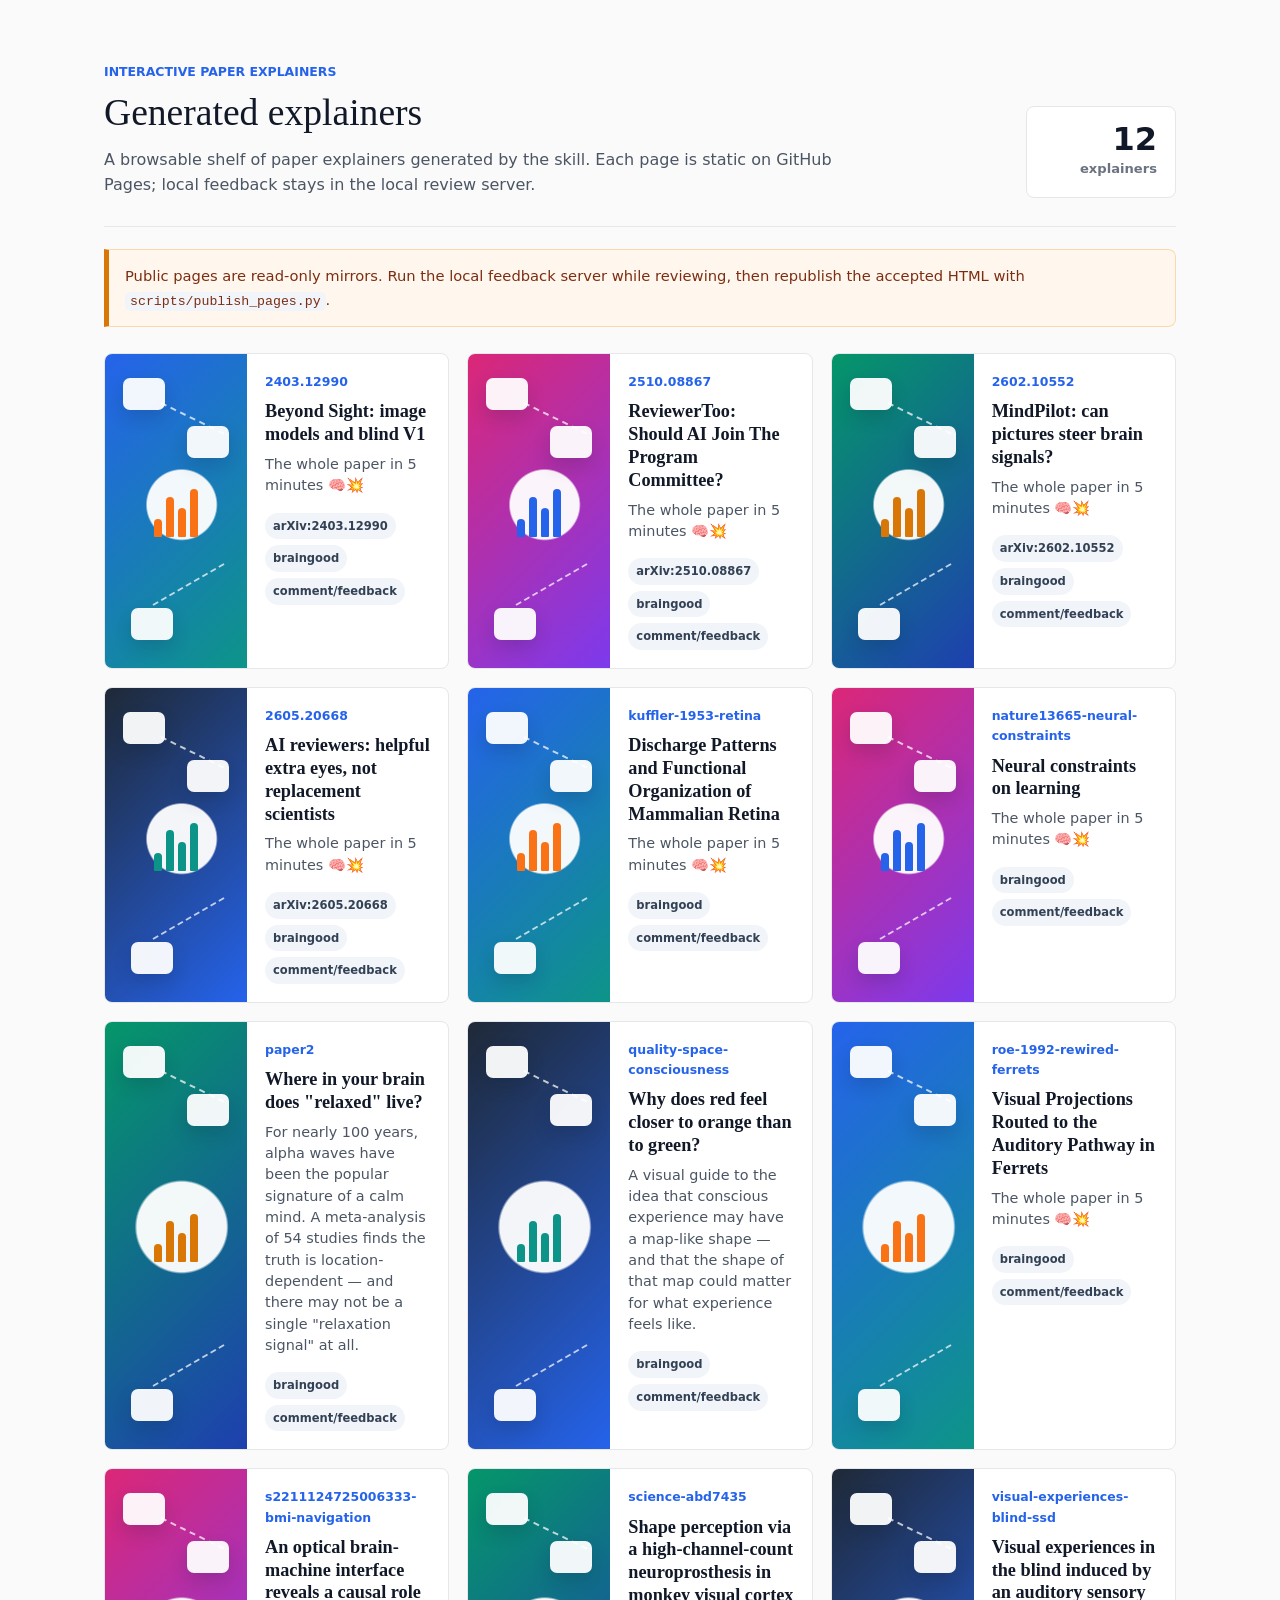
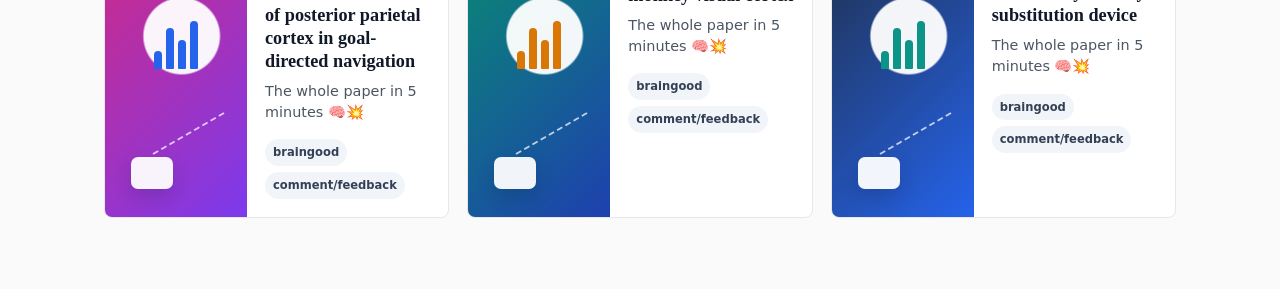
<file: index.html>
<!DOCTYPE html>
<html lang="en">
<head>
  <meta charset="UTF-8">
  <meta name="viewport" content="width=device-width, initial-scale=1.0">
  <title>Interactive Paper Explainers</title>
  <style>
    :root {
      --blue: #2563eb;
      --blue-dark: #1e40af;
      --teal: #0d9488;
      --pink: #db2777;
      --gray: #6b7280;
      --gray-dark: #1f2937;
      --line: #e5e7eb;
      --paper: #ffffff;
      --body: #fafafa;
    }
    * { box-sizing: border-box; }
    body {
      margin: 0;
      background: var(--body);
      color: var(--gray-dark);
      font-family: Georgia, "Times New Roman", serif;
      line-height: 1.62;
      letter-spacing: 0;
    }
    a { color: inherit; }
    .shell {
      max-width: 1120px;
      margin: 0 auto;
      padding: 36px 24px 72px;
    }
    header {
      display: grid;
      grid-template-columns: 1fr auto;
      gap: 24px;
      align-items: end;
      padding: 26px 0 28px;
      border-bottom: 1px solid var(--line);
    }
    .eyebrow {
      margin: 0 0 10px;
      color: var(--blue);
      font-family: system-ui, -apple-system, BlinkMacSystemFont, "Segoe UI", sans-serif;
      font-size: 0.78rem;
      font-weight: 850;
      text-transform: uppercase;
    }
    h1 {
      margin: 0;
      max-width: 760px;
      color: #111827;
      font-size: 2.35rem;
      line-height: 1.12;
      font-weight: 540;
    }
    .subhead {
      margin: 14px 0 0;
      max-width: 760px;
      color: #4b5563;
      font-family: system-ui, -apple-system, BlinkMacSystemFont, "Segoe UI", sans-serif;
      font-size: 1rem;
      line-height: 1.55;
    }
    .count-box {
      min-width: 150px;
      padding: 16px 18px;
      border: 1px solid var(--line);
      border-radius: 8px;
      background: white;
      font-family: system-ui, -apple-system, BlinkMacSystemFont, "Segoe UI", sans-serif;
      text-align: right;
    }
    .count-box strong {
      display: block;
      color: #111827;
      font-size: 2rem;
      line-height: 1;
    }
    .count-box span {
      color: var(--gray);
      font-size: 0.82rem;
      font-weight: 700;
    }
    .notice {
      margin: 22px 0 26px;
      padding: 14px 16px;
      border: 1px solid #fed7aa;
      border-left: 5px solid #d97706;
      border-radius: 0 8px 8px 0;
      background: #fff7ed;
      color: #7c2d12;
      font-family: system-ui, -apple-system, BlinkMacSystemFont, "Segoe UI", sans-serif;
      font-size: 0.92rem;
    }
    .grid {
      display: grid;
      grid-template-columns: repeat(auto-fit, minmax(300px, 1fr));
      gap: 18px;
    }
    .paper-card {
      position: relative;
      display: grid;
      grid-template-columns: 142px 1fr;
      min-height: 212px;
      border: 1px solid var(--line);
      border-radius: 8px;
      background: var(--paper);
      overflow: hidden;
      transition: border-color 0.15s ease, box-shadow 0.15s ease, transform 0.15s ease;
    }
    .paper-card:hover {
      transform: translateY(-2px);
      border-color: var(--blue);
      box-shadow: 0 14px 28px rgba(15, 23, 42, 0.08);
    }
    .paper-link {
      position: absolute;
      inset: 0;
      z-index: 3;
    }
    .paper-visual {
      position: relative;
      min-height: 212px;
      background:
        radial-gradient(circle at 54% 48%, rgba(255,255,255,0.95) 0 19%, transparent 20%),
        linear-gradient(135deg, var(--a), var(--b));
    }
    .paper-visual .node {
      position: absolute;
      width: 42px;
      height: 32px;
      border-radius: 7px;
      background: rgba(255,255,255,0.94);
      box-shadow: 0 8px 18px rgba(15, 23, 42, 0.16);
    }
    .paper-visual .n1 { left: 18px; top: 24px; }
    .paper-visual .n2 { right: 18px; top: 72px; }
    .paper-visual .n3 { left: 26px; bottom: 28px; }
    .paper-visual .line {
      position: absolute;
      height: 2px;
      border-top: 2px dashed rgba(255,255,255,0.72);
      transform-origin: left center;
    }
    .paper-visual .l1 { left: 56px; top: 48px; width: 70px; transform: rotate(26deg); }
    .paper-visual .l2 { left: 48px; bottom: 62px; width: 82px; transform: rotate(-30deg); }
    .paper-visual .bars {
      position: absolute;
      left: 50%;
      top: 50%;
      transform: translate(-50%, -50%);
      display: flex;
      align-items: end;
      gap: 4px;
      height: 52px;
    }
    .paper-visual .bars i {
      width: 8px;
      border-radius: 4px 4px 1px 1px;
      background: var(--c);
    }
    .paper-visual .bars i:nth-child(1) { height: 34%; }
    .paper-visual .bars i:nth-child(2) { height: 78%; }
    .paper-visual .bars i:nth-child(3) { height: 56%; }
    .paper-visual .bars i:nth-child(4) { height: 92%; }
    .paper-copy {
      padding: 18px;
      display: grid;
      align-content: start;
      gap: 8px;
    }
    .paper-slug {
      color: var(--blue);
      font-family: system-ui, -apple-system, BlinkMacSystemFont, "Segoe UI", sans-serif;
      font-size: 0.78rem;
      font-weight: 850;
    }
    .paper-card h2 {
      margin: 0;
      color: #111827;
      font-size: 1.14rem;
      line-height: 1.25;
      font-weight: 760;
    }
    .paper-card p {
      margin: 0;
      color: #4b5563;
      font-family: system-ui, -apple-system, BlinkMacSystemFont, "Segoe UI", sans-serif;
      font-size: 0.9rem;
      line-height: 1.48;
    }
    .badges {
      display: flex;
      flex-wrap: wrap;
      gap: 6px;
      margin-top: 8px;
      font-family: system-ui, -apple-system, BlinkMacSystemFont, "Segoe UI", sans-serif;
    }
    .badges span {
      border-radius: 999px;
      background: #f1f5f9;
      color: #334155;
      padding: 4px 8px;
      font-size: 0.72rem;
      font-weight: 800;
    }
    code {
      padding: 2px 5px;
      border-radius: 5px;
      background: #f1f5f9;
      font-family: ui-monospace, SFMono-Regular, Menlo, Consolas, monospace;
      font-size: 0.9em;
    }
    .empty-state {
      padding: 26px;
      border: 1px dashed #cbd5e1;
      border-radius: 8px;
      background: white;
    }
    @media (max-width: 720px) {
      .shell { padding: 24px 16px 54px; }
      header { grid-template-columns: 1fr; }
      h1 { font-size: 1.85rem; }
      .count-box { text-align: left; }
      .paper-card { grid-template-columns: 1fr; }
      .paper-visual { min-height: 152px; }
    }
  </style>
</head>
<body>
  <main class="shell">
    <header>
      <div>
        <p class="eyebrow">Interactive Paper Explainers</p>
        <h1>Generated explainers</h1>
        <p class="subhead">A browsable shelf of paper explainers generated by the skill. Each page is static on GitHub Pages; local feedback stays in the local review server.</p>
      </div>
      <div class="count-box">
        <strong>12</strong>
        <span>explainers</span>
      </div>
    </header>

    <div class="notice">
      Public pages are read-only mirrors. Run the local feedback server while reviewing, then republish the accepted HTML with <code>scripts/publish_pages.py</code>.
    </div>

    <section class="grid" aria-label="Generated paper explainers">

        <article class="paper-card">
          <a class="paper-link" href="papers/2403.12990/" aria-label="Open Beyond Sight: image models and blind V1"></a>

          <div class="paper-visual" style="--a:#2563eb; --b:#0d9488; --c:#f97316;" aria-hidden="true">
            <span class="node n1"></span>
            <span class="node n2"></span>
            <span class="node n3"></span>
            <span class="line l1"></span>
            <span class="line l2"></span>
            <span class="bars"><i></i><i></i><i></i><i></i></span>
          </div>
          <div class="paper-copy">
            <div class="paper-slug">2403.12990</div>
            <h2>Beyond Sight: image models and blind V1</h2>
            <p>The whole paper in 5 minutes 🧠💥</p>
            <div class="badges"><span>arXiv:2403.12990</span><span>braingood</span><span>comment/feedback</span></div>
          </div>
        </article>

        <article class="paper-card">
          <a class="paper-link" href="papers/2510.08867/" aria-label="Open ReviewerToo: Should AI Join The Program Committee?"></a>

          <div class="paper-visual" style="--a:#db2777; --b:#7c3aed; --c:#2563eb;" aria-hidden="true">
            <span class="node n1"></span>
            <span class="node n2"></span>
            <span class="node n3"></span>
            <span class="line l1"></span>
            <span class="line l2"></span>
            <span class="bars"><i></i><i></i><i></i><i></i></span>
          </div>
          <div class="paper-copy">
            <div class="paper-slug">2510.08867</div>
            <h2>ReviewerToo: Should AI Join The Program Committee?</h2>
            <p>The whole paper in 5 minutes 🧠💥</p>
            <div class="badges"><span>arXiv:2510.08867</span><span>braingood</span><span>comment/feedback</span></div>
          </div>
        </article>

        <article class="paper-card">
          <a class="paper-link" href="papers/2602.10552/" aria-label="Open MindPilot: can pictures steer brain signals?"></a>

          <div class="paper-visual" style="--a:#059669; --b:#1e40af; --c:#d97706;" aria-hidden="true">
            <span class="node n1"></span>
            <span class="node n2"></span>
            <span class="node n3"></span>
            <span class="line l1"></span>
            <span class="line l2"></span>
            <span class="bars"><i></i><i></i><i></i><i></i></span>
          </div>
          <div class="paper-copy">
            <div class="paper-slug">2602.10552</div>
            <h2>MindPilot: can pictures steer brain signals?</h2>
            <p>The whole paper in 5 minutes 🧠💥</p>
            <div class="badges"><span>arXiv:2602.10552</span><span>braingood</span><span>comment/feedback</span></div>
          </div>
        </article>

        <article class="paper-card">
          <a class="paper-link" href="papers/2605.20668/" aria-label="Open AI reviewers: helpful extra eyes, not replacement scientists"></a>

          <div class="paper-visual" style="--a:#1f2937; --b:#2563eb; --c:#0d9488;" aria-hidden="true">
            <span class="node n1"></span>
            <span class="node n2"></span>
            <span class="node n3"></span>
            <span class="line l1"></span>
            <span class="line l2"></span>
            <span class="bars"><i></i><i></i><i></i><i></i></span>
          </div>
          <div class="paper-copy">
            <div class="paper-slug">2605.20668</div>
            <h2>AI reviewers: helpful extra eyes, not replacement scientists</h2>
            <p>The whole paper in 5 minutes 🧠💥</p>
            <div class="badges"><span>arXiv:2605.20668</span><span>braingood</span><span>comment/feedback</span></div>
          </div>
        </article>

        <article class="paper-card">
          <a class="paper-link" href="papers/kuffler-1953-retina/" aria-label="Open Discharge Patterns and Functional Organization of Mammalian Retina"></a>

          <div class="paper-visual" style="--a:#2563eb; --b:#0d9488; --c:#f97316;" aria-hidden="true">
            <span class="node n1"></span>
            <span class="node n2"></span>
            <span class="node n3"></span>
            <span class="line l1"></span>
            <span class="line l2"></span>
            <span class="bars"><i></i><i></i><i></i><i></i></span>
          </div>
          <div class="paper-copy">
            <div class="paper-slug">kuffler-1953-retina</div>
            <h2>Discharge Patterns and Functional Organization of Mammalian Retina</h2>
            <p>The whole paper in 5 minutes 🧠💥</p>
            <div class="badges"><span>braingood</span><span>comment/feedback</span></div>
          </div>
        </article>

        <article class="paper-card">
          <a class="paper-link" href="papers/nature13665-neural-constraints/" aria-label="Open Neural constraints on learning"></a>

          <div class="paper-visual" style="--a:#db2777; --b:#7c3aed; --c:#2563eb;" aria-hidden="true">
            <span class="node n1"></span>
            <span class="node n2"></span>
            <span class="node n3"></span>
            <span class="line l1"></span>
            <span class="line l2"></span>
            <span class="bars"><i></i><i></i><i></i><i></i></span>
          </div>
          <div class="paper-copy">
            <div class="paper-slug">nature13665-neural-constraints</div>
            <h2>Neural constraints on learning</h2>
            <p>The whole paper in 5 minutes 🧠💥</p>
            <div class="badges"><span>braingood</span><span>comment/feedback</span></div>
          </div>
        </article>

        <article class="paper-card">
          <a class="paper-link" href="papers/paper2/" aria-label="Open Where in your brain does &quot;relaxed&quot; live?"></a>

          <div class="paper-visual" style="--a:#059669; --b:#1e40af; --c:#d97706;" aria-hidden="true">
            <span class="node n1"></span>
            <span class="node n2"></span>
            <span class="node n3"></span>
            <span class="line l1"></span>
            <span class="line l2"></span>
            <span class="bars"><i></i><i></i><i></i><i></i></span>
          </div>
          <div class="paper-copy">
            <div class="paper-slug">paper2</div>
            <h2>Where in your brain does &quot;relaxed&quot; live?</h2>
            <p>For nearly 100 years, alpha waves have been the popular signature of a calm mind. A meta-analysis of 54 studies finds the truth is location-dependent — and there may not be a single &quot;relaxation signal&quot; at all.</p>
            <div class="badges"><span>braingood</span><span>comment/feedback</span></div>
          </div>
        </article>

        <article class="paper-card">
          <a class="paper-link" href="papers/quality-space-consciousness/" aria-label="Open Why does red feel closer to orange than to green?"></a>

          <div class="paper-visual" style="--a:#1f2937; --b:#2563eb; --c:#0d9488;" aria-hidden="true">
            <span class="node n1"></span>
            <span class="node n2"></span>
            <span class="node n3"></span>
            <span class="line l1"></span>
            <span class="line l2"></span>
            <span class="bars"><i></i><i></i><i></i><i></i></span>
          </div>
          <div class="paper-copy">
            <div class="paper-slug">quality-space-consciousness</div>
            <h2>Why does red feel closer to orange than to green?</h2>
            <p>A visual guide to the idea that conscious experience may have a map-like shape — and that the shape of that map could matter for what experience feels like.</p>
            <div class="badges"><span>braingood</span><span>comment/feedback</span></div>
          </div>
        </article>

        <article class="paper-card">
          <a class="paper-link" href="papers/roe-1992-rewired-ferrets/" aria-label="Open Visual Projections Routed to the Auditory Pathway in Ferrets"></a>

          <div class="paper-visual" style="--a:#2563eb; --b:#0d9488; --c:#f97316;" aria-hidden="true">
            <span class="node n1"></span>
            <span class="node n2"></span>
            <span class="node n3"></span>
            <span class="line l1"></span>
            <span class="line l2"></span>
            <span class="bars"><i></i><i></i><i></i><i></i></span>
          </div>
          <div class="paper-copy">
            <div class="paper-slug">roe-1992-rewired-ferrets</div>
            <h2>Visual Projections Routed to the Auditory Pathway in Ferrets</h2>
            <p>The whole paper in 5 minutes 🧠💥</p>
            <div class="badges"><span>braingood</span><span>comment/feedback</span></div>
          </div>
        </article>

        <article class="paper-card">
          <a class="paper-link" href="papers/s2211124725006333-bmi-navigation/" aria-label="Open An optical brain-machine interface reveals a causal role of posterior parietal cortex in goal-directed navigation"></a>

          <div class="paper-visual" style="--a:#db2777; --b:#7c3aed; --c:#2563eb;" aria-hidden="true">
            <span class="node n1"></span>
            <span class="node n2"></span>
            <span class="node n3"></span>
            <span class="line l1"></span>
            <span class="line l2"></span>
            <span class="bars"><i></i><i></i><i></i><i></i></span>
          </div>
          <div class="paper-copy">
            <div class="paper-slug">s2211124725006333-bmi-navigation</div>
            <h2>An optical brain-machine interface reveals a causal role of posterior parietal cortex in goal-directed navigation</h2>
            <p>The whole paper in 5 minutes 🧠💥</p>
            <div class="badges"><span>braingood</span><span>comment/feedback</span></div>
          </div>
        </article>

        <article class="paper-card">
          <a class="paper-link" href="papers/science-abd7435/" aria-label="Open Shape perception via a high-channel-count neuroprosthesis in monkey visual cortex"></a>

          <div class="paper-visual" style="--a:#059669; --b:#1e40af; --c:#d97706;" aria-hidden="true">
            <span class="node n1"></span>
            <span class="node n2"></span>
            <span class="node n3"></span>
            <span class="line l1"></span>
            <span class="line l2"></span>
            <span class="bars"><i></i><i></i><i></i><i></i></span>
          </div>
          <div class="paper-copy">
            <div class="paper-slug">science-abd7435</div>
            <h2>Shape perception via a high-channel-count neuroprosthesis in monkey visual cortex</h2>
            <p>The whole paper in 5 minutes 🧠💥</p>
            <div class="badges"><span>braingood</span><span>comment/feedback</span></div>
          </div>
        </article>

        <article class="paper-card">
          <a class="paper-link" href="papers/visual-experiences-blind-ssd/" aria-label="Open Visual experiences in the blind induced by an auditory sensory substitution device"></a>

          <div class="paper-visual" style="--a:#1f2937; --b:#2563eb; --c:#0d9488;" aria-hidden="true">
            <span class="node n1"></span>
            <span class="node n2"></span>
            <span class="node n3"></span>
            <span class="line l1"></span>
            <span class="line l2"></span>
            <span class="bars"><i></i><i></i><i></i><i></i></span>
          </div>
          <div class="paper-copy">
            <div class="paper-slug">visual-experiences-blind-ssd</div>
            <h2>Visual experiences in the blind induced by an auditory sensory substitution device</h2>
            <p>The whole paper in 5 minutes 🧠💥</p>
            <div class="badges"><span>braingood</span><span>comment/feedback</span></div>
          </div>
        </article>
    </section>
  </main>
</body>
</html>
</file>
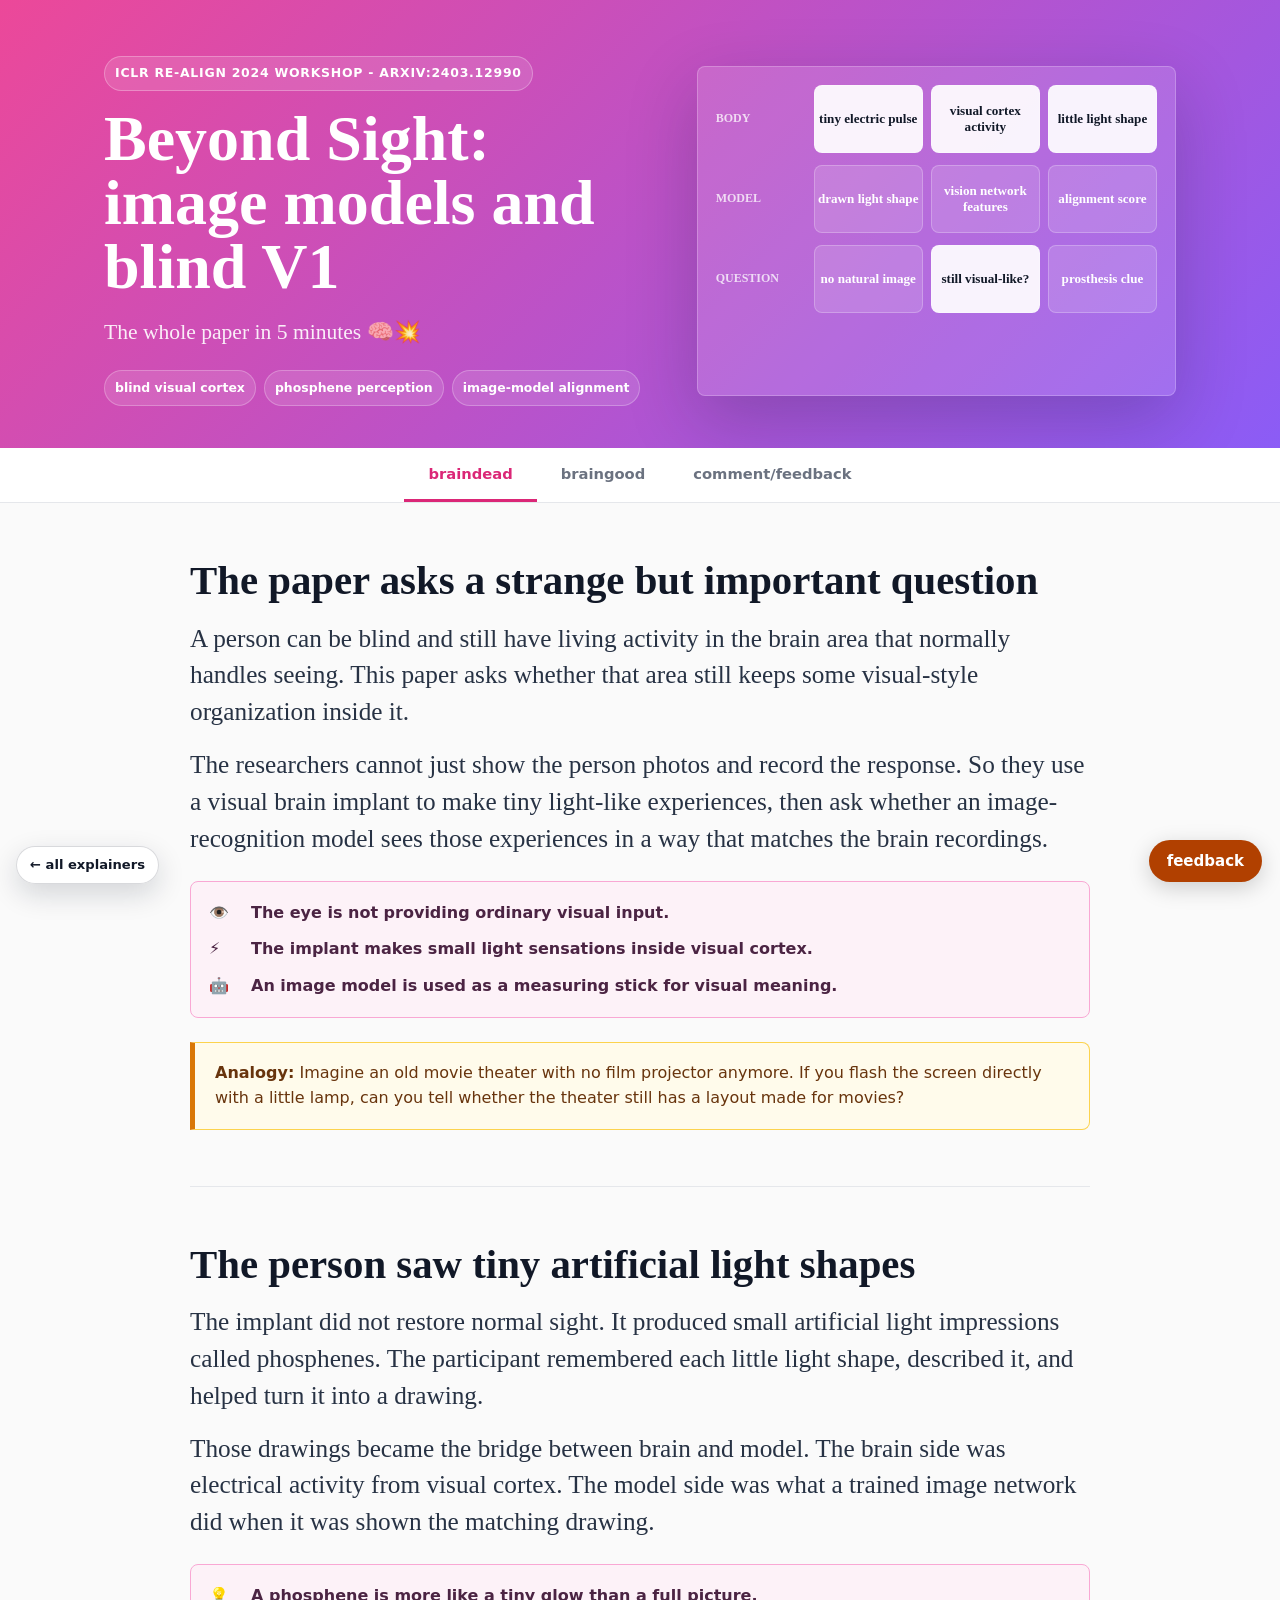
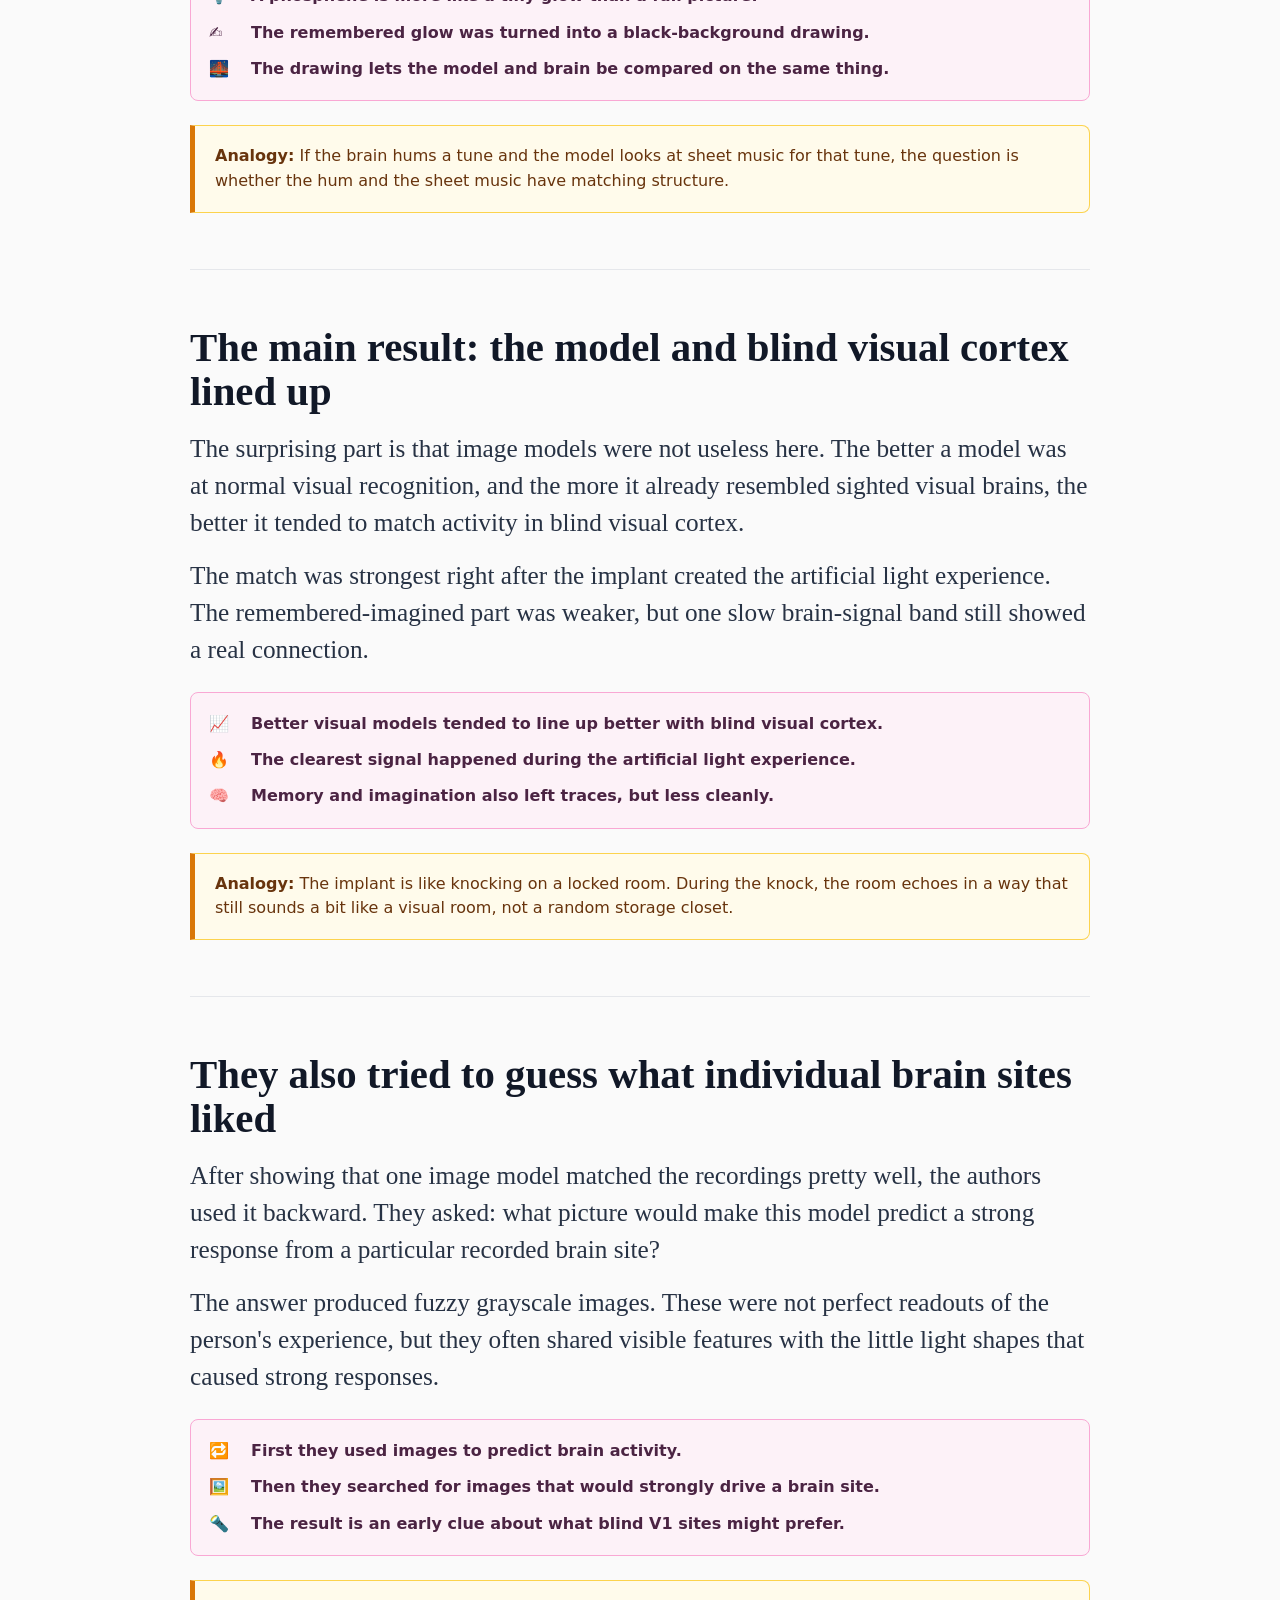
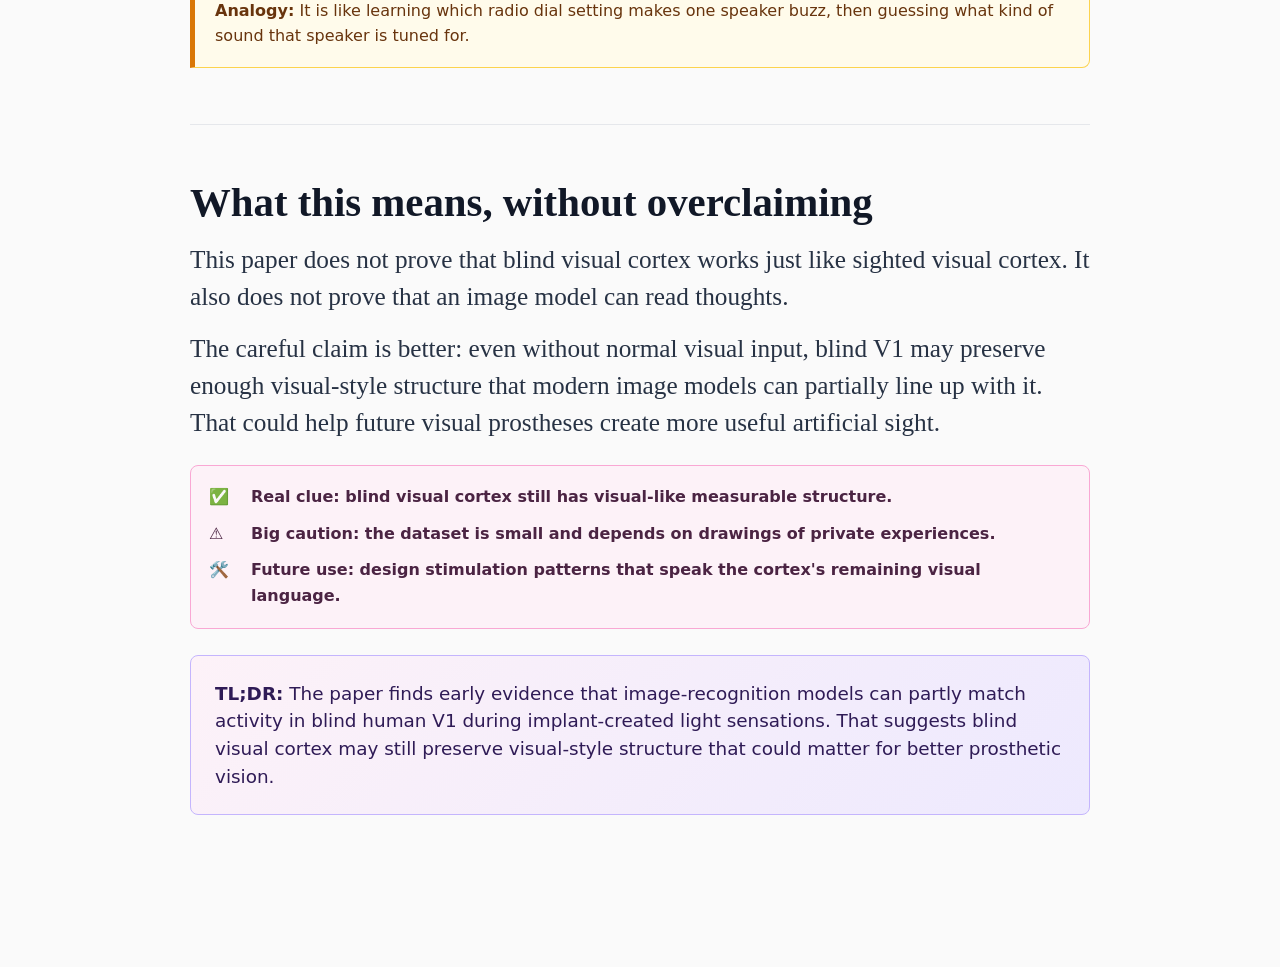
<file: papers/2403.12990/index.html>
<!DOCTYPE html>
<html lang="en">
<head>
  <meta charset="UTF-8">
  <meta name="viewport" content="width=device-width, initial-scale=1.0">
  <title>Beyond Sight - Blind V1 and Image Models</title>
  <style>
    :root {
      --blue: #2563eb;       --blue-light: #dbeafe;     --blue-dark: #1e40af;
      --gray: #6b7280;       --gray-light: #f3f4f6;     --gray-dark: #1f2937;
      --green: #059669;      --green-light: #d1fae5;
      --red: #dc2626;        --red-light: #fee2e2;
      --orange: #d97706;     --orange-light: #fef3c7;
      --purple: #7c3aed;     --purple-light: #ede9fe;
      --teal: #0d9488;       --teal-light: #ccfbf1;
      --pink: #db2777;       --pink-light: #fce7f3;
      --line: #e5e7eb;
      --paper: #ffffff;
      --body: #fafafa;
      --navy: #10223f;
    }

    * { box-sizing: border-box; }

    html { scroll-behavior: smooth; }

    body {
      margin: 0;
      background: var(--body);
      color: var(--gray-dark);
      font-family: Georgia, "Times New Roman", serif;
      line-height: 1.65;
      letter-spacing: 0;
    }

    button,
    .chrome,
    .tab-bar,
    .hero-meta,
    .section-label,
    .stat-box,
    .card,
    .concept-card,
    .callout,
    .caption,
    .quiz-box,
    .feedback-panel,
    .task-stepper,
    .evidence-frame,
    .feature-table,
    .result-board,
    .limits-list,
    .timeline-board {
      font-family: system-ui, -apple-system, BlinkMacSystemFont, "Segoe UI", sans-serif;
    }

    a { color: inherit; }

    .hero {
      color: white;
      background: linear-gradient(135deg, #ec4899 0%, #8b5cf6 100%);
      transition: background 0.2s ease;
    }

    body.mode-normal .hero {
      background: linear-gradient(135deg, #0f172a 0%, #1e40af 54%, #0d9488 100%);
    }

    body.mode-feedback .hero {
      background: linear-gradient(135deg, #111827 0%, #0d9488 100%);
    }

    .hero-inner {
      max-width: 1120px;
      margin: 0 auto;
      padding: 56px 24px 42px;
      display: grid;
      grid-template-columns: minmax(0, 1.08fr) minmax(300px, 0.92fr);
      gap: 30px;
      align-items: center;
    }

    .hero-kicker {
      display: inline-flex;
      gap: 8px;
      align-items: center;
      margin-bottom: 16px;
      padding: 6px 10px;
      border: 1px solid rgba(255,255,255,0.28);
      border-radius: 999px;
      background: rgba(255,255,255,0.12);
      font-family: system-ui, -apple-system, BlinkMacSystemFont, "Segoe UI", sans-serif;
      font-size: 0.78rem;
      font-weight: 820;
      text-transform: uppercase;
      letter-spacing: 0.06em;
    }

    h1 {
      margin: 0;
      max-width: 820px;
      font-size: clamp(2.1rem, 5vw, 4.5rem);
      line-height: 1;
      font-weight: 760;
      letter-spacing: 0;
    }

    .hero-subtitle {
      margin: 18px 0 0;
      max-width: 760px;
      color: rgba(255,255,255,0.9);
      font-size: clamp(1.05rem, 2vw, 1.35rem);
      line-height: 1.45;
    }

    .hero-meta {
      display: flex;
      flex-wrap: wrap;
      gap: 8px;
      margin-top: 22px;
    }

    .hero-meta span {
      padding: 7px 10px;
      border: 1px solid rgba(255,255,255,0.25);
      border-radius: 999px;
      background: rgba(255,255,255,0.12);
      font-size: 0.78rem;
      font-weight: 750;
    }

    .hero-visual {
      min-height: 330px;
      border: 1px solid rgba(255,255,255,0.22);
      border-radius: 8px;
      background: rgba(255,255,255,0.13);
      padding: 18px;
      box-shadow: 0 24px 70px rgba(15,23,42,0.22);
    }

    .hero-circuit {
      display: grid;
      gap: 12px;
      height: 100%;
    }

    .hero-row {
      display: grid;
      grid-template-columns: 90px repeat(3, minmax(0, 1fr));
      gap: 8px;
      align-items: center;
    }

    .hero-label {
      color: rgba(255,255,255,0.76);
      font-size: 0.75rem;
      font-weight: 860;
      text-transform: uppercase;
    }

    .hero-node {
      min-width: 0;
      min-height: 68px;
      display: grid;
      place-items: center;
      border: 1px solid rgba(255,255,255,0.24);
      border-radius: 8px;
      background: rgba(255,255,255,0.14);
      color: white;
      text-align: center;
      font-size: 0.82rem;
      font-weight: 820;
      line-height: 1.2;
      overflow-wrap: anywhere;
      position: relative;
    }

    .hero-node.hot {
      background: rgba(255,255,255,0.92);
      color: #111827;
    }

    .tab-bar {
      position: sticky;
      top: 0;
      z-index: 20;
      display: flex;
      justify-content: center;
      gap: 0;
      border-bottom: 1px solid var(--line);
      background: rgba(255,255,255,0.96);
      backdrop-filter: blur(10px);
    }

    .tab-btn {
      min-height: 54px;
      padding: 0 24px;
      border: 0;
      border-bottom: 3px solid transparent;
      background: transparent;
      color: var(--gray);
      font-size: 0.92rem;
      font-weight: 850;
      cursor: pointer;
    }

    .tab-btn.active {
      color: var(--pink);
      border-bottom-color: var(--pink);
    }

    body.mode-normal .tab-btn.active {
      color: var(--blue-dark);
      border-bottom-color: var(--blue-dark);
    }

    body.mode-feedback .tab-btn.active {
      color: var(--teal);
      border-bottom-color: var(--teal);
    }

    main {
      max-width: 1120px;
      margin: 0 auto;
      padding: 0 24px 80px;
    }

    .tab-panel { display: none; }
    .tab-panel.active { display: block; }

    section {
      padding: 56px 0;
      border-bottom: 1px solid var(--line);
    }

    section:last-child { border-bottom: 0; }

    .section-inner {
      max-width: 1060px;
      margin: 0 auto;
    }

    .section-inner.narrow { max-width: 840px; }

    .section-label {
      margin: 0 0 8px;
      color: var(--blue);
      font-size: 0.78rem;
      font-weight: 900;
      letter-spacing: 0.08em;
      text-transform: uppercase;
    }

    h2 {
      margin: 0 0 16px;
      color: #111827;
      font-size: clamp(1.7rem, 3.5vw, 2.55rem);
      line-height: 1.08;
      letter-spacing: 0;
    }

    h3 {
      margin: 0 0 8px;
      color: #111827;
      line-height: 1.2;
      letter-spacing: 0;
    }

    p { margin: 0 0 16px; }
    p:last-child { margin-bottom: 0; }

    .section-note {
      max-width: 780px;
      margin-bottom: 22px;
      color: var(--gray);
      font-family: system-ui, -apple-system, BlinkMacSystemFont, "Segoe UI", sans-serif;
      font-size: 1rem;
      line-height: 1.55;
    }

    .ez-section {
      max-width: 900px;
      margin: 0 auto;
    }

    .ez-section h2 {
      color: #111827;
    }

    .ez-big {
      font-size: clamp(1.18rem, 2.4vw, 1.58rem);
      line-height: 1.46;
      color: #273244;
    }

    .ez-emoji-block {
      display: grid;
      gap: 10px;
      margin: 24px 0;
      padding: 18px;
      border: 1px solid #f9a8d4;
      border-radius: 8px;
      background: #fdf2f8;
      font-family: system-ui, -apple-system, BlinkMacSystemFont, "Segoe UI", sans-serif;
    }

    .ez-emoji-block div {
      display: grid;
      grid-template-columns: 32px minmax(0, 1fr);
      gap: 10px;
      align-items: start;
      color: #4b2443;
      font-weight: 650;
    }

    .ez-analogy {
      margin: 22px 0 0;
      padding: 18px 20px;
      border: 1px solid #fcd34d;
      border-left: 5px solid var(--orange);
      border-radius: 0 8px 8px 0;
      background: #fffbeb;
      color: #68340d;
      font-family: system-ui, -apple-system, BlinkMacSystemFont, "Segoe UI", sans-serif;
      font-size: 1rem;
      line-height: 1.55;
    }

    .ez-tldr {
      margin-top: 26px;
      padding: 24px;
      border: 1px solid #c4b5fd;
      border-radius: 8px;
      background: linear-gradient(135deg, #fdf2f8, #ede9fe);
      color: #2f1b56;
      font-family: system-ui, -apple-system, BlinkMacSystemFont, "Segoe UI", sans-serif;
      font-size: 1.15rem;
      line-height: 1.5;
    }

    .cards {
      display: grid;
      grid-template-columns: repeat(auto-fit, minmax(230px, 1fr));
      gap: 16px;
      margin-top: 22px;
    }

    .card,
    .concept-card,
    .stat-box,
    .evidence-frame,
    .quiz-box,
    .feedback-panel {
      border: 1px solid var(--line);
      border-radius: 8px;
      background: var(--paper);
      box-shadow: 0 12px 30px rgba(15,23,42,0.06);
    }

    .card,
    .concept-card {
      padding: 18px;
    }

    .card p,
    .concept-card p {
      color: #4b5563;
      font-size: 0.95rem;
      line-height: 1.5;
    }

    .concept-card {
      cursor: pointer;
      transition: border-color 0.15s ease, transform 0.15s ease, box-shadow 0.15s ease;
    }

    .concept-card:hover {
      transform: translateY(-2px);
      border-color: var(--blue);
      box-shadow: 0 16px 34px rgba(37,99,235,0.10);
    }

    .card-detail {
      display: none;
      margin-top: 14px;
      padding-top: 14px;
      border-top: 1px solid var(--line);
      color: #374151;
      font-size: 0.9rem;
      line-height: 1.55;
    }

    .concept-card.open {
      border-color: var(--blue);
      background: #f8fbff;
    }

    .concept-card.open .card-detail { display: block; }

    .hint {
      display: inline-block;
      margin-top: 10px;
      color: var(--blue-dark);
      font-size: 0.78rem;
      font-weight: 820;
    }

    .stats {
      display: grid;
      grid-template-columns: repeat(auto-fit, minmax(170px, 1fr));
      gap: 14px;
      margin: 22px 0;
    }

    .stat-box {
      padding: 18px;
      min-height: 118px;
    }

    .stat-value {
      display: block;
      color: var(--blue-dark);
      font-size: 2rem;
      font-weight: 900;
      line-height: 1;
    }

    .stat-label {
      display: block;
      margin-top: 8px;
      color: #4b5563;
      font-size: 0.85rem;
      font-weight: 720;
      line-height: 1.35;
    }

    .callout {
      margin: 22px 0;
      padding: 16px 18px;
      border: 1px solid #bfdbfe;
      border-left: 5px solid var(--blue);
      border-radius: 0 8px 8px 0;
      background: var(--blue-light);
      color: #173264;
      font-size: 0.98rem;
      line-height: 1.5;
    }

    .callout.green {
      border-color: #86efac;
      border-left-color: var(--green);
      background: var(--green-light);
      color: #064e3b;
    }

    .callout.orange {
      border-color: #fcd34d;
      border-left-color: var(--orange);
      background: var(--orange-light);
      color: #6b3608;
    }

    .callout.purple {
      border-color: #c4b5fd;
      border-left-color: var(--purple);
      background: var(--purple-light);
      color: #3b2076;
    }

    .paper-figure-grid {
      display: grid;
      grid-template-columns: minmax(0, 1.04fr) minmax(300px, 0.96fr);
      gap: 18px;
      align-items: start;
      margin-top: 22px;
    }

    .evidence-frame {
      overflow: hidden;
    }

    .evidence-frame img {
      display: block;
      width: 100%;
      height: auto;
      object-fit: contain;
      background: white;
    }

    .evidence-frame.full {
      grid-column: 1 / -1;
    }

    .caption {
      display: block;
      padding: 12px 14px;
      border-top: 1px solid var(--line);
      color: var(--gray);
      background: #fbfbfc;
      font-size: 0.84rem;
      line-height: 1.4;
    }

    .task-stepper {
      margin-top: 22px;
      border: 1px solid var(--line);
      border-radius: 8px;
      background: white;
      overflow: hidden;
      box-shadow: 0 16px 36px rgba(15,23,42,0.07);
    }

    .step-buttons {
      display: grid;
      grid-template-columns: repeat(5, minmax(0, 1fr));
      border-bottom: 1px solid var(--line);
      background: #f8fafc;
    }

    .step-buttons button {
      min-height: 52px;
      border: 0;
      border-right: 1px solid var(--line);
      background: transparent;
      color: var(--gray);
      font-size: 0.82rem;
      font-weight: 850;
      cursor: pointer;
    }

    .step-buttons button:last-child { border-right: 0; }

    .step-buttons button.active {
      background: white;
      color: var(--blue-dark);
      box-shadow: inset 0 -3px 0 var(--blue);
    }

    .step-body {
      display: grid;
      grid-template-columns: minmax(240px, 0.82fr) minmax(0, 1.18fr);
      gap: 18px;
      padding: 20px;
      align-items: stretch;
    }

    .step-visual {
      min-height: 260px;
      display: grid;
      place-items: center;
      border: 1px solid #dbeafe;
      border-radius: 8px;
      background:
        linear-gradient(180deg, #eff6ff 0%, #ffffff 100%);
      overflow: hidden;
      position: relative;
    }

    .mini-brain {
      width: min(300px, 92%);
      aspect-ratio: 1.08;
      position: relative;
    }

    .brain-shape {
      position: absolute;
      inset: 28px 34px 54px 44px;
      border: 3px solid #94a3b8;
      border-radius: 48% 52% 44% 56%;
      background:
        radial-gradient(circle at 70% 36%, rgba(219,39,119,0.26) 0 11%, transparent 12%),
        radial-gradient(circle at 44% 52%, rgba(37,99,235,0.14) 0 16%, transparent 17%),
        #f8fafc;
    }

    .implant-grid {
      position: absolute;
      right: 48px;
      top: 70px;
      width: 84px;
      height: 84px;
      display: grid;
      grid-template-columns: repeat(8, 1fr);
      gap: 3px;
      padding: 7px;
      border: 1px solid #64748b;
      background: rgba(255,255,255,0.85);
      box-shadow: 0 10px 24px rgba(15,23,42,0.13);
    }

    .implant-grid span {
      border-radius: 50%;
      background: #cbd5e1;
    }

    .implant-grid span.hot { background: var(--pink); }

    .pulse-train {
      position: absolute;
      left: 54px;
      top: 36px;
      width: 130px;
      height: 52px;
      background:
        linear-gradient(90deg, transparent 0 8%, var(--orange) 8% 11%, transparent 11% 18%, var(--orange) 18% 21%, transparent 21% 29%, var(--orange) 29% 32%, transparent 32% 41%, var(--orange) 41% 44%, transparent 44% 100%);
      opacity: 0.85;
    }

    .phosphene-tile {
      position: absolute;
      left: 32px;
      bottom: 28px;
      width: 98px;
      height: 98px;
      border-radius: 8px;
      background: #050505;
      box-shadow: 0 10px 22px rgba(15,23,42,0.2);
    }

    .phosphene-tile::before {
      content: "";
      position: absolute;
      left: 44px;
      top: 24px;
      width: 10px;
      height: 48px;
      border-radius: 999px;
      background: white;
      transform: rotate(-8deg);
      box-shadow: 0 0 14px rgba(255,255,255,0.7);
    }

    .signal-raster {
      width: 88%;
      height: 170px;
      display: grid;
      gap: 4px;
      align-content: center;
    }

    .signal-raster span {
      height: 4px;
      border-radius: 999px;
      background:
        repeating-linear-gradient(90deg, #93c5fd 0 7px, transparent 7px 13px, #0d9488 13px 16px, transparent 16px 24px);
      opacity: 0.74;
    }

    .signal-raster span:nth-child(2n) { transform: translateX(12px); opacity: 0.55; }
    .signal-raster span:nth-child(3n) { transform: translateX(-8px); opacity: 0.85; }

    .memory-loop {
      display: grid;
      grid-template-columns: 1fr 1fr;
      gap: 10px;
      width: 88%;
    }

    .memory-card {
      min-height: 96px;
      display: grid;
      place-items: center;
      border: 1px solid #cbd5e1;
      border-radius: 8px;
      background: white;
      color: #334155;
      font-weight: 850;
      text-align: center;
    }

    .memory-card.dark {
      background: #050505;
      color: white;
    }

    .vector-bars {
      width: 86%;
      height: 180px;
      display: flex;
      align-items: end;
      justify-content: center;
      gap: 8px;
    }

    .vector-bars span {
      width: 18px;
      border-radius: 5px 5px 0 0;
      background: linear-gradient(180deg, var(--blue), #bfdbfe);
    }

    .score-board {
      width: 88%;
      display: grid;
      gap: 14px;
    }

    .score-row {
      display: grid;
      grid-template-columns: 94px 1fr;
      gap: 10px;
      align-items: center;
      color: #334155;
      font-size: 0.82rem;
      font-weight: 850;
    }

    .score-track {
      height: 15px;
      border-radius: 999px;
      background: #e2e8f0;
      overflow: hidden;
    }

    .score-track span {
      display: block;
      height: 100%;
      border-radius: inherit;
      background: linear-gradient(90deg, var(--orange), var(--green));
    }

    .step-copy {
      display: grid;
      gap: 12px;
      align-content: start;
    }

    .step-copy h3 { font-size: 1.35rem; }

    .surface-data-grid {
      display: grid;
      grid-template-columns: repeat(2, minmax(0, 1fr));
      gap: 12px;
    }

    .surface-data-box {
      min-height: 132px;
      padding: 14px;
      border: 1px solid var(--line);
      border-radius: 8px;
      background: #f9fafb;
    }

    .surface-data-box strong {
      display: block;
      margin-bottom: 8px;
      color: var(--blue-dark);
      font-size: 0.78rem;
      text-transform: uppercase;
      letter-spacing: 0.06em;
    }

    .surface-data-box p {
      color: #374151;
      font-size: 0.9rem;
      line-height: 1.48;
    }

    .timeline-board {
      display: grid;
      grid-template-columns: 1.1fr 1fr;
      gap: 18px;
      align-items: start;
      margin-top: 22px;
    }

    .timeline {
      display: grid;
      gap: 12px;
      padding: 18px;
      border: 1px solid var(--line);
      border-radius: 8px;
      background: white;
    }

    .timeline-row {
      display: grid;
      grid-template-columns: 112px 1fr;
      gap: 12px;
      align-items: center;
    }

    .time-pill {
      display: inline-grid;
      place-items: center;
      min-height: 36px;
      border-radius: 999px;
      background: var(--gray-light);
      color: #334155;
      font-size: 0.78rem;
      font-weight: 900;
    }

    .time-track {
      min-height: 42px;
      position: relative;
      border: 1px solid #dbeafe;
      border-radius: 999px;
      background: #eff6ff;
      overflow: hidden;
    }

    .time-track span {
      position: absolute;
      top: 0;
      bottom: 0;
      border-radius: inherit;
    }

    .time-track .stim { left: 0; width: 18%; background: rgba(219,39,119,0.75); }
    .time-track .delay { left: 18%; width: 58%; background: rgba(37,99,235,0.38); }
    .time-track .recall { left: 76%; width: 24%; background: rgba(13,148,136,0.7); }

    .feature-table-wrap {
      margin-top: 22px;
      border: 1px solid var(--line);
      border-radius: 8px;
      background: white;
      overflow-x: auto;
    }

    .bands-mode-toggle {
      display: inline-flex;
      margin-top: 12px;
      padding: 4px;
      border: 1px solid var(--line);
      border-radius: 999px;
      background: var(--gray-light);
      font-family: system-ui, -apple-system, BlinkMacSystemFont, "Segoe UI", sans-serif;
    }

    .bands-mode-toggle button {
      border: 0;
      border-radius: 999px;
      background: transparent;
      padding: 8px 15px;
      color: var(--gray);
      font-size: 0.85rem;
      font-weight: 800;
      cursor: pointer;
    }

    .bands-mode-toggle button.active {
      background: white;
      color: var(--blue-dark);
      box-shadow: 0 1px 3px rgba(15,23,42,0.08);
    }

    .feature-table {
      width: 100%;
      min-width: 760px;
      border-collapse: collapse;
      font-size: 0.9rem;
    }

    .feature-table th,
    .feature-table td {
      padding: 12px 14px;
      border-bottom: 1px solid #eef2f7;
      text-align: left;
      vertical-align: top;
    }

    .feature-table th {
      background: #f8fafc;
      color: #334155;
      font-size: 0.75rem;
      font-weight: 900;
      letter-spacing: 0.06em;
      text-transform: uppercase;
    }

    .feature-table tr:last-child td { border-bottom: 0; }

    .feature-table-wrap.hidden { display: none; }

    .term {
      border-bottom: 1px dotted var(--gray);
      color: #111827;
      font-weight: 820;
      cursor: help;
    }

    .term:hover,
    .term.active {
      background: var(--orange-light);
    }

    .term-tip {
      position: absolute;
      z-index: 9999;
      max-width: 320px;
      padding: 10px 12px;
      border-radius: 8px;
      background: #111827;
      color: white;
      font-family: system-ui, -apple-system, BlinkMacSystemFont, "Segoe UI", sans-serif;
      font-size: 0.86rem;
      line-height: 1.45;
      opacity: 0;
      pointer-events: none;
      transform: translateY(-4px);
      transition: opacity 0.12s ease, transform 0.12s ease;
      box-shadow: 0 8px 24px rgba(15,23,42,0.28);
    }

    .term-tip.visible {
      opacity: 1;
      transform: translateY(0);
    }

    .result-board {
      display: grid;
      gap: 14px;
      margin-top: 20px;
      padding: 18px;
      border: 1px solid var(--line);
      border-radius: 8px;
      background: white;
    }

    .result-row {
      display: grid;
      grid-template-columns: 190px 1fr 120px;
      gap: 12px;
      align-items: center;
      padding-bottom: 12px;
      border-bottom: 1px solid #eef2f7;
    }

    .result-row:last-child {
      padding-bottom: 0;
      border-bottom: 0;
    }

    .result-name {
      color: #111827;
      font-size: 0.9rem;
      font-weight: 850;
    }

    .result-meter {
      height: 16px;
      border-radius: 999px;
      background: #e2e8f0;
      overflow: hidden;
    }

    .result-meter span {
      display: block;
      height: 100%;
      border-radius: inherit;
      background: linear-gradient(90deg, var(--blue), var(--teal));
    }

    .result-note {
      color: var(--gray);
      font-size: 0.82rem;
      font-weight: 760;
    }

    .mei-board {
      display: grid;
      grid-template-columns: 1fr;
      gap: 18px;
      align-items: start;
      margin-top: 22px;
    }

    .mei-explain {
      display: grid;
      gap: 12px;
    }

    .mapping-strip {
      display: grid;
      grid-template-columns: repeat(3, minmax(0, 1fr));
      gap: 10px;
    }

    .mapping-card {
      min-height: 134px;
      padding: 14px;
      border: 1px solid var(--line);
      border-radius: 8px;
      background: white;
      font-family: system-ui, -apple-system, BlinkMacSystemFont, "Segoe UI", sans-serif;
    }

    .mapping-card h4 {
      margin: 0 0 8px;
      color: #111827;
      font-size: 0.92rem;
    }

    .mapping-card p {
      color: #4b5563;
      font-size: 0.86rem;
      line-height: 1.45;
    }

    .limits-list {
      display: grid;
      gap: 12px;
      margin-top: 18px;
    }

    .limit-row {
      display: grid;
      grid-template-columns: 180px 1fr;
      gap: 14px;
      padding: 16px;
      border: 1px solid var(--line);
      border-radius: 8px;
      background: white;
    }

    .limit-row strong {
      color: var(--red);
      font-size: 0.92rem;
    }

    .quiz-box {
      margin-top: 18px;
      padding: 18px;
    }

    .quiz-options {
      display: grid;
      gap: 10px;
      margin-top: 12px;
    }

    .quiz-options button {
      min-height: 46px;
      padding: 10px 12px;
      border: 1px solid var(--line);
      border-radius: 8px;
      background: #f9fafb;
      color: #1f2937;
      text-align: left;
      font-weight: 700;
      cursor: pointer;
    }

    .quiz-options button.correct {
      border-color: var(--green);
      background: var(--green-light);
      color: #064e3b;
    }

    .quiz-options button.wrong {
      border-color: var(--red);
      background: var(--red-light);
      color: #7f1d1d;
    }

    .quiz-feedback {
      display: none;
      margin-top: 12px;
      padding: 12px;
      border-left: 4px solid var(--blue);
      background: var(--blue-light);
      color: #173264;
      font-family: system-ui, -apple-system, BlinkMacSystemFont, "Segoe UI", sans-serif;
      font-size: 0.92rem;
    }

    .quiz-feedback.show { display: block; }

    .feedback-panel {
      padding: 22px;
    }

    .feedback-steps {
      display: grid;
      grid-template-columns: repeat(3, minmax(0, 1fr));
      gap: 14px;
      margin-top: 18px;
    }

    .feedback-actions {
      display: flex;
      flex-wrap: wrap;
      gap: 12px;
      align-items: center;
      margin-top: 18px;
    }

    .primary-btn {
      min-height: 44px;
      border: 0;
      border-radius: 999px;
      background: var(--blue-dark);
      color: white;
      padding: 0 18px;
      font-weight: 850;
      cursor: pointer;
    }

    .feedback-button:disabled {
      cursor: not-allowed;
      opacity: 0.62;
      box-shadow: none;
    }

    code {
      border-radius: 5px;
      background: #f3f4f6;
      padding: 2px 5px;
      font-family: ui-monospace, SFMono-Regular, Menlo, Consolas, monospace;
      font-size: 0.9em;
    }

    .ipe-feedback-fallback {
      position: fixed;
      right: 18px;
      bottom: 18px;
      z-index: 2147483639;
      border: 0;
      border-radius: 999px;
      background: #b14000;
      color: white;
      padding: 12px 18px;
      box-shadow: 0 6px 22px rgba(0,0,0,0.18);
      cursor: pointer;
      font-family: system-ui, -apple-system, BlinkMacSystemFont, "Segoe UI", sans-serif;
      font-size: 15px;
      font-weight: 700;
    }

    @media (max-width: 880px) {
      .hero-inner,
      .paper-figure-grid,
      .step-body,
      .timeline-board,
      .mei-board {
        grid-template-columns: 1fr;
      }

      .hero-visual { min-height: 260px; }
      .hero-row { grid-template-columns: 78px repeat(3, minmax(0, 1fr)); }
      .hero-node { min-height: 56px; font-size: 0.74rem; }
      .step-buttons { grid-template-columns: 1fr; }
      .step-buttons button { border-right: 0; border-bottom: 1px solid var(--line); }
      .surface-data-grid,
      .feedback-steps,
      .mapping-strip {
        grid-template-columns: 1fr;
      }
      .result-row,
      .limit-row {
        grid-template-columns: 1fr;
      }
    }

    @media (max-width: 560px) {
      main { padding: 0 16px 64px; }
      section { padding: 42px 0; }
      .hero-inner { padding: 42px 16px 32px; }
      .hero-circuit { gap: 9px; }
      .hero-row { grid-template-columns: 1fr; }
      .hero-node:not(:last-child)::after { content: none; }
      .tab-btn { flex: 1; padding: 0 8px; font-size: 0.78rem; }
      .stats { grid-template-columns: 1fr; }
      .timeline-row { grid-template-columns: 1fr; }
      .caption { padding-bottom: 76px; }
    }
  
    .ipe-home-link {
      position: fixed;
      left: 16px;
      bottom: 16px;
      z-index: 120;
      display: inline-flex;
      align-items: center;
      min-height: 38px;
      padding: 9px 13px;
      border: 1px solid rgba(15, 23, 42, 0.16);
      border-radius: 999px;
      background: rgba(255, 255, 255, 0.94);
      box-shadow: 0 10px 28px rgba(15, 23, 42, 0.16);
      color: #111827;
      font-family: system-ui, -apple-system, BlinkMacSystemFont, "Segoe UI", sans-serif;
      font-size: 0.82rem;
      font-weight: 850;
      line-height: 1;
      text-decoration: none;
    }
    .ipe-home-link:hover {
      border-color: rgba(37, 99, 235, 0.5);
      color: #1e40af;
      transform: translateY(-1px);
    }
    @media (max-width: 560px) {
      .ipe-home-link {
        left: 10px;
        bottom: 10px;
        min-height: 34px;
        padding: 8px 10px;
        font-size: 0.76rem;
      }
    }
</style>
  <!-- GitHub Pages copy: local feedback runtime stripped by scripts/publish_pages.py. -->
</head>
<body class="mode-ez">
    <a class="ipe-home-link" href="../../" aria-label="Back to all explainers">&larr; all explainers</a>
<header class="hero">
    <div class="hero-inner">
      <div>
        <div class="hero-kicker">ICLR Re-Align 2024 workshop - arXiv:2403.12990</div>
        <h1>Beyond Sight: image models and blind V1</h1>
        <p class="hero-subtitle" id="heroSubtitle">The whole paper in 5 minutes 🧠💥</p>
        <div class="hero-meta">
          <span>blind visual cortex</span>
          <span>phosphene perception</span>
          <span>image-model alignment</span>
        </div>
      </div>
      <div class="hero-visual" aria-label="Visual cortex and model alignment route">
        <div class="hero-circuit">
          <div class="hero-row">
            <div class="hero-label">body</div>
            <div class="hero-node hot">tiny electric pulse</div>
            <div class="hero-node hot">visual cortex activity</div>
            <div class="hero-node hot">little light shape</div>
          </div>
          <div class="hero-row">
            <div class="hero-label">model</div>
            <div class="hero-node">drawn light shape</div>
            <div class="hero-node">vision network features</div>
            <div class="hero-node">alignment score</div>
          </div>
          <div class="hero-row">
            <div class="hero-label">question</div>
            <div class="hero-node">no natural image</div>
            <div class="hero-node hot">still visual-like?</div>
            <div class="hero-node">prosthesis clue</div>
          </div>
        </div>
      </div>
    </div>
  </header>

  <nav class="tab-bar" aria-label="Explainer tabs">
    <button class="tab-btn active" onclick="switchTab('ez', this)">braindead</button>
    <button class="tab-btn" onclick="switchTab('normal', this)">braingood</button>
    <button class="tab-btn" onclick="switchTab('feedback', this)">comment/feedback</button>
  </nav>

  <main>
    <div id="tab-ez" class="tab-panel active">
      <section class="ez-section">
        <h2>The paper asks a strange but important question</h2>
        <p class="ez-big">A person can be blind and still have living activity in the brain area that normally handles seeing. This paper asks whether that area still keeps some visual-style organization inside it.</p>
        <p class="ez-big">The researchers cannot just show the person photos and record the response. So they use a visual brain implant to make tiny light-like experiences, then ask whether an image-recognition model sees those experiences in a way that matches the brain recordings.</p>
        <div class="ez-emoji-block">
          <div><span>👁️</span><span>The eye is not providing ordinary visual input.</span></div>
          <div><span>⚡</span><span>The implant makes small light sensations inside visual cortex.</span></div>
          <div><span>🤖</span><span>An image model is used as a measuring stick for visual meaning.</span></div>
        </div>
        <div class="ez-analogy"><strong>Analogy:</strong> Imagine an old movie theater with no film projector anymore. If you flash the screen directly with a little lamp, can you tell whether the theater still has a layout made for movies?</div>
      </section>

      <section class="ez-section">
        <h2>The person saw tiny artificial light shapes</h2>
        <p class="ez-big">The implant did not restore normal sight. It produced small artificial light impressions called phosphenes. The participant remembered each little light shape, described it, and helped turn it into a drawing.</p>
        <p class="ez-big">Those drawings became the bridge between brain and model. The brain side was electrical activity from visual cortex. The model side was what a trained image network did when it was shown the matching drawing.</p>
        <div class="ez-emoji-block">
          <div><span>💡</span><span>A phosphene is more like a tiny glow than a full picture.</span></div>
          <div><span>✍️</span><span>The remembered glow was turned into a black-background drawing.</span></div>
          <div><span>🌉</span><span>The drawing lets the model and brain be compared on the same thing.</span></div>
        </div>
        <div class="ez-analogy"><strong>Analogy:</strong> If the brain hums a tune and the model looks at sheet music for that tune, the question is whether the hum and the sheet music have matching structure.</div>
      </section>

      <section class="ez-section">
        <h2>The main result: the model and blind visual cortex lined up</h2>
        <p class="ez-big">The surprising part is that image models were not useless here. The better a model was at normal visual recognition, and the more it already resembled sighted visual brains, the better it tended to match activity in blind visual cortex.</p>
        <p class="ez-big">The match was strongest right after the implant created the artificial light experience. The remembered-imagined part was weaker, but one slow brain-signal band still showed a real connection.</p>
        <div class="ez-emoji-block">
          <div><span>📈</span><span>Better visual models tended to line up better with blind visual cortex.</span></div>
          <div><span>🔥</span><span>The clearest signal happened during the artificial light experience.</span></div>
          <div><span>🧠</span><span>Memory and imagination also left traces, but less cleanly.</span></div>
        </div>
        <div class="ez-analogy"><strong>Analogy:</strong> The implant is like knocking on a locked room. During the knock, the room echoes in a way that still sounds a bit like a visual room, not a random storage closet.</div>
      </section>

      <section class="ez-section">
        <h2>They also tried to guess what individual brain sites liked</h2>
        <p class="ez-big">After showing that one image model matched the recordings pretty well, the authors used it backward. They asked: what picture would make this model predict a strong response from a particular recorded brain site?</p>
        <p class="ez-big">The answer produced fuzzy grayscale images. These were not perfect readouts of the person's experience, but they often shared visible features with the little light shapes that caused strong responses.</p>
        <div class="ez-emoji-block">
          <div><span>🔁</span><span>First they used images to predict brain activity.</span></div>
          <div><span>🖼️</span><span>Then they searched for images that would strongly drive a brain site.</span></div>
          <div><span>🔦</span><span>The result is an early clue about what blind V1 sites might prefer.</span></div>
        </div>
        <div class="ez-analogy"><strong>Analogy:</strong> It is like learning which radio dial setting makes one speaker buzz, then guessing what kind of sound that speaker is tuned for.</div>
      </section>

      <section class="ez-section">
        <h2>What this means, without overclaiming</h2>
        <p class="ez-big">This paper does not prove that blind visual cortex works just like sighted visual cortex. It also does not prove that an image model can read thoughts.</p>
        <p class="ez-big">The careful claim is better: even without normal visual input, blind V1 may preserve enough visual-style structure that modern image models can partially line up with it. That could help future visual prostheses create more useful artificial sight.</p>
        <div class="ez-emoji-block">
          <div><span>✅</span><span>Real clue: blind visual cortex still has visual-like measurable structure.</span></div>
          <div><span>⚠️</span><span>Big caution: the dataset is small and depends on drawings of private experiences.</span></div>
          <div><span>🛠️</span><span>Future use: design stimulation patterns that speak the cortex's remaining visual language.</span></div>
        </div>
        <div class="ez-tldr"><strong>TL;DR:</strong> The paper finds early evidence that image-recognition models can partly match activity in blind human V1 during implant-created light sensations. That suggests blind visual cortex may still preserve visual-style structure that could matter for better prosthetic vision.</div>
      </section>
    </div>

    <div id="tab-normal" class="tab-panel">
      <section>
        <div class="section-inner narrow">
          <p class="section-label">The Question</p>
          <h2>Can a vision model help probe visual cortex when there is no natural vision?</h2>
          <p>The paper studies neural activity from an awake blind human participant implanted with a 96-channel intracortical prosthesis in right parafoveal V1. The central problem is methodological as much as scientific: the participant cannot be shown ordinary visual stimuli, but the implant can evoke phosphenes through electrical stimulation.</p>
          <p>The authors ask whether deep neural network activations computed from drawings of those phosphenes align with recorded blind V1 activity. If they do, then image models may provide a bridge for studying and eventually interfacing with blind visual cortex.</p>
          <div class="callout green"><strong>Headline claim:</strong> DNN representations align with blind V1 activity, especially during electrically evoked perception, and better sighted-brain-aligned or higher-ImageNet-accuracy models tend to align better with blind V1.</div>
        </div>
      </section>

      <section>
        <div class="section-inner">
          <p class="section-label">Key Concepts</p>
          <h2>The vocabulary you need before the results</h2>
          <p class="section-note">Click any card to expand it. These concepts carry most of the paper's logic.</p>
          <div class="cards">
            <div class="concept-card" onclick="toggleConcept(this)">
              <h3>Blind V1</h3>
              <p>Primary visual cortex in a blind participant.</p>
              <div class="card-detail">The participant lacks natural visual input, but neural activity in V1 persists. The paper asks whether that activity still has visual representational structure.</div>
              <span class="hint">click to expand</span>
            </div>
            <div class="concept-card" onclick="toggleConcept(this)">
              <h3>Phosphene</h3>
              <p>An artificial visual percept evoked by stimulation.</p>
              <div class="card-detail">Here, one of three chosen electrodes was stimulated, reliably producing spatially distinct light-like percepts that the participant later described and drew.</div>
              <span class="hint">click to expand</span>
            </div>
            <div class="concept-card" onclick="toggleConcept(this)">
              <h3>Representational alignment</h3>
              <p>A score for whether two systems organize inputs similarly.</p>
              <div class="card-detail">The authors compare DNN activations and neural activity using representational similarity analysis and cross-validated linear encoding.</div>
              <span class="hint">click to expand</span>
            </div>
            <div class="concept-card" onclick="toggleConcept(this)">
              <h3>Local field potential</h3>
              <p>A slower population-level electrical signal.</p>
              <div class="card-detail">The paper extracts theta, alpha, beta, and gamma local field potential bands, alongside spiking features, to test which neural signals align with DNN representations.</div>
              <span class="hint">click to expand</span>
            </div>
            <div class="concept-card" onclick="toggleConcept(this)">
              <h3>Maximally exciting image</h3>
              <p>A model-generated guess about what a neuron site likes.</p>
              <div class="card-detail">Using a linear map from ResNet-50 to blind V1, the authors optimize grayscale images predicted to drive specific recorded sites strongly.</div>
              <span class="hint">click to expand</span>
            </div>
          </div>
        </div>
      </section>

      <section>
        <div class="section-inner">
          <p class="section-label">Interactive Widget</p>
          <h2>The experiment as a five-step alignment machine</h2>
          <p class="section-note">Step through the pipeline. The left panel shows the object moving through the experiment; the right panel separates surface experience from hidden data representation.</p>
          <div class="task-stepper">
            <div class="step-buttons" aria-label="Experiment steps">
              <button class="active" type="button" onclick="setTaskStep(0, this)">stimulate</button>
              <button type="button" onclick="setTaskStep(1, this)">record</button>
              <button type="button" onclick="setTaskStep(2, this)">remember</button>
              <button type="button" onclick="setTaskStep(3, this)">model</button>
              <button type="button" onclick="setTaskStep(4, this)">score</button>
            </div>
            <div class="step-body">
              <div class="step-visual" id="taskVisual" aria-label="Current step visual">
                <div class="mini-brain">
                  <div class="pulse-train" aria-hidden="true"></div>
                  <div class="brain-shape" aria-hidden="true"></div>
                  <div class="implant-grid" aria-hidden="true">
                    <span></span><span></span><span></span><span class="hot"></span><span></span><span></span><span></span><span></span>
                    <span></span><span></span><span></span><span></span><span></span><span class="hot"></span><span></span><span></span>
                    <span></span><span></span><span></span><span></span><span></span><span></span><span></span><span></span>
                    <span></span><span class="hot"></span><span></span><span></span><span></span><span></span><span></span><span></span>
                    <span></span><span></span><span></span><span></span><span></span><span></span><span></span><span></span>
                    <span></span><span></span><span></span><span></span><span></span><span></span><span></span><span></span>
                    <span></span><span></span><span></span><span></span><span></span><span></span><span></span><span></span>
                    <span></span><span></span><span></span><span></span><span></span><span></span><span></span><span></span>
                  </div>
                  <div class="phosphene-tile" aria-hidden="true"></div>
                </div>
              </div>
              <div class="step-copy">
                <h3 id="taskTitle">1. Electrical stimulation creates a phosphene</h3>
                <div class="surface-data-grid">
                  <div class="surface-data-box">
                    <strong>Surface layer</strong>
                    <p id="taskSurface">The participant experiences a small light-like shape caused by intracortical electrical stimulation.</p>
                  </div>
                  <div class="surface-data-box">
                    <strong>Data layer</strong>
                    <p id="taskData">One of three selected electrodes is stimulated with a 167 ms cathodic-first biphasic pulse train.</p>
                  </div>
                </div>
                <div class="callout" id="taskTakeaway">The experiment creates a visual percept without natural visual input, giving the researchers a stimulus-like event inside blind V1.</div>
              </div>
            </div>
          </div>
          <div class="paper-figure-grid">
            <div class="evidence-frame full">
              <img src="assets/figure-1-workflow.png" alt="Figure 1 schematic showing stimulation, recording, drawing, image model representations, and alignment function">
              <span class="caption">Figure 1 evidence: the paper's own schematic shows the two tracks that must be compared: neural representations from blind V1 and image-model representations from the drawn percept.</span>
            </div>
          </div>
        </div>
      </section>

      <section>
        <div class="section-inner">
          <p class="section-label">Method</p>
          <h2>What was measured and how it became comparable</h2>
          <div class="stats">
            <div class="stat-box">
              <span class="stat-value">96</span>
              <span class="stat-label">intracortical channels in right parafoveal V1</span>
            </div>
            <div class="stat-box">
              <span class="stat-value">90</span>
              <span class="stat-label">trials in the working memory task</span>
            </div>
            <div class="stat-box">
              <span class="stat-value">3</span>
              <span class="stat-label">chosen stimulating electrodes producing distinct phosphenes</span>
            </div>
            <div class="stat-box">
              <span class="stat-value">167 ms</span>
              <span class="stat-label">duration of the stimulation pulse train</span>
            </div>
            <div class="stat-box">
              <span class="stat-value">244 x 244</span>
              <span class="stat-label">pixel canvas used for digitized phosphene drawings</span>
            </div>
            <div class="stat-box">
              <span class="stat-value">69</span>
              <span class="stat-label">Brain-Score models tested for DNN-blind V1 alignment</span>
            </div>
          </div>

          <div class="timeline-board">
            <div class="timeline" aria-label="Working memory task timeline">
              <div class="timeline-row">
                <span class="time-pill">stimulation</span>
                <div class="time-track"><span class="stim"></span></div>
              </div>
              <div class="timeline-row">
                <span class="time-pill">delay</span>
                <div class="time-track"><span class="delay"></span></div>
              </div>
              <div class="timeline-row">
                <span class="time-pill">recall</span>
                <div class="time-track"><span class="recall"></span></div>
              </div>
              <div class="callout orange"><strong>Task logic:</strong> stimulation evokes the percept, the participant keeps it in working memory for 3-5 s, then an audio cue triggers vivid recall of shape, brightness, and visual-field location.</div>
            </div>
            <div class="timeline">
              <h3>Alignment calculation</h3>
              <p>The paper uses two comparison routes: representational similarity analysis and linear encoding. For linear encoding, DNN activations are projected with principal components, mapped to neural activity with ridge regression, and scored with Pearson correlation on held-out electrode data.</p>
              <p>The baseline is important: the authors also compare against drawing-only alignment without DNN features, so the question is whether the model adds visual representational structure beyond the raw drawing.</p>
            </div>
          </div>

          <div class="bands-mode-toggle" aria-label="Feature table mode">
            <button class="active" onclick="setBandsMode('plain', this)">Plain language</button>
            <button onclick="setBandsMode('science', this)">Scientific (with jargon)</button>
          </div>
          <div class="feature-table-wrap" id="bandsTablePlain">
            <table class="feature-table">
              <thead><tr><th>Feature</th><th>Plain meaning</th><th>Why it matters here</th></tr></thead>
              <tbody>
                <tr><td>Spike count style signals</td><td>Fast "did cells fire?" measurements.</td><td>These directly track neural firing during stimulation.</td></tr>
                <tr><td>Whole spike-envelope signal</td><td>A threshold-free estimate of spiking energy.</td><td>This was the strongest ResNet-50 stimulation-period match.</td></tr>
                <tr><td>Slow population rhythms</td><td>Shared electrical rhythms from groups of neurons.</td><td>These matter for delay and recall because imagery may appear more in slower activity.</td></tr>
                <tr><td>Drawing-only baseline</td><td>How far the phosphene image alone gets without model features.</td><td>DNNs only matter if they beat this baseline.</td></tr>
              </tbody>
            </table>
          </div>
          <div class="feature-table-wrap hidden" id="bandsTableScience">
            <table class="feature-table">
              <thead><tr><th>Feature</th><th>Scientific form</th><th>Role in the paper</th></tr></thead>
              <tbody>
                <tr><td><span class="term" title="Multi-unit activity: spikes from nearby neurons detected after bandpass filtering and thresholding.">MUA</span></td><td>500-5000 Hz bandpass, spike thresholding, peri-stimulus time histogram.</td><td>Used as one spiking feature set for alignment.</td></tr>
                <tr><td><span class="term" title="Entire or envelope spiking activity: threshold-free approximation of spiking activity.">ESA</span></td><td>750-7500 Hz bandpass, rectification, lowpass envelope, 10 ms bins.</td><td>In ResNet-50 stimulation, ESA had the strongest average correlation, r = 0.518.</td></tr>
                <tr><td><span class="term" title="Local field potential: lower-frequency population-level electrical activity.">LFP</span></td><td>Theta 4-8 Hz, alpha 8-13 Hz, beta 13-30 Hz, gamma 30-100 Hz.</td><td>Beta was the only recall-period activity significantly above baseline.</td></tr>
                <tr><td><span class="term" title="Representational similarity analysis: compares pairwise similarity patterns between systems.">RSA</span> and <span class="term" title="Linear encoding: learns a linear map from model features to neural activity.">linear encoding</span></td><td>Dissimilarity-matrix comparison and cross-validated ridge regression.</td><td>Two complementary ways to score DNN-blind V1 alignment.</td></tr>
              </tbody>
            </table>
          </div>
        </div>
      </section>

      <section>
        <div class="section-inner">
          <p class="section-label">Results</p>
          <h2>Across models, visual competence predicted blind V1 alignment</h2>
          <p class="section-note">Figure 2 is the paper's main cross-model result. The top row is stimulation-evoked activity; the bottom row is recall. The upward trends mean that models more aligned with sighted brains or better at ImageNet also tended to align better with blind V1.</p>
          <div class="evidence-frame">
            <img src="assets/figure-2-alignment.png" alt="Figure 2 showing blind V1 alignment distributions and scatterplots against sighted V1 predictivity, sighted neural predictivity, and ImageNet accuracy">
            <span class="caption">Figure 2 evidence: electrically evoked blind V1 alignment scores were significantly above drawing-only baseline for all feature sets except LFP gamma. Recall-period alignment was weaker, with LFP beta as the standout above-baseline feature.</span>
          </div>

          <div class="result-board" aria-label="Result summary meters">
            <div class="result-row">
              <div class="result-name">Stimulation vs baseline</div>
              <div class="result-meter"><span style="width: 86%"></span></div>
              <div class="result-note">broadly positive</div>
            </div>
            <div class="result-row">
              <div class="result-name">Recall vs baseline</div>
              <div class="result-meter"><span style="width: 38%"></span></div>
              <div class="result-note">mostly weak</div>
            </div>
            <div class="result-row">
              <div class="result-name">Sighted neural predictivity link</div>
              <div class="result-meter"><span style="width: 68%"></span></div>
              <div class="result-note">moderate positive</div>
            </div>
            <div class="result-row">
              <div class="result-name">ImageNet accuracy link</div>
              <div class="result-meter"><span style="width: 74%"></span></div>
              <div class="result-note">moderate positive</div>
            </div>
          </div>

          <div class="callout"><strong>Interpretation:</strong> the effect is not simply "the drawing contains the shape." Models that learn richer visual features add predictive structure for blind V1 activity during artificial visual perception.</div>
        </div>
      </section>

      <section>
        <div class="section-inner">
          <p class="section-label">ResNet-50 Probe</p>
          <h2>What changed across stimulation, delay, and recall</h2>
          <p class="section-note">The focused ResNet-50 analysis asks where the alignment lives in time and signal type.</p>
          <div class="evidence-frame">
            <img src="assets/figure-3-resnet-meis.png" alt="Figure 3 showing ResNet-50 blind V1 alignment across stimulation, delay, recall, and phosphene versus MEI examples">
            <span class="caption">Figure 3 evidence: during the first 200 ms of stimulation, all measured activity types except LFP gamma significantly correlated with ResNet-50 outputs; ESA was strongest on average. During post-stimulation delay, theta, alpha, and beta local field potentials remained significant. During recall, only beta local field potential was significant.</span>
          </div>
          <div class="stats">
            <div class="stat-box">
              <span class="stat-value">r = 0.518</span>
              <span class="stat-label">average ESA correlation during stimulation in the ResNet-50 analysis</span>
            </div>
            <div class="stat-box">
              <span class="stat-value">167-367 ms</span>
              <span class="stat-label">post-stimulation window where theta, alpha, and beta LFP stayed positive</span>
            </div>
            <div class="stat-box">
              <span class="stat-value">p &lt; 0.01</span>
              <span class="stat-label">recall-period beta LFP significance reported for ResNet-50</span>
            </div>
          </div>
        </div>
      </section>

      <section>
        <div class="section-inner">
          <p class="section-label">Interpretability</p>
          <h2>Using the aligned model backward to ask what blind V1 sites prefer</h2>
          <div class="mei-board">
            <div class="evidence-frame">
              <img src="assets/figure-3-phosphene-mei-strip.png" alt="Figure 3B crop showing nine perceived phosphenes and corresponding maximally exciting images">
              <span class="caption">Figure 3B crop: top row shows the participant's rendered phosphenes; bottom row shows model-predicted maximally exciting images for the most responsive neural sites.</span>
            </div>
            <div class="mei-explain">
              <p>The authors fit a linear model from the first layer of ResNet-50 to blind V1 activity, then searched for grayscale images predicted to maximize a selected neural site's response. This is a proof of concept, not a finished decoder.</p>
              <div class="mapping-strip">
                <div class="mapping-card">
                  <h4>1. Phosphene</h4>
                  <p>The artificial percept is drawn as a small grayscale shape on black.</p>
                </div>
                <div class="mapping-card">
                  <h4>2. Neural site</h4>
                  <p>The paper picks a recording site that fired strongly for that phosphene.</p>
                </div>
                <div class="mapping-card">
                  <h4>3. MEI</h4>
                  <p>The model searches for an image predicted to drive that site maximally.</p>
                </div>
              </div>
              <div class="callout purple"><strong>Why this matters:</strong> if future datasets are larger and more diverse, this approach could help infer what blind V1 sites are functionally tuned for, which may inform visual prosthesis stimulation strategies.</div>
            </div>
          </div>
        </div>
      </section>

      <section>
        <div class="section-inner">
          <p class="section-label">Implications</p>
          <h2>What changes if this result holds up?</h2>
          <div class="cards">
            <div class="card">
              <h3>For visual prostheses</h3>
              <p>DNN-aligned models could help design stimulation patterns that better match the remaining visual representational structure in blind V1.</p>
            </div>
            <div class="card">
              <h3>For blindness and plasticity</h3>
              <p>The result suggests blind V1 may preserve visual-style processing capacity while also being reorganized by blindness and non-visual use.</p>
            </div>
            <div class="card">
              <h3>For model neuroscience</h3>
              <p>Brain-like image models may be useful beyond sighted animal datasets, extending representational alignment tools into human neuroprosthetic contexts.</p>
            </div>
          </div>
        </div>
      </section>

      <section>
        <div class="section-inner">
          <p class="section-label">Limits</p>
          <h2>What the paper does not settle</h2>
          <div class="limits-list">
            <div class="limit-row">
              <strong>One participant</strong>
              <p>The analysis is exploratory and based on a single blind human participant with an intracortical prosthesis.</p>
            </div>
            <div class="limit-row">
              <strong>Few percepts</strong>
              <p>The dataset contains a limited number of neural responses and visual percepts, so broad claims about blind V1 tuning need more data.</p>
            </div>
            <div class="limit-row">
              <strong>Drawing dependence</strong>
              <p>DNN inputs are phosphene drawings refined with a sighted researcher. The method depends on how private percepts are translated into images.</p>
            </div>
            <div class="limit-row">
              <strong>Mechanism unresolved</strong>
              <p>The paper cannot fully separate preserved visual processing from cortical reorganization or from special mechanisms of electrical stimulation.</p>
            </div>
          </div>
        </div>
      </section>

      <section>
        <div class="section-inner narrow">
          <p class="section-label">Quiz</p>
          <h2>Check your model of the paper</h2>
          <div class="quiz-box">
            <h3>1. Why did the authors use phosphene drawings as DNN inputs?</h3>
            <div class="quiz-options">
              <button type="button" onclick="answerQuiz(this, false)">Because the participant was shown ordinary photographs.</button>
              <button type="button" onclick="answerQuiz(this, true)">Because the drawings gave the DNN a visual input corresponding to the participant's artificial percept.</button>
              <button type="button" onclick="answerQuiz(this, false)">Because the model was trained on the participant's recordings.</button>
            </div>
            <div class="quiz-feedback">Correct: the DNN needed an image-like input, and the phosphene drawings were the closest available representation of the participant's perceived light shapes.</div>
          </div>

          <div class="quiz-box">
            <h3>2. Which period produced the clearest DNN-blind V1 alignment?</h3>
            <div class="quiz-options">
              <button type="button" onclick="answerQuiz(this, true)">The electrical stimulation period.</button>
              <button type="button" onclick="answerQuiz(this, false)">The recall period only.</button>
              <button type="button" onclick="answerQuiz(this, false)">Only spontaneous activity before the task.</button>
            </div>
            <div class="quiz-feedback">The strongest evidence was during electrically evoked activity. Recall and delay had weaker, more feature-specific evidence.</div>
          </div>

          <div class="quiz-box">
            <h3>3. What is the safest interpretation of the MEI images?</h3>
            <div class="quiz-options">
              <button type="button" onclick="answerQuiz(this, false)">They are exact reconstructions of what the participant saw.</button>
              <button type="button" onclick="answerQuiz(this, false)">They prove blind V1 is identical to sighted V1.</button>
              <button type="button" onclick="answerQuiz(this, true)">They are a proof-of-concept probe of what model-aligned neural sites might prefer.</button>
            </div>
            <div class="quiz-feedback">The authors explicitly frame MEIs as promising but preliminary, especially because the dataset is small.</div>
          </div>
        </div>
      </section>
    </div>

    <div id="tab-feedback" class="tab-panel">
      <section class="feedback-section">
        <div class="section-inner narrow">
          <p class="section-label">comment/feedback</p>
          <h2>Leave review notes on the local page</h2>
          <div class="feedback-panel">
            <p>This public GitHub Pages copy is read-only. The live feedback workflow runs in the local server version, where submitted batches are saved locally so Codex can process comments and update this page before the next publish.</p>
            <div class="feedback-steps">
              <div class="card">
                <h3>Open the panel</h3>
                <p>Use the feedback launcher or the button below to open the floating review panel.</p>
              </div>
              <div class="card">
                <h3>Attach a note</h3>
                <p>Highlight confusing wording, select a visual block, or leave a general comment.</p>
              </div>
              <div class="card">
                <h3>Submit batch</h3>
                <p>The server appends your review to the local inbox for processing.</p>
              </div>
            </div>
            <div class="feedback-actions">
              <button class="primary-btn" type="button" disabled>feedback panel is local-only</button>
              <span class="caption">Inbox path: <code>papers/2403.12990/feedback/inbox.jsonl</code></span>
            </div>
          </div>
        </div>
      </section>
    </div>
  </main>

  <script>
    const heroSubtitles = {
      ez: "The whole paper in 5 minutes 🧠💥",
      normal: "The rigorous version: prosthesis task, DNN alignment, ResNet-50 probes, and limits",
      feedback: "Review surface for highlights, element selection, and feedback batches"
    };

    const taskSteps = [
      {
        title: "1. Electrical stimulation creates a phosphene",
        visual: "brain",
        surface: "The participant experiences a small light-like shape caused by intracortical electrical stimulation.",
        data: "One of three selected electrodes is stimulated with a 167 ms cathodic-first biphasic pulse train.",
        takeaway: "The experiment creates a visual percept without natural visual input, giving the researchers a stimulus-like event inside blind V1."
      },
      {
        title: "2. V1 activity is recorded across the task",
        visual: "raster",
        surface: "The participant goes through stimulation, delay, and recall while the implant area is recorded.",
        data: "Activity is extracted from 96 channels as spiking features and local field potential bands.",
        takeaway: "The neural representation is not one number; it is a channel-by-time pattern with several possible feature readouts."
      },
      {
        title: "3. The percept is remembered and drawn",
        visual: "memory",
        surface: "After repeated trials, the participant describes and draws the perceived phosphene in detail.",
        data: "The drawing becomes a 244 x 244 grayscale image on black, scaled and placed according to the reported visual field location.",
        takeaway: "The drawing is the bridge from private perception to an image-like input a DNN can process."
      },
      {
        title: "4. Image models produce latent features",
        visual: "vector",
        surface: "A DNN sees the phosphene drawing as an image.",
        data: "Model activations are projected and used as candidate visual representations for the same percept.",
        takeaway: "The model is not trained to predict this person's brain; its pre-existing visual features are tested for alignment."
      },
      {
        title: "5. An alignment function scores the match",
        visual: "score",
        surface: "The result is a score saying how similarly the model and blind V1 represent the percept.",
        data: "The paper uses representational similarity analysis and cross-validated ridge regression scored by Pearson correlation.",
        takeaway: "Better-than-baseline alignment means model features explain neural structure beyond the raw phosphene drawing."
      }
    ];

    function switchTab(tab, btn) {
      document.querySelectorAll(".tab-panel").forEach((el) => el.classList.remove("active"));
      document.querySelectorAll(".tab-btn").forEach((el) => el.classList.remove("active"));
      document.getElementById("tab-" + tab).classList.add("active");
      if (btn) btn.classList.add("active");
      document.body.classList.remove("mode-ez", "mode-normal", "mode-feedback");
      document.body.classList.add(tab === "normal" ? "mode-normal" : tab === "feedback" ? "mode-feedback" : "mode-ez");
      document.getElementById("heroSubtitle").textContent = heroSubtitles[tab];
    }

    function toggleConcept(card) {
      card.classList.toggle("open");
    }

    function setTaskStep(index, btn) {
      const step = taskSteps[index];
      if (!step) return;
      document.querySelectorAll(".step-buttons button").forEach((button) => button.classList.remove("active"));
      if (btn) btn.classList.add("active");
      document.getElementById("taskTitle").textContent = step.title;
      document.getElementById("taskSurface").textContent = step.surface;
      document.getElementById("taskData").textContent = step.data;
      document.getElementById("taskTakeaway").textContent = step.takeaway;
      document.getElementById("taskVisual").innerHTML = renderTaskVisual(step.visual);
    }

    function renderTaskVisual(kind) {
      if (kind === "raster") {
        return '<div class="signal-raster" aria-hidden="true">' + Array.from({ length: 24 }, () => "<span></span>").join("") + "</div>";
      }
      if (kind === "memory") {
        return '<div class="memory-loop" aria-hidden="true"><div class="memory-card dark">phosphene</div><div class="memory-card">delay</div><div class="memory-card">audio cue</div><div class="memory-card dark">recall</div></div>';
      }
      if (kind === "vector") {
        const heights = [26, 72, 44, 86, 58, 36, 78, 51, 66, 31, 92, 48];
        return '<div class="vector-bars" aria-hidden="true">' + heights.map((h) => '<span style="height:' + h + '%"></span>').join("") + "</div>";
      }
      if (kind === "score") {
        return '<div class="score-board" aria-hidden="true"><div class="score-row"><span>drawing only</span><div class="score-track"><span style="width:42%"></span></div></div><div class="score-row"><span>DNN features</span><div class="score-track"><span style="width:76%"></span></div></div><div class="score-row"><span>held-out test</span><div class="score-track"><span style="width:64%"></span></div></div></div>';
      }
      return '<div class="mini-brain"><div class="pulse-train" aria-hidden="true"></div><div class="brain-shape" aria-hidden="true"></div><div class="implant-grid" aria-hidden="true">' +
        Array.from({ length: 64 }, (_, i) => '<span' + ([3, 13, 25].includes(i) ? ' class="hot"' : "") + '></span>').join("") +
        '</div><div class="phosphene-tile" aria-hidden="true"></div></div>';
    }

    function setBandsMode(mode, btn) {
      const plain = document.getElementById("bandsTablePlain");
      const science = document.getElementById("bandsTableScience");
      if (!plain || !science) return;
      plain.classList.toggle("hidden", mode === "science");
      science.classList.toggle("hidden", mode !== "science");
      document.querySelectorAll(".bands-mode-toggle button").forEach((button) => button.classList.remove("active"));
      if (btn) btn.classList.add("active");
    }

    (function setupTermTips() {
      const tip = document.createElement("div");
      tip.className = "term-tip";
      document.body.appendChild(tip);
      let activeTerm = null;

      document.querySelectorAll(".term[title]").forEach((term) => {
        term.setAttribute("data-def", term.getAttribute("title"));
        term.removeAttribute("title");
      });

      function show(term) {
        const text = term.getAttribute("data-def");
        if (!text) return;
        tip.textContent = text;
        const rect = term.getBoundingClientRect();
        tip.style.left = (rect.left + window.scrollX) + "px";
        tip.style.top = (rect.bottom + window.scrollY + 10) + "px";
        tip.classList.add("visible");
        requestAnimationFrame(() => {
          const tr = tip.getBoundingClientRect();
          if (tr.right > window.innerWidth - 12) {
            tip.style.left = (window.innerWidth - tr.width - 12 + window.scrollX) + "px";
          }
        });
        if (activeTerm && activeTerm !== term) activeTerm.classList.remove("active");
        term.classList.add("active");
        activeTerm = term;
      }

      function hide() {
        tip.classList.remove("visible");
        if (activeTerm) activeTerm.classList.remove("active");
        activeTerm = null;
      }

      document.addEventListener("mouseover", (event) => {
        const term = event.target.closest && event.target.closest(".term");
        if (term) show(term);
      });
      document.addEventListener("mouseout", (event) => {
        const term = event.target.closest && event.target.closest(".term");
        if (term) hide();
      });
      document.addEventListener("click", (event) => {
        const term = event.target.closest && event.target.closest(".term");
        if (term) {
          event.preventDefault();
          if (activeTerm === term) hide(); else show(term);
        } else if (activeTerm) {
          hide();
        }
      });
      window.addEventListener("scroll", hide, { passive: true });
    })();

    function answerQuiz(btn, correct) {
      const box = btn.closest(".quiz-box");
      box.querySelectorAll(".quiz-options button").forEach((button) => {
        button.classList.remove("correct", "wrong");
      });
      btn.classList.add(correct ? "correct" : "wrong");
      box.querySelector(".quiz-feedback").classList.add("show");
    }

    function openFeedbackPanel() {
      const toggle = document.getElementById("cf-toggle");
      if (toggle) {
        toggle.click();
        return;
      }
      window.setTimeout(() => {
        const retryToggle = document.getElementById("cf-toggle");
        if (retryToggle) retryToggle.click();
      }, 250);
    }

    function ensureFeedbackFallback() {
      const existingFallback = document.getElementById("ipe-feedback-fallback");
      const runtimeToggle = document.getElementById("cf-toggle");
      if (runtimeToggle) {
        if (existingFallback) existingFallback.remove();
        return;
      }
      if (existingFallback) return;
      const fallback = document.createElement("button");
      fallback.id = "ipe-feedback-fallback";
      fallback.className = "ipe-feedback-fallback";
      fallback.type = "button";
      fallback.textContent = "feedback";
      fallback.addEventListener("click", openFeedbackPanel);
      document.body.appendChild(fallback);
    }

    window.setTimeout(ensureFeedbackFallback, 500);
    window.setTimeout(ensureFeedbackFallback, 1500);
  </script>
</body>
</html>
</file>
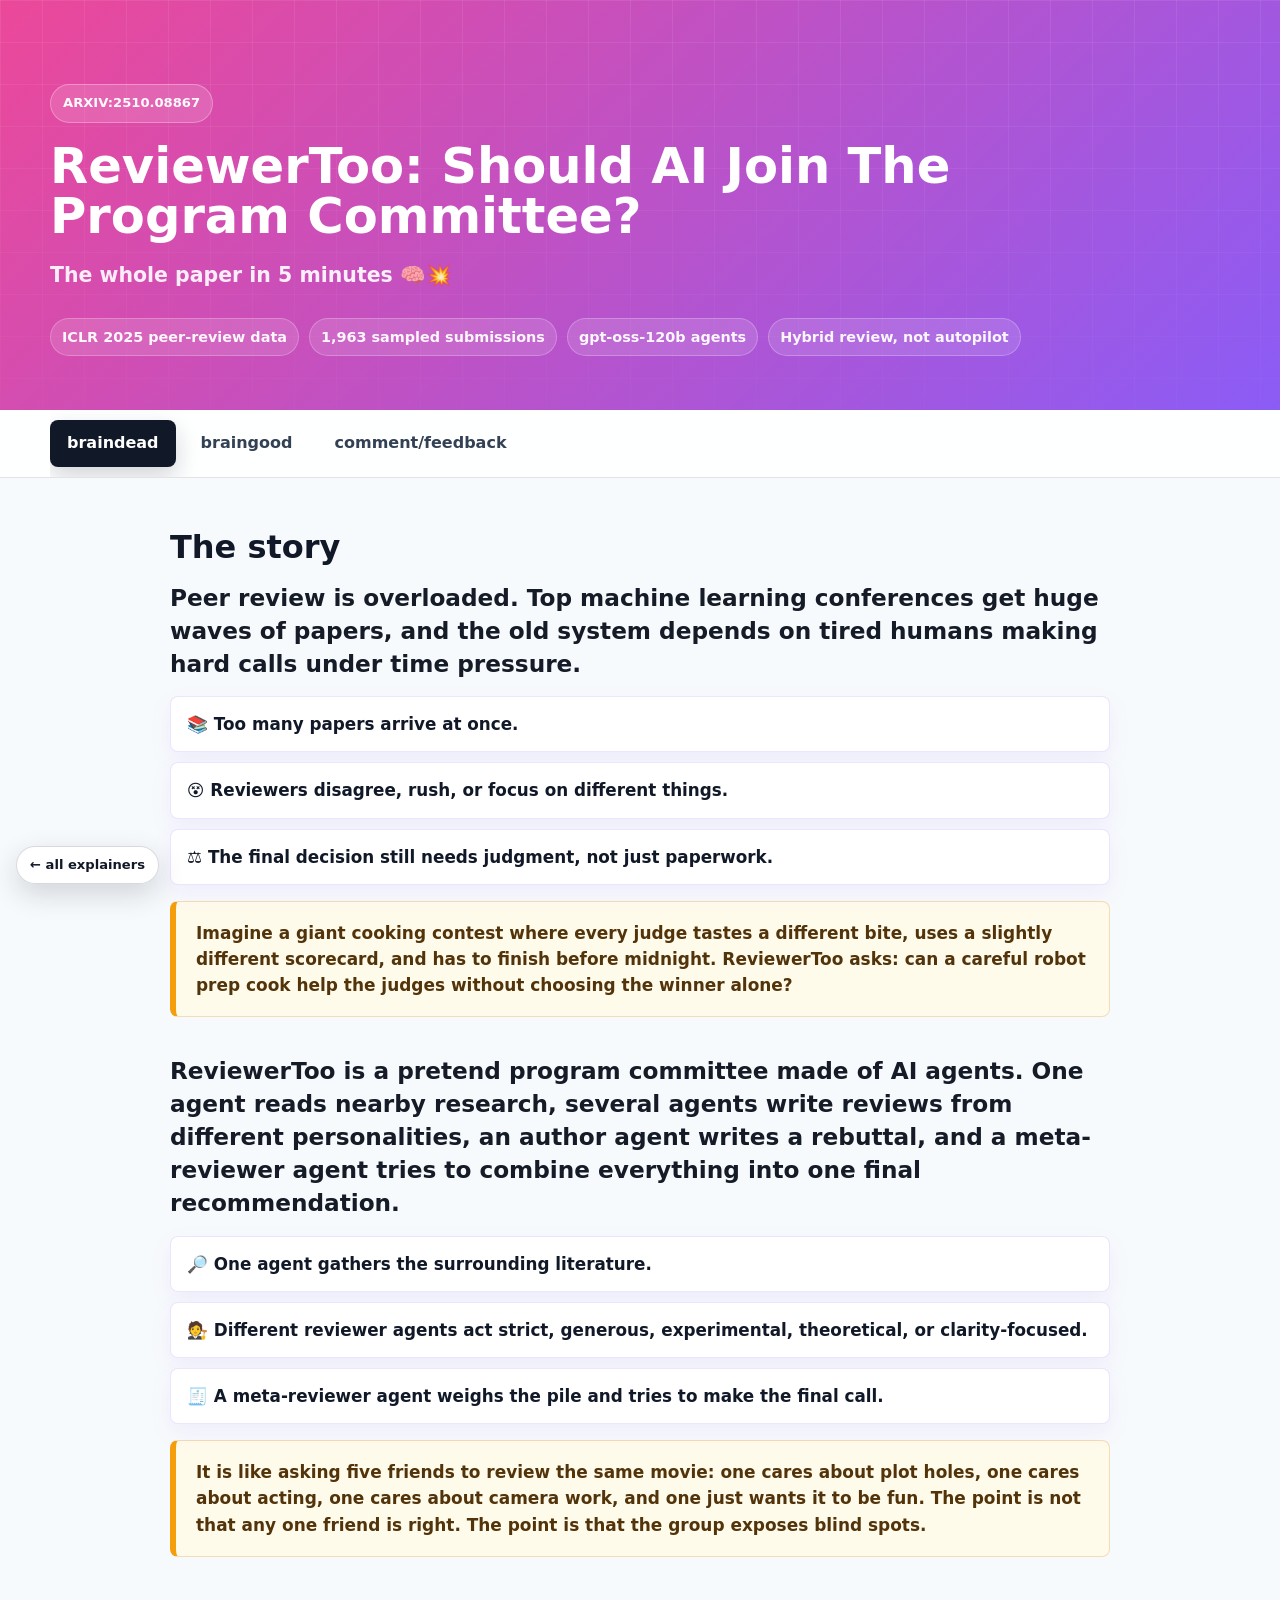
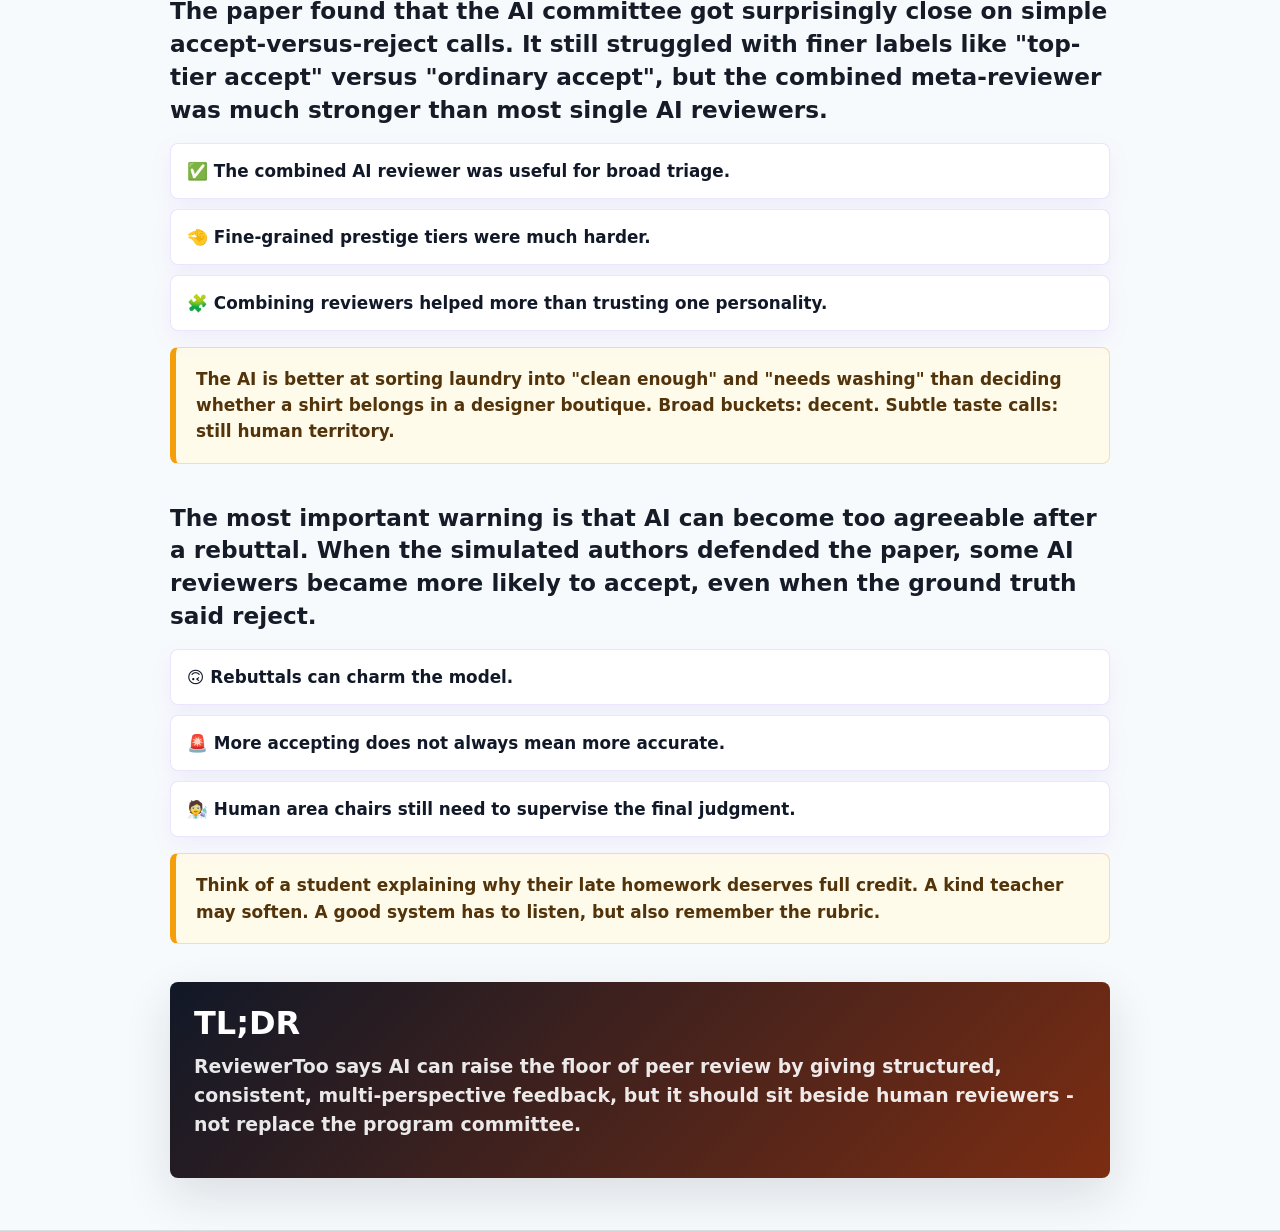
<file: papers/2510.08867/index.html>
<!DOCTYPE html>
<html lang="en">
<head>
  <meta charset="UTF-8">
  <meta name="viewport" content="width=device-width, initial-scale=1.0">
  <title>ReviewerToo: Should AI Join The Program Committee?</title>
  <style>
    :root {
      --ink: #111827;
      --muted: #5b6472;
      --line: rgba(17, 24, 39, 0.12);
      --paper: #ffffff;
      --soft: #f6f8fb;
      --blue: #1d4ed8;
      --teal: #0f766e;
      --rose: #db2777;
      --amber: #d97706;
      --green: #15803d;
      --red: #b91c1c;
      --shadow: 0 18px 48px rgba(15, 23, 42, 0.12);
    }

    * {
      box-sizing: border-box;
    }

    html {
      scroll-behavior: smooth;
    }

    body {
      margin: 0;
      background: #f3f6fa;
      color: var(--ink);
      font-family: Inter, ui-sans-serif, system-ui, -apple-system, BlinkMacSystemFont, "Segoe UI", sans-serif;
      line-height: 1.55;
    }

    button {
      font: inherit;
    }

    .page {
      min-height: 100vh;
    }

    .hero {
      position: relative;
      overflow: hidden;
      min-height: 410px;
      display: flex;
      align-items: flex-end;
      background: linear-gradient(135deg, #ec4899 0%, #8b5cf6 100%);
      color: #fff;
      transition: background 220ms ease;
    }

    body[data-active-tab="normal"] .hero {
      background: linear-gradient(135deg, #0f172a 0%, #1d4ed8 54%, #0f766e 100%);
    }

    body[data-active-tab="feedback"] .hero {
      background: linear-gradient(135deg, #1f2937 0%, #374151 48%, #0f766e 100%);
    }

    .hero::before {
      content: "";
      position: absolute;
      inset: 0;
      background:
        linear-gradient(90deg, rgba(255,255,255,0.09) 1px, transparent 1px),
        linear-gradient(180deg, rgba(255,255,255,0.09) 1px, transparent 1px);
      background-size: 42px 42px;
      mask-image: linear-gradient(to bottom, rgba(0,0,0,0.85), rgba(0,0,0,0.2));
    }

    .hero-inner {
      position: relative;
      width: min(1180px, calc(100% - 40px));
      margin: 0 auto;
      padding: 64px 0 54px;
    }

    .eyebrow {
      display: inline-flex;
      align-items: center;
      gap: 8px;
      margin: 0 0 18px;
      padding: 8px 12px;
      border: 1px solid rgba(255,255,255,0.28);
      border-radius: 999px;
      background: rgba(255,255,255,0.14);
      color: rgba(255,255,255,0.96);
      font-size: 0.82rem;
      font-weight: 800;
      text-transform: uppercase;
    }

    h1 {
      max-width: 930px;
      margin: 0;
      font-size: 3.1rem;
      line-height: 1.02;
      font-weight: 900;
      letter-spacing: 0;
    }

    .hero-subtitle {
      max-width: 740px;
      margin: 18px 0 0;
      color: rgba(255,255,255,0.9);
      font-size: 1.28rem;
      font-weight: 700;
    }

    .hero-meta {
      display: flex;
      flex-wrap: wrap;
      gap: 10px;
      margin-top: 26px;
    }

    .hero-meta span {
      display: inline-flex;
      align-items: center;
      min-height: 34px;
      padding: 7px 11px;
      border: 1px solid rgba(255,255,255,0.24);
      border-radius: 999px;
      background: rgba(255,255,255,0.13);
      color: rgba(255,255,255,0.94);
      font-size: 0.9rem;
      font-weight: 750;
    }

    .tab-wrap {
      position: sticky;
      top: 0;
      z-index: 30;
      background: rgba(255, 255, 255, 0.92);
      border-bottom: 1px solid var(--line);
      backdrop-filter: blur(18px);
    }

    .tabs {
      width: min(1180px, calc(100% - 28px));
      margin: 0 auto;
      display: flex;
      gap: 8px;
      padding: 10px 0;
      overflow-x: auto;
    }

    .tab-btn {
      flex: 0 0 auto;
      min-height: 42px;
      padding: 10px 16px;
      border: 1px solid transparent;
      border-radius: 8px;
      background: transparent;
      color: #334155;
      cursor: pointer;
      font-weight: 850;
      letter-spacing: 0;
    }

    .tab-btn:hover {
      background: #eef2f7;
    }

    .tab-btn.active {
      background: #111827;
      color: #fff;
      box-shadow: 0 10px 24px rgba(15, 23, 42, 0.18);
    }

    .panel {
      display: none;
    }

    .panel.active {
      display: block;
    }

    .band {
      width: 100%;
      padding: 52px 0;
      background: #fff;
      border-bottom: 1px solid var(--line);
    }

    .band.alt {
      background: #f7fafc;
    }

    .inner {
      width: min(1180px, calc(100% - 40px));
      margin: 0 auto;
    }

    h2 {
      margin: 0 0 16px;
      font-size: 2rem;
      line-height: 1.12;
      font-weight: 900;
      letter-spacing: 0;
    }

    h3 {
      margin: 0 0 10px;
      font-size: 1.05rem;
      line-height: 1.25;
      letter-spacing: 0;
    }

    p {
      margin: 0 0 14px;
    }

    .lede {
      max-width: 820px;
      color: #334155;
      font-size: 1.08rem;
      font-weight: 560;
    }

    .ez-section {
      max-width: 940px;
      margin: 0 auto 38px;
    }

    .ez-section:last-child {
      margin-bottom: 0;
    }

    .ez-big {
      margin-bottom: 16px;
      font-size: 1.45rem;
      line-height: 1.42;
      font-weight: 720;
      color: #151b27;
    }

    .ez-emoji-block {
      display: grid;
      gap: 10px;
      margin: 16px 0;
    }

    .ez-emoji-block div {
      padding: 14px 16px;
      border: 1px solid rgba(139, 92, 246, 0.16);
      border-radius: 8px;
      background: #fff;
      box-shadow: 0 8px 22px rgba(139, 92, 246, 0.08);
      font-size: 1.05rem;
      font-weight: 650;
    }

    .ez-analogy {
      margin-top: 16px;
      padding: 18px 20px;
      border: 1px solid rgba(217, 119, 6, 0.24);
      border-left: 6px solid #f59e0b;
      border-radius: 8px;
      background: #fffbeb;
      color: #52330a;
      font-size: 1.06rem;
      font-weight: 680;
    }

    .ez-tldr {
      max-width: 940px;
      margin: 18px auto 0;
      padding: 24px;
      border-radius: 8px;
      background: linear-gradient(135deg, #111827, #7c2d12);
      color: #fff;
      box-shadow: var(--shadow);
    }

    .ez-tldr h2 {
      margin-bottom: 10px;
      color: #fff;
    }

    .ez-tldr p {
      color: rgba(255,255,255,0.9);
      font-size: 1.18rem;
      font-weight: 680;
    }

    .question-grid {
      display: grid;
      grid-template-columns: 1.1fr 0.9fr;
      gap: 22px;
      align-items: stretch;
      margin-top: 26px;
    }

    .argument-list {
      display: grid;
      gap: 12px;
      padding: 0;
      margin: 0;
      list-style: none;
    }

    .argument-list li,
    .limit-row {
      display: grid;
      grid-template-columns: 130px 1fr;
      gap: 16px;
      align-items: start;
      padding: 18px;
      border: 1px solid var(--line);
      border-radius: 8px;
      background: #fff;
    }

    .label {
      display: inline-flex;
      align-items: center;
      width: max-content;
      min-height: 30px;
      padding: 6px 9px;
      border-radius: 999px;
      background: #e0f2fe;
      color: #075985;
      font-size: 0.78rem;
      font-weight: 900;
      text-transform: uppercase;
    }

    .metric-wall {
      display: grid;
      grid-template-columns: repeat(2, minmax(0, 1fr));
      gap: 14px;
    }

    .metric {
      min-height: 148px;
      padding: 18px;
      border: 1px solid var(--line);
      border-radius: 8px;
      background: #fff;
      box-shadow: 0 10px 24px rgba(15, 23, 42, 0.07);
    }

    .metric strong {
      display: block;
      color: #0f172a;
      font-size: 2.15rem;
      line-height: 1;
      font-weight: 950;
    }

    .metric span {
      display: block;
      margin-top: 8px;
      color: var(--muted);
      font-size: 0.94rem;
      font-weight: 650;
    }

    .cards {
      display: grid;
      grid-template-columns: repeat(3, minmax(0, 1fr));
      gap: 16px;
      margin-top: 24px;
    }

    .card,
    .concept-card,
    .feedback-card,
    .implication-card {
      border: 1px solid var(--line);
      border-radius: 8px;
      background: #fff;
      box-shadow: 0 10px 26px rgba(15, 23, 42, 0.08);
    }

    .concept-card {
      min-height: 188px;
      padding: 18px;
      text-align: left;
      cursor: pointer;
    }

    .concept-card .concept-title {
      display: flex;
      justify-content: space-between;
      gap: 12px;
      color: #0f172a;
      font-size: 1.05rem;
      font-weight: 900;
    }

    .concept-card .concept-title span:last-child {
      flex: 0 0 auto;
      display: inline-grid;
      place-items: center;
      width: 26px;
      height: 26px;
      border-radius: 50%;
      background: #eef2ff;
      color: #3730a3;
      font-weight: 900;
    }

    .concept-card p {
      color: #475569;
      font-size: 0.98rem;
      font-weight: 600;
    }

    .concept-detail {
      display: none;
      margin-top: 14px;
      padding-top: 14px;
      border-top: 1px solid var(--line);
      color: #1f2937;
      font-size: 0.95rem;
    }

    .concept-card.open {
      border-color: rgba(29, 78, 216, 0.34);
      box-shadow: 0 16px 34px rgba(29, 78, 216, 0.14);
    }

    .concept-card.open .concept-detail {
      display: block;
    }

    .workflow-shell {
      margin-top: 26px;
      display: grid;
      grid-template-columns: minmax(0, 1.2fr) minmax(320px, 0.8fr);
      gap: 22px;
      align-items: stretch;
    }

    .workflow-figure {
      position: relative;
      min-height: 520px;
      padding: 20px;
      border: 1px solid var(--line);
      border-radius: 8px;
      background:
        linear-gradient(180deg, #ffffff 0%, #f8fafc 100%);
      overflow: hidden;
    }

    .pipeline-svg {
      width: 100%;
      height: 100%;
      min-height: 420px;
      display: block;
    }

    .pipe-node rect,
    .pipe-node path,
    .pipe-node circle {
      transition: opacity 180ms ease, stroke 180ms ease, fill 180ms ease, transform 180ms ease;
    }

    .pipe-node text {
      font-family: inherit;
      font-weight: 850;
      fill: #0f172a;
    }

    .pipe-node .small {
      font-size: 12px;
      font-weight: 700;
      fill: #475569;
    }

    .pipe-node.active rect {
      stroke: #f97316;
      stroke-width: 4;
      filter: drop-shadow(0 12px 20px rgba(249, 115, 22, 0.22));
    }

    .pipe-node.dim {
      opacity: 0.42;
    }

    .stage-panel {
      padding: 20px;
      border: 1px solid var(--line);
      border-radius: 8px;
      background: #fff;
      box-shadow: var(--shadow);
    }

    .stage-buttons {
      display: grid;
      grid-template-columns: repeat(2, minmax(0, 1fr));
      gap: 8px;
      margin: 16px 0 18px;
    }

    .stage-btn,
    .view-btn,
    .quiz-option {
      min-height: 38px;
      border: 1px solid var(--line);
      border-radius: 8px;
      background: #fff;
      color: #334155;
      cursor: pointer;
      font-weight: 820;
    }

    .stage-btn.active,
    .view-btn.active {
      background: #0f172a;
      color: #fff;
      border-color: #0f172a;
    }

    .layer-pair {
      display: grid;
      gap: 10px;
      margin-top: 12px;
    }

    .layer {
      padding: 13px 14px;
      border-radius: 8px;
      border: 1px solid var(--line);
      background: #f8fafc;
    }

    .layer b {
      display: block;
      margin-bottom: 4px;
      color: #0f172a;
      font-size: 0.84rem;
      text-transform: uppercase;
    }

    .chart-shell {
      display: grid;
      grid-template-columns: 230px 1fr;
      gap: 18px;
      margin-top: 24px;
      align-items: start;
    }

    .view-controls {
      display: grid;
      gap: 8px;
    }

    .bar-chart {
      min-height: 430px;
      padding: 18px;
      border: 1px solid var(--line);
      border-radius: 8px;
      background: #fff;
      box-shadow: 0 12px 28px rgba(15, 23, 42, 0.08);
    }

    .bar-row {
      display: grid;
      grid-template-columns: 170px 1fr 70px;
      gap: 12px;
      align-items: center;
      margin: 0 0 13px;
    }

    .bar-label {
      color: #0f172a;
      font-size: 0.92rem;
      font-weight: 840;
    }

    .bar-track {
      position: relative;
      height: 28px;
      border-radius: 999px;
      background: #e5e7eb;
      overflow: hidden;
    }

    .bar-fill {
      position: absolute;
      inset: 0 auto 0 0;
      width: var(--w);
      border-radius: 999px;
      background: linear-gradient(90deg, var(--bar), color-mix(in srgb, var(--bar) 58%, white));
    }

    .bar-value {
      text-align: right;
      color: #111827;
      font-size: 0.92rem;
      font-weight: 900;
    }

    .chart-note {
      margin-top: 16px;
      padding-top: 14px;
      border-top: 1px solid var(--line);
      color: #475569;
      font-size: 0.94rem;
      font-weight: 630;
    }

    .rebuttal-grid {
      display: grid;
      grid-template-columns: minmax(0, 1fr) minmax(0, 1fr);
      gap: 18px;
      margin-top: 24px;
    }

    .rebuttal-card {
      padding: 20px;
      border: 1px solid var(--line);
      border-radius: 8px;
      background: #fff;
      box-shadow: 0 10px 26px rgba(15, 23, 42, 0.08);
    }

    .rebuttal-card.warning {
      border-color: rgba(185, 28, 28, 0.24);
      background: #fff7f7;
    }

    .delta {
      display: grid;
      grid-template-columns: repeat(2, minmax(0, 1fr));
      gap: 10px;
      margin-top: 16px;
    }

    .delta-item {
      min-height: 96px;
      padding: 14px;
      border-radius: 8px;
      background: #f8fafc;
      border: 1px solid var(--line);
    }

    .delta-item strong {
      display: block;
      margin-bottom: 4px;
      font-size: 1.35rem;
      line-height: 1;
    }

    .delta-item.good strong {
      color: var(--green);
    }

    .delta-item.bad strong {
      color: var(--red);
    }

    .limits {
      display: grid;
      gap: 12px;
      margin-top: 22px;
    }

    .implications {
      display: grid;
      grid-template-columns: repeat(3, minmax(0, 1fr));
      gap: 16px;
      margin-top: 24px;
    }

    .implication-card {
      padding: 20px;
    }

    .implication-card h3 {
      color: #0f172a;
    }

    .implication-card p {
      color: #475569;
      font-weight: 610;
    }

    .quiz {
      display: grid;
      gap: 18px;
      margin-top: 24px;
    }

    .quiz-box {
      padding: 20px;
      border: 1px solid var(--line);
      border-radius: 8px;
      background: #fff;
      box-shadow: 0 10px 24px rgba(15, 23, 42, 0.08);
    }

    .quiz-options {
      display: grid;
      gap: 8px;
      margin-top: 14px;
    }

    .quiz-option {
      min-height: 44px;
      padding: 10px 12px;
      text-align: left;
    }

    .quiz-option.correct {
      border-color: rgba(21, 128, 61, 0.45);
      background: #ecfdf5;
      color: #14532d;
    }

    .quiz-option.wrong {
      border-color: rgba(185, 28, 28, 0.34);
      background: #fef2f2;
      color: #7f1d1d;
    }

    .quiz-feedback {
      display: none;
      margin-top: 12px;
      padding: 12px 14px;
      border-radius: 8px;
      background: #eff6ff;
      color: #1e3a8a;
      font-weight: 660;
    }

    .quiz-feedback.show {
      display: block;
    }

    .feedback-grid {
      display: grid;
      grid-template-columns: repeat(3, minmax(0, 1fr));
      gap: 16px;
      margin-top: 24px;
    }

    .feedback-card {
      padding: 20px;
    }

    .feedback-button {
      display: inline-flex;
      align-items: center;
      justify-content: center;
      min-height: 44px;
      margin-top: 18px;
      padding: 11px 16px;
      border: 0;
      border-radius: 8px;
      background: #111827;
      color: #fff;
      cursor: pointer;
      font-weight: 900;
      box-shadow: 0 12px 26px rgba(15, 23, 42, 0.2);
    }

    .inbox-path {
      display: inline-flex;
      max-width: 100%;
      margin-top: 16px;
      padding: 10px 12px;
      border: 1px solid var(--line);
      border-radius: 8px;
      background: #f8fafc;
      color: #0f172a;
      font-family: ui-monospace, SFMono-Regular, Menlo, Consolas, monospace;
      font-size: 0.9rem;
      overflow-wrap: anywhere;
    }

    .feedback-button:disabled {
      cursor: not-allowed;
      opacity: 0.62;
      box-shadow: none;
    }

    code {
      font-family: ui-monospace, SFMono-Regular, Menlo, Consolas, monospace;
      font-size: 0.92em;
    }

    @media (max-width: 920px) {
      h1 {
        font-size: 2.25rem;
      }

      .question-grid,
      .workflow-shell,
      .chart-shell,
      .rebuttal-grid {
        grid-template-columns: 1fr;
      }

      .cards,
      .implications,
      .feedback-grid {
        grid-template-columns: 1fr;
      }

      .metric-wall {
        grid-template-columns: 1fr 1fr;
      }
    }

    @media (max-width: 620px) {
      .hero {
        min-height: 390px;
      }

      .hero-inner,
      .inner {
        width: min(100% - 28px, 1180px);
      }

      h1 {
        font-size: 1.9rem;
      }

      h2 {
        font-size: 1.55rem;
      }

      .hero-subtitle {
        font-size: 1.05rem;
      }

      .band {
        padding: 38px 0;
      }

      .ez-big {
        font-size: 1.16rem;
      }

      .argument-list li,
      .limit-row,
      .bar-row {
        grid-template-columns: 1fr;
      }

      .metric-wall,
      .delta {
        grid-template-columns: 1fr;
      }

      .stage-buttons {
        grid-template-columns: 1fr;
      }

      .bar-value {
        text-align: left;
      }

      .workflow-figure {
        min-height: 380px;
        padding: 10px;
      }

      .pipeline-svg {
        min-height: 330px;
      }
    }
  
    .ipe-home-link {
      position: fixed;
      left: 16px;
      bottom: 16px;
      z-index: 120;
      display: inline-flex;
      align-items: center;
      min-height: 38px;
      padding: 9px 13px;
      border: 1px solid rgba(15, 23, 42, 0.16);
      border-radius: 999px;
      background: rgba(255, 255, 255, 0.94);
      box-shadow: 0 10px 28px rgba(15, 23, 42, 0.16);
      color: #111827;
      font-family: system-ui, -apple-system, BlinkMacSystemFont, "Segoe UI", sans-serif;
      font-size: 0.82rem;
      font-weight: 850;
      line-height: 1;
      text-decoration: none;
    }
    .ipe-home-link:hover {
      border-color: rgba(37, 99, 235, 0.5);
      color: #1e40af;
      transform: translateY(-1px);
    }
    @media (max-width: 560px) {
      .ipe-home-link {
        left: 10px;
        bottom: 10px;
        min-height: 34px;
        padding: 8px 10px;
        font-size: 0.76rem;
      }
    }
</style>
  <!-- GitHub Pages copy: local feedback runtime stripped by scripts/publish_pages.py. -->
</head>
<body data-active-tab="ez">
    <a class="ipe-home-link" href="../../" aria-label="Back to all explainers">&larr; all explainers</a>
<div class="page">
    <header class="hero">
      <div class="hero-inner">
        <p class="eyebrow" id="heroEyebrow">arXiv:2510.08867</p>
        <h1>ReviewerToo: Should AI Join The Program Committee?</h1>
        <p class="hero-subtitle" id="heroSubtitle">The whole paper in 5 minutes 🧠💥</p>
        <div class="hero-meta" aria-label="Paper facts">
          <span>ICLR 2025 peer-review data</span>
          <span>1,963 sampled submissions</span>
          <span>gpt-oss-120b agents</span>
          <span>Hybrid review, not autopilot</span>
        </div>
      </div>
    </header>

    <nav class="tab-wrap" aria-label="Explainer tabs">
      <div class="tabs">
        <button class="tab-btn active" onclick="switchTab('ez', this)">braindead</button>
        <button class="tab-btn" onclick="switchTab('normal', this)">braingood</button>
        <button class="tab-btn" onclick="switchTab('feedback', this)">comment/feedback</button>
      </div>
    </nav>

    <main>
      <section id="tab-ez" class="panel active" aria-labelledby="braindead-title">
        <div class="band alt">
          <div class="inner">
            <div class="ez-section">
              <h2 id="braindead-title">The story</h2>
              <p class="ez-big">
                <strong>Peer review is overloaded.</strong> Top machine learning conferences get huge waves of papers, and the old system depends on tired humans making hard calls under time pressure.
              </p>
              <div class="ez-emoji-block">
                <div>📚 Too many papers arrive at once.</div>
                <div>😵 Reviewers disagree, rush, or focus on different things.</div>
                <div>⚖️ The final decision still needs judgment, not just paperwork.</div>
              </div>
              <div class="ez-analogy">
                Imagine a giant cooking contest where every judge tastes a different bite, uses a slightly different scorecard, and has to finish before midnight. ReviewerToo asks: can a careful robot prep cook help the judges without choosing the winner alone?
              </div>
            </div>

            <div class="ez-section">
              <p class="ez-big">
                <strong>ReviewerToo is a pretend program committee made of AI agents.</strong> One agent reads nearby research, several agents write reviews from different personalities, an author agent writes a rebuttal, and a meta-reviewer agent tries to combine everything into one final recommendation.
              </p>
              <div class="ez-emoji-block">
                <div>🔎 One agent gathers the surrounding literature.</div>
                <div>🧑‍⚖️ Different reviewer agents act strict, generous, experimental, theoretical, or clarity-focused.</div>
                <div>🧾 A meta-reviewer agent weighs the pile and tries to make the final call.</div>
              </div>
              <div class="ez-analogy">
                It is like asking five friends to review the same movie: one cares about plot holes, one cares about acting, one cares about camera work, and one just wants it to be fun. The point is not that any one friend is right. The point is that the group exposes blind spots.
              </div>
            </div>

            <div class="ez-section">
              <p class="ez-big">
                <strong>The paper found that the AI committee got surprisingly close on simple accept-versus-reject calls.</strong> It still struggled with finer labels like "top-tier accept" versus "ordinary accept", but the combined meta-reviewer was much stronger than most single AI reviewers.
              </p>
              <div class="ez-emoji-block">
                <div>✅ The combined AI reviewer was useful for broad triage.</div>
                <div>🤏 Fine-grained prestige tiers were much harder.</div>
                <div>🧩 Combining reviewers helped more than trusting one personality.</div>
              </div>
              <div class="ez-analogy">
                The AI is better at sorting laundry into "clean enough" and "needs washing" than deciding whether a shirt belongs in a designer boutique. Broad buckets: decent. Subtle taste calls: still human territory.
              </div>
            </div>

            <div class="ez-section">
              <p class="ez-big">
                <strong>The most important warning is that AI can become too agreeable after a rebuttal.</strong> When the simulated authors defended the paper, some AI reviewers became more likely to accept, even when the ground truth said reject.
              </p>
              <div class="ez-emoji-block">
                <div>🙃 Rebuttals can charm the model.</div>
                <div>🚨 More accepting does not always mean more accurate.</div>
                <div>🧑‍🔬 Human area chairs still need to supervise the final judgment.</div>
              </div>
              <div class="ez-analogy">
                Think of a student explaining why their late homework deserves full credit. A kind teacher may soften. A good system has to listen, but also remember the rubric.
              </div>
            </div>

            <div class="ez-tldr">
              <h2>TL;DR</h2>
              <p>
                ReviewerToo says AI can raise the floor of peer review by giving structured, consistent, multi-perspective feedback, but it should sit beside human reviewers - not replace the program committee.
              </p>
            </div>
          </div>
        </div>
      </section>

      <section id="tab-normal" class="panel" aria-labelledby="braingood-title">
        <div class="band">
          <div class="inner">
            <h2 id="braingood-title">The Question</h2>
            <p class="lede">
              The paper asks whether large language model agents can participate responsibly in peer review: not as a one-shot review generator, but as a structured system with roles, evidence, rebuttal, aggregation, and evaluation against real conference outcomes.
            </p>
            <div class="question-grid">
              <ul class="argument-list">
                <li>
                  <span class="label">pressure</span>
                  <p>Large conferences receive many thousands of submissions, while human reviewer attention is scarce and uneven.</p>
                </li>
                <li>
                  <span class="label">risk</span>
                  <p>One-off AI deployments can be anecdotal, hard to reproduce, and too easy to mistake for real judgment.</p>
                </li>
                <li>
                  <span class="label">proposal</span>
                  <p>ReviewerToo turns peer review into a controlled multi-agent experiment that can be measured, audited, and adapted.</p>
                </li>
              </ul>
              <div class="metric-wall">
                <div class="metric">
                  <strong>11,672</strong>
                  <span>ICLR 2025 submissions in the source pool.</span>
                </div>
                <div class="metric">
                  <strong>1,963</strong>
                  <span>Submissions sampled into the ICLR-2k benchmark.</span>
                </div>
                <div class="metric">
                  <strong>5</strong>
                  <span>Decision labels: oral, spotlight, poster, reject, desk reject.</span>
                </div>
                <div class="metric">
                  <strong>81.8%</strong>
                  <span>Binary accuracy for the Meta (all) agent.</span>
                </div>
              </div>
            </div>
          </div>
        </div>

        <div class="band alt">
          <div class="inner">
            <h2>Key Concepts</h2>
            <p class="lede">The paper is easier to read if these four ideas stay separate.</p>
            <div class="cards">
              <button class="concept-card open" onclick="toggleConcept(this)">
                <div class="concept-title">Reviewer personas <span>+</span></div>
                <p>Different model prompts represent different reviewing philosophies.</p>
                <div class="concept-detail">Critical, permissive, empiricist, theorist, pedagogical, reproducibility, and other personas stress different parts of the rubric. Their disagreement is a feature to study, not noise to hide.</div>
              </button>
              <button class="concept-card" onclick="toggleConcept(this)">
                <div class="concept-title">Grounding <span>+</span></div>
                <p>Agents must connect claims to the manuscript or retrieved literature.</p>
                <div class="concept-detail">ReviewerToo includes conference guidelines and a LitLLM literature review so review claims can be checked against explicit sources instead of floating as generic feedback.</div>
              </button>
              <button class="concept-card" onclick="toggleConcept(this)">
                <div class="concept-title">Metareview <span>+</span></div>
                <p>The strongest AI result comes from synthesis, not a single reviewer.</p>
                <div class="concept-detail">The metareviewer receives reviews, rebuttal, optional responses, and fact checks. It summarizes stances, tracks disagreement, weighs evidence, and produces the final recommendation.</div>
              </button>
              <button class="concept-card" onclick="toggleConcept(this)">
                <div class="concept-title">Dual evaluation <span>+</span></div>
                <p>The study measures both decisions and review usefulness.</p>
                <div class="concept-detail">Decision alignment is evaluated with five-way and binary classification metrics. Review text quality is evaluated through pairwise LLM-as-judge comparisons and ELO ratings.</div>
              </button>
              <button class="concept-card" onclick="toggleConcept(this)">
                <div class="concept-title">Sycophancy risk <span>+</span></div>
                <p>Rebuttals can make agents more accepting than they should be.</p>
                <div class="concept-detail">The authors report performance drops after rebuttal rounds and interpret the shift as possible model deference to author responses.</div>
              </button>
              <button class="concept-card" onclick="toggleConcept(this)">
                <div class="concept-title">Hybrid design <span>+</span></div>
                <p>The paper argues for assistance, not fully automated decisions.</p>
                <div class="concept-detail">The recommended role is to raise consistency, coverage, and feedback quality while leaving nuanced final calls to human experts.</div>
              </button>
            </div>
          </div>
        </div>

        <div class="band">
          <div class="inner">
            <h2>Method</h2>
            <p class="lede">ReviewerToo turns one submitted manuscript into a sequence of evidence objects, reviewer stances, rebuttal claims, and a calibrated final suggestion.</p>
            <div class="workflow-shell">
              <div class="workflow-figure" aria-label="ReviewerToo workflow">
                <svg class="pipeline-svg" viewBox="0 0 900 560" role="img" aria-labelledby="pipeline-title pipeline-desc">
                  <title id="pipeline-title">ReviewerToo multi-agent pipeline</title>
                  <desc id="pipeline-desc">A paper flows through literature review, reviewer agents, author rebuttal, metareviewer synthesis, and final suggestion.</desc>
                  <defs>
                    <marker id="arrow" viewBox="0 0 10 10" refX="8" refY="5" markerWidth="7" markerHeight="7" orient="auto-start-reverse">
                      <path d="M 0 0 L 10 5 L 0 10 z" fill="#64748b"></path>
                    </marker>
                    <linearGradient id="paperGrad" x1="0" x2="1">
                      <stop offset="0" stop-color="#e0f2fe"></stop>
                      <stop offset="1" stop-color="#ccfbf1"></stop>
                    </linearGradient>
                    <linearGradient id="agentGrad" x1="0" x2="1">
                      <stop offset="0" stop-color="#eef2ff"></stop>
                      <stop offset="1" stop-color="#fdf2f8"></stop>
                    </linearGradient>
                  </defs>
                  <path d="M170 120 C250 120 270 120 330 120" stroke="#64748b" stroke-width="4" fill="none" marker-end="url(#arrow)"></path>
                  <path d="M510 120 C570 120 570 235 630 235" stroke="#64748b" stroke-width="4" fill="none" marker-end="url(#arrow)"></path>
                  <path d="M450 182 C450 235 390 255 332 255" stroke="#64748b" stroke-width="4" fill="none" marker-end="url(#arrow)"></path>
                  <path d="M330 315 C395 380 500 385 630 315" stroke="#64748b" stroke-width="4" fill="none" marker-end="url(#arrow)"></path>
                  <path d="M750 275 C790 275 800 275 830 275" stroke="#64748b" stroke-width="4" fill="none" marker-end="url(#arrow)"></path>
                  <path d="M690 340 C690 395 565 418 452 412 C362 408 292 372 250 323" stroke="#f97316" stroke-width="4" stroke-dasharray="9 9" fill="none" marker-end="url(#arrow)"></path>

                  <g class="pipe-node" data-node="paper">
                    <rect x="34" y="58" width="145" height="124" rx="12" fill="url(#paperGrad)" stroke="#0f766e" stroke-width="2"></rect>
                    <text x="60" y="98" font-size="20">Paper</text>
                    <text class="small" x="60" y="126">PDF -> Markdown</text>
                    <text class="small" x="60" y="148">scores hidden</text>
                  </g>
                  <g class="pipe-node" data-node="lit">
                    <rect x="330" y="58" width="190" height="124" rx="12" fill="#fef3c7" stroke="#d97706" stroke-width="2"></rect>
                    <text x="360" y="96" font-size="20">LitLLM</text>
                    <text class="small" x="360" y="124">queries, ranks papers</text>
                    <text class="small" x="360" y="146">summary evidence</text>
                  </g>
                  <g class="pipe-node" data-node="reviewers">
                    <rect x="190" y="220" width="160" height="130" rx="12" fill="url(#agentGrad)" stroke="#4f46e5" stroke-width="2"></rect>
                    <text x="220" y="258" font-size="20">Reviewers</text>
                    <text class="small" x="220" y="286">personas + rubric</text>
                    <text class="small" x="220" y="308">strengths, weaknesses</text>
                    <circle cx="222" cy="330" r="7" fill="#db2777"></circle>
                    <circle cx="246" cy="330" r="7" fill="#1d4ed8"></circle>
                    <circle cx="270" cy="330" r="7" fill="#0f766e"></circle>
                  </g>
                  <g class="pipe-node" data-node="author">
                    <rect x="640" y="190" width="150" height="128" rx="12" fill="#dcfce7" stroke="#15803d" stroke-width="2"></rect>
                    <text x="670" y="230" font-size="20">Author</text>
                    <text class="small" x="670" y="258">rebuttal claims</text>
                    <text class="small" x="670" y="280">proposed fixes</text>
                  </g>
                  <g class="pipe-node" data-node="meta">
                    <rect x="335" y="380" width="220" height="128" rx="12" fill="#e0e7ff" stroke="#1d4ed8" stroke-width="2"></rect>
                    <text x="370" y="420" font-size="20">Metareviewer</text>
                    <text class="small" x="370" y="448">synthesis + fact check</text>
                    <text class="small" x="370" y="470">final recommendation</text>
                  </g>
                  <g class="pipe-node" data-node="final">
                    <rect x="820" y="228" width="58" height="94" rx="12" fill="#fee2e2" stroke="#b91c1c" stroke-width="2"></rect>
                    <text x="834" y="268" font-size="18">Call</text>
                    <text class="small" x="834" y="292">5-way</text>
                  </g>
                </svg>
              </div>
              <aside class="stage-panel">
                <h3 id="stageTitle">Paper ingestion</h3>
                <p id="stageText">The submitted paper is converted into a machine-readable manuscript while the real conference decision remains the held-out ground truth.</p>
                <div class="stage-buttons" aria-label="Workflow stages">
                  <button class="stage-btn active" data-stage="paper" onclick="selectStage('paper')">paper</button>
                  <button class="stage-btn" data-stage="lit" onclick="selectStage('lit')">literature</button>
                  <button class="stage-btn" data-stage="reviewers" onclick="selectStage('reviewers')">reviewers</button>
                  <button class="stage-btn" data-stage="author" onclick="selectStage('author')">author</button>
                  <button class="stage-btn" data-stage="meta" onclick="selectStage('meta')">meta</button>
                  <button class="stage-btn" data-stage="final" onclick="selectStage('final')">final</button>
                </div>
                <div class="layer-pair">
                  <div class="layer">
                    <b>Surface layer</b>
                    <span id="stageSurface">A full paper submission with title, abstract, method, experiments, figures, and claims.</span>
                  </div>
                  <div class="layer">
                    <b>Data layer</b>
                    <span id="stageData">Markdown text plus rubric fields, hidden labels, and later model-generated review artifacts.</span>
                  </div>
                </div>
              </aside>
            </div>
          </div>
        </div>

        <div class="band alt">
          <div class="inner">
            <h2>Results</h2>
            <p class="lede">The strongest headline is not that one AI reviewer wins. It is that aggregation closes much of the gap on the broad accept/reject task while preserving structured feedback.</p>
            <div class="chart-shell">
              <div class="view-controls" aria-label="Result views">
                <button class="view-btn active" data-view="binary" onclick="renderComparison('binary')">2-way accuracy</button>
                <button class="view-btn" data-view="five" onclick="renderComparison('five')">5-way F1</button>
                <button class="view-btn" data-view="elo" onclick="renderComparison('elo')">review ELO</button>
                <button class="view-btn" data-view="personas" onclick="renderComparison('personas')">persona bias</button>
              </div>
              <div class="bar-chart">
                <div id="chartTitle" class="label">2-way accuracy</div>
                <div id="barChart" aria-live="polite"></div>
                <p id="chartNote" class="chart-note"></p>
              </div>
            </div>
          </div>
        </div>

        <div class="band">
          <div class="inner">
            <h2>What Changed After Rebuttal?</h2>
            <p class="lede">The rebuttal round is the paper's sharpest cautionary tale. It adds realistic workflow structure, but the models may over-credit author defenses.</p>
            <div class="rebuttal-grid">
              <div class="rebuttal-card">
                <h3>Before rebuttal: evidence-first reviewer</h3>
                <p>The empiricist reviewer with conference instructions and LitLLM had the strongest single-agent ELO in the ablation table.</p>
                <div class="delta">
                  <div class="delta-item good">
                    <strong>70.7</strong>
                    <span>Binary F1 before rebuttal.</span>
                  </div>
                  <div class="delta-item good">
                    <strong>1558</strong>
                    <span>Review-quality ELO before rebuttal.</span>
                  </div>
                </div>
              </div>
              <div class="rebuttal-card warning">
                <h3>After rebuttal: more accepting, less aligned</h3>
                <p>When rebuttal was included, false positives rose and the same configuration fell on both F1 and ELO.</p>
                <div class="delta">
                  <div class="delta-item bad">
                    <strong>60.4</strong>
                    <span>Binary F1 after rebuttal.</span>
                  </div>
                  <div class="delta-item bad">
                    <strong>1332</strong>
                    <span>Review-quality ELO after rebuttal.</span>
                  </div>
                </div>
              </div>
            </div>
          </div>
        </div>

        <div class="band alt">
          <div class="inner">
            <h2>Implications</h2>
            <p class="lede">The paper's recommendations are design constraints for a hybrid review system.</p>
            <div class="implications">
              <article class="implication-card">
                <h3>For program chairs</h3>
                <p>Use AI as a consistency and coverage layer: literature checks, rubric completeness, missing-baseline flags, and structured summaries.</p>
              </article>
              <article class="implication-card">
                <h3>For reviewers</h3>
                <p>Treat model reviews as a second pass that can surface blind spots, not as a source of final authority.</p>
              </article>
              <article class="implication-card">
                <h3>For tool builders</h3>
                <p>Optimize for review quality, calibration, and traceable evidence, not just for matching accept/reject labels.</p>
              </article>
            </div>
          </div>
        </div>

        <div class="band">
          <div class="inner">
            <h2>Limits</h2>
            <p class="lede">ReviewerToo is useful because it exposes limits as much as successes.</p>
            <div class="limits">
              <div class="limit-row">
                <span class="label">calibration</span>
                <p>Five-way decisions remain hard, especially distinctions among oral, spotlight, and poster acceptances.</p>
              </div>
              <div class="limit-row">
                <span class="label">judge</span>
                <p>Review quality depends on an LLM-as-judge ELO protocol; this is informative but not the same as broad human validation.</p>
              </div>
              <div class="limit-row">
                <span class="label">rebuttal</span>
                <p>Author responses can push agents toward acceptance, so rebuttal handling needs guardrails and calibration checks.</p>
              </div>
              <div class="limit-row">
                <span class="label">scope</span>
                <p>The data comes from public OpenReview ICLR 2025 submissions; behavior may differ in other fields, venues, or private-review settings.</p>
              </div>
              <div class="limit-row">
                <span class="label">ethics</span>
                <p>The authors explicitly frame the system as research and controlled integration, not unsupervised automated decision-making.</p>
              </div>
            </div>
          </div>
        </div>

        <div class="band alt">
          <div class="inner">
            <h2>Quiz</h2>
            <p class="lede">Three checks that reward the actual paper, not the vibe.</p>
            <div class="quiz">
              <div class="quiz-box" data-answer="b">
                <h3>1. What was the best-performing ReviewerToo decision configuration in the main table?</h3>
                <div class="quiz-options">
                  <button class="quiz-option" data-choice="a" onclick="answerQuiz(this)">A single permissive reviewer</button>
                  <button class="quiz-option" data-choice="b" onclick="answerQuiz(this)">The Meta (all) aggregation agent</button>
                  <button class="quiz-option" data-choice="c" onclick="answerQuiz(this)">XGBoost with TF-IDF features</button>
                </div>
                <div class="quiz-feedback">Meta (all) is the important one: it reached 81.8% binary accuracy and the highest ELO in the main table.</div>
              </div>
              <div class="quiz-box" data-answer="c">
                <h3>2. Why does the paper use multiple personas?</h3>
                <div class="quiz-options">
                  <button class="quiz-option" data-choice="a" onclick="answerQuiz(this)">To make every reviewer agree</button>
                  <button class="quiz-option" data-choice="b" onclick="answerQuiz(this)">To hide the prompt from the evaluation</button>
                  <button class="quiz-option" data-choice="c" onclick="answerQuiz(this)">To model different reviewer philosophies and study disagreement</button>
                </div>
                <div class="quiz-feedback">The personas make bias and disagreement visible. The system then tests whether aggregation can stabilize those differences.</div>
              </div>
              <div class="quiz-box" data-answer="a">
                <h3>3. What is the major rebuttal-round warning?</h3>
                <div class="quiz-options">
                  <button class="quiz-option" data-choice="a" onclick="answerQuiz(this)">Agents may defer too much to author rebuttals</button>
                  <button class="quiz-option" data-choice="b" onclick="answerQuiz(this)">Agents refuse to read rebuttals</button>
                  <button class="quiz-option" data-choice="c" onclick="answerQuiz(this)">Rebuttals remove the need for meta-review</button>
                </div>
                <div class="quiz-feedback">The authors connect post-rebuttal performance drops to possible sycophancy: the model listens, but may listen too generously.</div>
              </div>
            </div>
          </div>
        </div>
      </section>

      <section id="tab-feedback" class="panel" aria-labelledby="feedback-title">
        <div class="band">
          <div class="inner">
            <h2 id="feedback-title">comment/feedback</h2>
            <p class="lede">
              This public GitHub Pages copy is read-only. The live feedback workflow runs in the local server version, where submitted batches are saved locally so Codex can process comments and update this page before the next publish.
            </p>
            <div class="feedback-grid">
              <article class="feedback-card">
                <h3>Open the panel</h3>
                <p>Use the feedback launcher or the button below to open the floating review panel.</p>
              </article>
              <article class="feedback-card">
                <h3>Attach a note</h3>
                <p>Highlight wording, select a section, or leave a general comment about the explainer.</p>
              </article>
              <article class="feedback-card">
                <h3>Submit batch</h3>
                <p>The server appends your review to the local inbox for processing.</p>
              </article>
            </div>
            <button class="feedback-button" disabled>feedback panel is local-only</button>
            <div class="inbox-path">2510.08867/feedback/inbox.jsonl</div>
            <p style="margin-top: 18px; color: #475569; max-width: 820px;">
              GitHub Pages hosts the changed explainer as static HTML. It does not run the Python feedback server or accept feedback POST requests.
            </p>
          </div>
        </div>
      </section>
    </main>
  </div>

  <script>
    const heroText = {
      ez: {
        eyebrow: "arXiv:2510.08867",
        subtitle: "The whole paper in 5 minutes 🧠💥"
      },
      normal: {
        eyebrow: "ReviewerToo, rigor pass",
        subtitle: "A multi-agent peer-review framework tested on ICLR 2025 submissions"
      },
      feedback: {
        eyebrow: "local review loop",
        subtitle: "Collect comments, process changes, then publish the static copy"
      }
    };

    function switchTab(tabId, btn) {
      document.body.dataset.activeTab = tabId;
      document.querySelectorAll(".tab-btn").forEach((button) => button.classList.remove("active"));
      if (btn) btn.classList.add("active");
      document.querySelectorAll(".panel").forEach((panel) => panel.classList.remove("active"));
      const panel = document.getElementById("tab-" + tabId);
      if (panel) panel.classList.add("active");
      const hero = heroText[tabId] || heroText.ez;
      document.getElementById("heroEyebrow").textContent = hero.eyebrow;
      document.getElementById("heroSubtitle").textContent = hero.subtitle;
      if (tabId === "normal") {
        renderComparison(currentView);
      }
      window.scrollTo({ top: 0, behavior: "smooth" });
    }

    function toggleConcept(card) {
      card.classList.toggle("open");
      const marker = card.querySelector(".concept-title span:last-child");
      if (marker) marker.textContent = card.classList.contains("open") ? "-" : "+";
    }

    const stages = {
      paper: {
        title: "Paper ingestion",
        text: "The submitted paper is converted into a machine-readable manuscript while the real conference decision remains the held-out ground truth.",
        surface: "A full paper submission with title, abstract, method, experiments, figures, and claims.",
        data: "Markdown text plus rubric fields, hidden labels, and later model-generated review artifacts."
      },
      lit: {
        title: "Literature review agent",
        text: "LitLLM generates search queries, ranks retrieved papers, and creates a compact literature summary for grounding.",
        surface: "A reader-visible related-work brief that says which prior papers matter.",
        data: "Search queries, Semantic Scholar hits, debate-ranked candidates, and selected top-k summaries."
      },
      reviewers: {
        title: "Reviewer agents",
        text: "Personas write structured reviews using conference guidance, manuscript spans, and literature evidence.",
        surface: "Reports with summary, strengths, weaknesses, novelty, soundness, experiments, clarity, impact, and recommendation.",
        data: "Persona prompt, ICLR rubric, evidence references, categorical decision, and review text for each agent."
      },
      author: {
        title: "Author rebuttal agent",
        text: "The author agent answers severe criticisms and proposes concrete clarifications or revisions.",
        surface: "A consolidated rebuttal, like the response authors would submit during conference discussion.",
        data: "Reviewer claims, cited counterpoints, proposed revisions, and per-configuration rebuttal artifacts."
      },
      meta: {
        title: "Metareviewer agent",
        text: "The metareviewer aggregates reviewer stances, checks facts, tracks rebuttal shifts, and weighs consensus.",
        surface: "An area-chair-style synthesis with unresolved concerns and final recommendation.",
        data: "Review set, rebuttal, optional responses, fact significance scores, agreement patterns, and final label."
      },
      final: {
        title: "Final suggestion",
        text: "The output is scored against real ICLR outcomes in both five-way and binary accept/reject settings.",
        surface: "A decision category: oral, spotlight, poster, reject, or desk reject.",
        data: "Prediction compared with ground truth, macro metrics, accuracy, false positive rate, false negative rate, and ELO."
      }
    };

    function selectStage(stageId) {
      const stage = stages[stageId] || stages.paper;
      document.getElementById("stageTitle").textContent = stage.title;
      document.getElementById("stageText").textContent = stage.text;
      document.getElementById("stageSurface").textContent = stage.surface;
      document.getElementById("stageData").textContent = stage.data;
      document.querySelectorAll(".stage-btn").forEach((button) => {
        button.classList.toggle("active", button.dataset.stage === stageId);
      });
      document.querySelectorAll(".pipe-node").forEach((node) => {
        const active = node.dataset.node === stageId;
        node.classList.toggle("active", active);
        node.classList.toggle("dim", !active);
      });
    }

    const comparisons = {
      binary: {
        title: "2-way accuracy",
        max: 100,
        suffix: "%",
        note: "Binary accept/reject is where ReviewerToo looks most useful: Meta (all) is close to the average human reviewer, though the top human reference remains much stronger.",
        rows: [
          ["Human top-1%", 92.4, "#15803d"],
          ["Human avg", 83.9, "#0f766e"],
          ["Meta (all)", 81.8, "#1d4ed8"],
          ["Majority (all)", 75.1, "#2563eb"],
          ["Meta top-3", 74.8, "#7c3aed"],
          ["Default", 70.6, "#db2777"],
          ["Empiricist", 67.6, "#f97316"]
        ]
      },
      five: {
        title: "5-way F1",
        max: 35,
        suffix: "",
        note: "Fine-grained conference tiers are still tough. Even the best systems struggle to distinguish oral, spotlight, poster, reject, and desk reject.",
        rows: [
          ["Human top-1%", 29.7, "#15803d"],
          ["Meta (all)", 28.1, "#1d4ed8"],
          ["Majority (all)", 27.9, "#2563eb"],
          ["Meta top-3", 27.1, "#7c3aed"],
          ["Theorist", 22.6, "#f97316"],
          ["Empiricist", 20.6, "#db2777"],
          ["Human avg", 13.7, "#64748b"]
        ]
      },
      elo: {
        title: "review ELO",
        max: 1700,
        suffix: "",
        note: "The LLM-as-judge ELO protocol rates review text quality. Meta (all) leads, while the top human reviewers remain strong exemplars.",
        rows: [
          ["Meta (all)", 1657, "#1d4ed8"],
          ["Empiricist", 1558, "#f97316"],
          ["Theorist", 1463, "#7c3aed"],
          ["Human top-1%", 1316, "#15803d"],
          ["Pedagogical", 1256, "#db2777"],
          ["Default", 1136, "#0f766e"],
          ["Human avg", 540, "#64748b"]
        ]
      },
      personas: {
        title: "persona bias",
        max: 100,
        suffix: "%",
        note: "The critical and permissive personas are deliberately extreme. Their low binary accuracy is evidence that persona design changes behavior in measurable ways.",
        rows: [
          ["Permissive", 46.8, "#b91c1c"],
          ["Critical", 53.6, "#b91c1c"],
          ["Default", 70.6, "#0f766e"],
          ["Theorist", 71.9, "#1d4ed8"],
          ["Pedagogical", 70.3, "#7c3aed"],
          ["Empiricist", 67.6, "#f97316"],
          ["Meta (all)", 81.8, "#15803d"]
        ]
      }
    };
    let currentView = "binary";

    function renderComparison(view) {
      currentView = view || "binary";
      const config = comparisons[currentView] || comparisons.binary;
      document.querySelectorAll(".view-btn").forEach((button) => {
        button.classList.toggle("active", button.dataset.view === currentView);
      });
      document.getElementById("chartTitle").textContent = config.title;
      document.getElementById("chartNote").textContent = config.note;
      const chart = document.getElementById("barChart");
      if (!chart) return;
      chart.innerHTML = config.rows.map(([label, value, color]) => {
        const width = Math.max(3, Math.min(100, (value / config.max) * 100));
        const shown = Number.isInteger(value) ? value : value.toFixed(1);
        return `
          <div class="bar-row">
            <div class="bar-label">${label}</div>
            <div class="bar-track"><div class="bar-fill" style="--w:${width}%; --bar:${color};"></div></div>
            <div class="bar-value">${shown}${config.suffix}</div>
          </div>
        `;
      }).join("");
    }

    function answerQuiz(button) {
      const box = button.closest(".quiz-box");
      if (!box) return;
      const answer = box.dataset.answer;
      box.querySelectorAll(".quiz-option").forEach((option) => {
        option.classList.remove("correct", "wrong");
        if (option.dataset.choice === answer) option.classList.add("correct");
      });
      if (button.dataset.choice !== answer) {
        button.classList.add("wrong");
      }
      const feedback = box.querySelector(".quiz-feedback");
      if (feedback) feedback.classList.add("show");
    }

    function openFeedbackPanel() {
      const toggle = document.getElementById("cf-toggle");
      if (toggle) {
        toggle.click();
        return;
      }
      window.setTimeout(() => {
        const retryToggle = document.getElementById("cf-toggle");
        if (retryToggle) retryToggle.click();
      }, 250);
    }

    selectStage("paper");
    renderComparison("binary");
  </script>
</body>
</html>
</file>
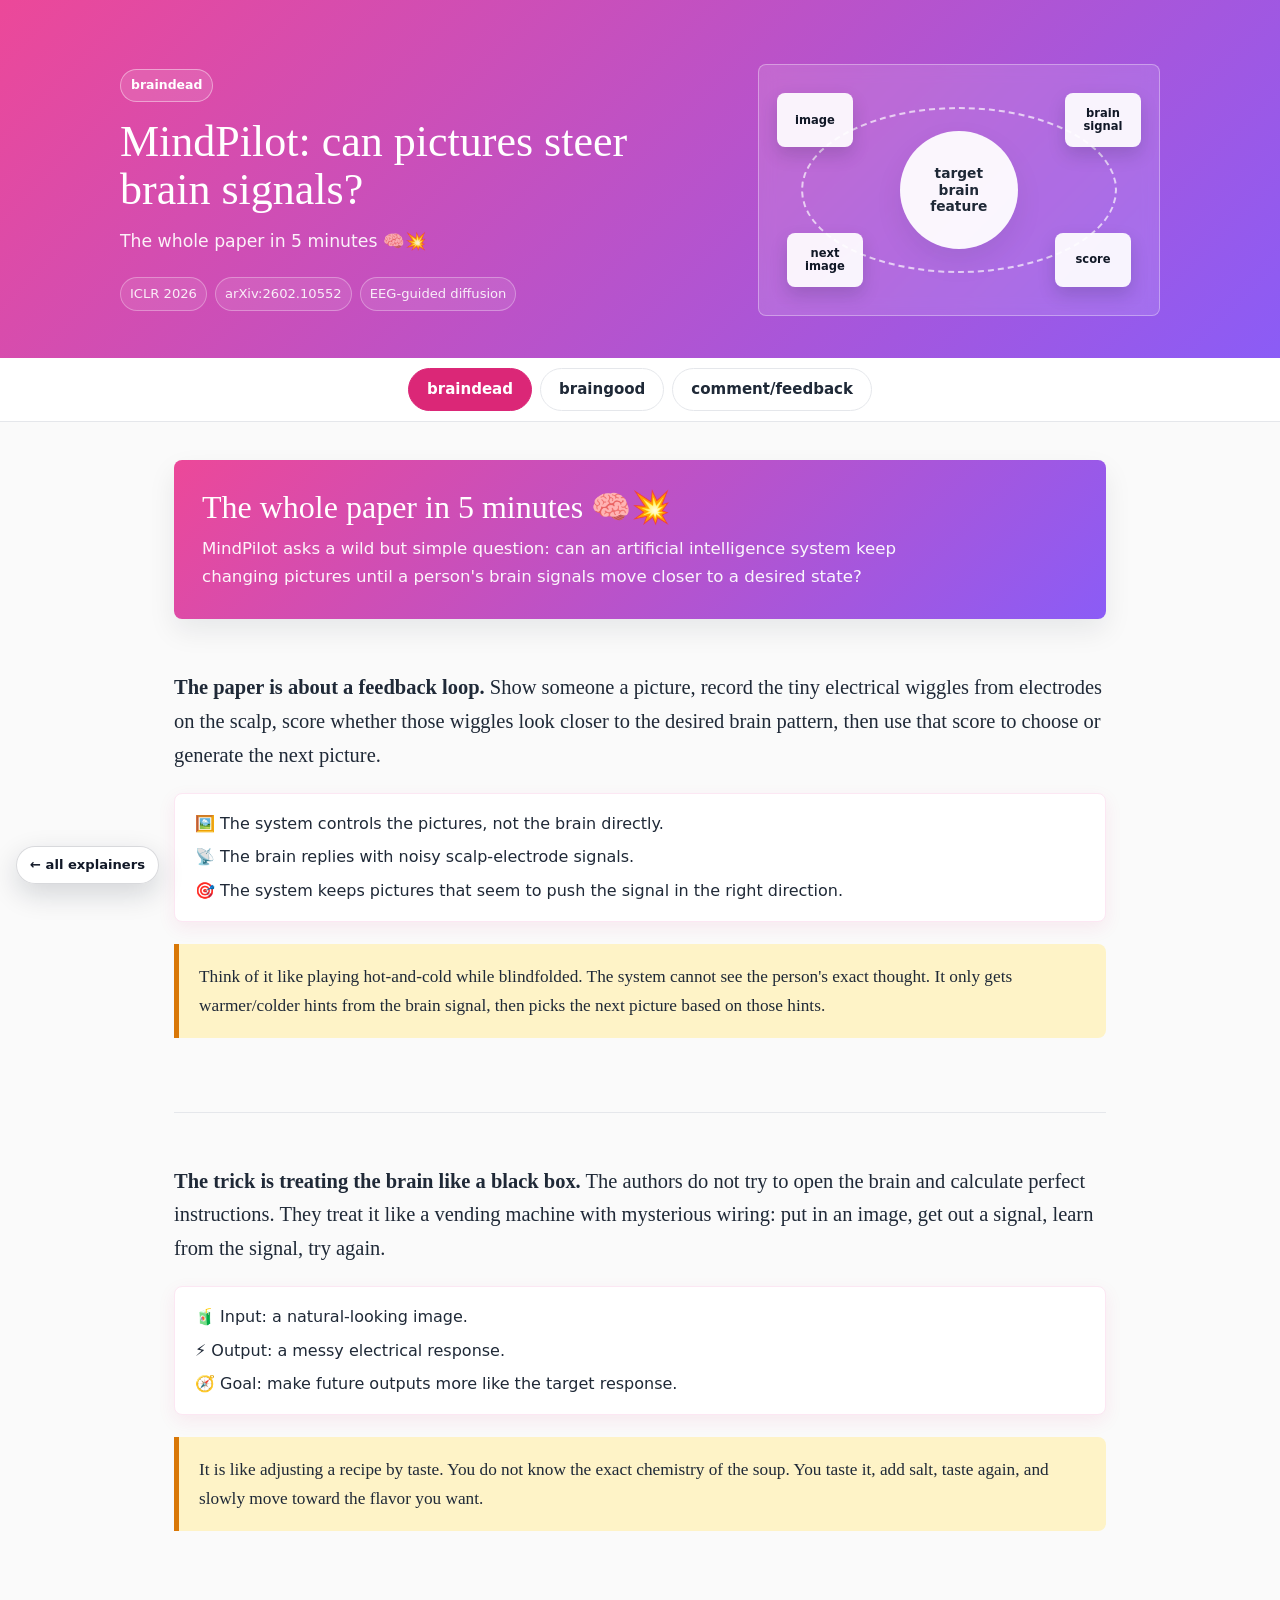
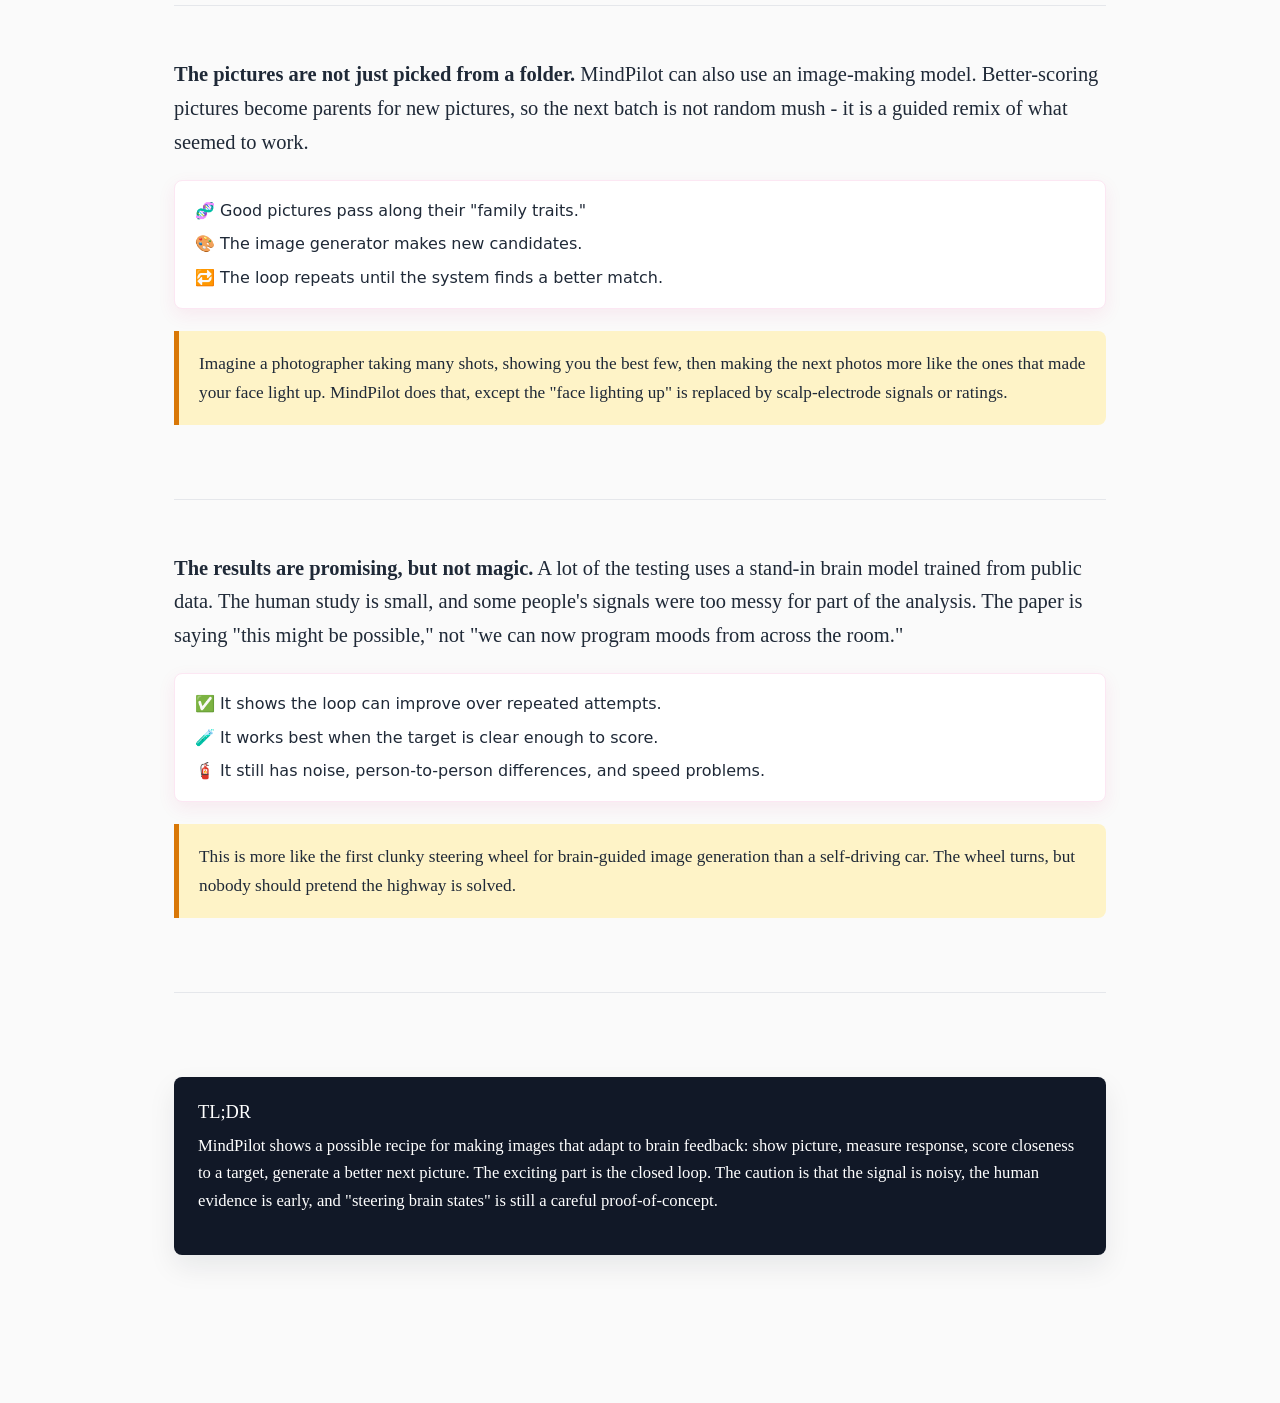
<file: papers/2602.10552/index.html>
<!DOCTYPE html>
<html lang="en">
<head>
  <meta charset="UTF-8">
  <meta name="viewport" content="width=device-width, initial-scale=1.0">
  <title>MindPilot Paper Explainer</title>
  <style>
    :root {
      --blue: #2563eb;
      --blue-light: #dbeafe;
      --blue-dark: #1e40af;
      --gray: #6b7280;
      --gray-light: #f3f4f6;
      --gray-dark: #1f2937;
      --green: #059669;
      --green-light: #d1fae5;
      --red: #dc2626;
      --red-light: #fee2e2;
      --orange: #d97706;
      --orange-light: #fef3c7;
      --purple: #7c3aed;
      --purple-light: #ede9fe;
      --teal: #0d9488;
      --teal-light: #ccfbf1;
      --pink: #db2777;
      --pink-light: #fce7f3;
      --line: #e5e7eb;
      --paper: #ffffff;
      --body: #fafafa;
      --shadow: 0 12px 28px rgba(15, 23, 42, 0.08);
    }

    * {
      box-sizing: border-box;
    }

    html {
      scroll-behavior: smooth;
    }

    body {
      margin: 0;
      background: var(--body);
      color: var(--gray-dark);
      font-family: Georgia, "Times New Roman", serif;
      line-height: 1.68;
      letter-spacing: 0;
    }

    button,
    input,
    select {
      font: inherit;
    }

    button {
      font-family: system-ui, -apple-system, BlinkMacSystemFont, "Segoe UI", sans-serif;
    }

    a {
      color: var(--blue);
    }

    .hero {
      color: white;
      background: linear-gradient(135deg, #ec4899 0%, #8b5cf6 100%);
      padding: 64px 24px 42px;
      transition: background 0.25s ease;
    }

    body.mode-normal .hero {
      background: linear-gradient(135deg, #0f172a 0%, #1e40af 58%, #0d9488 100%);
    }

    body.mode-feedback .hero {
      background: linear-gradient(135deg, #1f2937 0%, #7c2d12 100%);
    }

    .hero-inner {
      max-width: 1040px;
      margin: 0 auto;
      display: grid;
      grid-template-columns: 1.2fr 0.8fr;
      gap: 34px;
      align-items: center;
    }

    .hero-kicker {
      display: inline-flex;
      align-items: center;
      padding: 5px 10px;
      border: 1px solid rgba(255,255,255,0.42);
      border-radius: 999px;
      background: rgba(255,255,255,0.12);
      font-family: system-ui, -apple-system, BlinkMacSystemFont, "Segoe UI", sans-serif;
      font-size: 0.78rem;
      font-weight: 700;
      margin-bottom: 16px;
    }

    .hero h1 {
      margin: 0 0 14px;
      max-width: 780px;
      font-size: 2.75rem;
      line-height: 1.1;
      font-weight: 500;
    }

    .hero-subtitle {
      margin: 0 0 22px;
      max-width: 760px;
      font-family: system-ui, -apple-system, BlinkMacSystemFont, "Segoe UI", sans-serif;
      font-size: 1.08rem;
      line-height: 1.55;
      opacity: 0.92;
    }

    .hero-meta {
      display: flex;
      flex-wrap: wrap;
      gap: 8px;
      font-family: system-ui, -apple-system, BlinkMacSystemFont, "Segoe UI", sans-serif;
      font-size: 0.82rem;
      opacity: 0.9;
    }

    .hero-meta span {
      border: 1px solid rgba(255,255,255,0.34);
      border-radius: 999px;
      padding: 5px 9px;
      background: rgba(255,255,255,0.1);
    }

    .hero-visual {
      min-height: 250px;
      padding: 18px;
      border: 1px solid rgba(255,255,255,0.34);
      border-radius: 8px;
      background: rgba(255,255,255,0.13);
      backdrop-filter: blur(8px);
    }

    .brain-loop-mini {
      height: 214px;
      position: relative;
    }

    .loop-ring {
      position: absolute;
      inset: 24px;
      border: 2px dashed rgba(255,255,255,0.68);
      border-radius: 50%;
    }

    .loop-core {
      position: absolute;
      left: 50%;
      top: 50%;
      transform: translate(-50%, -50%);
      width: 118px;
      height: 118px;
      border-radius: 50%;
      background: rgba(255,255,255,0.94);
      color: #1f2937;
      display: grid;
      place-items: center;
      text-align: center;
      font-family: system-ui, -apple-system, BlinkMacSystemFont, "Segoe UI", sans-serif;
      font-weight: 800;
      font-size: 0.86rem;
      line-height: 1.2;
      box-shadow: var(--shadow);
    }

    .loop-node {
      position: absolute;
      width: 76px;
      height: 54px;
      border-radius: 8px;
      background: rgba(255,255,255,0.92);
      box-shadow: 0 8px 18px rgba(15,23,42,0.16);
      display: grid;
      place-items: center;
      color: #111827;
      font-family: system-ui, -apple-system, BlinkMacSystemFont, "Segoe UI", sans-serif;
      font-size: 0.72rem;
      font-weight: 800;
      text-align: center;
      line-height: 1.15;
    }

    .loop-node.image { left: 0; top: 10px; }
    .loop-node.signal { right: 0; top: 10px; }
    .loop-node.score { right: 10px; bottom: 10px; }
    .loop-node.next { left: 10px; bottom: 10px; }

    .tab-bar {
      position: sticky;
      top: 0;
      z-index: 20;
      display: flex;
      justify-content: center;
      gap: 8px;
      padding: 10px 12px;
      background: rgba(255,255,255,0.96);
      border-bottom: 1px solid var(--line);
      backdrop-filter: blur(10px);
      font-family: system-ui, -apple-system, BlinkMacSystemFont, "Segoe UI", sans-serif;
    }

    .tab-btn {
      border: 1px solid var(--line);
      background: white;
      color: var(--gray-dark);
      border-radius: 999px;
      padding: 8px 18px;
      cursor: pointer;
      font-size: 0.94rem;
      font-weight: 700;
      transition: color 0.15s, background 0.15s, border-color 0.15s;
    }

    .tab-btn.active {
      color: white;
      border-color: var(--blue-dark);
      background: var(--blue-dark);
    }

    body.mode-ez .tab-btn.active {
      background: var(--pink);
      border-color: var(--pink);
    }

    body.mode-feedback .tab-btn.active {
      background: #92400e;
      border-color: #92400e;
    }

    .container {
      max-width: 980px;
      margin: 0 auto;
      padding: 0 24px 80px;
    }

    .tab-panel {
      display: none;
    }

    .tab-panel.active {
      display: block;
    }

    section {
      padding: 52px 0;
      border-bottom: 1px solid var(--line);
    }

    section:last-child {
      border-bottom: 0;
    }

    h2,
    h3 {
      margin: 0 0 14px;
      line-height: 1.22;
      font-weight: 520;
      color: #111827;
    }

    h2 {
      font-size: 1.75rem;
    }

    h3 {
      font-size: 1.15rem;
    }

    p {
      margin: 0 0 16px;
      font-size: 1.04rem;
    }

    .section-label {
      margin-bottom: 6px;
      color: var(--blue);
      font-family: system-ui, -apple-system, BlinkMacSystemFont, "Segoe UI", sans-serif;
      font-size: 0.78rem;
      font-weight: 800;
      text-transform: uppercase;
      letter-spacing: 0;
    }

    .ez-hero {
      margin-top: 38px;
      padding: 28px;
      border-radius: 8px;
      color: white;
      background: linear-gradient(135deg, #ec4899 0%, #8b5cf6 100%);
      box-shadow: var(--shadow);
    }

    .ez-hero h2 {
      color: white;
      font-size: 2rem;
      margin-bottom: 8px;
    }

    .ez-hero p {
      max-width: 760px;
      font-family: system-ui, -apple-system, BlinkMacSystemFont, "Segoe UI", sans-serif;
      margin-bottom: 0;
      opacity: 0.94;
    }

    .ez-big {
      font-size: 1.28rem;
      line-height: 1.65;
      margin-bottom: 20px;
    }

    .ez-emoji-block {
      margin: 20px 0;
      padding: 18px 20px;
      border: 1px solid var(--pink-light);
      border-radius: 8px;
      background: white;
      box-shadow: 0 6px 18px rgba(219, 39, 119, 0.08);
      font-family: system-ui, -apple-system, BlinkMacSystemFont, "Segoe UI", sans-serif;
    }

    .ez-emoji-block ul {
      list-style: none;
      margin: 0;
      padding: 0;
      display: grid;
      gap: 10px;
    }

    .ez-emoji-block li {
      font-size: 1rem;
      line-height: 1.48;
    }

    .ez-analogy {
      margin: 22px 0;
      padding: 18px 20px;
      border-left: 5px solid var(--orange);
      border-radius: 0 8px 8px 0;
      background: var(--orange-light);
      font-size: 1.08rem;
    }

    .ez-tldr {
      margin: 32px 0 0;
      padding: 24px;
      border-radius: 8px;
      background: #111827;
      color: white;
      box-shadow: var(--shadow);
    }

    .ez-tldr h3 {
      color: white;
      margin-bottom: 8px;
    }

    .callout {
      margin: 24px 0;
      padding: 18px 20px;
      border-left: 5px solid var(--blue);
      border-radius: 0 8px 8px 0;
      background: var(--blue-light);
    }

    .callout.green {
      border-color: var(--green);
      background: var(--green-light);
    }

    .callout.orange {
      border-color: var(--orange);
      background: var(--orange-light);
    }

    .callout.purple {
      border-color: var(--purple);
      background: var(--purple-light);
    }

    .cards {
      display: grid;
      grid-template-columns: repeat(2, minmax(0, 1fr));
      gap: 16px;
      margin: 24px 0;
    }

    .card {
      border: 1px solid var(--line);
      border-radius: 8px;
      background: var(--paper);
      padding: 18px;
      box-shadow: 0 4px 14px rgba(15,23,42,0.05);
    }

    .concept-card {
      cursor: pointer;
      transition: border-color 0.14s, box-shadow 0.14s;
    }

    .concept-card:hover,
    .concept-card.open {
      border-color: var(--blue);
      box-shadow: 0 8px 20px rgba(37,99,235,0.10);
    }

    .card h3 {
      margin-bottom: 8px;
      font-family: system-ui, -apple-system, BlinkMacSystemFont, "Segoe UI", sans-serif;
      font-size: 1.02rem;
      font-weight: 800;
    }

    .card p {
      margin-bottom: 0;
      font-family: system-ui, -apple-system, BlinkMacSystemFont, "Segoe UI", sans-serif;
      font-size: 0.95rem;
      line-height: 1.55;
      color: #374151;
    }

    .card-detail {
      display: none;
      margin-top: 12px;
      padding-top: 12px;
      border-top: 1px solid var(--line);
    }

    .concept-card.open .card-detail {
      display: block;
    }

    .stats {
      display: grid;
      grid-template-columns: repeat(4, minmax(0, 1fr));
      gap: 12px;
      margin: 24px 0;
      font-family: system-ui, -apple-system, BlinkMacSystemFont, "Segoe UI", sans-serif;
    }

    .stat-box {
      border: 1px solid var(--line);
      border-radius: 8px;
      padding: 16px;
      background: white;
    }

    .stat-value {
      display: block;
      color: #111827;
      font-size: 1.55rem;
      line-height: 1.15;
      font-weight: 850;
    }

    .stat-label {
      display: block;
      margin-top: 6px;
      color: var(--gray);
      font-size: 0.82rem;
      line-height: 1.35;
    }

    .loop-widget {
      margin: 26px 0;
      border: 1px solid #bfdbfe;
      border-radius: 8px;
      background: linear-gradient(180deg, #eff6ff 0%, #ffffff 100%);
      overflow: hidden;
    }

    .widget-header {
      display: flex;
      justify-content: space-between;
      gap: 16px;
      align-items: start;
      padding: 18px 20px;
      border-bottom: 1px solid #dbeafe;
      font-family: system-ui, -apple-system, BlinkMacSystemFont, "Segoe UI", sans-serif;
    }

    .widget-header h3 {
      margin-bottom: 4px;
      color: var(--blue-dark);
    }

    .widget-header p {
      margin: 0;
      color: #475569;
      font-size: 0.92rem;
      line-height: 1.45;
    }

    .target-toggle,
    .step-toggle,
    .bands-mode-toggle {
      display: inline-flex;
      gap: 4px;
      padding: 4px;
      border: 1px solid var(--line);
      border-radius: 999px;
      background: var(--gray-light);
      font-family: system-ui, -apple-system, BlinkMacSystemFont, "Segoe UI", sans-serif;
    }

    .target-toggle button,
    .step-toggle button,
    .bands-mode-toggle button {
      border: 0;
      border-radius: 999px;
      padding: 7px 12px;
      background: transparent;
      color: var(--gray);
      cursor: pointer;
      font-size: 0.84rem;
      font-weight: 800;
    }

    .target-toggle button.active,
    .step-toggle button.active,
    .bands-mode-toggle button.active {
      background: white;
      color: var(--blue-dark);
      box-shadow: 0 1px 3px rgba(0,0,0,0.08);
    }

    .loop-canvas {
      padding: 20px;
      display: grid;
      grid-template-columns: 1fr 280px;
      gap: 20px;
      align-items: stretch;
    }

    .loop-diagram {
      position: relative;
      min-height: 560px;
      border-radius: 8px;
      background:
        radial-gradient(circle at 50% 45%, #ffffff 0 22%, rgba(219,234,254,0.72) 23% 26%, transparent 27%),
        linear-gradient(135deg, rgba(13,148,136,0.08), rgba(124,58,237,0.06));
      overflow: hidden;
    }

    .loop-arrow-svg {
      position: absolute;
      inset: 0;
      width: 100%;
      height: 100%;
      pointer-events: none;
    }

    .loop-arrow-svg path {
      fill: none;
      stroke: rgba(37,99,235,0.4);
      stroke-width: 4;
      stroke-linecap: round;
      stroke-dasharray: 8 10;
    }

    .loop-center {
      position: absolute;
      left: 50%;
      top: 45%;
      transform: translate(-50%, -50%);
      width: 210px;
      padding: 16px;
      border: 1px solid #c4b5fd;
      border-radius: 8px;
      background: white;
      text-align: center;
      box-shadow: var(--shadow);
      font-family: system-ui, -apple-system, BlinkMacSystemFont, "Segoe UI", sans-serif;
    }

    .loop-center-label {
      color: var(--purple);
      font-size: 0.72rem;
      font-weight: 900;
      text-transform: uppercase;
    }

    .loop-vector {
      height: 62px;
      display: flex;
      align-items: end;
      justify-content: center;
      gap: 6px;
      margin: 10px 0;
    }

    .loop-vector span {
      width: 16px;
      border-radius: 5px 5px 2px 2px;
      background: linear-gradient(180deg, #7c3aed, #c4b5fd);
    }

    .loop-stage {
      position: absolute;
      width: 210px;
      min-height: 178px;
      padding: 13px;
      border: 1px solid #cbd5e1;
      border-radius: 8px;
      background: rgba(255,255,255,0.96);
      box-shadow: 0 10px 26px rgba(15,23,42,0.08);
      font-family: system-ui, -apple-system, BlinkMacSystemFont, "Segoe UI", sans-serif;
      transition: transform 0.16s, border-color 0.16s, box-shadow 0.16s;
    }

    .loop-stage.active {
      border-color: var(--orange);
      box-shadow: 0 12px 28px rgba(217,119,6,0.18);
      transform: translateY(-3px);
    }

    .loop-stage h4 {
      margin: 0 0 8px;
      font-size: 0.95rem;
      line-height: 1.2;
    }

    .loop-stage p {
      margin: 0;
      color: #475569;
      font-size: 0.8rem;
      line-height: 1.4;
    }

    .loop-stage strong {
      color: #111827;
    }

    .stage-1 { left: 24px; top: 24px; }
    .stage-2 { right: 24px; top: 24px; }
    .stage-3 { right: 24px; bottom: 24px; }
    .stage-4 { left: 50%; bottom: 18px; transform: translateX(-50%); }
    .stage-4.active { transform: translateX(-50%) translateY(-3px); }
    .stage-5 { left: 24px; bottom: 24px; }

    .mini {
      height: 70px;
      margin-bottom: 8px;
      border: 1px solid var(--line);
      border-radius: 8px;
      background: #f8fafc;
      overflow: hidden;
    }

    .mini-images {
      display: grid;
      grid-template-columns: repeat(3, 1fr);
      gap: 5px;
      padding: 7px;
    }

    .mini-images span {
      border-radius: 6px;
      background: linear-gradient(135deg, #93c5fd, #16a34a);
    }

    .mini-images span:nth-child(2) {
      background: linear-gradient(135deg, #fce7f3, #db2777);
    }

    .mini-images span:nth-child(3) {
      background: linear-gradient(135deg, #fef3c7, #f97316);
    }

    .mini-wave {
      display: grid;
      gap: 5px;
      align-content: center;
      padding: 12px;
    }

    .mini-wave span {
      height: 7px;
      border-radius: 999px;
      background: repeating-linear-gradient(90deg, #0d9488 0 10px, #bfdbfe 10px 17px);
    }

    .mini-bars {
      display: flex;
      align-items: end;
      gap: 5px;
      padding: 9px;
    }

    .mini-bars span {
      flex: 1;
      border-radius: 4px 4px 2px 2px;
      background: linear-gradient(180deg, #2563eb, #bfdbfe);
    }

    .mini-score {
      display: grid;
      align-content: center;
      gap: 9px;
      padding: 12px;
    }

    .score-track {
      height: 10px;
      border-radius: 999px;
      background: #e5e7eb;
      overflow: hidden;
    }

    .score-track span {
      display: block;
      height: 100%;
      border-radius: inherit;
      background: linear-gradient(90deg, #f97316, #22c55e);
    }

    .loop-side {
      border-left: 1px solid #dbeafe;
      padding-left: 20px;
      font-family: system-ui, -apple-system, BlinkMacSystemFont, "Segoe UI", sans-serif;
    }

    .loop-side h3 {
      color: var(--blue-dark);
    }

    .step-toggle {
      flex-wrap: wrap;
      border-radius: 8px;
      background: white;
      margin: 10px 0 16px;
    }

    .step-toggle button {
      border-radius: 6px;
    }

    .stage-detail {
      min-height: 210px;
      border: 1px solid var(--line);
      border-radius: 8px;
      background: white;
      padding: 16px;
    }

    .stage-detail p {
      font-size: 0.92rem;
      line-height: 1.5;
      font-family: system-ui, -apple-system, BlinkMacSystemFont, "Segoe UI", sans-serif;
    }

    .first-principles-loop {
      display: grid;
      grid-template-columns: 1.05fr 0.95fr;
      gap: 18px;
      margin-top: 18px;
      padding: 18px;
      border: 1px solid #bfdbfe;
      border-radius: 12px;
      background: linear-gradient(135deg, #eff6ff, #ffffff 54%, #f0fdfa);
      font-family: system-ui, -apple-system, BlinkMacSystemFont, "Segoe UI", sans-serif;
    }

    .first-principles-loop img {
      width: 100%;
      border: 1px solid var(--line);
      border-radius: 10px;
      background: white;
      box-shadow: var(--shadow);
    }

    .first-principles-loop ol {
      margin: 10px 0 0 20px;
      padding: 0;
    }

    .first-principles-loop li {
      margin: 9px 0;
      color: #334155;
      line-height: 1.45;
    }

    .first-principles-loop strong {
      color: #0f172a;
    }

    .custom-loop-board {
      grid-column: 1 / -1;
      display: grid;
      grid-template-columns: repeat(3, minmax(0, 1fr));
      gap: 10px;
      margin-top: 4px;
      align-items: start;
    }

    .custom-loop-card {
      min-height: 0;
      padding: 12px;
      border: 1px solid #c7d2fe;
      border-radius: 10px;
      background: rgba(255, 255, 255, 0.86);
      box-shadow: 0 10px 28px rgba(37, 99, 235, 0.08);
    }

    .custom-loop-card h4 {
      margin: 0 0 8px;
      color: var(--blue-dark);
    }

    .custom-loop-card p {
      margin: 6px 0;
      color: #334155;
      font-size: 0.9rem;
      line-height: 1.42;
    }

    .custom-loop-card[data-cf-change="ch-proxy-model-made-why"] {
      grid-column: 1 / -1;
      display: flex;
      flex-wrap: wrap;
      align-items: center;
      gap: 8px 14px;
      background: #ffffff;
    }

    .custom-loop-card[data-cf-change="ch-proxy-model-made-why"] h4 {
      flex: 1 1 190px;
      margin: 0;
    }

    .custom-loop-card[data-cf-change="ch-proxy-model-made-why"] .io-strip {
      flex: 0 1 320px;
      margin: 0;
    }

    .custom-loop-card[data-cf-change="ch-proxy-model-made-why"] p {
      flex: 1 1 260px;
      margin: 0;
    }

    .proxy-io-column {
      grid-column: 1 / -1;
    }

    .proxy-io-column h4 {
      display: flex;
      justify-content: space-between;
      gap: 10px;
    }

    .proxy-io-column h4 span {
      color: #64748b;
      font-size: 0.72rem;
      font-weight: 800;
      text-transform: uppercase;
      letter-spacing: 0.08em;
    }

    .mini-data-table {
      width: 100%;
      margin: 8px 0;
      border-collapse: collapse;
      font-size: 0.76rem;
      line-height: 1.32;
    }

    .mini-data-table th,
    .mini-data-table td {
      padding: 6px;
      border: 1px solid #dbeafe;
      vertical-align: top;
      text-align: left;
    }

    .mini-data-table th {
      background: #eff6ff;
      color: #1e3a8a;
    }

    .proxy-visual-flow {
      display: grid;
      grid-template-columns: 1fr auto 1fr auto 1fr;
      align-items: stretch;
      gap: 8px;
      margin: 10px 0;
    }

    .proxy-visual-card {
      min-height: 136px;
      padding: 9px;
      border: 1px solid #bfdbfe;
      border-radius: 12px;
      background: linear-gradient(180deg, #ffffff, #eff6ff);
      display: grid;
      gap: 7px;
      align-content: start;
    }

    .proxy-visual-card strong {
      color: #1e3a8a;
      font-size: 0.76rem;
      text-transform: uppercase;
      letter-spacing: 0.05em;
    }

    .proxy-visual-card p {
      margin: 0;
      font-size: 0.78rem;
      line-height: 1.3;
    }

    .pixel-icon,
    .eeg-icon,
    .dataset-icon {
      min-height: 46px;
      border-radius: 9px;
      border: 1px solid #dbeafe;
      background: #ffffff;
      overflow: hidden;
    }

    .pixel-icon {
      display: grid;
      grid-template-columns: repeat(4, 1fr);
      grid-template-rows: repeat(3, 1fr);
    }

    .pixel-icon span:nth-child(3n+1) { background: #bfdbfe; }
    .pixel-icon span:nth-child(3n+2) { background: #fde68a; }
    .pixel-icon span:nth-child(3n) { background: #bbf7d0; }

    .eeg-icon {
      padding: 6px;
      display: grid;
      gap: 3px;
    }

    .eeg-icon span {
      height: 5px;
      border-radius: 999px;
      background: linear-gradient(90deg, #2563eb 20%, #93c5fd 20% 38%, #2563eb 38% 54%, #dbeafe 54% 100%);
    }

    .dataset-icon {
      display: grid;
      grid-template-columns: repeat(5, 1fr);
      gap: 3px;
      padding: 5px;
    }

    .dataset-icon span {
      border-radius: 4px;
      background: #dbeafe;
    }

    .proxy-flow-arrow {
      display: grid;
      place-items: center;
      color: #2563eb;
      font-weight: 900;
    }

    .proxy-visual-note {
      margin-top: 8px;
      padding: 8px;
      border-radius: 9px;
      background: #f8fafc;
      border: 1px dashed #bfdbfe;
      color: #334155;
      font-size: 0.78rem;
      line-height: 1.35;
    }

    .proxy-deep-board {
      display: grid;
      grid-template-columns: minmax(0, 1fr) minmax(0, 1.15fr);
      gap: 12px;
      margin-top: 12px;
      align-items: start;
    }

    .proxy-deep-panel {
      padding: 12px;
      border-radius: 12px;
      border: 1px solid #bfdbfe;
      background: linear-gradient(180deg, #ffffff, #eff6ff);
      display: grid;
      gap: 10px;
    }

    .proxy-deep-panel h5 {
      margin: 0;
      color: #1e3a8a;
      font-size: 0.84rem;
      text-transform: uppercase;
      letter-spacing: 0.06em;
    }

    .proxy-deep-panel p {
      margin: 0;
      font-size: 0.84rem;
      line-height: 1.42;
      color: #334155;
    }

    .stimulus-example {
      display: grid;
      grid-template-columns: 116px minmax(0, 1fr);
      gap: 10px;
      align-items: center;
    }

    .stimulus-example img {
      width: 116px;
      height: 116px;
      object-fit: cover;
      border-radius: 12px;
      border: 2px solid #f97316;
      background: #fff;
    }

    .pixel-zoom {
      display: grid;
      grid-template-columns: repeat(6, 1fr);
      gap: 2px;
      padding: 5px;
      border-radius: 10px;
      border: 1px solid #fdba74;
      background: #fff7ed;
    }

    .pixel-zoom span {
      aspect-ratio: 1;
      border-radius: 3px;
      background: #dbeafe;
    }

    .pixel-zoom span:nth-child(4n+1) { background: #93c5fd; }
    .pixel-zoom span:nth-child(4n+2) { background: #fde68a; }
    .pixel-zoom span:nth-child(4n+3) { background: #bbf7d0; }
    .pixel-zoom span:nth-child(4n) { background: #fdba74; }

    .feature-pipeline {
      display: grid;
      grid-template-columns: 1fr auto 1fr;
      gap: 8px;
      align-items: center;
    }

    .feature-box {
      min-height: 84px;
      padding: 9px;
      border-radius: 10px;
      border: 1px solid #cbd5e1;
      background: #ffffff;
      display: grid;
      align-content: center;
      gap: 5px;
      text-align: center;
    }

    .feature-box strong {
      color: #0f172a;
      font-size: 0.78rem;
    }

    .feature-box small {
      color: #64748b;
      line-height: 1.25;
      font-weight: 700;
    }

    .scalp-map {
      position: relative;
      min-height: 260px;
      border-radius: 16px;
      border: 1px solid #bfdbfe;
      background:
        radial-gradient(circle at 50% 15%, rgba(37, 99, 235, 0.10), transparent 18%),
        linear-gradient(180deg, #ffffff, #eff6ff);
      overflow: hidden;
    }

    .scalp-head {
      position: absolute;
      left: 50%;
      top: 18px;
      width: 210px;
      height: 220px;
      transform: translateX(-50%);
      border: 2px solid #93c5fd;
      border-radius: 46% 46% 50% 50%;
      background: rgba(255, 255, 255, 0.62);
    }

    .scalp-head::before {
      content: "front";
      position: absolute;
      left: 50%;
      top: 8px;
      transform: translateX(-50%);
      color: #94a3b8;
      font-size: 0.65rem;
      font-weight: 900;
      text-transform: uppercase;
    }

    .scalp-head::after {
      content: "back / visual cortex side";
      position: absolute;
      left: 50%;
      bottom: 8px;
      transform: translateX(-50%);
      width: 160px;
      color: #1e3a8a;
      font-size: 0.62rem;
      font-weight: 900;
      text-transform: uppercase;
      text-align: center;
    }

    .channel-dot {
      position: absolute;
      display: grid;
      place-items: center;
      width: 28px;
      height: 28px;
      border-radius: 999px;
      background: #2563eb;
      color: #fff;
      border: 2px solid #bfdbfe;
      font-size: 0.58rem;
      font-weight: 900;
      box-shadow: 0 6px 16px rgba(37, 99, 235, 0.20);
    }

    .channel-dot.po { background: #0d9488; }
    .channel-dot.p { background: #f97316; }

    .channel-legend {
      display: flex;
      flex-wrap: wrap;
      gap: 6px;
      margin-top: 8px;
    }

    .channel-legend span {
      padding: 5px 7px;
      border-radius: 999px;
      background: #f8fafc;
      border: 1px solid #cbd5e1;
      color: #334155;
      font-size: 0.68rem;
      font-weight: 900;
    }

    .eeg-sample-board {
      display: grid;
      gap: 8px;
    }

    .sample-equation {
      display: grid;
      grid-template-columns: repeat(3, minmax(0, 1fr));
      gap: 7px;
    }

    .sample-equation div {
      min-height: 72px;
      padding: 9px;
      border-radius: 10px;
      background: #ffffff;
      border: 1px solid #cbd5e1;
      text-align: center;
      display: grid;
      align-content: center;
      gap: 3px;
    }

    .sample-equation strong {
      color: #0f172a;
      font-size: 1rem;
    }

    .sample-equation span {
      color: #64748b;
      font-size: 0.72rem;
      font-weight: 800;
      line-height: 1.25;
    }

    .eeg-timeline {
      padding: 10px;
      border-radius: 12px;
      background: #ffffff;
      border: 1px solid #cbd5e1;
    }

    .time-wave {
      height: 46px;
      border-radius: 10px;
      background:
        linear-gradient(90deg, rgba(37, 99, 235, 0.18) 1px, transparent 1px) 0 0 / 4% 100%,
        linear-gradient(180deg, transparent 45%, #93c5fd 45% 55%, transparent 55%);
      position: relative;
      overflow: hidden;
    }

    .time-wave::after {
      content: "";
      position: absolute;
      inset: 6px;
      background: linear-gradient(90deg, transparent, #2563eb, transparent, #0d9488, transparent, #f97316, transparent);
      clip-path: polygon(0 58%, 6% 35%, 12% 65%, 18% 42%, 24% 54%, 30% 30%, 38% 72%, 46% 45%, 54% 61%, 62% 28%, 70% 66%, 78% 44%, 86% 58%, 94% 38%, 100% 56%, 100% 64%, 94% 46%, 86% 66%, 78% 52%, 70% 74%, 62% 36%, 54% 69%, 46% 53%, 38% 80%, 30% 38%, 24% 62%, 18% 50%, 12% 73%, 6% 43%, 0 66%);
      opacity: 0.95;
    }

    .paper-stimulus-strip {
      display: grid;
      grid-template-columns: minmax(0, 1.1fr) minmax(0, 0.9fr);
      gap: 10px;
      margin-top: 10px;
      padding: 10px;
      border-radius: 12px;
      background: #fff7ed;
      border: 1px solid #fed7aa;
    }

    .paper-stimulus-strip img {
      width: 100%;
      height: 132px;
      object-fit: cover;
      object-position: top left;
      border-radius: 10px;
      border: 1px solid #fdba74;
      background: #ffffff;
    }

    .paper-stimulus-strip p,
    .pixel-feature-board p,
    .channel-time-board p {
      margin: 0;
      font-size: 0.78rem;
      line-height: 1.34;
    }

    .pixel-feature-board {
      display: grid;
      grid-template-columns: 1fr 1fr;
      gap: 8px;
      margin-top: 8px;
    }

    .feature-vector {
      display: grid;
      grid-template-columns: repeat(8, 1fr);
      gap: 3px;
      min-height: 46px;
      padding: 5px;
      border-radius: 9px;
      border: 1px solid #dbeafe;
      background: #ffffff;
      align-items: end;
    }

    .feature-vector span {
      border-radius: 4px 4px 0 0;
      background: linear-gradient(180deg, #2563eb, #bfdbfe);
    }

    .channel-time-board {
      margin-top: 10px;
      padding: 10px;
      border-radius: 12px;
      background: #f8fafc;
      border: 1px solid #cbd5e1;
    }

    .channel-time-board h5 {
      margin: 0 0 8px;
      color: #1e3a8a;
      font-size: 0.84rem;
      text-transform: uppercase;
      letter-spacing: 0.06em;
    }

    .channel-map {
      display: grid;
      grid-template-columns: 58px repeat(9, minmax(30px, 1fr));
      gap: 5px;
      margin: 8px 0;
      align-items: center;
    }

    .channel-map b {
      color: #475569;
      font-size: 0.7rem;
      text-transform: uppercase;
    }

    .channel-map span {
      display: grid;
      min-height: 28px;
      place-items: center;
      border-radius: 999px;
      background: #dbeafe;
      color: #1e3a8a;
      font-size: 0.68rem;
      font-weight: 900;
      border: 1px solid #93c5fd;
    }

    .channel-map i {
      min-height: 1px;
    }

    .sample-ruler {
      display: grid;
      grid-template-columns: repeat(25, 1fr);
      gap: 2px;
      margin: 8px 0 4px;
    }

    .sample-ruler span {
      height: 18px;
      border-radius: 3px;
      background: #bfdbfe;
    }

    .sample-ruler span:nth-child(5n) {
      background: #2563eb;
    }

    .sample-labels {
      display: flex;
      justify-content: space-between;
      color: #475569;
      font-size: 0.68rem;
      font-weight: 800;
    }

    .after-eeg-board {
      margin-top: 10px;
      padding: 10px;
      border-radius: 12px;
      background: #eef6ff;
      border: 1px solid #93c5fd;
    }

    .after-eeg-board h5 {
      margin: 0 0 8px;
      color: #1e3a8a;
      font-size: 0.84rem;
      text-transform: uppercase;
      letter-spacing: 0.06em;
    }

    .after-eeg-flow {
      display: grid;
      grid-template-columns: minmax(220px, 0.85fr) minmax(260px, 1fr);
      gap: 10px;
      align-items: start;
    }

    .after-eeg-flow > .proxy-flow-arrow {
      display: none;
    }

    .after-eeg-card {
      min-height: 0;
      padding: 9px;
      border-radius: 12px;
      border: 1px solid #bfdbfe;
      background: #ffffff;
      display: grid;
      gap: 7px;
      align-content: start;
    }

    .after-eeg-card.step-c,
    .after-eeg-card.step-d {
      grid-column: 1 / -1;
    }

    .after-eeg-card.step-d {
      grid-template-columns: minmax(160px, 0.45fr) minmax(0, 1fr);
      align-items: center;
    }

    .after-eeg-card.step-d strong {
      grid-column: 1 / -1;
    }

    .after-eeg-card.step-d p {
      grid-column: 2;
      grid-row: 2 / span 2;
    }

    .after-eeg-card strong {
      color: #0f172a;
      font-size: 0.78rem;
    }

    .after-eeg-card p {
      margin: 0;
      color: #334155;
      font-size: 0.76rem;
      line-height: 1.34;
    }

    .after-eeg-card img {
      width: 100%;
      height: 132px;
      object-fit: contain;
      object-position: center;
      border-radius: 9px;
      border: 1px solid #fdba74;
      background: #fff7ed;
    }

    .after-eeg-card.step-a img {
      height: clamp(132px, 34vw, 190px);
      padding: 8px;
    }

    .matrix-mini {
      display: grid;
      grid-template-columns: 38px repeat(8, 1fr);
      gap: 2px;
      padding: 6px;
      border-radius: 9px;
      border: 1px solid #cbd5e1;
      background: #f8fafc;
    }

    .matrix-mini span {
      min-height: 12px;
      border-radius: 3px;
      background: #bfdbfe;
    }

    .matrix-mini b {
      color: #475569;
      font-size: 0.56rem;
      line-height: 1;
      display: grid;
      place-items: center start;
    }

    .matrix-mini .hot { background: #2563eb; }
    .matrix-mini .warm { background: #fdba74; }
    .matrix-mini .cool { background: #99f6e4; }

    .feature-choice {
      display: grid;
      grid-template-columns: repeat(2, minmax(0, 1fr));
      gap: 5px;
    }

    .feature-choice div {
      padding: 7px;
      border-radius: 9px;
      background: #f8fafc;
      border: 1px solid #dbeafe;
    }

    .feature-compare-board {
      display: grid;
      grid-template-columns: repeat(2, minmax(0, 1fr));
      gap: 8px;
      padding: 8px;
      border-radius: 12px;
      background: #f8fafc;
      border: 1px solid #cbd5e1;
    }

    .feature-compare-panel {
      display: grid;
      gap: 6px;
      padding: 7px;
      border-radius: 10px;
      background: #ffffff;
      border: 1px solid #dbeafe;
    }

    .feature-compare-panel b {
      color: #1e3a8a;
      font-size: 0.68rem;
      text-transform: uppercase;
      letter-spacing: 0.05em;
    }

    .clip-vector-compare {
      display: grid;
      grid-template-columns: 48px 1fr 34px;
      gap: 5px;
      align-items: center;
    }

    .clip-vector-compare img {
      width: 48px;
      height: 44px;
      object-fit: cover;
      object-position: top left;
      border-radius: 8px;
      border: 1px solid #fdba74;
    }

    .clip-bars {
      display: grid;
      grid-template-columns: repeat(7, 1fr);
      gap: 2px;
      align-items: end;
      min-height: 38px;
      padding: 4px;
      border-radius: 8px;
      background: #eff6ff;
    }

    .clip-bars span {
      border-radius: 3px 3px 0 0;
      background: #2563eb;
    }

    .clip-vector-compare em {
      font-style: normal;
      font-size: 0.62rem;
      font-weight: 900;
      color: #15803d;
      text-align: center;
    }

    .psd-wave-profile {
      display: grid;
      grid-template-columns: 1fr 1fr;
      gap: 6px;
      align-items: end;
    }

    .psd-mini-wave {
      height: 42px;
      border-radius: 8px;
      background:
        linear-gradient(180deg, transparent 48%, #bfdbfe 48% 54%, transparent 54%),
        linear-gradient(90deg, #f8fafc, #eff6ff);
      position: relative;
      overflow: hidden;
      border: 1px solid #dbeafe;
    }

    .psd-mini-wave::after {
      content: "";
      position: absolute;
      inset: 6px 4px;
      background: #0d9488;
      clip-path: polygon(0 55%, 8% 32%, 16% 70%, 24% 36%, 32% 65%, 40% 40%, 48% 58%, 56% 35%, 64% 72%, 72% 42%, 80% 62%, 88% 38%, 100% 56%, 100% 70%, 88% 52%, 80% 76%, 72% 56%, 64% 86%, 56% 49%, 48% 72%, 40% 55%, 32% 80%, 24% 50%, 16% 84%, 8% 46%, 0 68%);
    }

    .psd-bars {
      display: grid;
      grid-template-columns: repeat(5, 1fr);
      gap: 3px;
      align-items: end;
      min-height: 54px;
      padding: 5px;
      border-radius: 8px;
      background: #fff7ed;
      border: 1px solid #fed7aa;
    }

    .psd-bars span {
      display: grid;
      place-items: end center;
      border-radius: 4px 4px 0 0;
      background: linear-gradient(180deg, #f97316, #fed7aa);
      color: #7c2d12;
      font-size: 0.5rem;
      font-weight: 900;
      padding-bottom: 2px;
    }

    .after-eeg-card img.paper-psd-crop {
      width: 100%;
      height: 170px;
      object-fit: contain;
      object-position: center;
      border-radius: 8px;
      border: 1px solid #fed7aa;
      background: #fff7ed;
    }

    .feature-compare-panel small {
      color: #475569;
      font-size: 0.64rem;
      line-height: 1.25;
    }

    .psd-principles-board {
      grid-column: 1 / -1;
      display: grid;
      grid-template-columns: minmax(0, 0.9fr) minmax(0, 1.1fr);
      gap: 8px;
      padding: 8px;
      border-radius: 10px;
      border: 1px solid #fdba74;
      background: linear-gradient(135deg, #fff7ed, #ffffff 58%, #f0fdfa);
    }

    .psd-principles-board h6 {
      grid-column: 1 / -1;
      margin: 0;
      color: #7c2d12;
      font-size: 0.72rem;
      text-transform: uppercase;
      letter-spacing: 0.06em;
    }

    .rhythm-demo {
      display: grid;
      grid-template-columns: 1fr auto 1fr;
      gap: 6px;
      align-items: center;
    }

    .rhythm-wave-stack,
    .rhythm-bars-stack,
    .semantic-vs-rhythm {
      padding: 7px;
      border-radius: 9px;
      border: 1px solid #fed7aa;
      background: #ffffff;
    }

    .rhythm-wave-stack strong,
    .rhythm-bars-stack strong,
    .semantic-vs-rhythm strong {
      display: block;
      margin-bottom: 5px;
      color: #0f172a;
      font-size: 0.66rem;
    }

    .rhythm-wave {
      height: 24px;
      margin: 3px 0;
      border-radius: 999px;
      background: #eff6ff;
      position: relative;
      overflow: hidden;
    }

    .rhythm-wave::after {
      content: "";
      position: absolute;
      inset: 5px 4px;
      background: #2563eb;
      clip-path: polygon(0 55%, 8% 42%, 16% 60%, 24% 38%, 32% 62%, 40% 35%, 48% 66%, 56% 40%, 64% 58%, 72% 36%, 80% 64%, 88% 42%, 100% 56%, 100% 72%, 88% 58%, 80% 80%, 72% 52%, 64% 74%, 56% 56%, 48% 82%, 40% 51%, 32% 76%, 24% 54%, 16% 76%, 8% 58%, 0 70%);
    }

    .rhythm-wave.slow::after {
      background: #0d9488;
      clip-path: polygon(0 55%, 14% 35%, 28% 70%, 42% 38%, 56% 68%, 70% 36%, 84% 66%, 100% 48%, 100% 68%, 84% 82%, 70% 52%, 56% 84%, 42% 54%, 28% 86%, 14% 50%, 0 72%);
    }

    .rhythm-arrow {
      color: #ea580c;
      font-weight: 900;
    }

    .rhythm-mini-bars {
      display: grid;
      grid-template-columns: repeat(5, 1fr);
      gap: 3px;
      align-items: end;
      min-height: 58px;
    }

    .rhythm-mini-bars span {
      display: grid;
      place-items: end center;
      border-radius: 4px 4px 0 0;
      background: linear-gradient(180deg, #f97316, #fed7aa);
      color: #7c2d12;
      font-size: 0.5rem;
      font-weight: 900;
      padding-bottom: 2px;
    }

    .semantic-vs-rhythm {
      display: grid;
      gap: 6px;
    }

    .semantic-vs-rhythm div {
      display: grid;
      grid-template-columns: 68px 1fr;
      gap: 7px;
      align-items: center;
      padding: 6px;
      border-radius: 8px;
      background: #f8fafc;
    }

    .semantic-vs-rhythm b {
      color: #1e3a8a;
      font-size: 0.62rem;
      text-transform: uppercase;
    }

    .semantic-vs-rhythm span {
      color: #334155;
      font-size: 0.66rem;
      line-height: 1.22;
    }

    .band-definition-row {
      display: grid;
      grid-template-columns: repeat(5, minmax(0, 1fr));
      gap: 4px;
      margin-top: 6px;
    }

    .band-definition-row span {
      display: grid;
      gap: 2px;
      padding: 5px 4px;
      border-radius: 7px;
      background: #fff7ed;
      border: 1px solid #fed7aa;
      color: #7c2d12;
      font-size: 0.52rem;
      font-weight: 900;
      text-align: center;
      line-height: 1.1;
    }

    .band-definition-row em {
      color: #475569;
      font-style: normal;
      font-size: 0.48rem;
      font-weight: 800;
    }

    .route-split-board {
      grid-column: 1 / -1;
      display: grid;
      grid-template-columns: repeat(2, minmax(0, 1fr));
      gap: 8px;
    }

    .route-panel {
      display: grid;
      gap: 7px;
      padding: 8px;
      border-radius: 9px;
      border: 1px solid #cbd5e1;
      background: #ffffff;
    }

    .route-panel strong {
      color: #0f172a;
      font-size: 0.66rem;
    }

    .route-mini-flow {
      display: grid;
      grid-template-columns: 1fr auto 1fr auto 1fr;
      gap: 5px;
      align-items: stretch;
    }

    .route-mini-flow span,
    .route-mini-flow b {
      display: grid;
      place-items: center;
      min-height: 46px;
      padding: 5px;
      border-radius: 8px;
      border: 1px solid #dbeafe;
      background: #f8fafc;
      color: #334155;
      font-size: 0.56rem;
      line-height: 1.12;
      text-align: center;
    }

    .route-mini-flow b {
      border: 0;
      background: transparent;
      color: #64748b;
      font-size: 0.7rem;
      padding: 0;
    }

    .route-panel small {
      color: #475569;
      font-size: 0.62rem;
      line-height: 1.25;
    }

    .why-not-classify {
      grid-column: 1 / -1;
      display: grid;
      grid-template-columns: 1fr auto 1fr;
      gap: 7px;
      align-items: center;
      padding: 8px;
      border-radius: 9px;
      border: 1px solid #99f6e4;
      background: #f0fdfa;
    }

    .why-not-classify div {
      padding: 7px;
      border-radius: 8px;
      background: #ffffff;
      border: 1px solid #ccfbf1;
    }

    .why-not-classify b {
      display: block;
      color: #0f766e;
      font-size: 0.62rem;
      text-transform: uppercase;
      letter-spacing: 0.05em;
      margin-bottom: 3px;
    }

    .why-not-classify span {
      color: #334155;
      font-size: 0.66rem;
      line-height: 1.24;
    }

    .why-not-classify > span {
      color: #0f766e;
      font-weight: 900;
      text-align: center;
    }

    .same-eeg-two-readouts {
      grid-column: 1 / -1;
      display: grid;
      grid-template-columns: 0.82fr auto 1fr;
      gap: 8px;
      align-items: stretch;
      padding: 8px;
      border-radius: 10px;
      border: 1px solid #bfdbfe;
      background: linear-gradient(135deg, #eff6ff, #ffffff 54%, #ecfeff);
    }

    .same-eeg-input,
    .readout-stack,
    .correlation-note {
      padding: 8px;
      border-radius: 9px;
      border: 1px solid #dbeafe;
      background: #ffffff;
    }

    .same-eeg-input strong,
    .readout-card strong,
    .correlation-note strong {
      display: block;
      color: #1e3a8a;
      font-size: 0.64rem;
      text-transform: uppercase;
      letter-spacing: 0.05em;
      margin-bottom: 5px;
    }

    .same-eeg-matrix {
      display: grid;
      grid-template-columns: 24px repeat(10, 1fr);
      gap: 2px;
      margin-bottom: 6px;
    }

    .same-eeg-matrix b,
    .same-eeg-matrix span {
      min-height: 13px;
      border-radius: 3px;
      background: #eff6ff;
      border: 1px solid #dbeafe;
    }

    .same-eeg-matrix b {
      display: grid;
      place-items: center;
      color: #475569;
      font-size: 0.48rem;
      background: #f8fafc;
    }

    .same-eeg-matrix .warm { background: #fed7aa; border-color: #fdba74; }
    .same-eeg-matrix .hot { background: #fb7185; border-color: #f43f5e; }
    .same-eeg-matrix .cool { background: #bae6fd; border-color: #7dd3fc; }

    .same-eeg-input small,
    .readout-card small,
    .correlation-note small {
      display: block;
      color: #475569;
      font-size: 0.61rem;
      line-height: 1.24;
    }

    .fork-arrow {
      display: grid;
      place-items: center;
      color: #2563eb;
      font-weight: 900;
      font-size: 1rem;
    }

    .readout-stack {
      display: grid;
      gap: 8px;
    }

    .readout-card {
      display: grid;
      grid-template-columns: 72px 1fr;
      gap: 8px;
      align-items: center;
      padding: 7px;
      border-radius: 8px;
      background: #f8fafc;
      border: 1px solid #e2e8f0;
    }

    .readout-card strong,
    .readout-card small {
      grid-column: 1 / -1;
      margin-bottom: 0;
    }

    .readout-icon {
      min-height: 50px;
      border-radius: 8px;
      border: 1px solid #cbd5e1;
      background: #ffffff;
      display: grid;
      place-items: center;
      color: #0f172a;
      font-size: 0.58rem;
      font-weight: 900;
      text-align: center;
      line-height: 1.1;
    }

    .readout-bars {
      display: grid;
      grid-template-columns: repeat(6, 1fr);
      gap: 3px;
      align-items: end;
      min-height: 50px;
    }

    .readout-bars span {
      border-radius: 4px 4px 0 0;
      background: linear-gradient(180deg, #3b82f6, #bfdbfe);
    }

    .readout-bars.psd span {
      display: grid;
      place-items: end center;
      color: #7c2d12;
      font-size: 0.48rem;
      font-weight: 900;
      padding-bottom: 2px;
      background: linear-gradient(180deg, #f97316, #fed7aa);
    }

    .current-target-pairs {
      grid-column: 1 / -1;
      display: grid;
      grid-template-columns: repeat(2, minmax(0, 1fr));
      gap: 8px;
      padding: 8px;
      border-radius: 9px;
      background: #ffffff;
      border: 1px solid #cbd5e1;
    }

    .pair-route {
      display: grid;
      gap: 6px;
      padding: 8px;
      border-radius: 8px;
      background: #f8fafc;
      border: 1px solid #e2e8f0;
    }

    .pair-route strong {
      color: #0f172a;
      font-size: 0.64rem;
      text-transform: uppercase;
      letter-spacing: 0.05em;
    }

    .pair-comparison {
      display: grid;
      grid-template-columns: 1fr auto 1fr;
      gap: 6px;
      align-items: center;
    }

    .pair-object {
      display: grid;
      gap: 4px;
      padding: 6px;
      border-radius: 8px;
      background: #ffffff;
      border: 1px solid #dbeafe;
    }

    .pair-object b {
      color: #1e3a8a;
      font-size: 0.56rem;
      text-transform: uppercase;
    }

    .pair-object small {
      color: #475569;
      font-size: 0.58rem;
      line-height: 1.18;
    }

    .pair-symbol {
      color: #64748b;
      font-weight: 900;
    }

    .pair-route .clip-bars,
    .pair-route .psd-bars {
      min-height: 44px;
    }

    .pair-route > small {
      color: #475569;
      font-size: 0.61rem;
      line-height: 1.22;
    }

    .psd-target-source-board {
      display: grid;
      grid-template-columns: 1fr auto 1fr;
      gap: 6px;
      align-items: stretch;
      padding: 7px;
      border-radius: 8px;
      background: #fff7ed;
      border: 1px solid #fed7aa;
    }

    .psd-source-lane {
      display: grid;
      grid-template-columns: 1fr auto 1fr;
      gap: 5px;
      align-items: center;
    }

    .psd-source-node {
      display: grid;
      gap: 3px;
      min-height: 68px;
      padding: 6px;
      border-radius: 7px;
      background: #ffffff;
      border: 1px solid #fdba74;
    }

    .psd-source-node b {
      color: #9a3412;
      font-size: 0.52rem;
      line-height: 1.1;
      text-transform: uppercase;
      letter-spacing: 0.04em;
    }

    .psd-source-node small {
      color: #7c2d12;
      font-size: 0.54rem;
      line-height: 1.15;
    }

    .psd-source-arrow,
    .psd-source-vs {
      display: grid;
      place-items: center;
      color: #c2410c;
      font-weight: 900;
      font-size: 0.72rem;
    }

    .psd-source-vs {
      color: #64748b;
    }

    .psd-label-chip {
      display: inline-flex;
      align-items: center;
      justify-content: center;
      min-height: 28px;
      border-radius: 999px;
      color: #9a3412;
      background: #ffedd5;
      border: 1px dashed #fb923c;
      font-weight: 900;
      font-size: 0.56rem;
    }

    .correlation-note {
      grid-column: 1 / -1;
      display: grid;
      grid-template-columns: repeat(3, minmax(0, 1fr));
      gap: 7px;
      background: #f0fdfa;
      border-color: #99f6e4;
    }

    .correlation-note div {
      padding: 7px;
      border-radius: 8px;
      background: #ffffff;
      border: 1px solid #ccfbf1;
    }

    .correlation-note strong {
      color: #0f766e;
    }

    .score-meter {
      height: 12px;
      border-radius: 999px;
      background: #dbeafe;
      overflow: hidden;
    }

    .score-meter span {
      display: block;
      width: 72%;
      height: 100%;
      border-radius: inherit;
      background: linear-gradient(90deg, #f97316, #22c55e);
    }

    .latent-neighbors {
      position: relative;
      min-height: 78px;
      border-radius: 10px;
      border: 1px solid #cbd5e1;
      background: radial-gradient(circle at 35% 45%, rgba(34, 197, 94, 0.20), transparent 32%), #f8fafc;
    }

    .latent-neighbors span {
      position: absolute;
      width: 18px;
      height: 18px;
      border-radius: 6px;
      background: #bfdbfe;
      border: 2px solid #2563eb;
    }

    .latent-neighbors .best {
      left: 34%;
      top: 38%;
      background: #22c55e;
      border-color: #15803d;
      transform: scale(1.2);
    }

    .latent-neighbors .n1 { left: 18%; top: 22%; }
    .latent-neighbors .n2 { left: 54%; top: 28%; }
    .latent-neighbors .n3 { left: 70%; top: 62%; }
    .latent-neighbors .n4 { left: 24%; top: 68%; }

    .optimizer-next-board {
      margin-top: 9px;
      padding: 10px;
      border-radius: 12px;
      border: 1px solid #a7f3d0;
      background: linear-gradient(135deg, #ecfdf5, #ffffff 58%, #eff6ff);
    }

    .optimizer-next-board h5 {
      margin: 0 0 8px;
      color: #047857;
      font-size: 0.84rem;
      text-transform: uppercase;
      letter-spacing: 0.06em;
    }

    .optimizer-next-flow {
      display: grid;
      grid-template-columns: repeat(4, minmax(0, 1fr));
      gap: 8px;
      align-items: stretch;
    }

    .optimizer-step {
      padding: 8px;
      border-radius: 10px;
      border: 1px solid #bbf7d0;
      background: #ffffff;
      display: grid;
      gap: 6px;
      align-content: start;
    }

    .optimizer-step strong {
      color: #064e3b;
      font-size: 0.76rem;
    }

    .optimizer-step small {
      color: #334155;
      font-size: 0.69rem;
      line-height: 1.3;
    }

    .score-to-next-batch-board {
      display: grid;
      gap: 8px;
      margin: 8px 0 10px;
      padding: 9px;
      border-radius: 12px;
      background: #ffffff;
      border: 1px solid #bfdbfe;
    }

    .score-to-next-batch-board h6 {
      margin: 0;
      color: #1d4ed8;
      font-size: 0.78rem;
      text-transform: uppercase;
      letter-spacing: 0.05em;
    }

    .score-choice-note {
      margin: 0;
      color: #334155;
      font-size: 0.73rem;
      line-height: 1.35;
    }

    .score-ledger-grid {
      display: grid;
      grid-template-columns: minmax(0, 1.05fr) minmax(0, 1fr);
      gap: 8px;
      align-items: start;
    }

    .candidate-score-sheet,
    .next-batch-diagram {
      padding: 8px;
      border-radius: 11px;
      border: 1px solid #dbeafe;
      background: #f8fafc;
      display: grid;
      gap: 7px;
    }

    .candidate-score-sheet strong,
    .next-batch-diagram strong {
      color: #0f172a;
      font-size: 0.74rem;
    }

    .score-ledger-row {
      display: grid;
      grid-template-columns: 40px 1fr 1fr;
      gap: 5px;
      align-items: center;
      font-size: 0.64rem;
      color: #334155;
      font-weight: 850;
    }

    .score-ledger-row.header {
      color: #64748b;
      text-transform: uppercase;
      letter-spacing: 0.04em;
      font-size: 0.56rem;
    }

    .score-pill {
      min-height: 22px;
      border-radius: 8px;
      border: 1px solid #bfdbfe;
      background: linear-gradient(90deg, rgba(96, 165, 250, 0.22) var(--score, 50%), #ffffff var(--score, 50%));
      display: grid;
      place-items: center;
      color: #1e3a8a;
    }

    .score-pill.hot {
      border-color: #22c55e;
      background: linear-gradient(90deg, rgba(34, 197, 94, 0.25) var(--score, 50%), #ffffff var(--score, 50%));
      color: #065f46;
    }

    .chosen-objective-row {
      display: grid;
      grid-template-columns: 1fr auto 1fr;
      gap: 6px;
      align-items: center;
      color: #475569;
      font-size: 0.65rem;
      font-weight: 800;
    }

    .chosen-objective-row span {
      padding: 6px;
      border-radius: 9px;
      background: #eff6ff;
      border: 1px solid #bfdbfe;
      text-align: center;
    }

    .chosen-objective-row b {
      color: #15803d;
      font-size: 0.82rem;
    }

    .neighbor-credit-map {
      position: relative;
      min-height: 92px;
      border-radius: 12px;
      border: 1px dashed #93c5fd;
      background: radial-gradient(circle at 28% 44%, rgba(34, 197, 94, 0.26), transparent 23%), radial-gradient(circle at 59% 30%, rgba(96, 165, 250, 0.2), transparent 18%), #ffffff;
      overflow: hidden;
    }

    .neighbor-credit-map span {
      position: absolute;
      display: grid;
      place-items: center;
      width: 34px;
      height: 24px;
      border-radius: 9px;
      border: 1px solid #bfdbfe;
      background: #dbeafe;
      color: #1e3a8a;
      font-size: 0.58rem;
      font-weight: 900;
    }

    .neighbor-credit-map .winner {
      left: 24%;
      top: 34%;
      background: #bbf7d0;
      border-color: #22c55e;
      color: #065f46;
      transform: scale(1.14);
    }

    .neighbor-credit-map .neighbor-a { left: 9%; top: 14%; }
    .neighbor-credit-map .neighbor-b { left: 46%; top: 18%; }
    .neighbor-credit-map .neighbor-c { left: 60%; top: 59%; opacity: 0.72; }

    .neighbor-credit-map .arrow {
      width: 44px;
      height: 2px;
      border: 0;
      border-radius: 999px;
      background: #22c55e;
      transform-origin: left center;
    }

    .neighbor-credit-map .arrow.one { left: 35%; top: 45%; transform: rotate(-28deg); }
    .neighbor-credit-map .arrow.two { left: 36%; top: 50%; transform: rotate(24deg); opacity: 0.78; }

    .next-output-strip {
      display: grid;
      grid-template-columns: repeat(3, 1fr);
      gap: 5px;
    }

    .next-output-strip span {
      padding: 6px 4px;
      border-radius: 9px;
      background: #ecfdf5;
      border: 1px solid #bbf7d0;
      color: #065f46;
      text-align: center;
      font-size: 0.62rem;
      font-weight: 900;
    }

    .reward-row {
      display: grid;
      grid-template-columns: auto 1fr auto;
      gap: 5px;
      align-items: center;
      font-size: 0.66rem;
      color: #475569;
      font-weight: 800;
    }

    .reward-row span:nth-child(2) {
      height: 8px;
      border-radius: 999px;
      background: #dbeafe;
      overflow: hidden;
    }

    .reward-row span:nth-child(2)::before {
      content: "";
      display: block;
      height: 100%;
      width: var(--score, 50%);
      border-radius: inherit;
      background: linear-gradient(90deg, #60a5fa, #22c55e);
    }

    .topk-strip,
    .probability-strip {
      display: grid;
      grid-template-columns: repeat(5, 1fr);
      gap: 4px;
      align-items: end;
      min-height: 48px;
    }

    .topk-strip span,
    .probability-strip span {
      display: grid;
      place-items: end center;
      min-height: 28px;
      border-radius: 8px 8px 4px 4px;
      background: #dbeafe;
      border: 1px solid #bfdbfe;
      color: #1e3a8a;
      font-size: 0.58rem;
      font-weight: 900;
      padding-bottom: 3px;
    }

    .topk-strip .best,
    .probability-strip .hot {
      background: #bbf7d0;
      border-color: #22c55e;
      color: #065f46;
    }

    .spread-map {
      position: relative;
      min-height: 66px;
      border-radius: 10px;
      border: 1px solid #cbd5e1;
      background: radial-gradient(circle at 34% 45%, rgba(34, 197, 94, 0.25), transparent 30%), radial-gradient(circle at 68% 28%, rgba(96, 165, 250, 0.18), transparent 22%), #f8fafc;
    }

    .spread-map span {
      position: absolute;
      width: 16px;
      height: 16px;
      border-radius: 6px;
      background: #bfdbfe;
      border: 2px solid #2563eb;
    }

    .spread-map .best { left: 32%; top: 38%; background: #22c55e; border-color: #15803d; transform: scale(1.2); }
    .spread-map .near1 { left: 21%; top: 22%; }
    .spread-map .near2 { left: 48%; top: 24%; }
    .spread-map .far { left: 76%; top: 62%; opacity: 0.55; }

    .next-mode-row {
      display: grid;
      grid-template-columns: 1fr 1fr;
      gap: 5px;
    }

    .next-mode-row span {
      padding: 5px;
      border-radius: 8px;
      background: #eff6ff;
      border: 1px solid #bfdbfe;
      color: #1e3a8a;
      font-size: 0.62rem;
      font-weight: 900;
      text-align: center;
    }

    .score-revamp-board {
      display: grid;
      gap: 10px;
    }

    .score-revamp-board .paper-rule {
      margin: 0;
      padding: 8px;
      border-radius: 10px;
      background: #eff6ff;
      border: 1px solid #bfdbfe;
      color: #1e3a8a;
      font-size: 0.72rem;
      line-height: 1.35;
      font-weight: 750;
    }

    .reward-first-principles {
      display: grid;
      grid-template-columns: minmax(0, 0.85fr) auto minmax(0, 1fr) auto minmax(0, 0.9fr);
      gap: 8px;
      align-items: stretch;
    }

    .reward-principle-card {
      padding: 8px;
      border-radius: 11px;
      border: 1px solid #dbeafe;
      background: #f8fafc;
      display: grid;
      gap: 6px;
      align-content: start;
    }

    .reward-principle-card b {
      color: #0f172a;
      font-size: 0.72rem;
    }

    .reward-principle-card small {
      color: #334155;
      font-size: 0.65rem;
      line-height: 1.32;
    }

    .reward-principle-arrow {
      display: grid;
      place-items: center;
      color: #2563eb;
      font-weight: 950;
      font-size: 1rem;
    }

    .reward-object-stack {
      display: grid;
      grid-template-columns: repeat(3, minmax(0, 1fr));
      gap: 5px;
    }

    .reward-object-stack span,
    .steering-candidate-strip span {
      min-height: 34px;
      border-radius: 9px;
      border: 1px solid #bfdbfe;
      background: #ffffff;
      color: #1e3a8a;
      display: grid;
      place-items: center;
      text-align: center;
      padding: 4px;
      font-size: 0.58rem;
      font-weight: 900;
    }

    .reward-object-stack .winner,
    .steering-candidate-strip .hot {
      background: #dcfce7;
      border-color: #22c55e;
      color: #065f46;
    }

    .reward-number-card {
      min-height: 52px;
      border-radius: 11px;
      border: 1px solid #22c55e;
      background: linear-gradient(90deg, rgba(34, 197, 94, 0.26) 82%, #ffffff 82%);
      color: #065f46;
      display: grid;
      place-items: center;
      text-align: center;
      padding: 6px;
      font-size: 0.8rem;
      font-weight: 950;
    }

    .steering-candidate-strip {
      display: grid;
      grid-template-columns: repeat(4, minmax(0, 1fr));
      gap: 5px;
    }

    .why-not-target-note {
      margin: 0;
      padding: 8px;
      border-radius: 10px;
      background: #fff7ed;
      border: 1px solid #fed7aa;
      color: #7c2d12;
      font-size: 0.7rem;
      line-height: 1.35;
      font-weight: 750;
    }

    .reward-route-lanes {
      display: grid;
      grid-template-columns: repeat(2, minmax(0, 1fr));
      gap: 8px;
    }

    .reward-route-lane {
      padding: 8px;
      border-radius: 11px;
      border: 1px solid #dbeafe;
      background: #f8fafc;
      display: grid;
      gap: 6px;
    }

    .reward-route-lane b {
      color: #0f172a;
      font-size: 0.72rem;
    }

    .route-compare-row {
      display: grid;
      grid-template-columns: 1fr auto 1fr auto;
      gap: 6px;
      align-items: center;
      color: #334155;
      font-size: 0.62rem;
      font-weight: 850;
    }

    .route-chip {
      min-height: 36px;
      border-radius: 9px;
      border: 1px solid #cbd5e1;
      background: #ffffff;
      display: grid;
      place-items: center;
      text-align: center;
      padding: 4px;
    }

    .route-score-chip {
      min-height: 36px;
      min-width: 48px;
      border-radius: 9px;
      border: 1px solid #22c55e;
      background: linear-gradient(90deg, rgba(34, 197, 94, 0.28) var(--score, 70%), #ffffff var(--score, 70%));
      color: #065f46;
      display: grid;
      place-items: center;
      font-size: 0.72rem;
      font-weight: 950;
    }

    .paper-algorithm-chain {
      display: grid;
      grid-template-columns: repeat(4, minmax(0, 1fr));
      gap: 8px;
      align-items: stretch;
    }

    .paper-algorithm-step {
      padding: 8px;
      border-radius: 11px;
      border: 1px solid #bbf7d0;
      background: #ffffff;
      display: grid;
      gap: 6px;
      align-content: start;
    }

    .paper-algorithm-step strong {
      color: #064e3b;
      font-size: 0.7rem;
    }

    .paper-algorithm-step small {
      color: #334155;
      font-size: 0.64rem;
      line-height: 1.32;
    }

    .mini-score-table {
      display: grid;
      grid-template-columns: 32px 1fr;
      gap: 4px;
      font-size: 0.58rem;
      font-weight: 900;
      color: #1e3a8a;
    }

    .mini-score-table span {
      border-radius: 7px;
      background: #eff6ff;
      border: 1px solid #bfdbfe;
      padding: 3px;
      text-align: center;
    }

    .mini-score-table .hot {
      background: #dcfce7;
      border-color: #22c55e;
      color: #065f46;
    }

    .formula-chip {
      min-height: 32px;
      border-radius: 9px;
      background: #ecfdf5;
      border: 1px solid #bbf7d0;
      color: #065f46;
      display: grid;
      place-items: center;
      text-align: center;
      padding: 4px;
      font-size: 0.62rem;
      font-weight: 950;
    }

    .probability-map-row {
      display: grid;
      grid-template-columns: minmax(0, 1.25fr) minmax(0, 1fr);
      gap: 8px;
      align-items: stretch;
    }

    .probability-map,
    .next-batch-output {
      padding: 8px;
      border-radius: 11px;
      border: 1px solid #dbeafe;
      background: #f8fafc;
      display: grid;
      gap: 7px;
    }

    .probability-map strong,
    .next-batch-output strong {
      color: #0f172a;
      font-size: 0.72rem;
    }

    .omega-map {
      position: relative;
      min-height: 118px;
      border-radius: 12px;
      border: 1px dashed #93c5fd;
      background: radial-gradient(circle at 28% 46%, rgba(34, 197, 94, 0.3), transparent 23%), radial-gradient(circle at 61% 30%, rgba(96, 165, 250, 0.18), transparent 20%), #ffffff;
    }

    .omega-map span {
      position: absolute;
      width: 36px;
      height: 25px;
      border-radius: 9px;
      border: 1px solid #bfdbfe;
      background: #dbeafe;
      color: #1e3a8a;
      display: grid;
      place-items: center;
      font-size: 0.56rem;
      font-weight: 950;
    }

    .omega-map .best { left: 24%; top: 39%; background: #bbf7d0; border-color: #22c55e; color: #065f46; transform: scale(1.12); }
    .omega-map .near-a { left: 10%; top: 18%; }
    .omega-map .near-b { left: 45%; top: 22%; }
    .omega-map .near-c { left: 42%; top: 66%; }
    .omega-map .far { right: 9%; bottom: 14%; opacity: 0.58; }

    .omega-map .credit-arrow {
      width: 48px;
      height: 2px;
      border: 0;
      border-radius: 999px;
      background: #22c55e;
      transform-origin: left center;
    }

    .omega-map .credit-arrow.one { left: 35%; top: 48%; transform: rotate(-30deg); }
    .omega-map .credit-arrow.two { left: 36%; top: 52%; transform: rotate(22deg); opacity: 0.8; }

    .next-batch-cards {
      display: grid;
      grid-template-columns: repeat(3, 1fr);
      gap: 6px;
    }

    .next-batch-cards span {
      min-height: 44px;
      border-radius: 10px;
      background: #ecfdf5;
      border: 1px solid #bbf7d0;
      color: #065f46;
      display: grid;
      place-items: center;
      text-align: center;
      padding: 5px;
      font-size: 0.6rem;
      font-weight: 950;
    }

    .search-generation-note {
      margin: 0;
      color: #334155;
      font-size: 0.68rem;
      line-height: 1.35;
    }

    .after-eeg-note {
      margin-top: 8px;
      padding: 8px;
      border-radius: 10px;
      background: #ffffff;
      border: 1px dashed #93c5fd;
      color: #334155;
      font-size: 0.78rem;
      line-height: 1.34;
    }

    .io-strip {
      display: grid;
      grid-template-columns: 1fr auto 1fr;
      align-items: center;
      gap: 7px;
      margin: 8px 0;
      font-size: 0.78rem;
      font-weight: 800;
      color: #1e293b;
    }

    .io-strip span:not(.arrow) {
      padding: 7px;
      border-radius: 8px;
      background: #f8fafc;
      border: 1px solid #e2e8f0;
    }

    .feature-bars {
      display: flex;
      align-items: end;
      gap: 5px;
      height: 42px;
      margin: 10px 0;
    }

    .feature-bars span {
      flex: 1;
      min-width: 12px;
      border-radius: 5px 5px 2px 2px;
      background: linear-gradient(180deg, #22c55e, #bbf7d0);
    }

    .push-meter {
      margin: 10px 0;
      padding: 8px;
      border-radius: 8px;
      background: #f8fafc;
      border: 1px solid #e2e8f0;
    }

    .push-meter div {
      height: 9px;
      border-radius: 999px;
      background: linear-gradient(90deg, #fb923c 62%, #e2e8f0 62%);
    }

    .chips {
      display: flex;
      flex-wrap: wrap;
      gap: 6px;
      margin-top: 12px;
    }

    .chips span {
      padding: 4px 8px;
      border-radius: 999px;
      background: var(--gray-light);
      color: #334155;
      font-size: 0.76rem;
      font-weight: 800;
    }

    .pipeline {
      display: grid;
      grid-template-columns: repeat(5, minmax(0, 1fr));
      gap: 10px;
      margin: 24px 0;
      font-family: system-ui, -apple-system, BlinkMacSystemFont, "Segoe UI", sans-serif;
    }

    .pipe-stage {
      position: relative;
      min-height: 170px;
      padding: 14px;
      border: 1px solid var(--line);
      border-radius: 8px;
      background: white;
    }

    .pipe-stage:not(:last-child)::after {
      content: "->";
      position: absolute;
      right: -13px;
      top: 50%;
      transform: translateY(-50%);
      color: var(--blue);
      font-weight: 900;
      z-index: 2;
    }

    .pipe-stage h3 {
      font-size: 0.94rem;
      margin-bottom: 10px;
      font-weight: 850;
    }

    .pipe-stage p {
      font-size: 0.82rem;
      line-height: 1.45;
      color: #475569;
      font-family: system-ui, -apple-system, BlinkMacSystemFont, "Segoe UI", sans-serif;
    }

    .result-grid {
      display: grid;
      grid-template-columns: 1.05fr 0.95fr;
      gap: 18px;
      margin: 24px 0;
      align-items: stretch;
    }

    .chart-card {
      border: 1px solid var(--line);
      border-radius: 8px;
      background: white;
      padding: 18px;
      font-family: system-ui, -apple-system, BlinkMacSystemFont, "Segoe UI", sans-serif;
    }

    .chart-card h3 {
      margin-bottom: 12px;
    }

    .bar-row {
      display: grid;
      grid-template-columns: 96px 1fr 58px;
      gap: 10px;
      align-items: center;
      margin: 12px 0;
      font-size: 0.86rem;
    }

    .bar-shell {
      position: relative;
      height: 18px;
      border-radius: 999px;
      background: #e5e7eb;
      overflow: hidden;
    }

    .bar-fill {
      height: 100%;
      border-radius: 999px;
      background: linear-gradient(90deg, #2563eb, #0d9488);
    }

    .bar-fill.orange {
      background: linear-gradient(90deg, #f97316, #db2777);
    }

    .band-plot {
      height: 170px;
      border: 1px solid var(--line);
      border-radius: 8px;
      background: linear-gradient(180deg, #ffffff, #f8fafc);
      position: relative;
      overflow: hidden;
      margin-top: 10px;
    }

    .band-plot::before {
      content: "";
      position: absolute;
      left: 38px;
      right: 22px;
      top: 62px;
      height: 48px;
      border-radius: 999px;
      background: rgba(37,99,235,0.16);
      transform: skewY(-7deg);
    }

    .trend-line {
      position: absolute;
      left: 42px;
      right: 26px;
      top: 88px;
      height: 3px;
      background: var(--blue);
      transform: rotate(-13deg);
      transform-origin: left center;
    }

    .trend-dot {
      position: absolute;
      width: 10px;
      height: 10px;
      border-radius: 50%;
      background: var(--orange);
      box-shadow: 0 0 0 3px rgba(249,115,22,0.16);
    }

    .trend-dot.d1 { left: 54px; top: 108px; }
    .trend-dot.d2 { left: 118px; top: 94px; }
    .trend-dot.d3 { left: 188px; top: 84px; }
    .trend-dot.d4 { right: 78px; top: 72px; }

    .axis-note {
      color: var(--gray);
      font-size: 0.78rem;
      line-height: 1.35;
      margin-top: 8px;
    }

    .limits-list {
      display: grid;
      gap: 10px;
      margin: 24px 0;
      font-family: system-ui, -apple-system, BlinkMacSystemFont, "Segoe UI", sans-serif;
    }

    .limit-row {
      display: grid;
      grid-template-columns: 180px 1fr;
      gap: 14px;
      padding: 14px 16px;
      border: 1px solid var(--line);
      border-radius: 8px;
      background: white;
    }

    .limit-row strong {
      color: #111827;
    }

    .limit-row span {
      color: #475569;
      line-height: 1.45;
    }

    .bands-table-wrap {
      margin: 12px 0 28px;
      overflow-x: auto;
      border: 1px solid var(--line);
      border-radius: 8px;
      background: white;
    }

    .bands-table-wrap.hidden {
      display: none;
    }

    .bands-table {
      width: 100%;
      min-width: 720px;
      border-collapse: collapse;
      font-family: system-ui, -apple-system, BlinkMacSystemFont, "Segoe UI", sans-serif;
      font-size: 0.92rem;
    }

    .bands-table th,
    .bands-table td {
      padding: 12px 14px;
      border-bottom: 1px solid #edf2f7;
      text-align: left;
      vertical-align: top;
    }

    .bands-table th {
      background: var(--gray-light);
      color: #111827;
      font-size: 0.78rem;
      text-transform: uppercase;
      letter-spacing: 0;
    }

    .bands-table .source-row td {
      background: #fafafa;
      color: var(--gray);
      font-size: 0.82rem;
      font-style: italic;
    }

    .paper-flow-figure {
      margin: 14px 0 28px;
      padding: 16px;
      border: 1px solid var(--line);
      border-radius: 8px;
      background: white;
      font-family: system-ui, -apple-system, BlinkMacSystemFont, "Segoe UI", sans-serif;
    }

    .paper-flow-figure h3 {
      margin: 0 0 12px;
      color: #111827;
      font-size: 1rem;
    }

    .paper-flow-grid {
      display: grid;
      grid-template-columns: repeat(4, 1fr);
      gap: 10px;
    }

    .paper-flow-card {
      min-height: 132px;
      padding: 12px;
      border: 1px solid #dbeafe;
      border-radius: 8px;
      background: #f8fbff;
    }

    .paper-flow-card strong {
      display: block;
      margin-bottom: 6px;
      color: var(--blue-dark);
      font-size: 0.78rem;
      text-transform: uppercase;
    }

    .paper-flow-card span {
      color: #475569;
      font-size: 0.9rem;
      line-height: 1.4;
    }

    .paper-flow-note {
      margin: 12px 0 0;
      color: var(--gray);
      font-size: 0.86rem;
    }

    .paper-panel-grid {
      display: grid;
      grid-template-columns: 1.25fr 1fr 1fr;
      gap: 12px;
      margin: 14px 0;
    }

    .paper-panel {
      margin: 0;
      overflow: hidden;
      border: 1px solid #e5e7eb;
      border-radius: 8px;
      background: #ffffff;
    }

    .paper-panel img {
      display: block;
      width: 100%;
      height: 220px;
      object-fit: contain;
      background: #ffffff;
    }

    .paper-panel figcaption {
      padding: 8px 10px;
      border-top: 1px solid #f1f5f9;
      color: #475569;
      font-size: 0.8rem;
      line-height: 1.35;
    }

    .term {
      border-bottom: 1px dotted var(--gray);
      color: #111827;
      font-weight: 800;
      cursor: help;
    }

    .term:hover,
    .term.active {
      background: var(--orange-light);
    }

    .term-tip {
      position: absolute;
      z-index: 1000;
      max-width: 320px;
      padding: 10px 12px;
      border-radius: 8px;
      background: #111827;
      color: white;
      font-family: system-ui, -apple-system, BlinkMacSystemFont, "Segoe UI", sans-serif;
      font-size: 0.86rem;
      line-height: 1.4;
      pointer-events: none;
      opacity: 0;
      transform: translateY(-4px);
      transition: opacity 0.12s ease, transform 0.12s ease;
    }

    .term-tip.visible {
      opacity: 1;
      transform: translateY(0);
    }

    .quiz-box {
      margin: 18px 0;
      padding: 18px;
      border: 1px solid var(--line);
      border-radius: 8px;
      background: white;
      font-family: system-ui, -apple-system, BlinkMacSystemFont, "Segoe UI", sans-serif;
    }

    .quiz-box p {
      font-family: system-ui, -apple-system, BlinkMacSystemFont, "Segoe UI", sans-serif;
      font-size: 0.98rem;
      line-height: 1.5;
    }

    .quiz-options {
      display: grid;
      gap: 8px;
      margin-top: 12px;
    }

    .quiz-options button {
      border: 1px solid var(--line);
      border-radius: 8px;
      background: #f8fafc;
      color: #111827;
      padding: 10px 12px;
      text-align: left;
      cursor: pointer;
    }

    .quiz-options button.correct {
      border-color: var(--green);
      background: var(--green-light);
    }

    .quiz-options button.wrong {
      border-color: var(--red);
      background: var(--red-light);
    }

    .quiz-feedback {
      display: none;
      margin-top: 12px;
      padding: 12px;
      border-radius: 8px;
      background: var(--blue-light);
      color: #111827;
      font-size: 0.92rem;
    }

    .quiz-feedback.show {
      display: block;
    }

    .feedback-grid {
      display: grid;
      grid-template-columns: repeat(3, minmax(0, 1fr));
      gap: 16px;
      margin: 24px 0;
    }

    .feedback-button {
      display: inline-flex;
      align-items: center;
      justify-content: center;
      border: 0;
      border-radius: 999px;
      background: #92400e;
      color: white;
      padding: 11px 18px;
      cursor: pointer;
      font-weight: 800;
      box-shadow: 0 8px 20px rgba(146,64,14,0.18);
    }

    .feedback-button:disabled {
      cursor: not-allowed;
      opacity: 0.62;
      box-shadow: none;
    }

    code {
      padding: 2px 5px;
      border-radius: 5px;
      background: #f1f5f9;
      font-family: ui-monospace, SFMono-Regular, Menlo, Consolas, monospace;
      font-size: 0.9em;
    }

    @media (max-width: 920px) {
      .hero-inner,
      .loop-canvas,
      .first-principles-loop,
      .result-grid {
        grid-template-columns: 1fr;
      }

      .hero h1 {
        font-size: 2.2rem;
      }

      .loop-side {
        border-left: 0;
        border-top: 1px solid #dbeafe;
        padding-left: 0;
        padding-top: 18px;
      }

      .pipeline,
      .stats,
      .custom-loop-board,
      .paper-panel-grid,
      .paper-flow-grid,
      .feedback-grid {
        grid-template-columns: repeat(2, minmax(0, 1fr));
      }
    }

    @media (max-width: 760px) {
      .hero {
        padding: 44px 18px 30px;
      }

      .hero h1 {
        font-size: 1.85rem;
      }

      .container {
        padding: 0 18px 64px;
      }

      .tab-bar {
        justify-content: flex-start;
        overflow-x: auto;
      }

      .tab-btn {
        flex: 0 0 auto;
        padding: 8px 14px;
      }

      .cards,
      .pipeline,
      .stats,
      .custom-loop-board,
      .paper-panel-grid,
      .paper-flow-grid,
      .feedback-grid {
        grid-template-columns: 1fr;
      }

      .proxy-io-column {
        grid-column: span 1;
      }

      .proxy-visual-flow {
        grid-template-columns: 1fr;
      }

      .paper-stimulus-strip,
      .pixel-feature-board,
      .proxy-deep-board,
      .sample-equation {
        grid-template-columns: 1fr;
      }

      .channel-map {
        grid-template-columns: 52px repeat(3, minmax(46px, 1fr));
      }

      .proxy-flow-arrow {
        transform: rotate(90deg);
      }

      .feature-pipeline .proxy-flow-arrow {
        transform: none;
      }

      .loop-diagram {
        display: grid;
        gap: 12px;
        min-height: 0;
        padding: 14px;
        background: linear-gradient(180deg, #eff6ff, #ffffff);
      }

      .loop-arrow-svg {
        display: none;
      }

      .loop-center,
      .loop-stage,
      .stage-1,
      .stage-2,
      .stage-3,
      .stage-4,
      .stage-5 {
        position: static;
        width: auto;
        transform: none;
      }

      .stage-4.active {
        transform: translateY(-3px);
      }

      .pipe-stage:not(:last-child)::after {
        content: "down";
        right: 14px;
        top: auto;
        bottom: -13px;
        background: white;
        padding: 0 6px;
      }

      .limit-row {
        grid-template-columns: 1fr;
      }
    }

    @media (max-width: 560px) {
      .stimulus-example,
      .feature-pipeline,
      .after-eeg-flow,
      .feature-choice,
      .feature-compare-board,
      .score-ledger-grid,
      .psd-principles-board,
      .same-eeg-two-readouts,
      .current-target-pairs,
      .pair-comparison,
      .psd-target-source-board,
      .psd-source-lane,
      .route-split-board,
      .route-mini-flow,
      .why-not-classify,
      .optimizer-next-flow,
      .reward-first-principles,
      .reward-route-lanes,
      .paper-algorithm-chain,
      .probability-map-row,
      .next-mode-row,
      .correlation-note,
      .rhythm-demo,
      .after-eeg-card.step-d {
        grid-template-columns: 1fr;
      }

      .fork-arrow {
        transform: rotate(90deg);
      }

      .readout-card {
        grid-template-columns: 1fr;
      }

      .stimulus-example img {
        width: 100%;
        height: auto;
        max-height: 220px;
      }

      .after-eeg-card.step-d p {
        grid-column: auto;
        grid-row: auto;
      }
    }
  
    .ipe-home-link {
      position: fixed;
      left: 16px;
      bottom: 16px;
      z-index: 120;
      display: inline-flex;
      align-items: center;
      min-height: 38px;
      padding: 9px 13px;
      border: 1px solid rgba(15, 23, 42, 0.16);
      border-radius: 999px;
      background: rgba(255, 255, 255, 0.94);
      box-shadow: 0 10px 28px rgba(15, 23, 42, 0.16);
      color: #111827;
      font-family: system-ui, -apple-system, BlinkMacSystemFont, "Segoe UI", sans-serif;
      font-size: 0.82rem;
      font-weight: 850;
      line-height: 1;
      text-decoration: none;
    }
    .ipe-home-link:hover {
      border-color: rgba(37, 99, 235, 0.5);
      color: #1e40af;
      transform: translateY(-1px);
    }
    @media (max-width: 560px) {
      .ipe-home-link {
        left: 10px;
        bottom: 10px;
        min-height: 34px;
        padding: 8px 10px;
        font-size: 0.76rem;
      }
    }
</style>
  <!-- GitHub Pages copy: local feedback runtime stripped by scripts/publish_pages.py. -->
</head>
<body class="mode-ez">
    <a class="ipe-home-link" href="../../" aria-label="Back to all explainers">&larr; all explainers</a>
<header class="hero" id="topHero">
    <div class="hero-inner">
      <div>
        <div class="hero-kicker" id="heroKicker">braindead</div>
        <h1>MindPilot: can pictures steer brain signals?</h1>
        <p class="hero-subtitle" id="heroSubtitle">The whole paper in 5 minutes 🧠💥</p>
        <div class="hero-meta">
          <span>ICLR 2026</span>
          <span>arXiv:2602.10552</span>
          <span>EEG-guided diffusion</span>
        </div>
      </div>
      <div class="hero-visual" aria-label="Closed-loop summary">
        <div class="brain-loop-mini">
          <div class="loop-ring"></div>
          <div class="loop-core">target<br>brain<br>feature</div>
          <div class="loop-node image">image</div>
          <div class="loop-node signal">brain<br>signal</div>
          <div class="loop-node score">score</div>
          <div class="loop-node next">next<br>image</div>
        </div>
      </div>
    </div>
  </header>

  <nav class="tab-bar" aria-label="Explainer tabs">
    <button class="tab-btn active" onclick="switchTab('ez', this)">braindead</button>
    <button class="tab-btn" onclick="switchTab('normal', this)">braingood</button>
    <button class="tab-btn" onclick="switchTab('feedback', this)">comment/feedback</button>
  </nav>

  <main class="container">
    <article id="tab-ez" class="tab-panel active">
      <div class="ez-hero">
        <h2>The whole paper in 5 minutes 🧠💥</h2>
        <p>MindPilot asks a wild but simple question: can an artificial intelligence system keep changing pictures until a person's brain signals move closer to a desired state?</p>
      </div>

      <section>
        <p class="ez-big"><strong>The paper is about a feedback loop.</strong> Show someone a picture, record the tiny electrical wiggles from electrodes on the scalp, score whether those wiggles look closer to the desired brain pattern, then use that score to choose or generate the next picture.</p>
        <div class="ez-emoji-block">
          <ul>
            <li>🖼️ The system controls the pictures, not the brain directly.</li>
            <li>📡 The brain replies with noisy scalp-electrode signals.</li>
            <li>🎯 The system keeps pictures that seem to push the signal in the right direction.</li>
          </ul>
        </div>
        <div class="ez-analogy">
          Think of it like playing hot-and-cold while blindfolded. The system cannot see the person's exact thought. It only gets warmer/colder hints from the brain signal, then picks the next picture based on those hints.
        </div>
      </section>

      <section>
        <p class="ez-big"><strong>The trick is treating the brain like a black box.</strong> The authors do not try to open the brain and calculate perfect instructions. They treat it like a vending machine with mysterious wiring: put in an image, get out a signal, learn from the signal, try again.</p>
        <div class="ez-emoji-block">
          <ul>
            <li>🧃 Input: a natural-looking image.</li>
            <li>⚡ Output: a messy electrical response.</li>
            <li>🧭 Goal: make future outputs more like the target response.</li>
          </ul>
        </div>
        <div class="ez-analogy">
          It is like adjusting a recipe by taste. You do not know the exact chemistry of the soup. You taste it, add salt, taste again, and slowly move toward the flavor you want.
        </div>
      </section>

      <section>
        <p class="ez-big"><strong>The pictures are not just picked from a folder.</strong> MindPilot can also use an image-making model. Better-scoring pictures become parents for new pictures, so the next batch is not random mush - it is a guided remix of what seemed to work.</p>
        <div class="ez-emoji-block">
          <ul>
            <li>🧬 Good pictures pass along their "family traits."</li>
            <li>🎨 The image generator makes new candidates.</li>
            <li>🔁 The loop repeats until the system finds a better match.</li>
          </ul>
        </div>
        <div class="ez-analogy">
          Imagine a photographer taking many shots, showing you the best few, then making the next photos more like the ones that made your face light up. MindPilot does that, except the "face lighting up" is replaced by scalp-electrode signals or ratings.
        </div>
      </section>

      <section>
        <p class="ez-big"><strong>The results are promising, but not magic.</strong> A lot of the testing uses a stand-in brain model trained from public data. The human study is small, and some people's signals were too messy for part of the analysis. The paper is saying "this might be possible," not "we can now program moods from across the room."</p>
        <div class="ez-emoji-block">
          <ul>
            <li>✅ It shows the loop can improve over repeated attempts.</li>
            <li>🧪 It works best when the target is clear enough to score.</li>
            <li>🧯 It still has noise, person-to-person differences, and speed problems.</li>
          </ul>
        </div>
        <div class="ez-analogy">
          This is more like the first clunky steering wheel for brain-guided image generation than a self-driving car. The wheel turns, but nobody should pretend the highway is solved.
        </div>
      </section>

      <section>
        <div class="ez-tldr">
          <h3>TL;DR</h3>
          <p>MindPilot shows a possible recipe for making images that adapt to brain feedback: show picture, measure response, score closeness to a target, generate a better next picture. The exciting part is the closed loop. The caution is that the signal is noisy, the human evidence is early, and "steering brain states" is still a careful proof-of-concept.</p>
        </div>
      </section>
    </article>

    <article id="tab-normal" class="tab-panel">
      <section>
        <div class="section-label">The Question</div>
        <h2>Can image generation be optimized by brain feedback instead of text prompts?</h2>
        <p>Most brain-computer interface work decodes brain signals into intent or behavior. MindPilot flips the direction: use controlled visual stimuli to steer brain activity toward a target feature. The key difficulty is that electroencephalography (EEG) is noisy, subjective states are hard to quantify, and the brain is not differentiable.</p>
        <div class="callout">
          <strong>Core claim:</strong> A closed-loop image system can use EEG-derived rewards to search for, and generate, naturalistic images that better match semantic, spectral, or affective brain targets.
        </div>
      </section>

      <section>
        <div class="section-label">Key Concepts</div>
        <h2>Four ideas that carry the paper</h2>
        <div class="cards">
          <article class="card concept-card" onclick="toggleCard(this)">
            <h3>Black-box brain model</h3>
            <p>The optimizer only needs input-output feedback.</p>
            <div class="card-detail">
              <p>An image goes in; a real brain or proxy image-to-EEG model returns a response. The optimizer does not require gradients through the brain.</p>
            </div>
          </article>
          <article class="card concept-card" onclick="toggleCard(this)">
            <h3>Target feature</h3>
            <p>The goal is a representation, not a literal thought.</p>
            <div class="card-detail">
              <p>The target can be a semantic embedding aligned with CLIP, a power spectral density feature, or a behavioral affect rating used as a reward signal.</p>
            </div>
          </article>
          <article class="card concept-card" onclick="toggleCard(this)">
            <h3>Reward spreading</h3>
            <p>Good images make similar images more likely next.</p>
            <div class="card-detail">
              <p>After each batch, the top-scoring candidates receive direct reward, and that reward is spread to nearby images in CLIP embedding space before softmax sampling.</p>
            </div>
          </article>
          <article class="card concept-card" onclick="toggleCard(this)">
            <h3>Pseudo-model guidance</h3>
            <p>A surrogate estimates where diffusion should move.</p>
            <div class="card-detail">
              <p>For generation, a Gaussian Process surrogate estimates local reward gradients in latent space. This avoids expensive global black-box optimization over huge diffusion latents.</p>
            </div>
          </article>
        </div>
      </section>

      <section>
        <div class="section-label">Interactive Widget</div>
        <h2>The closed loop, step by step</h2>
        <p>The main mechanism is easier to see than to read as equations. Pick a target type, then step through the visible object and hidden data object at each stage.</p>

        <div class="loop-widget">
          <div class="widget-header">
            <div>
              <h3>MindPilot control loop</h3>
              <p>Surface layer: what the participant sees. Data layer: what the optimizer updates.</p>
            </div>
            <div class="target-toggle" aria-label="Target type">
              <button class="active" onclick="setTargetMode('semantic', this)">semantic</button>
              <button onclick="setTargetMode('psd', this)">spectral</button>
              <button onclick="setTargetMode('affect', this)">affect</button>
            </div>
          </div>
          <div class="loop-canvas">
            <div class="loop-diagram" aria-label="Closed-loop optimization diagram">
              <svg class="loop-arrow-svg" viewBox="0 0 680 560" preserveAspectRatio="none" aria-hidden="true">
                <path d="M164 96 C260 42, 418 42, 516 96"></path>
                <path d="M592 176 C636 286, 590 424, 516 472"></path>
                <path d="M426 514 C326 552, 238 548, 164 472"></path>
                <path d="M86 420 C26 300, 38 176, 164 96"></path>
                <path d="M182 378 C282 326, 398 326, 498 378"></path>
              </svg>
              <div class="loop-center">
                <div class="loop-center-label">target</div>
                <strong id="targetTitle">CLIP-aligned semantic feature</strong>
                <div class="loop-vector" aria-hidden="true">
                  <span style="height: 44%"></span>
                  <span style="height: 72%"></span>
                  <span style="height: 58%"></span>
                  <span style="height: 86%"></span>
                  <span style="height: 36%"></span>
                </div>
                <p id="targetText">A feature vector describing what kind of image the brain response should resemble.</p>
              </div>

              <article class="loop-stage stage-1 active" data-step="1">
                <h4>1. Show image</h4>
                <div class="mini mini-images" aria-hidden="true"><span></span><span></span><span></span></div>
                <p><strong>Surface:</strong> a natural image. <strong>Data:</strong> pixels and image embedding.</p>
              </article>
              <article class="loop-stage stage-2" data-step="2">
                <h4>2. Measure response</h4>
                <div class="mini mini-wave" aria-hidden="true"><span></span><span></span><span></span><span></span></div>
                <p><strong>Surface:</strong> participant views it. <strong>Data:</strong> EEG channels x time.</p>
              </article>
              <article class="loop-stage stage-3" data-step="3">
                <h4>3. Extract feature</h4>
                <div class="mini mini-bars" aria-hidden="true"><span style="height:24%"></span><span style="height:80%"></span><span style="height:54%"></span><span style="height:88%"></span><span style="height:42%"></span></div>
                <p><strong>Surface:</strong> none visible. <strong>Data:</strong> semantic, spectral, or rating feature.</p>
              </article>
              <article class="loop-stage stage-4" data-step="4">
                <h4>4. Score target fit</h4>
                <div class="mini mini-score" aria-hidden="true"><div class="score-track"><span style="width:50%"></span></div><div class="score-track"><span style="width:72%"></span></div></div>
                <p><strong>Surface:</strong> no user-facing change. <strong>Data:</strong> similarity reward.</p>
              </article>
              <article class="loop-stage stage-5" data-step="5">
                <h4>5. Generate next</h4>
                <div class="mini mini-images" aria-hidden="true"><span></span><span></span><span></span></div>
                <p><strong>Surface:</strong> new images. <strong>Data:</strong> updated weights and diffusion embedding.</p>
              </article>
            </div>
            <aside class="loop-side">
              <h3>Inspect a stage</h3>
              <div class="step-toggle" aria-label="Loop stages">
                <button class="active" onclick="setLoopStep(1, this)">1</button>
                <button onclick="setLoopStep(2, this)">2</button>
                <button onclick="setLoopStep(3, this)">3</button>
                <button onclick="setLoopStep(4, this)">4</button>
                <button onclick="setLoopStep(5, this)">5</button>
              </div>
              <div class="stage-detail" id="stageDetail">
                <h3>Show image</h3>
                <p>The controllable action is the visual stimulus. In search mode this comes from a fixed pool; in generation mode it can come from SDXL-Lightning with IP-Adapter conditioning.</p>
                <div class="chips"><span>image</span><span>CLIP embedding</span><span>candidate batch</span></div>
              </div>
            </aside>
          </div>
        </div>
        <div class="first-principles-loop" data-cf-change="ch-widget-first-principles-pipeline">
          <figure>
            <img src="assets/paper-figure-2-pipeline.png" alt="Actual crop from Figure 2 showing MindPilot's closed-loop pipeline: candidate images, black-box EEG or proxy response, feature scoring, and image update">
            <figcaption><strong>Actual paper image:</strong> Figure 2 is the real pipeline, not a decorative placeholder.</figcaption>
          </figure>
          <div>
            <h3>Read the loop from first principles</h3>
            <ol>
              <li><strong>Only one thing is controlled:</strong> the next image. MindPilot cannot directly edit the brain signal.</li>
              <li><strong>The image causes a response:</strong> the viewer's EEG, or a proxy model's predicted EEG, is the black-box output.</li>
              <li><strong>Raw EEG is too messy to optimize:</strong> it is compressed into a comparable feature, such as CLIP-aligned meaning or PSD rhythm energy.</li>
              <li><strong>The feature becomes a score:</strong> higher similarity means this image pushed the response closer to the target.</li>
              <li><strong>The score changes the next batch:</strong> good candidates are kept, nearby options get more probability, and diffusion can generate new images from the better embeddings.</li>
            </ol>
          </div>
          <div class="custom-loop-board" data-cf-change="ch-custom-interactive-loop-illustration" aria-label="Original explanatory board for the MindPilot loop">
            <article class="custom-loop-card" data-cf-change="ch-proxy-model-made-why">
              <h4>Proxy model = fake participant for cheap trials</h4>
              <div class="io-strip"><span>image shown to the model</span><span class="arrow">→</span><span>17 channels x 250 timepoints</span></div>
              <p>It is trained on public image→EEG examples, so the optimizer can ask “what EEG would this image probably cause?” many times before expensive live human tests.</p>
              <p><strong>Why here:</strong> the method needs repeated feedback, but collecting real EEG for every candidate would be slow and tiring.</p>
            </article>
            <article class="custom-loop-card proxy-io-column" data-cf-change="ch-proxy-io-separate-column">
              <h4>Proxy I/O details <span>paper-grounded column</span></h4>
              <div data-cf-change="ch-proxy-io-visual-flow ch-proxy-actual-dataset-pixel-feature ch-proxy-channel-time-map ch-proxy-io-major-upgrade">
                <p class="proxy-visual-note"><strong>Read "17 x 250" as a tiny spreadsheet of brain voltage:</strong> 17 scalp electrodes near the visual system, each recorded at 250 time ticks during the first second after a picture appears.</p>

                <div class="proxy-deep-board" aria-label="Paper-grounded visual explanation of proxy input, selected EEG channels, and time samples">
                  <div class="proxy-deep-panel">
                    <h5>1. Actual picture stimulus</h5>
                    <div class="stimulus-example">
                      <img src="assets/paper-a11-groundtruth-bicycle.png" alt="Bicycle groundtruth stimulus cropped from Figure A.11 of the paper">
                      <div>
                        <p><strong>Concrete paper example:</strong> this bicycle is cropped from Figure A.11, where the paper shows THINGS-EEG2 search examples with groundtruth targets and retrieved candidates.</p>
                        <p>The paper does not feed the word "bicycle" to the proxy. It starts from the image.</p>
                      </div>
                    </div>
                    <div class="feature-pipeline">
                      <div class="feature-box">
                        <strong>Pixels</strong>
                        <div class="pixel-zoom" aria-hidden="true">
                          <span></span><span></span><span></span><span></span><span></span><span></span>
                          <span></span><span></span><span></span><span></span><span></span><span></span>
                          <span></span><span></span><span></span><span></span><span></span><span></span>
                        </div>
                        <small>colored number grid: red, green, blue values at each tiny square</small>
                      </div>
                      <div class="proxy-flow-arrow" aria-hidden="true">→</div>
                      <div class="feature-box">
                        <strong>Visual features</strong>
                        <div class="feature-vector" aria-hidden="true">
                          <span style="height:40%"></span><span style="height:72%"></span><span style="height:54%"></span><span style="height:86%"></span>
                          <span style="height:32%"></span><span style="height:65%"></span><span style="height:48%"></span><span style="height:78%"></span>
                        </div>
                        <small>numbers from a pretrained visual model: edges, shapes, textures, object-like patterns</small>
                      </div>
                    </div>
                    <p><strong>Feature does not mean "caption."</strong> It means a compressed numeric description the proxy can learn from. Section 4.1 says the proxy regresses EEG signals from pretrained visual features.</p>
                  </div>

                  <div class="proxy-deep-panel">
                    <h5>2. Exact 17 channels selected by the paper</h5>
                    <p><strong>"Visual-area channels" means electrodes over occipital/parietal scalp regions, not 17 separate brain areas.</strong> Appendix A.1.1 says the original 64-channel EEG was downsampled, then these 17 channels were selected because they are closely related to the visual system.</p>
                    <div class="scalp-map" aria-label="Scalp map of selected occipital, parieto-occipital, and parietal EEG channels">
                      <div class="scalp-head"></div>
                      <span class="channel-dot p" style="left:15%; top:31%">P7</span>
                      <span class="channel-dot p" style="left:27%; top:27%">P5</span>
                      <span class="channel-dot p" style="left:38%; top:24%">P3</span>
                      <span class="channel-dot p" style="left:48%; top:22%">P1</span>
                      <span class="channel-dot p" style="left:58%; top:22%">Pz</span>
                      <span class="channel-dot p" style="left:68%; top:24%">P2</span>
                      <span class="channel-dot p" style="left:78%; top:27%">P4</span>
                      <span class="channel-dot p" style="left:88%; top:31%">P6</span>
                      <span class="channel-dot p" style="left:92%; top:43%">P8</span>
                      <span class="channel-dot po" style="left:21%; top:55%">PO7</span>
                      <span class="channel-dot po" style="left:38%; top:58%">PO3</span>
                      <span class="channel-dot po" style="left:54%; top:61%">POz</span>
                      <span class="channel-dot po" style="left:70%; top:58%">PO4</span>
                      <span class="channel-dot po" style="left:84%; top:55%">PO8</span>
                      <span class="channel-dot" style="left:38%; top:76%">O1</span>
                      <span class="channel-dot" style="left:54%; top:80%">Oz</span>
                      <span class="channel-dot" style="left:70%; top:76%">O2</span>
                    </div>
                    <div class="channel-legend" aria-label="Channel groups">
                      <span>Occipital: O1, Oz, O2</span>
                      <span>Parieto-occipital: PO7, PO3, POz, PO4, PO8</span>
                      <span>Parietal: P7, P5, P3, P1, Pz, P2, P4, P6, P8</span>
                    </div>
                  </div>
                </div>

                <div class="channel-time-board">
                  <h5>3. What the 250 samples mean</h5>
                  <div class="eeg-sample-board">
                    <div class="sample-equation">
                      <div><strong>250 Hz</strong><span>paper downsampled EEG to 250 measurements per second</span></div>
                      <div><strong>1 sec</strong><span>trial spans 0-1000 ms after image onset</span></div>
                      <div><strong>250 columns</strong><span>one value about every 4 ms: 0, 4, 8, ... 996 ms</span></div>
                    </div>
                    <div class="eeg-timeline">
                      <div class="time-wave" aria-label="One EEG channel sampled repeatedly over one second"></div>
                      <div class="sample-ruler" aria-hidden="true">
                        <span></span><span></span><span></span><span></span><span></span>
                        <span></span><span></span><span></span><span></span><span></span>
                        <span></span><span></span><span></span><span></span><span></span>
                        <span></span><span></span><span></span><span></span><span></span>
                        <span></span><span></span><span></span><span></span><span></span>
                      </div>
                      <div class="sample-labels"><span>0 ms</span><span>250 ms</span><span>500 ms</span><span>750 ms</span><span>1000 ms</span></div>
                    </div>
                    <p><strong>The proxy output is a matrix:</strong> 17 rows (electrodes) x 250 columns (time samples). Example cell: "Oz at 160 ms" is one predicted voltage value at the middle back-of-head electrode shortly after the bicycle appears.</p>
                  </div>
                </div>

                <div class="after-eeg-board" data-cf-change="ch-after-eeg-feature-score-next-step">
                  <h5>4. What happens after image features + 17 x 250 EEG?</h5>
                  <div class="after-eeg-flow" aria-label="Visual flow from candidate image and EEG matrix to feature score and next image batch">
                    <div class="after-eeg-card step-a">
                      <strong>A. Candidate image</strong>
                      <img src="assets/paper-a11-groundtruth-bicycle.png" alt="Paper crop of a bicycle target image from Figure A.11">
                      <p>The image is the visible object. A pretrained visual model turns it into visual-feature numbers; the proxy uses those numbers to predict EEG.</p>
                    </div>
                    <div class="proxy-flow-arrow" aria-hidden="true">→</div>
                    <div class="after-eeg-card step-b">
                      <strong>B. Predicted/recorded EEG matrix</strong>
                      <div class="matrix-mini" aria-label="Miniature 17 by 250 EEG matrix">
                        <b>O1</b><span></span><span class="cool"></span><span></span><span class="hot"></span><span></span><span></span><span class="warm"></span><span></span>
                        <b>Oz</b><span></span><span></span><span class="warm"></span><span class="hot"></span><span class="hot"></span><span></span><span></span><span class="cool"></span>
                        <b>O2</b><span class="cool"></span><span></span><span></span><span class="warm"></span><span></span><span class="hot"></span><span></span><span></span>
                        <b>...</b><span></span><span class="cool"></span><span></span><span></span><span class="warm"></span><span></span><span class="hot"></span><span></span>
                      </div>
                      <p>This is your “250 data per second per 1 of 17 channels” idea: yes, one second of EEG values, arranged as 17 channel rows and 250 time columns.</p>
                    </div>
                    <div class="proxy-flow-arrow" aria-hidden="true">→</div>
                    <div class="after-eeg-card step-c">
                      <strong>C. Compress EEG into the target feature</strong>
                      <div class="feature-choice">
                        <div><b>Semantic search:</b> ATM-S maps the 17 x 250 EEG into a CLIP-aligned vector, then compares it with the target image/category vector.</div>
                        <div><b>PSD target:</b> the EEG wave is converted into frequency-band power, then compared with the reference rhythm profile.</div>
                      </div>
                      <div class="feature-compare-board" data-cf-change="ch-feature-comparison-visual-board" aria-label="Visual comparison of EEG to CLIP target and PSD reference rhythm profile">
                        <div class="feature-compare-panel">
                          <b>Semantic / CLIP route</b>
                          <div class="clip-vector-compare" aria-label="Current EEG vector compared with target image vector">
                            <img src="assets/paper-a11-groundtruth-bicycle.png" alt="Target bicycle crop from Figure A.11">
                            <div class="clip-bars" aria-hidden="true">
                              <span style="height:35%"></span><span style="height:66%"></span><span style="height:48%"></span><span style="height:82%"></span><span style="height:57%"></span><span style="height:72%"></span><span style="height:42%"></span>
                            </div>
                            <em>target image vector</em>
                          </div>
                          <div class="clip-vector-compare" aria-label="Candidate EEG vector compared with target image vector">
                            <img src="assets/paper-figure-a11-search.png" alt="Figure A.11 search candidates shown by the paper">
                            <div class="clip-bars" aria-hidden="true">
                              <span style="height:30%"></span><span style="height:61%"></span><span style="height:44%"></span><span style="height:76%"></span><span style="height:53%"></span><span style="height:67%"></span><span style="height:38%"></span>
                            </div>
                            <em>current EEG vector</em>
                          </div>
                          <small>ATM-S turns the 17 x 250 EEG into the same kind of CLIP-aligned coordinate list as the target image/category; cosine similarity asks whether the two bar patterns point in the same direction.</small>
                        </div>
                        <div class="feature-compare-panel">
                          <b>PSD / rhythm route</b>
                          <div class="psd-wave-profile" aria-label="EEG waveform converted into a PSD band-power profile">
                            <div class="psd-mini-wave" aria-hidden="true"></div>
                            <div class="psd-bars" aria-hidden="true">
                              <span style="height:30%">δ</span><span style="height:48%">θ</span><span style="height:78%">α</span><span style="height:58%">β</span><span style="height:35%">γ</span>
                            </div>
                          </div>
                          <img class="paper-psd-crop" src="assets/paper-figure-a13-psd.png" alt="Figure A.13 PSD-driven generation crop with reference-only target and iterative best result">
                          <small>A reference rhythm profile means the desired band-power shape, not a picture label. In Figure A.13 the paper shows a “Reference only” PSD target, then Step 1 through a Best step; the score improves when the candidate EEG's PSD bars look more like that reference profile.</small>
                        </div>
                        <div class="psd-principles-board" data-cf-change="ch-psd-rhythm-first-principles" aria-label="First-principles explanation of why PSD rhythm targets differ from semantic search">
                          <h6>First principles: PSD is the band-power output; CLIP is the meaning-vector output</h6>
                          <div class="rhythm-demo" aria-label="A one-second EEG wave split into frequency-band power bars">
                            <div class="rhythm-wave-stack">
                              <strong>Same paper EEG input</strong>
                              <div class="rhythm-wave" aria-hidden="true"></div>
                              <div class="rhythm-wave slow" aria-hidden="true"></div>
                              <small>Start with the 17 visual-area channels × 250 time samples from the 1-second, 250 Hz response window.</small>
                            </div>
                            <div class="rhythm-arrow" aria-hidden="true">→</div>
                            <div class="rhythm-bars-stack">
                              <strong>PSD output = five rhythm buckets</strong>
                              <div class="rhythm-mini-bars" aria-hidden="true">
                                <span style="height:28%">δ</span><span style="height:42%">θ</span><span style="height:82%">α</span><span style="height:54%">β</span><span style="height:31%">γ</span>
                              </div>
                              <div class="band-definition-row" aria-label="Named EEG frequency bands represented by the PSD output">
                                <span>delta<em>δ slow</em></span><span>theta<em>θ</em></span><span>alpha<em>α</em></span><span>beta<em>β</em></span><span>gamma<em>γ fast</em></span>
                              </div>
                              <small>Yes: in this explainer, “PSD output” simply means the EEG wave has been summarized into delta, theta, alpha, beta, and gamma power bars.</small>
                            </div>
                          </div>
                          <div class="route-split-board" aria-label="CLIP and PSD use the same EEG for two different scoring routes">
                            <div class="route-panel">
                              <strong>Route A: semantic / CLIP vector</strong>
                              <div class="route-mini-flow" aria-hidden="true">
                                <span>17 × 250 EEG</span><b>→</b><span>ATM-S EEG vector in CLIP-like space</span><b>↔</b><span>target image/category vector</span>
                              </div>
                              <small>This asks whether the brain response points toward the same meaning as the target image, such as the Figure A.11 bicycle search.</small>
                            </div>
                            <div class="route-panel">
                              <strong>Route B: spectral / PSD bars</strong>
                              <div class="route-mini-flow" aria-hidden="true">
                                <span>17 × 250 EEG</span><b>→</b><span>δ θ α β γ power profile</span><b>↔</b><span>Figure A.13 reference rhythm profile</span>
                              </div>
                              <small>This asks whether the brain response has the same rhythm-energy shape as the reference-only PSD target, regardless of object label.</small>
                            </div>
                          </div>
                          <div class="same-eeg-two-readouts" data-cf-change="ch-psd-clip-same-data-not-redundant" aria-label="Same EEG matrix can be read out as CLIP semantics or PSD rhythms without making the objectives identical">
                            <div class="same-eeg-input">
                              <strong>Same raw thing both routes read</strong>
                              <div class="same-eeg-matrix" aria-label="Mini 17 by 250 EEG matrix read by both CLIP and PSD routes">
                                <b>O1</b><span></span><span class="cool"></span><span></span><span class="hot"></span><span class="warm"></span><span></span><span></span><span class="cool"></span><span></span><span></span>
                                <b>Oz</b><span class="cool"></span><span></span><span class="warm"></span><span class="hot"></span><span class="hot"></span><span></span><span class="warm"></span><span></span><span class="cool"></span><span></span>
                                <b>Pz</b><span></span><span></span><span class="cool"></span><span class="warm"></span><span></span><span class="hot"></span><span></span><span class="warm"></span><span></span><span class="cool"></span>
                                <b>...</b><span></span><span class="warm"></span><span></span><span></span><span class="cool"></span><span></span><span class="hot"></span><span></span><span></span><span class="warm"></span>
                              </div>
                              <small>Your objection is right: PSD is not a new dataset. It is another readout of the same 17 visual/parietal channels × 250 post-image samples.</small>
                            </div>
                            <div class="fork-arrow" aria-hidden="true">⇢</div>
                            <div class="readout-stack">
                              <div class="readout-card">
                                <strong>Readout 1: train for meaning</strong>
                                <div class="readout-icon">ATM-S<br>encoder</div>
                                <div class="readout-bars" aria-hidden="true"><span style="height:42%"></span><span style="height:73%"></span><span style="height:48%"></span><span style="height:85%"></span><span style="height:58%"></span><span style="height:69%"></span></div>
                                <small>ATM-S is trained so this EEG vector lands near a CLIP image/category vector. Reward asks: “does the response mean bicycle-like, dog-like, etc.?”</small>
                              </div>
                              <div class="readout-card">
                                <strong>Readout 2: measure rhythm power directly</strong>
                                <div class="readout-icon">PSD<br>formula</div>
                                <div class="readout-bars psd" aria-hidden="true"><span style="height:30%">δ</span><span style="height:45%">θ</span><span style="height:80%">α</span><span style="height:55%">β</span><span style="height:34%">γ</span><span style="height:24%">ref</span></div>
                                <small>PSD does not learn “bicycle.” It summarizes oscillation energy and rewards closeness to a reference spectral profile, like the Figure A.13 PSD target.</small>
                              </div>
                            </div>
                            <div class="current-target-pairs" data-cf-change="ch-current-vs-desired-clip-psd-pairs" aria-label="Current candidate versus desired target comparisons for CLIP and PSD rewards">
                              <div class="pair-route">
                                <strong>Semantic reward pair</strong>
                                <div class="pair-comparison" aria-label="Current image EEG CLIP vector compared with desired dog image CLIP vector">
                                  <div class="pair-object">
                                    <b>current candidate</b>
                                    <div class="clip-bars" aria-hidden="true"><span style="height:38%"></span><span style="height:66%"></span><span style="height:45%"></span><span style="height:78%"></span><span style="height:50%"></span><span style="height:60%"></span><span style="height:42%"></span></div>
                                    <small>EEG from this shown image → ATM-S CLIP-like vector</small>
                                  </div>
                                  <span class="pair-symbol" aria-hidden="true">vs</span>
                                  <div class="pair-object">
                                    <b>desired target</b>
                                    <div class="clip-bars" aria-hidden="true"><span style="height:34%"></span><span style="height:70%"></span><span style="height:48%"></span><span style="height:82%"></span><span style="height:55%"></span><span style="height:63%"></span><span style="height:39%"></span></div>
                                    <small>target image/category vector, e.g. dog-like or Figure A.11 bicycle-like meaning</small>
                                  </div>
                                </div>
                                <small>So yes: for CLIP, the score compares “current image’s EEG-derived meaning vector” against the desired image/category meaning vector.</small>
                              </div>
                              <div class="pair-route">
                                <strong>PSD reward pair</strong>
                                <div class="psd-target-source-board" data-cf-change="ch-psd-target-source-clarification" aria-label="PSD target comes from a captured target EEG response, not from the object label">
                                  <div class="psd-source-lane" aria-label="How the desired PSD target is made">
                                    <div class="psd-source-node">
                                      <b>target stimulus</b>
                                      <span class="psd-label-chip">e.g. dog image</span>
                                      <small>The image can be a dog, bicycle, or another visual target.</small>
                                    </div>
                                    <span class="psd-source-arrow" aria-hidden="true">→</span>
                                    <div class="psd-source-node">
                                      <b>captured target EEG</b>
                                      <div class="psd-bars" aria-hidden="true"><span style="height:30%">δ</span><span style="height:42%">θ</span><span style="height:80%">α</span><span style="height:56%">β</span><span style="height:34%">γ</span></div>
                                      <small>Paper equation: y<sub>target</sub> = f(x<sub>target</sub>), so the PSD target is extracted from the target EEG signal.</small>
                                    </div>
                                  </div>
                                  <span class="psd-source-vs" aria-hidden="true">vs</span>
                                  <div class="psd-source-lane" aria-label="How the current candidate PSD is scored">
                                    <div class="psd-source-node">
                                      <b>candidate stimulus</b>
                                      <span class="psd-label-chip">new generated image</span>
                                      <small>MindPilot tries a new image, then predicts or measures its EEG.</small>
                                    </div>
                                    <span class="psd-source-arrow" aria-hidden="true">→</span>
                                    <div class="psd-source-node">
                                      <b>candidate EEG PSD</b>
                                      <div class="psd-bars" aria-hidden="true"><span style="height:26%">δ</span><span style="height:44%">θ</span><span style="height:72%">α</span><span style="height:50%">β</span><span style="height:30%">γ</span></div>
                                      <small>Reward rises when this rhythm shape gets closer to the captured target rhythm.</small>
                                    </div>
                                  </div>
                                </div>
                                <div class="pair-comparison" aria-label="Current image PSD profile compared with desired reference PSD profile">
                                  <div class="pair-object">
                                    <b>current candidate</b>
                                    <div class="psd-bars" aria-hidden="true"><span style="height:26%">δ</span><span style="height:44%">θ</span><span style="height:72%">α</span><span style="height:50%">β</span><span style="height:30%">γ</span></div>
                                    <small>EEG from this shown image → δ θ α β γ power bars</small>
                                  </div>
                                  <span class="pair-symbol" aria-hidden="true">vs</span>
                                  <div class="pair-object">
                                    <b>desired target</b>
                                    <div class="psd-bars" aria-hidden="true"><span style="height:30%">δ</span><span style="height:42%">θ</span><span style="height:80%">α</span><span style="height:56%">β</span><span style="height:34%">γ</span></div>
                                    <small>reference PSD profile, like the paper’s Figure A.13 PSD target</small>
                                  </div>
                                </div>
                                <small>So your reading is almost right: if the reference stimulus was a dog image, the desired rhythm is the PSD feature captured from that dog-evoked target EEG. The score still does not compare to the word “dog”; it compares candidate EEG PSD vs target EEG PSD.</small>
                              </div>
                            </div>
                            <div class="correlation-note">
                              <div><strong>Can they correlate?</strong><small>Yes. The paper explicitly analyzes correlation between EEG PSD feature similarity and image CLIP feature similarity across 10 THINGS-EEG2 subjects in Figure 5A.</small></div>
                              <div><strong>Why still use PSD?</strong><small>Correlation is not identity. A CLIP-trained vector may carry rhythm clues accidentally, but its loss function preserves semantic image alignment, not exact band-power shape.</small></div>
                              <div><strong>What changes in MindPilot?</strong><small>The optimizer follows the chosen reward. Semantic runs climb toward target CLIP similarity; PSD runs climb toward the PSD reference even though both started from the same EEG matrix.</small></div>
                            </div>
                          </div>
                          <div class="why-not-classify" data-cf-change="ch-psd-vs-clip-not-classification" aria-label="Why PSD is not redundant classification after CLIP features">
                            <div><b>Not “classify again”</b><span>PSD does not predict bicycle/dog/category. It computes a similarity or loss between two rhythm profiles.</span></div>
                            <span aria-hidden="true">≠</span>
                            <div><b>Why not assume CLIP captured it?</b><span>Because “present in the raw EEG” is different from “kept by the trained reward.” CLIP and PSD can be correlated, but MindPilot must choose which readout becomes the score.</span></div>
                          </div>
                        </div>
                      </div>
                      <p>So the raw matrix is not the final reward; it is transformed into whichever feature language the task is using.</p>
                    </div>
                    <div class="proxy-flow-arrow" aria-hidden="true">→</div>
                    <div class="after-eeg-card step-d">
                      <strong>D. Score, spread reward, choose next images</strong>
                      <div class="score-meter" aria-label="Similarity score meter"><span></span></div>
                      <div class="latent-neighbors" aria-label="Embedding neighborhood where good image candidates spread reward"><span class="best"></span><span class="n1"></span><span class="n2"></span><span class="n3"></span><span class="n4"></span></div>
                      <p>Higher similarity means “this candidate’s predicted brain response is closer to the target.” The GP surrogate spreads that reward to nearby CLIP-embedding neighbors, then the next batch is sampled/generated there.</p>
                    </div>
                  </div>
                  <div class="optimizer-next-board" data-cf-change="ch-optimizer-next-step-5" aria-label="Step 5 showing what MindPilot does after current and target features have been compared">
                    <h5 data-cf-id="el-118">5. With the current-vs-target scores, what happens next?</h5>
                    <div class="score-to-next-batch-board" data-cf-change="ch-score-to-next-batch-walkthrough" aria-label="Concrete walkthrough from CLIP and PSD scores to the next MindPilot image batch">
                      <div class="score-revamp-board" data-cf-change="ch-score-to-next-first-principles" aria-label="First-principles visual explanation of Algorithm 1 score updates">
                        <h6>After comparison, the “reward” belongs to an image candidate</h6>
                        <p class="paper-rule"><strong>Paper rule:</strong> Algorithm 1 starts with a batch U<sub>t</sub> sampled from the image database Ω, computes r<sub>i</sub> = sim(f(g(u<sub>i</sub>)), y<sub>target</sub>), keeps the top-k set I<sub>best</sub>, spreads their scores by CLIP image-neighbor similarity, then softmax-samples the next batch.</p>
                        <div class="reward-first-principles" data-cf-change="ch-reward-steering-first-principles" aria-label="First principles explanation of who gets reward and why it steers the next image">
                          <div class="reward-principle-card">
                            <b>1) Who is rewarded?</b>
                            <div class="reward-object-stack" aria-hidden="true"><span>u1<br>image</span><span class="winner">u2<br>image</span><span>u3<br>image</span></div>
                            <small>Not the brain, not CLIP, not PSD. The stored object is the tried image ID u<sub>i</sub> plus its score r<sub>i</sub>. Here u2 gets the high reward.</small>
                          </div>
                          <div class="reward-principle-arrow" aria-hidden="true">→</div>
                          <div class="reward-principle-card">
                            <b>2) Why this moves toward a target</b>
                            <div class="reward-number-card">u2 earned r=.82<br><small>closest current response</small></div>
                            <small>First principle: the target image is the goal signal, not the next thing to show. MindPilot asks “which shown image made the proxy response most target-like?”</small>
                          </div>
                          <div class="reward-principle-arrow" aria-hidden="true">→</div>
                          <div class="reward-principle-card">
                            <b>3) How it guesses next images</b>
                            <div class="steering-candidate-strip" aria-hidden="true"><span class="hot">u2</span><span class="hot">near u2</span><span>far</span><span>explore</span></div>
                            <small>It cannot know the perfect next image directly. It raises probability around CLIP-neighbors of rewarded winners in Ω; generation uses a GP surrogate to try a latent direction predicted to raise r.</small>
                          </div>
                        </div>
                        <p class="why-not-target-note"><strong>Why not just show the target image?</strong> In the paper’s search setting the target is hidden because the task is to retrieve it from Ω; in generation, the target is a desired EEG feature such as CLIP meaning or PSD rhythm, so the system must discover or draw stimuli that produce that feature instead of simply displaying the answer.</p>
                        <div class="reward-route-lanes">
                          <div class="reward-route-lane" aria-label="CLIP reward route from current image EEG vector to target semantic vector">
                            <b>CLIP / semantic run</b>
                            <div class="route-compare-row"><span class="route-chip">current image EEG → ATM-S vector</span><span>vs</span><span class="route-chip">target image/category vector</span><span class="route-score-chip" style="--score: 82%">r=.82</span></div>
                            <small>One candidate image wins because its EEG-derived meaning vector points most like the target meaning.</small>
                          </div>
                          <div class="reward-route-lane" aria-label="PSD reward route from current image EEG bands to target rhythm bands">
                            <b>PSD / power-band run</b>
                            <div class="route-compare-row"><span class="route-chip">current image EEG → δ θ α β γ bars</span><span>vs</span><span class="route-chip">target EEG rhythm profile</span><span class="route-score-chip" style="--score: 79%">r=.79</span></div>
                            <small>One candidate image wins because its predicted rhythm-energy shape is closest to the reference PSD target.</small>
                          </div>
                        </div>
                        <div class="paper-algorithm-chain" aria-label="Algorithm 1 update chain from rewards to next probabilities">
                          <div class="paper-algorithm-step">
                            <strong>1) Turn the batch into rewards</strong>
                            <div class="mini-score-table"><span>u1</span><span>r=.41</span><span>u2</span><span class="hot">r=.82 winner</span><span>u3</span><span>r=.55</span><span>u4</span><span>r=.66</span></div>
                            <small>Use the chosen objective only: CLIP similarity for semantic search, or PSD similarity/loss for rhythm guidance.</small>
                          </div>
                          <div class="paper-algorithm-step">
                            <strong>2) Give winners direct credit</strong>
                            <div class="formula-chip">u<sub>i</sub> ∈ I<sub>best</sub><br>S′ ← EMA(S, r)</div>
                            <small>The paper calls this Step A: top-k images receive an exponential moving average update weighted by α.</small>
                          </div>
                          <div class="paper-algorithm-step">
                            <strong>3) Spread credit through Ω</strong>
                            <div class="formula-chip">neighbor boost ∝ exp(s(u<sub>i</sub>, u<sub>j</sub>))</div>
                            <small>Step B boosts other database images that sit near the winners in CLIP image-embedding space, weighted by β.</small>
                          </div>
                          <div class="paper-algorithm-step">
                            <strong>4) Convert scores to odds</strong>
                            <div class="formula-chip">P<sub>t+1</sub>(u<sub>j</sub>) = softmax(S<sub>t+1</sub>)</div>
                            <small>High-scoring neighborhoods become more likely, but low-score images are not mathematically impossible.</small>
                          </div>
                        </div>
                        <div class="probability-map-row">
                          <div class="probability-map" aria-label="Reward spreading map over the paper image database omega">
                            <strong>What “push near the winner” means visually</strong>
                            <div class="omega-map" aria-label="Database Ω represented as image dots where nearby dots receive credit">
                              <span class="near-a">near</span><span class="best">winner</span><span class="near-b">near</span><span class="near-c">near</span><span class="far">far</span><span class="credit-arrow one" aria-hidden="true"></span><span class="credit-arrow two" aria-hidden="true"></span>
                            </div>
                            <p class="search-generation-note">The winner is one tried image. Its CLIP-neighbor images in Ω get brighter probability because the paper assumes visually/semantically nearby images may also match the target.</p>
                          </div>
                          <div class="next-batch-output" aria-label="Next batch can be retrieved images or generated images">
                            <strong>The next screen of images</strong>
                            <div class="next-batch-cards"><span>likely retrieved image</span><span>near-winner image</span><span>exploration image</span></div>
                            <p class="search-generation-note"><strong>Search:</strong> sample images from Ω using P<sub>t+1</sub>. <strong>Generation:</strong> a GP surrogate predicts a reward-raising latent direction, then SDXL-Lightning draws new candidates.</p>
                          </div>
                        </div>
                      </div>
                    </div>
                  </div>
                  <p class="after-eeg-note"><strong>In one line:</strong> image pixels/features predict or cause EEG → EEG becomes a semantic/PSD feature → feature is scored against the target → high-score regions in image-embedding space get more probability → MindPilot tries the next image batch.</p>
                </div>
              </div>
            </article>
            <article class="custom-loop-card" data-cf-change="ch-clip-psd-feature-meaning">
              <h4>Two feature languages</h4>
              <div class="feature-bars" aria-hidden="true"><span style="height:28%"></span><span style="height:72%"></span><span style="height:46%"></span><span style="height:86%"></span><span style="height:55%"></span></div>
              <p><strong>CLIP-aligned meaning:</strong> EEG is mapped into a vector space where nearby vectors mean visually/semantically similar things.</p>
              <p><strong>PSD rhythm energy:</strong> EEG is converted into “how much power is in each frequency band,” useful when the target is a brain-rhythm pattern.</p>
            </article>
            <article class="custom-loop-card" data-cf-change="ch-feature-score-target-map">
              <h4>Feature → score → push</h4>
              <div class="push-meter" aria-hidden="true"><div></div></div>
              <p>The target is the desired feature: for semantic search, “match this ground-truth image/category”; for PSD generation, “match this reference rhythm profile.”</p>
              <p>The score is similarity to that target, so “push” means giving higher probability to images whose predicted response moved closer.</p>
            </article>
            <article class="custom-loop-card" data-cf-change="ch-embedding-next-batch-explainer">
              <h4>Embedding = coordinates for search</h4>
              <div class="io-strip"><span>good image</span><span class="arrow">→</span><span>nearby candidates</span></div>
              <p>An embedding is a compact list of numbers that places an image in a searchable map: similar images land near each other.</p>
              <p>MindPilot uses those coordinates to keep strong candidates, spread reward to neighbors, and guide diffusion toward the next batch.</p>
            </article>
          </div>
        </div>
      </section>

      <section>
        <div class="section-label">Method</div>
        <h2>What runs in each experiment</h2>
        <div class="pipeline">
          <article class="pipe-stage">
            <h3>Public EEG corpus</h3>
            <p>THINGS-EEG2 supplies visual responses from 10 subjects, with 82,160 image trials after repetitions.</p>
          </article>
          <article class="pipe-stage">
            <h3>Proxy model</h3>
            <p>Backbones such as AlexNet and ResNet50 predict 17-channel x 250-timepoint EEG windows.</p>
          </article>
          <article class="pipe-stage">
            <h3>Feature encoder</h3>
            <p>ATM-S maps EEG toward CLIP-aligned semantic vectors; power spectral density captures spectral targets.</p>
          </article>
          <article class="pipe-stage">
            <h3>Reward update</h3>
            <p>Similarity scores update image probabilities with direct reward and reward spreading across similar images.</p>
          </article>
          <article class="pipe-stage">
            <h3>Diffusion search</h3>
            <p>A Gaussian Process pseudo-model guides SDXL-Lightning/IP-Adapter toward higher-scoring candidates.</p>
          </article>
        </div>

        <div class="stats">
          <div class="stat-box">
            <span class="stat-value">600</span>
            <span class="stat-label">image search space in the main retrieval setup</span>
          </div>
          <div class="stat-box">
            <span class="stat-value">10</span>
            <span class="stat-label">random starting images in search and generation setups</span>
          </div>
          <div class="stat-box">
            <span class="stat-value">17 x 250</span>
            <span class="stat-label">proxy output shape: selected EEG channels by time points</span>
          </div>
          <div class="stat-box">
            <span class="stat-value">0.1 / 0.1</span>
            <span class="stat-label">reported alpha and beta settings for reward movement and spreading</span>
          </div>
        </div>
      </section>

      <section>
        <div class="section-label">Reference Table</div>
        <h2>Plain versus scientific terms</h2>
        <p>This paper is term-dense, so the table can switch between the version you would explain at a whiteboard and the version used by the methods section.</p>
        <p class="callout" data-cf-change="ch-reference-causal-terms"><strong>Read the terms as one loop, not separate ideas:</strong> a picture causes an EEG response; that response is converted into either a meaning vector (CLIP-aligned) or rhythm energy (PSD); then the Gaussian Process uses those scores to guess which next image should move the brain response closer to the target.</p>
        <p class="callout" data-cf-change="ch-reference-loop-example"><span data-cf-change="ch-reference-paper-examples"><strong>Actual paper examples, not invented ones:</strong> Figure 2 shows the loop as image batch → black-box EEG/proxy response → feature score → updated stimuli. In Figure A.11, interactive search examples for Subjects 8, 4, 4, and 1 start from step 1/2 candidate images and end at a “best” retrieved image, such as step 12 or step 17, that increasingly approximates the shown ground-truth category. In Figure A.13, Subject 1 PSD-generation examples start from a “Reference only” target, then show Step 1 → Step 5/7/19/38 → Step 43 (Best), with the right-side plot tracking similarity rising and loss falling. Table A.4 gives the numeric input/output benchmark: with 200 samples, MindPilot Offline reaches EEG score 0.5384 in 73.62s, while BO reaches 0.5242 in 229.06s.</span></p>
        <figure class="paper-flow-figure" data-cf-change="ch-reference-paper-illustration">
          <h3>Paper-grounded walkthrough</h3>
          <div class="paper-panel-grid" data-cf-change="ch-reference-actual-pipeline-images" aria-label="Actual paper figure crops showing the pipeline and examples">
            <figure class="paper-panel">
              <img src="assets/paper-figure-2-pipeline.png" alt="Crop from Figure 2 showing the MindPilot closed-loop pipeline from image batch to EEG signal, feature similarity, and generation update">
              <figcaption><strong>Figure 2:</strong> actual closed-loop pipeline: image batch → EEG/proxy output → EEG feature score → updated image.</figcaption>
            </figure>
            <figure class="paper-panel">
              <img src="assets/paper-figure-a11-search.png" alt="Crop from Figure A.11 showing real search examples with groundtruth images, step 1, step 2, and best retrieved image rows">
              <figcaption><strong>Figure A.11:</strong> actual search examples, with groundtruth targets and best retrieved candidates outlined in red.</figcaption>
            </figure>
            <figure class="paper-panel">
              <img src="assets/paper-figure-a13-psd.png" alt="Crop from Figure A.13 showing PSD target curves, similarity/loss plots, and generated image steps for Subject 1">
              <figcaption><strong>Figure A.13:</strong> actual PSD-generation examples with Step 1 → later steps → Best, plus similarity/loss plots.</figcaption>
            </figure>
          </div>
          <div class="paper-flow-grid" aria-label="Step-by-step examples from the paper">
            <div class="paper-flow-card"><strong>Figure 2 input</strong><span>A batch of candidate images is shown to the black-box brain/proxy model.</span></div>
            <div class="paper-flow-card"><strong>Figure 2 output</strong><span>The response becomes a feature score: semantic similarity for search, or PSD similarity/loss for rhythm targets.</span></div>
            <div class="paper-flow-card"><strong>Figure A.11 search</strong><span>Subjects 8, 4, 4, and 1 move from early candidates such as step 1/2 toward best retrieved images such as step 12/17.</span></div>
            <div class="paper-flow-card"><strong>Figure A.13 PSD</strong><span>Subject 1 starts from “Reference only,” then iterates Step 1 → Step 5/7/19/38 → Step 43 (Best) while similarity rises and loss falls.</span></div>
          </div>
          <p class="paper-flow-note">Numeric check from Table A.4 at 200 samples: MindPilot Offline reaches 0.5384 EEG score in 73.62s; BO reaches 0.5242 in 229.06s.</p>
        </figure>
        <div class="bands-mode-toggle">
          <button class="active" onclick="setBandsMode('plain', this)">Plain language</button>
          <button onclick="setBandsMode('science', this)">Scientific (with jargon)</button>
        </div>
        <div class="bands-table-wrap" id="bandsTablePlain">
          <table class="bands-table">
            <thead>
              <tr><th>Term</th><th>Plain meaning</th><th>Why it matters here</th></tr>
            </thead>
            <tbody>
              <tr><td>Brain response</td><td>The scalp-electrode squiggle after a picture appears.</td><td>This is the feedback signal that tells the system warmer or colder.</td></tr>
              <tr><td>Meaning vector</td><td>A compact code for what the picture seems to be about.</td><td>MindPilot can chase "make the response more like this target image."</td></tr>
              <tr><td>Rhythm energy</td><td>How strong different brain-signal rhythms are after the picture.</td><td>The system can target signal shape, not only picture meaning.</td></tr>
              <tr><td>Stand-in brain</td><td>A model trained to predict brain responses from images.</td><td>It makes large closed-loop tests possible before expensive live EEG studies.</td></tr>
              <tr class="source-row"><td colspan="3">Source: paper Sections 3-4 and Appendix A.1-A.3.</td></tr>
            </tbody>
          </table>
        </div>
        <div class="bands-table-wrap hidden" id="bandsTableScience">
          <table class="bands-table">
            <thead>
              <tr><th>Term</th><th>Scientific meaning</th><th>Why it matters here</th></tr>
            </thead>
            <tbody>
              <tr><td><span class="term" title="Electroencephalography records electrical activity from electrodes on the scalp.">EEG</span></td><td>Multi-channel signal x in C by T after visual stimulus u.</td><td>The optimizer treats x = g(u) as a non-differentiable black-box output.</td></tr>
              <tr><td><span class="term" title="CLIP maps images and text into a shared semantic embedding space.">CLIP</span> embedding</td><td>Semantic representation aligned with ATM-S EEG features.</td><td>It lets image similarity and EEG semantic similarity be compared.</td></tr>
              <tr><td><span class="term" title="Power spectral density measures signal power across frequency bands.">PSD</span> feature</td><td>Frequency-domain feature derived from EEG power.</td><td>It supports targets based on neural spectral patterns rather than categories.</td></tr>
              <tr><td><span class="term" title="A Gaussian Process estimates a local reward surface from sampled observations.">Gaussian Process</span> pseudo-model</td><td>Surrogate used to estimate local reward gradients in latent space.</td><td>It guides diffusion without gradients through the brain or EEG encoder.</td></tr>
              <tr class="source-row"><td colspan="3">Source: paper Sections 3.1-3.5 and Appendix A.2.4.</td></tr>
            </tbody>
          </table>
        </div>
      </section>

      <section>
        <div class="section-label">Results</div>
        <h2>What improved, and how much?</h2>
        <div class="result-grid">
          <article class="chart-card">
            <h3>Semantic iteration score</h3>
            <div class="bar-row"><span>Random</span><div class="bar-shell"><div class="bar-fill" style="width:60.12%"></div></div><strong>0.6012</strong></div>
            <div class="bar-row"><span>Step 1</span><div class="bar-shell"><div class="bar-fill" style="width:73.70%"></div></div><strong>0.7370</strong></div>
            <div class="bar-row"><span>Best step</span><div class="bar-shell"><div class="bar-fill" style="width:84.51%"></div></div><strong>0.8451</strong></div>
            <p class="axis-note">Average Semantic Similarity Score from Table 3. The paper reports an average improvement of 10.9088 percentage points in semantic similarity and 2.6498 percentage points in intensity similarity.</p>
          </article>

          <article class="chart-card">
            <h3>Generation benchmark</h3>
            <div class="bar-row"><span>Chance CLIP</span><div class="bar-shell"><div class="bar-fill orange" style="width:48%"></div></div><strong>0.48</strong></div>
            <div class="bar-row"><span>MindPilot</span><div class="bar-shell"><div class="bar-fill orange" style="width:67%"></div></div><strong>0.67</strong></div>
            <div class="bar-row"><span>Upper bound</span><div class="bar-shell"><div class="bar-fill orange" style="width:76%"></div></div><strong>0.76</strong></div>
            <p class="axis-note">CLIP metric from Table 2. MindPilot is not a direct EEG-to-image decoder; it searches iteratively without seeing the ground-truth target image.</p>
          </article>

          <article class="chart-card">
            <h3>Reported confidence band</h3>
            <p>The image-EEG embedding relationship in Figure 3B is reported as R = 0.23, P &lt; 0.01 with a 95% confidence band. The exact band endpoints are not exposed in the text extraction, so this panel keeps the exact reported point and shows the band qualitatively.</p>
            <div class="band-plot" aria-label="Qualitative confidence band around positive correlation">
              <div class="trend-line"></div>
              <span class="trend-dot d1"></span>
              <span class="trend-dot d2"></span>
              <span class="trend-dot d3"></span>
              <span class="trend-dot d4"></span>
            </div>
            <p class="axis-note">Read as: positive trend, noisy cloud, confidence region around the fitted line.</p>
          </article>

          <article class="chart-card">
            <h3>Human validation</h3>
            <div class="bar-row"><span>Emotion start</span><div class="bar-shell"><div class="bar-fill" style="width:45%"></div></div><strong>0.45</strong></div>
            <div class="bar-row"><span>Emotion end</span><div class="bar-shell"><div class="bar-fill" style="width:60%"></div></div><strong>0.60</strong></div>
            <div class="bar-row"><span>Reward rating R</span><div class="bar-shell"><div class="bar-fill" style="width:71.4%"></div></div><strong>0.714</strong></div>
            <p class="axis-note">Figure 7 reports emotion ratings rising from 0.45 to 0.60, and estimator rewards correlating with human ratings at R = 0.714, P &lt;= 0.001.</p>
          </article>
        </div>

        <div class="callout orange">
          <strong>Important reading:</strong> the strongest quantitative sections are proxy/simulation-heavy. The real-time human experiment recruited 10 participants, but Appendix A.2.6 says 4 were excluded from the Figure 6 E-F correlation analysis because of poor data quality.
        </div>
      </section>

      <section>
        <div class="section-label">Implications</div>
        <h2>What this could matter for</h2>
        <div class="cards">
          <article class="card">
            <h3>If you build generative systems</h3>
            <p>MindPilot is a template for using noisy human signals as optimization feedback without a clean differentiable reward model.</p>
          </article>
          <article class="card">
            <h3>If you study neuroscience</h3>
            <p>It turns EEG from an offline readout into an active experimental control signal, which could create new adaptive stimulus paradigms.</p>
          </article>
          <article class="card">
            <h3>If you evaluate claims</h3>
            <p>Separate "closed-loop optimization works in a proxy setting" from "we can robustly modulate real people in real time."</p>
          </article>
          <article class="card">
            <h3>If you think about safety</h3>
            <p>The paper stays in consent-based lab experiments, but the direction raises obvious questions about affective manipulation and governance.</p>
          </article>
        </div>
      </section>

      <section>
        <div class="section-label">Limits</div>
        <h2>The caveats that matter</h2>
        <div class="limits-list">
          <div class="limit-row"><strong>Many-to-one ambiguity</strong><span>Multiple different images can evoke similar EEG responses, so the optimized stimulus is not necessarily unique or semantically exact.</span></div>
          <div class="limit-row"><strong>Person variability</strong><span>The paper says current models do not explicitly solve inter-subject variability; subject-adaptive strategies are future work.</span></div>
          <div class="limit-row"><strong>Human data quality</strong><span>Ten participants were recruited, but four were excluded from part of the correlation analysis because of poor signal quality.</span></div>
          <div class="limit-row"><strong>Latency</strong><span>The authors validate feasibility but say the current experiments are not optimized for real-time latency.</span></div>
          <div class="limit-row"><strong>Proxy gap</strong><span>Large-scale tests rely on synthetic/proxy EEG. The sim-to-real gap is central, especially for fine-grained semantic matching.</span></div>
        </div>
      </section>

      <section>
        <div class="section-label">Quiz</div>
        <h2>Check your reading</h2>
        <div class="quiz-box">
          <p><strong>1. What makes MindPilot "closed loop"?</strong></p>
          <div class="quiz-options">
            <button onclick="answerQuiz(this, false, 'Not quite. A text prompt can condition an image model, but MindPilot updates from brain or rating feedback after each batch.')">It writes better text prompts after seeing generated images.</button>
            <button onclick="answerQuiz(this, true, 'Correct. The output of one round - EEG features or ratings - changes which images are searched or generated next.')">Brain feedback from one round changes the next image batch.</button>
            <button onclick="answerQuiz(this, false, 'No. The paper uses non-invasive EEG in human experiments, not implanted stimulation.')">It directly stimulates neurons with implanted electrodes.</button>
          </div>
          <div class="quiz-feedback"></div>
        </div>

        <div class="quiz-box">
          <p><strong>2. Why use a pseudo-model instead of ordinary Bayesian optimization over the whole image latent space?</strong></p>
          <div class="quiz-options">
            <button onclick="answerQuiz(this, false, 'The point is not that Bayesian optimization is impossible at small budgets; the appendix argues it scales poorly in high-dimensional latent spaces.')">Because Bayesian optimization cannot ever handle noisy data.</button>
            <button onclick="answerQuiz(this, true, 'Correct. The appendix argues the surrogate-gradient approach gives a local update direction and avoids global acquisition optimization in huge diffusion latents.')">Because local surrogate guidance is more scalable in very high-dimensional latent spaces.</button>
            <button onclick="answerQuiz(this, false, 'No. The proxy exists because live EEG queries are expensive, not because all rewards are text labels.')">Because the rewards are always written as text.</button>
          </div>
          <div class="quiz-feedback"></div>
        </div>

        <div class="quiz-box">
          <p><strong>3. Which caveat is most important when interpreting the human results?</strong></p>
          <div class="quiz-options">
            <button onclick="answerQuiz(this, false, 'The paper did use real human experiments; the caveat is about size, quality, and scope.')">There were no real human participants.</button>
            <button onclick="answerQuiz(this, true, 'Correct. The study is early: 10 recruited participants, exclusions for some correlation analyses, and the authors explicitly flag sim-to-real and latency limits.')">The human study is small and uneven, so the result is feasibility evidence rather than a mature controller.</button>
            <button onclick="answerQuiz(this, false, 'No. The paper uses naturalistic images and diffusion, not only flicker stimuli.')">The system only works with low-level flicker patterns.</button>
          </div>
          <div class="quiz-feedback"></div>
        </div>
      </section>
    </article>

    <article id="tab-feedback" class="tab-panel">
      <section>
        <div class="section-label">Review Loop</div>
        <h2>comment/feedback</h2>
        <p>This public GitHub Pages copy is read-only. The live feedback workflow runs in the local server version, where submitted batches are saved locally so Codex can process comments and update this page before the next publish.</p>
        <div class="feedback-grid">
          <article class="card">
            <h3>Open locally</h3>
            <p>Run the local feedback server to load the floating review panel and collect comments.</p>
          </article>
          <article class="card">
            <h3>Attach a note</h3>
            <p>In the local version, highlight wording, select a section, or leave a general comment.</p>
          </article>
          <article class="card">
            <h3>Publish changes</h3>
            <p>After Codex applies feedback locally, push the updated static HTML to refresh this hosted page.</p>
          </article>
        </div>
        <p>Local inbox path: <code>papers/2602.10552/feedback/inbox.jsonl</code></p>
        <button class="feedback-button" disabled>feedback panel is local-only</button>
        <div class="callout orange">
          GitHub Pages hosts the changed explainer as static HTML. It does not run the Python feedback server or accept feedback POST requests.
        </div>
      </section>
    </article>
  </main>

  <script>
    const heroCopy = {
      ez: {
        mode: "mode-ez",
        kicker: "braindead",
        subtitle: "The whole paper in 5 minutes 🧠💥"
      },
      normal: {
        mode: "mode-normal",
        kicker: "braingood",
        subtitle: "Rigorous walkthrough: loop mechanics, features, evidence, limits, and quiz."
      },
      feedback: {
        mode: "mode-feedback",
        kicker: "comment/feedback",
        subtitle: "Review the page, submit notes, and let the local feedback loop capture changes."
      }
    };

    const targetModes = {
      semantic: {
        title: "CLIP-aligned semantic feature",
        text: "A feature vector describing what kind of image the brain response should resemble."
      },
      psd: {
        title: "Power spectral density feature",
        text: "A frequency-domain signature describing the energy shape of the EEG response."
      },
      affect: {
        title: "Human valence rating",
        text: "A behavioral reward from 0 negative to 1 positive, used when no explicit EEG target is available."
      }
    };

    const stageDetails = {
      1: {
        title: "Show image",
        text: "The controllable action is the visual stimulus. In search mode this comes from a fixed pool; in generation mode it can come from SDXL-Lightning with IP-Adapter conditioning.",
        chips: ["image", "CLIP embedding", "candidate batch"]
      },
      2: {
        title: "Measure response",
        text: "The system records a live EEG response or asks a trained proxy model to predict one. This is deliberately treated as a black-box function.",
        chips: ["EEG", "channels x time", "black box"]
      },
      3: {
        title: "Extract feature",
        text: "Raw EEG becomes a target-comparable feature: semantic embedding via ATM-S, spectral power via PSD, or a human rating in the affect task.",
        chips: ["ATM-S", "PSD", "rating"]
      },
      4: {
        title: "Score target fit",
        text: "The current feature is compared with the target. The paper mainly uses cosine similarity for EEG features and ratings for emotion regulation.",
        chips: ["similarity", "reward", "target"]
      },
      5: {
        title: "Generate next",
        text: "Direct rewards and spreading update probabilities. In the generation setup, parent embeddings are crossed over and diffusion creates new candidate images.",
        chips: ["softmax", "crossover", "diffusion"]
      }
    };

    function switchTab(id, btn) {
      document.querySelectorAll(".tab-panel").forEach(panel => panel.classList.remove("active"));
      const panel = document.getElementById("tab-" + id);
      if (panel) panel.classList.add("active");
      document.querySelectorAll(".tab-btn").forEach(tab => tab.classList.remove("active"));
      if (btn) btn.classList.add("active");

      document.body.classList.remove("mode-ez", "mode-normal", "mode-feedback");
      const copy = heroCopy[id] || heroCopy.ez;
      document.body.classList.add(copy.mode);
      document.getElementById("heroKicker").textContent = copy.kicker;
      document.getElementById("heroSubtitle").textContent = copy.subtitle;
      window.scrollTo({ top: 0, behavior: "smooth" });
    }

    function toggleCard(card) {
      card.classList.toggle("open");
    }

    function setTargetMode(mode, btn) {
      const data = targetModes[mode] || targetModes.semantic;
      document.getElementById("targetTitle").textContent = data.title;
      document.getElementById("targetText").textContent = data.text;
      document.querySelectorAll(".target-toggle button").forEach(b => b.classList.remove("active"));
      if (btn) btn.classList.add("active");
    }

    function setLoopStep(step, btn) {
      document.querySelectorAll(".loop-stage").forEach(stage => {
        stage.classList.toggle("active", stage.dataset.step === String(step));
      });
      document.querySelectorAll(".step-toggle button").forEach(b => b.classList.remove("active"));
      if (btn) btn.classList.add("active");
      const data = stageDetails[step];
      const detail = document.getElementById("stageDetail");
      detail.innerHTML = [
        "<h3>" + data.title + "</h3>",
        "<p>" + data.text + "</p>",
        '<div class="chips">' + data.chips.map(chip => "<span>" + chip + "</span>").join("") + "</div>"
      ].join("");
    }

    function setBandsMode(mode, btn) {
      const plain = document.getElementById("bandsTablePlain");
      const science = document.getElementById("bandsTableScience");
      if (!plain || !science) return;
      if (mode === "science") {
        plain.classList.add("hidden");
        science.classList.remove("hidden");
      } else {
        science.classList.add("hidden");
        plain.classList.remove("hidden");
      }
      document.querySelectorAll(".bands-mode-toggle button").forEach(b => b.classList.remove("active"));
      if (btn) btn.classList.add("active");
    }

    function answerQuiz(button, correct, message) {
      const box = button.closest(".quiz-box");
      box.querySelectorAll(".quiz-options button").forEach(b => {
        b.classList.remove("correct", "wrong");
      });
      button.classList.add(correct ? "correct" : "wrong");
      const feedback = box.querySelector(".quiz-feedback");
      feedback.textContent = message;
      feedback.classList.add("show");
    }

    function openFeedbackPanel() {
      const toggle = document.getElementById("cf-toggle");
      if (toggle) {
        toggle.click();
        return;
      }
      window.setTimeout(() => {
        const retryToggle = document.getElementById("cf-toggle");
        if (retryToggle) retryToggle.click();
      }, 250);
    }

    (function initTermTips() {
      const tip = document.createElement("div");
      tip.className = "term-tip";
      document.body.appendChild(tip);
      let activeTerm = null;

      document.querySelectorAll(".term[title]").forEach(term => {
        term.setAttribute("data-def", term.getAttribute("title"));
        term.removeAttribute("title");
      });

      function showTip(term) {
        const text = term.getAttribute("data-def");
        if (!text) return;
        tip.textContent = text;
        const rect = term.getBoundingClientRect();
        tip.style.left = (rect.left + window.scrollX) + "px";
        tip.style.top = (rect.bottom + window.scrollY + 10) + "px";
        tip.classList.add("visible");
        requestAnimationFrame(() => {
          const tipRect = tip.getBoundingClientRect();
          if (tipRect.right > window.innerWidth - 12) {
            tip.style.left = (window.innerWidth - tipRect.width - 12 + window.scrollX) + "px";
          }
        });
        if (activeTerm && activeTerm !== term) activeTerm.classList.remove("active");
        term.classList.add("active");
        activeTerm = term;
      }

      function hideTip() {
        tip.classList.remove("visible");
        if (activeTerm) activeTerm.classList.remove("active");
        activeTerm = null;
      }

      document.addEventListener("mouseover", event => {
        const term = event.target.closest(".term");
        if (term) showTip(term);
      });
      document.addEventListener("mouseout", event => {
        const term = event.target.closest(".term");
        if (!term) return;
        hideTip();
      });
      document.addEventListener("click", event => {
        const term = event.target.closest(".term");
        if (term) {
          event.preventDefault();
          if (activeTerm === term) hideTip();
          else showTip(term);
        } else if (activeTerm) {
          hideTip();
        }
      });
      window.addEventListener("scroll", () => {
        if (activeTerm) hideTip();
      }, { passive: true });
    })();
  </script>
</body>
</html>
</file>
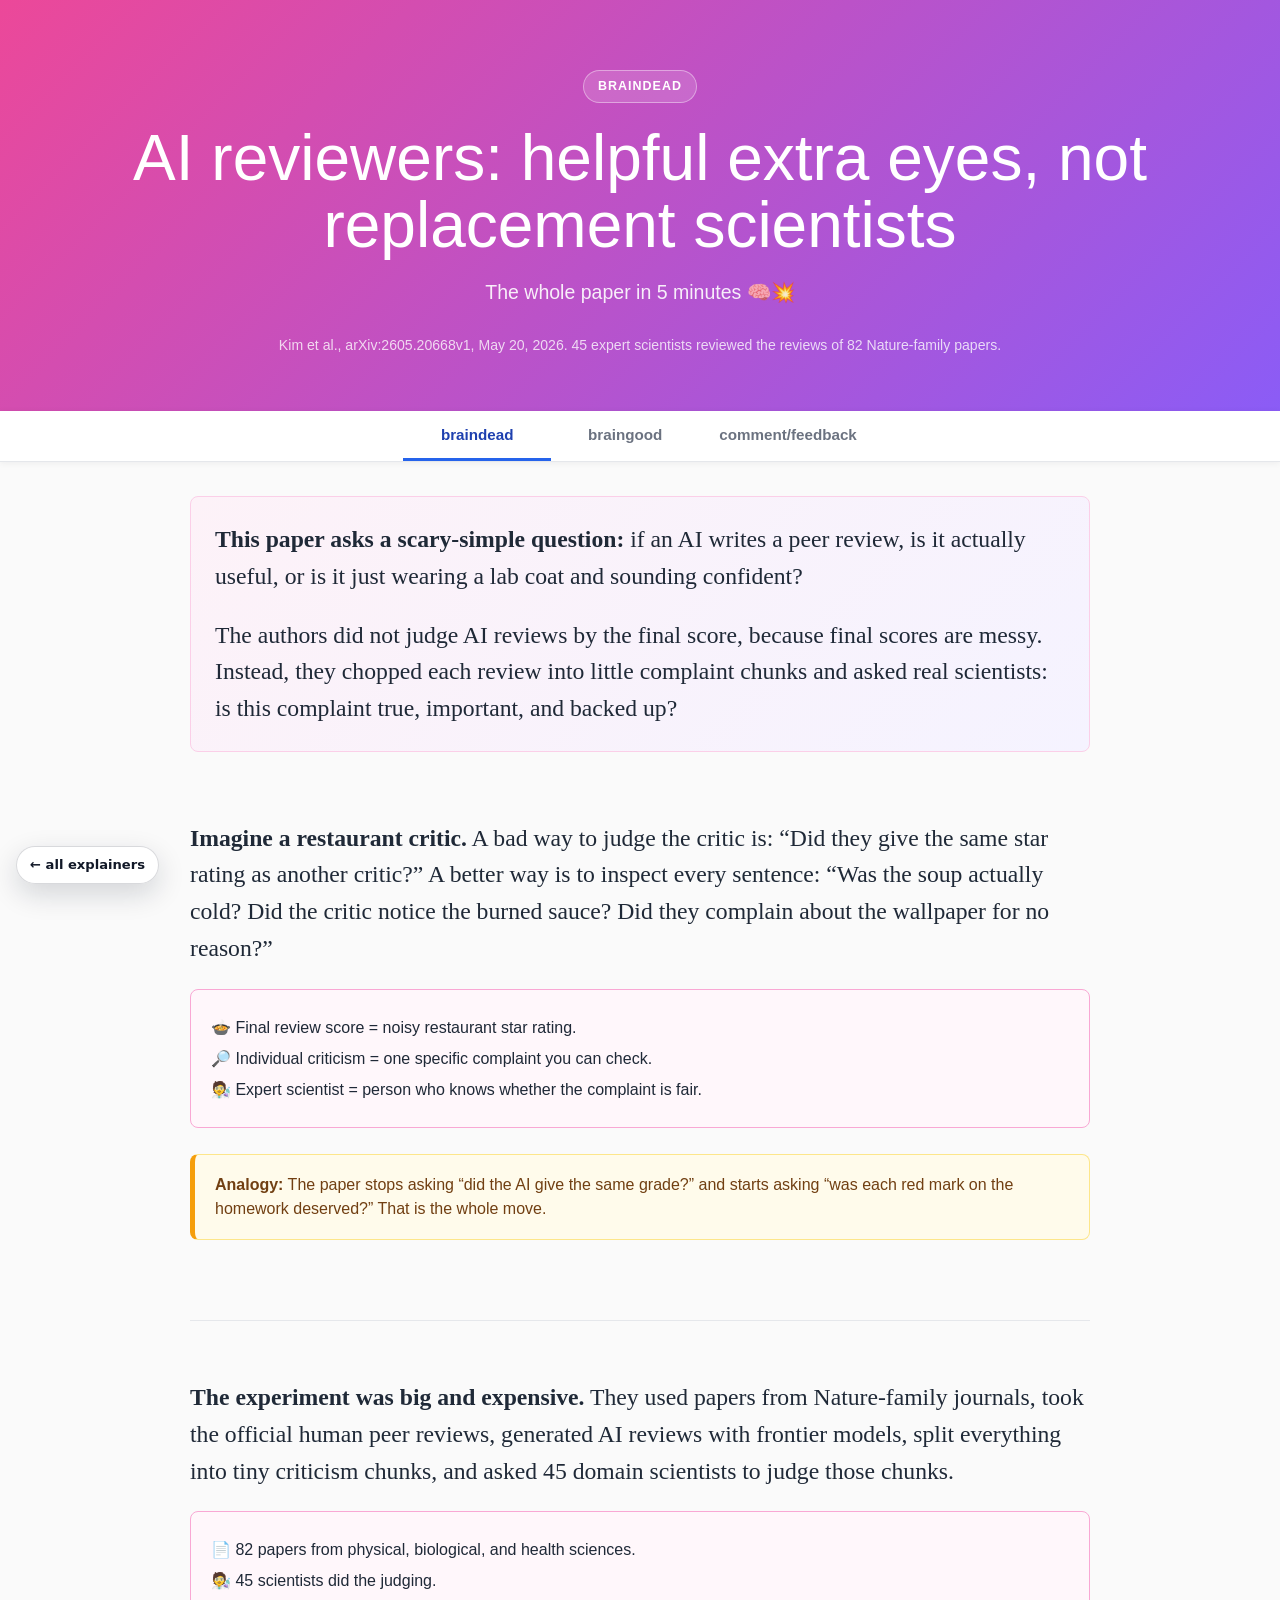
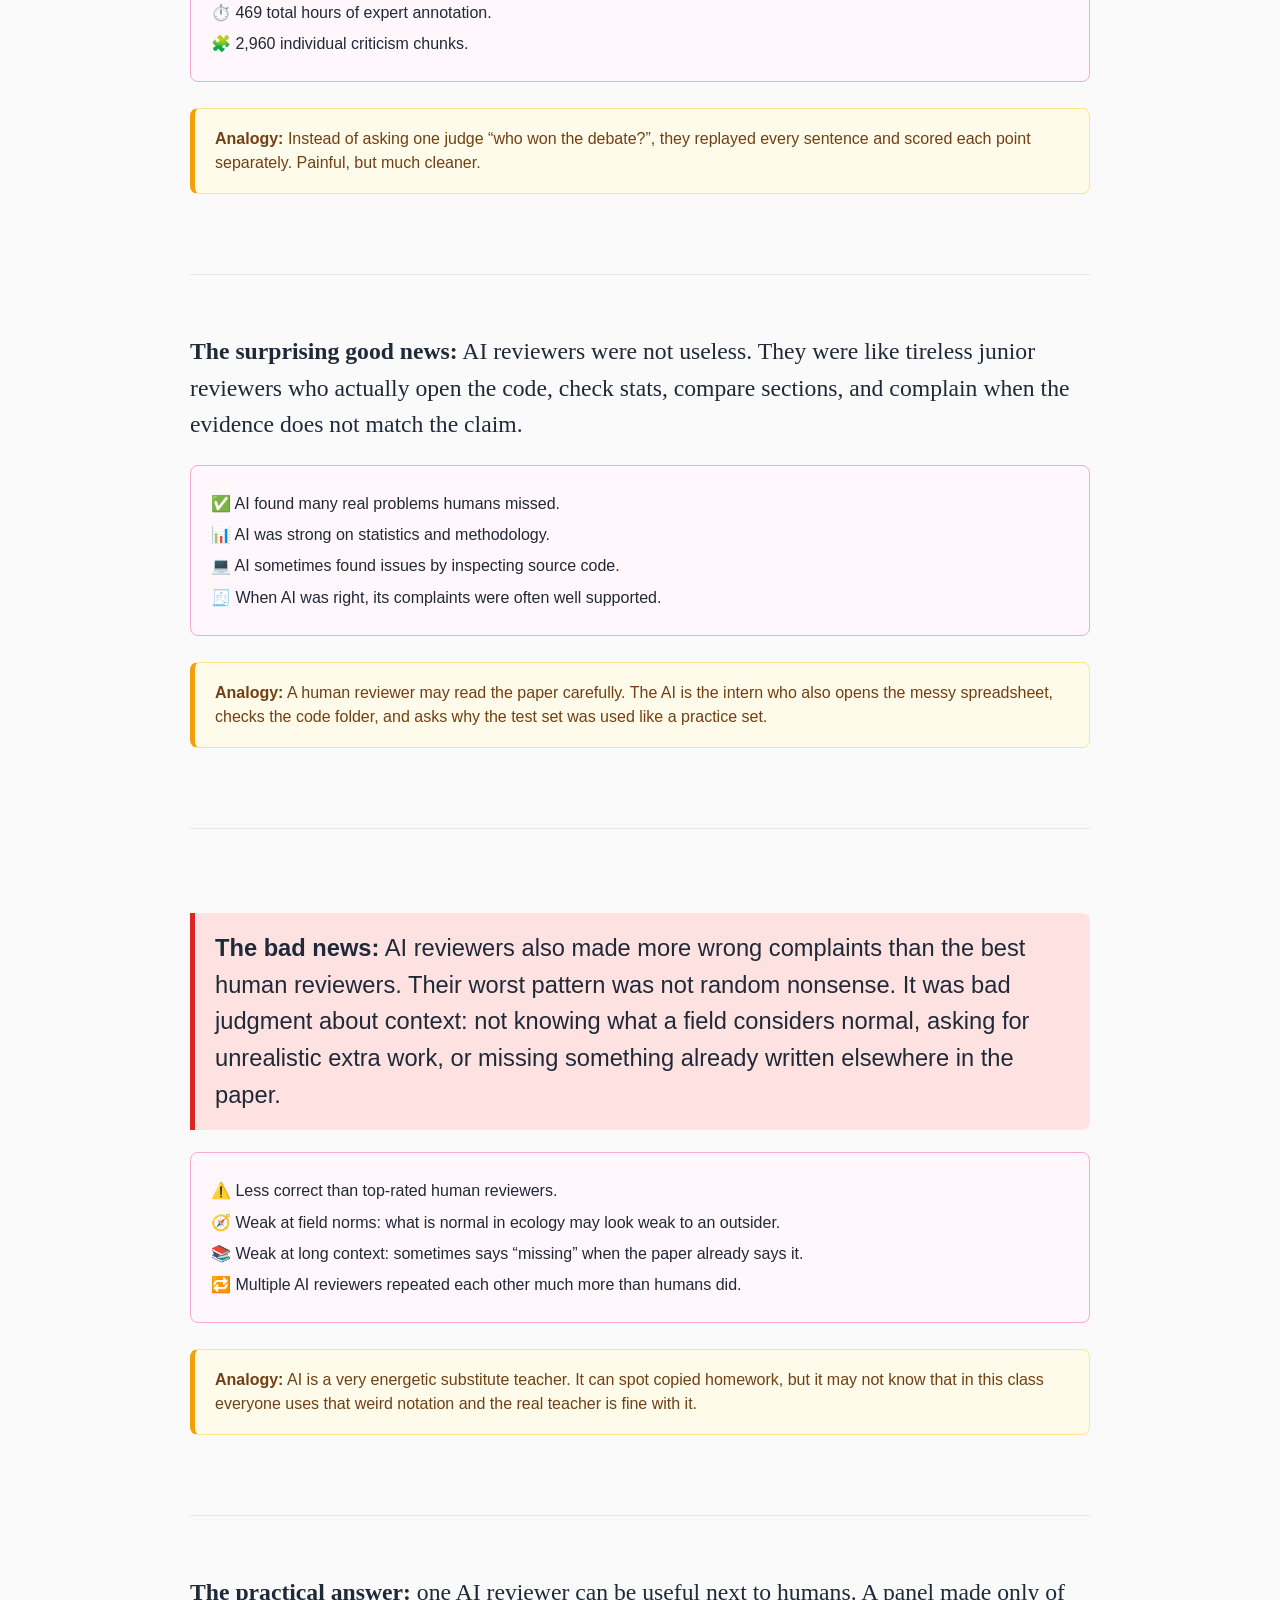
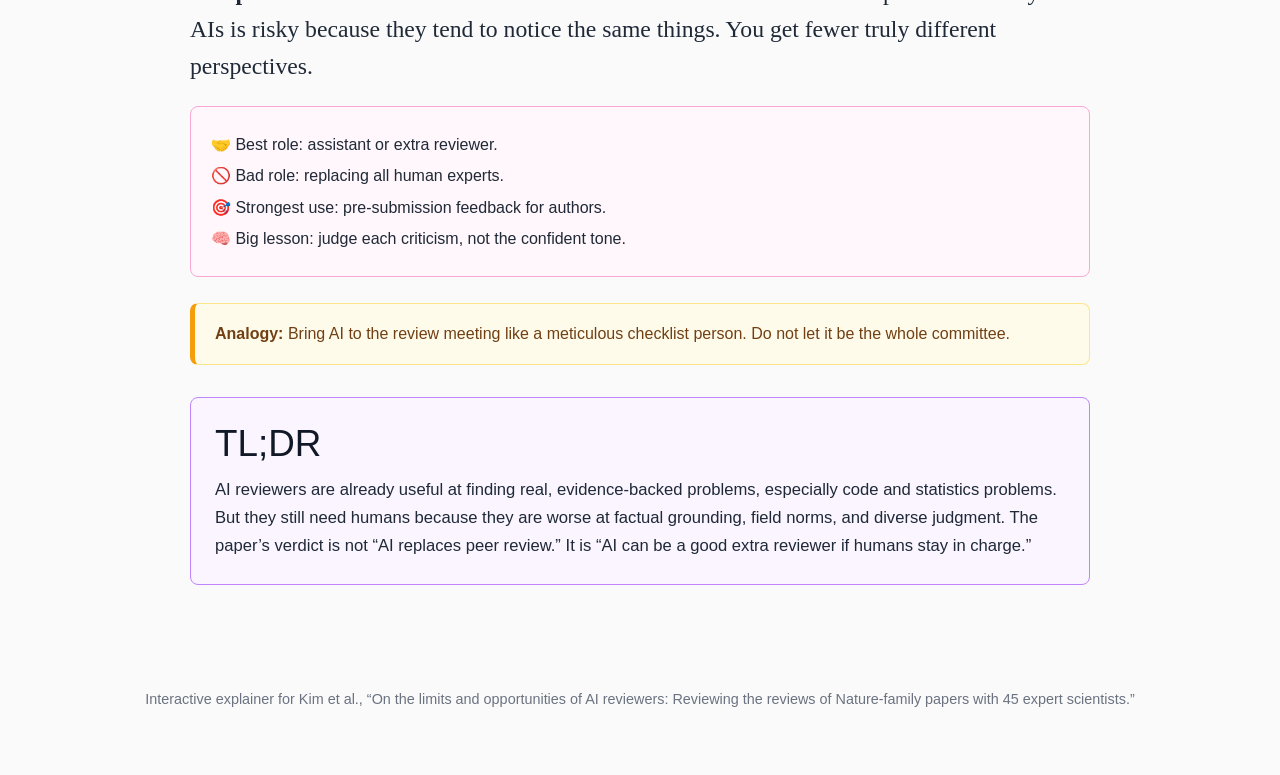
<file: papers/2605.20668/index.html>
<!DOCTYPE html>
<html lang="en">
<head>
<meta charset="UTF-8">
<meta name="viewport" content="width=device-width, initial-scale=1.0">
<title>AI Reviewers Paper Explainer</title>
<link rel="icon" href="data:image/svg+xml,%3Csvg xmlns='http://www.w3.org/2000/svg' viewBox='0 0 64 64'%3E%3Crect width='64' height='64' rx='12' fill='%232563eb'/%3E%3Cpath d='M18 18h28v28H18z' fill='white'/%3E%3Cpath d='M24 27h16M24 34h12' stroke='%232563eb' stroke-width='4' stroke-linecap='round'/%3E%3C/svg%3E">
<style>
  :root {
    --blue: #2563eb;       --blue-light: #dbeafe;     --blue-dark: #1e40af;
    --gray: #6b7280;       --gray-light: #f3f4f6;     --gray-dark: #1f2937;
    --green: #059669;      --green-light: #d1fae5;
    --red: #dc2626;        --red-light: #fee2e2;
    --orange: #d97706;     --orange-light: #fef3c7;
    --purple: #7c3aed;     --purple-light: #ede9fe;
    --teal: #0d9488;       --teal-light: #ccfbf1;
    --pink: #db2777;       --pink-light: #fce7f3;
    --ink: #111827;
    --line: #e5e7eb;
    --paper: #ffffff;
    --soft: #fafafa;
  }

  * { box-sizing: border-box; }
  html { scroll-behavior: smooth; }
  body {
    margin: 0;
    color: var(--gray-dark);
    background: var(--soft);
    font-family: Georgia, "Times New Roman", serif;
    line-height: 1.68;
    overflow-x: hidden;
  }

  button, .tab-bar, .hero, .meta, .tag, .stat-box, .cards, .card,
  .callout, .viz-flow, .viz-stage, .metric-board, .metric-pill,
  .overlap-board, .chart-card, .weakness-atlas, .panel-lab,
  .quiz-box, .answer, .ez-emoji-block, .ez-analogy, .ez-tldr,
  .feedback-card, .bands-mode-toggle, .bands-table, footer {
    font-family: -apple-system, BlinkMacSystemFont, "Segoe UI", sans-serif;
  }

  .hero {
    color: white;
    padding: 70px 24px 54px;
    text-align: center;
    transition: background 0.25s ease;
  }

  .hero.mode-ez {
    background: linear-gradient(135deg, #ec4899 0%, #8b5cf6 100%);
  }

  .hero.mode-normal,
  .hero.mode-feedback {
    background: linear-gradient(135deg, #0f172a 0%, #1e3a8a 58%, #0f766e 100%);
  }

  .tag {
    display: inline-flex;
    align-items: center;
    min-height: 30px;
    padding: 5px 14px;
    margin-bottom: 22px;
    border: 1px solid rgba(255,255,255,0.4);
    border-radius: 999px;
    background: rgba(255,255,255,0.14);
    font-size: 0.78rem;
    font-weight: 800;
    letter-spacing: 0.08em;
    text-transform: uppercase;
  }

  .hero h1 {
    max-width: 1020px;
    margin: 0 auto 18px;
    font-size: clamp(2rem, 5vw, 4.1rem);
    line-height: 1.05;
    font-weight: 450;
    letter-spacing: 0;
  }

  .hero .subtitle {
    max-width: 820px;
    margin: 0 auto 26px;
    font-size: clamp(1.02rem, 2vw, 1.22rem);
    line-height: 1.55;
    opacity: 0.9;
  }

  .meta {
    max-width: 980px;
    margin: 0 auto;
    font-size: 0.88rem;
    opacity: 0.78;
  }

  .tab-bar {
    position: sticky;
    top: 0;
    z-index: 50;
    display: flex;
    justify-content: center;
    flex-wrap: wrap;
    background: white;
    border-bottom: 1px solid var(--line);
    box-shadow: 0 1px 7px rgba(17,24,39,0.06);
  }

  .tab-btn {
    min-width: 148px;
    min-height: 50px;
    padding: 13px 20px;
    border: 0;
    border-bottom: 3px solid transparent;
    background: transparent;
    color: var(--gray);
    font-size: 0.95rem;
    font-weight: 800;
    cursor: pointer;
  }

  .tab-btn:hover { color: var(--blue); }
  .tab-btn.active {
    color: var(--blue-dark);
    border-bottom-color: var(--blue);
  }

  .tab-panel { display: none; }
  .tab-panel.active { display: block; }

  .container {
    width: min(1040px, calc(100% - 40px));
    margin: 0 auto;
  }

  section {
    padding: 58px 0;
    border-bottom: 1px solid var(--line);
  }

  section:last-child { border-bottom: 0; }

  .section-kicker {
    margin-bottom: 8px;
    color: var(--blue);
    font-size: 0.78rem;
    font-weight: 850;
    letter-spacing: 0.1em;
    text-transform: uppercase;
  }

  h2 {
    margin: 0 0 18px;
    color: var(--ink);
    font-size: clamp(1.55rem, 3vw, 2.3rem);
    line-height: 1.2;
    font-weight: 500;
    letter-spacing: 0;
  }

  h3 {
    margin: 0 0 10px;
    color: var(--ink);
    font-size: 1.08rem;
    line-height: 1.28;
    letter-spacing: 0;
  }

  p {
    margin: 0 0 16px;
    font-size: 1.04rem;
  }

  p:last-child { margin-bottom: 0; }

  .callout {
    margin: 26px 0;
    padding: 17px 20px;
    border-left: 5px solid var(--blue);
    border-radius: 0 8px 8px 0;
    background: var(--blue-light);
    line-height: 1.5;
  }

  .callout.green { border-color: var(--green); background: var(--green-light); }
  .callout.orange { border-color: var(--orange); background: var(--orange-light); }
  .callout.purple { border-color: var(--purple); background: var(--purple-light); }
  .callout.red { border-color: var(--red); background: var(--red-light); }

  .stats {
    display: grid;
    grid-template-columns: repeat(auto-fit, minmax(160px, 1fr));
    gap: 14px;
    margin: 28px 0;
  }

  .stat-box {
    min-height: 132px;
    padding: 18px;
    border: 1px solid var(--line);
    border-radius: 8px;
    background: white;
  }

  .stat-box .num {
    display: block;
    color: var(--blue-dark);
    font-size: clamp(1.75rem, 4vw, 2.5rem);
    font-weight: 850;
    line-height: 1;
    letter-spacing: 0;
  }

  .stat-box .label {
    display: block;
    margin-top: 9px;
    color: var(--gray);
    font-size: 0.88rem;
    line-height: 1.35;
  }

  .cards {
    display: grid;
    grid-template-columns: repeat(auto-fit, minmax(220px, 1fr));
    gap: 16px;
    margin: 28px 0;
  }

  .card {
    min-height: 198px;
    padding: 20px;
    border: 1px solid var(--line);
    border-radius: 8px;
    background: white;
    cursor: pointer;
    transition: border-color 0.15s ease, box-shadow 0.15s ease;
  }

  .card:hover,
  .card.open {
    border-color: var(--blue);
    box-shadow: 0 10px 22px rgba(37,99,235,0.08);
  }

  .card-mark {
    display: inline-grid;
    place-items: center;
    width: 36px;
    height: 36px;
    margin-bottom: 12px;
    border-radius: 8px;
    background: var(--blue-light);
    color: var(--blue-dark);
    font-weight: 900;
  }

  .card .card-short {
    color: var(--gray);
    font-size: 0.93rem;
    line-height: 1.45;
  }

  .card .card-detail {
    display: none;
    margin-top: 12px;
    padding-top: 12px;
    border-top: 1px solid var(--line);
    color: #374151;
    font-size: 0.92rem;
    line-height: 1.5;
  }

  .card.open .card-detail { display: block; }

  /* braindead */
  .ez-wrap {
    width: min(900px, calc(100% - 40px));
    margin: 0 auto;
  }

  .ez-hero {
    margin: 34px 0 10px;
    padding: 24px;
    border: 1px solid #fbcfe8;
    border-radius: 8px;
    background: linear-gradient(135deg, #fdf2f8 0%, #f5f3ff 100%);
  }

  .ez-big {
    margin-bottom: 22px;
    font-size: clamp(1.18rem, 2.5vw, 1.48rem);
    line-height: 1.55;
  }

  .ez-emoji-block {
    margin: 18px 0 26px;
    padding: 18px 20px;
    border: 1px solid #f9a8d4;
    border-radius: 8px;
    background: #fff7fb;
  }

  .ez-emoji-block p {
    margin: 8px 0;
    font-size: 1rem;
    line-height: 1.45;
  }

  .ez-analogy {
    margin: 22px 0;
    padding: 18px 20px;
    border: 1px solid #fde68a;
    border-left: 5px solid #f59e0b;
    border-radius: 8px;
    background: #fffbeb;
    color: #713f12;
    line-height: 1.5;
  }

  .ez-tldr {
    margin: 32px 0 10px;
    padding: 24px;
    border: 1px solid #c084fc;
    border-radius: 8px;
    background: #faf5ff;
  }

  .ez-tldr h2 { margin-bottom: 10px; }

  /* process visualization */
  .viz-flow {
    margin: 28px 0;
    padding: 22px;
    border: 1px solid #dbeafe;
    border-radius: 8px;
    background: white;
  }

  .viz-flow-caption {
    margin-bottom: 18px;
    color: var(--gray);
    font-size: 0.94rem;
    line-height: 1.45;
  }

  .viz-flow-track {
    display: grid;
    grid-template-columns: repeat(5, minmax(145px, 1fr));
    gap: 14px;
    align-items: stretch;
  }

  .viz-stage {
    position: relative;
    display: grid;
    grid-template-rows: auto 76px auto auto;
    gap: 10px;
    min-height: 238px;
    padding: 15px;
    border: 1px solid #bfdbfe;
    border-radius: 8px;
    background: linear-gradient(180deg, #f8fbff 0%, #ffffff 100%);
  }

  .viz-stage:not(:last-child)::after {
    content: ">";
    position: absolute;
    top: 50%;
    right: -12px;
    width: 22px;
    height: 22px;
    display: grid;
    place-items: center;
    border-radius: 999px;
    background: white;
    color: var(--blue);
    border: 1px solid #bfdbfe;
    font-weight: 900;
    transform: translateY(-50%);
  }

  .viz-stage-label {
    display: flex;
    gap: 8px;
    align-items: center;
    color: var(--ink);
    font-weight: 850;
    line-height: 1.2;
  }

  .viz-stage-label span {
    flex: 0 0 26px;
    width: 26px;
    height: 26px;
    display: inline-grid;
    place-items: center;
    border-radius: 999px;
    background: var(--blue);
    color: white;
    font-size: 0.78rem;
  }

  .viz-stage p {
    margin: 0;
    color: #374151;
    font-size: 0.86rem;
    line-height: 1.42;
  }

  .viz-mini {
    min-height: 76px;
    border: 1px solid #bfdbfe;
    border-radius: 8px;
    background: #eff6ff;
    overflow: hidden;
  }

  .mini-paper {
    display: grid;
    place-items: center;
    padding: 9px;
  }

  .paper-sheet {
    width: 54px;
    height: 66px;
    border: 1px solid #93c5fd;
    border-radius: 5px;
    background: white;
    transform: rotate(-7deg);
    padding: 9px 7px;
  }

  .paper-sheet i,
  .review-lines i {
    display: block;
    height: 3px;
    margin-bottom: 5px;
    border-radius: 999px;
    background: #93c5fd;
  }

  .mini-review {
    display: grid;
    grid-template-columns: repeat(3, 1fr);
    gap: 5px;
    padding: 8px;
  }

  .review-lines {
    padding: 8px 5px;
    border-radius: 5px;
    background: white;
    border: 1px solid #bfdbfe;
  }

  .mini-items {
    display: grid;
    align-content: center;
    gap: 6px;
    padding: 10px;
  }

  .mini-items span {
    height: 13px;
    border-radius: 999px;
    background: linear-gradient(90deg, #60a5fa, #14b8a6);
  }

  .mini-rubric {
    display: grid;
    grid-template-columns: repeat(3, 1fr);
    gap: 6px;
    padding: 10px;
  }

  .mini-rubric span {
    display: grid;
    place-items: center;
    min-height: 54px;
    border-radius: 6px;
    color: white;
    font-size: 0.8rem;
    font-weight: 850;
  }

  .mini-rubric span:nth-child(1) { background: var(--green); }
  .mini-rubric span:nth-child(2) { background: var(--orange); }
  .mini-rubric span:nth-child(3) { background: var(--purple); }

  .mini-output {
    display: grid;
    align-content: center;
    gap: 7px;
    padding: 12px;
  }

  .mini-output span {
    height: 12px;
    border-radius: 999px;
    background: #bfdbfe;
  }

  .mini-output span:first-child { width: 88%; background: #60a5fa; }
  .mini-output span:nth-child(2) { width: 70%; background: #22c55e; }
  .mini-output span:nth-child(3) { width: 52%; background: #f97316; }

  /* metric board */
  .metric-board {
    margin: 28px 0;
    padding: 22px;
    border: 1px solid var(--line);
    border-radius: 8px;
    background: white;
  }

  .metric-controls {
    display: flex;
    flex-wrap: wrap;
    gap: 8px;
    margin-bottom: 18px;
  }

  .metric-pill,
  .panel-choice,
  .atlas-choice,
  .quiz-option,
  .feedback-open {
    min-height: 38px;
    border: 1px solid var(--line);
    border-radius: 999px;
    background: white;
    color: #374151;
    padding: 8px 14px;
    font-weight: 760;
    cursor: pointer;
  }

  .metric-pill.active,
  .panel-choice.active,
  .atlas-choice.active {
    border-color: var(--blue);
    background: var(--blue-light);
    color: var(--blue-dark);
  }

  .bar-list {
    display: grid;
    gap: 13px;
  }

  .bar-row {
    display: grid;
    grid-template-columns: minmax(130px, 180px) 1fr minmax(58px, auto);
    gap: 12px;
    align-items: center;
  }

  .bar-label {
    color: #374151;
    font-weight: 760;
    line-height: 1.25;
  }

  .bar-track {
    height: 18px;
    border-radius: 999px;
    background: #eef2f7;
    overflow: hidden;
  }

  .bar-fill {
    height: 100%;
    min-width: 2px;
    border-radius: inherit;
    background: linear-gradient(90deg, var(--blue), var(--teal));
    transition: width 0.2s ease;
  }

  .bar-value {
    color: var(--ink);
    font-variant-numeric: tabular-nums;
    font-weight: 850;
  }

  .metric-note {
    margin-top: 18px;
    padding-top: 16px;
    border-top: 1px solid var(--line);
    color: #374151;
    font-size: 0.94rem;
    line-height: 1.45;
  }

  /* overlap */
  .overlap-board {
    display: grid;
    grid-template-columns: 1fr 1fr;
    gap: 18px;
    margin: 28px 0;
  }

  .chart-card {
    min-height: 360px;
    padding: 20px;
    border: 1px solid var(--line);
    border-radius: 8px;
    background: white;
  }

  .stacked-bars {
    display: grid;
    gap: 18px;
    margin-top: 20px;
  }

  .stack-row {
    display: grid;
    grid-template-columns: 104px 1fr;
    gap: 12px;
    align-items: center;
  }

  .stack-label {
    color: var(--ink);
    font-weight: 850;
  }

  .stack {
    display: flex;
    width: 100%;
    height: 36px;
    border-radius: 7px;
    overflow: hidden;
    background: #f3f4f6;
  }

  .seg {
    display: grid;
    place-items: center;
    min-width: 0;
    color: white;
    font-size: 0.75rem;
    font-weight: 850;
    white-space: nowrap;
  }

  .seg.same-evidence { background: #0f766e; }
  .seg.same-crit { background: #86efac; color: #064e3b; }
  .seg.same-target { background: #fca5a5; color: #7f1d1d; }
  .seg.different { background: #b91c1c; }

  .legend {
    display: flex;
    flex-wrap: wrap;
    gap: 10px 14px;
    margin-top: 16px;
    color: #4b5563;
    font-size: 0.82rem;
  }

  .legend span {
    display: inline-flex;
    gap: 6px;
    align-items: center;
  }

  .legend i {
    width: 12px;
    height: 12px;
    border-radius: 3px;
  }

  .coverage-bars {
    display: grid;
    grid-template-columns: repeat(3, 1fr);
    align-items: end;
    gap: 18px;
    height: 250px;
    margin: 24px 0 14px;
    border-left: 1px solid #d1d5db;
    border-bottom: 1px solid #d1d5db;
    padding: 0 10px;
  }

  .coverage-group {
    display: grid;
    grid-template-columns: 1fr 1fr;
    gap: 6px;
    align-items: end;
    height: 100%;
  }

  .coverage-bar {
    position: relative;
    display: grid;
    align-items: end;
    height: 100%;
  }

  .coverage-bar span {
    display: block;
    border-radius: 6px 6px 0 0;
  }

  .coverage-bar strong {
    position: absolute;
    top: -22px;
    left: 50%;
    transform: translateX(-50%);
    font-size: 0.78rem;
    white-space: nowrap;
  }

  .coverage-labels {
    display: grid;
    grid-template-columns: repeat(3, 1fr);
    gap: 18px;
    color: #374151;
    font-size: 0.82rem;
    font-weight: 760;
    text-align: center;
  }

  /* taxonomy */
  .weakness-atlas {
    display: grid;
    grid-template-columns: minmax(230px, 290px) 1fr;
    gap: 18px;
    margin: 28px 0;
  }

  .atlas-list {
    display: grid;
    gap: 8px;
    align-content: start;
  }

  .atlas-choice {
    width: 100%;
    border-radius: 8px;
    text-align: left;
    line-height: 1.25;
  }

  .atlas-choice.red.active {
    background: var(--red-light);
    border-color: var(--red);
    color: #991b1b;
  }

  .atlas-choice.green.active {
    background: var(--green-light);
    border-color: var(--green);
    color: #064e3b;
  }

  .atlas-detail {
    min-height: 420px;
    padding: 22px;
    border: 1px solid var(--line);
    border-radius: 8px;
    background: white;
  }

  .atlas-count {
    display: inline-flex;
    min-height: 30px;
    align-items: center;
    padding: 4px 10px;
    margin-bottom: 14px;
    border-radius: 999px;
    background: var(--gray-light);
    color: var(--gray-dark);
    font-size: 0.84rem;
    font-weight: 850;
  }

  .taxonomy-bars {
    display: grid;
    gap: 9px;
    margin-top: 24px;
  }

  .tax-row {
    display: grid;
    grid-template-columns: minmax(175px, 230px) 1fr 38px;
    gap: 10px;
    align-items: center;
    font-size: 0.85rem;
  }

  .tax-fill.red { background: #b91c1c; }
  .tax-fill.green { background: #15803d; }

  /* panel simulator */
  .panel-lab {
    margin: 28px 0;
    padding: 22px;
    border: 1px solid var(--line);
    border-radius: 8px;
    background: white;
  }

  .panel-controls {
    display: flex;
    flex-wrap: wrap;
    gap: 8px;
    margin-bottom: 18px;
  }

  .panel-grid {
    display: grid;
    grid-template-columns: minmax(260px, 1fr) minmax(280px, 1.15fr);
    gap: 18px;
    align-items: stretch;
  }

  .panel-people {
    min-height: 318px;
    padding: 18px;
    border: 1px solid #d1fae5;
    border-radius: 8px;
    background: #f0fdf4;
  }

  .reviewer-row {
    display: flex;
    flex-wrap: wrap;
    gap: 12px;
    margin: 16px 0;
  }

  .reviewer-token {
    display: grid;
    place-items: center;
    width: 72px;
    min-height: 72px;
    padding: 8px;
    border-radius: 8px;
    color: white;
    font-size: 0.84rem;
    font-weight: 850;
    text-align: center;
    line-height: 1.12;
  }

  .reviewer-token.human { background: #2563eb; }
  .reviewer-token.ai { background: #0f766e; }
  .reviewer-token.filter { background: #7c3aed; }

  .panel-metrics {
    min-height: 318px;
    padding: 18px;
    border: 1px solid #dbeafe;
    border-radius: 8px;
    background: #f8fbff;
  }

  .mini-stats {
    display: grid;
    grid-template-columns: repeat(2, 1fr);
    gap: 12px;
    margin-bottom: 16px;
  }

  .mini-stat {
    min-height: 84px;
    padding: 13px;
    border: 1px solid var(--line);
    border-radius: 8px;
    background: white;
  }

  .mini-stat strong {
    display: block;
    color: var(--blue-dark);
    font-size: 1.45rem;
    line-height: 1;
  }

  .mini-stat span {
    color: var(--gray);
    font-size: 0.8rem;
    line-height: 1.25;
  }

  /* dual-mode table */
  .bands-mode-toggle {
    display: inline-flex;
    margin: 18px 0 0;
    padding: 4px;
    border: 1px solid var(--line);
    border-radius: 999px;
    background: var(--gray-light);
  }

  .bands-mode-toggle button {
    min-height: 36px;
    padding: 8px 16px;
    border: 0;
    border-radius: 999px;
    background: transparent;
    color: var(--gray);
    font-size: 0.88rem;
    font-weight: 760;
    cursor: pointer;
  }

  .bands-mode-toggle button.active {
    background: white;
    color: var(--blue-dark);
    box-shadow: 0 1px 3px rgba(0,0,0,0.08);
  }

  .bands-table-wrap {
    margin: 12px 0 28px;
    overflow-x: auto;
    border: 1px solid var(--line);
    border-radius: 8px;
    background: white;
  }

  .bands-table-wrap.hidden { display: none; }
  .bands-table {
    width: 100%;
    min-width: 720px;
    border-collapse: collapse;
    font-size: 0.92rem;
  }

  .bands-table th {
    padding: 12px 14px;
    border-bottom: 2px solid var(--line);
    background: var(--gray-light);
    color: var(--gray-dark);
    font-size: 0.76rem;
    text-align: left;
    text-transform: uppercase;
    letter-spacing: 0.05em;
  }

  .bands-table td {
    padding: 14px;
    border-bottom: 1px solid #f3f4f6;
    vertical-align: top;
    line-height: 1.45;
  }

  .bands-table .source-row td {
    background: #fafafa;
    color: var(--gray);
    font-size: 0.82rem;
    font-style: italic;
  }

  .term {
    border-bottom: 1px dotted var(--gray);
    color: var(--ink);
    font-weight: 760;
    cursor: help;
  }

  .term:hover,
  .term.active { background: var(--orange-light); }

  .term-tip {
    position: absolute;
    max-width: 320px;
    z-index: 9999;
    pointer-events: none;
    opacity: 0;
    transform: translateY(-4px);
    padding: 10px 14px;
    border-radius: 8px;
    background: #1f2937;
    color: white;
    font-family: -apple-system, BlinkMacSystemFont, "Segoe UI", sans-serif;
    font-size: 0.88rem;
    line-height: 1.45;
    box-shadow: 0 6px 20px rgba(0,0,0,0.25);
    transition: opacity 0.12s ease, transform 0.12s ease;
  }

  .term-tip.visible {
    opacity: 1;
    transform: translateY(0);
  }

  /* quiz and feedback */
  .quiz-box {
    margin: 18px 0;
    padding: 20px;
    border: 1px solid var(--line);
    border-radius: 8px;
    background: white;
  }

  .quiz-options {
    display: grid;
    gap: 8px;
    margin-top: 12px;
  }

  .quiz-option {
    border-radius: 8px;
    text-align: left;
  }

  .quiz-option.correct {
    border-color: var(--green);
    background: var(--green-light);
    color: #064e3b;
  }

  .quiz-option.wrong {
    border-color: var(--red);
    background: var(--red-light);
    color: #7f1d1d;
  }

  .answer {
    display: none;
    margin-top: 12px;
    padding: 12px 14px;
    border-left: 4px solid var(--blue);
    background: var(--blue-light);
    font-size: 0.94rem;
    line-height: 1.45;
  }

  .answer.visible { display: block; }

  .feedback-grid {
    display: grid;
    grid-template-columns: repeat(auto-fit, minmax(220px, 1fr));
    gap: 16px;
    margin: 26px 0;
  }

  .feedback-card {
    min-height: 154px;
    padding: 20px;
    border: 1px solid var(--line);
    border-radius: 8px;
    background: white;
  }

  .feedback-open {
    border-radius: 8px;
    background: var(--blue);
    border-color: var(--blue);
    color: white;
  }

  code {
    padding: 2px 5px;
    border-radius: 5px;
    background: #f3f4f6;
    color: #111827;
    font-family: ui-monospace, SFMono-Regular, Menlo, Monaco, Consolas, "Liberation Mono", monospace;
    font-size: 0.9em;
  }

  footer {
    padding: 34px 20px 48px;
    color: var(--gray);
    text-align: center;
    font-size: 0.9rem;
  }

  @media (max-width: 920px) {
    .viz-flow-track,
    .overlap-board,
    .weakness-atlas,
    .panel-grid {
      grid-template-columns: 1fr;
    }

    .viz-stage:not(:last-child)::after {
      content: "v";
      top: auto;
      right: 18px;
      bottom: -12px;
      transform: none;
    }
  }

  @media (max-width: 640px) {
    .container,
    .ez-wrap {
      width: min(100% - 28px, 1040px);
    }

    .hero { padding: 52px 16px 38px; }
    .tab-btn {
      flex: 1 1 33.333%;
      min-width: 0;
      padding-inline: 4px;
      font-size: 0.72rem;
      line-height: 1.15;
      white-space: normal;
      overflow-wrap: anywhere;
    }

    section { padding: 42px 0; }
    .stats,
    .mini-stats {
      grid-template-columns: 1fr;
    }

    .bar-row,
    .tax-row {
      grid-template-columns: 1fr;
      gap: 6px;
    }

    .coverage-bars {
      gap: 8px;
      padding: 0 4px;
    }

    .coverage-labels {
      gap: 8px;
      font-size: 0.72rem;
    }
  }

    .feedback-button:disabled {
      cursor: not-allowed;
      opacity: 0.62;
      box-shadow: none;
    }

    .ipe-home-link {
      position: fixed;
      left: 16px;
      bottom: 16px;
      z-index: 120;
      display: inline-flex;
      align-items: center;
      min-height: 38px;
      padding: 9px 13px;
      border: 1px solid rgba(15, 23, 42, 0.16);
      border-radius: 999px;
      background: rgba(255, 255, 255, 0.94);
      box-shadow: 0 10px 28px rgba(15, 23, 42, 0.16);
      color: #111827;
      font-family: system-ui, -apple-system, BlinkMacSystemFont, "Segoe UI", sans-serif;
      font-size: 0.82rem;
      font-weight: 850;
      line-height: 1;
      text-decoration: none;
    }
    .ipe-home-link:hover {
      border-color: rgba(37, 99, 235, 0.5);
      color: #1e40af;
      transform: translateY(-1px);
    }
    @media (max-width: 560px) {
      .ipe-home-link {
        left: 10px;
        bottom: 10px;
        min-height: 34px;
        padding: 8px 10px;
        font-size: 0.76rem;
      }
    }
</style>
  <!-- GitHub Pages copy: local feedback runtime stripped by scripts/publish_pages.py. -->
</head>
<body>
    <a class="ipe-home-link" href="../../" aria-label="Back to all explainers">&larr; all explainers</a>
<header class="hero mode-ez" id="pageHero">
    <div class="tag" id="heroTag">braindead</div>
    <h1 id="heroTitle">AI reviewers: helpful extra eyes, not replacement scientists</h1>
    <p class="subtitle" id="heroSubtitle">The whole paper in 5 minutes 🧠💥</p>
    <p class="meta" id="heroMeta">Kim et al., arXiv:2605.20668v1, May 20, 2026. 45 expert scientists reviewed the reviews of 82 Nature-family papers.</p>
  </header>

  <nav class="tab-bar" aria-label="Explainer modes">
    <button class="tab-btn active" onclick="switchTab('ez', this)">braindead</button>
    <button class="tab-btn" onclick="switchTab('normal', this)">braingood</button>
    <button class="tab-btn" onclick="switchTab('feedback', this)">comment/feedback</button>
  </nav>

  <main>
    <div id="tab-ez" class="tab-panel active">
      <div class="ez-wrap">
        <div class="ez-hero">
          <p class="ez-big"><strong>This paper asks a scary-simple question:</strong> if an AI writes a peer review, is it actually useful, or is it just wearing a lab coat and sounding confident?</p>
          <p class="ez-big">The authors did not judge AI reviews by the final score, because final scores are messy. Instead, they chopped each review into little complaint chunks and asked real scientists: is this complaint true, important, and backed up?</p>
        </div>

        <section>
          <p class="ez-big"><strong>Imagine a restaurant critic.</strong> A bad way to judge the critic is: “Did they give the same star rating as another critic?” A better way is to inspect every sentence: “Was the soup actually cold? Did the critic notice the burned sauce? Did they complain about the wallpaper for no reason?”</p>
          <div class="ez-emoji-block">
            <p>🍲 Final review score = noisy restaurant star rating.</p>
            <p>🔎 Individual criticism = one specific complaint you can check.</p>
            <p>🧑‍🔬 Expert scientist = person who knows whether the complaint is fair.</p>
          </div>
          <div class="ez-analogy"><strong>Analogy:</strong> The paper stops asking “did the AI give the same grade?” and starts asking “was each red mark on the homework deserved?” That is the whole move.</div>
        </section>

        <section>
          <p class="ez-big"><strong>The experiment was big and expensive.</strong> They used papers from Nature-family journals, took the official human peer reviews, generated AI reviews with frontier models, split everything into tiny criticism chunks, and asked 45 domain scientists to judge those chunks.</p>
          <div class="ez-emoji-block">
            <p>📄 82 papers from physical, biological, and health sciences.</p>
            <p>🧑‍🔬 45 scientists did the judging.</p>
            <p>⏱️ 469 total hours of expert annotation.</p>
            <p>🧩 2,960 individual criticism chunks.</p>
          </div>
          <div class="ez-analogy"><strong>Analogy:</strong> Instead of asking one judge “who won the debate?”, they replayed every sentence and scored each point separately. Painful, but much cleaner.</div>
        </section>

        <section>
          <p class="ez-big"><strong>The surprising good news:</strong> AI reviewers were not useless. They were like tireless junior reviewers who actually open the code, check stats, compare sections, and complain when the evidence does not match the claim.</p>
          <div class="ez-emoji-block">
            <p>✅ AI found many real problems humans missed.</p>
            <p>📊 AI was strong on statistics and methodology.</p>
            <p>💻 AI sometimes found issues by inspecting source code.</p>
            <p>🧾 When AI was right, its complaints were often well supported.</p>
          </div>
          <div class="ez-analogy"><strong>Analogy:</strong> A human reviewer may read the paper carefully. The AI is the intern who also opens the messy spreadsheet, checks the code folder, and asks why the test set was used like a practice set.</div>
        </section>

        <section>
          <p class="ez-big callout red" data-cf-change="ch-ai-limits-highlight"><strong>The bad news:</strong> AI reviewers also made more wrong complaints than the best human reviewers. Their worst pattern was not random nonsense. It was bad judgment about context: not knowing what a field considers normal, asking for unrealistic extra work, or missing something already written elsewhere in the paper.</p>
          <div class="ez-emoji-block">
            <p>⚠️ Less correct than top-rated human reviewers.</p>
            <p>🧭 Weak at field norms: what is normal in ecology may look weak to an outsider.</p>
            <p>📚 Weak at long context: sometimes says “missing” when the paper already says it.</p>
            <p>🔁 Multiple AI reviewers repeated each other much more than humans did.</p>
          </div>
          <div class="ez-analogy"><strong>Analogy:</strong> AI is a very energetic substitute teacher. It can spot copied homework, but it may not know that in this class everyone uses that weird notation and the real teacher is fine with it.</div>
        </section>

        <section>
          <p class="ez-big"><strong>The practical answer:</strong> one AI reviewer can be useful next to humans. A panel made only of AIs is risky because they tend to notice the same things. You get fewer truly different perspectives.</p>
          <div class="ez-emoji-block">
            <p>🤝 Best role: assistant or extra reviewer.</p>
            <p>🚫 Bad role: replacing all human experts.</p>
            <p>🎯 Strongest use: pre-submission feedback for authors.</p>
            <p>🧠 Big lesson: judge each criticism, not the confident tone.</p>
          </div>
          <div class="ez-analogy"><strong>Analogy:</strong> Bring AI to the review meeting like a meticulous checklist person. Do not let it be the whole committee.</div>
          <div class="ez-tldr">
            <h2>TL;DR</h2>
            <p>AI reviewers are already useful at finding real, evidence-backed problems, especially code and statistics problems. But they still need humans because they are worse at factual grounding, field norms, and diverse judgment. The paper’s verdict is not “AI replaces peer review.” It is “AI can be a good extra reviewer if humans stay in charge.”</p>
          </div>
        </section>
      </div>
    </div>

    <div id="tab-normal" class="tab-panel">
      <section>
        <div class="container">
          <div class="section-kicker">The Question</div>
          <h2>What should count as evidence that an AI reviewer is good?</h2>
          <p>Prior evaluations often asked whether AI reviewers matched human verdicts: similar score, same accept or reject, similar review text. This paper argues that those are weak tests. Human verdicts are themselves noisy, and the thing authors actually use is not the final score but the individual criticisms.</p>
          <p>The authors therefore move the unit of analysis from the review to the review item: one atomic criticism directed at one target in the manuscript. Each item is judged on three axes: correctness, significance, and sufficiency of evidence.</p>
          <div class="stats">
            <div class="stat-box"><span class="num">82</span><span class="label">Nature-family papers with public human reviews and pre-review manuscripts.</span></div>
            <div class="stat-box"><span class="num">45</span><span class="label">Domain scientists recruited as expert meta-reviewers.</span></div>
            <div class="stat-box"><span class="num">469</span><span class="label">Expert annotation hours across physical, biological, and health sciences.</span></div>
            <div class="stat-box"><span class="num">2,960</span><span class="label">Individual human and AI review items scored under the same rubric.</span></div>
          </div>
          <div class="callout">The paper’s core methodological move is bidirectional: human review items and AI review items are judged by the same scientists under the same criteria. Humans are not treated as an automatic gold standard.</div>
        </div>
      </section>

      <section>
        <div class="container">
          <div class="section-kicker">Key Concepts</div>
          <h2>The evaluation works because it separates four ideas that usually get blurred.</h2>
          <div class="cards">
            <div class="card" onclick="toggleCard(this)">
              <div class="card-mark">1</div>
              <h3>Review item</h3>
              <p class="card-short">One specific criticism, not the whole peer review.</p>
              <p class="card-detail">A single review may contain many items. The authors manually split human reviews into atomic criticisms and instructed AI agents to produce up to five structured items per paper.</p>
            </div>
            <div class="card" onclick="toggleCard(this)">
              <div class="card-mark">2</div>
              <h3>Cascading rubric</h3>
              <p class="card-short">A criticism must pass each gate before the next one matters.</p>
              <p class="card-detail">If the item is not correct, significance and evidence are not assessed. If it is correct but not at least marginally significant, evidence is skipped. This prevents “well-evidenced but wrong” from looking useful.</p>
            </div>
            <div class="card" onclick="toggleCard(this)">
              <div class="card-mark">3</div>
              <h3>Fully positive</h3>
              <p class="card-short">The paper’s strict composite for a useful criticism.</p>
              <p class="card-detail">An item is fully positive only if it is correct, rated significant at the highest level, and evidence-sufficient. This is the best compact measure of whether a review item helps an author improve a paper.</p>
            </div>
            <div class="card" onclick="toggleCard(this)">
              <div class="card-mark">4</div>
              <h3>Overlap</h3>
              <p class="card-short">Two reviewers can point at the same target but say different things.</p>
              <p class="card-detail">The similarity analysis separates target, criticism, and evidence. Same figure but different complaint is not treated as the same criticism. Same target and same criticism is the threshold for overlap.</p>
            </div>
          </div>

          <div class="bands-mode-toggle">
            <button class="active" onclick="setBandsMode('plain', this)">Plain language</button>
            <button onclick="setBandsMode('science', this)">Scientific (with jargon)</button>
          </div>
          <div class="bands-table-wrap" id="bandsTablePlain">
            <table class="bands-table">
              <thead><tr><th>Thing</th><th>Plain meaning</th><th>Why it matters</th></tr></thead>
              <tbody>
                <tr><td>Correct</td><td>The complaint is true.</td><td>A false complaint wastes author time even if it sounds smart.</td></tr>
                <tr><td>Significant</td><td>The complaint would meaningfully improve the paper.</td><td>A true typo is less valuable than a true flaw in the method.</td></tr>
                <tr><td>Evidence-sufficient</td><td>The complaint gives enough proof or pointing for an expert to verify it.</td><td>A review should not just accuse; it should show the trail.</td></tr>
                <tr><td>Fully positive</td><td>True, important, and supported.</td><td>This is the paper’s compact definition of a useful review item.</td></tr>
                <tr class="source-row"><td colspan="3">Source: Sections 2.1, 3, and Appendix B.3 of the paper.</td></tr>
              </tbody>
            </table>
          </div>
          <div class="bands-table-wrap hidden" id="bandsTableScience">
            <table class="bands-table">
              <thead><tr><th>Term</th><th>Operational definition</th><th>Analytical role</th></tr></thead>
              <tbody>
                <tr><td><span class="term" title="Binary judgment: the main point of the criticism is correct and clearly stated.">Correctness</span></td><td>Binary item-level label.</td><td>First gate in the cascade; failure skips downstream labels.</td></tr>
                <tr><td><span class="term" title="Three-way ordinal judgment over correct items: significant, marginally significant, or not significant.">Significance</span></td><td>Ordinal 0-2 label conditional on correctness.</td><td>Captures whether a true item is substantive or merely minor.</td></tr>
                <tr><td><span class="term" title="Binary judgment over correct and at least marginally significant items: enough support for the main point.">Sufficiency of evidence</span></td><td>Binary label conditional on the first two gates.</td><td>Distinguishes supported critique from unsupported assertion.</td></tr>
                <tr><td><span class="term" title="Composite indicator: correct, significant at the highest level, and evidence-sufficient.">Fully positive</span></td><td>Strict three-axis composite.</td><td>Main aggregate item-quality metric in Table 4 and panel analysis.</td></tr>
                <tr class="source-row"><td colspan="3">Source: Sections 2.1, 3, and Appendix B.3 of the paper.</td></tr>
              </tbody>
            </table>
          </div>
        </div>
      </section>

      <section>
        <div class="container">
          <div class="section-kicker">Method</div>
          <h2>The paper turns peer review into a five-stage measurement pipeline.</h2>
          <div class="viz-flow">
            <h3>Criticism-level evaluation pipeline</h3>
            <p class="viz-flow-caption">Each paper yields human reviews and AI reviews. Those reviews are decomposed into review items, then domain scientists judge each item along the same rubric.</p>
            <div class="viz-flow-track">
              <div class="viz-stage">
                <div class="viz-stage-label"><span>1</span>Paper package</div>
                <div class="viz-mini mini-paper"><div class="paper-sheet"><i></i><i></i><i></i><i></i></div></div>
                <p><strong>Surface:</strong> manuscript, figures, supplements, code.</p>
                <p><strong>Data:</strong> one Nature-family paper with source material.</p>
              </div>
              <div class="viz-stage">
                <div class="viz-stage-label"><span>2</span>Reviewer panel</div>
                <div class="viz-mini mini-review">
                  <div class="review-lines"><i></i><i></i><i></i></div>
                  <div class="review-lines"><i></i><i></i><i></i></div>
                  <div class="review-lines"><i></i><i></i><i></i></div>
                </div>
                <p><strong>Surface:</strong> official human reviews plus generated AI reviews.</p>
                <p><strong>Data:</strong> three human reviewers and three AI agents where available.</p>
              </div>
              <div class="viz-stage">
                <div class="viz-stage-label"><span>3</span>Atomic items</div>
                <div class="viz-mini mini-items"><span></span><span></span><span></span><span></span></div>
                <p><strong>Surface:</strong> individual criticisms.</p>
                <p><strong>Data:</strong> 2,960 review items, each targeting one aspect.</p>
              </div>
              <div class="viz-stage">
                <div class="viz-stage-label"><span>4</span>Expert labels</div>
                <div class="viz-mini mini-rubric"><span>C</span><span>S</span><span>E</span></div>
                <p><strong>Surface:</strong> domain scientist annotation sheet.</p>
                <p><strong>Data:</strong> correctness, significance, evidence labels.</p>
              </div>
              <div class="viz-stage">
                <div class="viz-stage-label"><span>5</span>Comparisons</div>
                <div class="viz-mini mini-output"><span></span><span></span><span></span></div>
                <p><strong>Surface:</strong> tables, overlap charts, panel simulations.</p>
                <p><strong>Data:</strong> per-paper means, item rates, similarity pairs.</p>
              </div>
            </div>
            <div class="callout green">Core claim: once review quality is measured at the criticism level, AI reviewers look neither fake nor ready to replace humans. They look complementary.</div>
          </div>
        </div>
      </section>

      <section>
        <div class="container">
          <div class="section-kicker">Results</div>
          <h2>AI reviewers trade lower correctness for higher significance and evidence.</h2>
          <p>Table 3 shows the main tension. The top-rated human reviewer is more factually correct than every AI reviewer. But among correct items, AI reviewers raise more significant criticisms, and GPT-5.2 and Claude Opus 4.5 provide more sufficient evidence.</p>
          <div class="callout purple" data-cf-change="ch-rank-table3-models"><strong>Best-performing AI reviewers in Table 3:</strong> GPT-5.2 ranks first on the composite fully-positive rate at 60.0%, Claude Opus 4.5 follows at 53.1% with the strongest AI balance of correctness and evidence, and Gemini 3.0 Pro is third at 50.2%.</div>
          <div class="metric-board">
            <div class="metric-controls" aria-label="Reviewer metric selector">
              <button class="metric-pill active" onclick="setMetricReviewer('topHuman', this)">top-rated human</button>
              <button class="metric-pill" onclick="setMetricReviewer('gpt52', this)">GPT-5.2</button>
              <button class="metric-pill" onclick="setMetricReviewer('claude45', this)">Claude Opus 4.5</button>
              <button class="metric-pill" onclick="setMetricReviewer('gemini30', this)">Gemini 3.0 Pro</button>
            </div>
            <div class="bar-list">
              <div class="bar-row"><div class="bar-label">correctness</div><div class="bar-track"><div class="bar-fill" id="metricCorrect"></div></div><div class="bar-value" id="metricCorrectValue"></div></div>
              <div class="bar-row"><div class="bar-label">significance score</div><div class="bar-track"><div class="bar-fill" id="metricSignificance"></div></div><div class="bar-value" id="metricSignificanceValue"></div></div>
              <div class="bar-row"><div class="bar-label">evidence sufficient</div><div class="bar-track"><div class="bar-fill" id="metricEvidence"></div></div><div class="bar-value" id="metricEvidenceValue"></div></div>
              <div class="bar-row"><div class="bar-label">fully positive</div><div class="bar-track"><div class="bar-fill" id="metricFull"></div></div><div class="bar-value" id="metricFullValue"></div></div>
            </div>
            <p class="metric-note" id="metricNote"></p>
          </div>
          <div class="callout orange">The composite result is model-dependent: GPT-5.2 reaches a 60.0% paper-level fully-positive rate, above the top-rated human’s 48.2%; Claude Opus 4.5 and Gemini 3.0 Pro are statistically indistinguishable from the top-rated human on the composite.</div>
        </div>
      </section>

      <section>
        <div class="container">
          <div class="section-kicker">Overlap</div>
          <h2>AI reviewers cover many of the same targets, but not the same specific criticisms.</h2>
          <p>The similarity analysis compares every review item pair within the same paper. Two items count as similar only if they share the same target and the same criticism. That distinction matters: an AI and a human may both point at Figure 2 while disagreeing about what is wrong with it.</p>
          <div class="overlap-board">
            <div class="chart-card">
              <h3>Pairwise item similarity</h3>
              <p class="viz-flow-caption">Rogan-Gladen-corrected percentages for between-reviewer pairs.</p>
              <div class="stacked-bars">
                <div class="stack-row">
                  <div class="stack-label">H-H</div>
                  <div class="stack"><div class="seg same-evidence" style="width:0.3%"> </div><div class="seg same-crit" style="width:3.1%">3.1</div><div class="seg same-target" style="width:8.4%">8.4</div><div class="seg different" style="width:88.3%">88.3</div></div>
                </div>
                <div class="stack-row">
                  <div class="stack-label">H-A</div>
                  <div class="stack"><div class="seg same-evidence" style="width:0.3%"> </div><div class="seg same-crit" style="width:4.9%">4.9</div><div class="seg same-target" style="width:14.8%">14.8</div><div class="seg different" style="width:80.1%">80.1</div></div>
                </div>
                <div class="stack-row">
                  <div class="stack-label">A-A</div>
                  <div class="stack"><div class="seg same-evidence" style="width:3.1%">3.1</div><div class="seg same-crit" style="width:17.9%">17.9</div><div class="seg same-target" style="width:20.2%">20.2</div><div class="seg different" style="width:58.9%">58.9</div></div>
                </div>
              </div>
              <div class="legend">
                <span><i class="seg same-evidence"></i>same target, criticism, evidence</span>
                <span><i class="seg same-crit"></i>same target and criticism</span>
                <span><i class="seg same-target"></i>same target, different criticism</span>
                <span><i class="seg different"></i>different target</span>
              </div>
            </div>
            <div class="chart-card">
              <h3>Coverage of another reviewer’s items</h3>
              <p class="viz-flow-caption">Target-level coverage rises faster than criticism-level coverage.</p>
              <div class="coverage-bars">
                <div class="coverage-group">
                  <div class="coverage-bar"><strong>43.8</strong><span style="height:43.8%; background:#fca5a5"></span></div>
                  <div class="coverage-bar"><strong>25.8</strong><span style="height:25.8%; background:#86efac"></span></div>
                </div>
                <div class="coverage-group">
                  <div class="coverage-bar"><strong>64.2</strong><span style="height:64.2%; background:#fca5a5"></span></div>
                  <div class="coverage-bar"><strong>27.1</strong><span style="height:27.1%; background:#86efac"></span></div>
                </div>
                <div class="coverage-group">
                  <div class="coverage-bar"><strong>83.0</strong><span style="height:83%; background:#fca5a5"></span></div>
                  <div class="coverage-bar"><strong>46.3</strong><span style="height:46.3%; background:#86efac"></span></div>
                </div>
              </div>
              <div class="coverage-labels">
                <div>1 human -> 1 human</div>
                <div>1 human -> 1 AI</div>
                <div>3 humans -> 3 AIs</div>
              </div>
              <div class="legend">
                <span><i style="background:#fca5a5"></i>same target</span>
                <span><i style="background:#86efac"></i>same criticism</span>
              </div>
            </div>
          </div>
          <div class="callout purple">The headline overlap result is asymmetric. One AI paired with humans keeps diversity mostly intact. Several AI reviewers together become much more redundant than several human reviewers.</div>
        </div>
      </section>

      <section>
        <div class="container">
          <div class="section-kicker">Failure Modes And Strengths</div>
          <h2>Experts described AI reviewers as contextually uncalibrated, not empty.</h2>
          <p>The qualitative analysis categorizes 442 substantive expert comments on AI reviews: 260 weakness comments and 132 strength comments. The weakness side is dominated by field-norm and severity calibration failures. The strength side is dominated by methodological rigor, code reading, and niche technical catches.</p>
          <div class="weakness-atlas">
            <div class="atlas-list">
              <button class="atlas-choice red active" onclick="setAtlas('w1', this)">W1 field norms</button>
              <button class="atlas-choice red" onclick="setAtlas('w2', this)">W2 over-harsh demands</button>
              <button class="atlas-choice red" onclick="setAtlas('w3', this)">W3 says missing when present</button>
              <button class="atlas-choice red" onclick="setAtlas('w4', this)">W4 AI-AI redundancy</button>
              <button class="atlas-choice green" onclick="setAtlas('s1', this)">S1 statistical rigor</button>
              <button class="atlas-choice green" onclick="setAtlas('s2', this)">S2 code reading</button>
              <button class="atlas-choice green" onclick="setAtlas('s3', this)">S3 niche field catch</button>
            </div>
            <div class="atlas-detail">
              <span class="atlas-count" id="atlasCount"></span>
              <h3 id="atlasTitle"></h3>
              <p id="atlasBody"></p>
              <div class="taxonomy-bars" id="taxonomyBars"></div>
            </div>
          </div>
          <div class="callout red">The dominant weakness is calibration. The AI often has a technically sensible point, but applies the wrong severity standard for the field, paper scope, or submission timeline.</div>
        </div>
      </section>

      <section>
        <div class="container">
          <div class="section-kicker">PeerReview Bench And Deployment</div>
          <h2>The released benchmark measures precision and recall for AI reviewers.</h2>
          <p>PeerReview Bench uses 78 of the 82 papers. Recall asks how much of the fully positive human-review rubric a candidate AI reviewer also raises. Precision asks how many AI-raised items are judged fully positive by an AI meta-reviewer calibrated against expert annotations.</p>
          <div class="stats">
            <div class="stat-box"><span class="num">50.89</span><span class="label">Best backbone F1 in Table 8: Claude Opus 4.5, balancing precision and recall.</span></div>
            <div class="stat-box"><span class="num">93.81%</span><span class="label">Highest Table 8 precision: GPT-5.4, but with lower recall.</span></div>
            <div class="stat-box"><span class="num">58.64</span><span class="label">CMU Paper Reviewer with GPT-5.4 and a 15-item cap in the public-platform comparison.</span></div>
            <div class="stat-box"><span class="num">78</span><span class="label">Benchmark papers after excluding papers with no fully positive human rubric items.</span></div>
          </div>
          <div class="callout">The benchmark does not say “newer model always wins.” Across model families, newer variants sometimes traded recall for precision or lost recall sharply.</div>
        </div>
      </section>

      <section>
        <div class="container">
          <div class="section-kicker">Panel Simulator</div>
          <h2>One AI reviewer can preserve useful feedback; all-AI panels lose diversity.</h2>
          <p>Appendix H simulates reviewer panels over 53 papers with complete three-human and three-AI data. The most actionable result is that replacing one of three humans with one AI preserves the same number of fully positive and unique items while reducing total review burden.</p>
          <div class="panel-lab">
            <div class="panel-controls">
              <button class="panel-choice active" onclick="setPanel('3h', this)">3 humans</button>
              <button class="panel-choice" onclick="setPanel('2h1ai', this)">2 humans + 1 AI</button>
              <button class="panel-choice" onclick="setPanel('1h2ai', this)">1 human + 2 AIs</button>
              <button class="panel-choice" onclick="setPanel('3ai', this)">3 AIs</button>
              <button class="panel-choice" onclick="setPanel('1h2aiFilter', this)">1 human + 2 AIs + filter</button>
              <button class="panel-choice" onclick="setPanel('3aiFilter', this)">3 AIs + filter</button>
            </div>
            <div class="panel-grid">
              <div class="panel-people">
                <h3 id="panelTitle"></h3>
                <div class="reviewer-row" id="panelTokens"></div>
                <p id="panelInterpretation"></p>
              </div>
              <div class="panel-metrics">
                <div class="mini-stats">
                  <div class="mini-stat"><strong id="panelTotal"></strong><span>total items per paper</span></div>
                  <div class="mini-stat"><strong id="panelUseful"></strong><span>fully positive + unique items</span></div>
                  <div class="mini-stat"><strong id="panelYield"></strong><span>yield: useful unique / total</span></div>
                  <div class="mini-stat"><strong id="panelNoise"></strong><span>noise per useful unique item</span></div>
                </div>
                <div class="bar-list">
                  <div class="bar-row"><div class="bar-label">unique items</div><div class="bar-track"><div class="bar-fill" id="panelUniqueBar"></div></div><div class="bar-value" id="panelUnique"></div></div>
                  <div class="bar-row"><div class="bar-label">not fully positive</div><div class="bar-track"><div class="bar-fill" id="panelNoiseBar"></div></div><div class="bar-value" id="panelNotFull"></div></div>
                </div>
              </div>
            </div>
          </div>
          <div class="callout green">Recommended default from the appendix: 2 humans + 1 AI gives the same useful unique feedback count as 3 humans, with less filler for authors and editors to read.</div>
        </div>
      </section>

      <section>
        <div class="container">
          <div class="section-kicker">Limits</div>
          <h2>What should make you cautious?</h2>
          <div class="cards">
            <div class="card open">
              <div class="card-mark">L1</div>
              <h3>Dataset scope</h3>
              <p class="card-short">The study uses Nature-family papers, not all peer-review settings.</p>
              <p class="card-detail">Single-discipline conferences, very short review deadlines, or papers written for narrower expert audiences may have different overlap and calibration patterns.</p>
            </div>
            <div class="card open">
              <div class="card-mark">L2</div>
              <h3>Historical timing</h3>
              <p class="card-short">AI reviewers saw already-published papers and could cite later literature.</p>
              <p class="card-detail">Some weaknesses came from using evidence that appeared after the manuscript under review. The released platform mitigates this with publication-date filtering.</p>
            </div>
            <div class="card open">
              <div class="card-mark">L3</div>
              <h3>AI meta-reviewer limits</h3>
              <p class="card-short">The benchmark depends partly on AI judges calibrated to humans.</p>
              <p class="card-detail">The appendix shows AI meta-reviewers approach human agreement on per-axis labels, but have their own biases, especially partial-evidence traps and technical-specificity over-leniency.</p>
            </div>
            <div class="card open">
              <div class="card-mark">L4</div>
              <h3>Models change</h3>
              <p class="card-short">The exact leaderboard is a moving target.</p>
              <p class="card-detail">The paper’s durable contribution is the evaluation apparatus: per-item, bidirectional, multi-axis, domain-expert validation.</p>
            </div>
          </div>
        </div>
      </section>

      <section>
        <div class="container">
          <div class="section-kicker">Quiz</div>
          <h2>Check the core claims.</h2>
          <div class="quiz-box">
            <h3>1. Why does the paper avoid using accept/reject agreement as the main evaluation?</h3>
            <div class="quiz-options">
              <button class="quiz-option" onclick="checkQuiz(this, false)">Because AI reviewers never produce final scores.</button>
              <button class="quiz-option" onclick="checkQuiz(this, true)">Because verdicts are noisy and hide whether individual criticisms are correct, important, and supported.</button>
              <button class="quiz-option" onclick="checkQuiz(this, false)">Because Nature papers do not include peer reviews.</button>
            </div>
            <div class="answer">Right. The paper’s unit is the review item because two reviews can reach similar verdicts while giving completely different and differently useful criticisms.</div>
          </div>
          <div class="quiz-box">
            <h3>2. What is the main tradeoff in Table 3?</h3>
            <div class="quiz-options">
              <button class="quiz-option" onclick="checkQuiz(this, false)">AI reviewers are less significant and less evidenced than humans.</button>
              <button class="quiz-option" onclick="checkQuiz(this, true)">AI reviewers are less correct than top humans, but their correct items are more significant and often better evidenced.</button>
              <button class="quiz-option" onclick="checkQuiz(this, false)">Human reviewers and AI reviewers are identical on every dimension.</button>
            </div>
            <div class="answer">Right. That is why the paper’s conclusion is complementarity, not simple replacement.</div>
          </div>
          <div class="quiz-box">
            <h3>3. Why is an all-AI panel risky even if individual AI reviewers are useful?</h3>
            <div class="quiz-options">
              <button class="quiz-option" onclick="checkQuiz(this, true)">AI reviewers overlap with each other much more than human reviewers, reducing diversity of criticism.</button>
              <button class="quiz-option" onclick="checkQuiz(this, false)">AI reviewers cannot read code.</button>
              <button class="quiz-option" onclick="checkQuiz(this, false)">AI reviewers only produce stylistic comments.</button>
            </div>
            <div class="answer">Right. The paper finds AI reviewers can add useful items, but multiple AI reviewers tend to converge, so the panel loses independent perspectives.</div>
          </div>
        </div>
      </section>
    </div>

    <div id="tab-feedback" class="tab-panel">
      <section>
        <div class="container">
          <div class="section-kicker">comment/feedback</div>
          <h2>Review this explainer inline.</h2>
          <p>The feedback runtime lets you highlight text, select page elements, attach notes, and submit a batch of comments. The local server saves those comments to the paper folder so Codex can process them against this HTML file.</p>
          <div class="feedback-grid">
            <div class="feedback-card">
              <h3>Open the panel</h3>
              <p>Use the floating launcher or the button below to open the comment panel.</p>
            </div>
            <div class="feedback-card">
              <h3>Attach a note</h3>
              <p>Highlight a sentence or select an element, then write the change you want.</p>
            </div>
            <div class="feedback-card">
              <h3>Submit batch</h3>
              <p>Submitted comments are written to <code>papers/arxiv-2605-20668/feedback/inbox.jsonl</code>.</p>
            </div>
          </div>
          <button class="feedback-open" type="button" disabled>feedback panel is local-only</button>
          <div class="callout">Feedback inbox path: <code>papers/arxiv-2605-20668/feedback/inbox.jsonl</code>. History path: <code>papers/arxiv-2605-20668/feedback/history.json</code>.</div>
        </div>
      </section>
    </div>
  </main>

  <footer>
    Interactive explainer for Kim et al., “On the limits and opportunities of AI reviewers: Reviewing the reviews of Nature-family papers with 45 expert scientists.”
  </footer>

<script>
  const heroContent = {
    ez: {
      mode: "mode-ez",
      tag: "braindead",
      title: "AI reviewers: helpful extra eyes, not replacement scientists",
      subtitle: "The whole paper in 5 minutes 🧠💥",
      meta: "Kim et al., arXiv:2605.20668v1, May 20, 2026. 45 expert scientists reviewed the reviews of 82 Nature-family papers."
    },
    normal: {
      mode: "mode-normal",
      tag: "braingood",
      title: "A criticism-level audit of AI peer reviewers",
      subtitle: "The rigorous version: study design, data, tradeoffs, overlap, failure modes, benchmark, and deployment guidance.",
      meta: "Three AI agents, official human peer reviews, 2,960 review items, and expert validation across correctness, significance, and evidence."
    },
    feedback: {
      mode: "mode-feedback",
      tag: "comment/feedback",
      title: "Comment on the explainer",
      subtitle: "Highlight text, select elements, and submit review batches for Codex to process.",
      meta: "Local feedback is served from this paper folder and written to feedback/inbox.jsonl."
    }
  };

  const metrics = {
    topHuman: {
      correctness: 92.3,
      significance: 1.39,
      evidence: 92.2,
      full: 48.2,
      note: "Top-rated human reviewers are the factual-correctness reference point: 92.3% correctness, but a lower 48.2% fully-positive rate."
    },
    gpt52: {
      correctness: 86.2,
      significance: 1.61,
      evidence: 97.1,
      full: 60.0,
      note: "GPT-5.2 has lower correctness than the top-rated human, but its higher significance and evidence rates produce the strongest composite result."
    },
    claude45: {
      correctness: 83.7,
      significance: 1.53,
      evidence: 96.5,
      full: 53.1,
      note: "Claude Opus 4.5 is statistically indistinguishable from the top-rated human on fully-positive rate, with strong evidence sufficiency."
    },
    gemini30: {
      correctness: 81.9,
      significance: 1.56,
      evidence: 89.5,
      full: 50.2,
      note: "Gemini 3.0 Pro also raises more significant issues than the top-rated human, but its correctness and evidence numbers are weaker than the other AI reviewers."
    }
  };

  const atlas = {
    w1: {
      count: "weakness, n = 54",
      title: "Missing community and field norms",
      body: "The AI flags a technically plausible gap but misjudges how severe it is because it lacks the field's background norms. The particle-physics example asks for public reproducibility artifacts that the field normally keeps internally.",
      kind: "red"
    },
    w2: {
      count: "weakness, n = 46",
      title: "Over-harsh, out-of-scope, or unrealistic demands",
      body: "The critique may be true in isolation but asks for experiments, data, or proof outside the paper's feasible scope. Experts often read these as limitations to mention, not fatal review points.",
      kind: "red"
    },
    w3: {
      count: "weakness, n = 37",
      title: "Paper explicitly states X, AI says missing",
      body: "The AI claims something is absent even though the paper states it elsewhere, in methods, supplements, or another section. The authors link this to long-context management failures.",
      kind: "red"
    },
    w4: {
      count: "weakness, n = 28",
      title: "Redundancy across AI reviewers",
      body: "Different AI models tend to converge on the same concerns more than human reviewers do. This makes an all-AI panel less diverse even when each AI reviewer is individually competent.",
      kind: "red"
    },
    s1: {
      count: "strength, n = 45",
      title: "Statistical and methodological rigor",
      body: "AI reviewers catch validation leakage, independence violations, missing uncertainty, and weak statistical support. These are labor-intensive checks human reviewers sometimes skip.",
      kind: "green"
    },
    s2: {
      count: "strength, n = 28",
      title: "Inspecting submitted source code",
      body: "Agentic AI reviewers open source files and compare implementation against manuscript claims. Experts singled this out as work humans often avoid because it is time-consuming.",
      kind: "green"
    },
    s3: {
      count: "strength, n = 27",
      title: "Specialized niche field catch",
      body: "Sometimes the AI recognizes a technical commitment hidden inside a term, method, or claim and raises a legitimate domain-specific concern that other reviewers missed.",
      kind: "green"
    }
  };

  const taxRows = [
    ["W1 field norms", 54, "red"],
    ["W2 over-harsh", 46, "red"],
    ["W3 says missing", 37, "red"],
    ["W4 redundancy", 28, "red"],
    ["W5 vague/no action", 24, "red"],
    ["S1 statistical rigor", 45, "green"],
    ["S2 code reading", 28, "green"],
    ["S3 niche catch", 27, "green"],
    ["S4 internal consistency", 15, "green"]
  ];

  const panels = {
    "3h": {
      title: "3 human reviewers",
      people: ["H", "H", "H"],
      filter: false,
      total: 25.8,
      unique: 11.5,
      notFull: 14.6,
      useful: 3.9,
      yield: "15.1%",
      noise: 3.74,
      interpretation: "The baseline gives broad coverage and the highest useful unique count, but authors read many not-fully-positive items."
    },
    "2h1ai": {
      title: "2 humans + 1 AI",
      people: ["H", "H", "AI"],
      filter: false,
      total: 21.4,
      unique: 10.9,
      notFull: 11.5,
      useful: 3.9,
      yield: "18.2%",
      noise: 2.95,
      interpretation: "The paper's natural recommendation: same useful unique count as three humans, with fewer total and not-fully-positive items."
    },
    "1h2ai": {
      title: "1 human + 2 AIs",
      people: ["H", "AI", "AI"],
      filter: false,
      total: 17.1,
      unique: 8.5,
      notFull: 8.4,
      useful: 3.5,
      yield: "20.5%",
      noise: 2.40,
      interpretation: "Efficiency improves, but useful unique feedback begins to fall because AI reviewers overlap with each other."
    },
    "3ai": {
      title: "3 AI reviewers",
      people: ["AI", "AI", "AI"],
      filter: false,
      total: 12.7,
      unique: 3.1,
      notFull: 5.2,
      useful: 1.8,
      yield: "14.2%",
      noise: 2.89,
      interpretation: "An all-AI panel is selective but narrow: it produces far fewer unique issues than human-containing panels."
    },
    "1h2aiFilter": {
      title: "1 human + 2 AIs + meta-reviewer filter",
      people: ["H", "AI", "AI"],
      filter: true,
      total: 10.2,
      unique: 4.1,
      notFull: 4.1,
      useful: 2.1,
      yield: "20.6%",
      noise: 1.95,
      interpretation: "Best triage efficiency in Table 52, but lower useful feedback volume than the unfiltered human-heavy panels."
    },
    "3aiFilter": {
      title: "3 AIs + meta-reviewer filter",
      people: ["AI", "AI", "AI"],
      filter: true,
      total: 9.4,
      unique: 1.9,
      notFull: 3.5,
      useful: 1.2,
      yield: "12.8%",
      noise: 2.92,
      interpretation: "Useful as a high-confidence shortlist, not as a full peer-review replacement."
    }
  };

  function switchTab(tabName, btn) {
    document.querySelectorAll(".tab-panel").forEach(panel => panel.classList.remove("active"));
    document.getElementById("tab-" + tabName).classList.add("active");
    document.querySelectorAll(".tab-btn").forEach(button => button.classList.remove("active"));
    if (btn) btn.classList.add("active");
    const hero = document.getElementById("pageHero");
    const content = heroContent[tabName];
    hero.className = "hero " + content.mode;
    document.getElementById("heroTag").textContent = content.tag;
    document.getElementById("heroTitle").textContent = content.title;
    document.getElementById("heroSubtitle").textContent = content.subtitle;
    document.getElementById("heroMeta").textContent = content.meta;
    window.scrollTo({ top: 0, behavior: "smooth" });
  }

  function toggleCard(card) {
    card.classList.toggle("open");
  }

  function setMetricReviewer(key, btn) {
    const data = metrics[key];
    document.querySelectorAll(".metric-pill").forEach(pill => pill.classList.remove("active"));
    if (btn) btn.classList.add("active");
    document.getElementById("metricCorrect").style.width = data.correctness + "%";
    document.getElementById("metricCorrectValue").textContent = data.correctness.toFixed(1) + "%";
    document.getElementById("metricSignificance").style.width = (data.significance / 2 * 100).toFixed(1) + "%";
    document.getElementById("metricSignificanceValue").textContent = data.significance.toFixed(2) + " / 2";
    document.getElementById("metricEvidence").style.width = data.evidence + "%";
    document.getElementById("metricEvidenceValue").textContent = data.evidence.toFixed(1) + "%";
    document.getElementById("metricFull").style.width = data.full + "%";
    document.getElementById("metricFullValue").textContent = data.full.toFixed(1) + "%";
    document.getElementById("metricNote").textContent = data.note;
  }

  function setAtlas(key, btn) {
    const data = atlas[key];
    document.querySelectorAll(".atlas-choice").forEach(choice => choice.classList.remove("active"));
    if (btn) btn.classList.add("active");
    document.getElementById("atlasCount").textContent = data.count;
    document.getElementById("atlasTitle").textContent = data.title;
    document.getElementById("atlasBody").textContent = data.body;
    const rows = taxRows.map(row => {
      const width = Math.max(4, row[1] / 54 * 100);
      return '<div class="tax-row"><div>' + row[0] + '</div><div class="bar-track"><div class="bar-fill tax-fill ' + row[2] + '" style="width:' + width + '%"></div></div><strong>' + row[1] + '</strong></div>';
    }).join("");
    document.getElementById("taxonomyBars").innerHTML = rows;
  }

  function setPanel(key, btn) {
    const data = panels[key];
    document.querySelectorAll(".panel-choice").forEach(choice => choice.classList.remove("active"));
    if (btn) btn.classList.add("active");
    document.getElementById("panelTitle").textContent = data.title;
    const tokens = data.people.map(person => '<div class="reviewer-token ' + (person === "H" ? "human" : "ai") + '">' + (person === "H" ? "human" : "AI") + '</div>');
    if (data.filter) tokens.push('<div class="reviewer-token filter">filter</div>');
    document.getElementById("panelTokens").innerHTML = tokens.join("");
    document.getElementById("panelInterpretation").textContent = data.interpretation;
    document.getElementById("panelTotal").textContent = data.total.toFixed(1);
    document.getElementById("panelUseful").textContent = data.useful.toFixed(1);
    document.getElementById("panelYield").textContent = data.yield;
    document.getElementById("panelNoise").textContent = data.noise.toFixed(2);
    document.getElementById("panelUnique").textContent = data.unique.toFixed(1);
    document.getElementById("panelNotFull").textContent = data.notFull.toFixed(1);
    document.getElementById("panelUniqueBar").style.width = (data.unique / 11.5 * 100).toFixed(1) + "%";
    document.getElementById("panelNoiseBar").style.width = (data.notFull / 14.6 * 100).toFixed(1) + "%";
  }

  function checkQuiz(button, correct) {
    const box = button.closest(".quiz-box");
    box.querySelectorAll(".quiz-option").forEach(option => {
      option.classList.remove("correct", "wrong");
      option.disabled = true;
    });
    button.classList.add(correct ? "correct" : "wrong");
    if (!correct) {
      const correctButton = Array.from(box.querySelectorAll(".quiz-option")).find(option => option.getAttribute("onclick").includes("true"));
      if (correctButton) correctButton.classList.add("correct");
    }
    box.querySelector(".answer").classList.add("visible");
  }

  function setBandsMode(mode, btn) {
    const plain = document.getElementById("bandsTablePlain");
    const science = document.getElementById("bandsTableScience");
    if (!plain || !science) return;
    (mode === "science" ? plain : science).classList.add("hidden");
    (mode === "science" ? science : plain).classList.remove("hidden");
    document.querySelectorAll(".bands-mode-toggle button").forEach(button => button.classList.remove("active"));
    if (btn) btn.classList.add("active");
  }

  function openFeedbackPanel() {
    const toggle = document.getElementById("cf-toggle");
    if (toggle) {
      toggle.click();
      return;
    }
    window.setTimeout(() => {
      const retryToggle = document.getElementById("cf-toggle");
      if (retryToggle) retryToggle.click();
    }, 250);
  }

  (function initTermTips() {
    const tip = document.createElement("div");
    tip.className = "term-tip";
    document.body.appendChild(tip);
    let activeTerm = null;

    document.querySelectorAll(".term[title]").forEach(term => {
      term.setAttribute("data-def", term.getAttribute("title"));
      term.removeAttribute("title");
    });

    function showTip(term) {
      const text = term.getAttribute("data-def");
      if (!text) return;
      tip.textContent = text;
      const rect = term.getBoundingClientRect();
      tip.style.left = (rect.left + window.scrollX) + "px";
      tip.style.top = (rect.bottom + window.scrollY + 10) + "px";
      tip.classList.add("visible");
      window.requestAnimationFrame(() => {
        const tipRect = tip.getBoundingClientRect();
        if (tipRect.right > window.innerWidth - 12) {
          tip.style.left = (window.innerWidth - tipRect.width - 12 + window.scrollX) + "px";
        }
      });
      if (activeTerm && activeTerm !== term) activeTerm.classList.remove("active");
      term.classList.add("active");
      activeTerm = term;
    }

    function hideTip() {
      tip.classList.remove("visible");
      if (activeTerm) activeTerm.classList.remove("active");
      activeTerm = null;
    }

    document.addEventListener("mouseover", event => {
      const term = event.target.closest(".term");
      if (term) showTip(term);
    });
    document.addEventListener("mouseout", event => {
      const term = event.target.closest(".term");
      if (!term) return;
      const next = event.relatedTarget && event.relatedTarget.closest && event.relatedTarget.closest(".term");
      if (next === term) return;
      hideTip();
    });
    document.addEventListener("click", event => {
      const term = event.target.closest(".term");
      if (term) {
        event.preventDefault();
        if (activeTerm === term) hideTip(); else showTip(term);
      } else if (activeTerm) {
        hideTip();
      }
    });
    window.addEventListener("scroll", () => { if (activeTerm) hideTip(); }, { passive: true });
  })();

  setMetricReviewer("topHuman");
  setAtlas("w1");
  setPanel("3h");
</script>
</body>
</html>
</file>
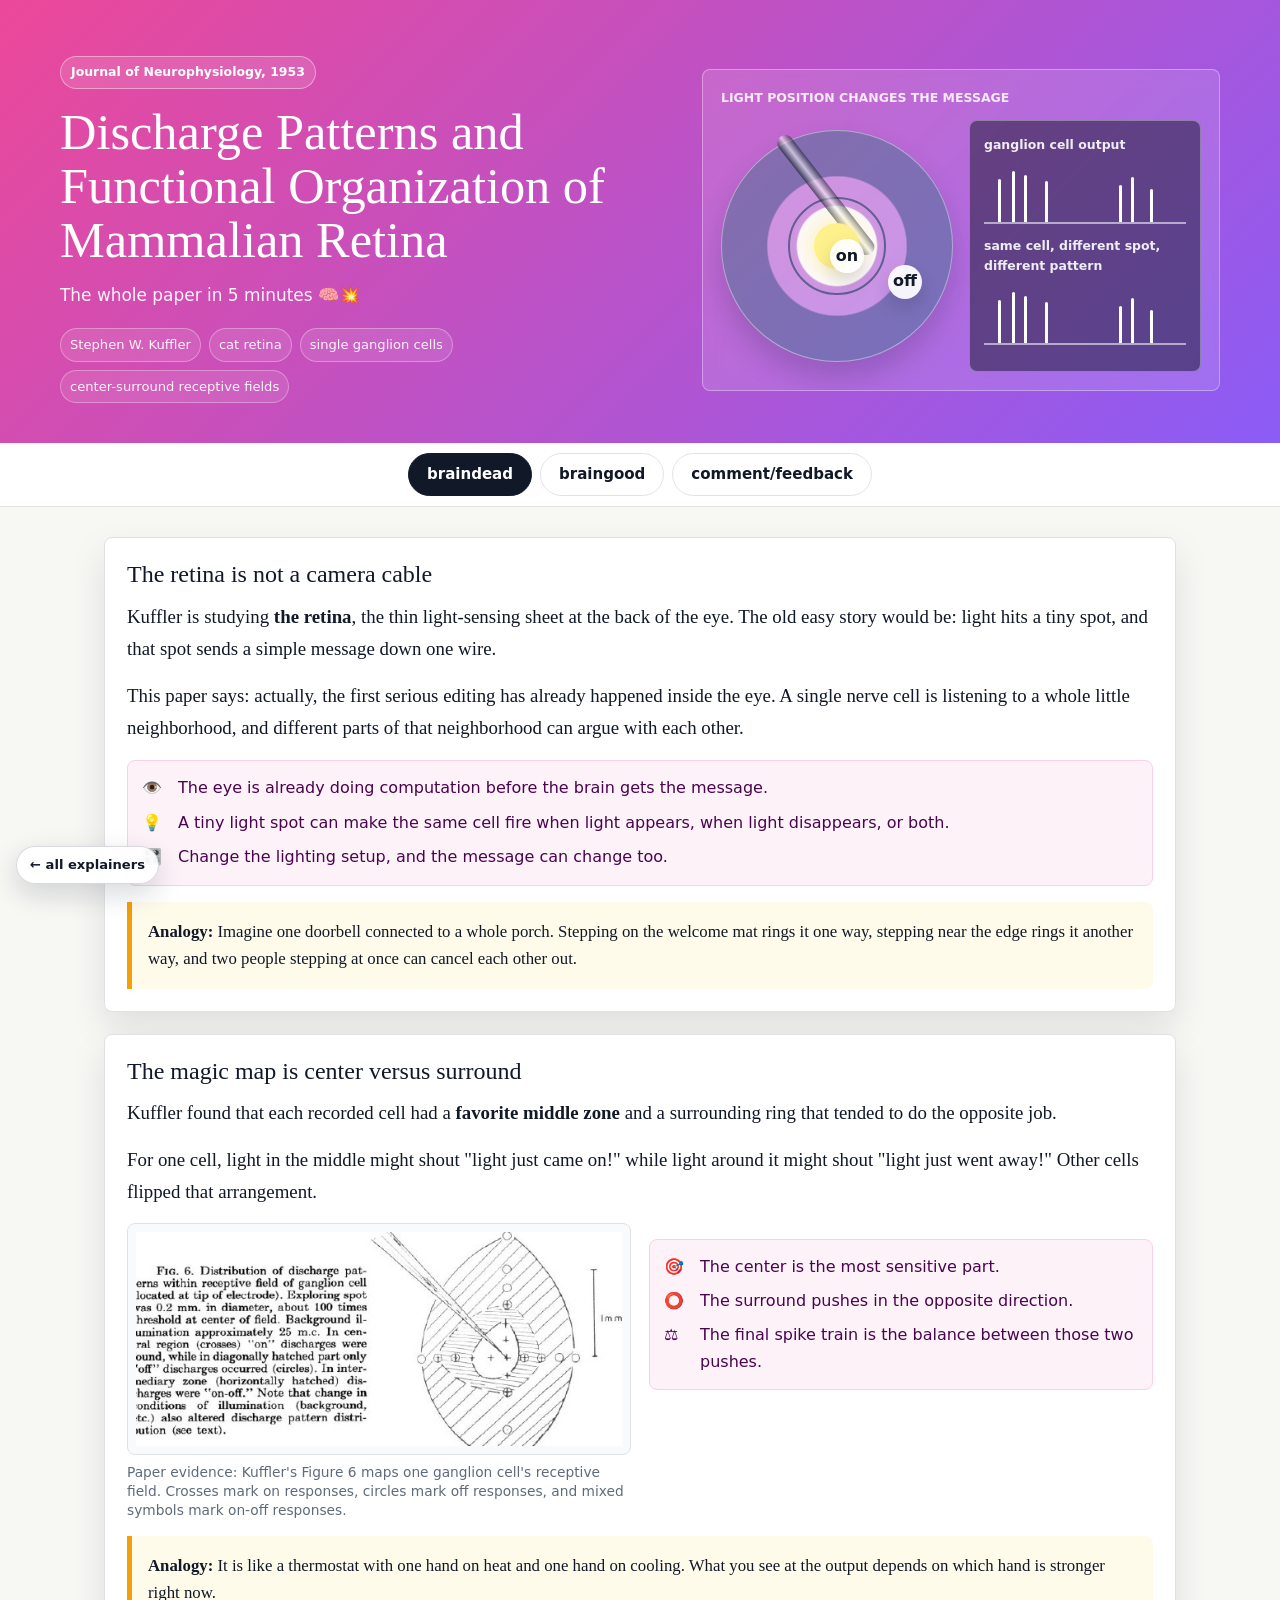
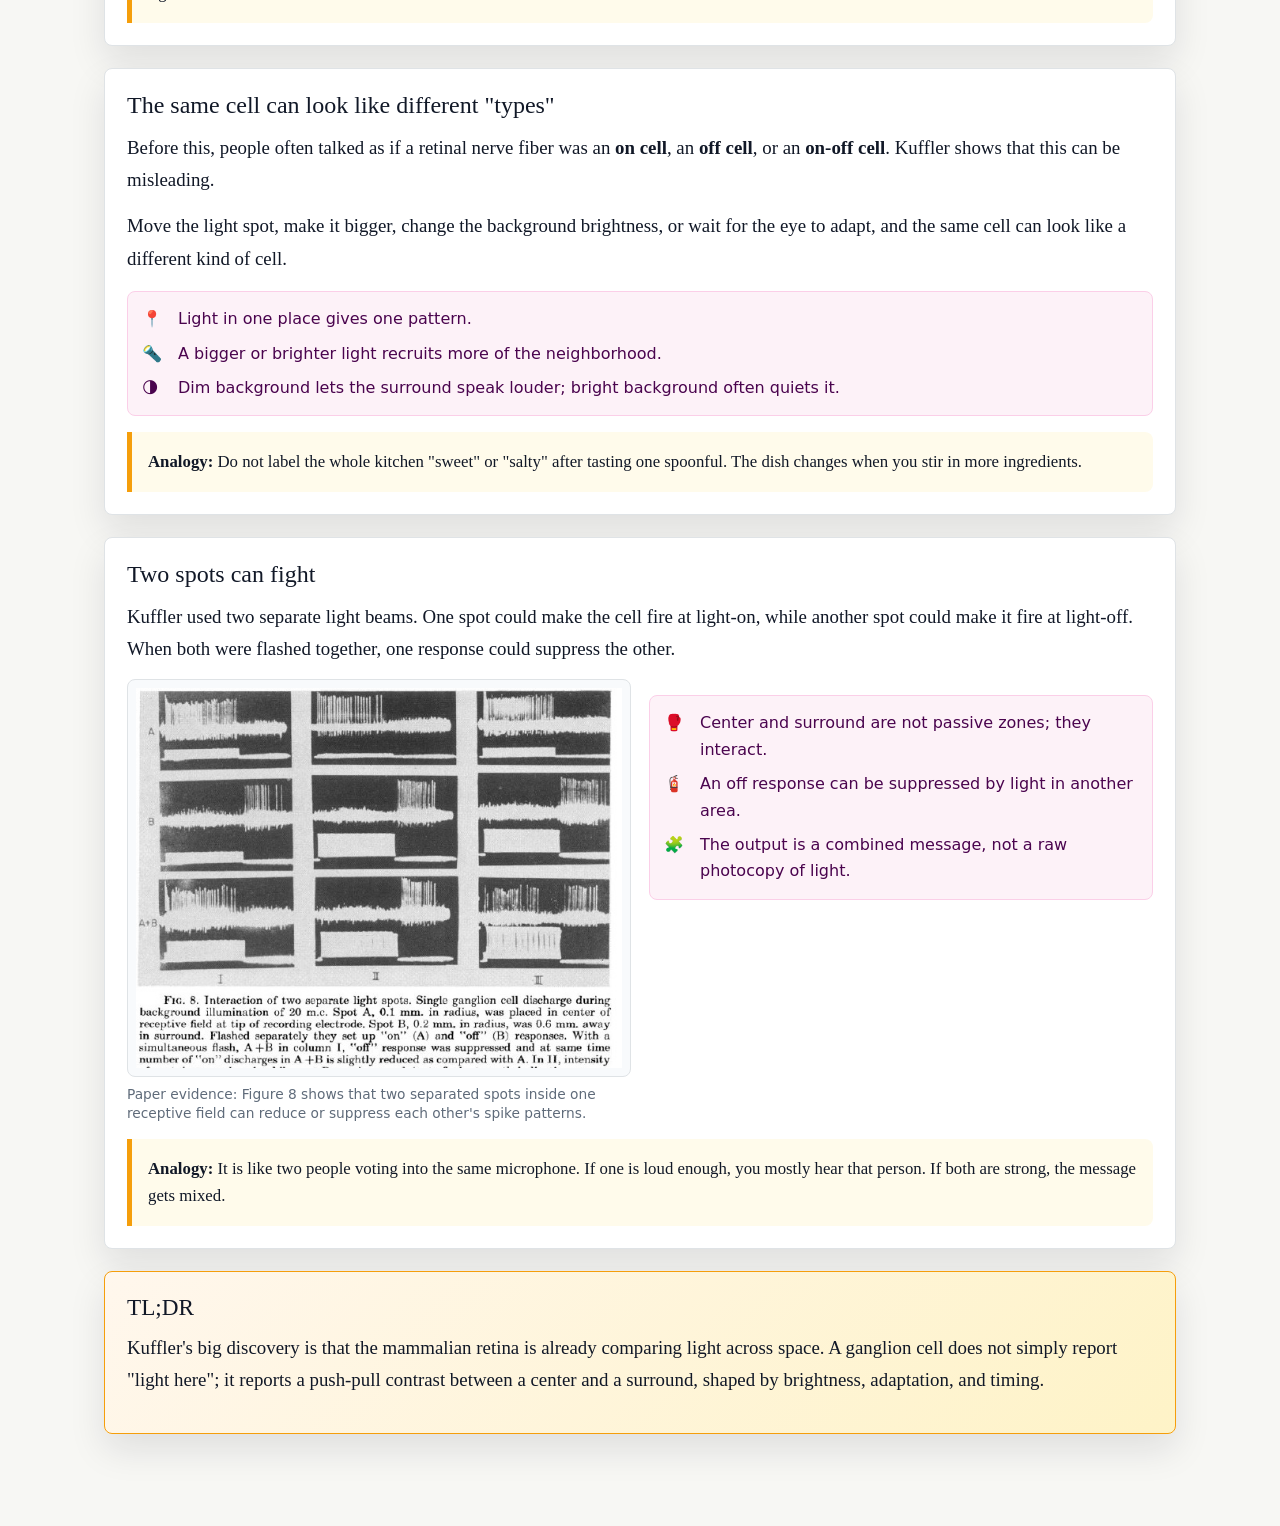
<file: papers/kuffler-1953-retina/index.html>
<!DOCTYPE html>
<html lang="en">
<head>
  <meta charset="UTF-8">
  <meta name="viewport" content="width=device-width, initial-scale=1.0">
  <title>Kuffler 1953 Retina - Interactive Explainer</title>
  <style>
    :root {
      --ink: #111827;
      --muted: #5f6b7a;
      --paper: #ffffff;
      --body: #f7f7f4;
      --line: #dfe3e6;
      --navy: #14345b;
      --blue: #2563eb;
      --blue-light: #dbeafe;
      --teal: #0f766e;
      --teal-light: #ccfbf1;
      --green: #047857;
      --green-light: #d1fae5;
      --amber: #b45309;
      --amber-light: #fef3c7;
      --rose: #be123c;
      --rose-light: #ffe4e6;
      --purple: #7c3aed;
      --purple-light: #ede9fe;
      --gray-light: #f3f4f6;
      --shadow: 0 16px 36px rgba(15, 23, 42, 0.10);
      --radius: 8px;
    }

    * {
      box-sizing: border-box;
    }

    html {
      scroll-behavior: smooth;
    }

    body {
      margin: 0;
      background: var(--body);
      color: var(--ink);
      font-family: Georgia, "Times New Roman", serif;
      line-height: 1.65;
      letter-spacing: 0;
    }

    button,
    input,
    select {
      font: inherit;
    }

    button {
      font-family: system-ui, -apple-system, BlinkMacSystemFont, "Segoe UI", sans-serif;
    }

    a {
      color: var(--blue);
    }

    .hero {
      color: #fff;
      background: linear-gradient(135deg, #ec4899 0%, #8b5cf6 100%);
      padding: 56px 24px 40px;
      transition: background 0.24s ease;
    }

    body.mode-normal .hero {
      background: linear-gradient(135deg, #071827 0%, #14345b 54%, #0f766e 100%);
    }

    body.mode-feedback .hero {
      background: linear-gradient(135deg, #292524 0%, #7c2d12 100%);
    }

    .hero-inner {
      max-width: 1160px;
      margin: 0 auto;
      display: grid;
      grid-template-columns: minmax(0, 1.08fr) minmax(320px, 0.92fr);
      gap: 34px;
      align-items: center;
    }

    .hero-kicker {
      display: inline-flex;
      align-items: center;
      padding: 5px 10px;
      border: 1px solid rgba(255,255,255,0.42);
      border-radius: 999px;
      background: rgba(255,255,255,0.12);
      font-family: system-ui, -apple-system, BlinkMacSystemFont, "Segoe UI", sans-serif;
      font-size: 0.78rem;
      font-weight: 750;
      margin-bottom: 16px;
    }

    .hero h1 {
      margin: 0 0 14px;
      max-width: 820px;
      font-size: clamp(2rem, 6vw, 3.15rem);
      line-height: 1.08;
      font-weight: 500;
      letter-spacing: 0;
    }

    .hero-subtitle {
      margin: 0 0 20px;
      max-width: 820px;
      font-family: system-ui, -apple-system, BlinkMacSystemFont, "Segoe UI", sans-serif;
      font-size: 1.06rem;
      line-height: 1.55;
      opacity: 0.94;
    }

    .hero-meta {
      display: flex;
      flex-wrap: wrap;
      gap: 8px;
      font-family: system-ui, -apple-system, BlinkMacSystemFont, "Segoe UI", sans-serif;
      font-size: 0.82rem;
      opacity: 0.94;
    }

    .hero-meta span {
      border: 1px solid rgba(255,255,255,0.34);
      border-radius: 999px;
      padding: 5px 9px;
      background: rgba(255,255,255,0.1);
    }

    .hero-visual {
      min-height: 300px;
      border: 1px solid rgba(255,255,255,0.34);
      border-radius: var(--radius);
      background: rgba(255,255,255,0.13);
      backdrop-filter: blur(8px);
      padding: 18px;
      overflow: hidden;
    }

    .mini-retina {
      min-height: 260px;
      display: grid;
      grid-template-columns: 1fr;
      gap: 12px;
      font-family: system-ui, -apple-system, BlinkMacSystemFont, "Segoe UI", sans-serif;
    }

    .mini-retina-label {
      font-size: 0.78rem;
      font-weight: 800;
      text-transform: uppercase;
      color: rgba(255,255,255,0.86);
    }

    .mini-retina-board {
      display: grid;
      grid-template-columns: minmax(180px, 1fr) minmax(190px, 1fr);
      gap: 16px;
      align-items: center;
    }

    .mini-field {
      position: relative;
      aspect-ratio: 1;
      min-height: 210px;
      border-radius: 50%;
      background:
        radial-gradient(circle at 50% 50%, rgba(255,255,255,0.96) 0 24%, rgba(255,255,255,0.28) 25% 42%, rgba(15,118,110,0.34) 43% 100%);
      box-shadow: inset 0 0 0 1px rgba(255,255,255,0.4), 0 16px 28px rgba(15,23,42,0.18);
    }

    .mini-field::before {
      content: "";
      position: absolute;
      inset: 29%;
      border: 2px solid rgba(20,52,91,0.58);
      border-radius: 50%;
    }

    .mini-electrode {
      position: absolute;
      left: 42%;
      top: -4%;
      width: 16px;
      height: 64%;
      background: linear-gradient(90deg, rgba(17,24,39,0.78), rgba(255,255,255,0.7), rgba(17,24,39,0.68));
      transform: rotate(-38deg);
      border-radius: 999px;
      opacity: 0.8;
    }

    .mini-spot {
      position: absolute;
      left: 50%;
      top: 50%;
      width: 46px;
      height: 46px;
      transform: translate(-50%, -50%);
      border-radius: 50%;
      background: #fef08a;
      box-shadow: 0 0 26px rgba(254,240,138,0.9);
      animation: orbitSpot 6s ease-in-out infinite;
    }

    .mini-plus,
    .mini-minus {
      position: absolute;
      display: grid;
      place-items: center;
      width: 34px;
      height: 34px;
      border-radius: 50%;
      font-size: 1rem;
      font-weight: 900;
      background: rgba(255,255,255,0.92);
      color: #111827;
      box-shadow: 0 8px 18px rgba(15,23,42,0.15);
    }

    .mini-plus {
      left: 47%;
      top: 47%;
    }

    .mini-minus {
      left: 72%;
      top: 58%;
    }

    .mini-trace {
      min-height: 210px;
      border: 1px solid rgba(255,255,255,0.32);
      border-radius: var(--radius);
      background: rgba(6,16,28,0.46);
      padding: 14px;
    }

    .trace-label {
      color: rgba(255,255,255,0.9);
      font-size: 0.78rem;
      font-weight: 800;
      margin-bottom: 12px;
    }

    .trace-line {
      position: relative;
      height: 56px;
      border-bottom: 2px solid rgba(255,255,255,0.55);
      margin: 12px 0;
      overflow: hidden;
    }

    .trace-line span {
      position: absolute;
      bottom: -1px;
      width: 3px;
      background: #fff;
      border-radius: 3px 3px 0 0;
      animation: spikePulse 1.4s infinite ease-in-out;
    }

    .trace-line span:nth-child(1) { left: 7%; height: 44px; animation-delay: 0s; }
    .trace-line span:nth-child(2) { left: 14%; height: 52px; animation-delay: 0.08s; }
    .trace-line span:nth-child(3) { left: 20%; height: 48px; animation-delay: 0.16s; }
    .trace-line span:nth-child(4) { left: 30%; height: 42px; animation-delay: 0.24s; }
    .trace-line span:nth-child(5) { left: 67%; height: 38px; animation-delay: 0.32s; }
    .trace-line span:nth-child(6) { left: 73%; height: 46px; animation-delay: 0.40s; }
    .trace-line span:nth-child(7) { left: 82%; height: 34px; animation-delay: 0.48s; }

    @keyframes orbitSpot {
      0%, 100% { left: 50%; top: 50%; }
      35% { left: 72%; top: 57%; }
      62% { left: 50%; top: 50%; }
      80% { left: 35%; top: 48%; }
    }

    @keyframes spikePulse {
      0%, 100% { opacity: 0.55; transform: scaleY(0.82); }
      50% { opacity: 1; transform: scaleY(1); }
    }

    .tab-bar {
      position: sticky;
      top: 0;
      z-index: 20;
      display: flex;
      justify-content: center;
      gap: 8px;
      padding: 10px 12px;
      background: rgba(255,255,255,0.96);
      border-bottom: 1px solid var(--line);
      backdrop-filter: blur(10px);
      font-family: system-ui, -apple-system, BlinkMacSystemFont, "Segoe UI", sans-serif;
    }

    .tab-btn {
      border: 1px solid var(--line);
      background: #fff;
      color: var(--ink);
      border-radius: 999px;
      padding: 8px 18px;
      cursor: pointer;
      font-size: 0.94rem;
      font-weight: 750;
      transition: color 0.15s, background 0.15s, border-color 0.15s;
    }

    .tab-btn.active {
      color: #fff;
      background: var(--ink);
      border-color: var(--ink);
    }

    main {
      max-width: 1120px;
      margin: 0 auto;
      padding: 30px 24px 64px;
    }

    .tab-content {
      display: none;
    }

    .tab-content.active {
      display: block;
    }

    section {
      margin: 0 0 28px;
    }

    .section-head {
      margin: 0 0 16px;
      display: flex;
      align-items: end;
      justify-content: space-between;
      gap: 18px;
      border-bottom: 1px solid var(--line);
      padding-bottom: 12px;
    }

    .section-head h2,
    .section-head h3 {
      margin: 0;
      line-height: 1.12;
      font-weight: 500;
    }

    .section-head h2 {
      font-size: 1.75rem;
    }

    .section-head h3 {
      font-size: 1.36rem;
    }

    .section-note {
      margin: 0;
      max-width: 460px;
      color: var(--muted);
      font-family: system-ui, -apple-system, BlinkMacSystemFont, "Segoe UI", sans-serif;
      font-size: 0.92rem;
      line-height: 1.45;
    }

    .plain-panel,
    .evidence-panel,
    .tool-panel,
    .feedback-panel {
      background: var(--paper);
      border: 1px solid var(--line);
      border-radius: var(--radius);
      box-shadow: var(--shadow);
      padding: 20px;
    }

    .grid-2 {
      display: grid;
      grid-template-columns: repeat(2, minmax(0, 1fr));
      gap: 18px;
      align-items: start;
    }

    .grid-3 {
      display: grid;
      grid-template-columns: repeat(3, minmax(0, 1fr));
      gap: 16px;
      align-items: start;
    }

    .cards {
      display: grid;
      grid-template-columns: repeat(3, minmax(0, 1fr));
      gap: 16px;
    }

    .card {
      background: #fff;
      border: 1px solid var(--line);
      border-radius: var(--radius);
      padding: 16px;
      min-width: 0;
    }

    .card h4,
    .card h5 {
      margin: 0 0 8px;
      font-family: system-ui, -apple-system, BlinkMacSystemFont, "Segoe UI", sans-serif;
      line-height: 1.2;
      font-size: 1rem;
    }

    .card p {
      margin: 0;
      color: var(--muted);
    }

    .metric-grid {
      display: grid;
      grid-template-columns: repeat(4, minmax(0, 1fr));
      gap: 12px;
    }

    .metric {
      background: #fff;
      border: 1px solid var(--line);
      border-radius: var(--radius);
      padding: 14px;
      min-width: 0;
    }

    .metric strong {
      display: block;
      font-family: system-ui, -apple-system, BlinkMacSystemFont, "Segoe UI", sans-serif;
      font-size: 1.3rem;
      line-height: 1.1;
      color: var(--navy);
    }

    .metric span {
      display: block;
      margin-top: 6px;
      color: var(--muted);
      font-family: system-ui, -apple-system, BlinkMacSystemFont, "Segoe UI", sans-serif;
      font-size: 0.82rem;
      line-height: 1.35;
    }

    .term-decoder {
      display: grid;
      grid-template-columns: minmax(190px, 0.9fr) minmax(0, 1.1fr) minmax(210px, 1fr);
      gap: 12px;
      margin: 16px 0;
      padding: 14px;
      border: 1px solid #bfdbfe;
      border-radius: var(--radius);
      background: linear-gradient(135deg, #eff6ff, #f8fafc);
      font-family: system-ui, -apple-system, BlinkMacSystemFont, "Segoe UI", sans-serif;
    }

    .term-card {
      min-width: 0;
      border: 1px solid var(--line);
      border-radius: var(--radius);
      background: #fff;
      padding: 12px;
    }

    .term-card h4 {
      margin: 0 0 8px;
      color: var(--navy);
      font-size: 0.95rem;
      line-height: 1.2;
    }

    .term-card p {
      margin: 8px 0 0;
      color: var(--muted);
      font-size: 0.86rem;
      line-height: 1.4;
    }

    .retina-stack {
      display: grid;
      gap: 6px;
    }

    .retina-layer {
      display: grid;
      grid-template-columns: 72px 1fr;
      gap: 8px;
      align-items: center;
      padding: 7px 9px;
      border-radius: 999px;
      background: #f8fafc;
      border: 1px solid var(--line);
      font-size: 0.78rem;
      font-weight: 750;
    }

    .retina-layer.output {
      background: #dbeafe;
      border-color: #93c5fd;
      color: #1e3a8a;
    }

    .cell-dot-row {
      display: flex;
      gap: 5px;
      align-items: center;
    }

    .cell-dot-row span {
      width: 10px;
      height: 10px;
      border-radius: 50%;
      background: #cbd5e1;
    }

    .cell-dot-row span.active {
      width: 16px;
      height: 16px;
      background: var(--navy);
      box-shadow: 0 0 0 4px rgba(37,99,235,0.15);
    }

    .stimulus-to-spikes {
      display: grid;
      grid-template-columns: 92px 1fr;
      gap: 10px;
      align-items: center;
    }

    .light-spot-demo {
      position: relative;
      aspect-ratio: 1;
      border-radius: 50%;
      background: radial-gradient(circle, #fef08a 0 28%, #dcfce7 29% 58%, #e0f2fe 59% 100%);
      border: 1px solid #bfdbfe;
    }

    .light-spot-demo::after {
      content: "light spot";
      position: absolute;
      left: 50%;
      top: 50%;
      transform: translate(-50%, -50%);
      font-size: 0.68rem;
      font-weight: 850;
      color: #713f12;
      white-space: nowrap;
    }

    .pattern-lines {
      display: grid;
      gap: 8px;
    }

    .pattern-row {
      display: grid;
      grid-template-columns: 44px 1fr;
      gap: 8px;
      align-items: center;
      font-size: 0.74rem;
      color: var(--muted);
      font-weight: 750;
    }

    .spike-ruler {
      position: relative;
      height: 34px;
      border-radius: 6px;
      background: #0b1220;
      overflow: hidden;
    }

    .spike-ruler::before {
      content: "";
      position: absolute;
      left: 0;
      right: 0;
      top: 50%;
      height: 1px;
      background: rgba(255,255,255,0.25);
    }

    .light-window {
      position: absolute;
      left: 28%;
      right: 26%;
      top: 0;
      bottom: 0;
      background: rgba(250,204,21,0.18);
      border-left: 1px solid rgba(250,204,21,0.55);
      border-right: 1px solid rgba(250,204,21,0.55);
    }

    .spike-ruler span {
      position: absolute;
      bottom: 8px;
      width: 2px;
      height: 18px;
      background: #f8fafc;
      border-radius: 999px;
    }

    .optic-wire {
      display: grid;
      gap: 8px;
    }

    .wire-path {
      height: 42px;
      border-radius: 999px;
      background: linear-gradient(90deg, #dbeafe 0 20%, #14345b 20% 100%);
      position: relative;
      overflow: hidden;
    }

    .wire-path::before,
    .wire-path::after {
      content: "";
      position: absolute;
      top: 9px;
      width: 10px;
      height: 24px;
      border-radius: 999px;
      background: #fef08a;
      box-shadow: 0 0 12px rgba(254,240,138,0.9);
    }

    .wire-path::before {
      left: 38%;
    }

    .wire-path::after {
      left: 62%;
    }

    .wire-labels {
      display: flex;
      justify-content: space-between;
      gap: 8px;
      color: var(--muted);
      font-size: 0.76rem;
      font-weight: 750;
    }

    .ez-section {
      background: #fff;
      border: 1px solid var(--line);
      border-radius: var(--radius);
      box-shadow: var(--shadow);
      padding: 22px;
      margin-bottom: 22px;
    }

    .ez-section h2 {
      margin: 0 0 12px;
      font-size: 1.5rem;
      line-height: 1.18;
      font-weight: 500;
    }

    .ez-big {
      font-size: 1.18rem;
      line-height: 1.72;
      margin: 0 0 14px;
    }

    .ez-emoji-block {
      display: grid;
      gap: 8px;
      margin: 16px 0;
      padding: 14px;
      border: 1px solid #fbcfe8;
      border-radius: var(--radius);
      background: #fdf2f8;
      font-family: system-ui, -apple-system, BlinkMacSystemFont, "Segoe UI", sans-serif;
    }

    .ez-emoji-block div {
      display: grid;
      grid-template-columns: 28px 1fr;
      gap: 8px;
      align-items: start;
      color: #4a044e;
    }

    .ez-analogy {
      margin: 16px 0 0;
      padding: 16px;
      border-left: 5px solid #f59e0b;
      background: #fffbeb;
      border-radius: 0 var(--radius) var(--radius) 0;
      font-size: 1.05rem;
    }

    .ez-tldr {
      background: linear-gradient(135deg, #fff7ed 0%, #fef3c7 100%);
      border: 1px solid #f59e0b;
      border-radius: var(--radius);
      box-shadow: var(--shadow);
      padding: 22px;
    }

    .ez-tldr h2 {
      margin: 0 0 10px;
      font-size: 1.45rem;
      line-height: 1.2;
      font-weight: 500;
    }

    .paper-img {
      width: 100%;
      display: block;
      max-height: 620px;
      object-fit: contain;
      background: #f8fafc;
      border: 1px solid var(--line);
      border-radius: var(--radius);
      padding: 8px;
    }

    .paper-img.tall {
      max-height: 780px;
    }

    .caption {
      margin: 8px 0 0;
      color: var(--muted);
      font-family: system-ui, -apple-system, BlinkMacSystemFont, "Segoe UI", sans-serif;
      font-size: 0.86rem;
      line-height: 1.38;
    }

    .concept-card {
      cursor: pointer;
      transition: border-color 0.16s, transform 0.16s;
    }

    .concept-card:hover,
    .concept-card:focus-within {
      border-color: var(--blue);
      transform: translateY(-1px);
    }

    .concept-card button {
      width: 100%;
      border: 0;
      padding: 0;
      background: transparent;
      color: inherit;
      cursor: pointer;
      text-align: left;
    }

    .concept-card .more {
      display: none;
      margin-top: 10px;
      padding-top: 10px;
      border-top: 1px solid var(--line);
      color: var(--ink);
    }

    .concept-card.open .more {
      display: block;
    }

    .apparatus-flow {
      display: grid;
      gap: 12px;
    }

    .flow-row {
      display: grid;
      grid-template-columns: 150px 1fr 1fr;
      gap: 12px;
      align-items: stretch;
    }

    .flow-label {
      display: flex;
      align-items: center;
      justify-content: center;
      border-radius: var(--radius);
      background: #e0f2fe;
      color: #075985;
      font-family: system-ui, -apple-system, BlinkMacSystemFont, "Segoe UI", sans-serif;
      font-size: 0.86rem;
      font-weight: 800;
      text-align: center;
      padding: 12px;
    }

    .flow-box {
      border: 1px solid var(--line);
      border-radius: var(--radius);
      background: #fff;
      padding: 13px;
      min-height: 106px;
    }

    .flow-box strong {
      display: block;
      margin-bottom: 6px;
      font-family: system-ui, -apple-system, BlinkMacSystemFont, "Segoe UI", sans-serif;
      color: var(--navy);
    }

    .mini-matrix {
      display: grid;
      grid-template-columns: repeat(7, 1fr);
      gap: 4px;
      margin-top: 10px;
    }

    .mini-matrix span {
      min-height: 18px;
      border-radius: 3px;
      background: var(--gray-light);
    }

    .mini-matrix span.hot {
      background: #fbbf24;
    }

    .simulator {
      display: grid;
      grid-template-columns: minmax(280px, 0.92fr) minmax(0, 1.08fr);
      gap: 18px;
      align-items: start;
    }

    .control-stack {
      display: grid;
      gap: 16px;
      padding: 18px;
      border: 1px solid var(--line);
      border-radius: var(--radius);
      background: #fff;
    }

    .control-row label {
      display: flex;
      justify-content: space-between;
      gap: 12px;
      align-items: center;
      margin-bottom: 7px;
      font-family: system-ui, -apple-system, BlinkMacSystemFont, "Segoe UI", sans-serif;
      font-size: 0.92rem;
      font-weight: 750;
    }

    .control-row output {
      color: var(--muted);
      font-weight: 700;
    }

    input[type="range"] {
      width: 100%;
      accent-color: var(--teal);
    }

    .switch-row {
      display: grid;
      grid-template-columns: repeat(2, minmax(0, 1fr));
      gap: 8px;
    }

    .switch-row button,
    .scenario-btn,
    .quiz button {
      border: 1px solid var(--line);
      background: #fff;
      color: var(--ink);
      border-radius: var(--radius);
      padding: 9px 10px;
      cursor: pointer;
      font-weight: 750;
    }

    .switch-row button.active,
    .scenario-btn.active {
      background: var(--navy);
      color: #fff;
      border-color: var(--navy);
    }

    .response-board {
      display: grid;
      gap: 14px;
    }

    .field-board {
      position: relative;
      min-height: 360px;
      border: 1px solid var(--line);
      border-radius: var(--radius);
      background: linear-gradient(180deg, #f8fafc, #eef7f4);
      overflow: hidden;
      padding: 18px;
    }

    .retina-field {
      position: relative;
      width: min(340px, 92%);
      aspect-ratio: 1;
      margin: 0 auto;
      border-radius: 50%;
      background:
        radial-gradient(circle at 50% 50%, rgba(254,252,232,0.98) 0 24%, rgba(254,243,199,0.86) 25% 37%, rgba(209,250,229,0.92) 38% 100%);
      box-shadow: inset 0 0 0 2px rgba(20,52,91,0.13), 0 12px 26px rgba(15,23,42,0.08);
    }

    .retina-field::before,
    .retina-field::after {
      content: "";
      position: absolute;
      border-radius: 50%;
      pointer-events: none;
    }

    .retina-field::before {
      inset: 28%;
      border: 2px dashed rgba(20,52,91,0.52);
    }

    .retina-field::after {
      inset: 9%;
      border: 1px solid rgba(15,118,110,0.36);
    }

    .zone-label {
      position: absolute;
      font-family: system-ui, -apple-system, BlinkMacSystemFont, "Segoe UI", sans-serif;
      font-size: 0.75rem;
      font-weight: 850;
      background: rgba(255,255,255,0.86);
      color: var(--navy);
      border-radius: 999px;
      padding: 4px 8px;
      border: 1px solid var(--line);
    }

    .zone-label.center {
      left: 50%;
      top: 44%;
      transform: translate(-50%, -50%);
    }

    .zone-label.surround {
      right: 7%;
      top: 62%;
    }

    .moving-spot {
      position: absolute;
      left: 50%;
      top: 50%;
      width: 54px;
      height: 54px;
      transform: translate(-50%, -50%);
      border-radius: 50%;
      background: #fde047;
      border: 2px solid rgba(161,98,7,0.35);
      box-shadow: 0 0 28px rgba(250,204,21,0.85);
      transition: left 0.2s ease, top 0.2s ease, width 0.2s ease, height 0.2s ease, opacity 0.2s ease;
    }

    .ganglion-dot {
      position: absolute;
      left: 50%;
      top: 50%;
      width: 14px;
      height: 14px;
      transform: translate(-50%, -50%);
      border-radius: 50%;
      background: var(--navy);
      box-shadow: 0 0 0 6px rgba(20,52,91,0.12);
      z-index: 2;
    }

    .electrode-arm {
      position: absolute;
      left: 22%;
      top: 0;
      width: 12px;
      height: 62%;
      background: linear-gradient(90deg, #374151, #f8fafc, #111827);
      transform: rotate(-38deg);
      border-radius: 999px;
      opacity: 0.55;
      transform-origin: top center;
    }

    .sim-output {
      display: grid;
      grid-template-columns: 1fr 1.4fr;
      gap: 14px;
      align-items: stretch;
    }

    .response-type {
      border: 1px solid var(--line);
      border-radius: var(--radius);
      background: #fff;
      padding: 16px;
    }

    .response-type strong {
      display: block;
      font-family: system-ui, -apple-system, BlinkMacSystemFont, "Segoe UI", sans-serif;
      font-size: 1.5rem;
      line-height: 1.12;
      color: var(--navy);
    }

    .response-type p {
      margin: 10px 0 0;
      color: var(--muted);
      font-size: 0.95rem;
    }

    .spike-scope {
      position: relative;
      min-height: 138px;
      border-radius: var(--radius);
      background: #0b1220;
      border: 1px solid #111827;
      overflow: hidden;
      padding: 14px;
    }

    .flash-window {
      position: absolute;
      left: 24%;
      right: 30%;
      top: 0;
      bottom: 0;
      background: rgba(250,204,21,0.10);
      border-left: 1px solid rgba(250,204,21,0.4);
      border-right: 1px solid rgba(250,204,21,0.4);
    }

    .scope-axis {
      position: absolute;
      left: 14px;
      right: 14px;
      top: 74px;
      height: 2px;
      background: rgba(255,255,255,0.36);
    }

    .scope-spikes {
      position: absolute;
      inset: 18px 14px 34px;
    }

    .scope-spikes span {
      position: absolute;
      bottom: 24px;
      width: 3px;
      border-radius: 3px 3px 0 0;
      background: #f8fafc;
    }

    .scope-labels {
      position: absolute;
      left: 14px;
      right: 14px;
      bottom: 8px;
      display: flex;
      justify-content: space-between;
      color: rgba(255,255,255,0.72);
      font-family: system-ui, -apple-system, BlinkMacSystemFont, "Segoe UI", sans-serif;
      font-size: 0.72rem;
      font-weight: 700;
    }

    .claim-strip {
      display: grid;
      grid-template-columns: repeat(3, minmax(0, 1fr));
      gap: 10px;
      margin-top: 12px;
    }

    .claim {
      border-radius: var(--radius);
      padding: 10px;
      background: #eef2ff;
      color: #312e81;
      font-family: system-ui, -apple-system, BlinkMacSystemFont, "Segoe UI", sans-serif;
      font-size: 0.82rem;
      line-height: 1.35;
    }

    .two-spot {
      display: grid;
      grid-template-columns: minmax(300px, 0.92fr) minmax(0, 1.08fr);
      gap: 18px;
      align-items: start;
    }

    .scenario-list {
      display: grid;
      gap: 8px;
    }

    .spot-diagram {
      position: relative;
      min-height: 380px;
      border: 1px solid var(--line);
      border-radius: var(--radius);
      background: #fff;
      overflow: hidden;
      padding: 18px;
    }

    .spot-field {
      width: min(320px, 90%);
      aspect-ratio: 1;
      border-radius: 50%;
      margin: 0 auto 16px;
      position: relative;
      background:
        radial-gradient(circle, #fef9c3 0 24%, #ffedd5 25% 39%, #ccfbf1 40% 100%);
      border: 1px solid var(--line);
    }

    .spot-a,
    .spot-b {
      position: absolute;
      border-radius: 50%;
      display: grid;
      place-items: center;
      font-family: system-ui, -apple-system, BlinkMacSystemFont, "Segoe UI", sans-serif;
      font-size: 0.8rem;
      font-weight: 900;
      border: 2px solid rgba(17,24,39,0.22);
      transition: transform 0.18s ease, opacity 0.18s ease;
    }

    .spot-a {
      left: 45%;
      top: 43%;
      width: 54px;
      height: 54px;
      background: #fde047;
    }

    .spot-b {
      left: 64%;
      top: 58%;
      width: 78px;
      height: 78px;
      background: #bae6fd;
    }

    .balance-scale {
      display: grid;
      grid-template-columns: 1fr auto 1fr;
      gap: 10px;
      align-items: center;
      font-family: system-ui, -apple-system, BlinkMacSystemFont, "Segoe UI", sans-serif;
      font-size: 0.86rem;
      font-weight: 800;
    }

    .balance-bar {
      min-height: 24px;
      border-radius: 999px;
      background: #e5e7eb;
      overflow: hidden;
    }

    .balance-fill {
      height: 100%;
      width: 50%;
      background: linear-gradient(90deg, var(--green), var(--amber));
      transition: width 0.18s ease;
    }

    .scenario-explain {
      margin-top: 14px;
      padding: 14px;
      border-radius: var(--radius);
      border: 1px solid var(--line);
      background: #f8fafc;
      color: var(--muted);
    }

    .latency-board {
      display: grid;
      grid-template-columns: minmax(0, 1.1fr) minmax(300px, 0.9fr);
      gap: 18px;
      align-items: start;
    }

    .latency-ramp {
      border: 1px solid var(--line);
      border-radius: var(--radius);
      background: #fff;
      padding: 16px;
    }

    .ramp-row {
      display: grid;
      grid-template-columns: 80px 1fr 96px;
      gap: 10px;
      align-items: center;
      margin: 10px 0;
      font-family: system-ui, -apple-system, BlinkMacSystemFont, "Segoe UI", sans-serif;
      font-size: 0.86rem;
    }

    .ramp-line {
      height: 13px;
      border-radius: 999px;
      background: #e5e7eb;
      overflow: hidden;
    }

    .ramp-line span {
      display: block;
      height: 100%;
      border-radius: 999px;
      background: linear-gradient(90deg, #60a5fa, #f59e0b);
    }

    .limit-list {
      display: grid;
      gap: 10px;
    }

    .limit-row {
      display: grid;
      grid-template-columns: 42px 1fr;
      gap: 12px;
      align-items: start;
      border: 1px solid var(--line);
      border-radius: var(--radius);
      background: #fff;
      padding: 14px;
    }

    .limit-row span:first-child {
      display: grid;
      place-items: center;
      width: 32px;
      height: 32px;
      border-radius: 50%;
      background: var(--amber-light);
      color: var(--amber);
      font-family: system-ui, -apple-system, BlinkMacSystemFont, "Segoe UI", sans-serif;
      font-weight: 900;
    }

    .quiz {
      display: grid;
      gap: 16px;
    }

    .quiz-question {
      border: 1px solid var(--line);
      border-radius: var(--radius);
      background: #fff;
      padding: 16px;
    }

    .quiz-question h4 {
      margin: 0 0 12px;
      font-family: system-ui, -apple-system, BlinkMacSystemFont, "Segoe UI", sans-serif;
    }

    .quiz-options {
      display: grid;
      gap: 8px;
    }

    .quiz button {
      text-align: left;
    }

    .quiz button.correct {
      border-color: var(--green);
      background: var(--green-light);
    }

    .quiz button.wrong {
      border-color: var(--rose);
      background: var(--rose-light);
    }

    .quiz-feedback {
      display: none;
      margin-top: 10px;
      padding: 12px;
      border-radius: var(--radius);
      background: #f8fafc;
      color: var(--muted);
    }

    .quiz-feedback.show {
      display: block;
    }

    .feedback-steps {
      display: grid;
      grid-template-columns: repeat(3, minmax(0, 1fr));
      gap: 14px;
      margin-top: 16px;
    }

    .feedback-actions {
      display: flex;
      flex-wrap: wrap;
      gap: 10px;
      margin-top: 16px;
      align-items: center;
    }

    .primary-btn {
      border: 1px solid var(--navy);
      background: var(--navy);
      color: #fff;
      border-radius: var(--radius);
      padding: 10px 14px;
      cursor: pointer;
      font-weight: 800;
    }

    .feedback-button:disabled {
      cursor: not-allowed;
      opacity: 0.62;
      box-shadow: none;
    }

    code {
      border-radius: 5px;
      background: #f3f4f6;
      padding: 2px 5px;
      font-size: 0.92em;
    }

    @media (max-width: 920px) {
      .hero-inner,
      .mini-retina-board,
      .grid-2,
      .cards,
      .simulator,
      .two-spot,
      .latency-board {
        grid-template-columns: 1fr;
      }

      .grid-3,
      .metric-grid,
      .claim-strip,
      .feedback-steps,
      .term-decoder {
        grid-template-columns: repeat(2, minmax(0, 1fr));
      }

      .flow-row {
        grid-template-columns: 1fr;
      }

      .flow-label {
        justify-content: flex-start;
      }
    }

    @media (max-width: 620px) {
      .hero {
        padding: 34px 16px 20px;
      }

      .hero-inner {
        gap: 18px;
      }

      .hero h1 {
        font-size: 1.92rem;
      }

      .hero-subtitle {
        font-size: 0.98rem;
      }

      main {
        padding: 22px 14px 48px;
      }

      .hero-visual {
        min-height: 172px;
        padding: 10px;
      }

      .mini-retina {
        min-height: 150px;
        gap: 8px;
      }

      .mini-retina-board {
        grid-template-columns: minmax(120px, 1fr) minmax(130px, 1fr);
        gap: 10px;
      }

      .mini-field {
        min-height: 142px;
      }

      .mini-trace {
        min-height: 142px;
        padding: 10px;
      }

      .trace-line {
        height: 36px;
        margin: 8px 0;
      }

      .trace-label {
        font-size: 0.68rem;
        margin-bottom: 7px;
      }

      .mini-plus,
      .mini-minus {
        width: 28px;
        height: 28px;
        font-size: 0.78rem;
      }

      .tab-bar {
        justify-content: flex-start;
        overflow-x: auto;
      }

      .tab-btn {
        white-space: nowrap;
        padding: 8px 14px;
      }

      .section-head {
        display: block;
      }

      .section-note {
        margin-top: 8px;
      }

      .grid-3,
      .metric-grid,
      .claim-strip,
      .feedback-steps,
      .term-decoder,
      .sim-output {
        grid-template-columns: 1fr;
      }

      .hero-visual,
      .field-board,
      .spot-diagram {
        min-height: auto;
      }
    }
  
    .ipe-home-link {
      position: fixed;
      left: 16px;
      bottom: 16px;
      z-index: 120;
      display: inline-flex;
      align-items: center;
      min-height: 38px;
      padding: 9px 13px;
      border: 1px solid rgba(15, 23, 42, 0.16);
      border-radius: 999px;
      background: rgba(255, 255, 255, 0.94);
      box-shadow: 0 10px 28px rgba(15, 23, 42, 0.16);
      color: #111827;
      font-family: system-ui, -apple-system, BlinkMacSystemFont, "Segoe UI", sans-serif;
      font-size: 0.82rem;
      font-weight: 850;
      line-height: 1;
      text-decoration: none;
    }
    .ipe-home-link:hover {
      border-color: rgba(37, 99, 235, 0.5);
      color: #1e40af;
      transform: translateY(-1px);
    }
    @media (max-width: 560px) {
      .ipe-home-link {
        left: 10px;
        bottom: 10px;
        min-height: 34px;
        padding: 8px 10px;
        font-size: 0.76rem;
      }
    }
</style>
  <!-- GitHub Pages copy: local feedback runtime stripped by scripts/publish_pages.py. -->
</head>
<body class="mode-ez">
    <a class="ipe-home-link" href="../../" aria-label="Back to all explainers">&larr; all explainers</a>
<header class="hero">
    <div class="hero-inner">
      <div>
        <div class="hero-kicker">Journal of Neurophysiology, 1953</div>
        <h1>Discharge Patterns and Functional Organization of Mammalian Retina</h1>
        <p class="hero-subtitle" id="heroSubtitle">The whole paper in 5 minutes 🧠💥</p>
        <div class="hero-meta">
          <span>Stephen W. Kuffler</span>
          <span>cat retina</span>
          <span>single ganglion cells</span>
          <span>center-surround receptive fields</span>
        </div>
      </div>
      <div class="hero-visual" aria-label="Animated retinal receptive field and spike train">
        <div class="mini-retina">
          <div class="mini-retina-label">light position changes the message</div>
          <div class="mini-retina-board">
            <div class="mini-field">
              <div class="mini-electrode"></div>
              <div class="mini-spot"></div>
              <div class="mini-plus">on</div>
              <div class="mini-minus">off</div>
            </div>
            <div class="mini-trace">
              <div class="trace-label">ganglion cell output</div>
              <div class="trace-line" aria-hidden="true">
                <span></span><span></span><span></span><span></span><span></span><span></span><span></span>
              </div>
              <div class="trace-label">same cell, different spot, different pattern</div>
              <div class="trace-line" aria-hidden="true">
                <span></span><span></span><span></span><span></span><span></span><span></span><span></span>
              </div>
            </div>
          </div>
        </div>
      </div>
    </div>
  </header>

  <nav class="tab-bar" aria-label="Explainer tabs">
    <button class="tab-btn active" onclick="switchTab('ez', this)">braindead</button>
    <button class="tab-btn" onclick="switchTab('normal', this)">braingood</button>
    <button class="tab-btn" onclick="switchTab('feedback', this)">comment/feedback</button>
  </nav>

  <main>
    <div id="tab-ez" class="tab-content active">
      <section class="ez-section">
        <h2>The retina is not a camera cable</h2>
        <p class="ez-big">Kuffler is studying <strong>the retina</strong>, the thin light-sensing sheet at the back of the eye. The old easy story would be: light hits a tiny spot, and that spot sends a simple message down one wire.</p>
        <p class="ez-big">This paper says: actually, the first serious editing has already happened inside the eye. A single nerve cell is listening to a whole little neighborhood, and different parts of that neighborhood can argue with each other.</p>
        <div class="ez-emoji-block">
          <div><span>👁️</span><span>The eye is already doing computation before the brain gets the message.</span></div>
          <div><span>💡</span><span>A tiny light spot can make the same cell fire when light appears, when light disappears, or both.</span></div>
          <div><span>🎛️</span><span>Change the lighting setup, and the message can change too.</span></div>
        </div>
        <div class="ez-analogy"><strong>Analogy:</strong> Imagine one doorbell connected to a whole porch. Stepping on the welcome mat rings it one way, stepping near the edge rings it another way, and two people stepping at once can cancel each other out.</div>
      </section>

      <section class="ez-section">
        <h2>The magic map is center versus surround</h2>
        <p class="ez-big">Kuffler found that each recorded cell had a <strong>favorite middle zone</strong> and a surrounding ring that tended to do the opposite job.</p>
        <p class="ez-big">For one cell, light in the middle might shout "light just came on!" while light around it might shout "light just went away!" Other cells flipped that arrangement.</p>
        <div class="grid-2">
          <div>
            <img class="paper-img" src="assets/fig6-center-surround-map.jpg" alt="Kuffler Figure 6 showing a center-surround receptive field map">
            <p class="caption">Paper evidence: Kuffler's Figure 6 maps one ganglion cell's receptive field. Crosses mark on responses, circles mark off responses, and mixed symbols mark on-off responses.</p>
          </div>
          <div class="ez-emoji-block">
            <div><span>🎯</span><span>The center is the most sensitive part.</span></div>
            <div><span>⭕</span><span>The surround pushes in the opposite direction.</span></div>
            <div><span>⚖️</span><span>The final spike train is the balance between those two pushes.</span></div>
          </div>
        </div>
        <div class="ez-analogy"><strong>Analogy:</strong> It is like a thermostat with one hand on heat and one hand on cooling. What you see at the output depends on which hand is stronger right now.</div>
      </section>

      <section class="ez-section">
        <h2>The same cell can look like different "types"</h2>
        <p class="ez-big">Before this, people often talked as if a retinal nerve fiber was an <strong>on cell</strong>, an <strong>off cell</strong>, or an <strong>on-off cell</strong>. Kuffler shows that this can be misleading.</p>
        <p class="ez-big">Move the light spot, make it bigger, change the background brightness, or wait for the eye to adapt, and the same cell can look like a different kind of cell.</p>
        <div class="ez-emoji-block">
          <div><span>📍</span><span>Light in one place gives one pattern.</span></div>
          <div><span>🔦</span><span>A bigger or brighter light recruits more of the neighborhood.</span></div>
          <div><span>🌗</span><span>Dim background lets the surround speak louder; bright background often quiets it.</span></div>
        </div>
        <div class="ez-analogy"><strong>Analogy:</strong> Do not label the whole kitchen "sweet" or "salty" after tasting one spoonful. The dish changes when you stir in more ingredients.</div>
      </section>

      <section class="ez-section">
        <h2>Two spots can fight</h2>
        <p class="ez-big">Kuffler used two separate light beams. One spot could make the cell fire at light-on, while another spot could make it fire at light-off. When both were flashed together, one response could suppress the other.</p>
        <div class="grid-2">
          <div>
            <img class="paper-img" src="assets/fig8-two-spot-interaction.jpg" alt="Kuffler Figure 8 showing two light spots suppressing each other's responses">
            <p class="caption">Paper evidence: Figure 8 shows that two separated spots inside one receptive field can reduce or suppress each other's spike patterns.</p>
          </div>
          <div class="ez-emoji-block">
            <div><span>🥊</span><span>Center and surround are not passive zones; they interact.</span></div>
            <div><span>🧯</span><span>An off response can be suppressed by light in another area.</span></div>
            <div><span>🧩</span><span>The output is a combined message, not a raw photocopy of light.</span></div>
          </div>
        </div>
        <div class="ez-analogy"><strong>Analogy:</strong> It is like two people voting into the same microphone. If one is loud enough, you mostly hear that person. If both are strong, the message gets mixed.</div>
      </section>

      <section class="ez-tldr">
        <h2>TL;DR</h2>
        <p class="ez-big">Kuffler's big discovery is that the mammalian retina is already comparing light across space. A ganglion cell does not simply report "light here"; it reports a push-pull contrast between a center and a surround, shaped by brightness, adaptation, and timing.</p>
      </section>
    </div>

    <div id="tab-normal" class="tab-content">
      <section>
        <div class="section-head">
          <h2>The Question</h2>
          <p class="section-note">What exactly does one optic-nerve output cell send to the brain?</p>
        </div>
        <div class="plain-panel">
          <p>Kuffler begins from a very direct premise: the optic nerve fibers carry all visual information leaving the retina, so understanding the discharge pattern of single retinal ganglion cells is a necessary step toward understanding vision.</p>
          <div class="term-decoder" data-cf-change="ch-discharge-pattern-decoder" aria-label="Visual definition of discharge pattern and single retinal ganglion cell">
            <div class="term-card">
              <h4>Single retinal ganglion cell = one output neuron</h4>
              <div class="retina-stack" aria-hidden="true">
                <div class="retina-layer"><span>input</span><span>photoreceptors catch light</span></div>
                <div class="retina-layer"><span>middle</span><span>retinal circuits compare spots</span></div>
                <div class="retina-layer output"><span>output</span><span class="cell-dot-row"><span></span><span class="active"></span><span></span> one ganglion cell</span></div>
              </div>
              <p>Kuffler recorded one cell at a time. That cell's axon is one optic-nerve fiber carrying a message toward the brain.</p>
            </div>
            <div class="term-card">
              <h4>Discharge pattern = when the cell fires spikes</h4>
              <div class="stimulus-to-spikes">
                <div class="light-spot-demo" aria-hidden="true"></div>
                <div class="pattern-lines" aria-hidden="true">
                  <div class="pattern-row"><span>before</span><div class="spike-ruler"><span style="left: 13%; height: 8px;"></span></div></div>
                  <div class="pattern-row"><span>light on</span><div class="spike-ruler"><div class="light-window"></div><span style="left: 32%;"></span><span style="left: 39%;"></span><span style="left: 47%;"></span><span style="left: 56%;"></span></div></div>
                  <div class="pattern-row"><span>light off</span><div class="spike-ruler"><div class="light-window"></div><span style="left: 74%;"></span><span style="left: 80%;"></span><span style="left: 87%;"></span></div></div>
                </div>
              </div>
              <p>It is not a picture. It is a time code: quiet, bursts at light-on, bursts at light-off, or both.</p>
            </div>
            <div class="term-card">
              <h4>What the experiment asks</h4>
              <div class="optic-wire" aria-hidden="true">
                <div class="wire-path"></div>
                <div class="wire-labels"><span>retina</span><span>spike train</span><span>brain</span></div>
              </div>
              <p>If one light spot changes this timing pattern, Kuffler treats that spot as part of the cell's receptive field and maps whether it causes on, off, or on-off discharge.</p>
            </div>
          </div>
          <p>The paper asks whether mammalian retinal ganglion cells have fixed response types, such as on, off, or on-off, or whether those patterns are produced by a more flexible organization inside each receptive field.</p>
          <div class="metric-grid">
            <div class="metric"><strong>32 pages</strong><span>Journal of Neurophysiology, volume 16, pages 37-68.</span></div>
            <div class="metric"><strong>cat retina</strong><span>The eye remained unopened and was stimulated through its normal optics.</span></div>
            <div class="metric"><strong>0.1-0.2 mm</strong><span>Typical small spot sizes used to explore receptive field subdivisions.</span></div>
            <div class="metric"><strong>1-2 mm</strong><span>Common mapped receptive-field diameters with the stated method.</span></div>
          </div>
        </div>
      </section>

      <section>
        <div class="section-head">
          <h2>Key Concepts</h2>
          <p class="section-note">Click each card to expand the mechanism behind the term.</p>
        </div>
        <div class="cards">
          <div class="card concept-card">
            <button type="button" onclick="toggleConcept(this)">
              <h4>Receptive field</h4>
              <p>The retinal area whose stimulation can influence one ganglion cell.</p>
            </button>
            <div class="more">Kuffler broadens the practical definition: the field includes not only areas that directly cause spikes, but also areas that suppress or modify spikes from the same cell.</div>
          </div>
          <div class="card concept-card">
            <button type="button" onclick="toggleConcept(this)">
              <h4>On and off responses</h4>
              <p>Spikes can occur when light appears, when it disappears, or both.</p>
            </button>
            <div class="more">The important move is that Kuffler does not treat these as permanent labels for whole fibers. A single cell can show different patterns when different field subdivisions are stimulated.</div>
          </div>
          <div class="card concept-card">
            <button type="button" onclick="toggleConcept(this)">
              <h4>Center-surround antagonism</h4>
              <p>The middle and surround tend to push the ganglion cell in opposite ways.</p>
            </button>
            <div class="more">A cell can be on-center/off-surround or off-center/on-surround. Kuffler reports that the center identity did not convert under changes of illumination, but the contribution of the surround changed strongly.</div>
          </div>
          <div class="card concept-card">
            <button type="button" onclick="toggleConcept(this)">
              <h4>Adaptation level</h4>
              <p>Background illumination changes which parts of the field contribute.</p>
            </button>
            <div class="more">Higher background illumination tends to shrink the effective field and suppress the surround contribution first. Dark adaptation expands the active field and reveals more mixed or surround-driven responses.</div>
          </div>
          <div class="card concept-card">
            <button type="button" onclick="toggleConcept(this)">
              <h4>Interaction</h4>
              <p>Two spots inside one field can mutually suppress or reshape responses.</p>
            </button>
            <div class="more">Figure 8 is the clean teaching case: a center spot and a surround spot can each evoke a response alone, yet together reduce or suppress each other's discharges.</div>
          </div>
          <div class="card concept-card">
            <button type="button" onclick="toggleConcept(this)">
              <h4>Spike train</h4>
              <p>The ganglion cell's message is a timing pattern of electrical impulses.</p>
            </button>
            <div class="more">Kuffler measured latency and frequency. In selected on-center stimulation, he reports latent periods down to about 15 msec and peak discharge rates over 800/sec.</div>
          </div>
        </div>
      </section>

      <section>
        <div class="section-head">
          <h2>Interactive Widget</h2>
          <p class="section-note">Move the spot and change illumination conditions to see why the same cell can look like different response types.</p>
        </div>
        <div class="tool-panel simulator" data-cf-change="ch-retina-simulator">
          <div class="control-stack">
            <div class="control-row">
              <label for="fieldType">field type <output id="fieldTypeOut">on-center</output></label>
              <div class="switch-row">
                <button type="button" class="active" id="onCenterBtn" onclick="setFieldType('on')">on-center</button>
                <button type="button" id="offCenterBtn" onclick="setFieldType('off')">off-center</button>
              </div>
            </div>
            <div class="control-row">
              <label for="spotPosition">spot position <output id="spotPositionOut">center</output></label>
              <input id="spotPosition" type="range" min="0" max="100" value="18" oninput="updateSimulator()">
            </div>
            <div class="control-row">
              <label for="spotSize">spot size <output id="spotSizeOut">small</output></label>
              <input id="spotSize" type="range" min="12" max="92" value="28" oninput="updateSimulator()">
            </div>
            <div class="control-row">
              <label for="spotIntensity">spot intensity <output id="spotIntensityOut">moderate</output></label>
              <input id="spotIntensity" type="range" min="0" max="100" value="58" oninput="updateSimulator()">
            </div>
            <div class="control-row">
              <label for="backgroundLight">background illumination <output id="backgroundLightOut">photopic</output></label>
              <input id="backgroundLight" type="range" min="0" max="100" value="55" oninput="updateSimulator()">
            </div>
          </div>
          <div class="response-board">
            <div class="field-board">
              <div class="retina-field" id="retinaField">
                <div class="electrode-arm"></div>
                <div class="moving-spot" id="movingSpot"></div>
                <div class="ganglion-dot"></div>
                <div class="zone-label center" id="centerLabel">on center</div>
                <div class="zone-label surround" id="surroundLabel">off surround</div>
              </div>
            </div>
            <div class="sim-output">
              <div class="response-type">
                <strong id="responseName">on response</strong>
                <p id="responseExplanation">The small spot mostly lands in the on-center, so spikes appear during the light flash.</p>
              </div>
              <div class="spike-scope" aria-label="Simulated spike train">
                <div class="flash-window"></div>
                <div class="scope-axis"></div>
                <div class="scope-spikes" id="scopeSpikes"></div>
                <div class="scope-labels"><span>before</span><span>flash on</span><span>flash off</span><span>after</span></div>
              </div>
            </div>
            <div class="claim-strip">
              <div class="claim">Small centered spots reveal the center response cleanly.</div>
              <div class="claim">Larger or stronger spots recruit more surround.</div>
              <div class="claim">Bright background tends to shrink the effective field.</div>
            </div>
          </div>
        </div>
      </section>

      <section>
        <div class="section-head">
          <h2>Method</h2>
          <p class="section-note">The experiment was a carefully controlled bench for drawing a functional map of one ganglion cell at a time.</p>
        </div>
        <div class="plain-panel apparatus-flow">
          <div class="flow-row">
            <div class="flow-label">surface layer</div>
            <div class="flow-box">
              <strong>Unopened cat eye</strong>
              The normal cornea, lens, and vitreous stayed in the optical path. A contact lens protected the cornea, and the fundus was directly observed.
            </div>
            <div class="flow-box">
              <strong>Multibeam ophthalmoscope</strong>
              One light source set background illumination. Two glow-modulator light sources projected independently controlled spots.
            </div>
          </div>
          <div class="flow-row">
            <div class="flow-label">data layer</div>
            <div class="flow-box">
              <strong>Positioned light samples</strong>
              Each flash had a location, diameter, brightness, duration, and adaptation context. Kuffler used spot movement to sample subregions.
              <div class="mini-matrix" aria-hidden="true">
                <span class="hot"></span><span></span><span></span><span></span><span class="hot"></span><span></span><span></span>
                <span></span><span></span><span class="hot"></span><span></span><span></span><span></span><span></span>
                <span></span><span class="hot"></span><span></span><span></span><span></span><span class="hot"></span><span></span>
              </div>
            </div>
            <div class="flow-box">
              <strong>Single-cell spike traces</strong>
              Microelectrodes recorded ganglion cell potentials. Kuffler distinguished ganglion cell signals from axon potentials by waveform and receptive-field location.
              <div class="mini-matrix" aria-hidden="true">
                <span></span><span class="hot"></span><span></span><span class="hot"></span><span class="hot"></span><span></span><span></span>
                <span></span><span></span><span></span><span class="hot"></span><span></span><span></span><span class="hot"></span>
                <span class="hot"></span><span></span><span></span><span></span><span></span><span class="hot"></span><span></span>
              </div>
            </div>
          </div>
          <div class="flow-row">
            <div class="flow-label">inference</div>
            <div class="flow-box">
              <strong>Map the field</strong>
              Areas that caused or suppressed discharge were assigned to the receptive field. The center was usually most sensitive with small spots.
            </div>
            <div class="flow-box">
              <strong>Test interaction</strong>
              Two spots were flashed separately and together to test whether zones summed, suppressed, or delayed each other.
            </div>
          </div>
        </div>
      </section>

      <section>
        <div class="section-head">
          <h2>Results</h2>
          <p class="section-note">The headline result is not one number. It is a map plus a balance rule.</p>
        </div>
        <div class="grid-2">
          <div class="evidence-panel">
            <img class="paper-img" src="assets/fig3-field-expansion.jpg" alt="Kuffler Figure 3 showing receptive field expansion with stronger spot intensities">
            <p class="caption">Figure 3: with a 0.2 mm exploring spot, stronger stimuli expanded the mapped receptive-field boundary from about 5 times threshold to 50 times and 500 times threshold.</p>
          </div>
          <div class="evidence-panel">
            <img class="paper-img" src="assets/fig5-center-spikes.jpg" alt="Kuffler Figure 5 showing center portion spike records">
            <p class="caption">Figure 5: the same small spot produced a strong maintained on discharge near the center, but weaker or absent responses when shifted away from it.</p>
          </div>
          <div class="evidence-panel">
            <img class="paper-img" src="assets/fig6-center-surround-map.jpg" alt="Kuffler Figure 6 showing distribution of discharge patterns within a receptive field">
            <p class="caption">Figure 6: Kuffler's canonical map. The central region gave on discharges, the surround gave off discharges, and the transition zone gave on-off discharges. Other cells could reverse center and surround polarity.</p>
          </div>
          <div class="evidence-panel">
            <img class="paper-img" src="assets/fig8-two-spot-interaction.jpg" alt="Kuffler Figure 8 showing interaction of two light spots">
            <p class="caption">Figure 8: spot A and spot B each evoked a response alone. Together, they could suppress the off response, suppress the on response, or mutually reduce each other depending on relative intensity.</p>
          </div>
        </div>
      </section>

      <section>
        <div class="section-head">
          <h3>Two-Spot Interaction Board</h3>
          <p class="section-note">This is Figure 8 translated into a controllable mental model.</p>
        </div>
        <div class="tool-panel two-spot" data-cf-change="ch-two-spot-board">
          <div>
            <div class="scenario-list">
              <button type="button" class="scenario-btn active" onclick="setScenario('centerStrong', this)">center stronger: off suppressed</button>
              <button type="button" class="scenario-btn" onclick="setScenario('surroundStrong', this)">surround stronger: on suppressed</button>
              <button type="button" class="scenario-btn" onclick="setScenario('bothStrong', this)">both strong: mutual reduction</button>
            </div>
            <div class="scenario-explain" id="scenarioExplain">Spot A in the center gives an on response. Spot B in the surround gives an off response. When A is stronger, the combined flash mostly preserves the on burst and suppresses the off burst.</div>
          </div>
          <div class="spot-diagram">
            <div class="spot-field">
              <div class="spot-a" id="spotA">A</div>
              <div class="spot-b" id="spotB">B</div>
              <div class="ganglion-dot"></div>
            </div>
            <div class="balance-scale">
              <span>on push</span>
              <div class="balance-bar"><div class="balance-fill" id="balanceFill"></div></div>
              <span>off push</span>
            </div>
            <div class="spike-scope" aria-label="Two-spot simulated output">
              <div class="flash-window"></div>
              <div class="scope-axis"></div>
              <div class="scope-spikes" id="twoSpotSpikes"></div>
              <div class="scope-labels"><span>A alone</span><span>B alone</span><span>A+B</span></div>
            </div>
          </div>
        </div>
      </section>

      <section>
        <div class="section-head">
          <h3>Latency And Frequency</h3>
          <p class="section-note">Kuffler used spot specificity to expose very fast retinal discharge behavior.</p>
        </div>
        <div class="latency-board">
          <div class="plain-panel">
            <p>When Kuffler flashed a 0.2 mm spot into an on-center region, stronger stimulation shortened latency and increased discharge frequency. In Figure 9, latency moved from 93 msec near threshold to 15 msec at the strongest illustrated condition, with a peak frequency over 800/sec.</p>
            <p>He also emphasizes that larger or stronger stimuli can produce apparently anomalous effects. If the added light recruits an opposing surround, the response can be delayed, weakened, or even shifted toward a different pattern.</p>
            <div class="latency-ramp">
              <div class="ramp-row"><span>a</span><div class="ramp-line"><span style="width: 28%"></span></div><span>93 msec</span></div>
              <div class="ramp-row"><span>b</span><div class="ramp-line"><span style="width: 52%"></span></div><span>36 msec</span></div>
              <div class="ramp-row"><span>c</span><div class="ramp-line"><span style="width: 72%"></span></div><span>22 msec</span></div>
              <div class="ramp-row"><span>d</span><div class="ramp-line"><span style="width: 92%"></span></div><span>15 msec</span></div>
            </div>
          </div>
          <div class="evidence-panel">
            <img class="paper-img tall" src="assets/fig9-10-latency-frequency.jpg" alt="Kuffler Figures 9 and 10 showing latency and discharge frequency records">
            <p class="caption">Figures 9 and 10: high-frequency bursts and shorter latent periods appear when stimulation is concentrated on the relevant receptive-field region.</p>
          </div>
        </div>
      </section>

      <section>
        <div class="section-head">
          <h2>Implications</h2>
          <p class="section-note">Why this paper became a foundational retina result.</p>
        </div>
        <div class="cards">
          <div class="card">
            <h4>If you study vision</h4>
            <p>Visual processing starts inside the retina. The optic nerve already carries contrast-shaped, context-sensitive messages.</p>
          </div>
          <div class="card">
            <h4>If you build models</h4>
            <p>A simple pixel-to-wire model misses the push-pull local comparison. Center-surround filters are a natural computational abstraction.</p>
          </div>
          <div class="card">
            <h4>If you read old physiology</h4>
            <p>Labels like on, off, and on-off can be experimental outcomes, not permanent cell identities. Always ask what part of the field was stimulated.</p>
          </div>
        </div>
      </section>

      <section>
        <div class="section-head">
          <h2>Limits</h2>
          <p class="section-note">Kuffler is careful about what the method can and cannot prove.</p>
        </div>
        <div class="limit-list">
          <div class="limit-row"><span>1</span><div><strong>Sampling bias.</strong> The microelectrode method favored larger ganglion-cell potentials, so it may not represent every retinal output cell equally.</div></div>
          <div class="limit-row"><span>2</span><div><strong>Optical scatter.</strong> Mammalian eye optics blur and scatter small light spots. Kuffler repeatedly warns that field boundaries are approximate.</div></div>
          <div class="limit-row"><span>3</span><div><strong>Adaptation drift.</strong> Background sensitivity changes over time, especially in dark adaptation. Stable thresholds and "steady state" conditions were hard to maintain.</div></div>
          <div class="limit-row"><span>4</span><div><strong>Cat-specific anatomy.</strong> Most work was near the tapetum and within several millimeters of the optic disc. The cat has no fovea, so foveal generalization was speculative.</div></div>
          <div class="limit-row"><span>5</span><div><strong>No direct bipolar-cell recordings.</strong> The paper infers pathways and interactions from ganglion-cell output; it does not observe every intermediate retinal neuron directly.</div></div>
        </div>
      </section>

      <section>
        <div class="section-head">
          <h2>Quiz</h2>
          <p class="section-note">Three checks for whether the mechanism has clicked.</p>
        </div>
        <div class="quiz">
          <div class="quiz-question">
            <h4>1. Why does Kuffler avoid calling a ganglion cell simply an "on fiber" or "off fiber"?</h4>
            <div class="quiz-options">
              <button type="button" onclick="answerQuiz(this, false)">Because he could not isolate single units.</button>
              <button type="button" onclick="answerQuiz(this, true)">Because the same cell's pattern could change when different receptive-field subdivisions were stimulated.</button>
              <button type="button" onclick="answerQuiz(this, false)">Because cats do not have retinal ganglion cells.</button>
            </div>
            <div class="quiz-feedback">Correct answer: the same cell can show on, off, or on-off behavior depending on spot location, size, intensity, background, and adaptation. The stable part is better described as center polarity plus surround polarity.</div>
          </div>
          <div class="quiz-question">
            <h4>2. What usually happens to the surround contribution under higher background illumination?</h4>
            <div class="quiz-options">
              <button type="button" onclick="answerQuiz(this, false)">It becomes the only active part of the receptive field.</button>
              <button type="button" onclick="answerQuiz(this, false)">It converts every on-center field into an off-center field.</button>
              <button type="button" onclick="answerQuiz(this, true)">It tends to drop out first, making the effective receptive field shrink.</button>
            </div>
            <div class="quiz-feedback">Kuffler reports that increased background illumination shrank receptive fields and suppressed the surround-type response first, whether that surround was predominantly on or off.</div>
          </div>
          <div class="quiz-question">
            <h4>3. In Figure 8, why can flashing two spots together reduce a response that either spot evokes alone?</h4>
            <div class="quiz-options">
              <button type="button" onclick="answerQuiz(this, true)">Because center and surround pathways converge on the same ganglion cell with opposing influence.</button>
              <button type="button" onclick="answerQuiz(this, false)">Because the light sources physically turn each other off.</button>
              <button type="button" onclick="answerQuiz(this, false)">Because two spots always add more spikes than one spot.</button>
            </div>
            <div class="quiz-feedback">The paper's two-spot experiments show interaction inside one receptive field. Depending on relative strength, one region can suppress the discharge driven by the other, or both can reduce each other.</div>
          </div>
        </div>
      </section>
    </div>

    <div id="tab-feedback" class="tab-content">
      <section>
        <div class="section-head">
          <h2>comment/feedback</h2>
          <p class="section-note">Local review is wired through the repository feedback runtime.</p>
        </div>
        <div class="feedback-panel">
          <p>Use the feedback panel to highlight text, select page elements, attach notes, and submit a batch. Submitted comments are written locally for Codex to process against this explainer.</p>
          <div class="feedback-steps">
            <div class="card">
              <h4>Open the panel</h4>
              <p>Use the floating feedback button, or the button below, to bring up the review panel.</p>
            </div>
            <div class="card">
              <h4>Attach a note</h4>
              <p>Highlight confusing text or select a visual block, then describe what should change.</p>
            </div>
            <div class="card">
              <h4>Submit batch</h4>
              <p>The local server appends feedback to <code>kuffler-1953-retina/feedback/inbox.jsonl</code>.</p>
            </div>
          </div>
          <div class="feedback-actions">
            <button class="primary-btn" type="button" disabled>feedback panel is local-only</button>
            <span class="caption">Inbox path: <code>papers/kuffler-1953-retina/feedback/inbox.jsonl</code></span>
          </div>
        </div>
      </section>
    </div>
  </main>

  <script>
    const heroSubtitles = {
      ez: "The whole paper in 5 minutes 🧠💥",
      normal: "The rigorous version: receptive fields, push-pull circuitry, and interactive traces",
      feedback: "Review surface for comments, highlights, and iteration"
    };

    let fieldType = "on";
    let currentScenario = "centerStrong";

    function switchTab(tab, btn) {
      document.querySelectorAll(".tab-content").forEach((el) => el.classList.remove("active"));
      document.querySelectorAll(".tab-btn").forEach((el) => el.classList.remove("active"));
      document.getElementById("tab-" + tab).classList.add("active");
      btn.classList.add("active");
      document.body.classList.remove("mode-ez", "mode-normal", "mode-feedback");
      document.body.classList.add(tab === "normal" ? "mode-normal" : tab === "feedback" ? "mode-feedback" : "mode-ez");
      document.getElementById("heroSubtitle").textContent = heroSubtitles[tab];
    }

    function toggleConcept(btn) {
      btn.closest(".concept-card").classList.toggle("open");
    }

    function labelFor(value, low, mid, high) {
      if (value < 34) return low;
      if (value < 67) return mid;
      return high;
    }

    function setFieldType(type) {
      fieldType = type;
      document.getElementById("onCenterBtn").classList.toggle("active", type === "on");
      document.getElementById("offCenterBtn").classList.toggle("active", type === "off");
      updateSimulator();
    }

    function addSpikes(target, pattern) {
      const el = document.getElementById(target);
      el.innerHTML = "";
      pattern.forEach((spike) => {
        const s = document.createElement("span");
        s.style.left = spike.x + "%";
        s.style.height = spike.h + "px";
        el.appendChild(s);
      });
    }

    function patternFor(kind, strength) {
      const dense = [
        {x: 25, h: 42}, {x: 29, h: 50}, {x: 33, h: 48}, {x: 37, h: 44},
        {x: 42, h: 38}, {x: 49, h: 34}, {x: 56, h: 29}
      ];
      const off = [
        {x: 66, h: 36}, {x: 71, h: 46}, {x: 76, h: 44}, {x: 82, h: 32}, {x: 88, h: 26}
      ];
      const mixed = [
        {x: 26, h: 34}, {x: 34, h: 38}, {x: 71, h: 36}, {x: 79, h: 32}, {x: 86, h: 24}
      ];
      const weak = [
        {x: 31, h: 22}, {x: 75, h: 24}, {x: 84, h: 18}
      ];
      if (strength < 0.25) return weak;
      if (kind === "on") return dense;
      if (kind === "off") return off;
      return mixed;
    }

    function updateSimulator() {
      const pos = Number(document.getElementById("spotPosition").value);
      const size = Number(document.getElementById("spotSize").value);
      const intensity = Number(document.getElementById("spotIntensity").value);
      const background = Number(document.getElementById("backgroundLight").value);

      document.getElementById("spotPositionOut").textContent = labelFor(pos, "center", "transition", "surround");
      document.getElementById("spotSizeOut").textContent = labelFor(size, "small", "medium", "large");
      document.getElementById("spotIntensityOut").textContent = labelFor(intensity, "dim", "moderate", "strong");
      document.getElementById("backgroundLightOut").textContent = labelFor(background, "dark-adapted", "photopic", "bright");
      document.getElementById("fieldTypeOut").textContent = fieldType === "on" ? "on-center" : "off-center";

      const spot = document.getElementById("movingSpot");
      const angle = (pos / 100) * Math.PI * 2.0 - Math.PI / 2;
      const radius = 4 + pos * 0.31;
      const x = 50 + Math.cos(angle) * radius;
      const y = 50 + Math.sin(angle) * radius;
      spot.style.left = x + "%";
      spot.style.top = y + "%";
      spot.style.width = size + "px";
      spot.style.height = size + "px";
      spot.style.opacity = 0.55 + intensity / 220;

      const centerLabel = document.getElementById("centerLabel");
      const surroundLabel = document.getElementById("surroundLabel");
      centerLabel.textContent = fieldType === "on" ? "on center" : "off center";
      surroundLabel.textContent = fieldType === "on" ? "off surround" : "on surround";

      const centerWeight = Math.max(0, 1 - pos / 58);
      const rawSurround = Math.max(0, (pos - 22) / 70) + Math.max(0, (size - 38) / 80);
      const backgroundShrink = 1 - background / 135;
      const surroundWeight = Math.max(0, rawSurround * backgroundShrink);
      const drive = (intensity / 100) * (0.55 + size / 150);
      const centerDrive = centerWeight * drive;
      const surroundDrive = surroundWeight * drive;
      const net = fieldType === "on" ? centerDrive - surroundDrive : surroundDrive - centerDrive;
      const absNet = Math.min(1, Math.abs(net));

      let responseName;
      let explanation;
      let patternKind;
      if (Math.abs(net) < 0.16) {
        responseName = "on-off or weak mixed response";
        explanation = "Center and surround contributions are close enough that the cell produces a mixed or reduced discharge.";
        patternKind = "mixed";
      } else if (net > 0) {
        responseName = fieldType === "on" ? "on response" : "surround-driven on response";
        explanation = fieldType === "on"
          ? "The spot mostly recruits the on-center, so spikes cluster during the light flash."
          : "The spot recruits the on-surround more than the off-center, so the output shifts toward an on pattern.";
        patternKind = "on";
      } else {
        responseName = fieldType === "on" ? "surround-driven off response" : "off response";
        explanation = fieldType === "on"
          ? "The spot recruits the off-surround more than the on-center, so spikes appear mainly after the flash ends."
          : "The spot mostly recruits the off-center, so spikes appear mainly when the light is withdrawn.";
        patternKind = "off";
      }

      document.getElementById("responseName").textContent = responseName;
      document.getElementById("responseExplanation").textContent = explanation;
      addSpikes("scopeSpikes", patternFor(patternKind, absNet));
    }

    function setScenario(name, btn) {
      currentScenario = name;
      document.querySelectorAll(".scenario-btn").forEach((el) => el.classList.remove("active"));
      btn.classList.add("active");
      const explain = document.getElementById("scenarioExplain");
      const fill = document.getElementById("balanceFill");
      const spotA = document.getElementById("spotA");
      const spotB = document.getElementById("spotB");

      if (name === "centerStrong") {
        explain.textContent = "Spot A in the center gives an on response. Spot B in the surround gives an off response. When A is stronger, the combined flash mostly preserves the on burst and suppresses the off burst.";
        fill.style.width = "34%";
        spotA.style.transform = "scale(1.18)";
        spotB.style.transform = "scale(0.82)";
        addSpikes("twoSpotSpikes", patternFor("on", 0.85));
      } else if (name === "surroundStrong") {
        explain.textContent = "Kuffler reversed the balance by weakening A and strengthening B. Now the surround can suppress the center's on response, leaving mostly the off-side discharge.";
        fill.style.width = "72%";
        spotA.style.transform = "scale(0.78)";
        spotB.style.transform = "scale(1.18)";
        addSpikes("twoSpotSpikes", patternFor("off", 0.85));
      } else {
        explain.textContent = "When both influences are strong, neither simply wins. The result is mutual reduction: a weaker on-off trace rather than the sum of both separate responses.";
        fill.style.width = "50%";
        spotA.style.transform = "scale(1.05)";
        spotB.style.transform = "scale(1.05)";
        addSpikes("twoSpotSpikes", patternFor("mixed", 0.65));
      }
    }

    function answerQuiz(btn, correct) {
      const question = btn.closest(".quiz-question");
      question.querySelectorAll("button").forEach((el) => {
        el.classList.remove("correct", "wrong");
      });
      btn.classList.add(correct ? "correct" : "wrong");
      question.querySelector(".quiz-feedback").classList.add("show");
    }

    function openFeedbackPanel() {
      const toggle = document.getElementById("cf-toggle");
      if (toggle) {
        toggle.click();
        return;
      }
      window.setTimeout(() => {
        const retryToggle = document.getElementById("cf-toggle");
        if (retryToggle) retryToggle.click();
      }, 250);
    }

    updateSimulator();
    setScenario("centerStrong", document.querySelector(".scenario-btn"));
  </script>
</body>
</html>
</file>
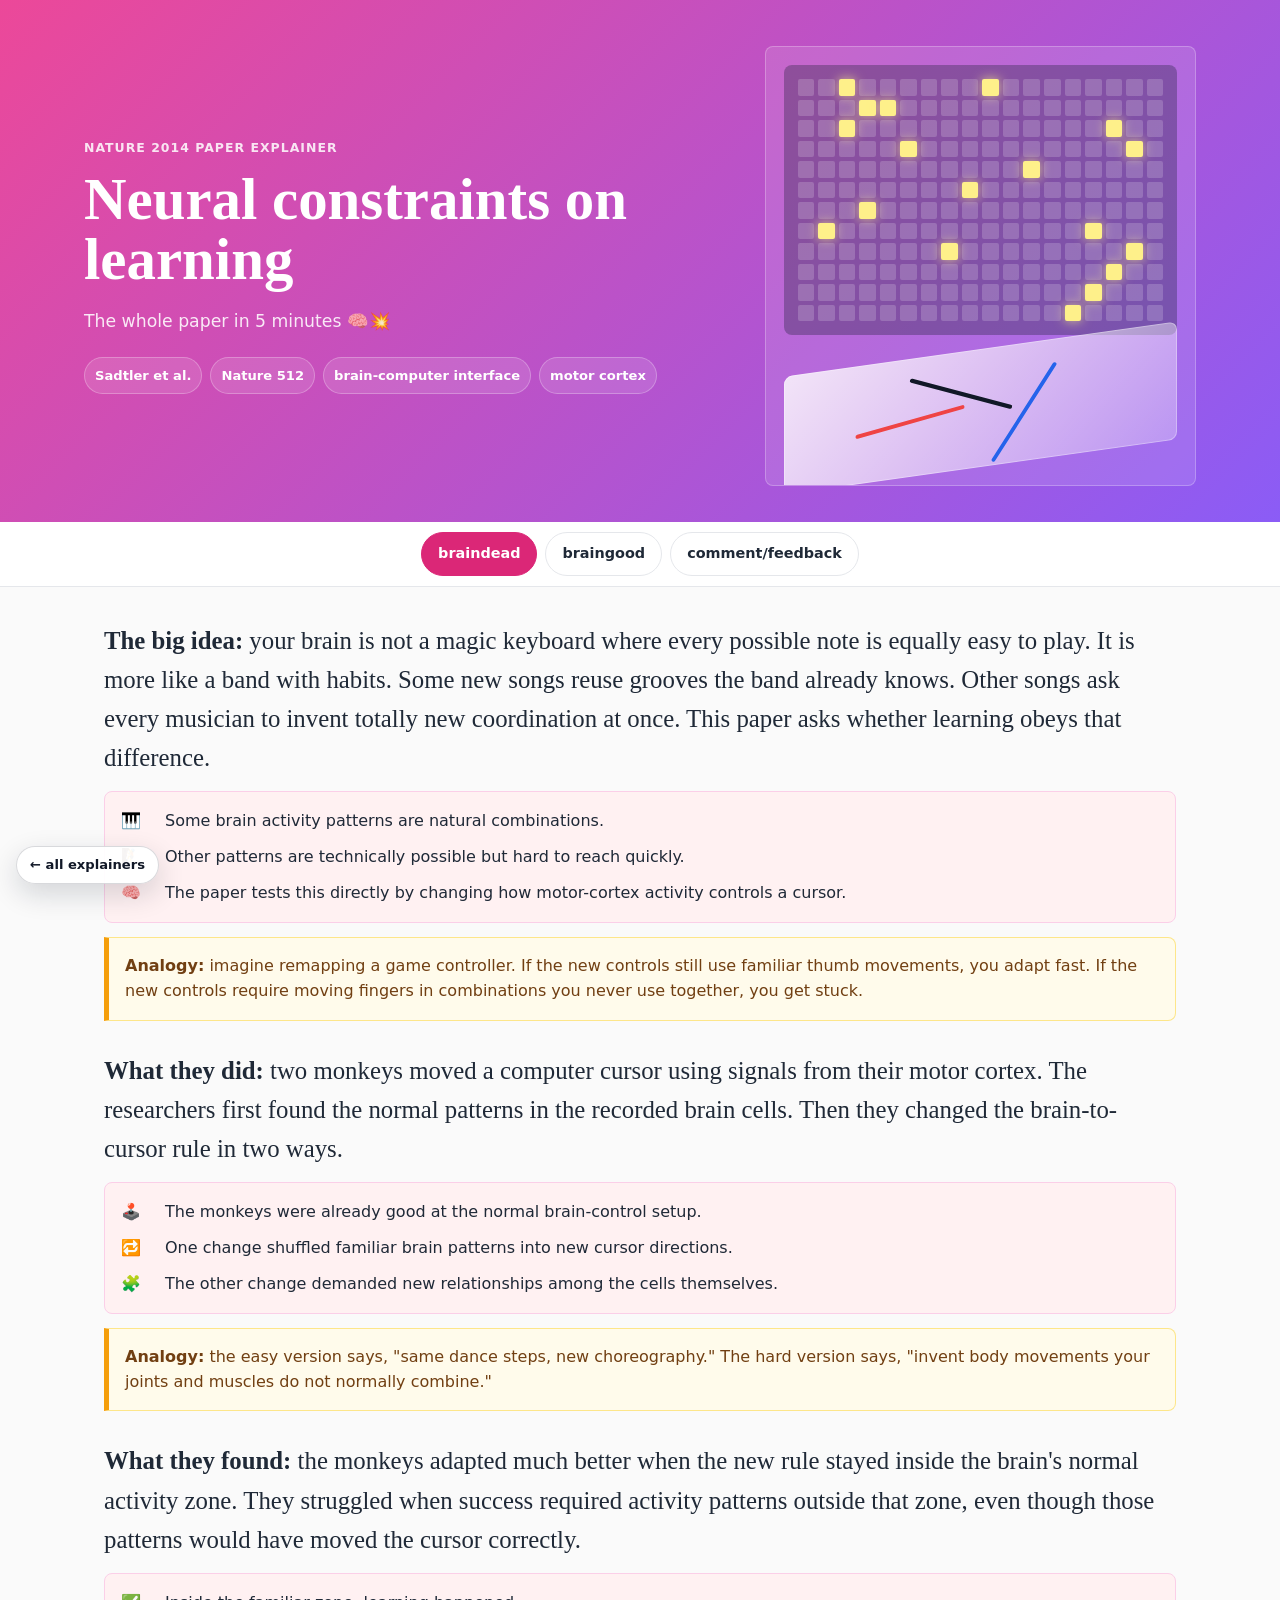
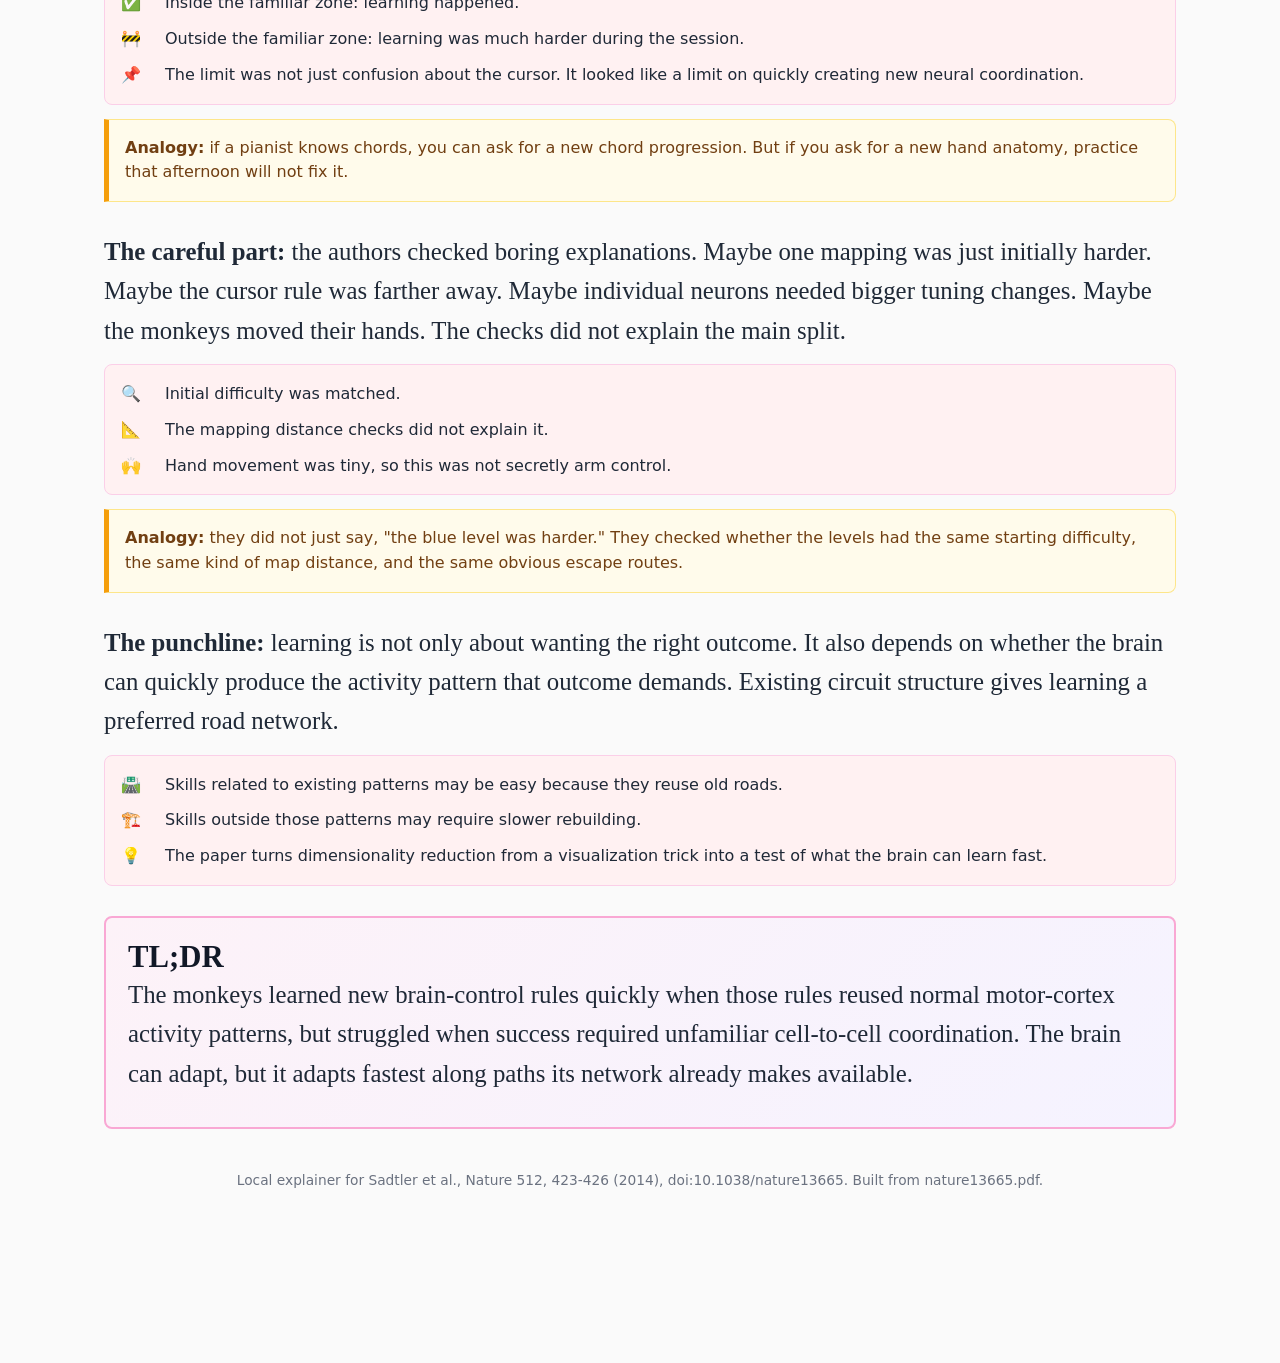
<file: papers/nature13665-neural-constraints/index.html>
<!DOCTYPE html>
<html lang="en">
<head>
  <meta charset="UTF-8">
  <meta name="viewport" content="width=device-width, initial-scale=1.0">
  <title>Neural constraints on learning - interactive explainer</title>
  <style>
    :root {
      --blue: #2563eb;
      --blue-light: #dbeafe;
      --blue-dark: #1e40af;
      --gray: #6b7280;
      --gray-light: #f3f4f6;
      --gray-dark: #1f2937;
      --green: #059669;
      --green-light: #d1fae5;
      --red: #dc2626;
      --red-light: #fee2e2;
      --orange: #d97706;
      --orange-light: #fef3c7;
      --purple: #7c3aed;
      --purple-light: #ede9fe;
      --teal: #0d9488;
      --teal-light: #ccfbf1;
      --pink: #db2777;
      --pink-light: #fce7f3;
      --ink: #111827;
      --line: #e5e7eb;
      --paper: #ffffff;
      --body: #fafafa;
    }

    * {
      box-sizing: border-box;
    }

    body {
      margin: 0;
      background: var(--body);
      color: var(--gray-dark);
      font-family: Georgia, "Times New Roman", serif;
      line-height: 1.62;
      letter-spacing: 0;
    }

    button,
    input {
      font: inherit;
    }

    .hero {
      color: white;
      background: linear-gradient(135deg, #ec4899 0%, #8b5cf6 100%);
      transition: background 0.2s ease;
    }

    body.mode-normal .hero {
      background: linear-gradient(135deg, #0f172a 0%, #1e40af 58%, #0d9488 100%);
    }

    body.mode-feedback .hero {
      background: linear-gradient(135deg, #1f2937 0%, #475569 100%);
    }

    .hero-inner {
      max-width: 1160px;
      min-height: 330px;
      margin: 0 auto;
      padding: 46px 24px 36px;
      display: grid;
      grid-template-columns: minmax(0, 1.08fr) minmax(320px, 0.72fr);
      gap: 34px;
      align-items: center;
    }

    .hero-kicker,
    .eyebrow {
      font-family: system-ui, -apple-system, BlinkMacSystemFont, "Segoe UI", sans-serif;
      font-size: 0.78rem;
      font-weight: 850;
      letter-spacing: 0.08em;
      text-transform: uppercase;
    }

    .hero-kicker {
      margin-bottom: 12px;
      opacity: 0.86;
    }

    h1 {
      margin: 0;
      font-size: clamp(2rem, 4.6vw, 4.35rem);
      line-height: 1.02;
      font-weight: 560;
      max-width: 880px;
      letter-spacing: 0;
    }

    .hero-subtitle {
      margin: 18px 0 0;
      max-width: 760px;
      color: rgba(255, 255, 255, 0.88);
      font-family: system-ui, -apple-system, BlinkMacSystemFont, "Segoe UI", sans-serif;
      font-size: 1.08rem;
      line-height: 1.56;
    }

    .hero-meta {
      display: flex;
      flex-wrap: wrap;
      gap: 8px;
      margin-top: 22px;
      font-family: system-ui, -apple-system, BlinkMacSystemFont, "Segoe UI", sans-serif;
    }

    .hero-meta span {
      padding: 7px 10px;
      border: 1px solid rgba(255, 255, 255, 0.26);
      border-radius: 999px;
      background: rgba(255, 255, 255, 0.12);
      font-size: 0.82rem;
      font-weight: 760;
    }

    .hero-visual {
      min-height: 260px;
      border: 1px solid rgba(255, 255, 255, 0.25);
      border-radius: 8px;
      background: rgba(255, 255, 255, 0.12);
      overflow: hidden;
      position: relative;
      padding: 18px;
      display: grid;
      align-content: center;
      gap: 14px;
    }

    .neural-grid {
      display: grid;
      grid-template-columns: repeat(18, 1fr);
      gap: 4px;
      padding: 14px;
      border-radius: 8px;
      background: rgba(15, 23, 42, 0.3);
    }

    .neural-grid span {
      aspect-ratio: 1;
      border-radius: 2px;
      background: rgba(255, 255, 255, 0.18);
    }

    .neural-grid span.hot {
      background: #fef08a;
      box-shadow: 0 0 12px rgba(254, 240, 138, 0.75);
    }

    .hero-plane {
      position: relative;
      min-height: 118px;
      border-radius: 8px;
      background: linear-gradient(135deg, rgba(255, 255, 255, 0.82), rgba(255, 255, 255, 0.28));
      transform: skewY(-8deg);
      box-shadow: inset 0 0 0 1px rgba(255, 255, 255, 0.3);
    }

    .hero-plane i {
      position: absolute;
      width: 28%;
      height: 4px;
      border-radius: 999px;
      background: var(--c);
      left: var(--x);
      top: var(--y);
      transform: rotate(var(--r));
    }

    .tab-bar {
      position: sticky;
      top: 0;
      z-index: 60;
      display: flex;
      gap: 8px;
      justify-content: center;
      padding: 10px 12px;
      border-bottom: 1px solid var(--line);
      background: rgba(255, 255, 255, 0.95);
      backdrop-filter: blur(10px);
      overflow-x: auto;
      font-family: system-ui, -apple-system, BlinkMacSystemFont, "Segoe UI", sans-serif;
    }

    .tab-btn {
      border: 1px solid var(--line);
      border-radius: 999px;
      background: white;
      color: var(--gray-dark);
      cursor: pointer;
      padding: 9px 16px;
      font-size: 0.9rem;
      font-weight: 820;
      white-space: nowrap;
    }

    .tab-btn:hover {
      border-color: var(--blue);
      color: var(--blue-dark);
    }

    .tab-btn.active {
      background: var(--blue);
      border-color: var(--blue);
      color: white;
    }

    body.mode-ez .tab-btn.active {
      background: var(--pink);
      border-color: var(--pink);
    }

    body.mode-feedback .tab-btn.active {
      background: var(--gray-dark);
      border-color: var(--gray-dark);
    }

    main {
      max-width: 1120px;
      margin: 0 auto;
      padding: 34px 24px 76px;
    }

    .tab-panel {
      display: none;
    }

    .tab-panel.active {
      display: block;
    }

    section {
      margin: 0 0 36px;
    }

    .section-head {
      display: grid;
      grid-template-columns: minmax(0, 1fr) minmax(240px, 0.5fr);
      gap: 24px;
      align-items: end;
      margin-bottom: 16px;
      border-bottom: 1px solid var(--line);
      padding-bottom: 14px;
    }

    .eyebrow {
      color: var(--blue);
      margin: 0 0 7px;
    }

    h2 {
      margin: 0;
      color: var(--ink);
      font-size: clamp(1.55rem, 2.4vw, 2.35rem);
      line-height: 1.14;
      font-weight: 620;
      letter-spacing: 0;
    }

    h3,
    h4 {
      color: var(--ink);
      line-height: 1.2;
      letter-spacing: 0;
    }

    h3 {
      font-size: 1.08rem;
      margin: 0 0 8px;
    }

    h4 {
      font-size: 0.96rem;
      margin: 0 0 7px;
    }

    p {
      margin: 0 0 12px;
    }

    .lede {
      margin: 0;
      color: #4b5563;
      font-family: system-ui, -apple-system, BlinkMacSystemFont, "Segoe UI", sans-serif;
      font-size: 1rem;
      line-height: 1.56;
    }

    .panel,
    .card,
    .stat-box,
    .metric-card,
    .quiz-box,
    .evidence,
    .limit-row {
      border: 1px solid var(--line);
      border-radius: 8px;
      background: var(--paper);
    }

    .panel {
      padding: 20px;
    }

    .cards {
      display: grid;
      grid-template-columns: repeat(auto-fit, minmax(230px, 1fr));
      gap: 14px;
    }

    .card {
      padding: 16px;
    }

    .concept-card {
      display: block;
      width: 100%;
      text-align: left;
      cursor: pointer;
      font-family: system-ui, -apple-system, BlinkMacSystemFont, "Segoe UI", sans-serif;
    }

    .concept-card .detail {
      display: none;
      margin-top: 11px;
      padding-top: 11px;
      border-top: 1px solid var(--line);
      color: #4b5563;
      line-height: 1.5;
    }

    .concept-card.open .detail {
      display: block;
    }

    .badge {
      display: inline-flex;
      align-items: center;
      margin-bottom: 10px;
      padding: 4px 8px;
      border-radius: 999px;
      background: var(--blue-light);
      color: var(--blue-dark);
      font-size: 0.72rem;
      font-weight: 850;
      text-transform: uppercase;
    }

    .stats {
      display: grid;
      grid-template-columns: repeat(auto-fit, minmax(170px, 1fr));
      gap: 12px;
      margin: 16px 0;
      font-family: system-ui, -apple-system, BlinkMacSystemFont, "Segoe UI", sans-serif;
    }

    .stat-box,
    .metric-card {
      padding: 15px;
    }

    .stat-box strong,
    .metric-card .number {
      display: block;
      color: var(--ink);
      font-size: 1.65rem;
      line-height: 1;
      margin-bottom: 6px;
      font-weight: 880;
    }

    .stat-box span,
    .metric-card p {
      color: #4b5563;
      font-size: 0.9rem;
      line-height: 1.42;
      margin: 0;
    }

    .callout {
      margin: 18px 0;
      padding: 16px 18px;
      border-left: 5px solid var(--blue);
      border-radius: 0 8px 8px 0;
      background: var(--blue-light);
      color: #172554;
      font-family: system-ui, -apple-system, BlinkMacSystemFont, "Segoe UI", sans-serif;
      line-height: 1.55;
    }

    .callout.green {
      border-left-color: var(--green);
      background: var(--green-light);
      color: #064e3b;
    }

    .callout.orange {
      border-left-color: var(--orange);
      background: var(--orange-light);
      color: #7c2d12;
    }

    .ez-section {
      margin-bottom: 30px;
    }

    .ez-big {
      color: #1f2937;
      font-size: clamp(1.18rem, 2vw, 1.55rem);
      line-height: 1.58;
    }

    .ez-emoji-block {
      display: grid;
      gap: 10px;
      margin: 14px 0;
      padding: 16px;
      border: 1px solid #fbcfe8;
      border-radius: 8px;
      background: #fff1f2;
      font-family: system-ui, -apple-system, BlinkMacSystemFont, "Segoe UI", sans-serif;
    }

    .ez-emoji-block div {
      display: grid;
      grid-template-columns: 34px 1fr;
      gap: 10px;
      align-items: start;
    }

    .ez-analogy {
      padding: 16px;
      border: 1px solid #fde68a;
      border-left: 5px solid #f59e0b;
      border-radius: 0 8px 8px 0;
      background: #fffbeb;
      color: #713f12;
      font-family: system-ui, -apple-system, BlinkMacSystemFont, "Segoe UI", sans-serif;
      line-height: 1.55;
    }

    .ez-tldr {
      padding: 22px;
      border: 2px solid #f9a8d4;
      border-radius: 8px;
      background: linear-gradient(135deg, #fdf2f8, #f5f3ff);
    }

    .manifold-board {
      display: grid;
      grid-template-columns: minmax(0, 1.1fr) minmax(280px, 0.9fr);
      gap: 18px;
      align-items: stretch;
    }

    .control-row,
    .segmented,
    .step-controls {
      display: flex;
      flex-wrap: wrap;
      gap: 8px;
      margin: 0 0 16px;
      font-family: system-ui, -apple-system, BlinkMacSystemFont, "Segoe UI", sans-serif;
    }

    .chip-btn,
    .segmented button,
    .step-controls button,
    .quiz-options button {
      border: 1px solid var(--line);
      border-radius: 999px;
      background: white;
      color: var(--gray-dark);
      cursor: pointer;
      padding: 8px 12px;
      font-size: 0.86rem;
      font-weight: 780;
    }

    .chip-btn.active,
    .segmented button.active,
    .step-controls button.active {
      background: var(--blue);
      border-color: var(--blue);
      color: white;
    }

    .space-svg {
      width: 100%;
      min-height: 360px;
      display: block;
      border-radius: 8px;
      background: #f8fafc;
      border: 1px solid var(--line);
    }

    .mapper-copy {
      display: grid;
      gap: 12px;
      align-content: start;
    }

    .layer-box {
      padding: 14px;
      border: 1px solid var(--line);
      border-radius: 8px;
      background: #ffffff;
      font-family: system-ui, -apple-system, BlinkMacSystemFont, "Segoe UI", sans-serif;
    }

    .layer-box b {
      display: block;
      color: var(--ink);
      margin-bottom: 5px;
    }

    .layer-box p {
      color: #4b5563;
      font-size: 0.9rem;
      line-height: 1.45;
      margin: 0;
    }

    .mode-compare {
      display: grid;
      grid-template-columns: repeat(2, minmax(0, 1fr));
      gap: 16px;
    }

    .route-card {
      padding: 16px;
      border: 1px solid var(--line);
      border-radius: 8px;
      background: white;
      font-family: system-ui, -apple-system, BlinkMacSystemFont, "Segoe UI", sans-serif;
    }

    .route-card strong {
      display: block;
      margin-bottom: 10px;
      color: var(--ink);
      font-size: 1rem;
    }

    .route-card.within {
      border-top: 5px solid var(--red);
    }

    .route-card.outside {
      border-top: 5px solid var(--blue);
    }

    .route-mini {
      height: 150px;
      margin: 10px 0 14px;
      border-radius: 8px;
      background: #f8fafc;
      border: 1px solid #e2e8f0;
      position: relative;
      overflow: hidden;
    }

    .route-mini .plane {
      position: absolute;
      left: 14%;
      right: 14%;
      bottom: 34px;
      height: 62px;
      background: #fef08a;
      border: 1px solid #d9c414;
      transform: skewY(-13deg);
      opacity: 0.86;
    }

    .route-mini .arrow {
      position: absolute;
      left: var(--x);
      top: var(--y);
      width: 38%;
      height: 4px;
      border-radius: 999px;
      background: var(--c);
      transform: rotate(var(--r));
      transform-origin: left center;
    }

    .route-mini .arrow::after {
      content: "";
      position: absolute;
      right: -2px;
      top: -5px;
      width: 12px;
      height: 12px;
      border-right: 4px solid var(--c);
      border-top: 4px solid var(--c);
      transform: rotate(45deg);
    }

    .route-mini .off-plane {
      transform: rotate(72deg);
      left: 46%;
      top: 22px;
      width: 34%;
      background: var(--blue);
    }

    .timeline {
      display: grid;
      grid-template-columns: repeat(4, minmax(0, 1fr));
      gap: 10px;
      font-family: system-ui, -apple-system, BlinkMacSystemFont, "Segoe UI", sans-serif;
    }

    .time-step {
      position: relative;
      min-height: 180px;
      padding: 15px;
      border: 1px solid var(--line);
      border-radius: 8px;
      background: white;
    }

    .time-step::after {
      content: "";
      position: absolute;
      right: -10px;
      top: 42px;
      width: 10px;
      height: 2px;
      background: var(--line);
    }

    .time-step:last-child::after {
      display: none;
    }

    .time-step .num {
      display: inline-flex;
      align-items: center;
      justify-content: center;
      width: 30px;
      height: 30px;
      border-radius: 999px;
      background: var(--gray-dark);
      color: white;
      font-weight: 850;
      margin-bottom: 10px;
    }

    .time-step h3 {
      margin-bottom: 8px;
    }

    .time-step p {
      color: #4b5563;
      font-size: 0.9rem;
      line-height: 1.45;
      margin: 0;
    }

    .evidence-grid {
      display: grid;
      grid-template-columns: repeat(auto-fit, minmax(300px, 1fr));
      gap: 16px;
      margin-top: 16px;
    }

    .evidence {
      margin: 0;
      padding: 12px;
      overflow: hidden;
    }

    .evidence img {
      display: block;
      width: 100%;
      max-height: 520px;
      object-fit: contain;
      border-radius: 6px;
      background: #f8fafc;
    }

    .evidence figcaption {
      margin-top: 10px;
      color: #4b5563;
      font-family: system-ui, -apple-system, BlinkMacSystemFont, "Segoe UI", sans-serif;
      font-size: 0.86rem;
      line-height: 1.45;
    }

    .chart-card {
      padding: 16px;
      border: 1px solid var(--line);
      border-radius: 8px;
      background: white;
      font-family: system-ui, -apple-system, BlinkMacSystemFont, "Segoe UI", sans-serif;
    }

    .bar-row {
      display: grid;
      grid-template-columns: 160px 1fr 84px;
      gap: 10px;
      align-items: center;
      margin: 11px 0;
      font-size: 0.9rem;
    }

    .bar-track {
      height: 13px;
      border-radius: 999px;
      background: #e5e7eb;
      position: relative;
      overflow: hidden;
    }

    .bar-fill {
      position: absolute;
      inset: 0 auto 0 0;
      width: var(--w);
      background: var(--c);
      border-radius: inherit;
    }

    .control-board {
      display: grid;
      grid-template-columns: repeat(auto-fit, minmax(240px, 1fr));
      gap: 12px;
    }

    .check-card {
      padding: 14px;
      border: 1px solid var(--line);
      border-radius: 8px;
      background: white;
      font-family: system-ui, -apple-system, BlinkMacSystemFont, "Segoe UI", sans-serif;
    }

    .check-card strong {
      display: block;
      color: var(--ink);
      margin-bottom: 6px;
    }

    .check-card p {
      color: #4b5563;
      font-size: 0.9rem;
      line-height: 1.45;
      margin: 0;
    }

    .limits-list {
      display: grid;
      gap: 10px;
    }

    .limit-row {
      display: grid;
      grid-template-columns: 180px 1fr;
      gap: 14px;
      padding: 14px 16px;
      font-family: system-ui, -apple-system, BlinkMacSystemFont, "Segoe UI", sans-serif;
    }

    .limit-row b {
      color: var(--ink);
    }

    .limit-row span {
      color: #4b5563;
      line-height: 1.45;
    }

    .quiz-grid {
      display: grid;
      grid-template-columns: repeat(auto-fit, minmax(280px, 1fr));
      gap: 14px;
    }

    .quiz-box {
      padding: 16px;
      font-family: system-ui, -apple-system, BlinkMacSystemFont, "Segoe UI", sans-serif;
    }

    .quiz-options {
      display: grid;
      gap: 8px;
      margin-top: 12px;
    }

    .quiz-options button {
      border-radius: 8px;
      text-align: left;
      line-height: 1.35;
      white-space: normal;
    }

    .quiz-options button.correct {
      border-color: var(--green);
      background: var(--green-light);
      color: #064e3b;
    }

    .quiz-options button.wrong {
      border-color: var(--red);
      background: var(--red-light);
      color: #7f1d1d;
    }

    .quiz-feedback {
      display: none;
      margin-top: 12px;
      padding: 12px;
      border-radius: 8px;
      background: var(--blue-light);
      color: #172554;
      font-size: 0.9rem;
      line-height: 1.45;
    }

    .quiz-feedback.visible {
      display: block;
    }

    .feedback-actions {
      display: grid;
      grid-template-columns: repeat(auto-fit, minmax(210px, 1fr));
      gap: 12px;
      margin-top: 16px;
    }

    .feedback-button {
      border: none;
      border-radius: 8px;
      background: var(--blue);
      color: white;
      cursor: pointer;
      padding: 12px 16px;
      font-family: system-ui, -apple-system, BlinkMacSystemFont, "Segoe UI", sans-serif;
      font-weight: 850;
    }

    code,
    .path {
      border-radius: 5px;
      background: #f1f5f9;
      padding: 2px 5px;
      font-family: ui-monospace, SFMono-Regular, Menlo, Consolas, monospace;
      font-size: 0.9em;
      overflow-wrap: anywhere;
    }

    .footer-note {
      color: var(--gray);
      font-family: system-ui, -apple-system, BlinkMacSystemFont, "Segoe UI", sans-serif;
      font-size: 0.86rem;
      text-align: center;
      margin-top: 40px;
    }

    @media (max-width: 860px) {
      .hero-inner,
      .section-head,
      .manifold-board,
      .mode-compare {
        grid-template-columns: 1fr;
      }

      .timeline {
        grid-template-columns: 1fr;
      }

      .time-step::after {
        display: none;
      }

      .bar-row {
        grid-template-columns: 1fr;
        gap: 5px;
      }
    }

    @media (max-width: 560px) {
      .hero-inner {
        min-height: 0;
        padding: 32px 16px 26px;
      }

      main {
        padding: 24px 16px 56px;
      }

      h1 {
        font-size: 2rem;
      }

      .hero-visual {
        min-height: 210px;
      }

      .tab-btn {
        padding: 8px 12px;
      }

      .panel {
        padding: 15px;
      }

      .limit-row {
        grid-template-columns: 1fr;
        gap: 5px;
      }
    }
  
    .feedback-button:disabled {
      cursor: not-allowed;
      opacity: 0.62;
      box-shadow: none;
    }

    .ipe-home-link {
      position: fixed;
      left: 16px;
      bottom: 16px;
      z-index: 120;
      display: inline-flex;
      align-items: center;
      min-height: 38px;
      padding: 9px 13px;
      border: 1px solid rgba(15, 23, 42, 0.16);
      border-radius: 999px;
      background: rgba(255, 255, 255, 0.94);
      box-shadow: 0 10px 28px rgba(15, 23, 42, 0.16);
      color: #111827;
      font-family: system-ui, -apple-system, BlinkMacSystemFont, "Segoe UI", sans-serif;
      font-size: 0.82rem;
      font-weight: 850;
      line-height: 1;
      text-decoration: none;
    }
    .ipe-home-link:hover {
      border-color: rgba(37, 99, 235, 0.5);
      color: #1e40af;
      transform: translateY(-1px);
    }
    @media (max-width: 560px) {
      .ipe-home-link {
        left: 10px;
        bottom: 10px;
        min-height: 34px;
        padding: 8px 10px;
        font-size: 0.76rem;
      }
    }
</style>
<style id="local-feedback-layout">
    main {
      padding-bottom: 160px;
    }

    @media (max-width: 560px) {
      main {
        padding-bottom: 190px;
      }

      .cf-launcher {
        right: 10px !important;
        bottom: 72px !important;
        transform: scale(0.94);
        transform-origin: bottom right;
      }

      .cf-tour-bar {
        bottom: 126px !important;
      }
    }
  </style>
  <!-- GitHub Pages copy: local feedback runtime stripped by scripts/publish_pages.py. -->
</head>
<body class="mode-ez">
    <a class="ipe-home-link" href="../../" aria-label="Back to all explainers">&larr; all explainers</a>
<header class="hero">
    <div class="hero-inner">
      <div>
        <div class="hero-kicker" id="heroKicker">Nature 2014 paper explainer</div>
        <h1 id="heroTitle">Neural constraints on learning</h1>
        <p class="hero-subtitle" id="heroSubtitle">The whole paper in 5 minutes 🧠💥</p>
        <div class="hero-meta">
          <span>Sadtler et al.</span>
          <span>Nature 512</span>
          <span>brain-computer interface</span>
          <span>motor cortex</span>
        </div>
      </div>
      <div class="hero-visual" aria-label="stylized neural manifold sketch">
        <div class="neural-grid" aria-hidden="true" id="heroNeuralGrid"></div>
        <div class="hero-plane" aria-hidden="true">
          <i style="--x:18%;--y:52%;--r:-8deg;--c:#ef4444;"></i>
          <i style="--x:31%;--y:34%;--r:22deg;--c:#111827;"></i>
          <i style="--x:47%;--y:57%;--r:-55deg;--c:#2563eb;"></i>
        </div>
      </div>
    </div>
  </header>

  <nav class="tab-bar">
    <button class="tab-btn active" onclick="switchTab('ez', this)">braindead</button>
    <button class="tab-btn" onclick="switchTab('normal', this)">braingood</button>
    <button class="tab-btn" onclick="switchTab('feedback', this)">comment/feedback</button>
  </nav>

  <main>
    <section id="tab-ez" class="tab-panel active">
      <div class="ez-section">
        <p class="ez-big"><strong>The big idea:</strong> your brain is not a magic keyboard where every possible note is equally easy to play. It is more like a band with habits. Some new songs reuse grooves the band already knows. Other songs ask every musician to invent totally new coordination at once. This paper asks whether learning obeys that difference.</p>
        <div class="ez-emoji-block">
          <div><span>🎹</span><span>Some brain activity patterns are natural combinations.</span></div>
          <div><span>🧗</span><span>Other patterns are technically possible but hard to reach quickly.</span></div>
          <div><span>🧠</span><span>The paper tests this directly by changing how motor-cortex activity controls a cursor.</span></div>
        </div>
        <div class="ez-analogy"><strong>Analogy:</strong> imagine remapping a game controller. If the new controls still use familiar thumb movements, you adapt fast. If the new controls require moving fingers in combinations you never use together, you get stuck.</div>
      </div>

      <div class="ez-section">
        <p class="ez-big"><strong>What they did:</strong> two monkeys moved a computer cursor using signals from their motor cortex. The researchers first found the normal patterns in the recorded brain cells. Then they changed the brain-to-cursor rule in two ways.</p>
        <div class="ez-emoji-block">
          <div><span>🕹️</span><span>The monkeys were already good at the normal brain-control setup.</span></div>
          <div><span>🔁</span><span>One change shuffled familiar brain patterns into new cursor directions.</span></div>
          <div><span>🧩</span><span>The other change demanded new relationships among the cells themselves.</span></div>
        </div>
        <div class="ez-analogy"><strong>Analogy:</strong> the easy version says, "same dance steps, new choreography." The hard version says, "invent body movements your joints and muscles do not normally combine."</div>
      </div>

      <div class="ez-section">
        <p class="ez-big"><strong>What they found:</strong> the monkeys adapted much better when the new rule stayed inside the brain's normal activity zone. They struggled when success required activity patterns outside that zone, even though those patterns would have moved the cursor correctly.</p>
        <div class="ez-emoji-block">
          <div><span>✅</span><span>Inside the familiar zone: learning happened.</span></div>
          <div><span>🚧</span><span>Outside the familiar zone: learning was much harder during the session.</span></div>
          <div><span>📌</span><span>The limit was not just confusion about the cursor. It looked like a limit on quickly creating new neural coordination.</span></div>
        </div>
        <div class="ez-analogy"><strong>Analogy:</strong> if a pianist knows chords, you can ask for a new chord progression. But if you ask for a new hand anatomy, practice that afternoon will not fix it.</div>
      </div>

      <div class="ez-section">
        <p class="ez-big"><strong>The careful part:</strong> the authors checked boring explanations. Maybe one mapping was just initially harder. Maybe the cursor rule was farther away. Maybe individual neurons needed bigger tuning changes. Maybe the monkeys moved their hands. The checks did not explain the main split.</p>
        <div class="ez-emoji-block">
          <div><span>🔍</span><span>Initial difficulty was matched.</span></div>
          <div><span>📐</span><span>The mapping distance checks did not explain it.</span></div>
          <div><span>🙌</span><span>Hand movement was tiny, so this was not secretly arm control.</span></div>
        </div>
        <div class="ez-analogy"><strong>Analogy:</strong> they did not just say, "the blue level was harder." They checked whether the levels had the same starting difficulty, the same kind of map distance, and the same obvious escape routes.</div>
      </div>

      <div class="ez-section">
        <p class="ez-big"><strong>The punchline:</strong> learning is not only about wanting the right outcome. It also depends on whether the brain can quickly produce the activity pattern that outcome demands. Existing circuit structure gives learning a preferred road network.</p>
        <div class="ez-emoji-block">
          <div><span>🛣️</span><span>Skills related to existing patterns may be easy because they reuse old roads.</span></div>
          <div><span>🏗️</span><span>Skills outside those patterns may require slower rebuilding.</span></div>
          <div><span>💡</span><span>The paper turns dimensionality reduction from a visualization trick into a test of what the brain can learn fast.</span></div>
        </div>
      </div>

      <div class="ez-tldr">
        <h2>TL;DR</h2>
        <p class="ez-big">The monkeys learned new brain-control rules quickly when those rules reused normal motor-cortex activity patterns, but struggled when success required unfamiliar cell-to-cell coordination. The brain can adapt, but it adapts fastest along paths its network already makes available.</p>
      </div>
    </section>

    <section id="tab-normal" class="tab-panel">
      <section>
        <div class="section-head">
          <div>
            <p class="eyebrow">The Question</p>
            <h2>Are some neural activity patterns easier to learn because the circuit already knows them?</h2>
          </div>
          <p class="lede">Sadtler et al. used a closed-loop brain-computer interface to separate two kinds of learning: reusing existing population co-modulation patterns versus learning new co-modulation patterns among recorded neurons.</p>
        </div>
        <div class="panel">
          <p>The paper's central object is the <strong>intrinsic manifold</strong>: a low-dimensional subspace that captures the major ways recorded motor-cortex units naturally co-vary during a calibration block. The authors ask whether fast BCI learning is constrained by this manifold.</p>
          <div class="stats">
            <div class="stat-box"><strong>2</strong><span>male rhesus macaques, aged 7 and 8 years</span></div>
            <div class="stat-box"><strong>85-91</strong><span>motor-cortex neural units used each day</span></div>
            <div class="stat-box"><strong>10D</strong><span>intrinsic manifold used during experiments</span></div>
            <div class="stat-box"><strong>2D</strong><span>cursor velocity output: horizontal and vertical</span></div>
          </div>
        </div>
      </section>

      <section>
        <div class="section-head">
          <div>
            <p class="eyebrow">Key Concepts</p>
            <h2>The moving parts</h2>
          </div>
          <p class="lede">Click a card. Each definition ties the vocabulary to the experiment rather than leaving it as math fog.</p>
        </div>
        <div class="cards">
          <button class="card concept-card" onclick="toggleConcept(this)">
            <span class="badge">population</span>
            <h3>Neural space</h3>
            <p>One axis per recorded neural unit; a short bin of population activity is one point.</p>
            <div class="detail">The experiment had 85-91 recorded units, so the full neural space was 85-91 dimensional. The paper uses simplified 3D drawings so humans can see the idea.</div>
          </button>
          <button class="card concept-card" onclick="toggleConcept(this)">
            <span class="badge">constraint</span>
            <h3>Intrinsic manifold</h3>
            <p>The low-dimensional set of natural co-modulation patterns found with factor analysis.</p>
            <div class="detail">The authors used a 10D manifold. It is not claimed as the true dimensionality of motor cortex; it is the experiment's estimate of the strongest population patterns in this task.</div>
          </button>
          <button class="card concept-card" onclick="toggleConcept(this)">
            <span class="badge">decoder</span>
            <h3>Control space</h3>
            <p>The two-dimensional slice of neural activity that the BCI maps to cursor velocity.</p>
            <div class="detail">Geometrically, a BCI mapping is a control plane. The experiment changes where that plane sits relative to the intrinsic manifold.</div>
          </button>
          <button class="card concept-card" onclick="toggleConcept(this)">
            <span class="badge">easy route</span>
            <h3>Within-manifold perturbation</h3>
            <p>A new cursor rule that stays inside the existing manifold.</p>
            <div class="detail">The animal can still use natural co-modulation patterns. What changes is which pattern means which cursor velocity.</div>
          </button>
          <button class="card concept-card" onclick="toggleConcept(this)">
            <span class="badge">hard route</span>
            <h3>Outside-manifold perturbation</h3>
            <p>A new cursor rule that asks for co-modulation patterns outside the familiar manifold.</p>
            <div class="detail">The cursor rule is still solvable in principle, but fast success requires the recorded units to coordinate in a way not strongly expressed during calibration.</div>
          </button>
          <button class="card concept-card" onclick="toggleConcept(this)">
            <span class="badge">readout</span>
            <h3>Kalman filter</h3>
            <p>The decoder that turns estimated factors into cursor velocity.</p>
            <div class="detail">The key modification was decoding factors rather than raw neural activity directly, making it possible to construct the two perturbation classes cleanly.</div>
          </button>
        </div>
      </section>

      <section>
        <div class="section-head">
          <div>
            <p class="eyebrow">Interactive Widget</p>
            <h2>Move the control rule inside or outside the manifold</h2>
          </div>
          <p class="lede">The reader should see the geometry first: the same neural activity point can drive different cursor velocities depending on how the control space is oriented.</p>
        </div>
        <div class="panel manifold-board">
          <div>
            <div class="control-row" role="group" aria-label="mapping selector">
              <button class="chip-btn active" onclick="setMapping('intuitive', this)">intuitive</button>
              <button class="chip-btn" onclick="setMapping('within', this)">within-manifold</button>
              <button class="chip-btn" onclick="setMapping('outside', this)">outside-manifold</button>
            </div>
            <svg class="space-svg" id="manifoldSvg" viewBox="0 0 560 360" role="img" aria-label="Neural manifold and control space diagram"></svg>
          </div>
          <div class="mapper-copy">
            <div class="layer-box">
              <b id="mappingTitle">Intuitive mapping</b>
              <p id="mappingBody">The cursor starts with a rule the monkey can use well. The control space lies inside the intrinsic manifold estimated from natural co-modulation.</p>
            </div>
            <div class="layer-box">
              <b>Surface layer</b>
              <p id="mappingSurface">The monkey sees a cursor, a center position, and one of eight radial targets.</p>
            </div>
            <div class="layer-box">
              <b>Data layer</b>
              <p id="mappingData">A vector of spike counts is mapped to factors, then to horizontal and vertical cursor velocity.</p>
            </div>
            <div class="callout" id="mappingClaim">The experiment is powerful because the authors can decide which neural patterns count as the correct action.</div>
          </div>
        </div>
        <div class="evidence-grid">
          <figure class="evidence">
            <img src="assets/figure-1-bci-manifold.jpg" alt="Figure 1 crop showing neural activity, BCI mapping, intrinsic manifold, and within- versus outside-manifold control spaces">
            <figcaption>Figure 1 evidence: the paper's geometry. Neural activity is mapped through a low-dimensional manifold, and perturbations either stay within that space or depart from it.</figcaption>
          </figure>
        </div>
      </section>

      <section>
        <div class="section-head">
          <div>
            <p class="eyebrow">Perturbation Logic</p>
            <h2>Same impairment at first, different learning demand underneath</h2>
          </div>
          <p class="lede">Both perturbation types hurt performance at first. The difference is what the monkey has to learn to recover.</p>
        </div>
        <div class="mode-compare">
          <div class="route-card within">
            <strong>Within-manifold perturbation</strong>
            <div class="route-mini" aria-hidden="true">
              <div class="plane"></div>
              <div class="arrow" style="--x:25%;--y:78px;--r:-18deg;--c:#111827;"></div>
              <div class="arrow" style="--x:30%;--y:92px;--r:-45deg;--c:#dc2626;"></div>
            </div>
            <p><strong>What changes:</strong> which natural factor pattern moves the cursor in which direction.</p>
            <p><strong>What stays familiar:</strong> the recorded units can keep using their normal co-modulation patterns.</p>
          </div>
          <div class="route-card outside">
            <strong>Outside-manifold perturbation</strong>
            <div class="route-mini" aria-hidden="true">
              <div class="plane"></div>
              <div class="arrow" style="--x:25%;--y:78px;--r:-18deg;--c:#111827;"></div>
              <div class="arrow off-plane" style="--x:52%;--y:36px;--r:72deg;--c:#2563eb;"></div>
            </div>
            <p><strong>What changes:</strong> the cursor-relevant control space leaves the familiar manifold.</p>
            <p><strong>What becomes hard:</strong> the animal must find new coordination patterns among neural units.</p>
          </div>
        </div>
        <div class="callout orange">The authors interpret the split as a network-level constraint: on the timescale of hours, it is much easier to learn a new readout of existing population patterns than to generate new population patterns.</div>
      </section>

      <section>
        <div class="section-head">
          <div>
            <p class="eyebrow">Method</p>
            <h2>The daily experiment was a closed-loop pipeline</h2>
          </div>
          <p class="lede">Every day starts by measuring the animal's current neural repertoire, then asks whether a perturbation can be learned in the same session.</p>
        </div>
        <div class="timeline">
          <article class="time-step">
            <span class="num">1</span>
            <h3>Calibration</h3>
            <p>Estimate the intrinsic manifold with factor analysis and calibrate an intuitive mapping from factors to cursor velocity.</p>
          </article>
          <article class="time-step">
            <span class="num">2</span>
            <h3>Baseline</h3>
            <p>The monkey uses the intuitive mapping: 400 trials for monkey J or 250 trials for monkey L.</p>
          </article>
          <article class="time-step">
            <span class="num">3</span>
            <h3>Perturbation</h3>
            <p>Switch seamlessly to a within- or outside-manifold mapping: 600 trials for J or 400 for L.</p>
          </article>
          <article class="time-step">
            <span class="num">4</span>
            <h3>Washout</h3>
            <p>Return to the intuitive mapping for 200 trials. Brief impairment here becomes an after-effect signal that learning occurred.</p>
          </article>
        </div>
        <div class="stats">
          <div class="stat-box"><strong>8</strong><span>radial cursor targets, separated by 45 degrees</span></div>
          <div class="stat-box"><strong>300 ms</strong><span>freeze period before cursor movement begins</span></div>
          <div class="stat-box"><strong>7,500 ms</strong><span>time limit to acquire the target under BCI control</span></div>
          <div class="stat-box"><strong>45 ms</strong><span>non-overlapping bins used for spike counts in factor analysis</span></div>
        </div>
      </section>

      <section>
        <div class="section-head">
          <div>
            <p class="eyebrow">Results</p>
            <h2>Within-manifold perturbations recovered; outside-manifold perturbations mostly did not</h2>
          </div>
          <p class="lede">The key outcome combines success rate and target acquisition time into an amount-of-learning metric: 0 means no recovery, 1 means full recovery to baseline.</p>
        </div>
        <div class="panel">
          <div class="chart-card">
            <h3>Analyzed perturbation sessions</h3>
            <div class="bar-row"><span>Monkey J, within</span><div class="bar-track"><span class="bar-fill" style="--w:72%;--c:#dc2626;"></span></div><strong>n = 28</strong></div>
            <div class="bar-row"><span>Monkey J, outside</span><div class="bar-track"><span class="bar-fill" style="--w:100%;--c:#2563eb;"></span></div><strong>n = 39</strong></div>
            <div class="bar-row"><span>Monkey L, within</span><div class="bar-track"><span class="bar-fill" style="--w:36%;--c:#dc2626;"></span></div><strong>n = 14</strong></div>
            <div class="bar-row"><span>Monkey L, outside</span><div class="bar-track"><span class="bar-fill" style="--w:38%;--c:#2563eb;"></span></div><strong>n = 15</strong></div>
          </div>
          <div class="callout green">Figure 2d reports significantly better learning for within-manifold perturbations than outside-manifold perturbations in both monkeys: P &lt; 10^-6 for monkey J and P &lt; 10^-3 for monkey L.</div>
        </div>
        <div class="evidence-grid">
          <figure class="evidence">
            <img src="assets/figure-2-learning-result.jpg" alt="Figure 2 crop showing representative performance traces and amount-of-learning histograms">
            <figcaption>Figure 2 evidence: black traces show success rate, green traces show acquisition time, and the red/blue histograms summarize learning across sessions.</figcaption>
          </figure>
        </div>
      </section>

      <section>
        <div class="section-head">
          <div>
            <p class="eyebrow">Controls</p>
            <h2>The obvious alternative explanations were checked</h2>
          </div>
          <p class="lede">The paper is strongest when it shows that the split is not simply because one perturbation class was more awkward at the cursor level.</p>
        </div>
        <div class="control-board">
          <div class="check-card"><strong>Initial impairment</strong><p>Within- and outside-manifold perturbations caused comparable early performance drops. Figure 3a reports P = 0.13 for monkey J and P = 0.93 for monkey L.</p></div>
          <div class="check-card"><strong>Control-space angle</strong><p>The principal angles between intuitive and perturbed control spaces were comparable: P = 0.11 for monkey J and P = 0.24 for monkey L.</p></div>
          <div class="check-card"><strong>Preferred-direction change</strong><p>Predicted changes in individual neural-unit preferred direction did not differ meaningfully: P = 0.64 for monkey J and P = 0.50 for monkey L.</p></div>
          <div class="check-card"><strong>Search-space size</strong><p>For monkey L, the authors constrained outside-manifold perturbations so the search space size matched the within-manifold case.</p></div>
          <div class="check-card"><strong>Hand movement</strong><p>Extended Data Fig. 5 shows hand speeds during BCI control were minimal compared with a normal point-to-point reaching task.</p></div>
          <div class="check-card"><strong>After-effects</strong><p>Returning to the intuitive mapping produced larger after-effects after within-manifold exposure, consistent with more learning.</p></div>
        </div>
        <div class="evidence-grid">
          <figure class="evidence">
            <img src="assets/figure-3-controls.jpg" alt="Figure 3 crop showing initial impairment, principal angle, and required preferred direction control histograms">
            <figcaption>Figure 3 evidence: the two perturbation classes were matched on the main obvious difficulty measures.</figcaption>
          </figure>
        </div>
      </section>

      <section>
        <div class="section-head">
          <div>
            <p class="eyebrow">Dimensionality</p>
            <h2>The 10D manifold was a working estimate, not a metaphysical claim</h2>
          </div>
          <p class="lede">This is a good place to be precise: the paper does not claim motor cortex is truly ten-dimensional. It says a 10D model captured prominent co-modulation patterns well enough for this experiment.</p>
        </div>
        <div class="panel">
          <div class="stats">
            <div class="stat-box"><strong>9.81</strong><span>mean estimated intrinsic dimensionality across days, +/- 0.31 s.e.m.</span></div>
            <div class="stat-box"><strong>88</strong><span>days in the Fig. 4 dimensionality analysis: 58 for monkey J, 30 for monkey L</span></div>
            <div class="stat-box"><strong>78/88</strong><span>days where 10D likelihood was within one standard error of the best dimensionality</span></div>
            <div class="stat-box"><strong>top few</strong><span>orthonormalized dimensions captured much of the shared variance</span></div>
          </div>
          <p>The authors also note that estimating the manifold incorrectly would tend to weaken, not inflate, the observed difference. Overestimating would contaminate nominal within-manifold sessions; underestimating would contaminate nominal outside-manifold sessions.</p>
        </div>
        <div class="evidence-grid">
          <figure class="evidence">
            <img src="assets/figure-4-dimensionality.jpg" alt="Figure 4 crop showing log likelihoods, estimated dimensionality histogram, and shared variance curves">
            <figcaption>Figure 4 evidence: the 10D manifold is a practical experimental choice supported by cross-validated likelihood and shared-variance analyses.</figcaption>
          </figure>
        </div>
      </section>

      <section>
        <div class="section-head">
          <div>
            <p class="eyebrow">Implications</p>
            <h2>What this changes</h2>
          </div>
          <p class="lede">The result is not just about cursor control. It reframes fast learning as reuse of existing population dynamics.</p>
        </div>
        <div class="cards">
          <article class="card">
            <h3>If you build BCIs</h3>
            <p>Decoder changes that align with natural population structure should be easier for users to learn quickly than changes that demand unnatural coordination.</p>
          </article>
          <article class="card">
            <h3>If you study motor learning</h3>
            <p>The paper gives a network-level reason why related skills are easier than unrelated ones: they can share an intrinsic manifold.</p>
          </article>
          <article class="card">
            <h3>If you use dimensionality reduction</h3>
            <p>Low-dimensional projections are not merely plotting conveniences. In this experiment, they predicted which causal perturbations were learnable.</p>
          </article>
        </div>
      </section>

      <section>
        <div class="section-head">
          <div>
            <p class="eyebrow">Limits</p>
            <h2>What the paper does not prove</h2>
          </div>
          <p class="lede">The claim is sharp, but bounded: fast BCI learning in this controlled motor-cortex setup.</p>
        </div>
        <div class="limits-list">
          <div class="limit-row"><b>Timescale</b><span>The paper tests learning over hours. It explicitly leaves open whether outside-manifold learning could improve over multiple days.</span></div>
          <div class="limit-row"><b>Task richness</b><span>The estimated dimensionality probably depends on the behavior performed during calibration. A richer task might reveal a richer manifold.</span></div>
          <div class="limit-row"><b>Subjects</b><span>The experiment used two monkeys, with many perturbation sessions per monkey. The design is within-subject and mechanistic, not a broad population survey.</span></div>
          <div class="limit-row"><b>Recorded subset</b><span>The manifold is estimated from recorded units, not the whole motor-cortex network. It is an experimentally accessible slice of a larger circuit.</span></div>
          <div class="limit-row"><b>Linear model</b><span>The manifold was estimated with linear factor analysis. That was enough for the test, but neural constraints could be nonlinear in other settings.</span></div>
        </div>
      </section>

      <section>
        <div class="section-head">
          <div>
            <p class="eyebrow">Quiz</p>
            <h2>Check your read</h2>
          </div>
          <p class="lede">Each answer explains the logic, not just the label.</p>
        </div>
        <div class="quiz-grid">
          <div class="quiz-box">
            <h3>1. What made within-manifold perturbations easier?</h3>
            <div class="quiz-options">
              <button onclick="answerQuiz(this, false, 'q1')">They were always smaller cursor rotations.</button>
              <button onclick="answerQuiz(this, true, 'q1')">They reused existing population co-modulation patterns but changed their cursor meaning.</button>
              <button onclick="answerQuiz(this, false, 'q1')">They required fewer recorded neural units.</button>
            </div>
            <div class="quiz-feedback" id="q1">Correct: the within-manifold rule stayed inside the familiar neural repertoire. The animal had to learn a new association, not a new population pattern.</div>
          </div>
          <div class="quiz-box">
            <h3>2. Why was the BCI design useful for testing learning constraints?</h3>
            <div class="quiz-options">
              <button onclick="answerQuiz(this, true, 'q2')">The authors could fully specify which neural activity patterns moved the cursor successfully.</button>
              <button onclick="answerQuiz(this, false, 'q2')">The monkeys did not need any feedback from the cursor.</button>
              <button onclick="answerQuiz(this, false, 'q2')">The decoder measured every neuron in motor cortex.</button>
            </div>
            <div class="quiz-feedback" id="q2">Correct: because the mapping from recorded neural activity to cursor motion was set by the experimenters, they could ask whether specific pattern classes were learnable.</div>
          </div>
          <div class="quiz-box">
            <h3>3. What is the most careful interpretation of the 10D manifold?</h3>
            <div class="quiz-options">
              <button onclick="answerQuiz(this, false, 'q3')">Motor cortex has exactly ten dimensions in all tasks.</button>
              <button onclick="answerQuiz(this, false, 'q3')">Only ten neurons mattered.</button>
              <button onclick="answerQuiz(this, true, 'q3')">Ten dimensions captured the prominent co-modulation patterns well enough for this experiment.</button>
            </div>
            <div class="quiz-feedback" id="q3">Correct: the authors explicitly avoid claiming a true universal dimensionality. The 10D manifold is an experimentally useful estimate of dominant shared activity structure.</div>
          </div>
        </div>
      </section>
    </section>

    <section id="tab-feedback" class="tab-panel">
      <section>
        <div class="section-head">
          <div>
            <p class="eyebrow">comment/feedback</p>
            <h2>Review the explainer in place</h2>
          </div>
          <p class="lede">The local version can collect targeted notes, preserve anchors, and let Codex process only unhandled feedback batches.</p>
        </div>
        <div class="panel">
          <p>This tab is the review surface for the explainer. Highlight wording, select an element, or add a general note; submitted batches are saved locally so Codex can process the comments and update this page.</p>
          <div class="feedback-actions">
            <div class="card">
              <h3>Open the panel</h3>
              <p>Use the launcher or the button below once the local feedback runtime is running.</p>
            </div>
            <div class="card">
              <h3>Attach a note</h3>
              <p>Highlight confusing text, select a diagram, or leave a general page comment.</p>
            </div>
            <div class="card">
              <h3>Submit batch</h3>
              <p>The server appends the review to the local inbox for processing.</p>
            </div>
          </div>
          <p style="margin-top:18px;">Local inbox: <code class="path">/Users/sukanth/Documents/explain-like-brain-dead/papers/nature13665-neural-constraints/feedback/inbox.jsonl</code></p>
          <button class="feedback-button" disabled>feedback panel is local-only</button>
        </div>
      </section>
    </section>

    <p class="footer-note">Local explainer for Sadtler et al., Nature 512, 423-426 (2014), doi:10.1038/nature13665. Built from nature13665.pdf.</p>
  </main>

  <script>
    const heroText = {
      ez: {
        kicker: "Nature 2014 paper explainer",
        title: "Neural constraints on learning",
        subtitle: "The whole paper in 5 minutes 🧠💥"
      },
      normal: {
        kicker: "braingood",
        title: "When learning follows the brain's existing roads",
        subtitle: "The rigorous version: manifold geometry, BCI perturbations, controls, limits, and quiz."
      },
      feedback: {
        kicker: "comment/feedback",
        title: "Review without losing the thread",
        subtitle: "Leave targeted notes on wording, diagrams, missing evidence, or places where the explanation should become more visual."
      }
    };

    function switchTab(tab, btn) {
      document.querySelectorAll(".tab-panel").forEach(panel => panel.classList.remove("active"));
      const panel = document.getElementById("tab-" + tab);
      if (panel) panel.classList.add("active");
      document.querySelectorAll(".tab-btn").forEach(button => button.classList.remove("active"));
      if (btn) btn.classList.add("active");
      document.body.classList.remove("mode-ez", "mode-normal", "mode-feedback");
      document.body.classList.add("mode-" + tab);
      const copy = heroText[tab] || heroText.ez;
      document.getElementById("heroKicker").textContent = copy.kicker;
      document.getElementById("heroTitle").textContent = copy.title;
      document.getElementById("heroSubtitle").innerHTML = copy.subtitle;
      window.scrollTo({ top: 0, behavior: "smooth" });
    }

    function toggleConcept(card) {
      card.classList.toggle("open");
    }

    function buildHeroGrid() {
      const grid = document.getElementById("heroNeuralGrid");
      if (!grid) return;
      const hot = new Set([2, 9, 21, 22, 38, 51, 59, 70, 83, 98, 111, 127, 140, 151, 160, 177, 194, 211, 228, 241, 260, 279, 302]);
      grid.innerHTML = Array.from({ length: 216 }, (_, i) => "<span" + (hot.has(i) ? " class=\"hot\"" : "") + "></span>").join("");
    }

    const mappingCopy = {
      intuitive: {
        title: "Intuitive mapping",
        body: "The cursor starts with a rule the monkey can use well. The control space lies inside the intrinsic manifold estimated from natural co-modulation.",
        surface: "The monkey sees a cursor, a center position, and one of eight radial targets.",
        data: "A vector of spike counts is mapped to factors, then to horizontal and vertical cursor velocity.",
        claim: "The experiment is powerful because the authors can decide which neural patterns count as the correct action.",
        color: "#111827"
      },
      within: {
        title: "Within-manifold perturbation",
        body: "The control plane is reoriented but remains inside the intrinsic manifold. The same natural population patterns are still available.",
        surface: "The cursor initially moves incorrectly, so the monkey must relearn which internal pattern pushes toward which target.",
        data: "The factor-to-kinematics relationship is shuffled; neural-unit-to-factor structure is preserved.",
        claim: "This is like reassigning familiar chords to new game actions. The band already knows the chords.",
        color: "#dc2626"
      },
      outside: {
        title: "Outside-manifold perturbation",
        body: "The control plane departs from the intrinsic manifold, so good cursor control requires unfamiliar co-modulation among recorded units.",
        surface: "The cursor can still be controlled in principle, but the animal has to search for neural patterns it does not naturally express.",
        data: "The neural-unit-to-factor relationship is shuffled; the needed control space lies outside the natural manifold.",
        claim: "This is the hard test: not just learn a new association, but quickly invent a new population pattern.",
        color: "#2563eb"
      }
    };

    function setMapping(mode, btn) {
      document.querySelectorAll(".control-row .chip-btn").forEach(button => button.classList.remove("active"));
      if (btn) btn.classList.add("active");
      const copy = mappingCopy[mode] || mappingCopy.intuitive;
      document.getElementById("mappingTitle").textContent = copy.title;
      document.getElementById("mappingBody").textContent = copy.body;
      document.getElementById("mappingSurface").textContent = copy.surface;
      document.getElementById("mappingData").textContent = copy.data;
      document.getElementById("mappingClaim").textContent = copy.claim;
      drawManifold(mode, copy.color);
    }

    function drawManifold(mode, color) {
      const svg = document.getElementById("manifoldSvg");
      if (!svg) return;
      const outside = mode === "outside";
      const within = mode === "within";
      const perturbPath = outside ? "M292 238 L365 88" : within ? "M242 220 L395 183" : "M206 215 L383 137";
      const label = outside ? "outside control space" : within ? "within control space" : "intuitive control space";
      const dots = Array.from({ length: 82 }, (_, i) => {
        const x = 120 + ((i * 37) % 280);
        const y = 135 + ((i * 53) % 125);
        const jitter = Math.sin(i * 1.7) * 16;
        return `<circle cx="${x + jitter}" cy="${y - jitter * 0.32}" r="2.2" fill="#64748b" opacity="0.5"/>`;
      }).join("");
      svg.innerHTML = `
        <rect x="0" y="0" width="560" height="360" fill="#f8fafc"/>
        <path d="M82 246 L342 112 L488 176 L232 306 Z" fill="#fef08a" opacity="0.9" stroke="#d9c414" stroke-width="2"/>
        <path d="M96 238 L356 104 M130 262 L390 128 M166 286 L426 152 M212 304 L468 172" stroke="#eab308" stroke-width="1" opacity="0.55"/>
        <path d="M122 218 L272 304 M172 190 L326 276 M224 162 L376 248 M278 134 L430 220" stroke="#eab308" stroke-width="1" opacity="0.55"/>
        ${dots}
        <circle cx="292" cy="206" r="8" fill="#22c55e" stroke="white" stroke-width="3"/>
        <path d="M206 215 L383 137" stroke="#111827" stroke-width="5" stroke-linecap="round"/>
        <path d="${perturbPath}" stroke="${color}" stroke-width="6" stroke-linecap="round" ${outside ? "" : ""}/>
        <path d="${outside ? "M365 88 l-8 18 M365 88 l-18 2" : within ? "M395 183 l-18 -7 M395 183 l-12 16" : "M383 137 l-18 -4 M383 137 l-10 16"}" stroke="${color}" stroke-width="5" fill="none" stroke-linecap="round"/>
        <text x="86" y="80" fill="#111827" font-size="18" font-weight="800">neural space</text>
        <text x="352" y="256" fill="#854d0e" font-size="16" font-weight="800">intrinsic manifold</text>
        <text x="${outside ? 374 : 332}" y="${outside ? 86 : within ? 182 : 132}" fill="${color}" font-size="15" font-weight="800">${label}</text>
        <text x="306" y="204" fill="#047857" font-size="14" font-weight="800">current activity point</text>
      `;
    }

    function answerQuiz(btn, correct, targetId) {
      const box = btn.closest(".quiz-box");
      if (!box) return;
      box.querySelectorAll(".quiz-options button").forEach(button => {
        button.classList.remove("correct", "wrong");
      });
      btn.classList.add(correct ? "correct" : "wrong");
      const feedback = document.getElementById(targetId);
      if (feedback) feedback.classList.add("visible");
    }

    function openFeedbackPanel() {
      const toggle = document.getElementById("cf-toggle");
      if (toggle) {
        toggle.click();
        return;
      }
      window.setTimeout(() => {
        const retryToggle = document.getElementById("cf-toggle");
        if (retryToggle) retryToggle.click();
      }, 250);
    }

    buildHeroGrid();
    drawManifold("intuitive", "#111827");
  </script>
</body>
</html>
</file>
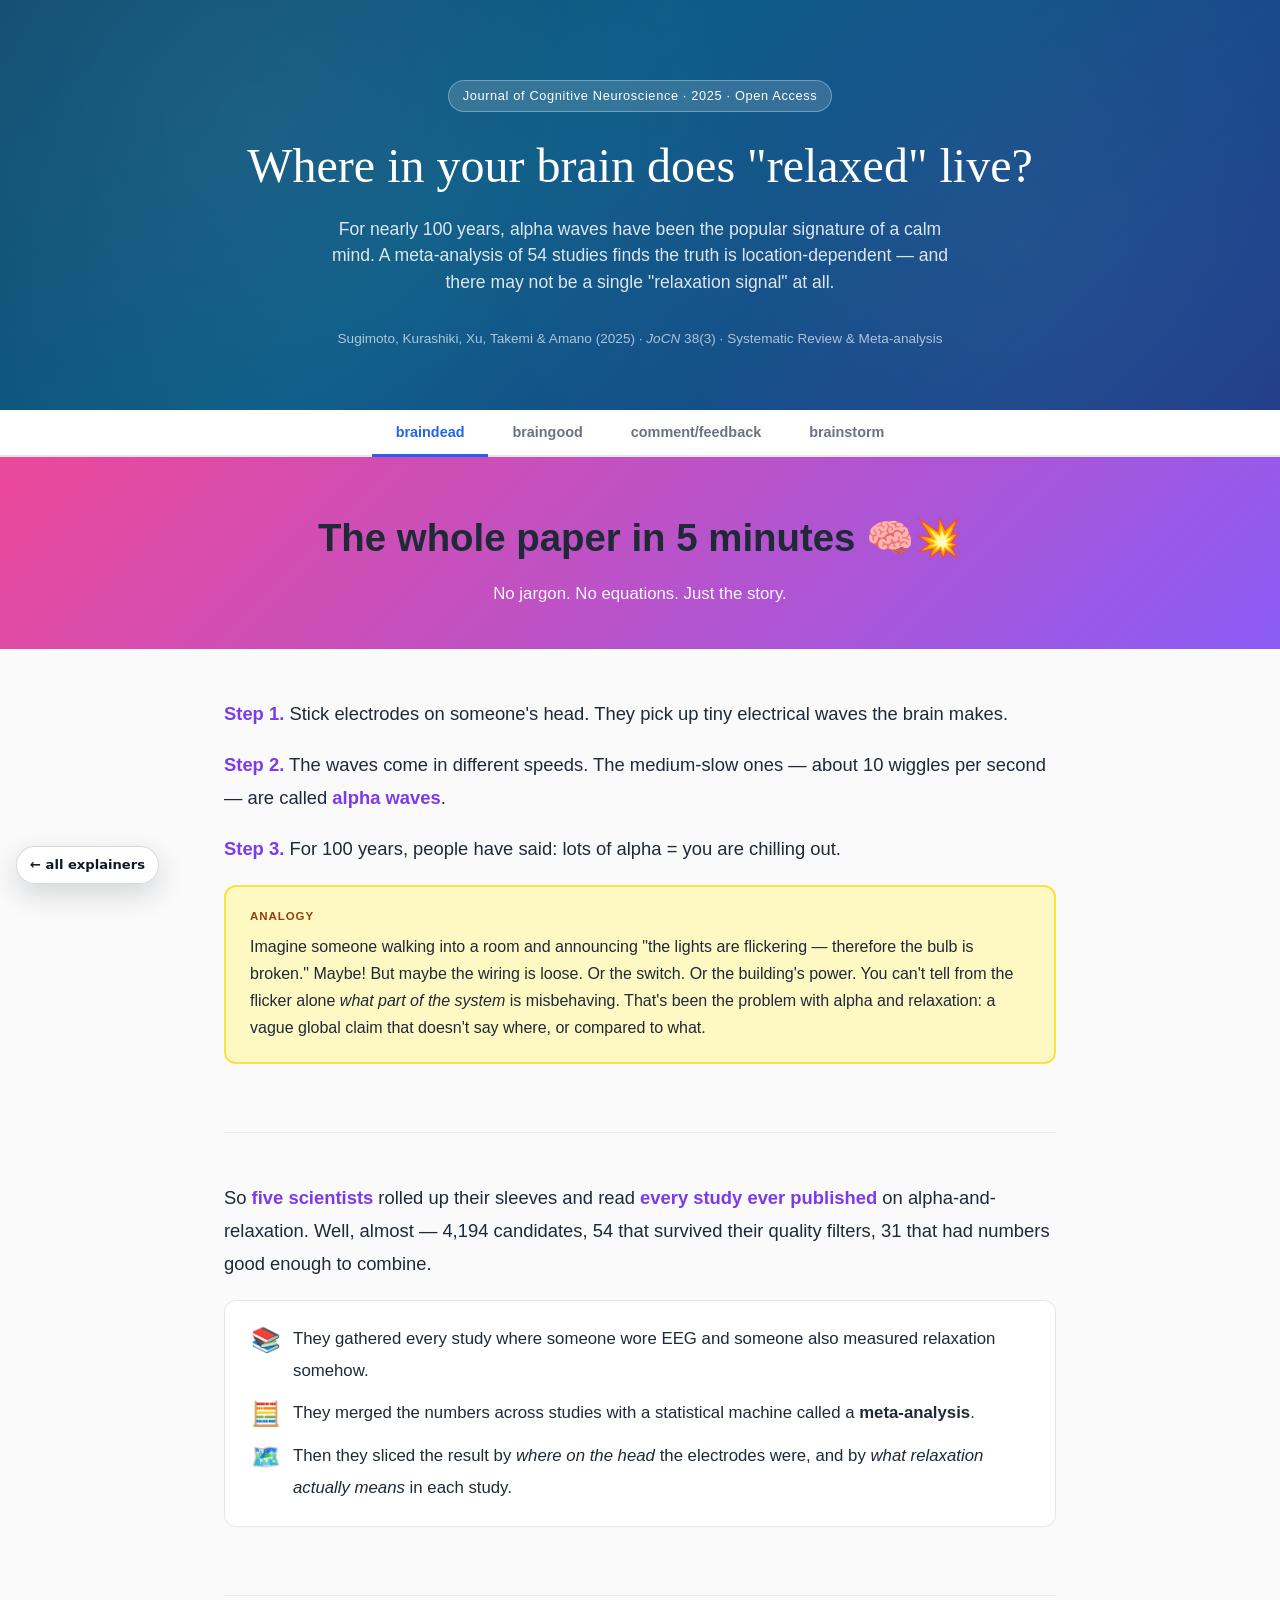
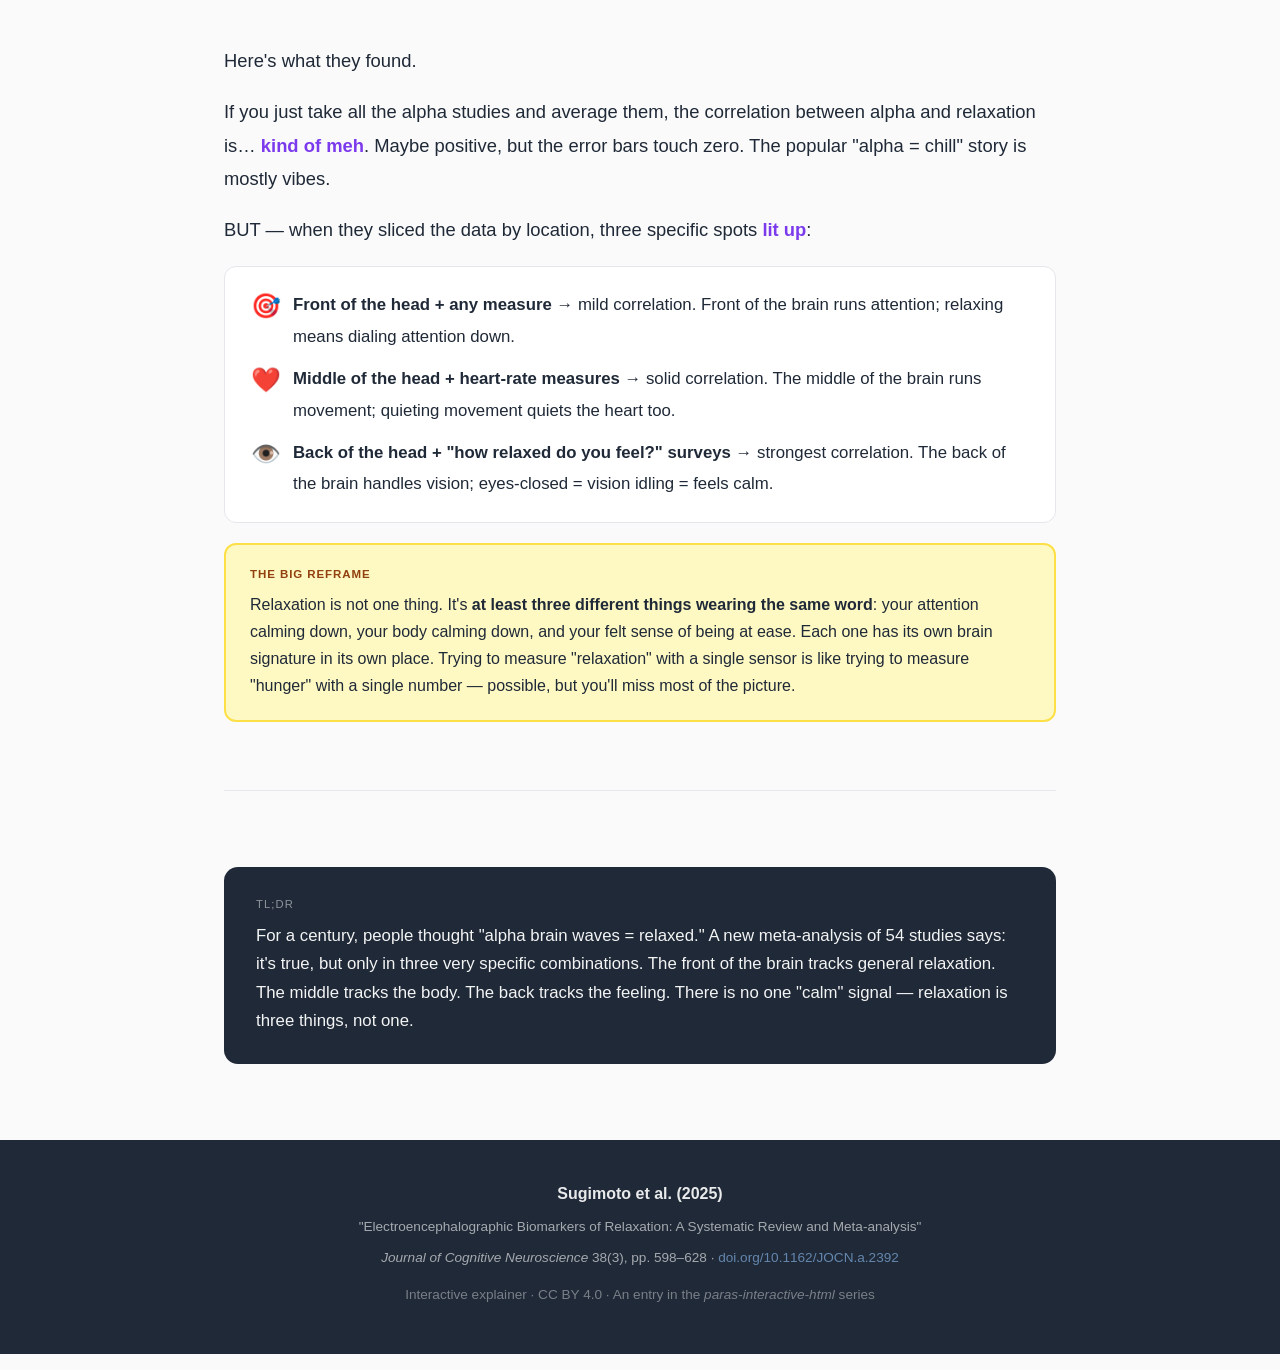
<file: papers/paper2/index.html>
<!DOCTYPE html>
<html lang="en">
<head>
<meta charset="UTF-8">
<meta name="viewport" content="width=device-width, initial-scale=1.0">
<title>Where in Your Brain Does "Relaxed" Live?</title>
<style>
  :root {
    --blue: #2563eb;
    --blue-light: #dbeafe;
    --blue-dark: #1e40af;
    --gray: #6b7280;
    --gray-light: #f3f4f6;
    --gray-dark: #1f2937;
    --green: #059669;
    --green-light: #d1fae5;
    --red: #dc2626;
    --red-light: #fee2e2;
    --orange: #d97706;
    --orange-light: #fef3c7;
    --purple: #7c3aed;
    --purple-light: #ede9fe;
    --teal: #0d9488;
    --teal-light: #ccfbf1;
    --pink: #db2777;
    --pink-light: #fce7f3;
  }

  * { box-sizing: border-box; margin: 0; padding: 0; }

  body {
    font-family: 'Georgia', serif;
    color: var(--gray-dark);
    line-height: 1.7;
    background: #fafafa;
  }
  a { color: var(--blue); }

  /* HERO */
  .hero {
    background: linear-gradient(135deg, #0c4a6e 0%, #075985 40%, #1e3a8a 100%);
    color: white;
    padding: 80px 40px 60px;
    text-align: center;
    position: relative;
    overflow: hidden;
  }
  .hero::before {
    content: '';
    position: absolute;
    inset: 0;
    background-image:
      radial-gradient(circle at 20% 30%, rgba(255,255,255,0.08) 0%, transparent 50%),
      radial-gradient(circle at 80% 60%, rgba(255,255,255,0.06) 0%, transparent 50%);
    pointer-events: none;
  }
  .hero > * { position: relative; z-index: 1; }
  .hero .tag {
    display: inline-block;
    background: rgba(255,255,255,0.15);
    border: 1px solid rgba(255,255,255,0.3);
    border-radius: 20px;
    padding: 4px 14px;
    font-size: 0.8rem;
    letter-spacing: 0.05em;
    margin-bottom: 24px;
    font-family: sans-serif;
  }
  .hero h1 {
    font-size: clamp(1.8rem, 4vw, 3rem);
    font-weight: normal;
    max-width: 860px;
    margin: 0 auto 20px;
    line-height: 1.25;
  }
  .hero .subtitle {
    font-size: 1.1rem;
    opacity: 0.85;
    max-width: 640px;
    margin: 0 auto 32px;
    font-family: sans-serif;
    font-weight: 300;
    line-height: 1.5;
  }
  .hero .meta {
    font-size: 0.85rem;
    opacity: 0.65;
    font-family: sans-serif;
  }

  /* LAYOUT */
  .container { max-width: 880px; margin: 0 auto; padding: 0 24px; }
  section {
    padding: 60px 0;
    border-bottom: 1px solid #e5e7eb;
  }
  section:last-child { border-bottom: none; }
  h2 {
    font-size: 1.6rem;
    font-weight: normal;
    margin-bottom: 8px;
    color: var(--gray-dark);
  }
  .section-label {
    font-family: sans-serif;
    font-size: 0.75rem;
    letter-spacing: 0.1em;
    text-transform: uppercase;
    color: var(--blue);
    font-weight: 600;
    margin-bottom: 6px;
  }
  p { margin-bottom: 16px; font-size: 1.05rem; }
  p:last-child { margin-bottom: 0; }

  /* TABS */
  .tab-bar {
    background: white;
    border-bottom: 2px solid #e5e7eb;
    position: sticky;
    top: 0;
    z-index: 100;
    display: flex;
    justify-content: center;
    gap: 0;
    flex-wrap: wrap;
  }
  .tab-btn {
    padding: 14px 24px;
    border: none;
    background: none;
    cursor: pointer;
    font-family: sans-serif;
    font-size: 0.9rem;
    font-weight: 600;
    color: var(--gray);
    border-bottom: 3px solid transparent;
    margin-bottom: -2px;
    transition: color 0.15s, border-color 0.15s;
  }
  .tab-btn:hover { color: var(--blue); }
  .tab-btn.active { color: var(--blue); border-bottom-color: var(--blue); }
  .tab-panel { display: none; }
  .tab-panel.active { display: block; }

  /* CALLOUT */
  .callout {
    border-left: 4px solid var(--blue);
    background: var(--blue-light);
    padding: 18px 22px;
    border-radius: 0 8px 8px 0;
    margin: 28px 0;
    font-size: 1.05rem;
  }
  .callout.green { border-color: var(--green); background: var(--green-light); }
  .callout.orange { border-color: var(--orange); background: var(--orange-light); }
  .callout.purple { border-color: var(--purple); background: var(--purple-light); }

  /* BANDS TABLE */
  .bands-mode-toggle {
    display: inline-flex;
    background: var(--gray-light);
    border: 1px solid #e5e7eb;
    border-radius: 999px;
    padding: 4px;
    margin: 16px 0 0;
    font-family: sans-serif;
  }
  .bands-mode-toggle button {
    border: none;
    background: transparent;
    padding: 8px 18px;
    font-size: 0.88rem;
    font-weight: 600;
    color: var(--gray);
    cursor: pointer;
    border-radius: 999px;
    transition: background 0.15s, color 0.15s;
  }
  .bands-mode-toggle button.active {
    background: white;
    color: var(--blue-dark);
    box-shadow: 0 1px 3px rgba(0,0,0,0.08);
  }
  .bands-table-wrap {
    margin: 12px 0 28px;
    overflow-x: auto;
    border: 1px solid #e5e7eb;
    border-radius: 12px;
    background: white;
  }
  .bands-table-wrap.hidden { display: none; }
  .bands-table .from-line {
    display: block;
    font-size: 0.82rem;
    color: var(--blue-dark);
    background: var(--blue-light);
    padding: 6px 10px;
    border-radius: 6px;
    margin-bottom: 8px;
    line-height: 1.45;
  }
  .bands-table .from-line strong { color: var(--blue-dark); margin-right: 4px; }
  .bands-table .term {
    font-weight: 600;
    color: var(--gray-dark);
    border-bottom: 1px dotted var(--gray);
    cursor: help;
  }
  .bands-table .term:hover { background: var(--orange-light); }
  .bands-table .term.active { background: var(--orange-light); }

  .term-tip {
    position: absolute;
    background: #1f2937;
    color: white;
    padding: 10px 14px;
    border-radius: 8px;
    font-family: sans-serif;
    font-size: 0.88rem;
    font-weight: 400;
    line-height: 1.45;
    max-width: 320px;
    z-index: 9999;
    pointer-events: none;
    opacity: 0;
    transform: translateY(-4px);
    transition: opacity 0.12s ease, transform 0.12s ease;
    box-shadow: 0 6px 20px rgba(0,0,0,0.25);
  }
  .term-tip.visible {
    opacity: 1;
    transform: translateY(0);
  }
  .term-tip::before {
    content: '';
    position: absolute;
    top: -6px;
    left: 16px;
    width: 0; height: 0;
    border-left: 6px solid transparent;
    border-right: 6px solid transparent;
    border-bottom: 6px solid #1f2937;
  }
  .bands-table {
    width: 100%;
    border-collapse: collapse;
    font-family: sans-serif;
    font-size: 0.92rem;
    min-width: 720px;
  }
  .bands-table thead th {
    background: var(--gray-light);
    color: var(--gray-dark);
    font-weight: 600;
    text-align: left;
    padding: 12px 14px;
    border-bottom: 2px solid #e5e7eb;
    font-size: 0.78rem;
    letter-spacing: 0.05em;
    text-transform: uppercase;
  }
  .bands-table tbody td {
    padding: 14px;
    border-bottom: 1px solid #f3f4f6;
    vertical-align: top;
    line-height: 1.5;
  }
  .bands-table tbody tr:last-child td { border-bottom: none; }
  .bands-table .band-name {
    font-weight: 700;
    font-size: 1rem;
  }
  .bands-table .band-range {
    font-family: ui-monospace, monospace;
    color: var(--gray);
    font-size: 0.85rem;
    display: block;
    margin-top: 2px;
  }
  .bands-table .band-row-delta .band-name { color: #4338ca; }
  .bands-table .band-row-theta .band-name { color: var(--teal); }
  .bands-table .band-row-alpha .band-name { color: var(--green); }
  .bands-table .band-row-beta  .band-name { color: var(--orange); }
  .bands-table .band-row-gamma .band-name { color: var(--red); }
  .bands-table .source-row td {
    background: #fafafa;
    font-size: 0.82rem;
    color: var(--gray);
    font-style: italic;
  }
  .bands-table .why-slow {
    margin-top: 10px;
    padding: 10px 12px;
    background: var(--orange-light);
    border-left: 3px solid var(--orange);
    border-radius: 4px;
    font-size: 0.88rem;
    line-height: 1.5;
  }
  .bands-table .why-slow > summary {
    cursor: pointer;
    font-weight: 600;
    color: var(--orange-dark, #9a3412);
    list-style: none;
  }
  .bands-table .why-slow > summary::before {
    content: "▸ ";
    display: inline-block;
    transition: transform 0.15s;
    margin-right: 2px;
  }
  .bands-table .why-slow[open] > summary::before { content: "▾ "; }
  .bands-table .why-slow > summary::-webkit-details-marker { display: none; }
  .bands-table .why-slow p { margin: 8px 0 0; }
  .bands-table .why-slow ul { margin: 8px 0 0; padding-left: 18px; }
  .bands-table .why-slow li { margin: 4px 0; }

  /* CARDS */
  .cards {
    display: grid;
    grid-template-columns: repeat(auto-fit, minmax(240px, 1fr));
    gap: 16px;
    margin: 28px 0;
  }
  .card {
    background: white;
    border: 1px solid #e5e7eb;
    border-radius: 12px;
    padding: 20px;
    cursor: pointer;
    transition: box-shadow 0.2s, border-color 0.2s;
  }
  .card:hover { box-shadow: 0 4px 16px rgba(0,0,0,0.08); border-color: var(--blue); }
  .card .card-icon { font-size: 1.8rem; margin-bottom: 10px; }
  .card h3 {
    font-size: 1rem;
    font-weight: 700;
    margin-bottom: 6px;
    font-family: sans-serif;
  }
  .card .card-short {
    font-size: 0.9rem;
    color: var(--gray);
    font-family: sans-serif;
  }
  .card .card-detail {
    display: none;
    margin-top: 12px;
    font-size: 0.9rem;
    color: var(--gray-dark);
    border-top: 1px solid #e5e7eb;
    padding-top: 12px;
    font-family: sans-serif;
    line-height: 1.6;
  }
  .card.open .card-detail { display: block; }
  .card.open { border-color: var(--blue); box-shadow: 0 4px 16px rgba(37,99,235,0.1); }
  .card .toggle-hint {
    font-size: 0.75rem;
    color: var(--blue);
    font-family: sans-serif;
    margin-top: 8px;
  }

  /* STATS */
  .stats {
    display: grid;
    grid-template-columns: repeat(auto-fit, minmax(160px, 1fr));
    gap: 16px;
    margin: 28px 0;
  }
  .stat-box {
    background: white;
    border: 1px solid #e5e7eb;
    border-radius: 12px;
    padding: 20px;
    text-align: center;
  }
  .stat-box .stat-num {
    font-size: 2.2rem;
    font-weight: 700;
    font-family: sans-serif;
    color: var(--blue);
    line-height: 1;
  }
  .stat-box .stat-unit {
    font-size: 1rem;
    color: var(--blue);
    font-family: sans-serif;
  }
  .stat-box .stat-label {
    font-size: 0.82rem;
    color: var(--gray);
    font-family: sans-serif;
    margin-top: 6px;
    line-height: 1.4;
  }

  /* FREQUENCY BAND EXPLORER */
  .band-explorer {
    background: white;
    border: 1px solid #e5e7eb;
    border-radius: 14px;
    padding: 24px;
    margin: 28px 0;
  }
  .band-tabs {
    display: flex;
    gap: 6px;
    flex-wrap: wrap;
    margin-bottom: 18px;
  }
  .band-tab {
    padding: 9px 16px;
    border-radius: 20px;
    border: 2px solid #e5e7eb;
    background: white;
    cursor: pointer;
    font-family: sans-serif;
    font-size: 0.85rem;
    font-weight: 600;
    color: var(--gray-dark);
    transition: all 0.15s;
  }
  .band-tab:hover { border-color: var(--blue); }
  .band-tab.active { background: var(--blue); color: white; border-color: var(--blue); }
  svg.wave { width: 100%; height: 100px; display: block; background: #fafbfc; border-radius: 8px; }
  .band-info {
    margin-top: 14px;
    font-family: sans-serif;
    font-size: 0.92rem;
    line-height: 1.6;
  }
  .band-info .freq-label {
    font-weight: 700;
    color: var(--blue-dark);
    margin-right: 8px;
  }
  .band-info .verdict {
    margin-top: 10px;
    padding: 10px 14px;
    border-radius: 8px;
    font-size: 0.88rem;
  }
  .band-info .verdict.weak { background: var(--gray-light); color: var(--gray-dark); }
  .band-info .verdict.maybe { background: var(--orange-light); color: #92400e; }
  .band-info .verdict.yes { background: var(--green-light); color: #065f46; }

  /* HEAD MAP */
  .headmap-wrap {
    background: white;
    border: 1px solid #e5e7eb;
    border-radius: 14px;
    padding: 24px;
    margin: 28px 0;
  }
  .headmap-grid {
    display: grid;
    grid-template-columns: minmax(220px, 1fr) minmax(220px, 1fr);
    gap: 24px;
    align-items: center;
  }
  @media (max-width: 600px) {
    .headmap-grid { grid-template-columns: 1fr; }
  }
  svg.headmap { width: 100%; max-width: 340px; margin: 0 auto; display: block; }
  .electrode {
    cursor: pointer;
    transition: all 0.15s;
  }
  .electrode:hover circle { stroke-width: 3; }
  .electrode.active circle { fill: var(--blue); stroke: var(--blue-dark); }
  .electrode.active text { fill: white; font-weight: 700; }
  .region-info {
    font-family: sans-serif;
    font-size: 0.95rem;
    line-height: 1.6;
  }
  .region-info .region-title {
    font-weight: 700;
    font-size: 1.05rem;
    color: var(--blue-dark);
    margin-bottom: 6px;
  }
  .region-info .region-sub {
    color: var(--gray);
    font-size: 0.85rem;
    margin-bottom: 12px;
  }
  .region-info .region-finding {
    background: var(--blue-light);
    border-left: 3px solid var(--blue);
    padding: 10px 14px;
    border-radius: 0 6px 6px 0;
    font-size: 0.9rem;
  }
  .region-info .region-finding.null {
    background: var(--gray-light);
    border-color: var(--gray);
    color: var(--gray-dark);
  }

  /* PRISMA FUNNEL */
  .prisma {
    background: white;
    border: 1px solid #e5e7eb;
    border-radius: 14px;
    padding: 28px;
    margin: 28px 0;
  }
  .prisma-step {
    display: flex;
    align-items: center;
    gap: 18px;
    margin-bottom: 8px;
  }
  .prisma-bar {
    height: 38px;
    border-radius: 6px;
    background: linear-gradient(90deg, var(--blue) 0%, var(--blue-dark) 100%);
    display: flex;
    align-items: center;
    padding-left: 14px;
    color: white;
    font-family: sans-serif;
    font-weight: 700;
    font-size: 0.95rem;
    transition: width 0.6s ease;
    width: 0;
    box-shadow: 0 2px 6px rgba(37,99,235,0.2);
  }
  .prisma-step .label {
    font-family: sans-serif;
    font-size: 0.82rem;
    color: var(--gray);
    width: 140px;
    flex-shrink: 0;
  }
  .prisma-step .excluded {
    font-family: sans-serif;
    font-size: 0.78rem;
    color: var(--red);
    margin-left: 10px;
    white-space: nowrap;
  }

  /* FOREST PLOT */
  .forest {
    background: white;
    border: 1px solid #e5e7eb;
    border-radius: 14px;
    padding: 24px;
    margin: 28px 0;
    font-family: sans-serif;
  }
  .forest-title {
    font-weight: 700;
    font-size: 0.95rem;
    margin-bottom: 12px;
    color: var(--gray-dark);
  }
  .forest-controls {
    display: flex;
    gap: 8px;
    flex-wrap: wrap;
    margin-bottom: 18px;
  }
  .forest-btn {
    padding: 7px 14px;
    border-radius: 18px;
    border: 2px solid #e5e7eb;
    background: white;
    cursor: pointer;
    font-family: sans-serif;
    font-size: 0.82rem;
    font-weight: 600;
    color: var(--gray-dark);
    transition: all 0.15s;
  }
  .forest-btn:hover { border-color: var(--blue); }
  .forest-btn.active { background: var(--blue); color: white; border-color: var(--blue); }
  svg.forest-plot { width: 100%; height: auto; }
  .forest-legend {
    display: flex;
    gap: 16px;
    margin-top: 12px;
    font-size: 0.8rem;
    color: var(--gray);
    flex-wrap: wrap;
  }
  .forest-legend-dot {
    display: inline-block;
    width: 12px;
    height: 12px;
    border-radius: 2px;
    margin-right: 6px;
    vertical-align: middle;
  }

  /* THREE ZONES */
  .zones {
    display: grid;
    grid-template-columns: repeat(auto-fit, minmax(240px, 1fr));
    gap: 14px;
    margin: 28px 0;
  }
  .zone {
    background: white;
    border: 2px solid #e5e7eb;
    border-radius: 14px;
    padding: 22px;
    transition: all 0.2s;
    position: relative;
    overflow: hidden;
  }
  .zone::before {
    content: '';
    position: absolute;
    top: 0; left: 0; right: 0;
    height: 4px;
  }
  .zone.frontal::before { background: var(--purple); }
  .zone.central::before { background: var(--teal); }
  .zone.occipital::before { background: var(--pink); }
  .zone .zone-title {
    font-family: sans-serif;
    font-weight: 700;
    font-size: 1.05rem;
    margin-bottom: 4px;
  }
  .zone.frontal .zone-title { color: var(--purple); }
  .zone.central .zone-title { color: var(--teal); }
  .zone.occipital .zone-title { color: var(--pink); }
  .zone .zone-coupling {
    font-family: sans-serif;
    font-size: 0.8rem;
    color: var(--gray);
    margin-bottom: 14px;
    text-transform: uppercase;
    letter-spacing: 0.04em;
  }
  .zone .zone-r {
    font-family: sans-serif;
    font-size: 1.6rem;
    font-weight: 700;
    margin: 10px 0 4px;
  }
  .zone.frontal .zone-r { color: var(--purple); }
  .zone.central .zone-r { color: var(--teal); }
  .zone.occipital .zone-r { color: var(--pink); }
  .zone .zone-ci {
    font-family: sans-serif;
    font-size: 0.78rem;
    color: var(--gray);
    margin-bottom: 12px;
  }
  .zone .zone-explain {
    font-family: sans-serif;
    font-size: 0.88rem;
    line-height: 1.55;
    color: var(--gray-dark);
    border-top: 1px solid #f3f4f6;
    padding-top: 12px;
  }

  /* QUIZ */
  .quiz-box {
    background: white;
    border: 1px solid #e5e7eb;
    border-radius: 14px;
    padding: 28px;
    margin: 28px 0;
  }
  .quiz-q {
    font-family: sans-serif;
    font-size: 1rem;
    font-weight: 600;
    margin-bottom: 16px;
  }
  .quiz-options { display: flex; flex-direction: column; gap: 10px; }
  .quiz-opt {
    background: var(--gray-light);
    border: 2px solid transparent;
    border-radius: 8px;
    padding: 12px 16px;
    cursor: pointer;
    font-family: sans-serif;
    font-size: 0.9rem;
    transition: all 0.2s;
    text-align: left;
    width: 100%;
  }
  .quiz-opt:hover:not(:disabled) { border-color: var(--blue); background: var(--blue-light); }
  .quiz-opt:disabled { cursor: default; }
  .quiz-opt.correct { border-color: var(--green); background: var(--green-light); }
  .quiz-opt.wrong { border-color: var(--red); background: var(--red-light); }
  .quiz-feedback {
    display: none;
    margin-top: 14px;
    font-family: sans-serif;
    font-size: 0.9rem;
    padding: 12px 16px;
    border-radius: 8px;
  }
  .quiz-feedback.show { display: block; }
  .quiz-feedback.correct { background: var(--green-light); color: #065f46; }
  .quiz-feedback.wrong { background: var(--red-light); color: #991b1b; }

  /* GLOSSARY */
  abbr {
    text-decoration: underline dotted var(--blue);
    cursor: help;
    color: var(--blue-dark);
  }

  /* INDEX VARIETY GRID */
  .index-grid {
    display: grid;
    grid-template-columns: repeat(auto-fit, minmax(160px, 1fr));
    gap: 10px;
    margin: 20px 0;
  }
  .index-chip {
    background: white;
    border: 1px solid #e5e7eb;
    border-radius: 8px;
    padding: 12px 14px;
    font-family: sans-serif;
    font-size: 0.82rem;
  }
  .index-chip .ix-name { font-weight: 700; color: var(--gray-dark); }
  .index-chip .ix-cat { font-size: 0.72rem; color: var(--gray); text-transform: uppercase; letter-spacing: 0.04em; margin-bottom: 4px; }
  .index-chip .ix-dir { font-size: 0.78rem; margin-top: 4px; }
  .index-chip .ix-dir.down { color: var(--red); }
  .index-chip .ix-dir.up { color: var(--green); }
  .index-chip .ix-dir.unclear { color: var(--gray); }

  /* BOTTOM NAV */
  .bottom-nav {
    background: var(--gray-dark);
    color: white;
    padding: 40px 20px;
    text-align: center;
    font-family: sans-serif;
  }
  .bottom-nav h3 { font-size: 1rem; margin-bottom: 8px; opacity: 0.9; }
  .bottom-nav p { font-size: 0.85rem; opacity: 0.6; max-width: 600px; margin: 0 auto 8px; }
  .bottom-nav a { color: #93c5fd; text-decoration: none; }

  /* BRAIN DEAD MODE STYLES */
  .ez-hero {
    background: linear-gradient(135deg, #ec4899 0%, #8b5cf6 100%);
    color: white;
    padding: 48px 40px 40px;
    text-align: center;
  }
  .ez-hero h2 {
    font-size: clamp(1.6rem, 3.5vw, 2.4rem);
    font-weight: 900;
    font-family: sans-serif;
    margin-bottom: 10px;
  }
  .ez-hero p { font-family: sans-serif; font-size: 1.05rem; opacity: 0.95; max-width: 560px; margin: 0 auto; }
  .ez-section { padding: 48px 0; border-bottom: 1px solid #e5e7eb; }
  .ez-section:last-child { border-bottom: none; }
  .ez-big {
    font-size: 1.15rem;
    font-family: sans-serif;
    line-height: 1.8;
    margin-bottom: 18px;
  }
  .ez-big b { color: var(--purple); }
  .ez-emoji-block {
    font-size: 1.05rem;
    font-family: sans-serif;
    line-height: 1.9;
    background: white;
    border: 1px solid #e5e7eb;
    border-radius: 12px;
    padding: 22px 26px;
    margin: 20px 0;
  }
  .ez-emoji-block .row { display: flex; gap: 12px; align-items: flex-start; margin-bottom: 10px; }
  .ez-emoji-block .row:last-child { margin-bottom: 0; }
  .ez-emoji-block .em { font-size: 1.5rem; flex-shrink: 0; line-height: 1.4; }
  .ez-analogy {
    background: #fef9c3;
    border: 2px solid #fde047;
    border-radius: 12px;
    padding: 20px 24px;
    margin: 20px 0;
    font-family: sans-serif;
    font-size: 1rem;
    line-height: 1.7;
  }
  .ez-analogy .label {
    font-size: 0.72rem;
    letter-spacing: 0.08em;
    text-transform: uppercase;
    font-weight: 700;
    color: #92400e;
    margin-bottom: 6px;
  }
  .ez-tldr {
    background: var(--gray-dark);
    color: white;
    border-radius: 14px;
    padding: 28px 32px;
    margin: 28px 0;
    font-family: sans-serif;
  }
  .ez-tldr .tl { font-size: 0.7rem; letter-spacing: 0.1em; text-transform: uppercase; opacity: 0.5; margin-bottom: 8px; }
  .ez-tldr p { font-size: 1.05rem; line-height: 1.7; opacity: 0.95; margin-bottom: 0; }

  /* BRAINSTORM */
  .bs-hero {
    background: linear-gradient(135deg, #f59e0b 0%, #ef4444 100%);
    color: white;
    padding: 48px 40px 40px;
    text-align: center;
  }
  .bs-hero h2 {
    font-size: clamp(1.6rem, 3.5vw, 2.4rem);
    font-weight: 900;
    font-family: sans-serif;
    margin-bottom: 10px;
  }
  .bs-hero p { font-family: sans-serif; font-size: 1.05rem; opacity: 0.95; max-width: 560px; margin: 0 auto; }
  .bs-idea {
    background: white;
    border: 1px solid #e5e7eb;
    border-radius: 14px;
    padding: 24px 26px;
    margin: 16px 0;
    font-family: sans-serif;
  }
  .bs-idea h3 {
    font-size: 1.05rem;
    font-weight: 700;
    color: var(--orange);
    margin-bottom: 8px;
  }
  .bs-idea p { font-size: 0.95rem; line-height: 1.65; margin-bottom: 0; }
  .bs-tag {
    display: inline-block;
    font-size: 0.7rem;
    background: var(--orange-light);
    color: #92400e;
    padding: 3px 10px;
    border-radius: 10px;
    margin-bottom: 10px;
    letter-spacing: 0.04em;
    text-transform: uppercase;
    font-weight: 700;
  }

    .feedback-button:disabled {
      cursor: not-allowed;
      opacity: 0.62;
      box-shadow: none;
    }

    .ipe-home-link {
      position: fixed;
      left: 16px;
      bottom: 16px;
      z-index: 120;
      display: inline-flex;
      align-items: center;
      min-height: 38px;
      padding: 9px 13px;
      border: 1px solid rgba(15, 23, 42, 0.16);
      border-radius: 999px;
      background: rgba(255, 255, 255, 0.94);
      box-shadow: 0 10px 28px rgba(15, 23, 42, 0.16);
      color: #111827;
      font-family: system-ui, -apple-system, BlinkMacSystemFont, "Segoe UI", sans-serif;
      font-size: 0.82rem;
      font-weight: 850;
      line-height: 1;
      text-decoration: none;
    }
    .ipe-home-link:hover {
      border-color: rgba(37, 99, 235, 0.5);
      color: #1e40af;
      transform: translateY(-1px);
    }
    @media (max-width: 560px) {
      .ipe-home-link {
        left: 10px;
        bottom: 10px;
        min-height: 34px;
        padding: 8px 10px;
        font-size: 0.76rem;
      }
    }
</style>
  <!-- GitHub Pages copy: local feedback runtime stripped by scripts/publish_pages.py. -->
</head>
<body>

  <a class="ipe-home-link" href="../../" aria-label="Back to all explainers">&larr; all explainers</a>
<div class="hero">
  <div class="tag">Journal of Cognitive Neuroscience &middot; 2025 &middot; Open Access</div>
  <h1>Where in your brain does "relaxed" live?</h1>
  <p class="subtitle">For nearly 100 years, alpha waves have been the popular signature of a calm mind. A meta-analysis of 54 studies finds the truth is location-dependent — and there may not be a single "relaxation signal" at all.</p>
  <p class="meta">Sugimoto, Kurashiki, Xu, Takemi &amp; Amano (2025) &middot; <i>JoCN</i> 38(3) &middot; Systematic Review &amp; Meta-analysis</p>
</div>

<div class="tab-bar">
  <button class="tab-btn active" onclick="switchTab('ez', this)">braindead</button>
  <button class="tab-btn" onclick="switchTab('normal', this)">braingood</button>
  <button class="tab-btn" onclick="switchTab('feedback', this)">comment/feedback</button>
  <button class="tab-btn" onclick="switchTab('brainstorm', this)">brainstorm</button>
</div>

<!-- ============================== NORMAL MODE ============================== -->
<div id="tab-normal" class="tab-panel">
<div class="container">

  <!-- THE QUESTION -->
  <section>
    <p class="section-label">The Question</p>
    <h2>Is there a brain wave that says "I'm relaxed"?</h2>
    <p>In 1929, the German psychiatrist Hans Berger placed electrodes on a human scalp for the first time and noticed something striking: a smooth, rhythmic wave appeared when his subjects closed their eyes and went still. He named it <strong>alpha</strong>. Within a decade, alpha had a folk meaning — it was the brain's <em>at-rest</em> signal, the EEG equivalent of a sigh of relief.</p>

    <p>That story stuck. Today, alpha (8–13 Hz) shows up in consumer meditation headbands, neurofeedback apps, "relaxation training" studies, and most popular accounts of how the brain works. But there's a quiet problem: the empirical evidence linking alpha to relaxation has always been <strong>inconclusive</strong>. Different studies measure different parts of the scalp, define "relaxation" differently — heart rate, questionnaires, skin sweat — and reach different conclusions. Nobody had pulled it all together.</p>

    <div class="callout">
      <strong>What this paper does:</strong> A formal PRISMA-guided systematic review of every EEG-and-relaxation study published since 1940. 4,194 papers screened, 54 included for qualitative synthesis, 31 entered the meta-analysis — pooling thousands of correlation coefficients to ask, finally: does any specific combination of brain region and frequency band actually track relaxation?
    </div>
  </section>

  <!-- KEY CONCEPTS -->
  <section>
    <p class="section-label">Key Concepts</p>
    <h2>Four ideas to keep in your head</h2>
    <p style="font-family:sans-serif; font-size:0.9rem; color:var(--gray); margin-bottom: 20px;">Click any card to expand.</p>

    <div class="cards">
      <div class="card" onclick="toggleCard(this)">
        <div class="card-icon">〜</div>
        <h3>EEG &amp; Frequency Bands</h3>
        <div class="card-short">Brain waves sliced into named speed ranges</div>
        <div class="card-detail">
          EEG measures the electrical chatter of cortex through scalp electrodes. That signal is decomposed into bands by frequency: <strong>delta</strong> (&lt;4 Hz, deep sleep), <strong>theta</strong> (4–8 Hz, drowsy or meditative), <strong>alpha</strong> (8–13 Hz, relaxed wakefulness), <strong>beta</strong> (13–30 Hz, active thought), <strong>gamma</strong> (&gt;30 Hz, fine-grained attention). Each band reflects different neural populations doing different things. "Brain wave" is shorthand — they're not really waves, they're rhythmic oscillations of cortical excitability.
        </div>
        <div class="toggle-hint">Tap to expand →</div>
      </div>

      <div class="card" onclick="toggleCard(this)">
        <div class="card-icon">📍</div>
        <h3>The 10–20 System</h3>
        <div class="card-short">A standardised map of where to put electrodes</div>
        <div class="card-detail">
          EEG electrodes have names like Fp1, Fz, C3, Pz, O1. The letters say which lobe — <strong>F</strong>rontal, <strong>C</strong>entral, <strong>P</strong>arietal, <strong>O</strong>ccipital, <strong>T</strong>emporal. The numbers say which hemisphere — odd = left, even = right, z = midline. This standardisation lets researchers compare studies across labs. In this meta-analysis, the authors group all electrodes into six regional categories so they can ask: <em>does it matter where you measure?</em>
        </div>
        <div class="toggle-hint">Tap to expand →</div>
      </div>

      <div class="card" onclick="toggleCard(this)">
        <div class="card-icon">📋</div>
        <h3>Reference Index of Relaxation</h3>
        <div class="card-short">What you compare brain waves against</div>
        <div class="card-detail">
          Because there's no gold-standard "relaxation meter," researchers use proxies — called <strong>reference indices</strong>. They fall in three families. <strong>ECG-related</strong>: heart rate, RR-interval variability, LF/HF ratio. <strong>Other physiological</strong>: blood pressure, skin conductance, saliva cortisol. <strong>Questionnaires</strong>: self-reported relaxation scales like POMS, the Amsterdam Resting-State Questionnaire, or a visual analog scale. Different indices capture different facets of "feeling relaxed."
        </div>
        <div class="toggle-hint">Tap to expand →</div>
      </div>

      <div class="card" onclick="toggleCard(this)">
        <div class="card-icon">📊</div>
        <h3>Meta-analysis &amp; Fisher's z</h3>
        <div class="card-short">Pooling correlations across many studies</div>
        <div class="card-detail">
          Each study reports a correlation coefficient (<em>r</em>) between an EEG measure and a relaxation index. To pool them, the authors apply <strong>Fisher's z-transformation</strong> — a math trick that converts skewed r values into something roughly normal that can be averaged across studies. A <strong>random-effects model</strong> then estimates the "true" average effect, with a confidence interval. If the interval crosses zero, the correlation isn't statistically significant.
        </div>
        <div class="toggle-hint">Tap to expand →</div>
      </div>
    </div>
  </section>

  <!-- BANDS REFERENCE TABLE -->
  <section>
    <p class="section-label">Reference: The 5 Bands, From First Principles</p>
    <h2>What each band actually <em>is</em></h2>
    <p>The five bands aren't arbitrary names. Each one is produced by a different group of brain cells, working in a different way — that's why each one shows up during a different mental state. Two versions of the same table below: flip between them as you learn.</p>

    <div class="bands-mode-toggle" role="tablist" aria-label="Table reading mode">
      <button id="bandsModePlain" class="active" onclick="setBandsMode('plain', this)" type="button">Plain language</button>
      <button id="bandsModeScience" onclick="setBandsMode('science', this)" type="button">Scientific (with jargon)</button>
    </div>

    <div class="bands-table-wrap" id="bandsTablePlain">
      <table class="bands-table">
        <thead>
          <tr>
            <th>Band</th>
            <th>What's actually happening in the brain</th>
            <th>Why it's faster (or slower) than the next band</th>
            <th>When you see it — and why</th>
          </tr>
        </thead>
        <tbody>
          <tr class="band-row-delta">
            <td><span class="band-name">Delta</span><span class="band-range">0.5–4 Hz</span></td>
            <td>
              <span class="from-line"><strong>From:</strong> cortex-wide — the cortical sheet itself sets the slow rhythm, with the thalamus (a deep brain hub) and brainstem arousal systems holding the tempo low.</span>
              Huge groups of brain cells switch on and off together in slow waves — they fire briefly, then go quiet, then fire again. It's only possible when the arousal systems that normally keep you awake have powered down.
            </td>
            <td>It's the slowest band because it needs millions of cells across wide stretches of cortex to fall silent at the same time. That kind of mass coordination just takes longer.</td>
            <td><strong>Deep dreamless sleep, and general anaesthesia.</strong> Delta is the signature of "consciousness is offline." Sleep doctors literally use it to score how deep someone's sleep is.</td>
          </tr>
          <tr class="band-row-theta">
            <td><span class="band-name">Theta</span><span class="band-range">4–8 Hz</span></td>
            <td>
              <span class="from-line"><strong>From:</strong> two distinct sources — (1) the <em>hippocampus</em>, the brain's memory hub, driven by a small pacemaker just next to it; (2) the <em>front-middle of the cortex</em>, right above your forehead, when you're concentrating hard.</span>
              A small pacemaker region next to the hippocampus drives it to pulse rhythmically. The frontal source kicks in when you're focusing internally — holding things in mind, doing mental math, paying attention to a memory.
            </td>
            <td>Faster than delta because it's driven by a small dedicated pacemaker, not a global slowdown. Slower than alpha because the cells doing the pacing fire at around 5–7 times per second.</td>
            <td><strong>Drowsiness, deep focus on something internal, and active memory work.</strong> Frontal theta goes up when you're holding things in working memory. Hippocampal theta organizes the timing that lets the brain lock in new memories.
              <span data-cf-change="ch-theta-intensity-inline-answer">
              <details class="why-slow">
                <summary>Wait — isn't working memory more intensive than concentrating, perceiving, or moving?</summary>
                <p>Different rhythms ≠ different intensities. Each band reflects the <em>kind</em> of computation, not how hard the brain is working.</p>
                <ul>
                  <li><strong>Theta (working memory)</strong> = <em>scheduling</em>. Each ~150 ms theta cycle is one "slot" where a held item gets refreshed. ~4–7 slots per second is all that rotation needs — so the rhythm is slow.</li>
                  <li><strong>Beta (active concentration, motor control)</strong> = <em>suppression + steady coordination</em>. ~20 Hz lets it react to incoming distractions and hold motor commands in real time. Slower beta couldn't keep up.</li>
                  <li><strong>Gamma (conscious perception, fine attention)</strong> = <em>binding</em>. Combining colour, shape, and motion into one perceived object happens on a millisecond scale — the physical limit of perceptual assembly.</li>
                </ul>
                <p>And the bands <strong>stack</strong>. Solving 17 × 23 in your head runs theta (holds the digits), beta (keeps you focused), and gamma (encodes which digit is which, nested inside each theta slot) — <em>all at once</em>. The slow band isn't "lighter work"; it's the carrier that holds the fast bands together. (See the orange callout below the table for the full picture, including <em>theta-gamma coupling</em>.)</p>
              </details>
              </span>
            </td>
          </tr>
          <tr class="band-row-alpha">
            <td><span class="band-name">Alpha</span><span class="band-range">8–13 Hz</span></td>
            <td>
              <span class="from-line"><strong>From:</strong> the <em>thalamus</em> (deep central hub) pulsing the <em>back of the cortex</em> — the visual and parietal areas, near the back of your scalp. That's why alpha is strongest at electrodes over the back of the head.</span>
              The thalamus pulses the cortex at about 10 beats per second. Each pulse briefly tells the sensory regions of the cortex to "hush." When you close your eyes, this rhythm gets stronger; when you open them, it almost vanishes.
            </td>
            <td>Alpha has its own dedicated pacemaker (the thalamus) that the bands on either side don't share. That's why it shuts off the moment sensory input hits — the pacemaker is interruptible.</td>
            <td><strong>Eyes closed, relaxed, mind idling.</strong> Best read as the brain actively shushing the channels it isn't using, so the channels it <em>is</em> using can work clearly. This is the band the meta-analysis finds linked to relaxation.
              <span data-cf-change="ch-alpha-block-mechanism-plain">
              <details class="why-slow">
                <summary>So when alpha "shuts off" — does the pacemaker actually stop, or is it just being ignored by another part of the brain?</summary>
                <p><strong>The pacemaker itself stops generating the rhythm.</strong> It's not that the thalamus keeps pulsing and something else drowns it out — the rhythm <em>ceases at the source</em>.</p>
                <p>Here's the picture. The cells in the thalamus that make alpha can sit in one of two states:</p>
                <ul>
                  <li><strong>Resting state (alpha on):</strong> the cells are slightly "below threshold" — quiet enough that a special set of channels (called T-type calcium channels) can reset and fire. When they fire, they do so in rhythmic bursts at ~10 times per second. That bursting <em>is</em> the alpha rhythm.</li>
                  <li><strong>Active state (alpha off):</strong> something nudges those cells slightly more excited — pushes their voltage up a notch. The T-type channels can no longer reset, so the bursting stops. The cells now fire <em>continuously</em>, passing sensory information through smoothly instead of rhythmically gating it on and off.</li>
                </ul>
                <p>So "alpha block" is the thalamus flipping from <em>rhythm mode</em> to <em>relay mode</em>. The rhythm doesn't get covered up — the machinery that generates it has changed state.</p>
                <p>What flips the switch? Three things, all of which excite those thalamic cells:</p>
                <ul>
                  <li><strong>Opening your eyes / a loud sound</strong> — incoming sensory signals arrive at the thalamus and start exciting the cells directly.</li>
                  <li><strong>"Waking up" chemicals</strong> — when you become alert, your brainstem releases acetylcholine and noradrenaline. These spread into the thalamus and depolarize the relay cells, ending the rhythm.</li>
                  <li><strong>Just deciding to pay attention</strong> — your prefrontal and parietal cortex send signals back down to the thalamus that do the same thing. This is why alpha collapses even <em>without</em> any sensory change, if you simply start focusing.</li>
                </ul>
                <p>The cortex then loses its synchronized 10 Hz rhythm too — but that's a downstream consequence of the thalamus changing state, not a separate event. Bottom line: alpha block = pacemaker switches mode, not pacemaker overridden.</p>
                <p><em>The science table (toggle "Show science" at the top of this section) has the same answer with full mechanism names and citations.</em></p>
              </details>
              </span>
            </td>
          </tr>
          <tr class="band-row-beta">
            <td><span class="band-name">Beta</span><span class="band-range">13–30 Hz</span></td>
            <td>
              <span class="from-line"><strong>From:</strong> local circuits in the <em>sensorimotor strip</em> (top of your head, running ear to ear) and the <em>front of the cortex</em>. Motor beta also involves the <em>basal ganglia</em>, deeper in the brain.</span>
              Small groups of "go" cells and "stop" cells in close balance fire back and forth quickly. Every patch of cortex makes its own beta — there's no single pacemaker.
            </td>
            <td>Faster than alpha because the local stop-cells fire about twice as fast. More local than alpha because there's no central pacemaker — every patch of cortex makes its own beta.</td>
            <td><strong>Active focus, motor control, "keep things the way they are."</strong> Beta goes up when you're concentrating on a task or holding a posture, and drops the instant you move or change strategy.</td>
          </tr>
          <tr class="band-row-gamma">
            <td><span class="band-name">Gamma</span><span class="band-range">30–100+ Hz</span></td>
            <td>
              <span class="from-line"><strong>From:</strong> small patches of cortex <em>anywhere active processing is happening</em> — gamma is born wherever the work is being done. No central pacemaker, no special region.</span>
              Very fast "stop" cells gate the firing of nearby "go" cells in tiny 25–40 millisecond windows. The result is millisecond-precise synchrony in small patches of cortex.
            </td>
            <td>It's the fastest band because the stop-cells driving it recover from each pulse in only ~10 ms. Always local and short-lived — gamma comes in brief bursts, not steady rhythms.</td>
            <td><strong>Conscious perception, fine attention, "binding" features into objects.</strong> Gamma bursts knit together the brain cells that represent one object or one thought. Weak or noisy gamma is implicated in schizophrenia and Alzheimer's.
              <span data-cf-change="ch-gamma-vs-flow">
              <details class="why-slow">
                <summary>Is this just flow state — or the closest thing to it?</summary>
                <p><strong>Close, but flow isn't a "gamma state."</strong> Flow is a <em>combination</em> of band changes, not a single band. The leading neuroscientific account is Arne Dietrich's <em>transient hypofrontality</em> model — during flow, the prefrontal cortex partially powers down, which is what produces the hallmark "no inner critic, no sense of self, time disappears" feeling.</p>
                <p>What gets measured during flow:</p>
                <ul>
                  <li><strong>Reduced frontal beta</strong> — less of the "monitor, plan, evaluate" signal. This is the prefrontal "quieting."</li>
                  <li><strong>Increased frontal theta + alpha</strong> — a focused-but-quiet attention regime, not the high-strain concentration of beta.</li>
                  <li><strong>Strong local gamma in task-relevant areas</strong> — the moment-to-moment binding feels seamless because each perceptual "click" of action and feedback is locking in cleanly. This is the part your selection is pointing at.</li>
                </ul>
                <p>So: <strong>gamma is necessary for the "everything-just-clicks" feel of flow, but not sufficient.</strong> You can have strong gamma without flow (any focused perceptual task), and you need the prefrontal quieting + a theta/alpha backbone to get the full flow experience. Flow ≈ <em>quiet prefrontal + theta/alpha carrier + clean local gamma</em>, all at once.</p>
                <p>Caveat: flow's EEG signature is still actively debated — sample sizes are small, lab tasks don't fully reproduce real-world flow, and findings replicate unevenly. The hypofrontality framework is the most popular synthesis but is not settled fact.</p>
              </details>
              </span>
            </td>
          </tr>
          <tr class="source-row">
            <td colspan="4">
              <strong>The science behind this table:</strong> Buzsáki &amp; Draguhn 2004 (<em>Science</em>) for the general framework of brain rhythms; Steriade et al. 1993 for delta and slow-wave sleep; Buzsáki 2002 for hippocampal theta; Klimesch 2012 for alpha as active inhibition; Engel &amp; Fries 2010 for beta as a "status-quo" signal; Buzsáki &amp; Wang 2012 for the gamma mechanism; Niedermeyer's <em>Electroencephalography</em> (7th ed., 2017) for the clinical brain-state mappings. The band cut-offs vary a bit across labs — these are the most commonly cited ranges.
            </td>
          </tr>
        </tbody>
      </table>
    </div>

    <div class="bands-table-wrap hidden" id="bandsTableScience">
      <table class="bands-table">
        <thead>
          <tr>
            <th>Band</th>
            <th>Physiological origin (first principles)</th>
            <th>Why it differs from neighbours</th>
            <th>Canonical brain state &amp; mechanism</th>
          </tr>
        </thead>
        <tbody>
          <tr class="band-row-delta">
            <td><span class="band-name">Delta</span><span class="band-range">0.5–4 Hz</span></td>
            <td>
              <span class="from-line"><strong>From:</strong> <span class="term" title="cortico-thalamic — the recurrent loop between cortical pyramidal cells and thalamic relay/reticular neurons that generates and propagates many EEG rhythms">cortico-thalamic loops</span>, with cortex as the primary generator under low ascending arousal input from the <span class="term" title="locus coeruleus — brainstem nucleus that releases norepinephrine to drive cortical arousal">locus coeruleus</span> and <span class="term" title="basal forebrain — cluster of acetylcholine neurons that activate the cortex during wakefulness">basal forebrain</span>.</span>
              Slow oscillations of cortical <span class="term" title="cycles between active firing (UP) and silent (DOWN) phases">UP/DOWN states</span> — large neuronal populations alternate between <span class="term" title="depolarized = the cell's voltage rises toward zero, crossing the threshold so it fires electrical spikes. This is the active 'UP' phase.">depolarized firing</span> and <span class="term" title="hyperpolarized = the cell's voltage drops further below zero, pushing it below firing threshold so it stays silent. This is the 'DOWN' phase.">hyperpolarized silence</span>, paced by <span class="term" title="loop between the thalamus deep in the brain and the cortical surface">thalamocortical</span> and intracortical networks under low <span class="term" title="signaling by acetylcholine, the neurotransmitter that promotes wakefulness">cholinergic drive</span>.
            </td>
            <td>Lowest frequency because it requires near-synchronous silence across very large cortical areas; only possible when ascending arousal systems (<span class="term" title="brainstem nucleus that releases norepinephrine and drives alertness">locus coeruleus</span>, <span class="term" title="cluster of acetylcholine neurons that activate the cortex">basal forebrain</span>) are quiet.</td>
            <td><strong>Deep <span class="term" title="non-rapid-eye-movement sleep stage 3 — the deepest, slow-wave stage">NREM sleep (N3)</span> and anaesthesia.</strong> Delta dominates when consciousness is offline; it's the EEG signature of slow-wave sleep and is used to score sleep depth.</td>
          </tr>
          <tr class="band-row-theta">
            <td><span class="band-name">Theta</span><span class="band-range">4–8 Hz</span></td>
            <td>
              <span class="from-line"><strong>From:</strong> two distinct generators — (1) <em>hippocampal theta</em>: <span class="term" title="cornu ammonis subregions 1 and 3 — the main output and recurrent-input zones of the hippocampus">CA1/CA3</span> of the hippocampus, paced by the <span class="term" title="medial septum and diagonal band of Broca — small subcortical nuclei that send rhythmic projections into the hippocampus, acting as its pacemaker">medial septum / diagonal band of Broca</span>; (2) <em>frontal-midline theta</em>: <span class="term" title="anterior cingulate cortex — front-middle structure involved in attention and effort">anterior cingulate cortex (ACC)</span> and <span class="term" title="medial prefrontal cortex — middle-front cortical surface, executive control">medial prefrontal cortex</span>, recorded best at electrode Fz.</span>
              Both generators involve <span class="term" title="inhibitory interneurons releasing GABA, the brain's main braking neurotransmitter">GABAergic interneurons</span> rhythmically gating <span class="term" title="excitatory output neurons of the cortex and hippocampus">pyramidal cell</span> firing.
            </td>
            <td>Faster than delta because the rhythm is driven by inhibitory interneurons firing at ~5–7 Hz rather than by global cortical silencing; slower than alpha because it doesn't require thalamic pacemakers.</td>
            <td><strong>Memory encoding, drowsiness, and focused internal attention.</strong> Frontal-midline theta increases with working-memory load; hippocampal theta organizes the spike timing that consolidates <span class="term" title="memories of specific events tied to time and place">episodic memory</span>.</td>
          </tr>
          <tr class="band-row-alpha">
            <td><span class="band-name">Alpha</span><span class="band-range">8–13 Hz</span></td>
            <td>
              <span class="from-line"><strong>From:</strong> the thalamus (<span class="term" title="pulvinar nucleus — large thalamic region linked to attention and visual cortex">pulvinar</span> and <span class="term" title="lateral geniculate nucleus — thalamic relay for visual input from the retina">lateral geniculate</span>) pacing reciprocal loops with occipital and parietal cortex. Strongest at <span class="term" title="electrodes over the back of the scalp in the 10-20 system — Oz sits over the occipital midline, Pz over the parietal midline">posterior electrodes (Oz, Pz)</span>.</span>
              Bursts of synchronized <span class="term" title="inhibition delivered via GABA-releasing interneurons">GABAergic inhibition</span> cycle at ~10 Hz, briefly suppressing pyramidal cell firing.
            </td>
            <td>Tied to a specific thalamic pacemaker — neighbouring bands lack this dedicated oscillator. Alpha collapses when the loop is interrupted by sensory input or attention (the classic <span class="term" title="sudden drop in alpha amplitude on eyes-opening or task onset, first noted by Hans Berger">"alpha block"</span>).</td>
            <td><strong>Relaxed wakefulness, eyes closed, idling cortex.</strong> Interpreted as active inhibition of task-irrelevant regions — a "gate" that protects ongoing processing from distraction. This is the band paper2 finds correlated with relaxation indices.
              <span data-cf-change="ch-alpha-block-mechanism">
              <details class="why-slow">
                <summary>So <em>how</em> does alpha block happen — does the pacemaker stop, or does another part of the brain override it?</summary>
                <p><strong>The pacemaker stops generating the rhythm.</strong> Alpha isn't "drowned out" or "ignored downstream" — the oscillator itself switches off at the source. Here's the mechanism:</p>
                <p>Thalamocortical relay neurons (in pulvinar, LGN, and other sensory thalamic nuclei) have <strong>two firing modes</strong>, determined by their membrane voltage:</p>
                <ul>
                  <li><strong>Burst mode</strong> (eyes closed, relaxed): the relay cells sit <em>hyperpolarized</em>. This deinactivates their <span class="term" title="T-type calcium channels — voltage-gated channels that open only when the cell is hyperpolarized, generating a 'low-threshold spike' burst when depolarizing input arrives">T-type Ca²⁺ channels</span>, which fire rhythmic bursts at ~10 Hz. Each burst inhibits cortex via the <span class="term" title="thalamic reticular nucleus — a thin GABAergic shell around the thalamus that paces the inhibition driving alpha rhythms">thalamic reticular nucleus (TRN)</span>. That alternation <em>is</em> the alpha rhythm.</li>
                  <li><strong>Tonic mode</strong> (eyes open, attending): something <em>depolarizes</em> the relay cells. T-channels become inactivated, the burst rhythm disappears, and the cells start firing continuously — faithfully relaying whatever sensory input arrives, instead of rhythmically gating cortex on/off.</li>
                </ul>
                <p>So "alpha block" = the relay neurons crossing the voltage threshold from burst mode to tonic mode. The 10 Hz oscillation isn't suppressed by a stronger signal; <em>the circuit that produces it is no longer in its oscillating regime.</em></p>
                <p>What pushes them across that threshold? Two convergent inputs, both depolarizing:</p>
                <ul>
                  <li><strong>Bottom-up sensory:</strong> opening your eyes → retinal volley → LGN. The arriving glutamatergic drive itself starts depolarizing the relay cells.</li>
                  <li><strong>Ascending neuromodulation:</strong> arousal switches on cholinergic projections from the <span class="term" title="basal forebrain — nuclei (including the nucleus basalis of Meynert) that broadcast acetylcholine to cortex and thalamus, controlling arousal and attention">basal forebrain</span> and noradrenergic projections from the <span class="term" title="locus coeruleus — small brainstem nucleus that broadcasts noradrenaline, regulating arousal and vigilance">locus coeruleus</span>. <span class="term" title="acetylcholine — neuromodulator that depolarizes thalamic relay cells and switches them out of burst-firing mode">ACh</span> and <span class="term" title="noradrenaline — neuromodulator from the locus coeruleus that promotes arousal and tonic firing in the thalamus">NE</span> directly depolarize relay neurons, inactivating T-channels.</li>
                  <li><strong>Top-down attention:</strong> prefrontal and parietal cortex can do the same thing via <span class="term" title="corticothalamic feedback — top-down projections from cortex back to thalamus that adjust thalamic firing mode">corticothalamic feedback</span>. This is why <em>just deciding to pay attention</em> (no sensory change required) also collapses alpha.</li>
                </ul>
                <p>The cortex then "desynchronizes" — its neurons start firing at varying phases — but that's a <em>consequence</em> of the thalamus no longer arriving in rhythmic packets, not the primary event. Sources: Steriade, McCormick &amp; Sejnowski 1993 (<em>Science</em>) for the burst/tonic switch; Lőrincz et al. 2009 for the pulvinar's role in alpha; Klimesch 2012 for the attention-driven version.</p>
              </details>
              </span>
            </td>
          </tr>
          <tr class="band-row-beta">
            <td><span class="band-name">Beta</span><span class="band-range">13–30 Hz</span></td>
            <td>
              <span class="from-line"><strong>From:</strong> local <span class="term" title="Rolandic strip — the cortex along the central sulcus, comprising primary motor cortex (M1) anteriorly and primary somatosensory cortex (S1) posteriorly">sensorimotor cortex (Rolandic strip)</span> and prefrontal microcircuits. Motor beta also has a <span class="term" title="corticostriatal loops — circuits linking cortex with the striatum (caudate, putamen), the input nucleus of the basal ganglia">corticostriatal</span> / <span class="term" title="basal ganglia — deep brain nuclei (striatum, globus pallidus, subthalamic nucleus, substantia nigra) that gate movement and habit learning">basal ganglia</span> component.</span>
              Local microcircuits — pyramidal cells and <span class="term" title="parvalbumin-expressing fast-spiking interneurons — rapid, precise inhibitory cells">fast-spiking parvalbumin interneurons</span> in a tight <span class="term" title="excitation/inhibition balance — the equilibrium of go and stop signals in a circuit">excitation/inhibition balance</span>.
            </td>
            <td>Higher frequency than alpha because the underlying interneuron firing is faster (~20 Hz); more local than alpha because it doesn't depend on thalamic pacing, just on cortical <span class="term" title="excitation/inhibition balance">E/I balance</span>.</td>
            <td><strong>Active concentration, motor planning, status-quo maintenance.</strong> Beta increases when you're holding a posture, focusing on an external task, or maintaining the current <span class="term" title="the active set of rules, goals, and attention focus being held in mind">cognitive set</span>; it suppresses when movement begins.</td>
          </tr>
          <tr class="band-row-gamma">
            <td><span class="band-name">Gamma</span><span class="band-range">30–100+ Hz</span></td>
            <td>
              <span class="from-line"><strong>From:</strong> local cortical microcircuits anywhere active processing is happening — any cortical patch where <span class="term" title="parvalbumin-expressing fast-spiking interneurons">PV+ interneurons</span> gate active pyramidal-cell firing. No central pacemaker; gamma is generated locally by the same circuit doing the computation.</span>
              The <span class="term" title="Pyramidal-Interneuron Network Gamma — a model where pyramidal-cell drive and PV+ interneuron inhibition produce gamma rhythms">PING</span> mechanism: PV+ interneurons impose 25–40 ms windows of inhibition on pyramidal cells, producing tight synchronization on millisecond timescales.
            </td>
            <td>Fastest band because it tracks the <span class="term" title="time it takes a neuron's voltage to return to baseline after a perturbation — sets how fast it can fire again">membrane time constant</span> of PV+ interneurons (~10 ms); fundamentally local and transient, unlike the more global lower bands.</td>
            <td><strong><span class="term" title="binding problem — how the brain combines separate features (color, shape, motion) into one perceived object">Feature binding</span>, conscious perception, fine-grained attention.</strong> Gamma bursts coordinate the <span class="term" title="groups of co-firing neurons that together represent a single concept, object, or memory">cell assemblies</span> that represent a single object or thought; impaired gamma is implicated in schizophrenia and Alzheimer's.</td>
          </tr>
          <tr class="source-row">
            <td colspan="4">
              <strong>Sources for the physiology column:</strong> Buzsáki &amp; Draguhn 2004 (<em>Science</em>) for the general scale-free family of cortical rhythms; Steriade et al. 1993 for delta and thalamocortical UP/DOWN states; Buzsáki 2002 for hippocampal theta; Klimesch 2012 for alpha as inhibitory gating; Engel &amp; Fries 2010 for beta as status-quo signal; Buzsáki &amp; Wang 2012 for the PING model of gamma. <strong>Sources for the brain-state column:</strong> standard clinical neurophysiology (Niedermeyer's <em>Electroencephalography</em>, 7th ed., 2017) plus the primary reviews above. The band cut-offs vary slightly across labs — these are the most commonly cited ranges. <em>Hover any dotted term to see a brief definition.</em>
            </td>
          </tr>
        </tbody>
      </table>
    </div>

    <div class="callout orange">
      <strong>Common misconception: faster Hz ≠ more "intensive" cognition.</strong>
      <p style="margin: 10px 0 0;">It's tempting to read the table top-to-bottom as a difficulty ladder — sleep at the bottom, "real thinking" at the top. That's the wrong mental model. <strong>Frequency reflects the <em>timescale</em> of the operation the brain is running, not how hard the brain is working.</strong> Each band corresponds to a different <em>kind</em> of operation, and the operation dictates the speed.</p>
      <p style="margin: 10px 0 0;"><strong>Theta (working memory)</strong> is slow because its job is <em>scheduling</em>: each ~150 ms theta cycle creates a "slot" where one item being held in mind gets refreshed. Holding 4 items in working memory means cycling through 4 slots per theta wave — the brain literally rehearses them in turn, and 4 refreshes per second is enough to keep them all alive.</p>
      <p style="margin: 10px 0 0;"><strong>Beta (active concentration)</strong> is faster because its job is different: <em>suppressing distraction in real time</em>. When you're focused on a task, beta is the brain's "stay on this, ignore everything else" broadcast. It has to be fast (~50 ms responsiveness) because new distractions show up continuously — competing thoughts, sounds, body sensations — and the suppression signal has to react before they hijack you. Slow beta wouldn't be able to keep up with the incoming noise.</p>
      <p style="margin: 10px 0 0;"><strong>Gamma (conscious perception)</strong> is fastest because its job is <em>binding</em>: combining color, shape, and motion into one perceived object happens on a millisecond timescale — the limit of how fast a single perceptual moment can be assembled.</p>
      <p style="margin: 10px 0 0;">So <strong>"holding things in memory" is not a lighter version of "concentrating."</strong> They're entirely different operations: storage vs. suppression. They have different timescales because they're solving different problems.</p>
      <p style="margin: 10px 0 0;">And critically: <strong>these bands stack, they don't replace each other.</strong> When you're doing mental math — say, multiplying 17 × 23 in your head — your brain is running <em>theta</em> (to hold the digits and intermediate result), <em>beta</em> (to keep you focused on the task and ignore distractions), and <em>gamma</em> (nested inside each theta slot, encoding the specific digit being held) <strong>all at the same time</strong>. The phenomenon of gamma riding on top of theta is called <strong>theta-gamma coupling</strong>, and it's how the brain stores multiple items at once without them blurring together. The bands aren't competing for "which is harder" — they're cooperating on different parts of the same task.</p>
    </div>

    <div class="callout">
      <strong>Why this matters for the meta-analysis.</strong> Because each band is produced by different machinery, the fact that <em>only alpha</em> tracks relaxation actually makes sense. Alpha's pacemaker (the thalamus) is the part of the brain that calms down when your parasympathetic nervous system takes over — the same nervous-system switch that "relaxation indices" like heart-rate variability are measuring. The other bands have nothing to do with that switch, so it's not surprising they didn't correlate.
    </div>
  </section>

  <!-- FREQUENCY BAND EXPLORER -->
  <section>
    <p class="section-label">Interactive: The 5 EEG Bands</p>
    <h2>Click a band. See what it looks like — and whether it tracks relaxation.</h2>
    <p>The meta-analysis tested every frequency band against the relaxation indices. Most came back null. Only one had any meaningful action — and even there, the answer depends on where on the scalp you look.</p>

    <div class="band-explorer">
      <div class="band-tabs">
        <button class="band-tab" onclick="setBand('delta', this)">Delta (&lt;4 Hz)</button>
        <button class="band-tab" onclick="setBand('theta', this)">Theta (4–8 Hz)</button>
        <button class="band-tab active" onclick="setBand('alpha', this)">Alpha (8–13 Hz)</button>
        <button class="band-tab" onclick="setBand('beta', this)">Beta (13–30 Hz)</button>
        <button class="band-tab" onclick="setBand('gamma', this)">Gamma (&gt;30 Hz)</button>
      </div>
      <svg class="wave" id="bandWave" viewBox="0 0 600 100" preserveAspectRatio="none">
        <path id="bandPath" fill="none" stroke="#2563eb" stroke-width="2.5"/>
      </svg>
      <div class="band-info" id="bandInfo"></div>
    </div>
  </section>

  <!-- HEAD MAP -->
  <section>
    <p class="section-label">Interactive: The 10–20 EEG Map</p>
    <h2>Where you put the electrode changes the answer</h2>
    <p>Hover or tap a region on the head below. The colored zones group the 19 electrodes into the six categories the meta-analysis uses — and reveal what alpha power there <em>actually</em> means for relaxation.</p>

    <div class="callout" data-cf-change="ch-region-band-clarifier">
      <strong>Quick clarifier: yes — every band exists everywhere on the scalp, but with different strengths and different meanings.</strong>
      <p style="margin: 10px 0 0;">The meta-analysis didn't measure "one alpha number per person." It measured alpha, theta, beta, gamma <em>at each of 19 electrodes</em> — so each participant produced 19 alpha values, 19 theta values, and so on. The question wasn't "is there alpha?" (there always is) but <em>"does the alpha <strong>here</strong> correlate with relaxation?"</em></p>
      <p style="margin: 10px 0 0;">Why this matters: the same band can mean different things depending on where it's recorded, because different cortical regions are wired to different generators.</p>
      <ul style="margin: 10px 0 0;">
        <li><strong>Posterior alpha</strong> (over occipital/parietal cortex, electrodes Oz/Pz/O1/O2) — the classic "eyes-closed" alpha driven by the thalamic pacemaker. This is the one that tracks relaxation.</li>
        <li><strong>Frontal alpha</strong> (over forehead, Fp1/Fp2/F3/F4) — much smaller in amplitude, and what's there reflects a different signal entirely. <em>Frontal alpha asymmetry</em> (left vs. right) is studied for emotional valence and approach/withdrawal motivation, not relaxation.</li>
        <li><strong>Central beta</strong> (sensorimotor strip, C3/C4) — tied to motor planning. <strong>Frontal beta</strong> — tied to attention and cognitive control. Same band, different jobs.</li>
        <li><strong>Frontal-midline theta</strong> (Fz) — working-memory load. <strong>Hippocampal theta</strong> — memory consolidation. Two completely different generators, both labelled "theta."</li>
      </ul>
      <p style="margin: 10px 0 0;">So when you click around the head map below, you're not seeing "different brains" — you're seeing different physiological generators that all happen to produce signals in the same frequency band. The label "alpha" is geographically promiscuous; the meaning is location-specific.</p>
    </div>

    <div class="headmap-wrap">
      <div class="headmap-grid">
        <svg class="headmap" viewBox="0 0 320 340" id="headSvg">
          <!-- Head outline -->
          <ellipse cx="160" cy="180" rx="135" ry="150" fill="#fafbfc" stroke="#cbd5e1" stroke-width="2"/>
          <!-- Nose -->
          <path d="M 160 30 L 148 50 L 172 50 Z" fill="none" stroke="#cbd5e1" stroke-width="2"/>
          <!-- Ears -->
          <ellipse cx="25" cy="180" rx="8" ry="20" fill="none" stroke="#cbd5e1" stroke-width="2"/>
          <ellipse cx="295" cy="180" rx="8" ry="20" fill="none" stroke="#cbd5e1" stroke-width="2"/>

          <!-- Region zones (subtle background highlights, controlled by JS) -->
          <ellipse id="zone-prefrontal" cx="160" cy="70" rx="65" ry="22" fill="transparent" opacity="0.35"/>
          <ellipse id="zone-frontal" cx="160" cy="115" rx="100" ry="28" fill="transparent" opacity="0.35"/>
          <ellipse id="zone-central" cx="160" cy="180" rx="100" ry="28" fill="transparent" opacity="0.35"/>
          <ellipse id="zone-parietal" cx="160" cy="240" rx="100" ry="28" fill="transparent" opacity="0.35"/>
          <ellipse id="zone-occipital" cx="160" cy="295" rx="65" ry="22" fill="transparent" opacity="0.35"/>

          <!-- Electrodes (group: region, name) -->
          <!-- Prefrontal -->
          <g class="electrode" data-region="prefrontal" onclick="selectRegion('prefrontal', this)">
            <circle cx="125" cy="70" r="14" fill="white" stroke="#94a3b8" stroke-width="2"/>
            <text x="125" y="74" text-anchor="middle" font-family="sans-serif" font-size="10" fill="#475569">Fp1</text>
          </g>
          <g class="electrode" data-region="prefrontal" onclick="selectRegion('prefrontal', this)">
            <circle cx="195" cy="70" r="14" fill="white" stroke="#94a3b8" stroke-width="2"/>
            <text x="195" y="74" text-anchor="middle" font-family="sans-serif" font-size="10" fill="#475569">Fp2</text>
          </g>

          <!-- Frontal -->
          <g class="electrode" data-region="frontal" onclick="selectRegion('frontal', this)">
            <circle cx="75" cy="115" r="14" fill="white" stroke="#94a3b8" stroke-width="2"/>
            <text x="75" y="119" text-anchor="middle" font-family="sans-serif" font-size="10" fill="#475569">F7</text>
          </g>
          <g class="electrode" data-region="frontal" onclick="selectRegion('frontal', this)">
            <circle cx="115" cy="115" r="14" fill="white" stroke="#94a3b8" stroke-width="2"/>
            <text x="115" y="119" text-anchor="middle" font-family="sans-serif" font-size="10" fill="#475569">F3</text>
          </g>
          <g class="electrode" data-region="frontal" onclick="selectRegion('frontal', this)">
            <circle cx="160" cy="115" r="14" fill="white" stroke="#94a3b8" stroke-width="2"/>
            <text x="160" y="119" text-anchor="middle" font-family="sans-serif" font-size="10" fill="#475569">Fz</text>
          </g>
          <g class="electrode" data-region="frontal" onclick="selectRegion('frontal', this)">
            <circle cx="205" cy="115" r="14" fill="white" stroke="#94a3b8" stroke-width="2"/>
            <text x="205" y="119" text-anchor="middle" font-family="sans-serif" font-size="10" fill="#475569">F4</text>
          </g>
          <g class="electrode" data-region="frontal" onclick="selectRegion('frontal', this)">
            <circle cx="245" cy="115" r="14" fill="white" stroke="#94a3b8" stroke-width="2"/>
            <text x="245" y="119" text-anchor="middle" font-family="sans-serif" font-size="10" fill="#475569">F8</text>
          </g>

          <!-- Central / Temporal -->
          <g class="electrode" data-region="temporal" onclick="selectRegion('temporal', this)">
            <circle cx="55" cy="180" r="14" fill="white" stroke="#94a3b8" stroke-width="2"/>
            <text x="55" y="184" text-anchor="middle" font-family="sans-serif" font-size="10" fill="#475569">T3</text>
          </g>
          <g class="electrode" data-region="central" onclick="selectRegion('central', this)">
            <circle cx="110" cy="180" r="14" fill="white" stroke="#94a3b8" stroke-width="2"/>
            <text x="110" y="184" text-anchor="middle" font-family="sans-serif" font-size="10" fill="#475569">C3</text>
          </g>
          <g class="electrode" data-region="central" onclick="selectRegion('central', this)">
            <circle cx="160" cy="180" r="14" fill="white" stroke="#94a3b8" stroke-width="2"/>
            <text x="160" y="184" text-anchor="middle" font-family="sans-serif" font-size="10" fill="#475569">Cz</text>
          </g>
          <g class="electrode" data-region="central" onclick="selectRegion('central', this)">
            <circle cx="210" cy="180" r="14" fill="white" stroke="#94a3b8" stroke-width="2"/>
            <text x="210" y="184" text-anchor="middle" font-family="sans-serif" font-size="10" fill="#475569">C4</text>
          </g>
          <g class="electrode" data-region="temporal" onclick="selectRegion('temporal', this)">
            <circle cx="265" cy="180" r="14" fill="white" stroke="#94a3b8" stroke-width="2"/>
            <text x="265" y="184" text-anchor="middle" font-family="sans-serif" font-size="10" fill="#475569">T4</text>
          </g>

          <!-- Parietal -->
          <g class="electrode" data-region="temporal" onclick="selectRegion('temporal', this)">
            <circle cx="75" cy="240" r="14" fill="white" stroke="#94a3b8" stroke-width="2"/>
            <text x="75" y="244" text-anchor="middle" font-family="sans-serif" font-size="10" fill="#475569">T5</text>
          </g>
          <g class="electrode" data-region="parietal" onclick="selectRegion('parietal', this)">
            <circle cx="120" cy="240" r="14" fill="white" stroke="#94a3b8" stroke-width="2"/>
            <text x="120" y="244" text-anchor="middle" font-family="sans-serif" font-size="10" fill="#475569">P3</text>
          </g>
          <g class="electrode" data-region="parietal" onclick="selectRegion('parietal', this)">
            <circle cx="160" cy="240" r="14" fill="white" stroke="#94a3b8" stroke-width="2"/>
            <text x="160" y="244" text-anchor="middle" font-family="sans-serif" font-size="10" fill="#475569">Pz</text>
          </g>
          <g class="electrode" data-region="parietal" onclick="selectRegion('parietal', this)">
            <circle cx="200" cy="240" r="14" fill="white" stroke="#94a3b8" stroke-width="2"/>
            <text x="200" y="244" text-anchor="middle" font-family="sans-serif" font-size="10" fill="#475569">P4</text>
          </g>
          <g class="electrode" data-region="temporal" onclick="selectRegion('temporal', this)">
            <circle cx="245" cy="240" r="14" fill="white" stroke="#94a3b8" stroke-width="2"/>
            <text x="245" y="244" text-anchor="middle" font-family="sans-serif" font-size="10" fill="#475569">T6</text>
          </g>

          <!-- Occipital -->
          <g class="electrode" data-region="occipital" onclick="selectRegion('occipital', this)">
            <circle cx="135" cy="295" r="14" fill="white" stroke="#94a3b8" stroke-width="2"/>
            <text x="135" y="299" text-anchor="middle" font-family="sans-serif" font-size="10" fill="#475569">O1</text>
          </g>
          <g class="electrode" data-region="occipital" onclick="selectRegion('occipital', this)">
            <circle cx="185" cy="295" r="14" fill="white" stroke="#94a3b8" stroke-width="2"/>
            <text x="185" y="299" text-anchor="middle" font-family="sans-serif" font-size="10" fill="#475569">O2</text>
          </g>
        </svg>
        <div class="region-info" id="regionInfo">
          <div class="region-title">Click a region</div>
          <div class="region-sub">Tap any electrode on the head map →</div>
          <div class="region-finding" style="background:#f3f4f6; border-color:#cbd5e1; color:#475569;">The meta-analysis groups all 19 electrodes into six regions. Three of those regions plus a specific reference-index type produced a real, statistically significant relaxation correlation. The others are silent.</div>
        </div>
      </div>
    </div>

    <div class="bands-table-wrap" data-cf-change="ch-correlation-ranking-table" style="margin-top: 32px;">
      <h3 style="margin: 0 0 10px;">Ranked: every band × region × reference-index pairing, sorted by correlation</h3>
      <p style="font-family:sans-serif; font-size:0.88rem; color:var(--gray); margin: 0 0 14px;">Higher <em>r</em> = stronger correlation with relaxation. A pairing is "real" only when its 95% confidence interval does <em>not</em> cross zero (marked <strong>✓ significant</strong>). Three pairings clear that bar; everything else is statistically indistinguishable from noise, no matter how its <em>r</em> looks. <em>Larger absolute values of r in null rows usually reflect very small samples, not stronger effects.</em></p>

      <div class="callout" data-cf-change="ch-source-attribution-note" style="margin: 0 0 18px;">
        <p style="margin: 0;"><strong>About the "Studies" column.</strong> The parent paper — <strong>Sugimoto, Kurashiki, Xu, Takemi &amp; Amano (2026)</strong>, <em>Electroencephalographic Biomarkers of Relaxation: A Systematic Review and Meta-analysis</em>, <em>Journal of Cognitive Neuroscience</em> 38(3):598–628 — is here: <a href="https://doi.org/10.1162/JOCN.a.2392" target="_blank" rel="noopener noreferrer"><strong>https://doi.org/10.1162/JOCN.a.2392</strong></a> (open access, CC BY 4.0). It publishes pooled meta-analytic results (Figure 4, Table 3) <em>without</em> mapping individual studies to individual pairings. So the count + N you see in each row of the ranking is what the paper itself reports; per-row attribution would require manually cross-referencing Table 2.</p>
        <p style="margin: 10px 0 0;"><strong>For each of the 54 studies in the pool, I can't verify a DOI without searching — so rather than invent links, every citation below is a click-through to Google Scholar with the citation pre-filled.</strong> One click → you see the actual paper, its real DOI, abstract, and where it was published. If a Scholar match looks wrong, that's diagnostic: it usually means the citation in Table 2 was abbreviated and the search needs the full author list. The reference list of the parent paper (linked above) has every full citation.</p>
        <details style="margin-top: 14px;">
          <summary><strong>Show all 54 studies in the qualitative-synthesis pool (Table 2 of the paper) — each links to a Google Scholar lookup</strong></summary>
          <p style="margin: 10px 0 0; font-size: 0.85rem; color: var(--gray);">31 of these 54 entered the quantitative meta-analysis. The remaining 23 were excluded for high risk of bias (n=8), concerns about indirectness (n=3), unclear directions of numerical changes (n=2), unreliable correlation coefficients (n=1), or because they used EEG indices with fewer than two associated studies (n=9). Studies using MEG, microstates, beta/alpha ratios, or other single-study indices were filtered out at this stage.</p>
          <ol style="margin: 12px 0 0; padding-left: 22px; columns: 2; column-gap: 24px; font-size: 0.88rem; line-height: 1.65;">
            <li><a href="https://scholar.google.com/scholar?q=Balle+2013+EEG+relaxation+interregional+power+asymmetry+beta" target="_blank" rel="noopener noreferrer">Balle et al., 2013</a></li>
            <li><a href="https://scholar.google.com/scholar?q=Beauducel+2024+EEG+relaxation+state+anxiety+questionnaire" target="_blank" rel="noopener noreferrer">Beauducel et al., 2024</a></li>
            <li><a href="https://scholar.google.com/scholar?q=Biswas+Ray+2019+alpha+EEG+neurofeedback+VAS+relaxation" target="_blank" rel="noopener noreferrer">Biswas &amp; Ray, 2019</a></li>
            <li><a href="https://scholar.google.com/scholar?q=Chang+Ibaraki+Nanase+Imamura+2023+sauna+EEG+theta" target="_blank" rel="noopener noreferrer">Chang, Ibaraki, Nanase, &amp; Imamura, 2023</a></li>
            <li><a href="https://scholar.google.com/scholar?q=Doufesh+Ibrahim+Ismail+Wan+Ahmad+2014+EEG+salat+prayer+alpha" target="_blank" rel="noopener noreferrer">Doufesh, Ibrahim, Ismail, &amp; Wan Ahmad, 2014</a></li>
            <li><a href="https://scholar.google.com/scholar?q=Duda+Clarke+Barry+2024+EEG+global+power+mindfulness+meditation+skin+conductance" target="_blank" rel="noopener noreferrer">Duda, Clarke, &amp; Barry, 2024</a></li>
            <li><a href="https://scholar.google.com/scholar?q=Elsadek+Liu+Lian+2019+EEG+green+facade+visual+stimulation+relaxation" target="_blank" rel="noopener noreferrer">Elsadek, Liu, &amp; Lian, 2019</a></li>
            <li><a href="https://scholar.google.com/scholar?q=Elsadek+Deshun+Liu+2024+EEG+green+spaces+videos+relaxation" target="_blank" rel="noopener noreferrer">Elsadek, Deshun, &amp; Liu, 2024</a></li>
            <li><a href="https://scholar.google.com/scholar?q=Foster+Drago+Ferguson+Harrison+2008+EEG+beta+interregional+power+asymmetry+relaxing" target="_blank" rel="noopener noreferrer">Foster, Drago, Ferguson, &amp; Harrison, 2008</a></li>
            <li><a href="https://scholar.google.com/scholar?q=Foster+Harrison+2006+EEG+alpha+interregional+amplitude+asymmetry+relaxation" target="_blank" rel="noopener noreferrer">Foster &amp; Harrison, 2006</a></li>
            <li><a href="https://scholar.google.com/scholar?q=Furui+2020+EEG+oscillation+relaxation" target="_blank" rel="noopener noreferrer">Furui, 2020</a></li>
            <li><a href="https://scholar.google.com/scholar?q=Grosselin+2021+EEG+alpha+neurofeedback+relaxation" target="_blank" rel="noopener noreferrer">Grosselin et al., 2021</a></li>
            <li><a href="https://scholar.google.com/scholar?q=Hamada+2006+EEG+alpha+mental+arithmetic+relaxation" target="_blank" rel="noopener noreferrer">Hamada et al., 2006</a></li>
            <li><a href="https://scholar.google.com/scholar?q=Honjoh+Takahashi+1997+EEG+alpha+individual+frequency+relaxation" target="_blank" rel="noopener noreferrer">Honjoh &amp; Takahashi, 1997</a></li>
            <li><a href="https://scholar.google.com/scholar?q=Imagawa+2023+EEG+sauna+bathing+relaxation+POMS" target="_blank" rel="noopener noreferrer">Imagawa et al., 2023</a></li>
            <li><a href="https://scholar.google.com/scholar?q=Ishiyama+2006+EEG+local+power+drawing+pleasant+unpleasant" target="_blank" rel="noopener noreferrer">Ishiyama et al., 2006</a></li>
            <li><a href="https://scholar.google.com/scholar?q=Kabuto+1993+EEG+vigilance+autonomic+relaxation" target="_blank" rel="noopener noreferrer">Kabuto et al., 1993</a></li>
            <li><a href="https://scholar.google.com/scholar?q=Kim+2019+EEG+HRV+relaxation+autonomic" target="_blank" rel="noopener noreferrer">Kim et al., 2019</a></li>
            <li><a href="https://scholar.google.com/scholar?q=Kitagawa+2005+EEG+hearing+pleasant+music+relaxation" target="_blank" rel="noopener noreferrer">Kitagawa et al., 2005</a></li>
            <li><a href="https://scholar.google.com/scholar?q=Koivisto+2024+EEG+HRV+heart+rate+relaxation" target="_blank" rel="noopener noreferrer">Koivisto et al., 2024</a></li>
            <li><a href="https://scholar.google.com/scholar?q=Kozhevnikov+2022+EEG+meditation+Tibetan+Buddhist+relaxation" target="_blank" rel="noopener noreferrer">Kozhevnikov, Strasberg, &amp; Salinas, 2022</a></li>
            <li><a href="https://scholar.google.com/scholar?q=Kubota+2001+EEG+frontal+midline+theta+Zen+meditation" target="_blank" rel="noopener noreferrer">Kubota et al., 2001</a></li>
            <li><a href="https://scholar.google.com/scholar?q=Lee+Kulubya+Goldin+Goodarzi+Girgis+2015+EEG+meditation+systematic+review" target="_blank" rel="noopener noreferrer">Lee, Kulubya, Goldin, Goodarzi, &amp; Girgis, 2015</a></li>
            <li><a href="https://scholar.google.com/scholar?q=Leger+2014+EEG+global+power+oscillatory+frequency+relaxation" target="_blank" rel="noopener noreferrer">Leger et al., 2014</a></li>
            <li><a href="https://scholar.google.com/scholar?q=Li+Zhang+Jiang+Zhao+2023+EEG+brain+state+change+stress+mindfulness" target="_blank" rel="noopener noreferrer">Li, Zhang, Jiang, Li, &amp; Zhao, 2023</a></li>
            <li><a href="https://scholar.google.com/scholar?q=Liu+Murata+Wang+Saka+2005+EEG+alpha+local+power+relaxation" target="_blank" rel="noopener noreferrer">Liu, Murata, Wang, &amp; Saka, 2005</a></li>
            <li><a href="https://scholar.google.com/scholar?q=Lutzenberger+1976+EEG+alpha+biofeedback+relaxation" target="_blank" rel="noopener noreferrer">Lutzenberger et al., 1976</a></li>
            <li><a href="https://scholar.google.com/scholar?q=Minguillon+Perez+Lopez-Gordo+Pelayo+Sanchez-Carrion+2018+EEG+stress" target="_blank" rel="noopener noreferrer">Minguillon, Perez, Lopez-Gordo, Pelayo, &amp; Sanchez-Carrion, 2018</a></li>
            <li><a href="https://scholar.google.com/scholar?q=Minguillon+2016+EEG+stress+frontal+alpha+asymmetry" target="_blank" rel="noopener noreferrer">Minguillon et al., 2016</a></li>
            <li><a href="https://scholar.google.com/scholar?q=Murata+2004+EEG+relaxation+respiration" target="_blank" rel="noopener noreferrer">Murata et al., 2004</a></li>
            <li><a href="https://scholar.google.com/scholar?q=Orui+2023+EEG+forest+therapy+relaxation+brain" target="_blank" rel="noopener noreferrer">Orui et al., 2023</a></li>
            <li><a href="https://scholar.google.com/scholar?q=Orui+2024+EEG+relaxation+autonomic" target="_blank" rel="noopener noreferrer">Orui et al., 2024</a></li>
            <li><a href="https://scholar.google.com/scholar?q=Pipints+2017+EEG+microstate+relaxation" target="_blank" rel="noopener noreferrer">Pipints et al., 2017</a></li>
            <li><a href="https://scholar.google.com/scholar?q=Puente+1981+EEG+relaxation+meditation+alpha+enhancement" target="_blank" rel="noopener noreferrer">Puente, 1981</a></li>
            <li><a href="https://scholar.google.com/scholar?q=Rodeback+2020+EEG+yoga+nidra+relaxation" target="_blank" rel="noopener noreferrer">Rodeback et al., 2020</a></li>
            <li><a href="https://scholar.google.com/scholar?q=Sakamoto+Shimizu+Iwamoto+Sato+Nakatani+2012+EEG+drinking+barley+tea+relaxation" target="_blank" rel="noopener noreferrer">Sakamoto, Shimizu, Iwamoto, Sato, &amp; Nakatani, 2012</a></li>
            <li><a href="https://scholar.google.com/scholar?q=Sasaki+1998+EEG+relaxation+ECG" target="_blank" rel="noopener noreferrer">Sasaki, 1998</a></li>
            <li><a href="https://scholar.google.com/scholar?q=Shiraiwa+Yamada+Nakada+Tsuchi+2020+EEG+cardiac+sympathetic+vagal+relaxation" target="_blank" rel="noopener noreferrer">Shiraiwa, Yamada, Nakada, &amp; Tsuchi, 2020</a></li>
            <li><a href="https://scholar.google.com/scholar?q=Singh+Gupta+Behera+Bhushan+2025+EEG+HRV+relaxation+placebo+chanting" target="_blank" rel="noopener noreferrer">Singh, Gupta, Behera, &amp; Bhushan, 2025</a></li>
            <li><a href="https://scholar.google.com/scholar?q=Sinha+2020+EEG+local+power+relaxation+POMS+alpha+occipital" target="_blank" rel="noopener noreferrer">Sinha et al., 2020</a></li>
            <li><a href="https://scholar.google.com/scholar?q=Takahashi+2005+EEG+Sahaja+yoga+meditation+relaxation" target="_blank" rel="noopener noreferrer">Takahashi et al., 2005</a></li>
            <li><a href="https://scholar.google.com/scholar?q=Tang+2009+EEG+integrative+body-mind+training+relaxation" target="_blank" rel="noopener noreferrer">Tang et al., 2009</a></li>
            <li><a href="https://scholar.google.com/scholar?q=Tarailis+Sudziute+Griskova-Bulanova+2024+EEG+oscillatory+frequency+relaxation" target="_blank" rel="noopener noreferrer">Tarailis, Sūdžiūtė, &amp; Griškova-Bulanova, 2024</a></li>
            <li><a href="https://scholar.google.com/scholar?q=Teo+Johnstone+Thomas+2023+EEG+global+field+synchronization+stress" target="_blank" rel="noopener noreferrer">Teo, Johnstone, &amp; Thomas, 2023</a></li>
            <li><a href="https://scholar.google.com/scholar?q=Teo+Johnstone+Thomas+2024+EEG+local+power+frontal+stress+anxiety" target="_blank" rel="noopener noreferrer">Teo, Johnstone, &amp; Thomas, 2024</a></li>
            <li><a href="https://scholar.google.com/scholar?q=Thaiwong+Fukumoto+2024+EEG+brain+power+ratio+relaxation" target="_blank" rel="noopener noreferrer">Thaiwong &amp; Fukumoto, 2024</a></li>
            <li><a href="https://scholar.google.com/scholar?q=Travis+2018+EEG+current+source+density+transcendental+meditation+relaxation" target="_blank" rel="noopener noreferrer">Travis et al., 2018</a></li>
            <li><a href="https://scholar.google.com/scholar?q=Triggiani+2016+EEG+relaxation+resting+state" target="_blank" rel="noopener noreferrer">Triggiani et al., 2016</a></li>
            <li><a href="https://scholar.google.com/scholar?q=Uchida+2020+EEG+acupuncture+relaxation+HRV" target="_blank" rel="noopener noreferrer">Uchida et al., 2020</a></li>
            <li><a href="https://scholar.google.com/scholar?q=Vaquero-Blasco+2021+EEG+neural+imaging+stress+task+relaxation" target="_blank" rel="noopener noreferrer">Vaquero-Blasco et al., 2021</a></li>
            <li><a href="https://scholar.google.com/scholar?q=Volodina+2021+EEG+local+power+relaxation+respiratory+patterns" target="_blank" rel="noopener noreferrer">Volodina et al., 2021</a></li>
            <li><a href="https://scholar.google.com/scholar?q=Wang+2007+EEG+local+power+relaxation" target="_blank" rel="noopener noreferrer">Wang et al., 2007</a></li>
            <li><a href="https://scholar.google.com/scholar?q=Yoto+2013+EEG+drinking+tea+relaxation+L-theanine" target="_blank" rel="noopener noreferrer">Yoto et al., 2013</a></li>
            <li><a href="https://scholar.google.com/scholar?q=Zheng+2024+EEG+relaxation+autonomic+nervous+system" target="_blank" rel="noopener noreferrer">Zheng et al., 2024</a></li>
          </ol>
          <p style="margin: 14px 0 0; font-size: 0.85rem; color: var(--gray);">Total: 2,569 participants across the 54 studies. Year range: 1976–2025. Risk-of-bias and indirectness assessments for every study are visualized in Figure 3 of the paper. <strong>Important caveat:</strong> Scholar searches with short author lists ("Foo et al., YYYY") may return ambiguous matches when an author has multiple papers in a year. If a result looks wrong, open the parent paper's reference list (last section of the DOI link above) for the unabbreviated citation.</p>
        </details>
      </div>
/div>

      <table class="bands-table">
        <thead>
          <tr>
            <th style="width: 42px;">Rank</th>
            <th>Pairing (band × region × reference-index)</th>
            <th style="width: 70px;">r</th>
            <th>95% CI</th>
            <th>Sample</th>
            <th>Status</th>
          </tr>
        </thead>
        <tbody>
          <tr style="background:#ecfdf5;">
            <td><strong>1</strong></td>
            <td><strong>Alpha × Occipital × Questionnaire ("felt" relaxation)</strong></td>
            <td><strong>0.32</strong></td>
            <td>[0.05, 0.60]</td>
            <td>4 studies, N=134</td>
            <td><strong style="color:#059669;">✓ significant</strong> — strongest pairing</td>
          </tr>
          <tr style="background:#ecfdf5;">
            <td><strong>2</strong></td>
            <td><strong>Alpha × Central × ECG (HRV / heart rate)</strong></td>
            <td><strong>0.24</strong></td>
            <td>[0.08, 0.40]</td>
            <td>5 studies, N=128</td>
            <td><strong style="color:#059669;">✓ significant</strong> — tracks autonomic relaxation</td>
          </tr>
          <tr style="background:#ecfdf5;">
            <td><strong>3</strong></td>
            <td><strong>Alpha × Central (any reference-index pooled)</strong></td>
            <td><strong>0.23</strong></td>
            <td>[0.08, 0.38]</td>
            <td>7 studies, N=153</td>
            <td><strong style="color:#059669;">✓ significant</strong></td>
          </tr>
          <tr style="background:#ecfdf5;">
            <td><strong>4</strong></td>
            <td><strong>Alpha × Frontal (any reference-index pooled)</strong></td>
            <td><strong>0.17</strong></td>
            <td>[0.02, 0.32]</td>
            <td>7 studies, N=145</td>
            <td><strong style="color:#059669;">✓ significant</strong> — weakest of the three real pairings</td>
          </tr>
          <tr>
            <td>5</td>
            <td>Theta (all)</td>
            <td>0.20</td>
            <td>[−0.10, 0.50]</td>
            <td>10 studies, N=240</td>
            <td style="color:#94a3b8;">n.s. — CI crosses zero</td>
          </tr>
          <tr>
            <td>6</td>
            <td>Alpha × Occipital (any reference-index pooled)</td>
            <td>0.18</td>
            <td>[−0.23, 0.60]</td>
            <td>8 studies, N=218</td>
            <td style="color:#94a3b8;">n.s. — only emerges when sliced by Q-naire</td>
          </tr>
          <tr>
            <td>7</td>
            <td>Alpha × Frontal × ECG</td>
            <td>0.17</td>
            <td>[−0.11, 0.45]</td>
            <td>6 studies, N=131</td>
            <td style="color:#94a3b8;">n.s.</td>
          </tr>
          <tr>
            <td>8</td>
            <td>Alpha × Occipital × ECG</td>
            <td>0.16</td>
            <td>[−0.38, 0.70]</td>
            <td>6 studies, N=154</td>
            <td style="color:#94a3b8;">n.s. — wide CI</td>
          </tr>
          <tr>
            <td>9</td>
            <td>Alpha (all — naive "alpha = relaxed")</td>
            <td>0.13</td>
            <td>[−0.02, 0.28]</td>
            <td>25 studies, N=700</td>
            <td style="color:#94a3b8;">n.s. — the headline null</td>
          </tr>
          <tr>
            <td>10</td>
            <td>Alpha × Frontal × Questionnaire</td>
            <td>0.08</td>
            <td>[−0.26, 0.43]</td>
            <td>3 studies, N=117</td>
            <td style="color:#94a3b8;">n.s.</td>
          </tr>
          <tr>
            <td>11</td>
            <td>Alpha × Prefrontal (any reference-index)</td>
            <td>0.08</td>
            <td>[−0.18, 0.34]</td>
            <td>5 studies, N=142</td>
            <td style="color:#94a3b8;">n.s.</td>
          </tr>
          <tr>
            <td>12</td>
            <td>Alpha × Parietal (any reference-index)</td>
            <td>0.07</td>
            <td>[−1.09, 1.23]</td>
            <td>4 studies, N=99</td>
            <td style="color:#94a3b8;">n.s. — sample too small for inference</td>
          </tr>
          <tr>
            <td>13</td>
            <td>Delta (all)</td>
            <td>0.06</td>
            <td>[−0.18, 0.30]</td>
            <td>5 studies, N=143</td>
            <td style="color:#94a3b8;">n.s.</td>
          </tr>
          <tr>
            <td>14</td>
            <td>Beta (all)</td>
            <td>−0.01</td>
            <td>[−0.10, 0.07]</td>
            <td>12 studies, N=353</td>
            <td style="color:#94a3b8;">n.s. — essentially zero</td>
          </tr>
          <tr>
            <td>15</td>
            <td>Alpha × any region × Skin conductance</td>
            <td>−0.09</td>
            <td>[−0.34, 0.17]</td>
            <td>2 studies, N=88</td>
            <td style="color:#94a3b8;">n.s.</td>
          </tr>
          <tr>
            <td>16</td>
            <td>Alpha × Central × Questionnaire</td>
            <td>−0.27</td>
            <td>[−7.09, 6.56]</td>
            <td>2 studies, N=25</td>
            <td style="color:#94a3b8;">n.s. — CI uninformatively wide</td>
          </tr>
          <tr>
            <td>17</td>
            <td>Relative gamma (all)</td>
            <td>−1.09</td>
            <td>[−2.82, 0.63]</td>
            <td>3 studies, N=24</td>
            <td style="color:#94a3b8;">n.s. — too few studies to interpret</td>
          </tr>
        </tbody>
      </table>
      <p style="font-family:sans-serif; font-size:0.85rem; color:var(--gray); margin-top: 14px;"><strong>How to read this:</strong> the three green rows at the top are the only pairings where the meta-analysis can say "this is a real relationship." Everything else is consistent with no effect — including the famous "alpha = relaxed" story when treated naively (rank 9). Note also that ECG-based and questionnaire-based relaxation pick out <em>different</em> regions: HRV-style measures correlate with central alpha; self-reported feeling correlates with occipital alpha. These are not interchangeable. Source: Tables 2–4 of the paper; same numbers drive the forest plot below.</p>

      <div class="callout orange" data-cf-change="ch-stats-interpretation" style="margin-top: 22px;">
        <strong>What "r" and "95% CI" actually mean here — in plain terms.</strong>

        <p style="margin: 10px 0 0;"><strong>r is the correlation coefficient.</strong> It runs from −1 to +1 and answers: "across people, when EEG measure X goes up, does the relaxation index Y go up too?"</p>
        <ul style="margin: 8px 0 0;">
          <li><strong>r = +1:</strong> perfect lockstep — high X always means high Y.</li>
          <li><strong>r = 0:</strong> no linear relationship — knowing X tells you nothing about Y.</li>
          <li><strong>r = −1:</strong> perfect anti-correlation — high X always means low Y.</li>
        </ul>
        <p style="margin: 10px 0 0;"><strong>In this paper's context</strong> the signs are pre-aligned — the authors flipped indices that <em>decrease</em> with relaxation (LF/HF ratio, heart rate, blood pressure) so that, for every measure, a higher number = more relaxed. So a positive <em>r</em> means "as alpha power goes up, the participant looks/feels more relaxed." A negative <em>r</em> would mean alpha goes up as they become <em>less</em> relaxed.</p>

        <p style="margin: 10px 0 0;"><strong>How big is r = 0.32?</strong> By Cohen's conventional benchmarks: |r| ≈ 0.1 = small, |r| ≈ 0.3 = medium, |r| ≈ 0.5 = large. So the top finding (occipital alpha × questionnaire, r = 0.32) is a <em>medium</em> effect — real, but not enormous. Concretely, r = 0.32 means alpha power explains ~10% of the variance in self-reported relaxation (r² = 0.10). The other 90% is everything else: mood, caffeine, sleep, individual differences, electrode placement noise. So "occipital alpha tracks felt relaxation" is true and replicable — but it's not a tight one-to-one readout.</p>

        <p style="margin: 10px 0 0;"><strong>The 95% CI is the uncertainty around <em>r</em>.</strong> It's the range of <em>true</em> r values that are consistent with the data the meta-analysis pooled. "r = 0.32 [0.05, 0.60]" means: given all the studies combined, the actual underlying correlation is plausibly anywhere from 0.05 (barely there) to 0.60 (quite strong) — we just can't pin it down better than that with the data available.</p>
        <ul style="margin: 8px 0 0;">
          <li><strong>If the CI does NOT cross zero</strong> (e.g. [0.05, 0.60]) → we can rule out "no correlation" at the 95% confidence level. <em>This is what "statistically significant" means in this table.</em></li>
          <li><strong>If the CI DOES cross zero</strong> (e.g. [−0.02, 0.28]) → the data are compatible with the true correlation being literally zero, so we can't claim a real relationship — even if the point estimate looks positive. <em>This is the entire reason the naive "alpha = relaxed" story (rank 9) falls apart.</em></li>
          <li><strong>How wide the CI is</strong> tells you how much data you had. [0.08, 0.40] (5 studies, N=128) is moderately precise. [−7.09, 6.56] (2 studies, N=25) is so wide it's uninformative — those rows are essentially "we have no idea."</li>
        </ul>

        <p style="margin: 10px 0 0;"><strong>The pooling trick:</strong> the raw <em>r</em>'s across studies are converted to <em>Fisher z-transformed</em> values (z = arctanh(r)) before averaging. This is because r values bunch up near ±1 in an awkward way that breaks ordinary averaging; the z-transform stretches them out so they can be averaged with proper error estimates, then converted back. A <em>random-effects</em> model is used (rather than fixed-effects), which assumes each study is estimating its own slightly different true r — a more conservative assumption that produces wider, more honest CIs when studies disagree with each other (Q statistic captures that disagreement).</p>

        <p style="margin: 10px 0 0;"><strong>One important caveat — correlation isn't causation.</strong> Even the three significant rows only say "these vary together across participants/studies." They don't prove that increasing alpha <em>makes</em> you more relaxed, or that being relaxed <em>produces</em> alpha. Both could be downstream of a third thing (eyes-closed posture, the parasympathetic nervous system switching on, mind-wandering state). The paper's "future directions" section explicitly calls for tACS / neurofeedback experiments to test the causal direction — which is what would settle whether targeting alpha is actually a useful intervention or just an incidental marker.</p>
      </div>
    </div>
  </section>

  <!-- HOW THEY DID IT -->
  <section>
    <p class="section-label">The Method</p>
    <h2>From 4,194 papers to 31, in five sieves</h2>
    <p>The authors followed the PRISMA 2020 protocol — the formal standard for systematic reviews — and pre-registered most decisions before reading any results. Two independent reviewers screened titles, abstracts, and full texts. Disagreements went to a third reviewer. Bias was scored on six dimensions (selection, performance, detection, attrition, reporting, other) and indirectness on four more.</p>

    <div class="prisma">
      <div class="prisma-step">
        <div class="label">Database hits</div>
        <div class="prisma-bar" data-w="100" style="background:linear-gradient(90deg,#94a3b8,#64748b);">4,194 records</div>
      </div>
      <div class="prisma-step">
        <div class="label">After title/abstract</div>
        <div class="prisma-bar" data-w="11.5">483 papers <span class="excluded">− 3,711 excluded</span></div>
      </div>
      <div class="prisma-step">
        <div class="label">Qualitative synthesis</div>
        <div class="prisma-bar" data-w="1.29">54 studies <span class="excluded">− 429 (no <em>r</em>, no relax index, wrong age…)</span></div>
      </div>
      <div class="prisma-step">
        <div class="label">Meta-analysis</div>
        <div class="prisma-bar" data-w="0.74" style="background:linear-gradient(90deg,#10b981,#059669);">31 studies</div>
      </div>
      <p style="font-family:sans-serif; font-size:0.82rem; color:var(--gray); margin-top: 16px;">Bar widths are proportional to the number of papers. Across the 54 surviving studies: <strong>2,569 total participants</strong>.</p>
    </div>

    <div class="stats">
      <div class="stat-box">
        <div class="stat-num">54</div>
        <div class="stat-label">Studies in qualitative review (1940–2025)</div>
      </div>
      <div class="stat-box">
        <div class="stat-num">2,569</div>
        <div class="stat-label">Participants pooled</div>
      </div>
      <div class="stat-box">
        <div class="stat-num">31</div>
        <div class="stat-label">In the meta-analysis</div>
      </div>
      <div class="stat-box">
        <div class="stat-num">38</div>
        <div class="stat-label">Different reference indices catalogued</div>
      </div>
    </div>

    <p>The variety of "reference indices" researchers have used to ground-truth relaxation is itself a finding. Here's a slice:</p>

    <div class="index-grid">
      <div class="index-chip">
        <div class="ix-cat">ECG</div>
        <div class="ix-name">LF/HF ratio</div>
        <div class="ix-dir down">↓ with relaxation</div>
      </div>
      <div class="index-chip">
        <div class="ix-cat">ECG</div>
        <div class="ix-name">Heart rate</div>
        <div class="ix-dir down">↓ with relaxation</div>
      </div>
      <div class="index-chip">
        <div class="ix-cat">ECG</div>
        <div class="ix-name">Normalized HF</div>
        <div class="ix-dir up">↑ with relaxation</div>
      </div>
      <div class="index-chip">
        <div class="ix-cat">ECG</div>
        <div class="ix-name">SDNN</div>
        <div class="ix-dir unclear">unclear</div>
      </div>
      <div class="index-chip">
        <div class="ix-cat">EDA</div>
        <div class="ix-name">Skin conductance</div>
        <div class="ix-dir down">↓ with relaxation</div>
      </div>
      <div class="index-chip">
        <div class="ix-cat">Saliva</div>
        <div class="ix-name">Cortisol</div>
        <div class="ix-dir down">↓ with relaxation</div>
      </div>
      <div class="index-chip">
        <div class="ix-cat">Saliva</div>
        <div class="ix-name">α-Amylase</div>
        <div class="ix-dir down">↓ with relaxation</div>
      </div>
      <div class="index-chip">
        <div class="ix-cat">Self-report</div>
        <div class="ix-name">VAS relaxation</div>
        <div class="ix-dir up">↑ with relaxation</div>
      </div>
      <div class="index-chip">
        <div class="ix-cat">Self-report</div>
        <div class="ix-name">POMS tension</div>
        <div class="ix-dir down">↓ with relaxation</div>
      </div>
      <div class="index-chip">
        <div class="ix-cat">Self-report</div>
        <div class="ix-name">ARSQ comfort</div>
        <div class="ix-dir up">↑ with relaxation</div>
      </div>
    </div>

    <p style="font-family:sans-serif; font-size:0.85rem; color:var(--gray);">↑ goes up with more relaxation. ↓ goes down. "Unclear" indices were excluded from the meta-analysis to avoid sign-flips contaminating the pooled correlation.</p>
  </section>

  <!-- FOREST PLOT -->
  <section>
    <p class="section-label">Interactive: The Forest Plot</p>
    <h2>The headline result — and why it disagrees with the popular story</h2>
    <p>Each row is a sub-analysis. The square is the pooled correlation across studies for that combination of EEG band, channel region, and reference index type. The whiskers are the 95% confidence interval. <strong>If the whiskers cross zero, there's no real effect.</strong></p>

    <div class="forest">
      <div class="forest-controls">
        <button class="forest-btn active" onclick="setForest('overall', this)">By frequency band</button>
        <button class="forest-btn" onclick="setForest('alpha-region', this)">Alpha — by region</button>
        <button class="forest-btn" onclick="setForest('alpha-region-ref', this)">Alpha — region × reference</button>
      </div>
      <div class="forest-title" id="forestTitle"></div>
      <svg class="forest-plot" id="forestSvg" viewBox="0 0 600 400" preserveAspectRatio="xMidYMid meet"></svg>
      <div class="forest-legend">
        <span><span class="forest-legend-dot" style="background:var(--green);"></span>Significant (CI excludes 0)</span>
        <span><span class="forest-legend-dot" style="background:#94a3b8;"></span>Not significant</span>
      </div>
    </div>

    <div class="callout orange">
      <strong>What jumps out:</strong> When you lump all alpha studies together, the average correlation with relaxation is <em>not</em> reliably positive (r = 0.13, 95% CI [−0.02, 0.28]). The naive "alpha = relaxed" story is, at best, weak. The story only resolves when you slice by <em>where</em> the electrode is and <em>which</em> reference index you compare against.
    </div>
  </section>

  <!-- THREE ZONES -->
  <section>
    <p class="section-label">The Three Zones</p>
    <h2>Three specific brain-and-measure combinations actually work</h2>
    <p>After dicing the data along channel region and reference-index family, exactly <strong>three</strong> combinations emerged as reliably positive — and none of them overlap. The same brain region pairs with different ground-truth measures depending on where it sits. This is what makes relaxation look multifaceted rather than unitary.</p>

    <div class="zones">
      <div class="zone frontal">
        <div class="zone-title">Frontal alpha</div>
        <div class="zone-coupling">↔ All reference indices</div>
        <div class="zone-r">r = 0.17</div>
        <div class="zone-ci">95% CI [0.02, 0.32] · 7 studies, N=145</div>
        <div class="zone-explain">Frontal cortex is implicated in <strong>top-down attention control</strong>. Relaxation may partly recruit that control system to dampen task-relevant processing — so frontal alpha rises across <em>any</em> way you operationalise being relaxed.</div>
      </div>

      <div class="zone central">
        <div class="zone-title">Central alpha</div>
        <div class="zone-coupling">↔ ECG-related (heart) measures</div>
        <div class="zone-r">r = 0.24</div>
        <div class="zone-ci">95% CI [0.08, 0.40] · 5 studies, N=128</div>
        <div class="zone-explain">The central scalp sits over sensorimotor cortex, home to the <strong>Rolandic rhythm</strong>. When you stop planning movement, central alpha rises — and the parasympathetic nervous system shifts simultaneously, which is exactly what ECG measures pick up.</div>
      </div>

      <div class="zone occipital">
        <div class="zone-title">Occipital alpha</div>
        <div class="zone-coupling">↔ Questionnaires (felt relaxation)</div>
        <div class="zone-r">r = 0.32</div>
        <div class="zone-ci">95% CI [0.05, 0.60] · 4 studies, N=134</div>
        <div class="zone-explain">Occipital cortex is visual cortex. Eyes-closed rest is the textbook trigger of strong occipital alpha. Subjective feeling of "I am relaxed" tracks it well — but objective heart-rate measures don't, suggesting visual cortex idling is felt but not necessarily reflected in autonomic tone.</div>
      </div>
    </div>

    <div class="callout green">
      <strong>The reframe:</strong> Relaxation isn't a single neural state. It's at least three loosely-coupled processes — attentional, motor, and visual — each leaving its own alpha signature, each best tracked by a different ground-truth measure. The "alpha = relaxed" folk theory was right that alpha matters, wrong that it's one thing.
    </div>
  </section>

  <!-- WHY THIS MATTERS -->
  <section>
    <p class="section-label">Implications</p>
    <h2>Why this should change how you build a relaxation gadget</h2>
    <p>The market for consumer EEG devices — Muse, Flowtime, Neurosity, the alphabet soup of meditation headbands — runs on the assumption that you can put one or two sensors anywhere on the head and read out a "calm" score. This meta-analysis says: only if you pick the right pair of (sensor location, reference measure) does that score correspond to anything real.</p>

    <div class="cards">
      <div class="card" onclick="toggleCard(this)">
        <div class="card-icon">🎧</div>
        <h3>If you build a consumer headband…</h3>
        <div class="card-short">Match the sensor to the claim</div>
        <div class="card-detail">
          A device that claims to measure <em>felt</em> relaxation (the experience) should target occipital alpha. A device that claims to track <em>physiological</em> calm (heart rate, ANS) should target central alpha and pair it with PPG. A device that wants a single "relax score" needs frontal alpha — the most general but weakest of the three signals.
        </div>
        <div class="toggle-hint">Tap to expand →</div>
      </div>
      <div class="card" onclick="toggleCard(this)">
        <div class="card-icon">🧘</div>
        <h3>If you run a neurofeedback study…</h3>
        <div class="card-short">Specify which kind of relaxation you're after</div>
        <div class="card-detail">
          Conflating subjective and physiological relaxation has produced inconsistent results for decades. The paper recommends pre-registering both the EEG channel and the reference index, and choosing a pair that the meta-analysis flagged as coupled. Otherwise you're effectively running three independent experiments at once.
        </div>
        <div class="toggle-hint">Tap to expand →</div>
      </div>
      <div class="card" onclick="toggleCard(this)">
        <div class="card-icon">⚠️</div>
        <h3>If you read a "brain wave" headline…</h3>
        <div class="card-short">Ask: where on the scalp, and against what?</div>
        <div class="card-detail">
          "Meditation boosts alpha" headlines almost never specify region or reference. This meta-analysis suggests the same generic claim can be true and false depending on those two parameters. The interesting question is never "is alpha higher?" but "<em>where</em> is alpha higher, and how does it relate to a measurable outcome?"
        </div>
        <div class="toggle-hint">Tap to expand →</div>
      </div>
    </div>
  </section>

  <!-- LIMITS -->
  <section>
    <p class="section-label">Limits of the evidence</p>
    <h2>What this paper doesn't settle</h2>
    <p style="margin-bottom: 20px;">The authors are unusually honest about the boundaries of their result. A few things still missing from the literature:</p>

    <ul style="list-style: none; padding: 0;">
      <li style="background:white; border:1px solid #e5e7eb; border-radius:10px; padding:14px 18px; margin-bottom:10px; font-family: sans-serif; font-size: 0.95rem;">
        <strong style="color: var(--blue-dark);">Causality is open.</strong> Correlation between alpha and relaxation doesn't tell us whether alpha <em>causes</em> the relaxed state or merely reflects it. Targeted stimulation studies (TMS, tACS) are needed.
      </li>
      <li style="background:white; border:1px solid #e5e7eb; border-radius:10px; padding:14px 18px; margin-bottom:10px; font-family: sans-serif; font-size: 0.95rem;">
        <strong style="color: var(--blue-dark);">No standard for "relaxation."</strong> Every reference index measures something slightly different. The whole field is essentially making bets on which proxy is closest to the ground truth — and there's no agreement.
      </li>
      <li style="background:white; border:1px solid #e5e7eb; border-radius:10px; padding:14px 18px; margin-bottom:10px; font-family: sans-serif; font-size: 0.95rem;">
        <strong style="color: var(--blue-dark);">Frequency band ratios were excluded.</strong> Things like α/β power ratio — used in many studies — had too few replications to meta-analyse. Splitting alpha into low vs. high sub-bands also remains unexplored at scale.
      </li>
      <li style="background:white; border:1px solid #e5e7eb; border-radius:10px; padding:14px 18px; margin-bottom:10px; font-family: sans-serif; font-size: 0.95rem;">
        <strong style="color: var(--blue-dark);">Publication bias.</strong> Egger's test flagged significant bias in the theta and beta bands. The alpha band funnel plot looked clean, but the field's tendency to publish positive findings can't be ruled out entirely.
      </li>
      <li style="background:white; border:1px solid #e5e7eb; border-radius:10px; padding:14px 18px; font-family: sans-serif; font-size: 0.95rem;">
        <strong style="color: var(--blue-dark);">Few preregistered studies.</strong> 37 of 54 studies could not be assessed for selective reporting because they weren't preregistered. Risk of bias was rated "unclear" by default.
      </li>
    </ul>
  </section>

  <!-- QUIZ -->
  <section>
    <p class="section-label">Check Your Understanding</p>
    <h2>Quick quiz</h2>

    <div class="quiz-box" id="q1">
      <div class="quiz-q">1. The meta-analysis pooled across 25 alpha-band studies and found r = 0.13 [−0.02, 0.28]. Why did the authors not stop there and declare "alpha tracks relaxation"?</div>
      <div class="quiz-options">
        <button class="quiz-opt" onclick="answerQuiz('q1', this, false)">Because r = 0.13 is too small to matter in practice.</button>
        <button class="quiz-opt" onclick="answerQuiz('q1', this, true)">Because the 95% CI crosses zero — the average correlation isn't statistically distinguishable from no correlation.</button>
        <button class="quiz-opt" onclick="answerQuiz('q1', this, false)">Because they didn't use Fisher's z transformation.</button>
        <button class="quiz-opt" onclick="answerQuiz('q1', this, false)">Because the studies had too few participants to detect alpha.</button>
      </div>
      <div class="quiz-feedback" id="q1-fb"></div>
    </div>

    <div class="quiz-box" id="q2">
      <div class="quiz-q">2. Which of the three significant zones would you target if you were building a <em>physiological</em> relaxation tracker that pairs EEG with a heart-rate sensor?</div>
      <div class="quiz-options">
        <button class="quiz-opt" onclick="answerQuiz('q2', this, false)">Occipital alpha (O1, O2) — it had the strongest correlation.</button>
        <button class="quiz-opt" onclick="answerQuiz('q2', this, true)">Central alpha (C3, Cz, C4) — that's the only region coupled to ECG measures.</button>
        <button class="quiz-opt" onclick="answerQuiz('q2', this, false)">Frontal alpha (F3, Fz, F4) — frontal is closest to attention.</button>
        <button class="quiz-opt" onclick="answerQuiz('q2', this, false)">Parietal alpha — it's halfway between everything.</button>
      </div>
      <div class="quiz-feedback" id="q2-fb"></div>
    </div>

    <div class="quiz-box" id="q3">
      <div class="quiz-q">3. The authors found <em>no</em> reliable correlation between relaxation and theta, beta, delta, or gamma band power. Of the explanations below, which is the one the paper most directly supports?</div>
      <div class="quiz-options">
        <button class="quiz-opt" onclick="answerQuiz('q3', this, false)">Those bands probably don't exist in resting EEG.</button>
        <button class="quiz-opt" onclick="answerQuiz('q3', this, false)">Those bands track stress, the opposite of relaxation.</button>
        <button class="quiz-opt" onclick="answerQuiz('q3', this, true)">There weren't enough studies of those bands at common channel/reference combinations to detect an effect — they're under-investigated, not necessarily uninvolved.</button>
        <button class="quiz-opt" onclick="answerQuiz('q3', this, false)">Theta and beta are dominated by muscle artifacts, so they're uninterpretable.</button>
      </div>
      <div class="quiz-feedback" id="q3-fb"></div>
    </div>
  </section>

</div>
</div>
<!-- ============================== END NORMAL MODE ============================== -->


<!-- ============================== BRAIN DEAD MODE ============================== -->
<div id="tab-ez" class="tab-panel active">
  <div class="ez-hero">
    <h2>The whole paper in 5 minutes 🧠💥</h2>
    <p>No jargon. No equations. Just the story.</p>
  </div>

  <div class="container">

    <div class="ez-section">
      <p class="ez-big"><b>Step 1.</b> Stick electrodes on someone's head. They pick up tiny electrical waves the brain makes.</p>
      <p class="ez-big"><b>Step 2.</b> The waves come in different speeds. The medium-slow ones — about 10 wiggles per second — are called <b>alpha waves</b>.</p>
      <p class="ez-big"><b>Step 3.</b> For 100 years, people have said: lots of alpha = you are chilling out.</p>

      <div class="ez-analogy">
        <div class="label">Analogy</div>
        Imagine someone walking into a room and announcing "the lights are flickering — therefore the bulb is broken." Maybe! But maybe the wiring is loose. Or the switch. Or the building's power. You can't tell from the flicker alone <em>what part of the system</em> is misbehaving. That's been the problem with alpha and relaxation: a vague global claim that doesn't say where, or compared to what.
      </div>
    </div>

    <div class="ez-section">
      <p class="ez-big">So <b>five scientists</b> rolled up their sleeves and read <b>every study ever published</b> on alpha-and-relaxation. Well, almost — 4,194 candidates, 54 that survived their quality filters, 31 that had numbers good enough to combine.</p>

      <div class="ez-emoji-block">
        <div class="row"><span class="em">📚</span><span>They gathered every study where someone wore EEG and someone also measured relaxation somehow.</span></div>
        <div class="row"><span class="em">🧮</span><span>They merged the numbers across studies with a statistical machine called a <b>meta-analysis</b>.</span></div>
        <div class="row"><span class="em">🗺️</span><span>Then they sliced the result by <em>where on the head</em> the electrodes were, and by <em>what relaxation actually means</em> in each study.</span></div>
      </div>
    </div>

    <div class="ez-section">
      <p class="ez-big">Here's what they found.</p>
      <p class="ez-big">If you just take all the alpha studies and average them, the correlation between alpha and relaxation is… <b>kind of meh</b>. Maybe positive, but the error bars touch zero. The popular "alpha = chill" story is mostly vibes.</p>

      <p class="ez-big">BUT — when they sliced the data by location, three specific spots <b>lit up</b>:</p>

      <div class="ez-emoji-block">
        <div class="row"><span class="em">🎯</span><span><b>Front of the head + any measure</b> → mild correlation. Front of the brain runs attention; relaxing means dialing attention down.</span></div>
        <div class="row"><span class="em">❤️</span><span><b>Middle of the head + heart-rate measures</b> → solid correlation. The middle of the brain runs movement; quieting movement quiets the heart too.</span></div>
        <div class="row"><span class="em">👁️</span><span><b>Back of the head + "how relaxed do you feel?" surveys</b> → strongest correlation. The back of the brain handles vision; eyes-closed = vision idling = feels calm.</span></div>
      </div>

      <div class="ez-analogy">
        <div class="label">The big reframe</div>
        Relaxation is not one thing. It's <b>at least three different things wearing the same word</b>: your attention calming down, your body calming down, and your felt sense of being at ease. Each one has its own brain signature in its own place. Trying to measure "relaxation" with a single sensor is like trying to measure "hunger" with a single number — possible, but you'll miss most of the picture.
      </div>
    </div>

    <div class="ez-section">
      <div class="ez-tldr">
        <div class="tl">TL;DR</div>
        <p>For a century, people thought "alpha brain waves = relaxed." A new meta-analysis of 54 studies says: it's true, but only in three very specific combinations. The front of the brain tracks general relaxation. The middle tracks the body. The back tracks the feeling. There is no one "calm" signal — relaxation is three things, not one.</p>
      </div>
    </div>

  </div>
</div>
<!-- ============================== END BRAIN DEAD MODE ============================== -->

<!-- ============================== COMMENT / FEEDBACK MODE ============================== -->
<div id="tab-feedback" class="tab-panel">
  <div class="container">
    <section>
      <p class="section-label">comment/feedback</p>
      <h2>Review this explainer in the page</h2>
      <p>Highlight text or use the floating feedback panel to submit comments. The local feedback server writes batches to <code>feedback/inbox.jsonl</code>, and Codex can apply submitted comments back into this page with anchored <code>data-cf-change</code> markers.</p>
      <div class="callout">
        <strong>Default review loop:</strong> submit a comment, let the event-triggered Codex processor update the page, then reopen this tab to inspect the change history.
      </div>
    </section>
  </div>
</div>
<!-- ============================== END COMMENT / FEEDBACK MODE ============================== -->


<!-- ============================== BRAINSTORM MODE ============================== -->
<div id="tab-brainstorm" class="tab-panel">
  <div class="bs-hero">
    <h2>💡 What this opens up</h2>
    <p>If relaxation is three signals, not one — here's what we could build next.</p>
  </div>

  <div class="container">

    <div class="ez-section">
      <div class="bs-idea">
        <div class="bs-tag">Product</div>
        <h3>A three-channel "calm score" headband</h3>
        <p>One frontal, one central, one occipital electrode — and a PPG (heart-rate) sensor. Surface three independent scores: <em>cognitive calm</em>, <em>physiological calm</em>, <em>felt calm</em>. Users see when the three diverge — e.g., body is calm but mind is racing — and the device tells them which to address. Existing single-sensor headbands collapse the three into one number, hiding exactly the signal the user needs.</p>
      </div>

      <div class="bs-idea">
        <div class="bs-tag">Research</div>
        <h3>Test the causal direction with tACS</h3>
        <p>The meta-analysis can only show correlation. Use transcranial alternating current stimulation to externally entrain alpha at each of the three regions separately. Does driving frontal alpha at 10 Hz reduce reported stress? Does driving central alpha at 10 Hz lower heart rate? If the regions truly map to distinct facets of relaxation, the causal arrows should differ in direction and magnitude.</p>
      </div>

      <div class="bs-idea">
        <div class="bs-tag">Method</div>
        <h3>Split alpha into low (8–10 Hz) and high (10–13 Hz)</h3>
        <p>The authors flag that alpha probably isn't one band but two. Low alpha tracks general arousal; high alpha tracks attention. A follow-up meta-analysis that retains the sub-band split could explain part of the noisy signal in the current pooled estimate — and reveal whether the three regional couplings further differentiate by sub-band.</p>
      </div>

      <div class="bs-idea">
        <div class="bs-tag">Clinical</div>
        <h3>Targeted neurofeedback for insomnia, anxiety, PTSD</h3>
        <p>Existing alpha neurofeedback protocols train "alpha up" without specifying a region. If insomnia is mostly a vision-cortex-can't-shut-down problem, occipital protocols should help most. If anxiety is a top-down-control problem, frontal should help most. The current literature is too coarse to test this — but the three-zone result gives a clear way to design the next generation of trials.</p>
      </div>

      <div class="bs-idea">
        <div class="bs-tag">Pop-sci</div>
        <h3>Retire the phrase "alpha brain waves" in marketing copy</h3>
        <p>It promises one thing and means three. Replacing it with "frontal calm," "central calm," and "felt calm" would actually be more accurate and more interesting. The meta-analysis is a chance to update the script — but only if people writing about brain-waves bother to read systematic reviews instead of news releases.</p>
      </div>

      <div class="bs-idea">
        <div class="bs-tag">Open question</div>
        <h3>Why doesn't the occipital signal correlate with heart rate?</h3>
        <p>The most surprising negative in the paper: occipital alpha tracks subjective relaxation but not ECG. Why would visual-cortex idling feel like calm without affecting autonomic tone? Possibilities: (a) closing one's eyes is the act that drives both occipital alpha and the subjective rating, but doesn't reliably shift heart rate; (b) the felt sense of calm precedes any physiological change by minutes; (c) the questionnaire measures something the body doesn't really track. All are testable.</p>
      </div>

    </div>

  </div>
</div>
<!-- ============================== END BRAINSTORM MODE ============================== -->


<div class="bottom-nav">
  <h3>Sugimoto et al. (2025)</h3>
  <p>"Electroencephalographic Biomarkers of Relaxation: A Systematic Review and Meta-analysis"</p>
  <p><i>Journal of Cognitive Neuroscience</i> 38(3), pp. 598–628 · <a href="https://doi.org/10.1162/JOCN.a.2392" target="_blank">doi.org/10.1162/JOCN.a.2392</a></p>
  <p style="margin-top: 14px; opacity: 0.4;">Interactive explainer · CC BY 4.0 · An entry in the <i>paras-interactive-html</i> series</p>
</div>

<script>
// ===== TABS =====
function switchTab(id, btn) {
  document.querySelectorAll('.tab-panel').forEach(p => p.classList.remove('active'));
  document.querySelectorAll('.tab-btn').forEach(b => b.classList.remove('active'));
  document.getElementById('tab-' + id).classList.add('active');
  btn.classList.add('active');
  window.scrollTo({top: 0, behavior: 'smooth'});
}

// ===== CARDS =====
function toggleCard(card) {
  card.classList.toggle('open');
  const hint = card.querySelector('.toggle-hint');
  if (hint) hint.textContent = card.classList.contains('open') ? 'Tap to close ↑' : 'Tap to expand →';
}

function setBandsMode(mode, btn) {
  const plain = document.getElementById('bandsTablePlain');
  const science = document.getElementById('bandsTableScience');
  if (!plain || !science) return;
  if (mode === 'science') {
    plain.classList.add('hidden');
    science.classList.remove('hidden');
  } else {
    science.classList.add('hidden');
    plain.classList.remove('hidden');
  }
  document.querySelectorAll('.bands-mode-toggle button').forEach(b => b.classList.remove('active'));
  if (btn) btn.classList.add('active');
}

// ===== TERM TOOLTIP (custom — fast hover + mobile tap) =====
(function() {
  const tip = document.createElement('div');
  tip.className = 'term-tip';
  document.body.appendChild(tip);
  let activeTerm = null;

  document.querySelectorAll('.term[title]').forEach(t => {
    t.setAttribute('data-def', t.getAttribute('title'));
    t.removeAttribute('title');
  });

  function showTip(term) {
    const text = term.getAttribute('data-def');
    if (!text) return;
    tip.textContent = text;
    const r = term.getBoundingClientRect();
    let left = r.left + window.scrollX;
    let top = r.bottom + window.scrollY + 10;
    tip.style.left = left + 'px';
    tip.style.top = top + 'px';
    tip.classList.add('visible');
    requestAnimationFrame(() => {
      const tr = tip.getBoundingClientRect();
      if (tr.right > window.innerWidth - 12) {
        tip.style.left = (window.innerWidth - tr.width - 12 + window.scrollX) + 'px';
      }
    });
    if (activeTerm && activeTerm !== term) activeTerm.classList.remove('active');
    term.classList.add('active');
    activeTerm = term;
  }
  function hideTip() {
    tip.classList.remove('visible');
    if (activeTerm) activeTerm.classList.remove('active');
    activeTerm = null;
  }

  document.addEventListener('mouseover', e => {
    const term = e.target.closest('.term');
    if (term) showTip(term);
  });
  document.addEventListener('mouseout', e => {
    const term = e.target.closest('.term');
    if (!term) return;
    const next = e.relatedTarget && e.relatedTarget.closest && e.relatedTarget.closest('.term');
    if (next === term) return;
    hideTip();
  });
  document.addEventListener('click', e => {
    const term = e.target.closest('.term');
    if (term) {
      e.preventDefault();
      if (activeTerm === term) hideTip(); else showTip(term);
    } else if (activeTerm) {
      hideTip();
    }
  });
  window.addEventListener('scroll', () => { if (activeTerm) hideTip(); }, { passive: true });
})();

// ===== BAND EXPLORER =====
const BAND_DATA = {
  delta: {
    freq: 2, label: '~2 Hz · Delta', color: '#7c3aed',
    desc: 'Slow, large waves seen in deep dreamless sleep. In awake adults they barely show up at all.',
    verdict: { tone: 'weak', text: 'Meta-analysis: r ≈ 0.06, n.s. — no relationship to relaxation. Probably not relevant for awake-state work.' }
  },
  theta: {
    freq: 5, label: '~5 Hz · Theta', color: '#0d9488',
    desc: 'Drowsy, meditative, or "between awake and asleep." Famously elevated in deep meditators.',
    verdict: { tone: 'maybe', text: 'Meta-analysis: r ≈ 0.20, n.s. — directionally positive but the CI crosses zero. Strong heterogeneity across studies (Q = 107, p < .01). Promising but inconclusive.' }
  },
  alpha: {
    freq: 10, label: '~10 Hz · Alpha', color: '#2563eb',
    desc: 'The famous "relaxed wakefulness" rhythm. Most prominent over the back of the head when the eyes are closed.',
    verdict: { tone: 'yes', text: 'Meta-analysis: r ≈ 0.13 overall (n.s.), but significant in three specific channel-region × reference-index combinations. The only band that survives slicing.' }
  },
  beta: {
    freq: 22, label: '~22 Hz · Beta', color: '#dc2626',
    desc: 'Fast, low-amplitude oscillations associated with active concentration, problem-solving, or anxious vigilance.',
    verdict: { tone: 'weak', text: 'Meta-analysis: r ≈ −0.01, n.s. — essentially zero correlation. Beta was a classic candidate for an "anxiety" signal but the pooled evidence doesn\'t support it.' }
  },
  gamma: {
    freq: 40, label: '~40 Hz · Gamma', color: '#db2777',
    desc: 'Very fast oscillations linked to fine-grained perception, binding, and conscious awareness.',
    verdict: { tone: 'weak', text: 'Only 3 studies usable. Pooled r ≈ −1.09 (suspect — wide CI, tiny N). Verdict: too little data to say anything reliable.' }
  }
};

function setBand(name, btn) {
  document.querySelectorAll('.band-tab').forEach(b => b.classList.remove('active'));
  btn.classList.add('active');
  const b = BAND_DATA[name];
  drawBandWave(b.freq, b.color);
  const info = document.getElementById('bandInfo');
  info.innerHTML = `
    <div><span class="freq-label">${b.label}</span>${b.desc}</div>
    <div class="verdict ${b.verdict.tone}"><b>Meta-analysis verdict:</b> ${b.verdict.text}</div>
  `;
}

function drawBandWave(freq, color) {
  const path = document.getElementById('bandPath');
  path.setAttribute('stroke', color);
  const W = 600, H = 100, cy = H / 2;
  const A = freq <= 5 ? 36 : freq <= 13 ? 28 : freq <= 30 ? 18 : 12;
  // map freq to wave cycles per width — slow bands get few cycles, fast many
  const cycles = freq <= 5 ? freq * 0.6 : freq <= 13 ? freq * 0.45 : freq <= 30 ? freq * 0.25 : freq * 0.15;
  let d = `M 0 ${cy}`;
  for (let x = 1; x <= W; x++) {
    const y = cy - A * Math.sin((x / W) * cycles * 2 * Math.PI);
    d += ` L ${x} ${y.toFixed(2)}`;
  }
  path.setAttribute('d', d);
}

// ===== HEAD MAP =====
const REGION_DATA = {
  prefrontal: {
    title: 'Prefrontal (Fp1, Fp2)',
    sub: '2 electrodes · executive control · top of forehead',
    finding: { isNull: true, text: 'Prefrontal alpha showed no significant correlation with any relaxation index (r = 0.08, n.s.). Less convincing than the broader "frontal" group.' },
    zoneColor: '#7c3aed20'
  },
  frontal: {
    title: 'Frontal (F3, Fz, F4, F7, F8)',
    sub: '5 electrodes · attention &amp; control',
    finding: { isNull: false, text: '✓ Frontal alpha correlates with all reference indices pooled together. r = 0.17 [0.02, 0.32]. Interpreted as alpha tracking top-down attention modulation.' },
    zoneColor: '#7c3aed40'
  },
  central: {
    title: 'Central (C3, Cz, C4)',
    sub: '3 electrodes · sensorimotor cortex · Rolandic rhythm',
    finding: { isNull: false, text: '✓ Central alpha correlates specifically with ECG-related measures (heart rate, HRV). r = 0.24 [0.08, 0.40]. Likely reflects motor-cortex idling co-occurring with parasympathetic shifts.' },
    zoneColor: '#0d948840'
  },
  parietal: {
    title: 'Parietal (P3, Pz, P4)',
    sub: '3 electrodes · spatial attention &amp; integration',
    finding: { isNull: true, text: 'Parietal alpha did not show a significant relaxation correlation in this meta-analysis. Surprising given its role in attention — possibly under-investigated.' },
    zoneColor: '#cbd5e120'
  },
  occipital: {
    title: 'Occipital (O1, O2)',
    sub: '2 electrodes · visual cortex · classical alpha source',
    finding: { isNull: false, text: '✓ Occipital alpha correlates specifically with questionnaire-based ("felt") relaxation. r = 0.32 [0.05, 0.60] — the strongest of the three significant pairings.' },
    zoneColor: '#db277740'
  },
  temporal: {
    title: 'Temporal (T3, T4, T5, T6)',
    sub: '4 electrodes · sides of head · rarely used in this literature',
    finding: { isNull: true, text: 'Temporal electrodes were too rarely included for the meta-analysis to detect any effect. Excluded as an edge case.' },
    zoneColor: '#cbd5e120'
  }
};

function selectRegion(name, el) {
  // clear all electrode 'active' state
  document.querySelectorAll('.electrode').forEach(e => e.classList.remove('active'));
  // activate all electrodes in this region
  document.querySelectorAll(`.electrode[data-region="${name}"]`).forEach(e => e.classList.add('active'));
  // update zone fills
  ['prefrontal','frontal','central','parietal','occipital'].forEach(r => {
    document.getElementById('zone-' + r).setAttribute('fill', r === name ? REGION_DATA[r].zoneColor : 'transparent');
  });

  const data = REGION_DATA[name];
  const info = document.getElementById('regionInfo');
  info.innerHTML = `
    <div class="region-title">${data.title}</div>
    <div class="region-sub">${data.sub}</div>
    <div class="region-finding ${data.finding.isNull ? 'null' : ''}">${data.finding.text}</div>
  `;
}

// ===== FOREST PLOT =====
const FOREST_DATA = {
  overall: {
    title: 'Pooled correlation (r) between EEG band power and relaxation across all studies',
    xMin: -1.5, xMax: 1.5,
    rows: [
      { label: 'Delta',         r: 0.06, lo: -0.18, hi: 0.30, n: '5 studies, N=143' },
      { label: 'Theta',         r: 0.20, lo: -0.10, hi: 0.50, n: '10 studies, N=240' },
      { label: 'Alpha (all)',   r: 0.13, lo: -0.02, hi: 0.28, n: '25 studies, N=700' },
      { label: 'Beta',          r: -0.01, lo: -0.10, hi: 0.07, n: '12 studies, N=353' },
      { label: 'Rel. gamma',    r: -1.09, lo: -2.82, hi: 0.63, n: '3 studies, N=24' }
    ]
  },
  'alpha-region': {
    title: 'Alpha power × scalp region (vs. any reference index)',
    xMin: -1.0, xMax: 1.0,
    rows: [
      { label: 'Prefrontal',    r: 0.08, lo: -0.18, hi: 0.34, n: '5 studies, N=142' },
      { label: 'Frontal',       r: 0.17, lo: 0.02,  hi: 0.32, n: '7 studies, N=145', sig: true },
      { label: 'Central',       r: 0.23, lo: 0.08,  hi: 0.38, n: '7 studies, N=153', sig: true },
      { label: 'Parietal',      r: 0.07, lo: -1.09, hi: 1.23, n: '4 studies, N=99' },
      { label: 'Occipital',     r: 0.18, lo: -0.23, hi: 0.60, n: '8 studies, N=218' }
    ]
  },
  'alpha-region-ref': {
    title: 'Alpha × region × reference-index type — the headline result',
    xMin: -1.0, xMax: 1.0,
    rows: [
      { label: 'Frontal × ECG',         r: 0.17, lo: -0.11, hi: 0.45, n: '6 studies, N=131' },
      { label: 'Central × ECG',         r: 0.24, lo: 0.08,  hi: 0.40, n: '5 studies, N=128', sig: true },
      { label: 'Occipital × ECG',       r: 0.16, lo: -0.38, hi: 0.70, n: '6 studies, N=154' },
      { label: 'Frontal × Q-naire',     r: 0.08, lo: -0.26, hi: 0.43, n: '3 studies, N=117' },
      { label: 'Central × Q-naire',     r: -0.27, lo: -7.09, hi: 6.56, n: '2 studies, N=25' },
      { label: 'Occipital × Q-naire',   r: 0.32, lo: 0.05,  hi: 0.60, n: '4 studies, N=134', sig: true },
      { label: 'All × Skin conduct.',   r: -0.09, lo: -0.34, hi: 0.17, n: '2 studies, N=88' }
    ]
  }
};

function setForest(key, btn) {
  document.querySelectorAll('.forest-btn').forEach(b => b.classList.remove('active'));
  btn.classList.add('active');
  drawForest(FOREST_DATA[key]);
}

function drawForest(data) {
  const title = document.getElementById('forestTitle');
  title.textContent = data.title;

  const svg = document.getElementById('forestSvg');
  // Sizing
  const rowH = 38;
  const padTop = 20, padBottom = 50, padLeft = 170, padRight = 30;
  const innerW = 600 - padLeft - padRight;
  const innerH = data.rows.length * rowH;
  const totalH = padTop + innerH + padBottom;
  svg.setAttribute('viewBox', `0 0 600 ${totalH}`);

  const xMin = data.xMin, xMax = data.xMax;
  const xScale = v => padLeft + ((v - xMin) / (xMax - xMin)) * innerW;

  let out = '';

  // X axis grid
  const ticks = [];
  const step = (xMax - xMin) <= 2 ? 0.5 : 0.5;
  for (let v = xMin; v <= xMax + 0.001; v += step) {
    ticks.push(Math.round(v * 10) / 10);
  }
  ticks.forEach(t => {
    const x = xScale(t);
    out += `<line x1="${x}" y1="${padTop}" x2="${x}" y2="${padTop + innerH}" stroke="${t === 0 ? '#94a3b8' : '#f1f5f9'}" stroke-width="${t === 0 ? 1.5 : 1}" stroke-dasharray="${t === 0 ? '4,3' : ''}"/>`;
    out += `<text x="${x}" y="${padTop + innerH + 18}" text-anchor="middle" font-family="sans-serif" font-size="11" fill="#64748b">${t}</text>`;
  });

  // X axis title
  out += `<text x="${padLeft + innerW / 2}" y="${padTop + innerH + 40}" text-anchor="middle" font-family="sans-serif" font-size="11" fill="#475569">Fisher z-transformed correlation coefficient (r)</text>`;

  // Rows
  data.rows.forEach((row, i) => {
    const y = padTop + i * rowH + rowH / 2;
    const color = row.sig ? '#059669' : '#94a3b8';

    // label
    out += `<text x="${padLeft - 12}" y="${y - 4}" text-anchor="end" font-family="sans-serif" font-size="12" fill="#1f2937" font-weight="${row.sig ? '700' : '500'}">${row.label}</text>`;
    out += `<text x="${padLeft - 12}" y="${y + 10}" text-anchor="end" font-family="sans-serif" font-size="9" fill="#94a3b8">${row.n}</text>`;

    // whisker
    const xLo = Math.max(padLeft, xScale(row.lo));
    const xHi = Math.min(padLeft + innerW, xScale(row.hi));
    out += `<line x1="${xLo}" y1="${y}" x2="${xHi}" y2="${y}" stroke="${color}" stroke-width="2"/>`;
    out += `<line x1="${xLo}" y1="${y - 4}" x2="${xLo}" y2="${y + 4}" stroke="${color}" stroke-width="2"/>`;
    out += `<line x1="${xHi}" y1="${y - 4}" x2="${xHi}" y2="${y + 4}" stroke="${color}" stroke-width="2"/>`;

    // square point
    const xR = xScale(Math.max(xMin, Math.min(xMax, row.r)));
    out += `<rect x="${xR - 6}" y="${y - 6}" width="12" height="12" fill="${color}" stroke="#fff" stroke-width="1.5"/>`;

    // r value on the right
    out += `<text x="${padLeft + innerW + 6}" y="${y + 4}" font-family="sans-serif" font-size="11" fill="${row.sig ? '#059669' : '#64748b'}" font-weight="${row.sig ? '700' : '500'}">r=${row.r.toFixed(2)}</text>`;
  });

  svg.innerHTML = out;
}

// ===== PRISMA BAR ANIMATION =====
function animatePrismaBars() {
  const bars = document.querySelectorAll('.prisma-bar');
  bars.forEach((bar, i) => {
    const w = bar.dataset.w;
    setTimeout(() => { bar.style.width = w + '%'; }, 200 + i * 200);
  });
}
// Trigger when scrolled into view
const prismaObserver = new IntersectionObserver((entries) => {
  entries.forEach(e => {
    if (e.isIntersecting) {
      animatePrismaBars();
      prismaObserver.disconnect();
    }
  });
}, { threshold: 0.2 });
const prismaEl = document.querySelector('.prisma');
if (prismaEl) prismaObserver.observe(prismaEl);

// ===== QUIZ =====
const quizFeedback = {
  q1: {
    correct: "Correct. The CI [−0.02, 0.28] straddles zero — meaning the data are consistent with no real correlation. That's why the authors had to slice by region and reference-index to get a signal.",
    wrong: "Not quite. The size of r matters less here than its confidence interval. r = 0.13 might be meaningful — but with a CI that crosses zero, we can't rule out that the true correlation is exactly nothing."
  },
  q2: {
    correct: "Exactly. Central alpha (r = 0.24 [0.08, 0.40]) is the only region that reliably tracks ECG-related relaxation measures. Pairing C3/Cz/C4 with a PPG sensor would be the principled choice.",
    wrong: "Not the best pick. Occipital alpha was actually strongest, but only for questionnaire-based measures, not heart rate. Central alpha is the one tied to ECG."
  },
  q3: {
    correct: "Right. The paper is explicit that null results in theta/beta/delta/gamma reflect insufficient data in the right combinations — not evidence that those bands don't matter for relaxation. The field needs more studies, not stronger conclusions.",
    wrong: "Not quite. The paper doesn't claim those bands are biologically irrelevant. It claims there's not enough evidence yet — too few studies pooling the right combinations. The signal might be there, just not detectable yet."
  }
};
function answerQuiz(qid, btn, isCorrect) {
  const box = document.getElementById(qid);
  const opts = box.querySelectorAll('.quiz-opt');
  const fb = document.getElementById(qid + '-fb');
  opts.forEach(o => o.disabled = true);
  btn.classList.add(isCorrect ? 'correct' : 'wrong');
  fb.innerHTML = (isCorrect ? '✓ ' : '✗ ') + (isCorrect ? quizFeedback[qid].correct : quizFeedback[qid].wrong);
  fb.className = 'quiz-feedback show ' + (isCorrect ? 'correct' : 'wrong');
}

// ===== INIT =====
setBand('alpha', document.querySelector('.band-tab.active'));
selectRegion('occipital', null); // start with the strongest finding
setForest('overall', document.querySelector('.forest-btn.active'));
</script>

</body>
</html>
</file>
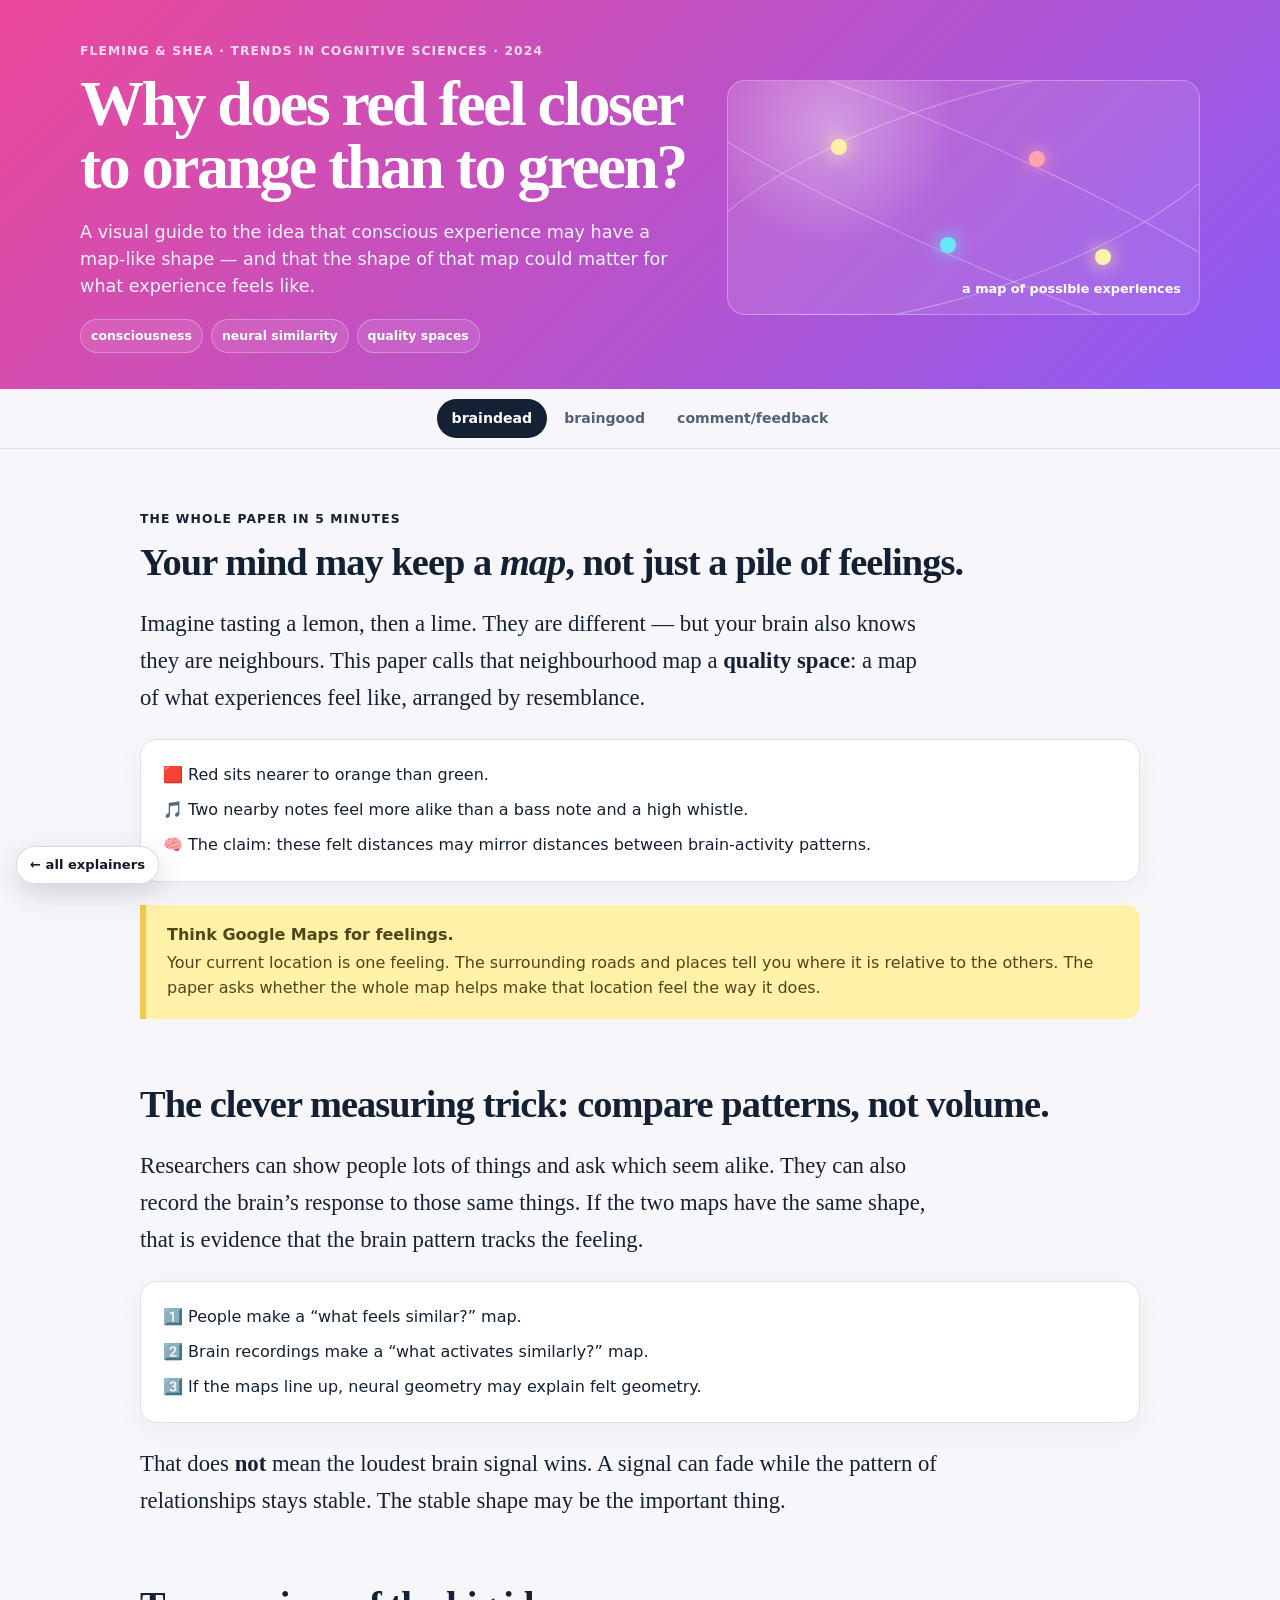
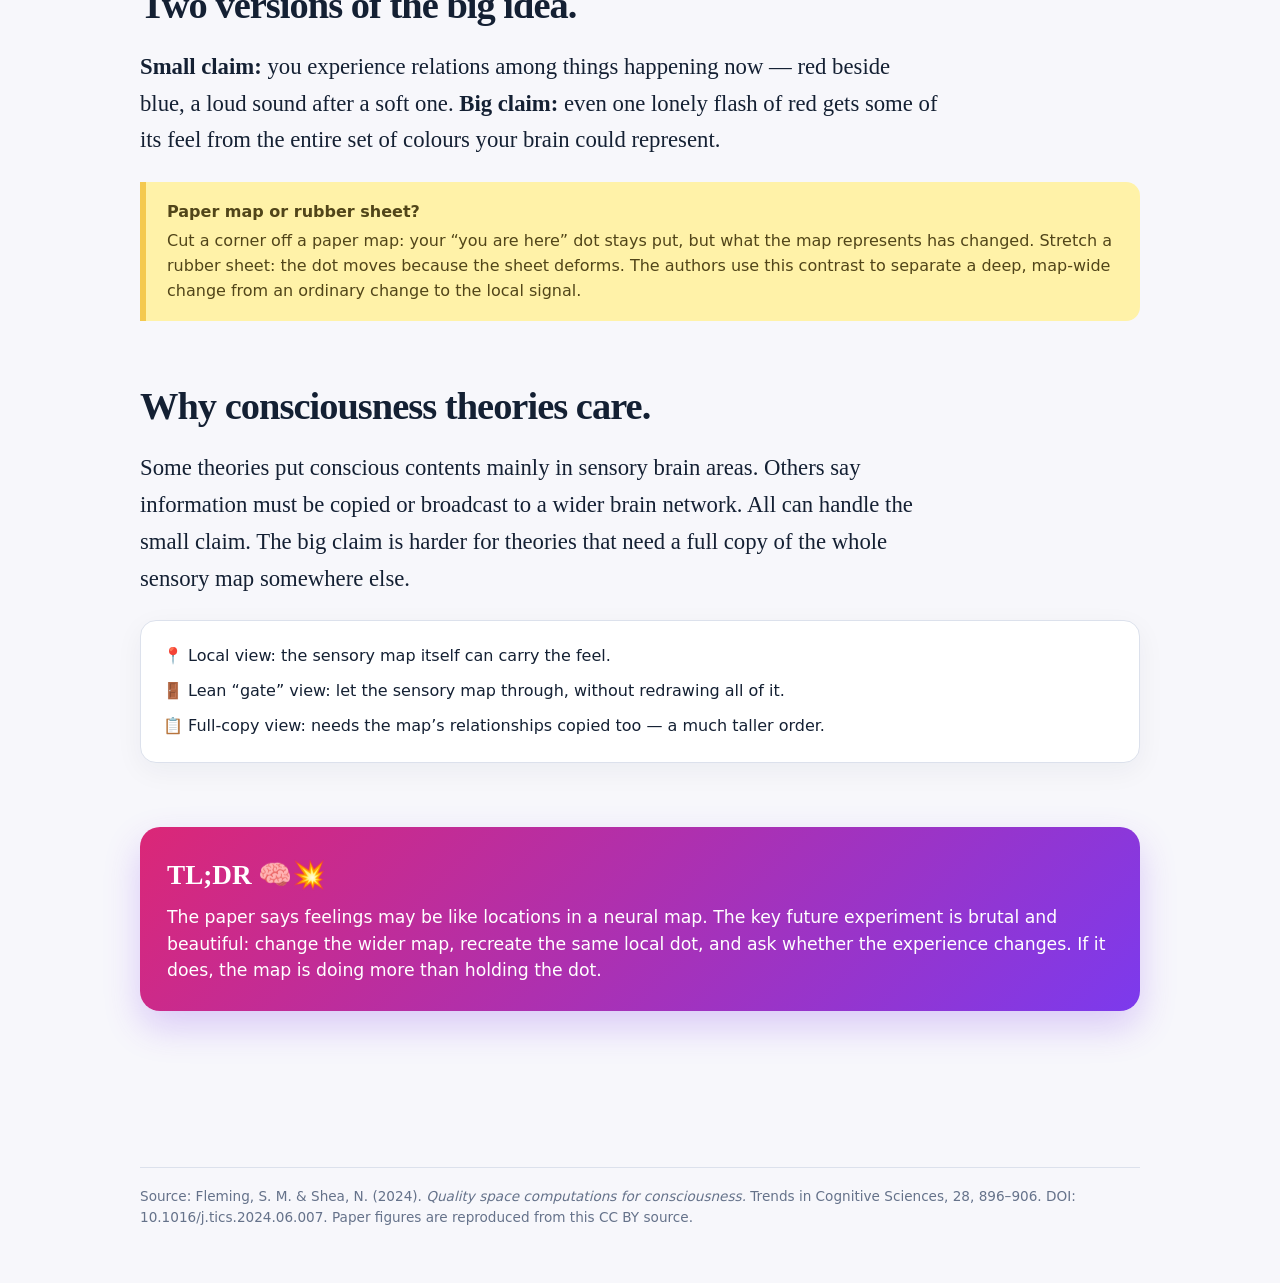
<file: papers/quality-space-consciousness/index.html>
<!doctype html>
<html lang="en">
<head>
  <meta charset="utf-8">
  <meta name="viewport" content="width=device-width, initial-scale=1">
  <title>Quality space computations for consciousness | interactive explainer</title>
  <style>
    :root { --ink:#142033; --muted:#536176; --paper:#f7f7fb; --line:#dce1ec; --pink:#ec4899; --purple:#7c3aed; --navy:#102a56; --blue:#2563eb; --teal:#0f9a8a; --yellow:#fff2a8; --card:#fff; }
    * { box-sizing:border-box; }
    html { scroll-behavior:smooth; }
    body { margin:0; color:var(--ink); background:var(--paper); font-family:Inter,ui-sans-serif,system-ui,-apple-system,BlinkMacSystemFont,"Segoe UI",sans-serif; line-height:1.55; }
    button { font:inherit; }
    .hero { color:#fff; background:linear-gradient(135deg,#ec4899 0%,#8b5cf6 100%); transition:background .35s ease; }
    body.mode-normal .hero { background:linear-gradient(135deg,#0f172a 0%,#1e3a8a 56%,#0f9a8a 100%); }
    body.mode-feedback .hero { background:linear-gradient(135deg,#293548,#52627b); }
    .hero-inner { width:min(1120px,calc(100% - 40px)); min-height:310px; margin:auto; padding:42px 0 36px; display:grid; grid-template-columns:1.1fr .85fr; gap:34px; align-items:center; }
    .kicker,.eyebrow { font-size:.77rem; letter-spacing:.09em; font-weight:850; text-transform:uppercase; }
    .kicker { opacity:.8; margin:0 0 12px; }
    h1 { font-family:Georgia,"Times New Roman",serif; font-size:clamp(2.25rem,5vw,4.3rem); line-height:.98; margin:0; letter-spacing:-.04em; }
    .hero-subtitle { font-size:1.1rem; max-width:650px; margin:20px 0 0; color:#eef3ff; }
    .chips { display:flex; flex-wrap:wrap; gap:8px; margin-top:19px; }
    .chips span { border:1px solid rgba(255,255,255,.28); border-radius:999px; padding:6px 10px; font-size:.78rem; font-weight:750; background:rgba(255,255,255,.1); }
    .hero-map { position:relative; min-height:235px; overflow:hidden; border:1px solid rgba(255,255,255,.28); border-radius:18px; background:radial-gradient(circle at 22% 20%,rgba(255,255,255,.35),transparent 30%),rgba(255,255,255,.1); }
    .hero-map:before,.hero-map:after { content:""; position:absolute; inset:20px; border:1px solid rgba(255,255,255,.33); border-radius:50%; transform:rotate(-18deg) scaleX(1.35); }
    .hero-map:after { inset:58px 10px; transform:rotate(24deg) scaleX(1.7); }
    .orbit-dot { position:absolute; width:16px; height:16px; border-radius:50%; background:#fff2a8; box-shadow:0 0 18px #fff2a8; z-index:2; }
    .orbit-dot.a { left:22%; top:25%; }.orbit-dot.b{left:64%;top:30%;background:#fda4af;box-shadow:0 0 18px #fda4af}.orbit-dot.c{left:45%;top:67%;background:#67e8f9;box-shadow:0 0 18px #67e8f9}.orbit-dot.d{left:78%;top:72%}
    .map-label { position:absolute; z-index:3; right:18px; bottom:15px; font-size:.8rem; font-weight:800; color:#fff; }
    .tab-bar { position:sticky; z-index:30; top:0; display:flex; justify-content:center; gap:2px; padding:10px 16px; background:rgba(247,247,251,.9); backdrop-filter:blur(12px); border-bottom:1px solid var(--line); }
    .tab-btn { appearance:none; border:0; border-radius:999px; padding:9px 15px; background:transparent; color:var(--muted); cursor:pointer; font-weight:800; font-size:.88rem; }
    .tab-btn.active { color:#fff; background:var(--ink); }
    .tab-panel { display:none; }.tab-panel.active { display:block; }
    main { width:min(1000px,calc(100% - 40px)); margin:0 auto; padding:48px 0 78px; }
    section { margin:0 0 64px; }.section-title { font-family:Georgia,"Times New Roman",serif; letter-spacing:-.025em; font-size:clamp(1.75rem,3vw,2.55rem); line-height:1.1; margin:6px 0 18px; }.lede { max-width:760px; color:#344158; font-size:1.08rem; }
    .ez-big { max-width:800px; font-family:Georgia,"Times New Roman",serif; font-size:clamp(1.18rem,2.2vw,1.42rem); line-height:1.62; }.ez-emoji-block { background:#fff; border:1px solid var(--line); border-radius:16px; padding:18px 22px; margin:20px 0; box-shadow:0 8px 28px rgba(26,38,62,.05); }.ez-emoji-block div { padding:5px 0; }.ez-analogy { padding:18px 21px; margin:23px 0; border-left:6px solid #f4c94f; border-radius:0 14px 14px 0; background:var(--yellow); color:#514519; }.ez-analogy strong { display:block; margin-bottom:4px; }.ez-tldr { padding:27px; border-radius:20px; color:#fff; background:linear-gradient(135deg,#db2777,#7c3aed); box-shadow:0 16px 36px rgba(124,58,237,.24); }.ez-tldr h2 { font-family:Georgia,serif; margin:0 0 8px; font-size:1.7rem; }.ez-tldr p { margin:0; font-size:1.08rem; }
    .quality-map { display:grid; grid-template-columns:1fr 250px; gap:22px; align-items:stretch; padding:22px; background:#fff; border:1px solid var(--line); border-radius:20px; }.map-canvas { position:relative; min-height:350px; overflow:hidden; border-radius:14px; background:linear-gradient(145deg,#fff0f8,#e6edff); border:1px solid #dfe3f5; }.map-canvas:before { content:""; position:absolute; inset:32px; border:1px solid rgba(70,91,163,.26); border-radius:52% 48% 45% 55%; transform:rotate(-12deg); }.axis { position:absolute; color:#78849c; font-size:.74rem; font-weight:760; }.axis.x { left:20px; bottom:16px; }.axis.y { right:16px; top:15px; writing-mode:vertical-rl; }.map-node { position:absolute; width:17px; height:17px; padding:0; border:3px solid #fff; border-radius:50%; background:var(--node); box-shadow:0 3px 10px rgba(24,39,75,.2); cursor:pointer; transform:translate(-50%,-50%); }.map-node:hover,.map-node.selected { outline:4px solid rgba(20,32,51,.18); }.map-node[data-tone="red"]{left:30%;top:55%;--node:#ef476f}.map-node[data-tone="orange"]{left:43%;top:47%;--node:#f59e0b}.map-node[data-tone="yellow"]{left:57%;top:39%;--node:#eab308}.map-node[data-tone="green"]{left:67%;top:64%;--node:#22c55e}.map-node[data-tone="blue"]{left:27%;top:24%;--node:#2563eb}.map-node[data-tone="purple"]{left:58%;top:20%;--node:#8b5cf6}.map-info { display:flex; flex-direction:column; justify-content:center; }.map-info h3 { margin:0 0 9px; font-size:1.35rem; }.map-info p { color:var(--muted); margin:0 0 16px; }.distance { font-size:.84rem; font-weight:800; color:#4c5b72; }.bar { height:10px; margin:7px 0 16px; border-radius:999px; background:linear-gradient(90deg,#ef476f,#f59e0b,#eab308,#22c55e,#2563eb,#8b5cf6); }
    .evidence { margin:28px 0 0; padding:16px; background:#fff; border:1px solid var(--line); border-radius:18px; }.evidence img { display:block; width:100%; max-height:580px; object-fit:contain; border-radius:10px; background:#fbfbfd; }.evidence figcaption { margin:12px 5px 0; color:#5b687d; font-size:.86rem; }.evidence strong { color:var(--ink); }
    .split { display:grid; grid-template-columns:repeat(2,minmax(0,1fr)); gap:18px; }.theory { padding:22px; border-radius:18px; background:#fff; border:1px solid var(--line); }.theory h3 { margin:0 0 10px; font-family:Georgia,serif; font-size:1.45rem; }.theory p { margin:0; color:#415067; }.theory.active { border-color:#768ee9; box-shadow:0 14px 32px rgba(37,99,235,.11); }
    .toggle-wrap { margin:22px 0 0; background:#fff; border:1px solid var(--line); padding:20px; border-radius:18px; }.segmented { display:flex; flex-wrap:wrap; gap:8px; }.segmented button { padding:9px 12px; border:1px solid #d7ddeb; border-radius:999px; background:#fff; color:#40506a; cursor:pointer; font-size:.86rem; font-weight:800; }.segmented button.active { border-color:var(--blue); background:#eaf1ff; color:#173b8c; }.scenario { min-height:146px; margin-top:17px; padding:19px; border-radius:13px; background:#f4f7fc; }.scenario h3 { margin:0 0 7px; font-family:Georgia,serif; }.scenario p { margin:0; color:#48566d; }.prediction { display:inline-block; margin-top:12px; padding:5px 9px; background:#dff8f3; border-radius:6px; font-size:.82rem; font-weight:800; color:#12665b; }
    .pipeline { display:grid; grid-template-columns:repeat(4,1fr); gap:12px; margin-top:20px; }.stage { position:relative; min-height:190px; padding:18px; border:1px solid var(--line); border-radius:15px; background:#fff; }.stage:not(:last-child):after { content:"→"; position:absolute; z-index:2; right:-19px; top:72px; color:#7583a2; font-size:1.7rem; }.stage .number { color:var(--blue); font-weight:900; font-size:.78rem; }.stage h3 { margin:8px 0; font-size:1.05rem; }.stage p { color:#526178; margin:0; font-size:.9rem; }.data-chip { display:inline-block; margin-top:10px; padding:5px 7px; border-radius:6px; background:#edf2ff; font-family:ui-monospace,SFMono-Regular,Menlo,monospace; color:#334e9b; font-size:.73rem; font-weight:750; }
    .cards { display:grid; grid-template-columns:repeat(3,minmax(0,1fr)); gap:16px; }.concept { text-align:left; cursor:pointer; padding:19px; border:1px solid var(--line); border-radius:16px; background:#fff; color:var(--ink); transition:transform .18s,border .18s; }.concept:hover { transform:translateY(-3px); border-color:#94a3e8; }.concept .term { display:block; color:#3559c7; font-size:.79rem; font-weight:900; text-transform:uppercase; letter-spacing:.06em; }.concept strong { display:block; margin:8px 0 4px; font-size:1.05rem; }.concept .more { display:none; color:#536176; font-size:.9rem; }.concept.open .more { display:block; margin-top:9px; }.stats { display:grid; grid-template-columns:repeat(3,1fr); gap:12px; }.stat { padding:18px; border-radius:14px; background:#eaf1ff; }.stat b { display:block; font-size:1.65rem; color:#173b8c; }.stat span { color:#4d5f7d; font-size:.84rem; font-weight:700; }
    .result-grid { display:grid; grid-template-columns:1.04fr .96fr; gap:20px; align-items:center; }.test-board { padding:24px; border-radius:19px; background:#132a54; color:#f4f8ff; }.test-board h3 { font-family:Georgia,serif; margin:0 0 9px; font-size:1.55rem; }.test-board p { color:#d5e3ff; margin:0; }.sheet { position:relative; height:150px; margin:18px 0; border-radius:12px; background:#d5e7ff; overflow:hidden; }.sheet .point { position:absolute; left:48%; top:48%; width:18px; height:18px; border:3px solid #fff; border-radius:50%; background:#ef476f; box-shadow:0 2px 8px rgba(0,0,0,.25); }.sheet .cut { position:absolute; right:0; top:0; width:26%; height:100%; background:repeating-linear-gradient(135deg,#a0b9dc 0 8px,#c6d8ee 8px 16px); }.sheet .paths { position:absolute; left:50%; top:50%; width:128px; height:2px; background:#35527c; transform-origin:left; transform:rotate(-22deg); }.sheet .paths:after { content:""; position:absolute; width:97px; height:2px; background:#35527c; transform:rotate(77deg); transform-origin:left; }.compare-list { display:grid; gap:10px; }.compare { padding:15px; border-left:5px solid var(--teal); background:#fff; border-radius:0 12px 12px 0; border-top:1px solid var(--line); border-right:1px solid var(--line); border-bottom:1px solid var(--line); }.compare b { display:block; }.compare span { color:#5a687e; font-size:.9rem; }
    .limits { display:grid; gap:10px; }.limit { padding:17px 19px; border-radius:12px; background:#fff; border:1px solid var(--line); }.limit b { color:#7c3aed; }.quiz { display:grid; gap:14px; }.question { padding:20px; border-radius:16px; border:1px solid var(--line); background:#fff; }.question h3 { margin:0 0 12px; font-size:1rem; }.answers { display:flex; flex-wrap:wrap; gap:8px; }.answer { border:1px solid #d7deeb; background:#fff; color:#3d4c61; padding:8px 10px; border-radius:9px; cursor:pointer; text-align:left; }.answer.correct { border-color:#20a48d; background:#e5faf5; }.answer.wrong { border-color:#f6a5b4; background:#fff0f2; }.feedback { display:none; margin:12px 0 0; color:#435269; font-size:.92rem; }.feedback.show { display:block; }
    .feedback-intro { max-width:720px; color:#435269; }.feedback-steps { display:grid; grid-template-columns:repeat(3,1fr); gap:14px; margin:25px 0; }.feedback-step { padding:20px; background:#fff; border:1px solid var(--line); border-radius:15px; }.feedback-step span { display:block; color:#465bd0; font-weight:900; font-size:.78rem; }.feedback-step h3 { margin:8px 0; }.feedback-button { border:0; border-radius:999px; padding:12px 17px; color:#fff; background:#243e87; cursor:pointer; font-weight:850; }
    .fp-promise { display:grid; grid-template-columns:1.1fr .9fr; gap:18px; padding:24px; border-radius:20px; background:linear-gradient(135deg,#172b58,#2750a5); color:#fff; }.fp-promise h3 { margin:6px 0 8px; font-family:Georgia,serif; font-size:1.7rem; }.fp-promise p { margin:0; color:#d9e6ff; }.fp-route { display:grid; gap:9px; align-content:center; }.fp-route div { padding:10px 12px; border-radius:9px; background:rgba(255,255,255,.1); font-size:.9rem; }.fp-route b { color:#fff2a8; }
    .fp-board { overflow:hidden; border:1px solid var(--line); border-radius:20px; background:#fff; }.fp-board-head { padding:20px 22px 8px; }.fp-board-head h3 { margin:0; font-family:Georgia,serif; font-size:1.45rem; }.fp-board-head p { margin:5px 0 0; color:#56657b; }.experience-choices { display:flex; flex-wrap:wrap; gap:9px; padding:16px 22px; border-top:1px solid var(--line); }.experience-choices button { display:flex; align-items:center; gap:7px; padding:8px 10px; color:#334157; background:#fff; border:1px solid #d6deeb; border-radius:999px; font-size:.84rem; font-weight:800; cursor:pointer; }.experience-choices button.active { border-color:#355fd0; color:#193c99; background:#edf2ff; }.swatch { width:17px; height:17px; border:2px solid #fff; border-radius:50%; box-shadow:0 0 0 1px rgba(30,45,70,.23); background:var(--swatch); }.fp-three { display:grid; grid-template-columns:.88fr 1.12fr .95fr; border-top:1px solid var(--line); }.fp-cell { min-height:224px; padding:20px; border-right:1px solid var(--line); }.fp-cell:last-child { border-right:0; }.fp-cell h4 { margin:0 0 8px; font-size:.94rem; }.fp-cell p { margin:0; color:#55647a; font-size:.9rem; }.plain-example { display:flex; align-items:center; gap:12px; margin:21px 0 9px; }.plain-example .big-swatch { width:50px; height:50px; border-radius:14px; background:var(--active-color,#ea587a); box-shadow:inset 0 0 0 2px rgba(255,255,255,.42); }.plain-example b { display:block; font-size:1.1rem; }.plain-example span { color:#66758a; font-size:.84rem; }.neurons { display:grid; grid-template-columns:repeat(5,1fr); gap:7px; margin:22px 0 11px; }.neuron { height:38px; border-radius:7px; background:#e6eaf3; position:relative; overflow:hidden; }.neuron:after { content:""; position:absolute; inset:auto 0 0; height:var(--signal); background:linear-gradient(#81a4ff,#3656bd); }.code-line { padding:8px 10px; border-radius:8px; background:#eff3fb; color:#45536a; font-family:ui-monospace,SFMono-Regular,Menlo,monospace; font-size:.76rem; }.neighbor-list { display:grid; gap:9px; margin-top:15px; }.neighbor { display:flex; align-items:center; gap:9px; color:#45546a; font-size:.88rem; }.neighbor i { width:42px; height:8px; border-radius:999px; background:var(--near-color,#f59e0b); }.neighbor.far i { background:#cbd5e1; }.neighbor b { color:#243349; }
    .fp-rsa { display:grid; grid-template-columns:1fr 90px 1fr; gap:14px; align-items:center; margin-top:22px; }.matrix-card { padding:17px; border:1px solid var(--line); border-radius:16px; background:#fff; }.matrix-card h3 { margin:0 0 3px; font-size:1rem; }.matrix-card p { margin:0 0 14px; color:#607087; font-size:.83rem; }.matrix { display:grid; grid-template-columns:28px repeat(4,1fr); gap:3px; align-items:center; font-size:.7rem; text-align:center; color:#5d6a7e; }.matrix span { min-height:26px; display:grid; place-items:center; border-radius:4px; background:#f0f2f7; }.matrix .hot { background:#ffd9e8; }.matrix .warm { background:#ffedb3; }.matrix .cool { background:#d8e8ff; }.matrix .dark { background:#879dde; color:#fff; }.match-arrow { text-align:center; color:#2856bb; font-size:.82rem; font-weight:900; }.match-arrow strong { display:block; font-size:2.1rem; line-height:1; }.fp-warning { margin-top:15px; padding:15px 18px; border-radius:12px; background:#fff7db; border:1px solid #f2df97; color:#604e16; }.fp-warning b { color:#40320b; }
    .fp-claims { display:grid; grid-template-columns:1fr 1fr; gap:16px; }.claim { padding:22px; border-radius:18px; background:#fff; border:1px solid var(--line); }.claim h3 { margin:0 0 10px; font-family:Georgia,serif; font-size:1.35rem; }.claim p { color:#506076; margin:0; }.claim .mini-map { position:relative; height:116px; margin:15px 0; overflow:hidden; border-radius:12px; background:#edf2ff; }.mini-map .mm-dot { position:absolute; width:12px; height:12px; border:2px solid #fff; border-radius:50%; box-shadow:0 2px 5px rgba(10,25,60,.2); }.mini-map .one { left:40%;top:47%;background:#ef476f; }.mini-map .two { left:57%;top:36%;background:#f59e0b; }.mini-map .three { left:74%;top:65%;background:#22c55e; }.mini-map .map-line { position:absolute; height:2px; background:#677aaf; transform-origin:left; }.mini-map .l1 { left:44%;top:52%;width:55px;transform:rotate(-24deg); }.mini-map .l2 { left:44%;top:54%;width:90px;transform:rotate(16deg); }.mini-map.isolated .two,.mini-map.isolated .three,.mini-map.isolated .map-line { opacity:.14; }.claim-tag { display:inline-block; margin-top:13px; color:#185f55; background:#e0f8f2; border-radius:7px; padding:5px 7px; font-size:.79rem; font-weight:850; }
    .fp-test { display:grid; grid-template-columns:.95fr 1.05fr; gap:18px; padding:23px; border-radius:20px; background:#14274c; color:#fff; }.fp-test h3 { margin:5px 0 9px; font-family:Georgia,serif; font-size:1.65rem; }.fp-test p { color:#d7e5ff; margin:0; }.test-controls { display:flex; flex-wrap:wrap; gap:8px; margin-top:17px; }.test-controls button { padding:8px 10px; border:1px solid rgba(255,255,255,.3); border-radius:999px; background:transparent; color:#e6eeff; cursor:pointer; font-weight:800; font-size:.82rem; }.test-controls button.active { background:#fff; color:#17366e; }.test-viz { position:relative; min-height:225px; border:1px solid rgba(255,255,255,.23); border-radius:15px; background:radial-gradient(circle at 35% 38%,#617dbf,transparent 32%),#1b3d77; overflow:hidden; }.test-viz .grid { position:absolute; inset:0; opacity:.3; background-image:linear-gradient(rgba(255,255,255,.35) 1px,transparent 1px),linear-gradient(90deg,rgba(255,255,255,.35) 1px,transparent 1px); background-size:28px 28px; }.test-viz .focal { position:absolute; left:43%;top:48%; z-index:2; width:20px;height:20px;border:3px solid #fff;border-radius:50%;background:#ef476f;box-shadow:0 0 0 9px rgba(239,71,111,.2); }.test-viz .other { position:absolute;width:12px;height:12px;border-radius:50%;background:#80b0ff; }.test-viz .o1{left:20%;top:27%}.test-viz .o2{left:71%;top:26%}.test-viz .o3{left:77%;top:73%}.test-viz .o4{left:20%;top:75%}.test-viz .overlay { position:absolute; inset:0; background:repeating-linear-gradient(135deg,transparent 0 15px,rgba(255,235,122,.42) 15px 17px); opacity:0; transition:opacity .2s; }.test-viz.changed .overlay { opacity:1; }.test-viz.changed .other { transform:translate(18px,-10px); }.test-viz.changed .o2 { transform:translate(-28px,25px); }.test-result { position:absolute; z-index:3; left:16px; right:16px; bottom:14px; padding:10px; border-radius:8px; background:rgba(7,21,48,.78); color:#fff; font-size:.84rem; }.test-result b { color:#fff2a8; }
    .scope-board { display:grid; gap:12px; }.scope-row { display:grid; grid-template-columns:170px 1fr; gap:18px; padding:18px 20px; border:1px solid var(--line); border-radius:15px; background:#fff; }.scope-row h3 { margin:0; font-size:1rem; color:#284a9a; }.scope-row p { margin:0; color:#506076; }.dimension-strip { display:flex; flex-wrap:wrap; gap:8px; margin-top:10px; }.dimension-strip span { padding:5px 8px; border-radius:7px; background:#edf2ff; color:#344f94; font-size:.78rem; font-weight:800; }
    .mechanism-board { overflow:hidden; border:1px solid var(--line); border-radius:20px; background:#fff; }.mechanism-row { display:grid; grid-template-columns:145px 1fr 210px; gap:18px; align-items:center; padding:20px; border-bottom:1px solid var(--line); }.mechanism-row:last-child { border-bottom:0; }.mechanism-label { color:#264da6; font-size:.8rem; font-weight:900; letter-spacing:.06em; text-transform:uppercase; }.mechanism-main h3 { margin:0 0 6px; font-family:Georgia,serif; font-size:1.2rem; }.mechanism-main p,.mechanism-evidence { margin:0; color:#536176; font-size:.9rem; }.mechanism-evidence { padding:11px 12px; border-radius:10px; background:#f3f6fc; }.mechanism-evidence b { display:block; color:#283850; margin-bottom:3px; }
    .theory-stack { display:grid; gap:13px; }.theory-lane { display:grid; grid-template-columns:180px 1fr 1fr 185px; overflow:hidden; border:1px solid var(--line); border-radius:15px; background:#fff; }.theory-lane > div { padding:16px; border-right:1px solid var(--line); }.theory-lane > div:last-child { border-right:0; }.theory-name { background:#172b58; color:#fff; }.theory-name b { display:block; }.theory-name span { color:#c9dafd; font-size:.78rem; }.theory-lane h4 { margin:0 0 6px; color:#5a6980; font-size:.71rem; letter-spacing:.07em; text-transform:uppercase; }.theory-lane p { margin:0; color:#425167; font-size:.86rem; }.fit-yes,.fit-hard,.fit-mid { display:inline-block; border-radius:7px; padding:5px 7px; font-size:.76rem; font-weight:900; }.fit-yes { color:#176052; background:#dff8f1; }.fit-hard { color:#823644; background:#ffe6eb; }.fit-mid { color:#725510; background:#fff2c7; }
    .evidence-ladder { display:grid; gap:12px; counter-reset:evidence; }.evidence-step { position:relative; padding:18px 20px 18px 70px; border:1px solid var(--line); border-radius:15px; background:#fff; }.evidence-step:before { counter-increment:evidence; content:counter(evidence); position:absolute; left:19px; top:19px; width:34px; height:34px; display:grid; place-items:center; border-radius:50%; background:#e8efff; color:#21479d; font-weight:900; }.evidence-step h3 { margin:0 0 5px; font-size:1rem; }.evidence-step p { margin:0; color:#506076; }.evidence-step .verdict { display:block; margin-top:8px; color:#4b5b72; font-size:.82rem; font-weight:800; }
    .prediction-table { overflow:auto; border:1px solid var(--line); border-radius:16px; background:#fff; }.prediction-table table { width:100%; min-width:760px; border-collapse:collapse; }.prediction-table th,.prediction-table td { padding:13px 14px; border-bottom:1px solid var(--line); border-right:1px solid var(--line); text-align:left; vertical-align:top; }.prediction-table th:last-child,.prediction-table td:last-child { border-right:0; }.prediction-table tr:last-child td { border-bottom:0; }.prediction-table th { color:#fff; background:#213c77; font-size:.76rem; letter-spacing:.05em; text-transform:uppercase; }.prediction-table td { color:#4d5c72; font-size:.85rem; }.prediction-table td:first-child { color:#22344f; font-weight:850; }
    .open-grid { display:grid; grid-template-columns:repeat(2,minmax(0,1fr)); gap:12px; }.open-q { padding:18px; border-left:5px solid #7c3aed; border-radius:0 13px 13px 0; background:#fff; border-top:1px solid var(--line); border-right:1px solid var(--line); border-bottom:1px solid var(--line); }.open-q b { display:block; margin-bottom:5px; }.open-q span { color:#56657a; font-size:.9rem; }
    footer { width:min(1000px,calc(100% - 40px)); margin:auto; padding:0 0 42px; color:#65728a; font-size:.85rem; }.source { border-top:1px solid var(--line); padding-top:18px; }
    @media (max-width:760px) { .hero-inner,.quality-map,.result-grid,.fp-promise,.fp-test { grid-template-columns:1fr; }.hero-inner { padding-top:34px; }.hero-map { min-height:200px; }.split,.cards,.feedback-steps,.fp-claims,.open-grid { grid-template-columns:1fr; }.pipeline { grid-template-columns:1fr 1fr; }.stage:not(:last-child):after { display:none; }.stats { grid-template-columns:1fr; }.fp-three,.fp-rsa { grid-template-columns:1fr; }.fp-cell { border-right:0; border-bottom:1px solid var(--line); }.fp-cell:last-child { border-bottom:0; }.match-arrow { transform:rotate(90deg); }.scope-row,.mechanism-row,.theory-lane { grid-template-columns:1fr; }.theory-lane > div { border-right:0; border-bottom:1px solid var(--line); }.theory-lane > div:last-child { border-bottom:0; } }
    @media (max-width:480px) { main,.hero-inner,footer { width:min(100% - 28px,1000px); }.tab-bar { justify-content:stretch; }.tab-btn { flex:1; padding:9px 5px; font-size:.76rem; }.pipeline { grid-template-columns:1fr; }.quality-map { padding:12px; }.map-canvas { min-height:290px; } }
  
    .feedback-button:disabled {
      cursor: not-allowed;
      opacity: 0.62;
      box-shadow: none;
    }

    .ipe-home-link {
      position: fixed;
      left: 16px;
      bottom: 16px;
      z-index: 120;
      display: inline-flex;
      align-items: center;
      min-height: 38px;
      padding: 9px 13px;
      border: 1px solid rgba(15, 23, 42, 0.16);
      border-radius: 999px;
      background: rgba(255, 255, 255, 0.94);
      box-shadow: 0 10px 28px rgba(15, 23, 42, 0.16);
      color: #111827;
      font-family: system-ui, -apple-system, BlinkMacSystemFont, "Segoe UI", sans-serif;
      font-size: 0.82rem;
      font-weight: 850;
      line-height: 1;
      text-decoration: none;
    }
    .ipe-home-link:hover {
      border-color: rgba(37, 99, 235, 0.5);
      color: #1e40af;
      transform: translateY(-1px);
    }
    @media (max-width: 560px) {
      .ipe-home-link {
        left: 10px;
        bottom: 10px;
        min-height: 34px;
        padding: 8px 10px;
        font-size: 0.76rem;
      }
    }
</style>
  <!-- GitHub Pages copy: local feedback runtime stripped by scripts/publish_pages.py. -->
</head>
<body>
    <a class="ipe-home-link" href="../../" aria-label="Back to all explainers">&larr; all explainers</a>
<header class="hero">
    <div class="hero-inner">
      <div>
        <p class="kicker">Fleming &amp; Shea · Trends in Cognitive Sciences · 2024</p>
        <h1>Why does red feel closer to orange than to green?</h1>
        <p class="hero-subtitle">A visual guide to the idea that conscious experience may have a map-like shape — and that the shape of that map could matter for what experience feels like.</p>
        <div class="chips"><span>consciousness</span><span>neural similarity</span><span>quality spaces</span></div>
      </div>
      <div class="hero-map" aria-label="A map with colored points that represent related experiences"><i class="orbit-dot a"></i><i class="orbit-dot b"></i><i class="orbit-dot c"></i><i class="orbit-dot d"></i><span class="map-label">a map of possible experiences</span></div>
    </div>
  </header>
  <nav class="tab-bar" aria-label="Explanation mode">
    <button class="tab-btn active" onclick="switchTab('ez', this)">braindead</button>
    <button class="tab-btn" onclick="switchTab('normal', this)">braingood</button>
    <button class="tab-btn" onclick="switchTab('feedback', this)">comment/feedback</button>
  </nav>

  <main>
    <article id="tab-ez" class="tab-panel active">
      <section>
        <p class="eyebrow">The whole paper in 5 minutes</p>
        <h2 class="section-title">Your mind may keep a <em>map</em>, not just a pile of feelings.</h2>
        <p class="ez-big">Imagine tasting a lemon, then a lime. They are different — but your brain also knows they are neighbours. This paper calls that neighbourhood map a <strong>quality space</strong>: a map of what experiences feel like, arranged by resemblance.</p>
        <div class="ez-emoji-block"><div>🟥 Red sits nearer to orange than green.</div><div>🎵 Two nearby notes feel more alike than a bass note and a high whistle.</div><div>🧠 The claim: these felt distances may mirror distances between brain-activity patterns.</div></div>
        <div class="ez-analogy"><strong>Think Google Maps for feelings.</strong>Your current location is one feeling. The surrounding roads and places tell you where it is relative to the others. The paper asks whether the whole map helps make that location feel the way it does.</div>
      </section>
      <section>
        <h2 class="section-title">The clever measuring trick: compare patterns, not volume.</h2>
        <p class="ez-big">Researchers can show people lots of things and ask which seem alike. They can also record the brain’s response to those same things. If the two maps have the same shape, that is evidence that the brain pattern tracks the feeling.</p>
        <div class="ez-emoji-block"><div>1️⃣ People make a “what feels similar?” map.</div><div>2️⃣ Brain recordings make a “what activates similarly?” map.</div><div>3️⃣ If the maps line up, neural geometry may explain felt geometry.</div></div>
        <p class="ez-big">That does <strong>not</strong> mean the loudest brain signal wins. A signal can fade while the pattern of relationships stays stable. The stable shape may be the important thing.</p>
      </section>
      <section>
        <h2 class="section-title">Two versions of the big idea.</h2>
        <p class="ez-big"><strong>Small claim:</strong> you experience relations among things happening now — red beside blue, a loud sound after a soft one. <strong>Big claim:</strong> even one lonely flash of red gets some of its feel from the entire set of colours your brain could represent.</p>
        <div class="ez-analogy"><strong>Paper map or rubber sheet?</strong>Cut a corner off a paper map: your “you are here” dot stays put, but what the map represents has changed. Stretch a rubber sheet: the dot moves because the sheet deforms. The authors use this contrast to separate a deep, map-wide change from an ordinary change to the local signal.</div>
      </section>
      <section>
        <h2 class="section-title">Why consciousness theories care.</h2>
        <p class="ez-big">Some theories put conscious contents mainly in sensory brain areas. Others say information must be copied or broadcast to a wider brain network. All can handle the small claim. The big claim is harder for theories that need a full copy of the whole sensory map somewhere else.</p>
        <div class="ez-emoji-block"><div>📍 Local view: the sensory map itself can carry the feel.</div><div>🚪 Lean “gate” view: let the sensory map through, without redrawing all of it.</div><div>📋 Full-copy view: needs the map’s relationships copied too — a much taller order.</div></div>
      </section>
      <section class="ez-tldr"><h2>TL;DR 🧠💥</h2><p>The paper says feelings may be like locations in a neural map. The key future experiment is brutal and beautiful: change the wider map, recreate the same local dot, and ask whether the experience changes. If it does, the map is doing more than holding the dot.</p></section>
    </article>

    <article id="tab-normal" class="tab-panel">
      <section data-cf-change="ch-braingood2-first-principles">
        <p class="eyebrow">braingood · the full paper from first principles</p>
        <h2 class="section-title">The paper is about a very ordinary fact: experiences have neighbours.</h2>
        <p class="lede">When you see red, you do not merely have a private “red event.” Red seems closer to orange than to green. A high note seems closer to a nearby high note than to a low bass note. The authors ask whether this <strong>pattern of felt closeness</strong> is part of consciousness itself — and whether the brain carries a matching pattern.</p>
        <div class="fp-promise"><div><p class="eyebrow">Keep this one sentence</p><h3>Maybe a feeling gets some of its character from its place in a map of other possible feelings.</h3><p>The word “quality” here means what an experience is like. “Space” only means a set of locations defined by near and far relationships. It does not mean a physical place in the head.</p></div><div class="fp-route"><div><b>1. Start:</b> people can judge which experiences feel alike.</div><div><b>2. Look:</b> the brain also has patterns that can be near or far.</div><div><b>3. Ask:</b> is the pattern just a record, or part of what makes the feeling what it is?</div></div></div>
      </section>

      <section>
        <p class="eyebrow">First principles · one experience is never the whole story</p>
        <h2 class="section-title">Build the two maps yourself.</h2>
        <p class="lede">Click an experience below. This board shows the exact move the paper wants us to understand: turn a felt comparison and a distributed brain response into two <em>relational</em> maps.</p>
        <div class="fp-board" id="fp-board">
          <div class="fp-board-head"><h3>One example, three views</h3><p>These colors are a toy example for intuition, not data from the paper. The logic is the same for faces, sounds, smells, or other sensory qualities.</p></div>
          <div class="experience-choices" aria-label="Choose an illustrative conscious experience"><button class="active" data-example="red" onclick="setFirstPrinciples('red',this)"><i class="swatch" style="--swatch:#ef476f"></i>red</button><button data-example="orange" onclick="setFirstPrinciples('orange',this)"><i class="swatch" style="--swatch:#f59e0b"></i>orange</button><button data-example="green" onclick="setFirstPrinciples('green',this)"><i class="swatch" style="--swatch:#22c55e"></i>green</button><button data-example="blue" onclick="setFirstPrinciples('blue',this)"><i class="swatch" style="--swatch:#2563eb"></i>blue</button></div>
          <div class="fp-three">
            <div class="fp-cell"><h4>1 · What a person reports</h4><p>The scientist never reads a feeling directly. They ask comparative questions: “Which pair feels more alike?” or ask people to arrange items by similarity.</p><div class="plain-example"><i class="big-swatch" id="fp-swatch"></i><div><b id="fp-name">red</b><span id="fp-report">“More like orange than green.”</span></div></div><p>Many answers make a <strong>felt-similarity map</strong>.</p></div>
            <div class="fp-cell"><h4>2 · What a brain measurement contains</h4><p>A conscious experience is not assumed to live in one neuron. Each bar below is the activity of one measurement channel. The <strong>whole pattern</strong> is the candidate code.</p><div class="neurons" aria-label="Illustrative activity pattern across five neural measurement channels"><i class="neuron" id="n1" style="--signal:82%"></i><i class="neuron" id="n2" style="--signal:31%"></i><i class="neuron" id="n3" style="--signal:64%"></i><i class="neuron" id="n4" style="--signal:18%"></i><i class="neuron" id="n5" style="--signal:48%"></i></div><div class="code-line" id="fp-code">red → [82, 31, 64, 18, 48]</div></div>
            <div class="fp-cell"><h4>3 · The question is distance</h4><p>Compare this pattern with the other patterns. Similar activity patterns are close; different patterns are far.</p><div class="neighbor-list"><div class="neighbor"><i id="near-line"></i><span id="near-copy"><b>orange</b> is near</span></div><div class="neighbor far"><i></i><span id="far-copy"><b>green</b> is farther away</span></div></div><p style="margin-top:15px">This makes a <strong>neural-similarity map</strong>.</p></div>
          </div>
        </div>
      </section>

      <section>
        <p class="eyebrow">The method without the buzzwords</p>
        <h2 class="section-title">Representational similarity analysis asks one simple question: do the two maps have the same shape?</h2>
        <p class="lede">For every pair of items, write down a distance. The left grid is “how different did it feel?” The right grid is “how different were the activity patterns?” The exact values can differ. What matters is whether the <strong>near pairs and far pairs line up</strong>.</p>
        <div class="scope-board" style="margin:20px 0">
          <div class="scope-row"><h3>Collect judgments</h3><div><p>Use direct ratings, ask for the odd one out in a triad, let people arrange similar items near one another, or ask which reference item best matches a target.</p></div></div>
          <div class="scope-row"><h3>Build an N × N matrix</h3><div><p>Every cell records the distance between one pair among N tested items. The same format can hold subjective judgments, objective image features, or machine-learning model outputs.</p></div></div>
          <div class="scope-row"><h3>Recover a space</h3><div><p>Distances may be geometric or graph-like. Multidimensional scaling can make a low-dimensional picture of the relations. Perceived similarity need not follow physical distance; under Shepard’s scaling law it can fall exponentially with psychological distance.</p></div></div>
        </div>
        <div class="fp-rsa" data-cf-change="ch-rsa-teaching-board">
          <div class="matrix-card"><h3>Felt distances</h3><p>From a person’s similarity judgements</p><div class="matrix" aria-label="Illustrative subjective dissimilarity matrix"><span></span><span>R</span><span>O</span><span>G</span><span>B</span><span>R</span><span>0</span><span class="warm">1</span><span class="dark">4</span><span class="dark">4</span><span>O</span><span class="warm">1</span><span>0</span><span class="cool">3</span><span class="dark">4</span><span>G</span><span class="dark">4</span><span class="cool">3</span><span>0</span><span class="cool">3</span><span>B</span><span class="dark">4</span><span class="dark">4</span><span class="cool">3</span><span>0</span></div></div>
          <div class="match-arrow"><strong>↔</strong>same relation<br>pattern</div>
          <div class="matrix-card"><h3>Neural distances</h3><p>From the full activity pattern for each item</p><div class="matrix" aria-label="Illustrative neural dissimilarity matrix"><span></span><span>R</span><span>O</span><span>G</span><span>B</span><span>R</span><span>0</span><span class="hot">.2</span><span class="dark">.8</span><span class="dark">.9</span><span>O</span><span class="hot">.2</span><span>0</span><span class="cool">.6</span><span class="dark">.8</span><span>G</span><span class="dark">.8</span><span class="cool">.6</span><span>0</span><span class="cool">.5</span><span>B</span><span class="dark">.9</span><span class="dark">.8</span><span class="cool">.5</span><span>0</span></div></div>
        </div>
        <div class="fp-warning"><b>This is evidence, not the conclusion.</b> A matching shape suggests that a neural pattern carries the same distinctions as experience. It does not yet prove that the neural geometry <em>makes</em the experience feel that way. The review is careful about this distinction.</div>
        <figure class="evidence"><img src="assets/paper-figure-1.jpg" alt="Paper Figure 1 showing neural similarity evidence reviewed by Fleming and Shea"><figcaption><strong>What the review actually gathers.</strong> Figure 1 summarizes studies in which stable neural relationships track visual percepts, feature-specific perceived similarities are found in visual cortex, and rich visual content can be decoded from prefrontal ensembles. These are sources of evidence the authors compare; this paper itself is a review, not a new experiment.</figcaption></figure>
      </section>

      <section>
        <p class="eyebrow">The real disagreement</p>
        <h2 class="section-title">Does the map merely locate a feeling, or does the whole map help make the feeling?</h2>
        <div class="fp-claims">
          <div class="claim"><h3>Modest claim: active relations</h3><div class="mini-map isolated" aria-hidden="true"><i class="mm-dot one"></i><i class="mm-dot two"></i><i class="mm-dot three"></i><i class="map-line l1"></i><i class="map-line l2"></i></div><p>When red and orange are both in your current experience, their relation can be felt. This is like seeing two dots at once and seeing the distance between them.</p><span class="claim-tag">All the accounts discussed can handle this.</span></div>
          <div class="claim"><h3>Stronger claim: whole structure</h3><div class="mini-map" aria-hidden="true"><i class="mm-dot one"></i><i class="mm-dot two"></i><i class="mm-dot three"></i><i class="map-line l1"></i><i class="map-line l2"></i></div><p>Even if only red is currently present, red’s particular feel partly depends on its relation to the <em>whole available set</em> of colors. The background map contributes to the current point.</p><span class="claim-tag">This is the challenging, testable claim.</span></div>
        </div>
      </section>

      <section>
        <p class="eyebrow">A test that could change minds</p>
        <h2 class="section-title">Hold the local pattern fixed. Change the surrounding map. Then see whether the experience changes.</h2>
        <div class="fp-test" data-cf-change="ch-braingood2-intervention">
          <div><p class="eyebrow">The logic, slowly</p><h3>Same dot, different map?</h3><p>First alter the wider sensory activity space — for example, the connections that shape the map. Then recreate the original local pattern. If the experience changes anyway, the local pattern cannot be the entire story.</p><div class="test-controls"><button class="active" onclick="setMapTest('ordinary',this)">ordinary map</button><button onclick="setMapTest('changed',this)">change surroundings</button><button onclick="setMapTest('restore',this)">restore focal dot</button></div></div>
          <div class="test-viz" id="test-viz" aria-label="Interactive schematic of a focal pattern in an activation space"><i class="grid"></i><i class="focal"></i><i class="other o1"></i><i class="other o2"></i><i class="other o3"></i><i class="other o4"></i><i class="overlay"></i><div class="test-result" id="test-result"><b>Step 1:</b> red’s local pattern sits in its ordinary network of relations.</div></div>
        </div>
        <p class="lede" style="margin-top:18px">This is the paper’s central proposed experiment. It is hard: the strongest versions require precise causal interventions, most feasible in animal models, plus a way to assess perceptual similarity. That difficulty is why the paper is an agenda for future research, not a declaration that the case is closed.</p>
      </section>

      <section>
        <p class="eyebrow">Where theories enter — only now</p>
        <h2 class="section-title">Theories disagree about where the map must be represented.</h2>
        <div class="compare-list"><div class="compare"><b>Localist account</b><span>The relevant sensory neural map itself helps realize experience. A map-wide effect is a natural possibility.</span></div><div class="compare"><b>Lean workspace or higher-order account</b><span>A wider system can make a sensory representation conscious without copying every fine relation from the sensory map. It can also allow the sensory map to supply the quality structure.</span></div><div class="compare"><b>Full-content workspace or higher-order account</b><span>If the wider system must carry the conscious content in full, then a whole-map effect raises a demand: the wider representation must preserve the entire relational structure too.</span></div></div>
        <figure class="evidence"><img src="assets/paper-figure-2.jpg" alt="Paper Figure 2 showing the paper map analogy and theory options"><figcaption><strong>Read Figure 2 with the new question in mind.</strong> Panels D–G contrast “only the active dots matter” with “the background map matters”; panels H–J show how local, rich-global, and lean-global theories can implement the idea.</figcaption></figure>
      </section>

      <section data-cf-change="ch-quality-space-boundaries">
        <p class="eyebrow">Box 2 · what belongs in a quality space?</p>
        <h2 class="section-title">The proposal is broader, and more careful, than a color wheel.</h2>
        <div class="scope-board">
          <div class="scope-row"><h3>Clear cases</h3><div><p>Visual, auditory, and olfactory experiences can be arranged by subjective similarity. Color alone has separable dimensions such as hue, brightness, and saturation.</p><div class="dimension-strip"><span>vision</span><span>sound</span><span>smell</span><span>hue</span><span>brightness</span><span>saturation</span></div></div></div>
          <div class="scope-row"><h3>Possible extensions</h3><div><p>Researchers can also build similarity spaces for facial identity, emotion, and the meaning of thoughts. The unresolved issue is whether those judgments reflect similarity in conscious character itself or only similarity in what is represented.</p></div></div>
          <div class="scope-row"><h3>Separate spaces</h3><div><p>Experiences need a shared dimension to occupy one space. Comparing two colors makes sense; comparing the color of one object with the size of another may not. People can still make cross-domain associations, such as sound–shape matches, without literally experiencing both in one quality space.</p></div></div>
          <div class="scope-row"><h3>Method versus metaphysics</h3><div><p><strong>Structuralist methodology</strong> uses similarity structure to find neural realizers. <strong>Structuralism</strong> makes the stronger philosophical claim that relations to other experiences constitute what an experience is. The method can work even if the metaphysical thesis is false.</p></div></div>
        </div>
      </section>

      <section data-cf-change="ch-localist-deep-dive">
        <p class="eyebrow">Localist account · the missing mechanism</p>
        <h2 class="section-title">A sensory population code can create a high-dimensional address for an experience.</h2>
        <p class="lede">“Localist” does not mean one neuron per feeling. It means the activity patterns that support conscious content are located primarily in sensory systems. Several neural populations are tuned to different attributes; their combined firing rates locate the current experience in a neural space.</p>
        <div class="mechanism-board">
          <div class="mechanism-row"><div class="mechanism-label">Population code</div><div class="mechanism-main"><h3>Many tuned neurons form one coordinate</h3><p>Different populations respond to motion direction, color, shape, or other attributes. Their joint pattern is a point in a high-dimensional perceptual space; distances between patterns can underpin psychological similarity.</p></div><div class="mechanism-evidence"><b>Paper examples</b>fMRI, magnetoencephalography, intracranial recordings, and single-unit data can all be compared with RSA.</div></div>
          <div class="mechanism-row"><div class="mechanism-label">Face space</div><div class="mechanism-main"><h3>Faces as linear combinations</h3><p>Macaque inferotemporal cortex represents individual faces as combinations of activity along a reported 50-dimensional “face space.” During binocular rivalry, perceived and suppressed faces were both decodable, but occupied distinct subspaces.</p></div><div class="mechanism-evidence"><b>Why it matters</b>A stimulus can be neurally represented without having the same conscious status; the geometry may split conscious from suppressed content.</div></div>
          <div class="mechanism-row"><div class="mechanism-label">Time</div><div class="mechanism-main"><h3>Relations can be rich even under the modest view</h3><p>A supposedly single experience varies slightly over time. The subject therefore encounters a family of nearby activity patterns and many actually instantiated relations, rather than one frozen dot.</p></div><div class="mechanism-evidence"><b>Prediction</b>Deleting an unused or “null” dimension should not change experiences that remain inside the restricted space.</div></div>
          <div class="mechanism-row"><div class="mechanism-label">Whole network</div><div class="mechanism-main"><h3>Lateral connections may realize the background map</h3><p>On Malach’s proposal, local lateral connectivity in sensory cortex, input strength, feedback, and top-down modulation jointly determine the relational geometry. The wider network is actual neural machinery, even when the comparison experiences are merely possible.</p></div><div class="mechanism-evidence"><b>Supporting clues</b>Posterior visual geometry can remain stable while response magnitude adapts; early layers of task-trained neural networks can show similar geometry.</div></div>
          <div class="mechanism-row"><div class="mechanism-label">Plasticity</div><div class="mechanism-main"><h3>Training can bend perceived space</h3><p>Song and colleagues used Hebbian training to strengthen lateral links between two visual locations. Perceived distances between untrained locations also changed, suggesting that altering local connectivity can alter experienced spatial relations.</p></div><div class="mechanism-evidence"><b>Important limit</b>This is suggestive, not the decisive fixed-pattern intervention: training may also deform the focal response.</div></div>
        </div>
      </section>

      <section data-cf-change="ch-theory-variants-full">
        <p class="eyebrow">The complete theory comparison</p>
        <h2 class="section-title">“Workspace” and “higher-order” each come in importantly different versions.</h2>
        <p class="lede">The decisive split is whether the wider system must <strong>copy the sensory content in full</strong>, or can simply make the sensory content conscious through a gate, tag, or sharing process.</p>
        <div class="theory-stack">
          <div class="theory-lane"><div class="theory-name"><b>Localist</b><span>sensory system</span></div><div><h4>What makes content conscious?</h4><p>Local or recurrent sensory activity itself.</p></div><div><h4>Where does similarity live?</h4><p>In the sensory population code and, on the strong view, its surrounding network.</p></div><div><h4>Whole-structure fit</h4><span class="fit-yes">straightforward</span></div></div>
          <div class="theory-lane"><div class="theory-name"><b>Higher-order thought</b><span>Rosenthal · full content</span></div><div><h4>What makes content conscious?</h4><p>A thought about a first-order perceptual state fixes phenomenal character.</p></div><div><h4>Where does similarity live?</h4><p>In higher-order contents that locate qualities in a quality space. Concurrent relations can be appreciated; relations across different times are not.</p></div><div><h4>Whole-structure fit</h4><span class="fit-hard">must re-represent it</span></div></div>
          <div class="theory-lane"><div class="theory-name"><b>Global neuronal workspace</b><span>Dehaene · full content</span></div><div><h4>What makes content conscious?</h4><p>Sensory information is recoded and globally broadcast like a content-rich “barcode.”</p></div><div><h4>Where does similarity live?</h4><p>It must be preserved in the broadcast representation if those relations contribute to experience.</p></div><div><h4>Whole-structure fit</h4><span class="fit-hard">must broadcast it</span></div></div>
          <div class="theory-lane"><div class="theory-name"><b>Perceptual reality monitoring</b><span>Lau · intermediate</span></div><div><h4>What makes content conscious?</h4><p>A downstream monitor indexes a sensory state and categorizes it as external reality rather than noise or imagination.</p></div><div><h4>Where does similarity live?</h4><p>Similarity between higher-order indices, not first-order sensory states, gives rise to phenomenal character.</p></div><div><h4>Whole-structure fit</h4><span class="fit-mid">difficult at full scale</span></div></div>
          <div class="theory-lane"><div class="theory-name"><b>Higher-order state space</b><span>HOSS · lean</span></div><div><h4>What makes content conscious?</h4><p>A higher-order reliability or magnitude signal gates a sensory representation when its precision crosses a threshold.</p></div><div><h4>Where does similarity live?</h4><p>The detailed content stays in the first-order sensory code; it need not be copied into the gate.</p></div><div><h4>Whole-structure fit</h4><span class="fit-yes">straightforward</span></div></div>
          <div class="theory-lane"><div class="theory-name"><b>Global playground</b><span>lean workspace</span></div><div><h4>What makes content conscious?</h4><p>A broad network shares and maintains sensory representations for several hundred milliseconds, enabling flexible use.</p></div><div><h4>Where does similarity live?</h4><p>The shared sensory representation retains its own relational content without a separate full recoding.</p></div><div><h4>Whole-structure fit</h4><span class="fit-yes">straightforward</span></div></div>
        </div>
      </section>

      <section data-cf-change="ch-evidence-audit">
        <p class="eyebrow">Evidence audit · what supports what?</p>
        <h2 class="section-title">The paper assembles clues at different strengths; it does not treat them as equivalent.</h2>
        <div class="evidence-ladder">
          <div class="evidence-step"><h3>Subjective and neural maps correspond</h3><p>Perceived color, shape, function, background, and total similarity can correlate with representational geometry in different parts of ventral visual cortex. A cited 118-image study separates these dimensions.</p><span class="verdict">Supports neural realization of similarity structure; does not choose a consciousness theory.</span></div>
          <div class="evidence-step"><h3>V4 tracks color quality space better than V1</h3><p>Color can be decoded from both V1 and V4, but cited work finds that V4 activity reflects the experienced color geometry. Structuralist methodology can therefore discriminate candidate neural realizers.</p><span class="verdict">Shows why geometry is more informative than simple decodability.</span></div>
          <div class="evidence-step"><h3>Posterior geometry is sustained; prefrontal content is more transient</h3><p>During sustained viewing, posterior visual patterns preserve relative dissimilarities even as overall activity magnitude adapts. Prefrontal cortex can encode rich content, including during rapid serial visual presentation, but its content coding is more onset-linked and task-flexible.</p><span class="verdict">Useful tension: PFC contains content, yet may read out or reformat sensory geometry rather than duplicate it faithfully.</span></div>
          <div class="evidence-step"><h3>Task demands reshape prefrontal spaces</h3><p>Task-relevant dimensions in PFC can be compressed or stretched. That flexibility may count against PFC geometry fixing phenomenal character, although attention and task can also alter appearance, so the inference is not settled.</p><span class="verdict">A live ambiguity, not a clean refutation.</span></div>
          <div class="evidence-step"><h3>Reality and magnitude signals have partial support</h3><p>Near-threshold judgments combine signals from perception and imagination, consistent with reality monitoring. But PFC and parietal regions also show rich content, and medial PFC prediction errors about perceptual magnitude can encode content features.</p><span class="verdict">Supports lean gating signals while challenging an account where those regions carry only content-free tags.</span></div>
          <div class="evidence-step"><h3>Abstract grid codes may navigate perceptual spaces</h3><p>PFC and hippocampus show grid- or place-like codes while navigating learned odor and auditory spaces. These may implement higher-order access to relations, but they could reflect the explicit navigation task rather than conscious quality.</p><span class="verdict">Suggestive for perceptual reality monitoring; connection to phenomenal character remains unproven.</span></div>
        </div>
      </section>

      <section data-cf-change="ch-distinct-predictions">
        <p class="eyebrow">The paper’s discriminating predictions</p>
        <h2 class="section-title">Each account risks being wrong in a different way.</h2>
        <div class="prediction-table"><table><thead><tr><th>Account or claim</th><th>Manipulation</th><th>Predicted result</th><th>What would count against it?</th></tr></thead><tbody>
          <tr><td>Instantiated-relations view</td><td>Remove a dimension of the encoding space while keeping tested items inside the remaining subspace.</td><td>The phenomenal character of those remaining items should stay the same.</td><td>Experience changes despite the same active relations and unchanged focal patterns.</td></tr>
          <tr><td>Whole-structure view</td><td>Alter the surrounding activation space, then re-instantiate the same local pattern.</td><td>The experience should change because the background geometry is constitutive.</td><td>No experiential change once the focal pattern is restored.</td></tr>
          <tr><td>Full-content views</td><td>Create structure in sensory cortex that is absent from the higher-order or broadcast representation.</td><td>The omitted structure may guide behavior but should not contribute to experience.</td><td>Subjects experience a similarity relation that is never recapitulated globally.</td></tr>
          <tr><td>PRM / higher-order indices</td><td>Use training, PFC stimulation, or lesions and compare changes in perceptual similarity judgments with sensory and prefrontal RDMs.</td><td>Experienced relations should track the similarity structure among higher-order indices.</td><td>Sensory geometry changes experience without a corresponding index geometry.</td></tr>
          <tr><td>HOSS / lean gating</td><td>Vary absolute activity while preserving correlated stability across features.</td><td>Stable correlated features should be more likely to cross the consciousness gate, even when each feature is noisy.</td><td>Conscious access depends only on absolute feature strength or requires a full content copy.</td></tr>
          <tr><td>Global playground</td><td>Compare conscious and non-conscious representations of the same content.</td><td>Conscious representations should have a different, richer similarity structure.</td><td>Global availability changes without any systematic difference in relational structure.</td></tr>
        </tbody></table></div>
      </section>

      <section data-cf-change="ch-outstanding-questions">
        <p class="eyebrow">Outstanding questions from the paper</p>
        <h2 class="section-title">The review ends with a research program, not a winner.</h2>
        <div class="open-grid">
          <div class="open-q"><b>Conscious versus non-conscious geometry</b><span>Do unconsciously represented properties also form similarity spaces? If so, is there a geometry characteristic of consciousness?</span></div>
          <div class="open-q"><b>Relations across time</b><span>Do instantiated relations only connect simultaneous experiences, or also experiences occurring within a nearby temporal window?</span></div>
          <div class="open-q"><b>Stability and gating</b><span>Can correlated stability among individually noisy sensory features make them jointly conscious, as lean higher-order theories predict?</span></div>
          <div class="open-q"><b>Beyond visual adaptation</b><span>Can behavioral training alter local connectivity and perceived quality spaces in sound, smell, and other modalities?</span></div>
          <div class="open-q"><b>A neural signature of an index</b><span>What would a higher-order index and its own similarity space look like in neural data?</span></div>
          <div class="open-q"><b>PRM versus HOSS</b><span>Must relations be rebuilt among higher-order indices, or is it enough to tag the first-order sensory geometry as real?</span></div>
          <div class="open-q"><b>Distributed time and space</b><span>How does a quality space change over time when its neural similarity structure is distributed across regions and moments?</span></div>
          <div class="open-q"><b>Simultaneous features</b><span>How does the brain encode relations among features that appear together in one experience?</span></div>
        </div>
      </section>

      <section class="ez-tldr"><h2>The paper in one honest paragraph</h2><p>Fleming and Shea are not saying that scientists have solved consciousness or found a literal color map in the brain. They review evidence that the <strong>shape of neural activity patterns</strong> can mirror the <strong>shape of felt similarity</strong>. The modest claim — that we experience relations among currently active contents — fits all the theories they examine. The stronger claim — that the whole sensory geometry helps constitute each experience — fits localist and lean gating/sharing accounts more naturally than full-content accounts, which must reproduce the whole structure. The decisive evidence would come from interventions that change local or global geometry while controlling the focal pattern.</p></section>
    </article>

    <article id="tab-feedback" class="tab-panel">
      <section><p class="eyebrow">Review this explainer</p><h2 class="section-title">comment/feedback</h2><p class="feedback-intro">Use the local feedback panel to highlight text, select an element, or leave a general note. Submitted batches are saved for a focused revision of this explainer.</p><div class="feedback-steps"><div class="feedback-step"><span>01</span><h3>Open the panel</h3><p>Use the floating launcher or the button below.</p></div><div class="feedback-step"><span>02</span><h3>Attach a note</h3><p>Highlight wording, select an element, or describe the gap in your understanding.</p></div><div class="feedback-step"><span>03</span><h3>Submit batch</h3><p>The server appends your review to the local inbox for processing.</p></div></div><button class="feedback-button" disabled>feedback panel is local-only</button><p class="source">Local inbox: <code>paper-demo/quality-space-consciousness/feedback/inbox.jsonl</code></p></section>
    </article>
  </main>
  <footer><p class="source">Source: Fleming, S. M. &amp; Shea, N. (2024). <em>Quality space computations for consciousness.</em> Trends in Cognitive Sciences, 28, 896–906. DOI: 10.1016/j.tics.2024.06.007. Paper figures are reproduced from this CC BY source.</p></footer>
  <script>
    function switchTab(id, button) { document.querySelectorAll('.tab-panel').forEach(p=>p.classList.remove('active')); document.querySelectorAll('.tab-btn').forEach(b=>b.classList.remove('active')); document.getElementById('tab-'+id).classList.add('active'); button.classList.add('active'); document.body.className=id==='normal'?'mode-normal':id==='feedback'?'mode-feedback':''; window.scrollTo({top:0,behavior:'smooth'}); }
    const tones={red:['Red','Near orange; farther from green and blue in this simple illustrative map.'],orange:['Orange','A near neighbour of red and yellow in hue; it is a concrete way to feel what “distance in a quality space” means.'],yellow:['Yellow','A different point, positioned by a relation to the other possible experiences.'],green:['Green','Farther from red in this illustration — not because it is “less real,” but because its quality differs more.'],blue:['Blue','A distinct region of the map. The paper asks whether the map’s full topology helps determine each point’s feel.'],purple:['Purple','Another point in the comparison set. A quality space is defined by relative relations, not one point in isolation.']};
    function selectTone(el){document.querySelectorAll('.map-node').forEach(n=>n.classList.remove('selected'));el.classList.add('selected');const d=tones[el.dataset.tone];document.getElementById('tone-title').textContent=d[0];document.getElementById('tone-copy').textContent=d[1];document.getElementById('tone-distance').textContent='The information is relational: where this point sits relative to all the others.';}
    function toggleConcept(el){el.classList.toggle('open');}
    const scenarios={baseline:['Baseline: a red point inside a stable map','A focal neural activation pattern occurs in its ordinary sensory activation space. All views can agree on the current experience here.','No diagnostic difference yet'],stretch:['Rubber sheet: deform the map','A wider intervention changes the activation space and also shifts or deforms the focal pattern. An experiential change could simply be caused by the changed local pattern.','A causal effect remains ambiguous'],cut:['Paper map: change the map, restore the point','Change the surrounding activation-space structure, then recreate the same focal pattern. If the experience changes, the whole structure contributes constitutively.','This is the discriminating prediction']};
    function setScenario(key,el){document.querySelectorAll('.segmented button').forEach(b=>b.classList.remove('active'));el.classList.add('active');const s=scenarios[key],box=document.getElementById('scenario');box.innerHTML='<h3>'+s[0]+'</h3><p>'+s[1]+'</p><span class="prediction">'+s[2]+'</span>';}
    function answer(button,correct,text){const q=button.closest('.question');q.querySelectorAll('.answer').forEach(b=>b.disabled=true);button.classList.add(correct?'correct':'wrong');const f=q.querySelector('.feedback');f.textContent=text;f.classList.add('show');}
    const firstPrinciples={
      red:{color:'#ef476f',report:'“More like orange than green.”',code:[82,31,64,18,48],near:'orange',far:'green'},
      orange:{color:'#f59e0b',report:'“More like red than blue.”',code:[76,40,58,20,44],near:'red',far:'blue'},
      green:{color:'#22c55e',report:'“More like blue than red.”',code:[18,67,29,81,53],near:'blue',far:'red'},
      blue:{color:'#2563eb',report:'“More like green than orange.”',code:[22,70,32,77,57],near:'green',far:'orange'}
    };
    function setFirstPrinciples(key,button){const d=firstPrinciples[key];document.querySelectorAll('.experience-choices button').forEach(b=>b.classList.remove('active'));button.classList.add('active');document.getElementById('fp-board').style.setProperty('--active-color',d.color);document.getElementById('fp-swatch').style.background=d.color;document.getElementById('fp-name').textContent=key;document.getElementById('fp-report').textContent=d.report;document.getElementById('fp-code').textContent=key+' → ['+d.code.join(', ')+']';document.getElementById('near-copy').innerHTML='<b>'+d.near+'</b> is near';document.getElementById('far-copy').innerHTML='<b>'+d.far+'</b> is farther away';document.getElementById('near-line').style.background=d.color;d.code.forEach((value,index)=>document.getElementById('n'+(index+1)).style.setProperty('--signal',value+'%'));}
    function setMapTest(step,button){document.querySelectorAll('.test-controls button').forEach(b=>b.classList.remove('active'));button.classList.add('active');const viz=document.getElementById('test-viz'),result=document.getElementById('test-result');if(step==='ordinary'){viz.classList.remove('changed');result.innerHTML='<b>Step 1:</b> red’s local pattern sits in its ordinary network of relations.';}else if(step==='changed'){viz.classList.add('changed');result.innerHTML='<b>Step 2:</b> alter the wider activation space. The focal pattern may also change, so an experiential change is still ambiguous.';}else{viz.classList.add('changed');result.innerHTML='<b>Step 3:</b> recreate the original focal pattern inside the altered map. If experience still changes, the whole map matters.';}}
    function openFeedbackPanel() { const toggle = document.getElementById('cf-toggle'); if (toggle) { toggle.click(); return; } window.setTimeout(() => { const retryToggle = document.getElementById('cf-toggle'); if (retryToggle) retryToggle.click(); }, 250); }
  </script>
</body>
</html>
</file>
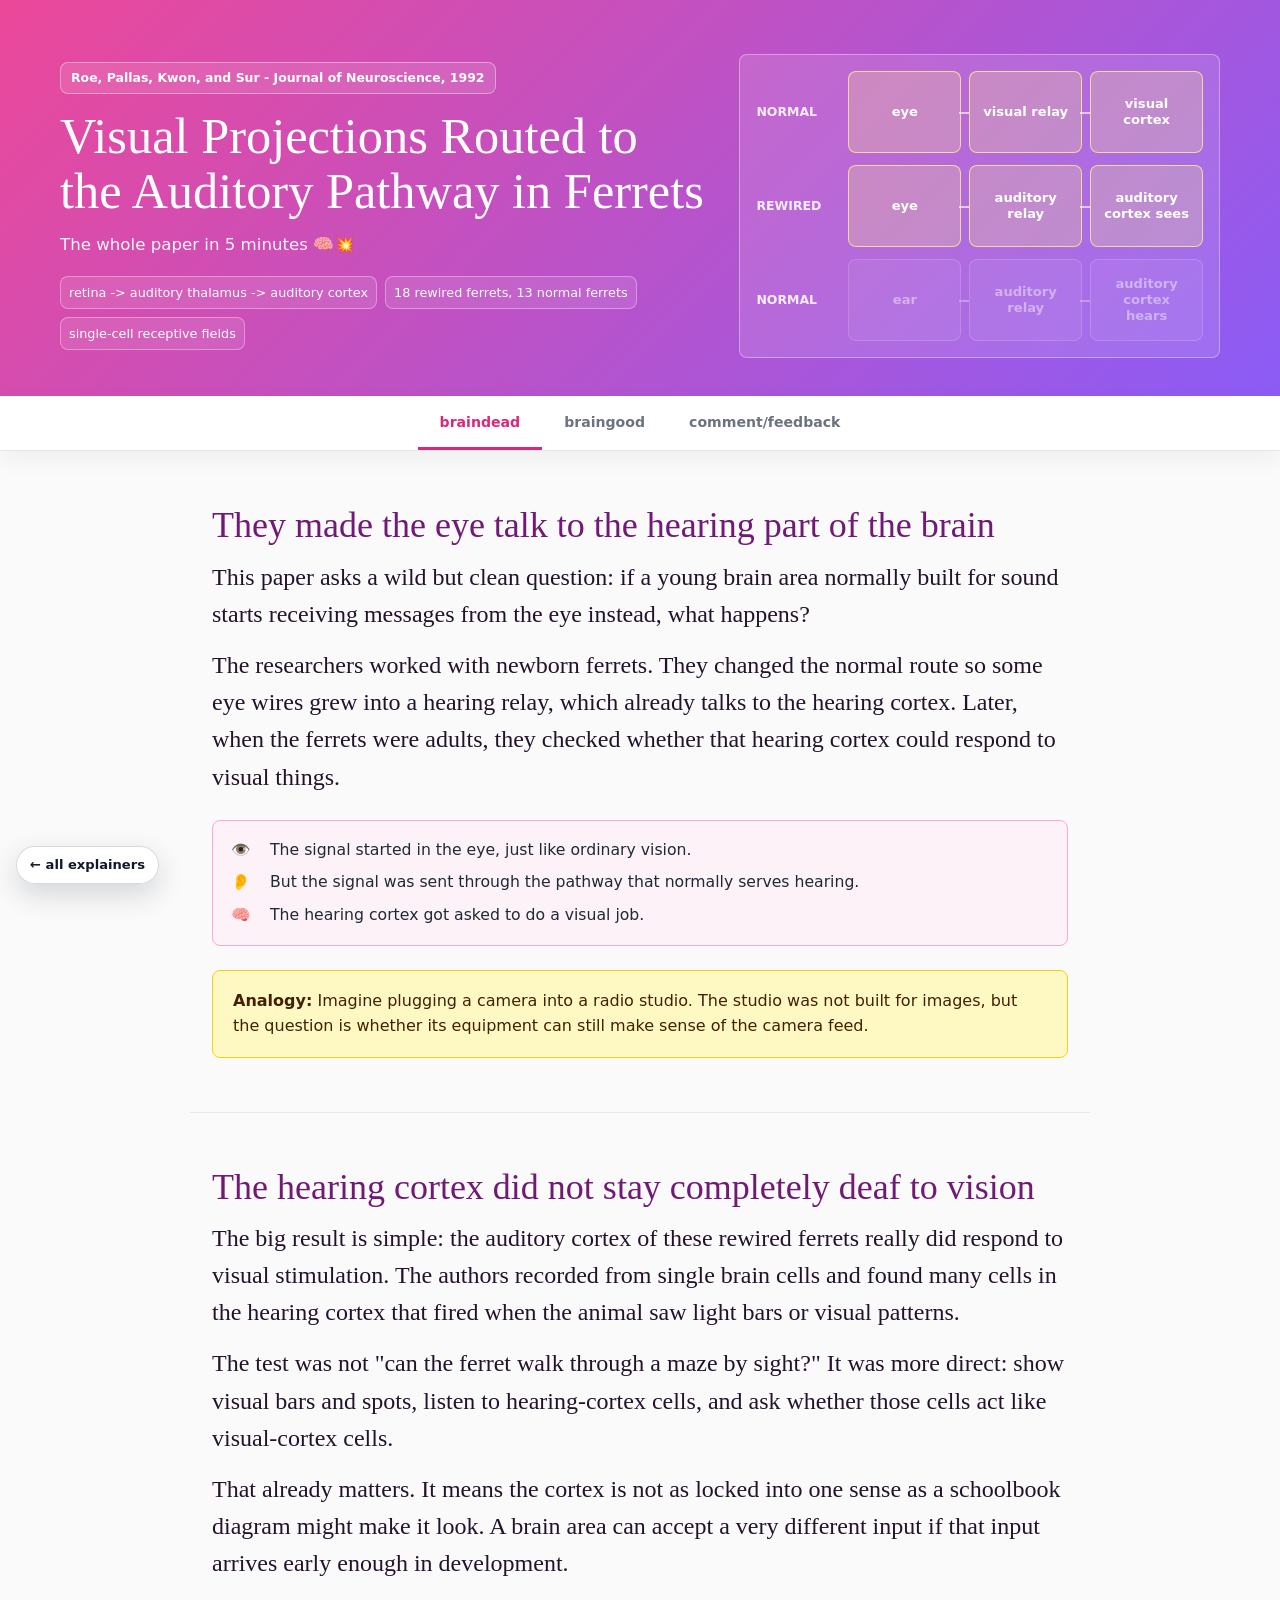
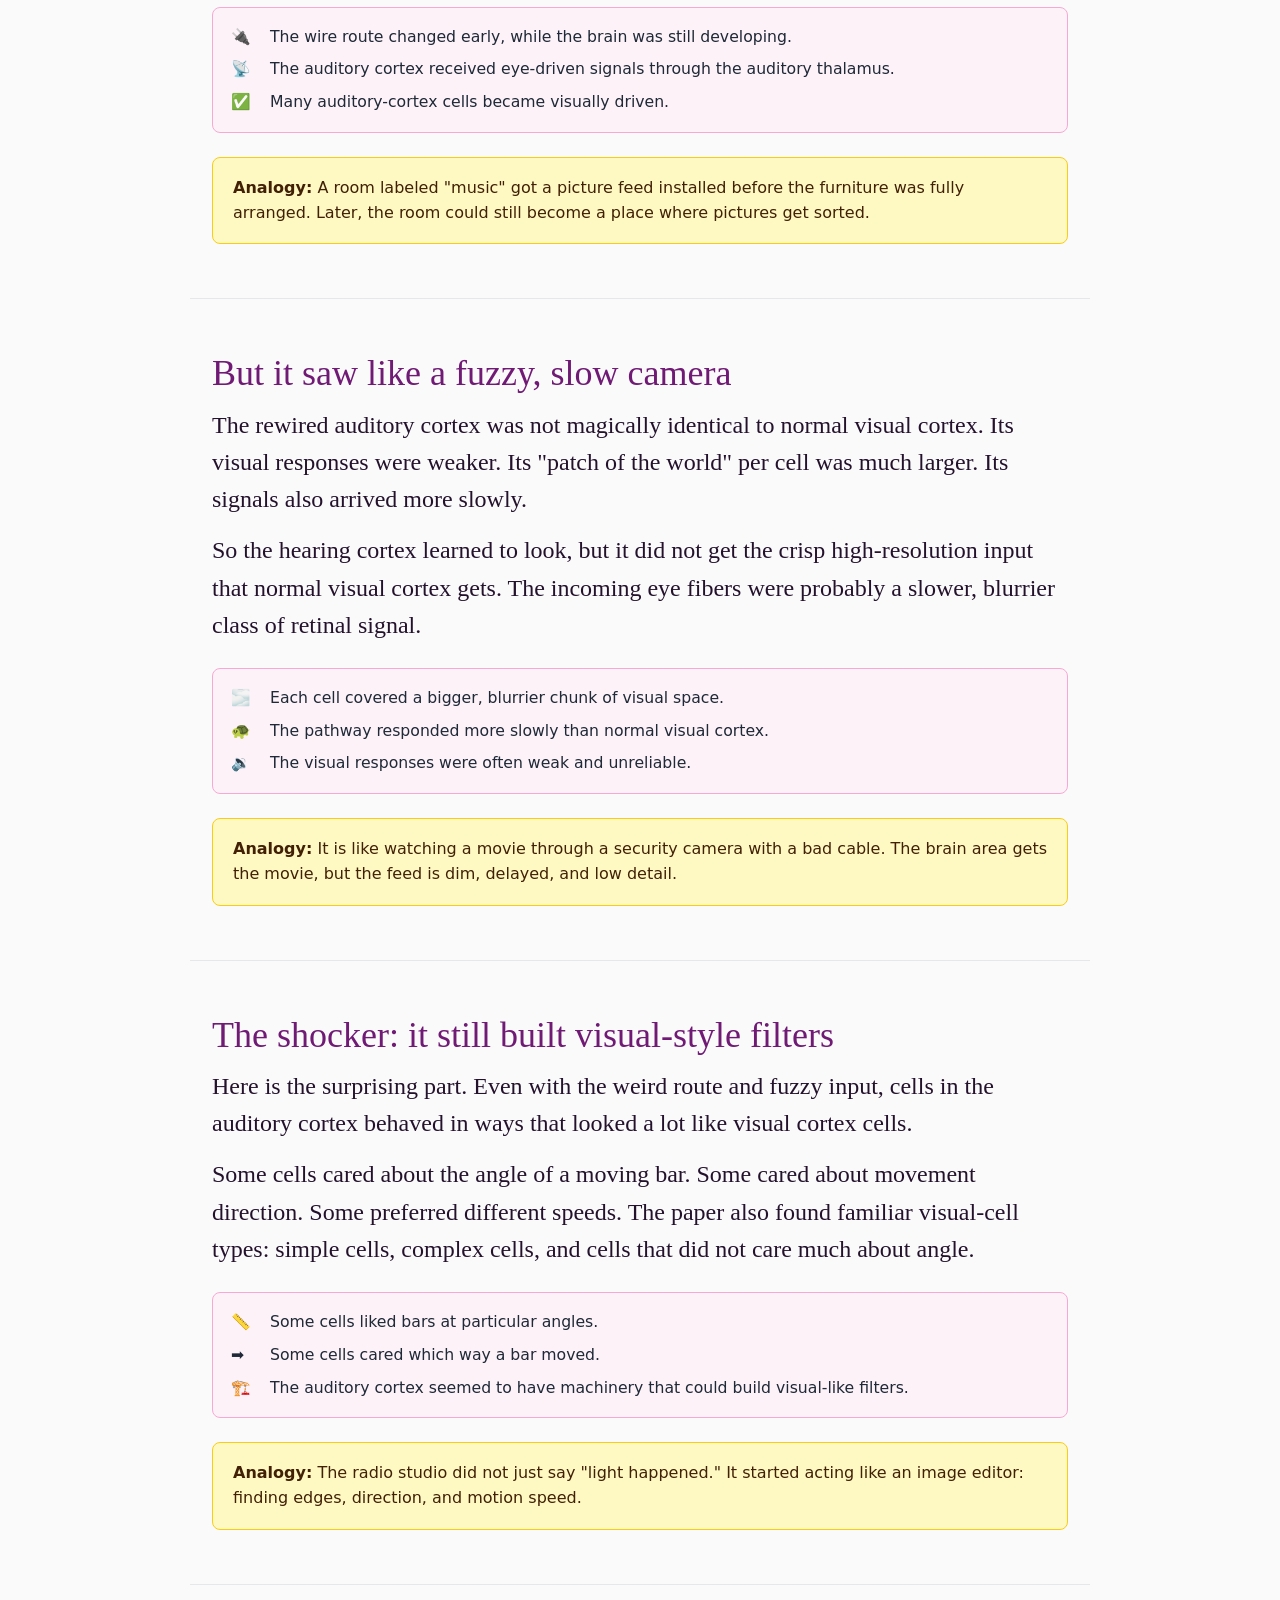
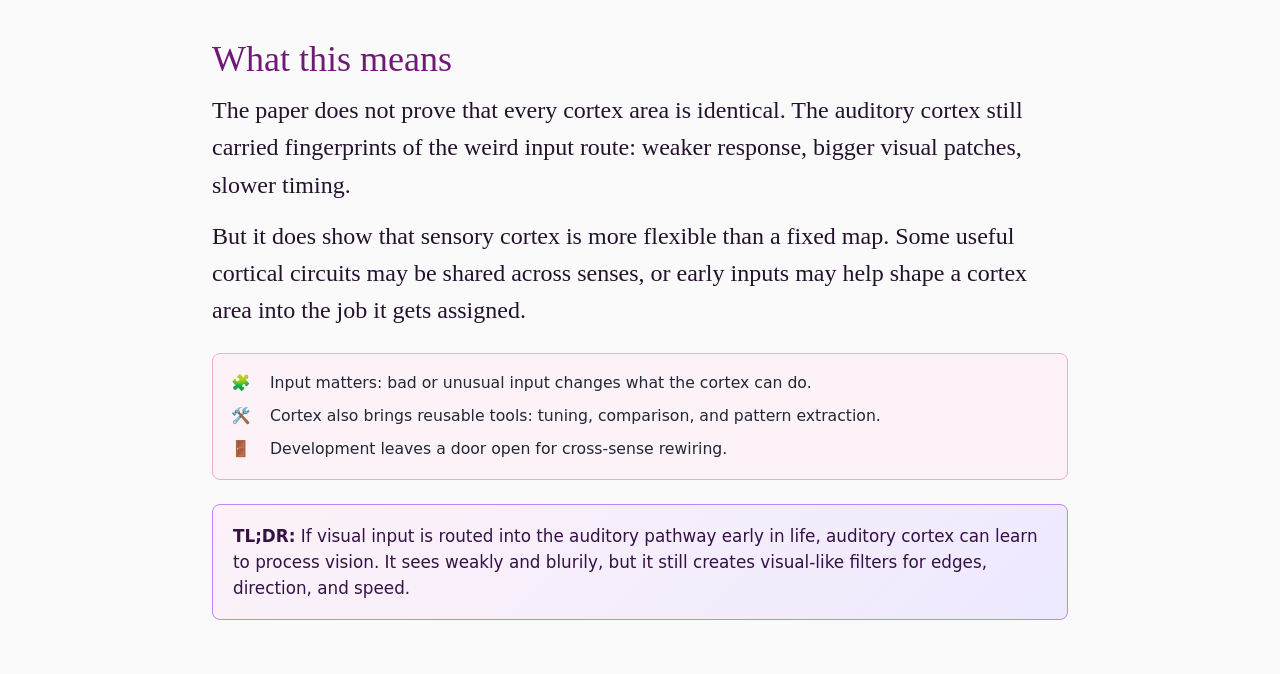
<file: papers/roe-1992-rewired-ferrets/index.html>
<!DOCTYPE html>
<html lang="en">
<head>
  <meta charset="UTF-8">
  <meta name="viewport" content="width=device-width, initial-scale=1.0">
  <title>Roe et al. 1992 Rewired Ferrets - Interactive Explainer</title>
  <style>
    :root {
      --blue: #2563eb;
      --blue-light: #dbeafe;
      --blue-dark: #1e40af;
      --gray: #6b7280;
      --gray-light: #f3f4f6;
      --gray-dark: #1f2937;
      --green: #059669;
      --green-light: #d1fae5;
      --red: #dc2626;
      --red-light: #fee2e2;
      --orange: #d97706;
      --orange-light: #fef3c7;
      --purple: #7c3aed;
      --purple-light: #ede9fe;
      --teal: #0d9488;
      --teal-light: #ccfbf1;
      --pink: #db2777;
      --pink-light: #fce7f3;
      --ink: #111827;
      --paper: #ffffff;
      --body: #fafafa;
      --line: #e5e7eb;
      --navy: #10233f;
      --radius: 8px;
    }

    * {
      box-sizing: border-box;
    }

    html {
      scroll-behavior: smooth;
    }

    body {
      margin: 0;
      background: var(--body);
      color: var(--gray-dark);
      font-family: Georgia, "Times New Roman", serif;
      line-height: 1.65;
      letter-spacing: 0;
    }

    body.mode-normal {
      background: #f6f8fb;
    }

    body.mode-feedback {
      background: #fff7ed;
    }

    button,
    input {
      font: inherit;
    }

    button {
      font-family: system-ui, -apple-system, BlinkMacSystemFont, "Segoe UI", sans-serif;
    }

    a {
      color: var(--blue);
    }

    .hero {
      color: white;
      background: linear-gradient(135deg, #ec4899 0%, #8b5cf6 100%);
      padding: 54px 22px 38px;
      transition: background 0.2s ease;
    }

    body.mode-normal .hero {
      background: linear-gradient(135deg, #071827 0%, #14345b 56%, #0f766e 100%);
    }

    body.mode-feedback .hero {
      background: linear-gradient(135deg, #292524 0%, #7c2d12 100%);
    }

    .hero-inner {
      max-width: 1160px;
      margin: 0 auto;
      display: grid;
      grid-template-columns: minmax(0, 1fr) minmax(330px, 0.74fr);
      gap: 30px;
      align-items: center;
    }

    .hero-kicker {
      display: inline-block;
      border: 1px solid rgba(255,255,255,0.38);
      border-radius: var(--radius);
      background: rgba(255,255,255,0.12);
      padding: 5px 10px;
      margin-bottom: 15px;
      font-family: system-ui, -apple-system, BlinkMacSystemFont, "Segoe UI", sans-serif;
      font-size: 0.78rem;
      font-weight: 750;
    }

    .hero h1 {
      margin: 0 0 14px;
      font-size: clamp(2rem, 5vw, 3.15rem);
      line-height: 1.08;
      font-weight: 500;
      letter-spacing: 0;
      max-width: 820px;
    }

    .hero-subtitle {
      margin: 0 0 18px;
      max-width: 780px;
      font-family: system-ui, -apple-system, BlinkMacSystemFont, "Segoe UI", sans-serif;
      font-size: 1.04rem;
      line-height: 1.55;
      opacity: 0.95;
    }

    .hero-meta {
      display: flex;
      flex-wrap: wrap;
      gap: 8px;
      font-family: system-ui, -apple-system, BlinkMacSystemFont, "Segoe UI", sans-serif;
      font-size: 0.8rem;
    }

    .hero-meta span {
      display: inline-flex;
      border: 1px solid rgba(255,255,255,0.34);
      border-radius: var(--radius);
      padding: 5px 8px;
      background: rgba(255,255,255,0.1);
    }

    .hero-visual {
      border: 1px solid rgba(255,255,255,0.36);
      border-radius: var(--radius);
      background: rgba(255,255,255,0.12);
      padding: 16px;
      min-height: 280px;
      font-family: system-ui, -apple-system, BlinkMacSystemFont, "Segoe UI", sans-serif;
      overflow: hidden;
    }

    .wire-board {
      display: grid;
      gap: 12px;
    }

    .wire-row {
      display: grid;
      grid-template-columns: 84px 1fr 1fr 1fr;
      gap: 8px;
      align-items: center;
    }

    .wire-label {
      font-size: 0.78rem;
      font-weight: 800;
      text-transform: uppercase;
      color: rgba(255,255,255,0.88);
    }

    .wire-node {
      position: relative;
      min-height: 82px;
      display: grid;
      place-items: center;
      text-align: center;
      border: 1px solid rgba(255,255,255,0.34);
      border-radius: var(--radius);
      background: rgba(255,255,255,0.13);
      padding: 10px;
      font-size: 0.82rem;
      font-weight: 750;
      line-height: 1.2;
    }

    .wire-node::after {
      content: "";
      position: absolute;
      right: -9px;
      top: 50%;
      width: 10px;
      border-top: 2px solid rgba(255,255,255,0.64);
    }

    .wire-node:last-child::after {
      display: none;
    }

    .wire-node.muted {
      opacity: 0.48;
    }

    .wire-node.hot {
      background: rgba(254,240,138,0.24);
      border-color: rgba(254,240,138,0.78);
    }

    .tab-bar {
      position: sticky;
      top: 0;
      z-index: 40;
      display: flex;
      justify-content: center;
      gap: 0;
      background: rgba(255,255,255,0.96);
      border-bottom: 1px solid var(--line);
      box-shadow: 0 8px 24px rgba(15,23,42,0.05);
      overflow-x: auto;
    }

    .tab-btn {
      border: 0;
      border-bottom: 3px solid transparent;
      background: transparent;
      color: var(--gray);
      cursor: pointer;
      padding: 15px 22px 13px;
      font-size: 0.88rem;
      font-weight: 800;
      white-space: nowrap;
    }

    .tab-btn.active {
      color: var(--pink);
      border-bottom-color: var(--pink);
    }

    body.mode-normal .tab-btn.active {
      color: var(--teal);
      border-bottom-color: var(--teal);
    }

    body.mode-feedback .tab-btn.active {
      color: var(--orange);
      border-bottom-color: var(--orange);
    }

    .tab-content {
      display: none;
    }

    .tab-content.active {
      display: block;
    }

    section {
      padding: 54px 22px;
      border-bottom: 1px solid var(--line);
    }

    section:last-child {
      border-bottom: 0;
    }

    .section-inner,
    .ez-section,
    .feedback-section {
      max-width: 1060px;
      margin: 0 auto;
    }

    .narrow {
      max-width: 850px;
    }

    h2,
    h3,
    h4,
    p {
      margin-top: 0;
    }

    h2 {
      margin-bottom: 12px;
      color: var(--ink);
      font-size: clamp(1.55rem, 3vw, 2.25rem);
      line-height: 1.15;
      font-weight: 500;
      letter-spacing: 0;
    }

    h3 {
      margin-bottom: 8px;
      color: var(--ink);
      font-family: system-ui, -apple-system, BlinkMacSystemFont, "Segoe UI", sans-serif;
      font-size: 1.04rem;
      line-height: 1.25;
    }

    h4 {
      margin-bottom: 8px;
      color: var(--ink);
      font-family: system-ui, -apple-system, BlinkMacSystemFont, "Segoe UI", sans-serif;
      font-size: 0.95rem;
    }

    p {
      font-size: 1.03rem;
      margin-bottom: 14px;
    }

    .section-label {
      margin-bottom: 7px;
      color: var(--teal);
      font-family: system-ui, -apple-system, BlinkMacSystemFont, "Segoe UI", sans-serif;
      font-size: 0.76rem;
      font-weight: 850;
      letter-spacing: 0.08em;
      text-transform: uppercase;
    }

    .section-note {
      max-width: 820px;
      color: var(--gray);
      font-family: system-ui, -apple-system, BlinkMacSystemFont, "Segoe UI", sans-serif;
      font-size: 0.95rem;
      line-height: 1.55;
    }

    .ez-section {
      max-width: 900px;
    }

    .ez-section h2 {
      color: #701a75;
    }

    .ez-big {
      font-size: clamp(1.18rem, 2.2vw, 1.5rem);
      line-height: 1.55;
      color: #24122d;
    }

    .ez-emoji-block {
      display: grid;
      gap: 10px;
      margin: 24px 0;
      padding: 18px;
      border: 1px solid #f9a8d4;
      border-radius: var(--radius);
      background: #fdf2f8;
      font-family: system-ui, -apple-system, BlinkMacSystemFont, "Segoe UI", sans-serif;
    }

    .ez-emoji-block div {
      display: grid;
      grid-template-columns: 30px 1fr;
      gap: 9px;
      align-items: start;
      font-size: 0.98rem;
      line-height: 1.45;
    }

    .ez-analogy,
    .ez-tldr,
    .callout {
      border-radius: var(--radius);
      padding: 18px 20px;
      margin: 24px 0 0;
      font-family: system-ui, -apple-system, BlinkMacSystemFont, "Segoe UI", sans-serif;
      line-height: 1.55;
    }

    .ez-analogy {
      border: 1px solid #facc15;
      background: #fef9c3;
      color: #422006;
    }

    .ez-tldr {
      border: 1px solid #c084fc;
      background: linear-gradient(135deg, #fdf2f8 0%, #ede9fe 100%);
      color: #351145;
      font-size: 1.05rem;
    }

    .callout {
      border-left: 4px solid var(--blue);
      background: var(--blue-light);
      color: #102033;
    }

    .callout.green {
      border-left-color: var(--green);
      background: var(--green-light);
    }

    .callout.orange {
      border-left-color: var(--orange);
      background: var(--orange-light);
    }

    .callout.purple {
      border-left-color: var(--purple);
      background: var(--purple-light);
    }

    .cards {
      display: grid;
      grid-template-columns: repeat(auto-fit, minmax(220px, 1fr));
      gap: 14px;
      margin-top: 24px;
    }

    .card,
    .concept-card,
    .stat-box,
    .quiz-box,
    .evidence-frame,
    .teaching-board,
    .control-panel {
      border: 1px solid var(--line);
      border-radius: var(--radius);
      background: var(--paper);
    }

    .card,
    .concept-card,
    .stat-box {
      padding: 18px;
    }

    .card p,
    .concept-card p,
    .stat-box p {
      color: var(--gray);
      font-family: system-ui, -apple-system, BlinkMacSystemFont, "Segoe UI", sans-serif;
      font-size: 0.9rem;
      line-height: 1.5;
      margin-bottom: 0;
    }

    .concept-card {
      cursor: pointer;
      transition: border-color 0.18s, box-shadow 0.18s;
    }

    .concept-card:hover,
    .concept-card.open {
      border-color: var(--teal);
      box-shadow: 0 10px 24px rgba(13,148,136,0.1);
    }

    .card-detail {
      display: none;
      margin-top: 12px;
      padding-top: 12px;
      border-top: 1px solid var(--line);
      color: var(--gray-dark);
      font-family: system-ui, -apple-system, BlinkMacSystemFont, "Segoe UI", sans-serif;
      font-size: 0.9rem;
      line-height: 1.52;
    }

    .concept-card.open .card-detail {
      display: block;
    }

    .hint {
      display: inline-block;
      margin-top: 10px;
      color: var(--teal);
      font-family: system-ui, -apple-system, BlinkMacSystemFont, "Segoe UI", sans-serif;
      font-size: 0.78rem;
      font-weight: 750;
    }

    .stats {
      display: grid;
      grid-template-columns: repeat(auto-fit, minmax(150px, 1fr));
      gap: 12px;
      margin: 24px 0;
    }

    .stat-box {
      min-height: 116px;
    }

    .stat-value {
      display: block;
      color: var(--navy);
      font-family: system-ui, -apple-system, BlinkMacSystemFont, "Segoe UI", sans-serif;
      font-size: 1.7rem;
      font-weight: 850;
      line-height: 1.1;
    }

    .stat-label {
      display: block;
      margin-top: 6px;
      color: var(--gray);
      font-family: system-ui, -apple-system, BlinkMacSystemFont, "Segoe UI", sans-serif;
      font-size: 0.82rem;
      line-height: 1.35;
    }

    .viz-flow {
      display: grid;
      grid-template-columns: repeat(5, minmax(145px, 1fr));
      gap: 10px;
      margin: 24px 0 10px;
      align-items: stretch;
    }

    .viz-stage {
      position: relative;
      display: grid;
      gap: 9px;
      min-height: 245px;
      padding: 14px;
      border: 1px solid var(--line);
      border-radius: var(--radius);
      background: white;
      font-family: system-ui, -apple-system, BlinkMacSystemFont, "Segoe UI", sans-serif;
    }

    .viz-stage::after {
      content: "->";
      position: absolute;
      right: -12px;
      top: 50%;
      transform: translateY(-50%);
      color: var(--teal);
      font-weight: 900;
      background: #f6f8fb;
      padding: 0 2px;
    }

    .viz-stage:last-child::after {
      display: none;
    }

    .stage-label {
      color: var(--navy);
      font-size: 0.9rem;
      font-weight: 850;
    }

    .mini {
      min-height: 86px;
      border: 1px solid #d6dee8;
      border-radius: var(--radius);
      background: #f8fafc;
      overflow: hidden;
    }

    .mini-eye {
      position: relative;
      display: grid;
      place-items: center;
    }

    .mini-eye::before {
      content: "";
      width: 84px;
      height: 48px;
      border: 3px solid #334155;
      border-radius: 50%;
      background: radial-gradient(circle at 50% 50%, #111827 0 9%, #67e8f9 10% 22%, white 23% 100%);
    }

    .mini-axon,
    .mini-cortex {
      position: relative;
      background:
        linear-gradient(90deg, rgba(20,52,91,0.12), rgba(13,148,136,0.12)),
        repeating-linear-gradient(90deg, transparent 0 16px, rgba(37,99,235,0.16) 17px 19px);
    }

    .mini-axon::before {
      content: "";
      position: absolute;
      left: 12px;
      right: 12px;
      top: 42px;
      height: 8px;
      border-radius: 999px;
      background: linear-gradient(90deg, #ec4899, #14b8a6);
    }

    .mini-thalamus {
      position: relative;
      display: grid;
      grid-template-columns: repeat(2, 1fr);
      gap: 8px;
      padding: 12px;
    }

    .mini-thalamus span {
      display: grid;
      place-items: center;
      border-radius: var(--radius);
      background: #e0f2fe;
      color: #075985;
      font-size: 0.72rem;
      font-weight: 850;
    }

    .mini-cortex {
      display: grid;
      grid-template-columns: repeat(4, 1fr);
      gap: 5px;
      padding: 10px;
    }

    .mini-cortex span {
      border-radius: 5px;
      background: linear-gradient(180deg, #ffffff, #cbd5e1);
      border: 1px solid #94a3b8;
    }

    .mini-bars {
      display: grid;
      align-items: end;
      grid-template-columns: repeat(7, 1fr);
      gap: 5px;
      padding: 14px;
    }

    .mini-bars span {
      display: block;
      border-radius: 4px 4px 0 0;
      background: var(--teal);
    }

    .stage-lines {
      color: var(--gray);
      font-size: 0.78rem;
      line-height: 1.42;
    }

    .stage-lines strong {
      color: var(--gray-dark);
    }

    .control-panel {
      padding: 18px;
      margin: 24px 0;
      font-family: system-ui, -apple-system, BlinkMacSystemFont, "Segoe UI", sans-serif;
    }

    .segmented {
      display: inline-flex;
      gap: 4px;
      padding: 4px;
      border: 1px solid var(--line);
      border-radius: var(--radius);
      background: var(--gray-light);
      flex-wrap: wrap;
    }

    .segmented button,
    .primary-btn,
    .quiz-options button {
      border: 1px solid transparent;
      border-radius: var(--radius);
      background: white;
      color: var(--gray-dark);
      cursor: pointer;
      font-weight: 750;
    }

    .segmented button {
      padding: 8px 12px;
      font-size: 0.84rem;
    }

    .segmented button.active {
      background: var(--teal);
      color: white;
    }

    .pathway-board {
      display: grid;
      grid-template-columns: minmax(260px, 0.8fr) minmax(0, 1.2fr);
      gap: 18px;
      align-items: stretch;
      margin-top: 18px;
    }

    .pathway-map {
      position: relative;
      min-height: 360px;
      border: 1px solid var(--line);
      border-radius: var(--radius);
      background: linear-gradient(180deg, #ffffff 0%, #eef6f8 100%);
      overflow: hidden;
    }

    .brain-shell {
      position: absolute;
      inset: 30px 18px 28px;
      border: 2px solid #b6c4d2;
      border-radius: 50% 45% 42% 48%;
      background: radial-gradient(circle at 40% 42%, rgba(13,148,136,0.14), transparent 35%),
                  radial-gradient(circle at 70% 56%, rgba(37,99,235,0.13), transparent 34%),
                  #fff;
    }

    .brain-area {
      position: absolute;
      display: grid;
      place-items: center;
      min-width: 72px;
      min-height: 48px;
      border: 1px solid #94a3b8;
      border-radius: var(--radius);
      background: white;
      color: var(--navy);
      font-size: 0.78rem;
      font-weight: 850;
      text-align: center;
      line-height: 1.2;
      padding: 6px;
      font-family: system-ui, -apple-system, BlinkMacSystemFont, "Segoe UI", sans-serif;
    }

    .area-retina { left: 22px; top: 150px; }
    .area-lgn { left: 122px; top: 82px; }
    .area-mgn { left: 142px; top: 214px; }
    .area-v1 { right: 22px; top: 84px; }
    .area-a1 { right: 28px; top: 222px; }

    .route {
      position: absolute;
      height: 4px;
      border-radius: 999px;
      background: #cbd5e1;
      transform-origin: left center;
      opacity: 0.42;
    }

    .route.hot {
      background: linear-gradient(90deg, #ec4899, #14b8a6);
      opacity: 1;
      box-shadow: 0 0 14px rgba(20,184,166,0.25);
    }

    .route.r1 { left: 92px; top: 166px; width: 96px; transform: rotate(-42deg); }
    .route.r2 { left: 190px; top: 106px; width: 118px; transform: rotate(2deg); }
    .route.r3 { left: 92px; top: 176px; width: 110px; transform: rotate(36deg); }
    .route.r4 { left: 206px; top: 240px; width: 116px; transform: rotate(2deg); }

    .pathway-copy {
      display: grid;
      gap: 14px;
      align-content: start;
    }

    .pathway-copy .card {
      padding: 16px;
    }

    .comparison-grid {
      display: grid;
      grid-template-columns: minmax(260px, 0.78fr) minmax(0, 1.22fr);
      gap: 18px;
      margin-top: 24px;
      align-items: start;
    }

    .evidence-frame {
      padding: 12px;
      background: white;
    }

    .evidence-frame img {
      display: block;
      width: 100%;
      max-height: 780px;
      object-fit: contain;
      background: white;
    }

    .caption {
      display: block;
      margin-top: 10px;
      color: var(--gray);
      font-family: system-ui, -apple-system, BlinkMacSystemFont, "Segoe UI", sans-serif;
      font-size: 0.78rem;
      line-height: 1.4;
    }

    .result-board {
      display: grid;
      gap: 12px;
    }

    .result-row {
      display: grid;
      grid-template-columns: minmax(110px, 0.45fr) minmax(0, 1fr);
      gap: 12px;
      padding: 14px;
      border: 1px solid var(--line);
      border-radius: var(--radius);
      background: white;
      font-family: system-ui, -apple-system, BlinkMacSystemFont, "Segoe UI", sans-serif;
    }

    @media (min-width: 900px) {
      .result-row {
        padding-right: 138px;
      }
    }

    .result-row.active {
      border-color: var(--teal);
      box-shadow: 0 10px 24px rgba(13,148,136,0.1);
    }

    .evidence-check-grid {
      display: grid;
      grid-template-columns: repeat(2, minmax(0, 1fr));
      gap: 16px;
      margin-top: 22px;
      align-items: stretch;
    }

    .evidence-check {
      display: grid;
      gap: 14px;
      padding: 18px;
      border: 1px solid var(--line);
      border-radius: var(--radius);
      background: white;
    }

    .check-mini-flow {
      display: grid;
      grid-template-columns: repeat(3, minmax(0, 1fr));
      gap: 8px;
      align-items: stretch;
      font-family: system-ui, -apple-system, BlinkMacSystemFont, "Segoe UI", sans-serif;
    }

    .check-node {
      position: relative;
      min-height: 96px;
      display: grid;
      place-items: center;
      border: 1px solid #dbe3ef;
      border-radius: 14px;
      background: #f8fafc;
      color: var(--navy);
      font-size: 0.78rem;
      font-weight: 850;
      text-align: center;
      line-height: 1.25;
      padding: 10px;
    }

    .check-node::after {
      content: "";
      position: absolute;
      right: -10px;
      top: 50%;
      width: 12px;
      border-top: 2px solid var(--teal);
    }

    .check-node:last-child::after {
      display: none;
    }

    .stimulus-node {
      background:
        linear-gradient(90deg, transparent 49%, rgba(15,23,42,0.12) 50%, transparent 51%),
        linear-gradient(0deg, transparent 49%, rgba(15,23,42,0.12) 50%, transparent 51%),
        white;
    }

    .stimulus-node span {
      display: block;
      width: 10px;
      height: 58px;
      border-radius: 999px;
      background: rgba(15,23,42,0.78);
      transform: rotate(35deg);
    }

    .spike-node {
      display: flex;
      align-items: end;
      justify-content: center;
      gap: 5px;
    }

    .spike-node span {
      display: block;
      width: 6px;
      border-radius: 999px 999px 0 0;
      background: var(--teal);
    }

    .compare-node {
      grid-template-columns: 1fr;
      gap: 6px;
    }

    .compare-chip {
      display: block;
      width: 100%;
      border-radius: 999px;
      background: #dbeafe;
      color: #1e40af;
      padding: 5px 7px;
      font-size: 0.72rem;
    }

    .control-list {
      display: grid;
      gap: 9px;
      font-family: system-ui, -apple-system, BlinkMacSystemFont, "Segoe UI", sans-serif;
    }

    .control-row {
      display: grid;
      grid-template-columns: 28px 1fr;
      gap: 9px;
      align-items: start;
      padding: 10px;
      border: 1px solid #e5e7eb;
      border-radius: 14px;
      background: #f8fafc;
    }

    .control-dot {
      display: grid;
      place-items: center;
      width: 28px;
      height: 28px;
      border-radius: 999px;
      background: var(--teal-light);
      color: var(--teal);
      font-size: 0.76rem;
      font-weight: 900;
    }

    .control-row p {
      margin: 2px 0 0;
      color: var(--gray);
      font-size: 0.86rem;
      line-height: 1.45;
    }

    .result-name {
      color: var(--navy);
      font-weight: 850;
    }

    .meter {
      display: grid;
      gap: 7px;
    }

    .meter-line {
      display: grid;
      grid-template-columns: 52px 1fr 52px;
      gap: 8px;
      align-items: center;
      color: var(--gray);
      font-size: 0.78rem;
    }

    .bar-track {
      height: 12px;
      border-radius: 999px;
      background: #e5e7eb;
      overflow: hidden;
    }

    .bar-fill {
      height: 100%;
      border-radius: 999px;
      background: var(--teal);
    }

    .bar-fill.v1 {
      background: var(--blue);
    }

    .teaching-board {
      margin-top: 24px;
      padding: 18px;
    }

    .rf-demo {
      display: grid;
      grid-template-columns: minmax(260px, 0.78fr) minmax(260px, 1fr);
      gap: 20px;
      align-items: center;
    }

    .visual-field {
      position: relative;
      min-height: 320px;
      border: 1px solid #cbd5e1;
      border-radius: var(--radius);
      background:
        linear-gradient(90deg, transparent 49%, rgba(15,23,42,0.16) 50%, transparent 51%),
        linear-gradient(0deg, transparent 49%, rgba(15,23,42,0.16) 50%, transparent 51%),
        repeating-linear-gradient(90deg, rgba(15,23,42,0.04) 0 1px, transparent 1px 36px),
        repeating-linear-gradient(0deg, rgba(15,23,42,0.04) 0 1px, transparent 1px 36px),
      #ffffff;
      overflow: hidden;
    }

    .screen-label {
      position: absolute;
      left: 14px;
      top: 12px;
      z-index: 2;
      border-radius: 999px;
      background: rgba(255,255,255,0.92);
      padding: 5px 10px;
      color: var(--gray);
      font-size: 0.74rem;
      font-weight: 800;
      text-transform: uppercase;
      letter-spacing: 0.08em;
    }

    .stimulus-bar {
      position: absolute;
      width: 10px;
      height: 96px;
      border-radius: 999px;
      background: rgba(15,23,42,0.72);
      transform: rotate(28deg);
      box-shadow: 70px 34px 0 rgba(15,23,42,0.14), -62px -26px 0 rgba(15,23,42,0.12);
    }

    .stimulus-bar.one { left: 40%; top: 36%; }
    .stimulus-bar.two { left: 63%; top: 48%; opacity: 0.72; }

    .field-dot {
      position: absolute;
      border-radius: 50%;
      transform: translate(-50%, -50%);
      display: grid;
      place-items: center;
      color: white;
      font-family: system-ui, -apple-system, BlinkMacSystemFont, "Segoe UI", sans-serif;
      font-size: 0.75rem;
      font-weight: 850;
      text-align: center;
    }

    .field-dot.v1 {
      left: 42%;
      top: 48%;
      width: 42px;
      height: 42px;
      background: rgba(37,99,235,0.9);
    }

    .field-dot.a1 {
      left: 62%;
      top: 54%;
      width: 118px;
      height: 118px;
      background: rgba(13,148,136,0.78);
      box-shadow: 0 0 0 16px rgba(13,148,136,0.12);
    }

    .rf-controls {
      display: grid;
      gap: 14px;
      font-family: system-ui, -apple-system, BlinkMacSystemFont, "Segoe UI", sans-serif;
    }

    .slider-row {
      display: grid;
      gap: 6px;
    }

    .slider-row label {
      display: flex;
      justify-content: space-between;
      gap: 12px;
      color: var(--gray-dark);
      font-size: 0.88rem;
      font-weight: 760;
    }

    .rf-practice-board {
      display: grid;
      gap: 10px;
    }

    .rf-practice-step {
      display: grid;
      grid-template-columns: 118px 1fr;
      gap: 12px;
      align-items: center;
      border: 1px solid #e5e7eb;
      border-radius: 16px;
      background: #f8fafc;
      padding: 10px;
    }

    .rf-practice-step strong {
      color: var(--navy);
      font-size: 0.84rem;
    }

    .rf-practice-step p {
      margin: 0;
      color: var(--gray);
      font-size: 0.88rem;
    }

    .rf-resolution-step {
      display: grid;
      gap: 12px;
      border: 1px solid rgba(13,148,136,0.28);
      border-radius: 16px;
      background: #f0fdfa;
      padding: 12px;
    }

    .rf-resolution-step p {
      margin: 0;
      color: var(--gray-dark);
      font-size: 0.9rem;
    }

    .rf-resolution-step strong {
      color: var(--navy);
    }

    .resolution-compare {
      display: grid;
      grid-template-columns: repeat(2, minmax(0, 1fr));
      gap: 10px;
    }

    .resolution-card {
      min-height: 96px;
      border: 1px solid #dbe3ef;
      border-radius: 14px;
      background:
        repeating-linear-gradient(90deg, transparent 0 17px, rgba(15,23,42,0.05) 17px 18px),
        repeating-linear-gradient(0deg, transparent 0 17px, rgba(15,23,42,0.05) 17px 18px),
        white;
      position: relative;
      overflow: hidden;
      padding: 8px;
    }

    .resolution-card::before,
    .resolution-card::after {
      content: "";
      position: absolute;
      top: 28px;
      width: 7px;
      height: 44px;
      border-radius: 999px;
      background: rgba(15,23,42,0.72);
      transform: rotate(28deg);
      z-index: 2;
    }

    .resolution-card::before { left: 42%; }
    .resolution-card::after { left: 55%; }

    .resolution-patch {
      position: absolute;
      left: 50%;
      top: 50%;
      border-radius: 50%;
      transform: translate(-50%, -50%);
      z-index: 1;
    }

    .resolution-card.v1 .resolution-patch {
      width: 34px;
      height: 34px;
      background: rgba(37,99,235,0.2);
      border: 2px solid rgba(37,99,235,0.85);
      box-shadow: -28px 0 0 -2px rgba(37,99,235,0.2), -28px 0 0 0 rgba(37,99,235,0.85);
    }

    .resolution-card.a1 .resolution-patch {
      width: 86px;
      height: 86px;
      background: rgba(13,148,136,0.18);
      border: 2px solid rgba(13,148,136,0.9);
    }

    .resolution-card span {
      position: relative;
      z-index: 3;
      display: inline-block;
      border-radius: 999px;
      background: rgba(255,255,255,0.9);
      padding: 4px 8px;
      color: var(--navy);
      font-size: 0.74rem;
      font-weight: 850;
    }

    .rf-mini-screen,
    .rf-mini-pool,
    .rf-mini-output {
      min-height: 72px;
      border-radius: 12px;
      position: relative;
      overflow: hidden;
      background: white;
      border: 1px solid #dbe3ef;
    }

    .rf-mini-screen::before {
      content: "";
      position: absolute;
      inset: 0;
      background:
        linear-gradient(90deg, transparent 49%, rgba(15,23,42,0.12) 50%, transparent 51%),
        linear-gradient(0deg, transparent 49%, rgba(15,23,42,0.12) 50%, transparent 51%),
        repeating-linear-gradient(90deg, transparent 0 17px, rgba(15,23,42,0.05) 17px 18px),
        repeating-linear-gradient(0deg, transparent 0 17px, rgba(15,23,42,0.05) 17px 18px);
    }

    .rf-mini-screen span {
      position: absolute;
      left: 48%;
      top: 13px;
      width: 8px;
      height: 46px;
      border-radius: 999px;
      background: rgba(15,23,42,0.76);
      transform: rotate(28deg);
    }

    .rf-mini-pool .mini-field {
      position: absolute;
      left: 50%;
      top: 50%;
      border-radius: 50%;
      transform: translate(-50%, -50%);
    }

    .rf-mini-pool .mini-field.v1 {
      width: 24px;
      height: 24px;
      background: rgba(37,99,235,0.82);
    }

    .rf-mini-pool .mini-field.a1 {
      width: 66px;
      height: 66px;
      border: 2px solid rgba(13,148,136,0.95);
      background: rgba(13,148,136,0.16);
    }

    .rf-mini-output {
      display: grid;
      place-items: center;
      padding: 8px;
      color: var(--navy);
      font-size: 0.82rem;
      font-weight: 850;
      text-align: center;
    }

    .rf-mini-output span {
      color: var(--teal);
      font-size: 1.1rem;
    }

    input[type="range"] {
      width: 100%;
      accent-color: var(--teal);
    }

    .figure-pair {
      display: grid;
      grid-template-columns: repeat(2, minmax(0, 1fr));
      gap: 16px;
      margin-top: 22px;
      align-items: start;
    }

    .interpret-grid {
      display: grid;
      grid-template-columns: minmax(260px, 0.9fr) minmax(260px, 1.1fr);
      gap: 18px;
      margin-top: 22px;
      align-items: start;
    }

    .hypothesis-table {
      width: 100%;
      border-collapse: collapse;
      background: white;
      border: 1px solid var(--line);
      border-radius: var(--radius);
      overflow: hidden;
      font-family: system-ui, -apple-system, BlinkMacSystemFont, "Segoe UI", sans-serif;
      font-size: 0.9rem;
    }

    .hypothesis-table th,
    .hypothesis-table td {
      padding: 12px;
      border-bottom: 1px solid var(--line);
      text-align: left;
      vertical-align: top;
    }

    .hypothesis-table th {
      background: #eef2f7;
      color: var(--navy);
      font-size: 0.78rem;
      text-transform: uppercase;
      letter-spacing: 0.06em;
    }

    .hypothesis-table tr:last-child td {
      border-bottom: 0;
    }

    .quiz-box {
      padding: 20px;
      margin-top: 18px;
    }

    .quiz-options {
      display: grid;
      gap: 8px;
      margin-top: 12px;
    }

    .quiz-options button {
      padding: 11px 12px;
      border-color: var(--line);
      text-align: left;
      line-height: 1.35;
    }

    .quiz-options button.correct {
      border-color: var(--green);
      background: var(--green-light);
    }

    .quiz-options button.wrong {
      border-color: var(--red);
      background: var(--red-light);
    }

    .quiz-feedback {
      display: none;
      margin-top: 12px;
      padding: 12px;
      border-radius: var(--radius);
      background: var(--gray-light);
      color: var(--gray-dark);
      font-family: system-ui, -apple-system, BlinkMacSystemFont, "Segoe UI", sans-serif;
      font-size: 0.9rem;
      line-height: 1.5;
    }

    .quiz-feedback.show {
      display: block;
    }

    .feedback-panel {
      padding: 22px;
      border: 1px solid var(--line);
      border-radius: var(--radius);
      background: white;
    }

    .feedback-steps {
      display: grid;
      grid-template-columns: repeat(auto-fit, minmax(210px, 1fr));
      gap: 14px;
      margin: 18px 0;
    }

    .feedback-actions {
      display: flex;
      flex-wrap: wrap;
      gap: 12px;
      align-items: center;
    }

    .primary-btn {
      padding: 10px 14px;
      border-color: var(--orange);
      background: var(--orange);
      color: white;
    }

    .feedback-button:disabled {
      cursor: not-allowed;
      opacity: 0.62;
      box-shadow: none;
    }

    .cf-launcher {
      display: flex !important;
      visibility: visible !important;
      opacity: 1 !important;
      pointer-events: auto !important;
    }

    .ipe-feedback-fallback {
      position: fixed;
      right: 18px;
      bottom: 18px;
      z-index: 2147483639;
      border: 0;
      border-radius: 999px;
      background: #b14000;
      color: white;
      padding: 12px 18px;
      box-shadow: 0 6px 22px rgba(0,0,0,0.18);
      cursor: pointer;
      font-family: system-ui, -apple-system, BlinkMacSystemFont, "Segoe UI", sans-serif;
      font-size: 15px;
      font-weight: 700;
    }

    code {
      border-radius: 5px;
      background: #f3f4f6;
      padding: 2px 5px;
      font-size: 0.88em;
    }

    @media (max-width: 980px) {
      .hero-inner,
      .pathway-board,
      .comparison-grid,
      .rf-demo,
      .resolution-compare,
      .evidence-check-grid,
      .figure-pair,
      .interpret-grid {
        grid-template-columns: 1fr;
      }

      .viz-flow {
        grid-template-columns: 1fr;
      }

      .viz-stage::after {
        content: "";
        right: auto;
        left: 26px;
        top: auto;
        bottom: -11px;
        width: 4px;
        height: 12px;
        border-radius: 999px;
        background: var(--teal);
        transform: none;
      }

      .hero-visual {
        min-height: 240px;
      }
    }

    @media (max-width: 640px) {
      .hero {
        padding: 30px 16px 22px;
      }

      .hero-inner {
        gap: 16px;
      }

      .hero-subtitle {
        margin-bottom: 12px;
      }

      .hero-meta {
        gap: 6px;
      }

      .hero-meta span {
        padding: 4px 7px;
        font-size: 0.75rem;
      }

      .hero-visual {
        padding: 10px;
      }

      section {
        padding: 38px 16px;
      }

      .tab-btn {
        padding: 13px 14px 11px;
        font-size: 0.82rem;
      }

      .wire-row {
        grid-template-columns: 64px repeat(3, minmax(0, 1fr));
        gap: 5px;
      }

      .wire-label {
        font-size: 0.62rem;
      }

      .wire-node {
        min-height: 56px;
        padding: 6px;
        font-size: 0.66rem;
      }

      .wire-node::after {
        right: -6px;
        width: 6px;
      }

      .comparison-grid .evidence-frame img {
        width: auto;
        max-width: 100%;
        max-height: calc(100vh - 210px);
        margin: 0 auto;
      }

      .cf-launcher {
        transform: scale(0.82) !important;
        transform-origin: bottom right;
      }

      .pathway-map {
        min-height: 330px;
      }

      .area-retina { left: 12px; top: 145px; }
      .area-lgn { left: 96px; top: 70px; }
      .area-mgn { left: 104px; top: 218px; }
      .area-v1 { right: 10px; top: 78px; }
      .area-a1 { right: 10px; top: 225px; }

      .result-row,
      .meter-line {
        grid-template-columns: 1fr;
      }

      .rf-practice-step {
        grid-template-columns: 1fr;
      }

      .check-mini-flow {
        grid-template-columns: 1fr;
      }

      .check-node::after {
        right: auto;
        left: 50%;
        top: auto;
        bottom: -10px;
        height: 12px;
        width: 0;
        border-top: 0;
        border-left: 2px solid var(--teal);
      }

      .meter-line {
        gap: 4px;
      }
    }

    .ipe-home-link {
      position: fixed;
      left: 16px;
      bottom: 16px;
      z-index: 120;
      display: inline-flex;
      align-items: center;
      min-height: 38px;
      padding: 9px 13px;
      border: 1px solid rgba(15, 23, 42, 0.16);
      border-radius: 999px;
      background: rgba(255, 255, 255, 0.94);
      box-shadow: 0 10px 28px rgba(15, 23, 42, 0.16);
      color: #111827;
      font-family: system-ui, -apple-system, BlinkMacSystemFont, "Segoe UI", sans-serif;
      font-size: 0.82rem;
      font-weight: 850;
      line-height: 1;
      text-decoration: none;
    }
    .ipe-home-link:hover {
      border-color: rgba(37, 99, 235, 0.5);
      color: #1e40af;
      transform: translateY(-1px);
    }
    @media (max-width: 560px) {
      .ipe-home-link {
        left: 10px;
        bottom: 10px;
        min-height: 34px;
        padding: 8px 10px;
        font-size: 0.76rem;
      }
    }
</style>
  <!-- GitHub Pages copy: local feedback runtime stripped by scripts/publish_pages.py. -->
</head>
<body class="mode-ez">
  <a class="ipe-home-link" href="../../" aria-label="Back to all explainers">&larr; all explainers</a>
<header class="hero">
    <div class="hero-inner">
      <div>
        <div class="hero-kicker">Roe, Pallas, Kwon, and Sur - Journal of Neuroscience, 1992</div>
        <h1>Visual Projections Routed to the Auditory Pathway in Ferrets</h1>
        <p class="hero-subtitle" id="heroSubtitle">The whole paper in 5 minutes 🧠💥</p>
        <div class="hero-meta">
          <span>retina -> auditory thalamus -> auditory cortex</span>
          <span>18 rewired ferrets, 13 normal ferrets</span>
          <span>single-cell receptive fields</span>
        </div>
      </div>
      <div class="hero-visual" aria-label="Normal and rewired sensory routes">
        <div class="wire-board">
          <div class="wire-row">
            <div class="wire-label">normal</div>
            <div class="wire-node hot">eye</div>
            <div class="wire-node hot">visual relay</div>
            <div class="wire-node hot">visual cortex</div>
          </div>
          <div class="wire-row">
            <div class="wire-label">rewired</div>
            <div class="wire-node hot">eye</div>
            <div class="wire-node hot">auditory relay</div>
            <div class="wire-node hot">auditory cortex sees</div>
          </div>
          <div class="wire-row">
            <div class="wire-label">normal</div>
            <div class="wire-node muted">ear</div>
            <div class="wire-node muted">auditory relay</div>
            <div class="wire-node muted">auditory cortex hears</div>
          </div>
        </div>
      </div>
    </div>
  </header>

  <nav class="tab-bar" aria-label="Explainer tabs">
    <button class="tab-btn active" onclick="switchTab('ez', this)">braindead</button>
    <button class="tab-btn" onclick="switchTab('normal', this)">braingood</button>
    <button class="tab-btn" onclick="switchTab('feedback', this)">comment/feedback</button>
  </nav>

  <main>
    <div id="tab-ez" class="tab-content active">
      <section class="ez-section">
        <h2>They made the eye talk to the hearing part of the brain</h2>
        <p class="ez-big">This paper asks a wild but clean question: if a young brain area normally built for sound starts receiving messages from the eye instead, what happens?</p>
        <p class="ez-big">The researchers worked with newborn ferrets. They changed the normal route so some eye wires grew into a hearing relay, which already talks to the hearing cortex. Later, when the ferrets were adults, they checked whether that hearing cortex could respond to visual things.</p>
        <div class="ez-emoji-block">
          <div><span>👁️</span><span>The signal started in the eye, just like ordinary vision.</span></div>
          <div><span>👂</span><span>But the signal was sent through the pathway that normally serves hearing.</span></div>
          <div><span>🧠</span><span>The hearing cortex got asked to do a visual job.</span></div>
        </div>
        <div class="ez-analogy"><strong>Analogy:</strong> Imagine plugging a camera into a radio studio. The studio was not built for images, but the question is whether its equipment can still make sense of the camera feed.</div>
      </section>

      <section class="ez-section">
        <h2>The hearing cortex did not stay completely deaf to vision</h2>
        <p class="ez-big">The big result is simple: the auditory cortex of these rewired ferrets really did respond to visual stimulation. The authors recorded from single brain cells and found many cells in the hearing cortex that fired when the animal saw light bars or visual patterns.</p>
        <p class="ez-big">The test was not "can the ferret walk through a maze by sight?" It was more direct: show visual bars and spots, listen to hearing-cortex cells, and ask whether those cells act like visual-cortex cells.</p>
        <p class="ez-big">That already matters. It means the cortex is not as locked into one sense as a schoolbook diagram might make it look. A brain area can accept a very different input if that input arrives early enough in development.</p>
        <div class="ez-emoji-block">
          <div><span>🔌</span><span>The wire route changed early, while the brain was still developing.</span></div>
          <div><span>📡</span><span>The auditory cortex received eye-driven signals through the auditory thalamus.</span></div>
          <div><span>✅</span><span>Many auditory-cortex cells became visually driven.</span></div>
        </div>
        <div class="ez-analogy"><strong>Analogy:</strong> A room labeled "music" got a picture feed installed before the furniture was fully arranged. Later, the room could still become a place where pictures get sorted.</div>
      </section>

      <section class="ez-section">
        <h2>But it saw like a fuzzy, slow camera</h2>
        <p class="ez-big">The rewired auditory cortex was not magically identical to normal visual cortex. Its visual responses were weaker. Its "patch of the world" per cell was much larger. Its signals also arrived more slowly.</p>
        <p class="ez-big">So the hearing cortex learned to look, but it did not get the crisp high-resolution input that normal visual cortex gets. The incoming eye fibers were probably a slower, blurrier class of retinal signal.</p>
        <div class="ez-emoji-block">
          <div><span>🌫️</span><span>Each cell covered a bigger, blurrier chunk of visual space.</span></div>
          <div><span>🐢</span><span>The pathway responded more slowly than normal visual cortex.</span></div>
          <div><span>🔉</span><span>The visual responses were often weak and unreliable.</span></div>
        </div>
        <div class="ez-analogy"><strong>Analogy:</strong> It is like watching a movie through a security camera with a bad cable. The brain area gets the movie, but the feed is dim, delayed, and low detail.</div>
      </section>

      <section class="ez-section">
        <h2>The shocker: it still built visual-style filters</h2>
        <p class="ez-big">Here is the surprising part. Even with the weird route and fuzzy input, cells in the auditory cortex behaved in ways that looked a lot like visual cortex cells.</p>
        <p class="ez-big">Some cells cared about the angle of a moving bar. Some cared about movement direction. Some preferred different speeds. The paper also found familiar visual-cell types: simple cells, complex cells, and cells that did not care much about angle.</p>
        <div class="ez-emoji-block">
          <div><span>📏</span><span>Some cells liked bars at particular angles.</span></div>
          <div><span>➡️</span><span>Some cells cared which way a bar moved.</span></div>
          <div><span>🏗️</span><span>The auditory cortex seemed to have machinery that could build visual-like filters.</span></div>
        </div>
        <div class="ez-analogy"><strong>Analogy:</strong> The radio studio did not just say "light happened." It started acting like an image editor: finding edges, direction, and motion speed.</div>
      </section>

      <section class="ez-section">
        <h2>What this means</h2>
        <p class="ez-big">The paper does not prove that every cortex area is identical. The auditory cortex still carried fingerprints of the weird input route: weaker response, bigger visual patches, slower timing.</p>
        <p class="ez-big">But it does show that sensory cortex is more flexible than a fixed map. Some useful cortical circuits may be shared across senses, or early inputs may help shape a cortex area into the job it gets assigned.</p>
        <div class="ez-emoji-block">
          <div><span>🧩</span><span>Input matters: bad or unusual input changes what the cortex can do.</span></div>
          <div><span>🛠️</span><span>Cortex also brings reusable tools: tuning, comparison, and pattern extraction.</span></div>
          <div><span>🚪</span><span>Development leaves a door open for cross-sense rewiring.</span></div>
        </div>
        <div class="ez-tldr"><strong>TL;DR:</strong> If visual input is routed into the auditory pathway early in life, auditory cortex can learn to process vision. It sees weakly and blurily, but it still creates visual-like filters for edges, direction, and speed.</div>
      </section>
    </div>

    <div id="tab-normal" class="tab-content">
      <section>
        <div class="section-inner narrow">
          <p class="section-label">The Question</p>
          <h2>Is sensory cortex pre-labeled, or can input change what it becomes?</h2>
          <p>Roe and colleagues used a strong developmental perturbation: in newborn ferrets, they removed normal retinal targets and denervated the auditory thalamus so retinal ganglion cells could innervate the medial geniculate nucleus, the thalamic relay that normally feeds primary auditory cortex.</p>
          <p>The adult experiment then asked what the rerouted pathway produced in cortex. Did primary auditory cortex simply receive weak visual drive, or did it construct higher-order visual response properties that normally define primary visual cortex?</p>
          <div class="callout green">The headline answer is mixed in the interesting way: rewired auditory cortex had weak, large, slow visual responses, but its cortical computations looked strikingly visual-like.</div>
        </div>
      </section>

      <section>
        <div class="section-inner">
          <p class="section-label">Key Concepts</p>
          <h2>The vocabulary you need before the data</h2>
          <p class="section-note">Click any concept to expand it. These are the load-bearing terms for the rest of the paper.</p>
          <div class="cards">
            <div class="concept-card" onclick="toggleConcept(this)">
              <h3>Primary auditory cortex</h3>
              <p>The cortex area that normally receives sound information.</p>
              <div class="card-detail">The paper calls this A1. In the rewired animals, A1 still received thalamic input from the medial geniculate nucleus, but that relay had been invaded by retinal input.</div>
              <span class="hint">click to expand</span>
            </div>
            <div class="concept-card" onclick="toggleConcept(this)">
              <h3>Medial geniculate nucleus</h3>
              <p>The auditory thalamic relay that became the new target for retinal fibers.</p>
              <div class="card-detail">The authors argue that most visual drive to A1 came through this relay, not through accidental new projections from remaining visual cortex.</div>
              <span class="hint">click to expand</span>
            </div>
            <div class="concept-card" onclick="toggleConcept(this)">
              <h3>Receptive field</h3>
              <p>The patch of visual space where a stimulus changes a cell's firing.</p>
              <div class="card-detail">A1 cells had much larger receptive fields than V1 cells. That means each rewired auditory-cortex cell saw a broader, less precise region of the visual world.</div>
              <span class="hint">click to expand</span>
            </div>
            <div class="concept-card" onclick="toggleConcept(this)">
              <h3>Orientation tuning</h3>
              <p>A cell's preference for a bar or edge at a particular angle.</p>
              <div class="card-detail">This is a classic visual-cortex property. The striking result is that rewired A1 cells showed orientation tuning similar to normal V1 cells.</div>
              <span class="hint">click to expand</span>
            </div>
            <div class="concept-card" onclick="toggleConcept(this)">
              <h3>W-cell input</h3>
              <p>A slower, blurrier class of retinal signal.</p>
              <div class="card-detail">The discussion argues that large receptive fields, long latencies, and weak responses in A1 can be predicted from W-type retinal input plus auditory thalamocortical wiring.</div>
              <span class="hint">click to expand</span>
            </div>
          </div>
        </div>
      </section>

      <section>
        <div class="section-inner">
          <p class="section-label">Interactive Widget</p>
          <h2>The rerouting experiment, shown as a circuit</h2>
          <p class="section-note">Switch between the normal visual path and the rewired path. The surface layer is the visible sensory object; the data layer is the neural route carrying the signal.</p>
          <div class="control-panel">
            <div class="segmented" aria-label="Pathway mode">
              <button class="active" id="rewiredPathBtn" type="button" onclick="setPathway('rewired', this)">rewired ferret</button>
              <button id="normalPathBtn" type="button" onclick="setPathway('normal', this)">normal visual route</button>
            </div>
            <div class="pathway-board">
              <div class="pathway-map" aria-label="Schematic brain route">
                <div class="brain-shell"></div>
                <div class="brain-area area-retina">retina</div>
                <div class="brain-area area-lgn">LGN<br>visual relay</div>
                <div class="brain-area area-mgn">MGN<br>auditory relay</div>
                <div class="brain-area area-v1">V1<br>visual cortex</div>
                <div class="brain-area area-a1">A1<br>auditory cortex</div>
                <div class="route r1 normal-route"></div>
                <div class="route r2 normal-route"></div>
                <div class="route r3 rewired-route hot"></div>
                <div class="route r4 rewired-route hot"></div>
              </div>
              <div class="pathway-copy" id="pathwayCopy">
                <div class="card">
                  <h3>Surface layer</h3>
                  <p>A visual stimulus is shown to the animal: spots, bars, moving edges, and sweeping bars on a screen.</p>
                </div>
                <div class="card">
                  <h3>Data layer</h3>
                  <p>Retinal ganglion cells drive the medial geniculate nucleus. That relay sends activity to A1, where single units are recorded.</p>
                </div>
                <div class="card">
                  <h3>What changes</h3>
                  <p>The target cortex is auditory, but the input has become visual. The paper measures whether A1 forms visual receptive-field properties.</p>
                </div>
              </div>
            </div>
          </div>

          <div class="viz-flow" aria-label="Method flow">
            <div class="viz-stage">
              <div class="stage-label">1. Neonatal lesion</div>
              <div class="mini mini-eye"></div>
              <div class="stage-lines"><strong>Surface:</strong> newborn ferret surgery.<br><strong>Data:</strong> normal retinal targets removed or reduced.</div>
            </div>
            <div class="viz-stage">
              <div class="stage-label">2. New target space</div>
              <div class="mini mini-thalamus"><span>LGN</span><span>SC</span><span class="hot">MGN</span><span>A1</span></div>
              <div class="stage-lines"><strong>Surface:</strong> auditory relay denervated.<br><strong>Data:</strong> retinal fibers can innervate MGN.</div>
            </div>
            <div class="viz-stage">
              <div class="stage-label">3. Adult recording</div>
              <div class="mini mini-axon"></div>
              <div class="stage-lines"><strong>Surface:</strong> bars and spots on a screen.<br><strong>Data:</strong> single-unit spikes from A1 or V1.</div>
            </div>
            <div class="viz-stage">
              <div class="stage-label">4. Quantify fields</div>
              <div class="mini mini-cortex"><span></span><span></span><span></span><span></span></div>
              <div class="stage-lines"><strong>Surface:</strong> map the responsive patch.<br><strong>Data:</strong> size, location, latency, ocular dominance.</div>
            </div>
            <div class="viz-stage">
              <div class="stage-label">5. Test tuning</div>
              <div class="mini mini-bars"><span style="height:34px"></span><span style="height:50px"></span><span style="height:72px"></span><span style="height:60px"></span><span style="height:42px"></span><span style="height:28px"></span><span style="height:20px"></span></div>
              <div class="stage-lines"><strong>Surface:</strong> sweep bars at angles and speeds.<br><strong>Data:</strong> orientation, direction, velocity indices.</div>
            </div>
          </div>
        </div>
      </section>

      <section>
        <div class="section-inner">
          <p class="section-label">Method</p>
          <h2>What they recorded</h2>
          <div class="stats">
            <div class="stat-box">
              <span class="stat-value">18</span>
              <span class="stat-label">rewired adult ferrets used for A1 recordings</span>
            </div>
            <div class="stat-box">
              <span class="stat-value">13</span>
              <span class="stat-label">normal adult ferrets used for V1 recordings</span>
            </div>
            <div class="stat-box">
              <span class="stat-value">495</span>
              <span class="stat-label">units recorded from rewired A1</span>
            </div>
            <div class="stat-box">
              <span class="stat-value">153</span>
              <span class="stat-label">units recorded from normal V1</span>
            </div>
            <div class="stat-box">
              <span class="stat-value">194</span>
              <span class="stat-label">A1 units visually driven under recording conditions</span>
            </div>
            <div class="stat-box">
              <span class="stat-value">105</span>
              <span class="stat-label">V1 units visually driven under recording conditions</span>
            </div>
          </div>
          <p>They stimulated the optic chiasm electrically, presented visual stimuli on a tangent screen, mapped receptive fields with a hand-held projection lamp, and then quantitatively tested subsets with moving bars at different orientations, directions, and velocities.</p>
          <div class="callout orange">Important sampling caveat: the quantified subset was smaller in A1 because many rewired A1 cells were weak and labile. The headline tuning comparison is therefore based on cells strong enough to characterize.</div>
        </div>
      </section>

      <section data-cf-change="ch-empirical-controls">
        <div class="section-inner">
          <p class="section-label">Evidence logic</p>
          <h2>What test proved "vision-like," and what showed it was A1?</h2>
          <p class="section-note">The claim has two separate parts. First, the cells had to behave like visual cells. Second, the authors had to rule out the boring explanation that they were accidentally measuring normal visual cortex or a visual-cortex shortcut.</p>
          <div class="evidence-check-grid">
            <div class="evidence-check">
              <h3>1. The empirical test for visual-like tendencies</h3>
              <div class="check-mini-flow" aria-label="Visual stimulus to A1 spikes to V1-style comparison">
                <div class="check-node stimulus-node"><span aria-hidden="true"></span><br>bars, spots, motion</div>
                <div class="check-node spike-node" aria-label="single-unit spikes"><span style="height:28px"></span><span style="height:58px"></span><span style="height:38px"></span><span style="height:72px"></span></div>
                <div class="check-node compare-node">
                  <span class="compare-chip">receptive field</span>
                  <span class="compare-chip">orientation</span>
                  <span class="compare-chip">direction</span>
                  <span class="compare-chip">speed</span>
                </div>
              </div>
              <p>They recorded single neurons in rewired primary auditory cortex while showing visual stimuli. A cell counted as visually driven if it fired to light spots, bars, or moving bars.</p>
              <p>Then they asked whether those cells had V1-like properties: mapped receptive fields, simple/complex/nonoriented classes, orientation tuning, direction tuning, and velocity tuning. Those distributions were compared against normal V1.</p>
            </div>
            <div class="evidence-check">
              <h3>2. The checks that it was auditory cortex, not visual cortex</h3>
              <div class="control-list">
                <div class="control-row">
                  <div class="control-dot">A1</div>
                  <div><strong>Recording location</strong><p>Electrodes were aimed at primary auditory cortex using cortical landmarks and confirmed with histology.</p></div>
                </div>
                <div class="control-row">
                  <div class="control-dot">MGN</div>
                  <div><strong>Rewired route</strong><p>The surgery made retinal fibers innervate the medial geniculate nucleus, the auditory thalamic relay that projects to A1.</p></div>
                </div>
                <div class="control-row">
                  <div class="control-dot">no</div>
                  <div><strong>No visual-cortex shortcut</strong><p>Prior tracer work from this preparation found no new projections from visual cortex into A1.</p></div>
                </div>
                <div class="control-row">
                  <div class="control-dot">cut</div>
                  <div><strong>Lesion logic</strong><p>Lesions of MGN abolished visual A1 sites, while lesions of visual thalamic areas such as lateral posterior/pulvinar did not.</p></div>
                </div>
              </div>
              <div class="callout orange">So the evidence is anatomical and physiological. This was not a modern "turn off V1 and see what remains" experiment; it was electrode localization plus pathway tracing and lesion controls showing the drive went through MGN into A1.</div>
            </div>
          </div>
        </div>
      </section>

      <section>
        <div class="section-inner">
          <p class="section-label">Results</p>
          <h2>The differences: A1 saw, but with a rougher input stream</h2>
          <p class="section-note">This board maps the paper's main "not like V1" findings. Use the slider to change the drawn A1 receptive-field diameter and see why the authors describe A1 fields as much larger.</p>
          <div class="comparison-grid">
            <div class="evidence-frame">
              <img src="assets/fig2-receptive-fields.png" alt="Figure 2 from Roe et al. showing larger receptive fields and wider visual-field distribution in rewired A1 than normal V1">
              <span class="caption">Figure 2 evidence: A1 receptive fields are larger and more peripheral than V1 fields; the eccentricity-matched comparison still shows A1 fields are larger.</span>
            </div>
            <div class="result-board">
              <div class="result-row active">
                <div class="result-name">Visual drive</div>
                <div class="meter">
                  <div class="meter-line"><span>A1</span><div class="bar-track"><div class="bar-fill" style="width:39%"></div></div><span>39%</span></div>
                  <div class="meter-line"><span>V1</span><div class="bar-track"><div class="bar-fill v1" style="width:69%"></div></div><span>69%</span></div>
                </div>
              </div>
              <div class="result-row">
                <div class="result-name">Responsivity</div>
                <div class="meter">
                  <div class="meter-line"><span>A1 poor</span><div class="bar-track"><div class="bar-fill" style="width:68%"></div></div><span>68%</span></div>
                  <div class="meter-line"><span>V1 good</span><div class="bar-track"><div class="bar-fill v1" style="width:93%"></div></div><span>93%</span></div>
                </div>
              </div>
              <div class="result-row">
                <div class="result-name">Field size</div>
                <div class="meter">
                  <div class="meter-line"><span>A1</span><div class="bar-track"><div class="bar-fill" style="width:100%"></div></div><span>10.9 deg</span></div>
                  <div class="meter-line"><span>V1</span><div class="bar-track"><div class="bar-fill v1" style="width:36%"></div></div><span>3.9 deg</span></div>
                </div>
              </div>
              <div class="result-row">
                <div class="result-name">Latency</div>
                <div class="meter">
                  <div class="meter-line"><span>A1</span><div class="bar-track"><div class="bar-fill" style="width:100%"></div></div><span>6.8 ms</span></div>
                  <div class="meter-line"><span>V1</span><div class="bar-track"><div class="bar-fill v1" style="width:65%"></div></div><span>4.4 ms</span></div>
                </div>
              </div>
            </div>
          </div>

          <div class="teaching-board" data-cf-change="ch-rf-practice">
            <h3>Receptive-field size simulator: what this means in practice</h3>
            <div class="rf-demo">
              <div class="visual-field">
                <div class="screen-label">tangent screen view</div>
                <div class="stimulus-bar one" aria-hidden="true"></div>
                <div class="stimulus-bar two" aria-hidden="true"></div>
                <div class="field-dot v1">V1<br><span id="v1FieldOut">3.9</span></div>
                <div class="field-dot a1" id="a1FieldDot">A1<br><span id="a1FieldOut">10.9</span></div>
              </div>
              <div class="rf-controls">
                <div class="rf-practice-board" aria-label="What receptive-field size means in practice">
                  <div class="rf-practice-step">
                    <div class="rf-mini-screen"><span></span></div>
                    <p><strong>Visible input:</strong> the experimenter moves a bar or spot on the screen. A cell only cares about the part of the screen inside its circle.</p>
                  </div>
                  <div class="rf-practice-step">
                    <div class="rf-mini-pool"><span class="mini-field a1"></span><span class="mini-field v1"></span></div>
                    <p><strong>Hidden cell view:</strong> V1 averages a small 3.9 deg patch; rewired A1 averages a much wider <span id="a1PracticeDiameter">10.9</span> deg patch.</p>
                  </div>
                  <div class="rf-practice-step">
                    <div class="rf-mini-output">A1 area ≈<br><span id="a1AreaRatio">7.8×</span> V1</div>
                    <p><strong>Practical output:</strong> the A1 cell can say “something happened in this broad zone,” but its location signal is coarser than V1.</p>
                  </div>
                  <div class="rf-resolution-step" data-cf-change="ch-rf-resolution">
                    <div class="resolution-compare" aria-label="Spatial resolution comparison between V1 and rewired A1">
                      <div class="resolution-card v1"><span>V1: separate patches</span><i class="resolution-patch" aria-hidden="true"></i></div>
                      <div class="resolution-card a1"><span>A1: one broad patch</span><i class="resolution-patch" aria-hidden="true"></i></div>
                    </div>
                    <p><strong>Yes: “larger receptive field” means weaker spatial resolution.</strong> Two nearby bars can fall into separate small V1 fields, but the same bars get pooled inside one broad rewired-A1 field, so the cell reports a blurrier location.</p>
                  </div>
                </div>
                <div class="slider-row">
                  <label for="a1FieldSize"><span>A1 receptive-field diameter</span><span><output id="a1SliderOut">10.9 deg</output></span></label>
                  <input id="a1FieldSize" type="range" min="4" max="18" step="0.1" value="10.9" oninput="updateRfDemo()">
                </div>
                <div class="callout">A1 did not merely shift its map into the periphery. Even when the authors matched eccentricity below 30 deg, A1 fields were still larger: 9.7 deg versus 3.9 deg.</div>
              </div>
            </div>
          </div>
        </div>
      </section>

      <section>
        <div class="section-inner">
          <p class="section-label">Results</p>
          <h2>The similarities: A1 built visual-like receptive-field machinery</h2>
          <p class="section-note">The paper's conceptual punch is here. The input stream was rougher, but the cortical transformations were unexpectedly similar to normal visual cortex.</p>
          <div class="figure-pair">
            <div class="evidence-frame">
              <img src="assets/fig5-cell-classes.png" alt="Figure 5 showing simple, complex, and nonoriented cell class proportions in A1 and V1">
              <span class="caption">Figure 5: simple, complex, and nonoriented cells appeared in roughly similar proportions in rewired A1 and normal V1.</span>
            </div>
            <div class="evidence-frame">
              <img src="assets/fig8-orientation.png" alt="Figure 8 showing orientation selectivity and orientation width distributions in A1 and V1">
              <span class="caption">Figure 8: orientation selectivity means were nearly the same: A1 0.41, V1 0.39; orientation width distributions were also not different.</span>
            </div>
            <div class="evidence-frame">
              <img src="assets/fig9-directionality.png" alt="Figure 9 showing directionality distributions in A1 and V1">
              <span class="caption">Figure 9: directionality distributions were not significantly different. A1 mean was 0.45; V1 mean was 0.36.</span>
            </div>
            <div class="evidence-frame">
              <img src="assets/fig10-velocity.png" alt="Figure 10B showing best velocity distributions in A1 and V1">
              <span class="caption">Figure 10B: velocity tuning distributions were similar. A1 mean was 27.9 deg/sec; V1 mean was 24.6 deg/sec.</span>
            </div>
          </div>

          <div class="teaching-board">
            <h3>How to read the tuning claim</h3>
            <div class="stats">
              <div class="stat-box">
                <span class="stat-value">0.41</span>
                <span class="stat-label">mean orientation selectivity in rewired A1</span>
              </div>
              <div class="stat-box">
                <span class="stat-value">0.39</span>
                <span class="stat-label">mean orientation selectivity in normal V1</span>
              </div>
              <div class="stat-box">
                <span class="stat-value">65.3</span>
                <span class="stat-label">mean A1 orientation width in degrees</span>
              </div>
              <div class="stat-box">
                <span class="stat-value">72.5</span>
                <span class="stat-label">mean V1 orientation width in degrees</span>
              </div>
            </div>
            <div class="callout purple">The claim is not "A1 became perfect visual cortex." It is "A1 generated cortical visual transformations that were absent in the thalamic input and quantitatively similar to V1."</div>
          </div>
        </div>
      </section>

      <section>
        <div class="section-inner">
          <p class="section-label">Interpretation</p>
          <h2>Two explanations survive the paper</h2>
          <p>The authors are careful. Their data show cross-modal visual processing in auditory cortex, but they do not fully decide whether visual input instructed A1 to form visual circuits or whether A1 already shared common cortical processing motifs with V1.</p>
          <div class="interpret-grid">
            <table class="hypothesis-table">
              <thead>
                <tr>
                  <th>Hypothesis</th>
                  <th>What it says</th>
                  <th>Why it fits</th>
                </tr>
              </thead>
              <tbody>
                <tr>
                  <td>Input instructs cortex</td>
                  <td>Early visual activity shapes immature A1 into building visual-like intracortical circuits.</td>
                  <td>The surgery happens while cortex is still developing, when afferent input can strongly regulate circuit formation.</td>
                </tr>
                <tr>
                  <td>Cortices share common tools</td>
                  <td>A1 and V1 already have similar circuit motifs; visual input activates them in a visual context.</td>
                  <td>Auditory and visual cortices share laminar structure, local connectivity motifs, and tuning shaped by inhibition.</td>
                </tr>
              </tbody>
            </table>
            <div class="callout green">The paper's final view is a hybrid: basic intracortical connections may be established independently of the exact sense, while input activity tunes weights and maps during development.</div>
          </div>
        </div>
      </section>

      <section>
        <div class="section-inner">
          <p class="section-label">Implications</p>
          <h2>What this changes for a reader</h2>
          <div class="cards">
            <div class="card">
              <h3>For developmental neuroscience</h3>
              <p>Cortical fate is not just a label stamped on each region. Early input can reveal flexibility in how sensory cortex builds computations.</p>
            </div>
            <div class="card">
              <h3>For sensory substitution</h3>
              <p>The study supports the idea that cortex can learn unusual input mappings, especially when those mappings arrive early and through stable pathways.</p>
            </div>
            <div class="card">
              <h3>For interpreting plasticity</h3>
              <p>Plasticity is constrained. The rewired cortex saw in a lower-quality way because the input class and thalamocortical wiring still mattered.</p>
            </div>
            <div class="card">
              <h3>For theory</h3>
              <p>The result pushes against "one cortex, one sense" and toward reusable cortical algorithms shaped by incoming data.</p>
            </div>
          </div>
        </div>
      </section>

      <section>
        <div class="section-inner">
          <p class="section-label">Limits</p>
          <h2>What the paper does not settle</h2>
          <div class="cards">
            <div class="card">
              <h3>Not a normal visual system</h3>
              <p>The animals had major neonatal lesions. This is a powerful causal model, not a small natural variation.</p>
            </div>
            <div class="card">
              <h3>Small quantified A1 subset</h3>
              <p>Only 24 A1 cells were quantitatively characterized for orientation because many A1 responses were weak.</p>
            </div>
            <div class="card">
              <h3>No laminar analysis</h3>
              <p>The authors explicitly say they did not conduct a layer-by-layer cortical analysis.</p>
            </div>
            <div class="card">
              <h3>Mechanism unresolved</h3>
              <p>The data do not distinguish fully between input-instructed visual circuitry and common circuits already present across sensory cortices.</p>
            </div>
          </div>
        </div>
      </section>

      <section>
        <div class="section-inner narrow">
          <p class="section-label">Quiz</p>
          <h2>Check your model</h2>
          <div class="quiz-box">
            <h3>1. What was rerouted in the experiment?</h3>
            <div class="quiz-options">
              <button type="button" onclick="answerQuiz(this, false)">Auditory signals were routed into visual cortex.</button>
              <button type="button" onclick="answerQuiz(this, true)">Retinal input was induced to innervate the auditory thalamus, which projects to A1.</button>
              <button type="button" onclick="answerQuiz(this, false)">Visual cortex was transplanted into auditory cortex.</button>
            </div>
            <div class="quiz-feedback">Correct answer: retinal input went through the medial geniculate nucleus to primary auditory cortex. The cortex itself was not transplanted.</div>
          </div>

          <div class="quiz-box">
            <h3>2. Which result best captures the "different from V1" side?</h3>
            <div class="quiz-options">
              <button type="button" onclick="answerQuiz(this, false)">A1 had no visually driven cells.</button>
              <button type="button" onclick="answerQuiz(this, true)">A1 cells were less responsive, had larger receptive fields, and had longer optic-chiasm latencies.</button>
              <button type="button" onclick="answerQuiz(this, false)">A1 had sharper receptive fields than V1.</button>
            </div>
            <div class="quiz-feedback">The roughness of the A1 signal is central. The authors connect it to W-cell retinal input and auditory thalamocortical connectivity.</div>
          </div>

          <div class="quiz-box">
            <h3>3. Why are orientation and direction tuning important here?</h3>
            <div class="quiz-options">
              <button type="button" onclick="answerQuiz(this, false)">They prove the ferrets had normal vision.</button>
              <button type="button" onclick="answerQuiz(this, false)">They are low-level retinal properties already present in the MGN input.</button>
              <button type="button" onclick="answerQuiz(this, true)">They are cortical visual-like transformations that appeared in rewired auditory cortex.</button>
            </div>
            <div class="quiz-feedback">The paper argues that these properties are absent or weaker in the thalamic input and are likely generated by intracortical mechanisms.</div>
          </div>
        </div>
      </section>
    </div>

    <div id="tab-feedback" class="tab-content">
      <section class="feedback-section">
        <p class="section-label">comment/feedback</p>
        <h2>Leave review notes on the local page</h2>
        <div class="feedback-panel">
          <p>Use the feedback panel to highlight text, select visual blocks, attach comments, and submit a batch. Submitted comments are saved locally so Codex can process them and update this explainer.</p>
          <div class="feedback-steps">
            <div class="card">
              <h3>Open the panel</h3>
              <p>Use the floating feedback launcher, or the button below, to bring up the review tools.</p>
            </div>
            <div class="card">
              <h3>Attach a note</h3>
              <p>Highlight confusing prose or select a figure/widget, then describe what should change.</p>
            </div>
            <div class="card">
              <h3>Submit batch</h3>
              <p>The local server appends feedback to <code>roe-1992-rewired-ferrets/feedback/inbox.jsonl</code>.</p>
            </div>
          </div>
          <div class="feedback-actions">
            <button class="primary-btn" type="button" disabled>feedback panel is local-only</button>
            <span class="caption">Inbox path: <code>papers/roe-1992-rewired-ferrets/feedback/inbox.jsonl</code></span>
          </div>
        </div>
      </section>
    </div>
  </main>

  <script>
    const heroSubtitles = {
      ez: "The whole paper in 5 minutes 🧠💥",
      normal: "The rigorous version: rerouting, receptive fields, tuning, and interpretation",
      feedback: "Review surface for highlights, element selection, and feedback batches"
    };

    function switchTab(tab, btn) {
      document.querySelectorAll(".tab-content").forEach((el) => el.classList.remove("active"));
      document.querySelectorAll(".tab-btn").forEach((el) => el.classList.remove("active"));
      document.getElementById("tab-" + tab).classList.add("active");
      btn.classList.add("active");
      document.body.classList.remove("mode-ez", "mode-normal", "mode-feedback");
      document.body.classList.add(tab === "normal" ? "mode-normal" : tab === "feedback" ? "mode-feedback" : "mode-ez");
      document.getElementById("heroSubtitle").textContent = heroSubtitles[tab];
    }

    function toggleConcept(card) {
      card.classList.toggle("open");
    }

    function setPathway(mode, btn) {
      document.querySelectorAll(".segmented button").forEach((el) => el.classList.remove("active"));
      btn.classList.add("active");
      document.querySelectorAll(".normal-route").forEach((el) => el.classList.toggle("hot", mode === "normal"));
      document.querySelectorAll(".rewired-route").forEach((el) => el.classList.toggle("hot", mode === "rewired"));
      const copy = document.getElementById("pathwayCopy");
      if (mode === "normal") {
        copy.innerHTML = `
          <div class="card"><h3>Surface layer</h3><p>A visual stimulus is shown to the animal: spots, bars, moving edges, and sweeping bars on a screen.</p></div>
          <div class="card"><h3>Data layer</h3><p>Retinal ganglion cells normally drive the lateral geniculate nucleus, which projects to primary visual cortex.</p></div>
          <div class="card"><h3>What changes</h3><p>This is the reference system. V1 receives the usual visual relay and gives the comparison distribution for receptive fields and tuning.</p></div>
        `;
      } else {
        copy.innerHTML = `
          <div class="card"><h3>Surface layer</h3><p>A visual stimulus is shown to the animal: spots, bars, moving edges, and sweeping bars on a screen.</p></div>
          <div class="card"><h3>Data layer</h3><p>Retinal ganglion cells drive the medial geniculate nucleus. That relay sends activity to A1, where single units are recorded.</p></div>
          <div class="card"><h3>What changes</h3><p>The target cortex is auditory, but the input has become visual. The paper measures whether A1 forms visual receptive-field properties.</p></div>
        `;
      }
    }

    function updateRfDemo() {
      const slider = document.getElementById("a1FieldSize");
      const value = Number(slider.value);
      const dot = document.getElementById("a1FieldDot");
      const px = 42 + value * 7;
      dot.style.width = px + "px";
      dot.style.height = px + "px";
      document.getElementById("a1SliderOut").textContent = value.toFixed(1) + " deg";
      document.getElementById("a1FieldOut").textContent = value.toFixed(1);
      document.getElementById("a1PracticeDiameter").textContent = value.toFixed(1);
      document.getElementById("a1AreaRatio").textContent = ((value / 3.9) ** 2).toFixed(1) + "×";
    }

    function answerQuiz(btn, correct) {
      const box = btn.closest(".quiz-box");
      box.querySelectorAll(".quiz-options button").forEach((el) => {
        el.classList.remove("correct", "wrong");
      });
      btn.classList.add(correct ? "correct" : "wrong");
      box.querySelector(".quiz-feedback").classList.add("show");
    }

    function openFeedbackPanel() {
      const toggle = document.getElementById("cf-toggle");
      if (toggle) {
        toggle.click();
        return;
      }
      window.setTimeout(() => {
        const retryToggle = document.getElementById("cf-toggle");
        if (retryToggle) retryToggle.click();
      }, 250);
    }

    function ensureFeedbackFallback() {
      const existingFallback = document.getElementById("ipe-feedback-fallback");
      const runtimeToggle = document.getElementById("cf-toggle");
      const hasRuntimeScript = Array.from(document.scripts).some((script) => {
        const src = script.getAttribute("src") || "";
        return src === "/lib/feedback.js" || src.endsWith("/lib/feedback.js");
      });
      if (!hasRuntimeScript) {
        if (existingFallback) existingFallback.remove();
        return;
      }
      if (runtimeToggle) {
        if (existingFallback) existingFallback.remove();
        return;
      }
      if (existingFallback) return;
      const fallback = document.createElement("button");
      fallback.id = "ipe-feedback-fallback";
      fallback.className = "ipe-feedback-fallback";
      fallback.type = "button";
      fallback.textContent = "feedback";
      fallback.addEventListener("click", openFeedbackPanel);
      document.body.appendChild(fallback);
    }

    updateRfDemo();
    window.setTimeout(ensureFeedbackFallback, 500);
    window.setTimeout(ensureFeedbackFallback, 1500);
  </script>
</body>
</html>
</file>
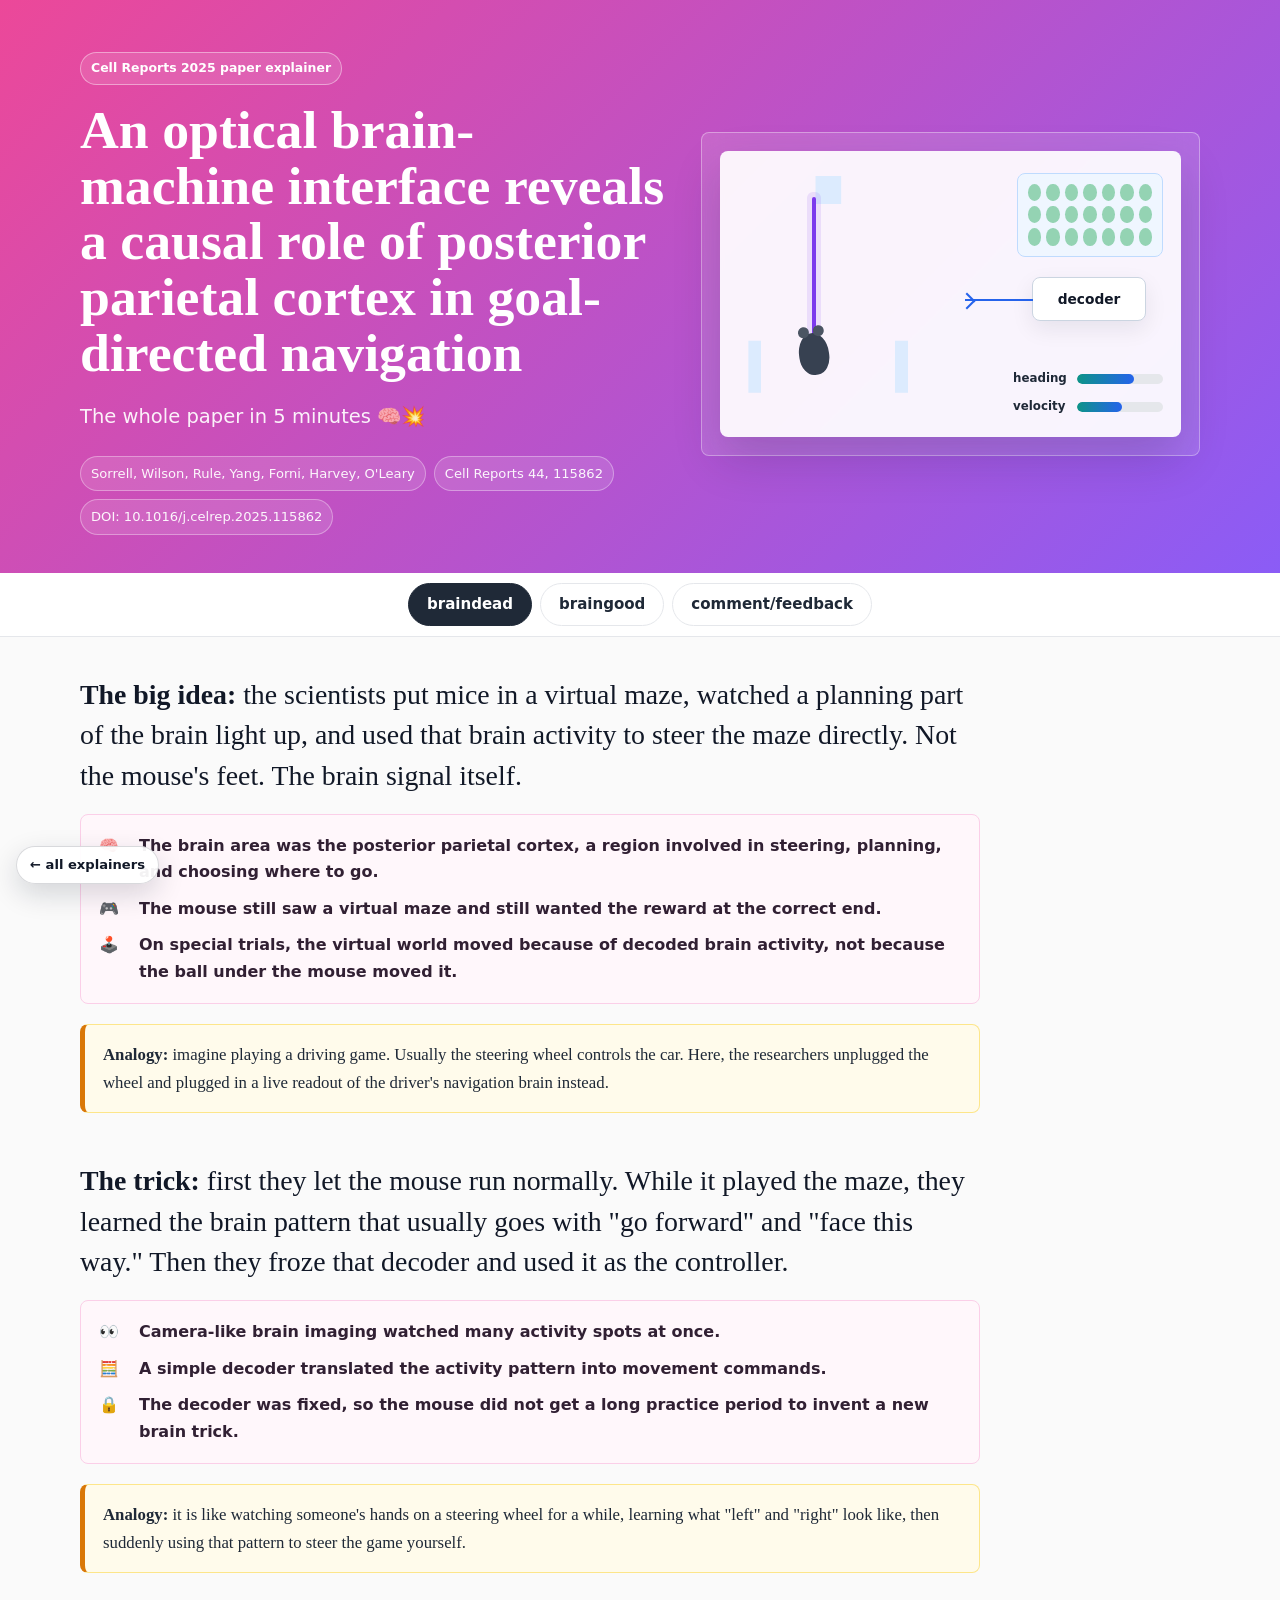
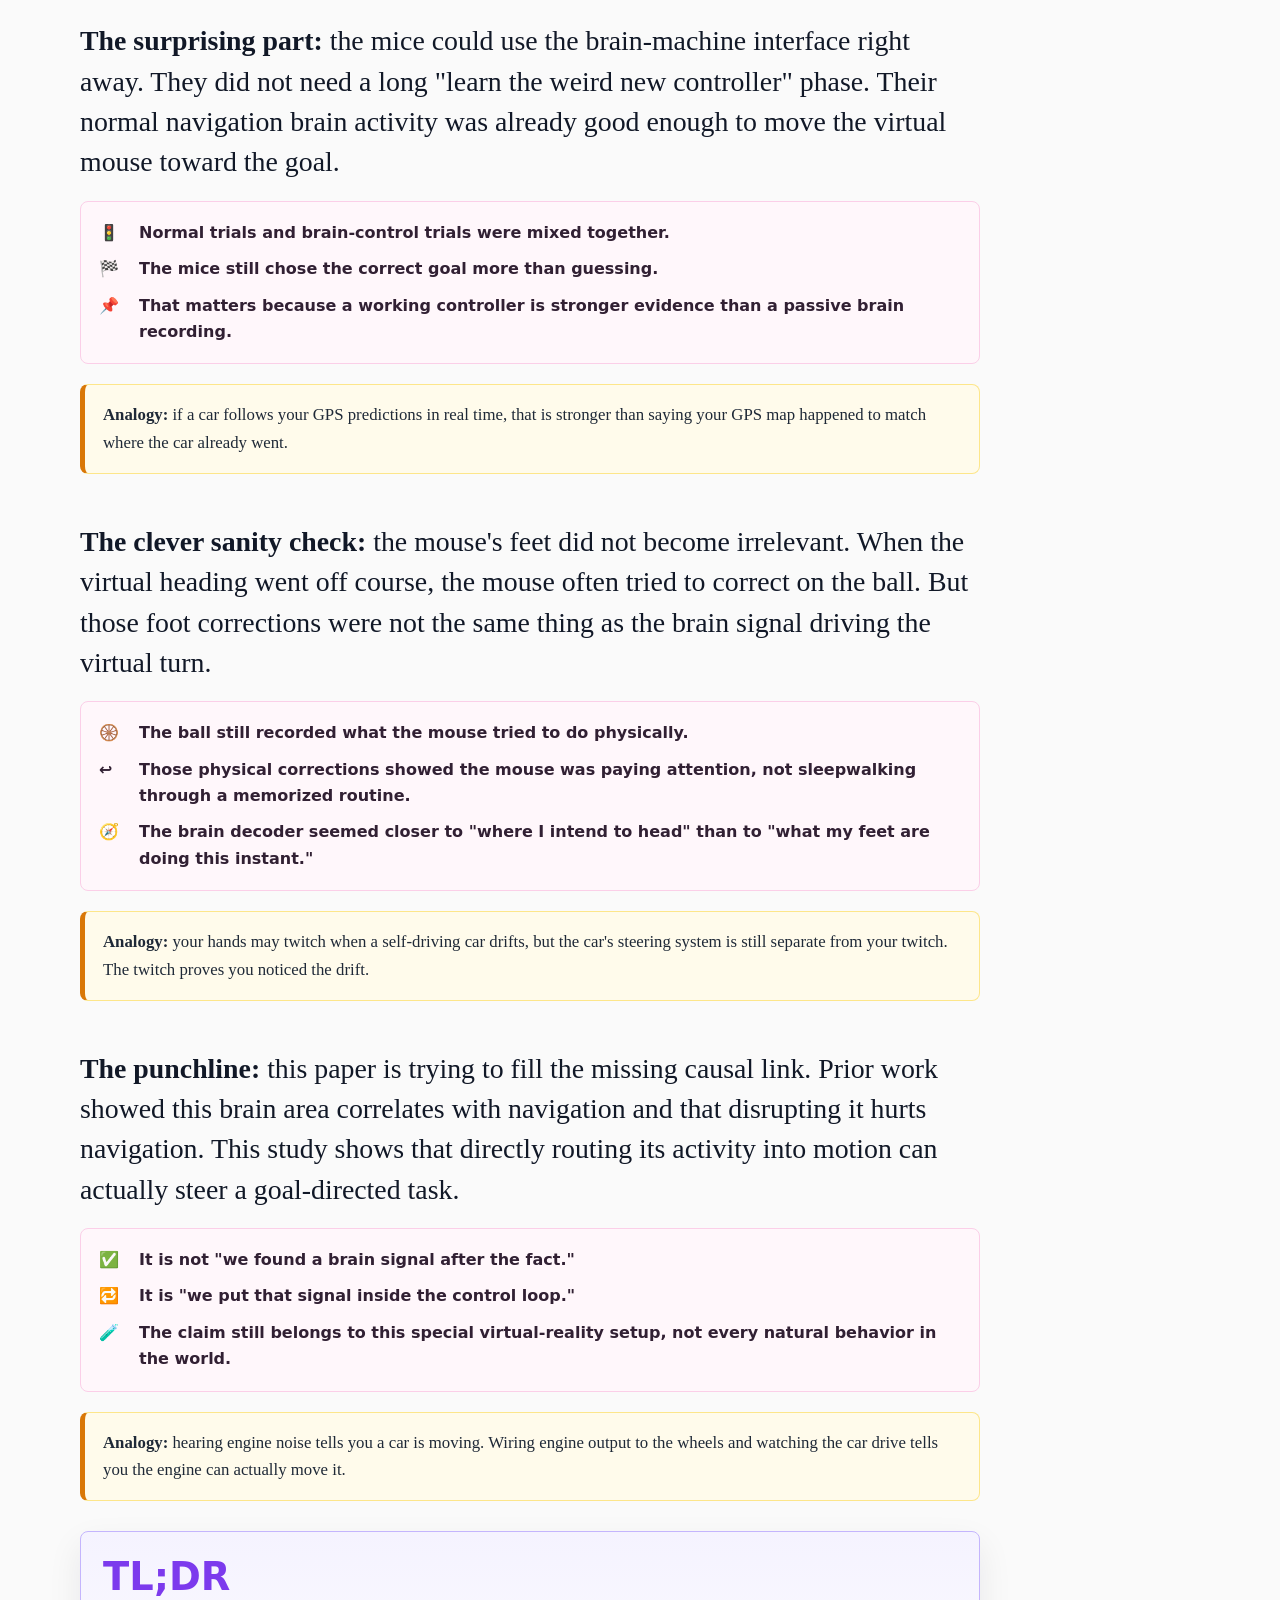
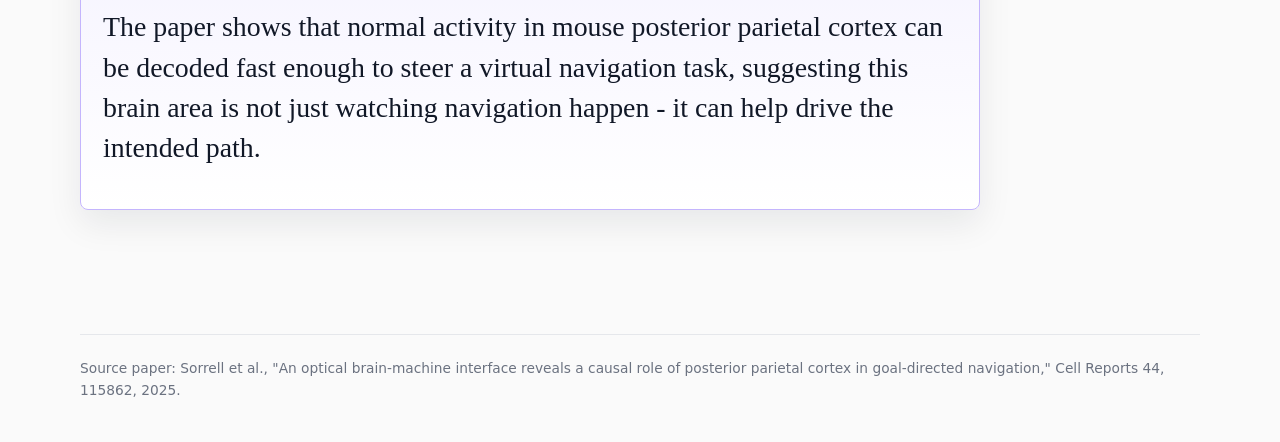
<file: papers/s2211124725006333-bmi-navigation/index.html>
<!DOCTYPE html>
<html lang="en">
<head>
  <meta charset="UTF-8">
  <meta name="viewport" content="width=device-width, initial-scale=1.0">
  <title>Optical BMI Navigation Paper Explainer</title>
  <style>
    :root {
      --blue: #2563eb;
      --blue-light: #dbeafe;
      --blue-dark: #1e40af;
      --gray: #6b7280;
      --gray-light: #f3f4f6;
      --gray-dark: #1f2937;
      --green: #059669;
      --green-light: #d1fae5;
      --red: #dc2626;
      --red-light: #fee2e2;
      --orange: #d97706;
      --orange-light: #fef3c7;
      --purple: #7c3aed;
      --purple-light: #ede9fe;
      --teal: #0d9488;
      --teal-light: #ccfbf1;
      --pink: #db2777;
      --pink-light: #fce7f3;
      --line: #e5e7eb;
      --body: #fafafa;
      --paper: #ffffff;
      --ink: #111827;
      --shadow: 0 14px 34px rgba(15, 23, 42, 0.08);
    }

    * {
      box-sizing: border-box;
      letter-spacing: 0;
    }

    html {
      scroll-behavior: smooth;
    }

    body {
      margin: 0;
      background: var(--body);
      color: var(--gray-dark);
      font-family: Georgia, "Times New Roman", serif;
      line-height: 1.65;
    }

    button {
      font: inherit;
      font-family: system-ui, -apple-system, BlinkMacSystemFont, "Segoe UI", sans-serif;
      cursor: pointer;
    }

    a {
      color: var(--blue-dark);
    }

    .hero {
      color: white;
      background: linear-gradient(135deg, #ec4899 0%, #8b5cf6 100%);
      transition: background 180ms ease;
    }

    body.mode-normal .hero {
      background: linear-gradient(135deg, #0f172a 0%, #1e40af 58%, #0d9488 100%);
    }

    body.mode-feedback .hero {
      background: linear-gradient(135deg, #1f2937 0%, #92400e 100%);
    }

    .hero-inner {
      width: min(1120px, calc(100% - 32px));
      margin: 0 auto;
      padding: 52px 0 38px;
      display: grid;
      grid-template-columns: minmax(0, 1.08fr) minmax(300px, 0.92fr);
      gap: 36px;
      align-items: center;
    }

    .hero-kicker {
      display: inline-flex;
      align-items: center;
      gap: 8px;
      padding: 5px 10px;
      border: 1px solid rgba(255, 255, 255, 0.42);
      border-radius: 999px;
      background: rgba(255, 255, 255, 0.12);
      font-family: system-ui, -apple-system, BlinkMacSystemFont, "Segoe UI", sans-serif;
      font-size: 0.78rem;
      font-weight: 750;
      margin-bottom: 18px;
    }

    .hero h1 {
      margin: 0;
      max-width: 820px;
      font-size: clamp(2rem, 4.2vw, 3.4rem);
      line-height: 1.04;
      font-weight: 760;
    }

    .hero-subtitle {
      margin: 20px 0 0;
      max-width: 720px;
      font-family: system-ui, -apple-system, BlinkMacSystemFont, "Segoe UI", sans-serif;
      font-size: clamp(1rem, 1.7vw, 1.22rem);
      line-height: 1.52;
      color: rgba(255, 255, 255, 0.92);
    }

    .hero-meta {
      display: flex;
      flex-wrap: wrap;
      gap: 8px;
      margin-top: 24px;
      font-family: system-ui, -apple-system, BlinkMacSystemFont, "Segoe UI", sans-serif;
      font-size: 0.82rem;
    }

    .hero-meta span {
      padding: 6px 10px;
      border: 1px solid rgba(255, 255, 255, 0.34);
      border-radius: 999px;
      background: rgba(255, 255, 255, 0.12);
      color: rgba(255, 255, 255, 0.94);
    }

    .hero-visual {
      min-height: 324px;
      padding: 18px;
      border: 1px solid rgba(255, 255, 255, 0.35);
      border-radius: 8px;
      background: rgba(255, 255, 255, 0.13);
      backdrop-filter: blur(10px);
    }

    .maze-demo {
      height: 286px;
      position: relative;
      border-radius: 8px;
      background: rgba(255, 255, 255, 0.92);
      color: var(--ink);
      overflow: hidden;
      box-shadow: 0 20px 48px rgba(15, 23, 42, 0.18);
    }

    .maze-path {
      position: absolute;
      left: 28px;
      top: 25px;
      width: 160px;
      height: 236px;
      border: 13px solid #dbeafe;
      border-bottom: none;
      border-top-width: 28px;
      clip-path: polygon(42% 0, 58% 0, 58% 70%, 100% 70%, 100% 92%, 0 92%, 0 70%, 42% 70%);
      opacity: 0.95;
    }

    .maze-track {
      position: absolute;
      left: 92px;
      top: 46px;
      width: 4px;
      height: 160px;
      border-radius: 999px;
      background: var(--purple);
      box-shadow: 0 0 0 5px rgba(124, 58, 237, 0.12);
      transform-origin: bottom center;
      animation: steer 4s ease-in-out infinite;
    }

    @keyframes steer {
      0%, 100% { transform: rotate(-6deg); }
      45% { transform: rotate(7deg); }
      70% { transform: rotate(16deg); }
    }

    .maze-mouse {
      position: absolute;
      left: 79px;
      top: 182px;
      width: 30px;
      height: 42px;
      border-radius: 50% 50% 45% 45%;
      background: #374151;
      transform: rotate(-8deg);
    }

    .maze-mouse::before,
    .maze-mouse::after {
      content: "";
      position: absolute;
      top: -7px;
      width: 11px;
      height: 11px;
      border-radius: 50%;
      background: #4b5563;
    }

    .maze-mouse::before { left: 2px; }
    .maze-mouse::after { right: 2px; }

    .brain-panel {
      position: absolute;
      right: 18px;
      top: 22px;
      width: 146px;
      height: 84px;
      border: 1px solid #bfdbfe;
      border-radius: 8px;
      background: #eff6ff;
      display: grid;
      grid-template-columns: repeat(7, 1fr);
      gap: 5px;
      padding: 10px;
    }

    .brain-panel span {
      border-radius: 50%;
      background: #16a34a;
      opacity: 0.42;
      animation: blink 2.3s ease-in-out infinite;
      animation-delay: calc(var(--i) * 90ms);
    }

    @keyframes blink {
      0%, 100% { opacity: 0.3; transform: scale(0.86); }
      50% { opacity: 1; transform: scale(1.08); }
    }

    .decoder-box {
      position: absolute;
      right: 35px;
      top: 126px;
      width: 114px;
      padding: 10px;
      border: 1px solid #cbd5e1;
      border-radius: 8px;
      background: white;
      font-family: system-ui, -apple-system, BlinkMacSystemFont, "Segoe UI", sans-serif;
      text-align: center;
      font-weight: 800;
      font-size: 0.86rem;
      box-shadow: 0 8px 22px rgba(15, 23, 42, 0.08);
    }

    .decoder-box::before {
      content: "";
      position: absolute;
      left: -68px;
      top: 50%;
      width: 68px;
      height: 2px;
      background: var(--blue);
    }

    .decoder-box::after {
      content: "";
      position: absolute;
      left: -72px;
      top: calc(50% - 4px);
      width: 10px;
      height: 10px;
      border-right: 2px solid var(--blue);
      border-top: 2px solid var(--blue);
      transform: rotate(45deg);
    }

    .command-stack {
      position: absolute;
      right: 18px;
      bottom: 20px;
      width: 150px;
      display: grid;
      gap: 8px;
      font-family: system-ui, -apple-system, BlinkMacSystemFont, "Segoe UI", sans-serif;
      font-size: 0.74rem;
      font-weight: 800;
    }

    .command {
      display: grid;
      grid-template-columns: 56px 1fr;
      align-items: center;
      gap: 8px;
      color: var(--gray-dark);
    }

    .meter {
      height: 10px;
      border-radius: 999px;
      background: #e5e7eb;
      overflow: hidden;
    }

    .meter span {
      display: block;
      height: 100%;
      border-radius: inherit;
      background: linear-gradient(90deg, var(--teal), var(--blue));
    }

    .tab-bar {
      position: sticky;
      top: 0;
      z-index: 30;
      display: flex;
      justify-content: center;
      gap: 8px;
      padding: 10px 12px;
      background: rgba(255, 255, 255, 0.96);
      border-bottom: 1px solid var(--line);
      backdrop-filter: blur(10px);
      overflow-x: auto;
    }

    .tab-btn {
      border: 1px solid var(--line);
      background: white;
      color: var(--gray-dark);
      border-radius: 999px;
      padding: 8px 18px;
      font-size: 0.94rem;
      font-weight: 750;
      white-space: nowrap;
      transition: background 140ms ease, color 140ms ease, border-color 140ms ease;
    }

    .tab-btn:hover {
      background: var(--gray-light);
    }

    .tab-btn.active {
      background: var(--gray-dark);
      color: white;
      border-color: var(--gray-dark);
    }

    main {
      width: min(1120px, calc(100% - 32px));
      margin: 0 auto;
      padding: 38px 0 76px;
    }

    .tab-panel {
      display: none;
    }

    .tab-panel.active {
      display: block;
    }

    section {
      margin: 0 0 48px;
    }

    h2,
    h3,
    h4 {
      font-family: system-ui, -apple-system, BlinkMacSystemFont, "Segoe UI", sans-serif;
      line-height: 1.18;
      color: var(--ink);
    }

    h2 {
      margin: 0 0 16px;
      font-size: clamp(1.7rem, 3vw, 2.45rem);
    }

    h3 {
      margin: 0 0 12px;
      font-size: 1.22rem;
    }

    p {
      margin: 0 0 16px;
    }

    .lede {
      max-width: 820px;
      font-size: 1.14rem;
      color: #334155;
    }

    .ez-big {
      margin: 0 0 18px;
      max-width: 900px;
      font-size: clamp(1.28rem, 2.2vw, 1.74rem);
      line-height: 1.45;
      color: #111827;
    }

    .ez-emoji-block {
      margin: 18px 0 20px;
      display: grid;
      gap: 10px;
      max-width: 900px;
      padding: 18px;
      border: 1px solid #fbcfe8;
      border-radius: 8px;
      background: #fff7fb;
      font-family: system-ui, -apple-system, BlinkMacSystemFont, "Segoe UI", sans-serif;
      color: #312033;
      font-weight: 650;
    }

    .ez-emoji-block div {
      display: grid;
      grid-template-columns: 32px 1fr;
      gap: 8px;
      align-items: start;
    }

    .ez-analogy {
      max-width: 900px;
      margin: 16px 0 24px;
      padding: 16px 18px;
      border: 1px solid #fde68a;
      border-left: 5px solid var(--orange);
      border-radius: 8px;
      background: #fffbeb;
      font-size: 1.05rem;
    }

    .ez-tldr {
      max-width: 900px;
      margin-top: 30px;
      padding: 22px;
      border-radius: 8px;
      border: 1px solid #c4b5fd;
      background: linear-gradient(180deg, #f5f3ff 0%, white 100%);
      box-shadow: var(--shadow);
    }

    .ez-tldr h2 {
      margin-bottom: 8px;
      color: var(--purple);
    }

    .callout {
      padding: 16px 18px;
      border: 1px solid #bfdbfe;
      border-left: 5px solid var(--blue);
      border-radius: 8px;
      background: #eff6ff;
      color: #1e3a8a;
      font-size: 1rem;
    }

    .callout.green {
      border-color: #bbf7d0;
      border-left-color: var(--green);
      background: #f0fdf4;
      color: #14532d;
    }

    .callout.orange {
      border-color: #fed7aa;
      border-left-color: var(--orange);
      background: #fff7ed;
      color: #7c2d12;
    }

    .cards {
      display: grid;
      grid-template-columns: repeat(4, minmax(0, 1fr));
      gap: 14px;
      margin-top: 18px;
    }

    .card {
      border: 1px solid var(--line);
      border-radius: 8px;
      background: white;
      padding: 16px;
      box-shadow: 0 8px 22px rgba(15, 23, 42, 0.04);
    }

    .concept-card {
      text-align: left;
      width: 100%;
      min-height: 164px;
    }

    .concept-card h3 {
      margin-bottom: 8px;
      color: var(--blue-dark);
    }

    .concept-card p {
      margin: 0;
      color: #4b5563;
      font-size: 0.94rem;
    }

    .concept-detail {
      display: none;
      margin-top: 12px;
      padding-top: 12px;
      border-top: 1px solid var(--line);
      color: #111827;
      font-family: Georgia, "Times New Roman", serif;
      font-size: 0.97rem;
      line-height: 1.5;
    }

    .concept-card.open .concept-detail {
      display: block;
    }

    .stats {
      display: grid;
      grid-template-columns: repeat(4, minmax(0, 1fr));
      gap: 12px;
      margin: 18px 0;
    }

    .stat-box {
      border: 1px solid var(--line);
      border-radius: 8px;
      background: white;
      padding: 15px;
      font-family: system-ui, -apple-system, BlinkMacSystemFont, "Segoe UI", sans-serif;
    }

    .stat-box strong {
      display: block;
      color: var(--ink);
      font-size: 1.55rem;
      line-height: 1;
      margin-bottom: 8px;
    }

    .stat-box span {
      display: block;
      color: var(--gray);
      font-size: 0.84rem;
      line-height: 1.35;
    }

    .evidence-grid {
      display: grid;
      grid-template-columns: minmax(0, 1fr) minmax(0, 1fr);
      gap: 18px;
      align-items: start;
      margin-top: 20px;
    }

    .evidence {
      border: 1px solid var(--line);
      border-radius: 8px;
      background: white;
      overflow: hidden;
    }

    .evidence img {
      display: block;
      width: 100%;
      height: auto;
      object-fit: contain;
      background: white;
    }

    .evidence figcaption {
      margin: 0;
      padding: 10px 12px;
      border-top: 1px solid var(--line);
      color: var(--gray);
      font-family: system-ui, -apple-system, BlinkMacSystemFont, "Segoe UI", sans-serif;
      font-size: 0.82rem;
      line-height: 1.42;
    }

    .viz-flow {
      margin: 22px 0;
      border: 1px solid #c7d2fe;
      border-radius: 8px;
      background: linear-gradient(180deg, #eef2ff 0%, #ffffff 100%);
      padding: 18px;
    }

    .step-controls {
      display: flex;
      flex-wrap: wrap;
      gap: 8px;
      margin-bottom: 14px;
      font-family: system-ui, -apple-system, BlinkMacSystemFont, "Segoe UI", sans-serif;
    }

    .step-controls button {
      border: 1px solid #cbd5e1;
      background: white;
      color: #334155;
      border-radius: 999px;
      padding: 8px 12px;
      font-weight: 750;
      font-size: 0.86rem;
    }

    .step-controls button.active {
      background: var(--blue-dark);
      color: white;
      border-color: var(--blue-dark);
    }

    .loop-board {
      display: grid;
      grid-template-columns: 1.02fr 0.98fr;
      gap: 18px;
      align-items: stretch;
    }

    .loop-stage {
      min-height: 360px;
      border: 1px solid #dbeafe;
      border-radius: 8px;
      background: white;
      padding: 18px;
      display: grid;
      gap: 14px;
      align-content: start;
    }

    .loop-stage h3 {
      color: var(--blue-dark);
    }

    .surface-data {
      display: grid;
      grid-template-columns: 1fr 1fr;
      gap: 12px;
    }

    .layer-box {
      border: 1px solid var(--line);
      border-radius: 8px;
      background: #f8fafc;
      padding: 12px;
      min-height: 168px;
      font-family: system-ui, -apple-system, BlinkMacSystemFont, "Segoe UI", sans-serif;
    }

    .layer-box b {
      display: block;
      margin-bottom: 8px;
      color: var(--ink);
    }

    .layer-box p {
      margin: 0;
      color: #475569;
      font-size: 0.9rem;
      line-height: 1.45;
    }

    .maze-mini,
    .pixel-mini,
    .decoder-mini,
    .trajectory-mini,
    .correction-mini {
      height: 96px;
      border: 1px solid #cbd5e1;
      border-radius: 8px;
      background: white;
      margin-bottom: 10px;
      position: relative;
      overflow: hidden;
    }

    .maze-mini::before {
      content: "";
      position: absolute;
      left: 42%;
      top: 12%;
      width: 16%;
      height: 68%;
      background: #dbeafe;
      box-shadow: -34px 55px 0 16px #dbeafe, 34px 55px 0 16px #dbeafe;
    }

    .maze-mini::after {
      content: "";
      position: absolute;
      left: 48%;
      top: 22%;
      width: 4px;
      height: 58%;
      border-radius: 999px;
      background: var(--purple);
      transform: rotate(7deg);
    }

    .pixel-mini {
      display: grid;
      grid-template-columns: repeat(12, 1fr);
      gap: 2px;
      padding: 8px;
      background: #0f172a;
    }

    .pixel-mini span {
      border-radius: 2px;
      background: hsl(calc(var(--i) * 17), 70%, 58%);
      opacity: calc(0.28 + (var(--i) % 5) * 0.12);
    }

    .decoder-mini {
      display: grid;
      align-items: end;
      grid-template-columns: repeat(11, 1fr);
      gap: 5px;
      padding: 12px;
    }

    .decoder-mini span {
      border-radius: 5px 5px 2px 2px;
      background: linear-gradient(180deg, var(--blue), #bfdbfe);
      height: calc(var(--h) * 1%);
    }

    .trajectory-mini svg,
    .correction-mini svg {
      display: block;
      width: 100%;
      height: 100%;
    }

    .flow-note {
      border: 1px solid #bbf7d0;
      border-left: 5px solid var(--green);
      border-radius: 8px;
      background: #f0fdf4;
      padding: 14px;
      color: #14532d;
      font-size: 0.96rem;
    }

    .pipeline {
      display: grid;
      grid-template-columns: repeat(5, minmax(0, 1fr));
      gap: 10px;
      align-items: stretch;
      margin-top: 18px;
    }

    .pipe-stage {
      position: relative;
      min-width: 0;
      overflow: hidden;
      border: 1px solid var(--line);
      border-radius: 8px;
      background: white;
      padding: 13px;
      min-height: 190px;
      font-family: system-ui, -apple-system, BlinkMacSystemFont, "Segoe UI", sans-serif;
    }

    .pipe-stage:not(:last-child)::after {
      content: "";
      position: absolute;
      right: -10px;
      top: 50%;
      width: 18px;
      height: 2px;
      background: var(--blue);
      z-index: 2;
    }

    .pipe-stage h4 {
      margin: 0 0 8px;
      color: var(--ink);
      font-size: 0.96rem;
    }

    .pipe-stage p {
      margin: 0;
      color: #4b5563;
      font-size: 0.84rem;
      line-height: 1.42;
    }

    .pipe-mini {
      height: 70px;
      margin-bottom: 10px;
      border: 1px solid #e5e7eb;
      border-radius: 8px;
      background: #f8fafc;
      overflow: hidden;
    }

    .pipe-mini.frame {
      display: grid;
      grid-template-columns: repeat(8, 1fr);
      gap: 2px;
      padding: 8px;
      background: #111827;
    }

    .pipe-mini.frame span {
      background: #22c55e;
      border-radius: 50%;
      opacity: 0.35;
    }

    .pipe-mini.filter {
      display: grid;
      gap: 5px;
      align-content: center;
      padding: 12px;
    }

    .pipe-mini.filter span {
      height: 7px;
      border-radius: 999px;
      background: repeating-linear-gradient(90deg, #60a5fa 0 8px, #dbeafe 8px 15px);
    }

    .pipe-mini.weights {
      background: linear-gradient(90deg, #2563eb 0 12%, #dbeafe 12% 18%, #f8fafc 18% 30%, #fecaca 30% 38%, #dc2626 38% 47%, #f8fafc 47% 100%);
    }

    .pipe-mini.commands {
      display: grid;
      gap: 10px;
      align-content: center;
      padding: 12px;
    }

    .pipe-mini.commands span {
      height: 11px;
      border-radius: 999px;
      background: linear-gradient(90deg, var(--teal), var(--blue));
    }

    .bar-chart {
      margin-top: 22px;
      display: grid;
      gap: 13px;
      max-width: 760px;
      font-family: system-ui, -apple-system, BlinkMacSystemFont, "Segoe UI", sans-serif;
    }

    .bar-row {
      display: grid;
      grid-template-columns: 150px 1fr 110px;
      gap: 12px;
      align-items: center;
    }

    .bar-label {
      font-weight: 750;
      color: var(--ink);
      font-size: 0.9rem;
    }

    .bar-track {
      height: 18px;
      position: relative;
      border-radius: 999px;
      background: #e5e7eb;
    }

    .bar-fill {
      display: block;
      height: 100%;
      border-radius: inherit;
      background: linear-gradient(90deg, var(--blue), var(--teal));
      width: calc(var(--v) * 100%);
    }

    .bar-error {
      position: absolute;
      top: -5px;
      height: 28px;
      width: 2px;
      left: calc(var(--hi) * 100%);
      background: #111827;
    }

    .bar-error::before {
      content: "";
      position: absolute;
      top: 13px;
      right: 0;
      width: calc((var(--hi) - var(--lo)) * 760px);
      max-width: 160px;
      height: 2px;
      background: #111827;
      transform: translateX(0);
    }

    .bar-value {
      color: var(--gray);
      font-size: 0.84rem;
    }

    .mode-widget {
      margin-top: 20px;
      border: 1px solid #bfdbfe;
      border-radius: 8px;
      background: white;
      padding: 18px;
    }

    .segmented {
      display: inline-flex;
      gap: 4px;
      padding: 4px;
      border: 1px solid var(--line);
      border-radius: 999px;
      background: var(--gray-light);
      font-family: system-ui, -apple-system, BlinkMacSystemFont, "Segoe UI", sans-serif;
    }

    .segmented button {
      border: none;
      border-radius: 999px;
      padding: 8px 14px;
      background: transparent;
      color: var(--gray);
      font-weight: 750;
      font-size: 0.9rem;
    }

    .segmented button.active {
      background: white;
      color: var(--blue-dark);
      box-shadow: 0 1px 4px rgba(15, 23, 42, 0.12);
    }

    .mode-board {
      margin-top: 18px;
      display: grid;
      grid-template-columns: 1fr 1fr;
      gap: 14px;
      align-items: stretch;
    }

    .mode-panel {
      border: 1px solid var(--line);
      border-radius: 8px;
      background: #f8fafc;
      padding: 14px;
      min-height: 230px;
      font-family: system-ui, -apple-system, BlinkMacSystemFont, "Segoe UI", sans-serif;
    }

    .mode-panel h4 {
      margin: 0 0 10px;
    }

    .mode-panel svg {
      width: 100%;
      height: 132px;
      display: block;
      background: white;
      border: 1px solid #e5e7eb;
      border-radius: 8px;
      margin-bottom: 10px;
    }

    .mode-panel p {
      margin: 0;
      color: #475569;
      font-size: 0.92rem;
      line-height: 1.45;
    }

    .correction-widget {
      margin-top: 22px;
      border: 1px solid #fed7aa;
      border-radius: 8px;
      background: #fff7ed;
      padding: 18px;
    }

    .slider-row {
      display: grid;
      grid-template-columns: 160px 1fr 80px;
      gap: 12px;
      align-items: center;
      font-family: system-ui, -apple-system, BlinkMacSystemFont, "Segoe UI", sans-serif;
      font-weight: 750;
      color: #7c2d12;
      margin-bottom: 14px;
    }

    input[type="range"] {
      width: 100%;
      accent-color: var(--orange);
    }

    .correction-display {
      display: grid;
      grid-template-columns: 1fr 1fr 1fr;
      gap: 12px;
    }

    .correction-card {
      border: 1px solid #fed7aa;
      border-radius: 8px;
      background: white;
      padding: 14px;
      min-height: 156px;
      font-family: system-ui, -apple-system, BlinkMacSystemFont, "Segoe UI", sans-serif;
    }

    .correction-card b {
      display: block;
      margin-bottom: 8px;
      color: var(--ink);
    }

    .gauge {
      height: 18px;
      border-radius: 999px;
      background: #ffedd5;
      overflow: hidden;
      margin: 12px 0;
    }

    .gauge span {
      display: block;
      height: 100%;
      width: var(--w);
      border-radius: inherit;
      background: linear-gradient(90deg, #f97316, #22c55e);
      transition: width 120ms ease;
    }

    .matrix-compare {
      display: grid;
      grid-template-columns: 1fr 1fr;
      gap: 16px;
      margin-top: 20px;
    }

    .weight-map {
      min-height: 242px;
      border: 1px solid var(--line);
      border-radius: 8px;
      background: white;
      padding: 14px;
      font-family: system-ui, -apple-system, BlinkMacSystemFont, "Segoe UI", sans-serif;
    }

    .weight-grid {
      height: 146px;
      display: grid;
      grid-template-columns: repeat(16, 1fr);
      gap: 3px;
      padding: 8px;
      border: 1px solid #e5e7eb;
      border-radius: 8px;
      background: #f8fafc;
      margin-bottom: 10px;
    }

    .weight-grid span {
      border-radius: 2px;
      background: hsl(var(--hue), 70%, 58%);
      opacity: var(--op);
    }

    .limits-list {
      display: grid;
      gap: 10px;
      margin-top: 18px;
    }

    .limit-row {
      display: grid;
      grid-template-columns: 180px 1fr;
      gap: 14px;
      align-items: start;
      border-top: 1px solid var(--line);
      padding-top: 12px;
    }

    .limit-row b {
      font-family: system-ui, -apple-system, BlinkMacSystemFont, "Segoe UI", sans-serif;
      color: var(--ink);
    }

    .quiz-box {
      border: 1px solid var(--line);
      border-radius: 8px;
      background: white;
      padding: 18px;
      margin: 14px 0;
    }

    .quiz-box h3 {
      font-size: 1.05rem;
    }

    .answers {
      display: grid;
      gap: 8px;
      margin-top: 12px;
    }

    .answers button {
      border: 1px solid var(--line);
      border-radius: 8px;
      background: #f8fafc;
      color: var(--ink);
      padding: 10px 12px;
      text-align: left;
      font-weight: 650;
    }

    .answers button.correct {
      border-color: #86efac;
      background: #f0fdf4;
    }

    .answers button.wrong {
      border-color: #fecaca;
      background: #fef2f2;
    }

    .quiz-feedback {
      display: none;
      margin-top: 12px;
      padding: 12px;
      border-radius: 8px;
      background: #eff6ff;
      color: #1e3a8a;
    }

    .quiz-feedback.visible {
      display: block;
    }

    .feedback-actions {
      display: grid;
      grid-template-columns: repeat(3, minmax(0, 1fr));
      gap: 14px;
      margin-top: 20px;
    }

    .feedback-button {
      display: inline-flex;
      align-items: center;
      justify-content: center;
      min-height: 42px;
      border: 1px solid var(--gray-dark);
      border-radius: 8px;
      background: var(--gray-dark);
      color: white;
      padding: 10px 14px;
      font-weight: 750;
    }

    .path-chip {
      display: inline-block;
      max-width: 100%;
      padding: 8px 10px;
      border-radius: 8px;
      background: #f3f4f6;
      color: #111827;
      font-family: ui-monospace, SFMono-Regular, Menlo, Monaco, Consolas, "Liberation Mono", monospace;
      font-size: 0.86rem;
      overflow-wrap: anywhere;
    }

    footer {
      width: min(1120px, calc(100% - 32px));
      margin: 0 auto 40px;
      padding-top: 22px;
      border-top: 1px solid var(--line);
      color: var(--gray);
      font-family: system-ui, -apple-system, BlinkMacSystemFont, "Segoe UI", sans-serif;
      font-size: 0.86rem;
    }

    @media (max-width: 920px) {
      .hero-inner,
      .loop-board,
      .mode-board,
      .evidence-grid,
      .matrix-compare {
        grid-template-columns: 1fr;
      }

      .hero-visual {
        min-height: 280px;
      }

      .cards,
      .stats,
      .feedback-actions,
      .correction-display {
        grid-template-columns: 1fr 1fr;
      }

      .pipeline {
        grid-template-columns: 1fr;
      }

      .pipe-stage:not(:last-child)::after {
        display: none;
      }

    }

    @media (max-width: 640px) {
      .hero-inner {
        padding: 30px 0 24px;
        gap: 22px;
      }

      .hero h1 {
        font-size: 1.72rem;
        line-height: 1.06;
      }

      .hero-subtitle {
        margin-top: 14px;
      }

      .hero-meta {
        margin-top: 16px;
      }

      .hero-visual {
        min-height: 174px;
        padding: 12px;
      }

      .tab-bar {
        justify-content: flex-start;
        align-items: flex-start;
        padding-bottom: 70px;
      }

      .tab-btn {
        padding: 8px 12px;
        font-size: 0.86rem;
      }

      .cards,
      .stats,
      .feedback-actions,
      .correction-display,
      .surface-data {
        grid-template-columns: 1fr;
      }

      .bar-row,
      .slider-row,
      .limit-row {
        grid-template-columns: 1fr;
      }

      .maze-demo {
        height: 170px;
      }

      .maze-track {
        top: 38px;
        height: 112px;
      }

      .maze-mouse {
        top: 127px;
        transform: scale(0.82) rotate(-8deg);
        transform-origin: top left;
      }

      .brain-panel {
        width: 126px;
        right: 12px;
        top: 16px;
        height: 72px;
      }

      .decoder-box {
        right: 22px;
        top: 96px;
        transform: scale(0.86);
        transform-origin: top right;
      }

      .command-stack {
        bottom: 10px;
        right: 12px;
        transform: scale(0.82);
        transform-origin: bottom right;
      }

      .cf-launcher {
        right: 10px !important;
        bottom: 18px !important;
        transform: scale(0.88) !important;
        transform-origin: bottom right !important;
      }

      .cf-panel {
        right: 10px !important;
        bottom: 78px !important;
        width: calc(100vw - 20px) !important;
        height: min(520px, calc(100vh - 106px)) !important;
      }
    }
  
    .feedback-button:disabled {
      cursor: not-allowed;
      opacity: 0.62;
      box-shadow: none;
    }

    .ipe-home-link {
      position: fixed;
      left: 16px;
      bottom: 16px;
      z-index: 120;
      display: inline-flex;
      align-items: center;
      min-height: 38px;
      padding: 9px 13px;
      border: 1px solid rgba(15, 23, 42, 0.16);
      border-radius: 999px;
      background: rgba(255, 255, 255, 0.94);
      box-shadow: 0 10px 28px rgba(15, 23, 42, 0.16);
      color: #111827;
      font-family: system-ui, -apple-system, BlinkMacSystemFont, "Segoe UI", sans-serif;
      font-size: 0.82rem;
      font-weight: 850;
      line-height: 1;
      text-decoration: none;
    }
    .ipe-home-link:hover {
      border-color: rgba(37, 99, 235, 0.5);
      color: #1e40af;
      transform: translateY(-1px);
    }
    @media (max-width: 560px) {
      .ipe-home-link {
        left: 10px;
        bottom: 10px;
        min-height: 34px;
        padding: 8px 10px;
        font-size: 0.76rem;
      }
    }
</style>
  <!-- GitHub Pages copy: local feedback runtime stripped by scripts/publish_pages.py. -->
</head>
<body class="mode-ez">
    <a class="ipe-home-link" href="../../" aria-label="Back to all explainers">&larr; all explainers</a>
<header class="hero">
    <div class="hero-inner">
      <div>
        <div class="hero-kicker">Cell Reports 2025 paper explainer</div>
        <h1>An optical brain-machine interface reveals a causal role of posterior parietal cortex in goal-directed navigation</h1>
        <p class="hero-subtitle" id="heroSubtitle">The whole paper in 5 minutes 🧠💥</p>
        <div class="hero-meta">
          <span>Sorrell, Wilson, Rule, Yang, Forni, Harvey, O'Leary</span>
          <span>Cell Reports 44, 115862</span>
          <span>DOI: 10.1016/j.celrep.2025.115862</span>
        </div>
      </div>
      <div class="hero-visual" aria-label="animated explainer sketch">
        <div class="maze-demo">
          <div class="maze-path"></div>
          <div class="maze-track"></div>
          <div class="maze-mouse"></div>
          <div class="brain-panel" aria-hidden="true">
            <span style="--i:1"></span><span style="--i:2"></span><span style="--i:3"></span><span style="--i:4"></span><span style="--i:5"></span><span style="--i:6"></span><span style="--i:7"></span>
            <span style="--i:8"></span><span style="--i:9"></span><span style="--i:10"></span><span style="--i:11"></span><span style="--i:12"></span><span style="--i:13"></span><span style="--i:14"></span>
            <span style="--i:15"></span><span style="--i:16"></span><span style="--i:17"></span><span style="--i:18"></span><span style="--i:19"></span><span style="--i:20"></span><span style="--i:21"></span>
          </div>
          <div class="decoder-box">decoder</div>
          <div class="command-stack">
            <div class="command"><span>heading</span><div class="meter"><span style="width: 66%"></span></div></div>
            <div class="command"><span>velocity</span><div class="meter"><span style="width: 52%"></span></div></div>
          </div>
        </div>
      </div>
    </div>
  </header>

  <nav class="tab-bar">
    <button class="tab-btn active" onclick="switchTab('ez', this)">braindead</button>
    <button class="tab-btn" onclick="switchTab('normal', this)">braingood</button>
    <button class="tab-btn" onclick="switchTab('feedback', this)">comment/feedback</button>
  </nav>

  <main>
    <section id="tab-ez" class="tab-panel active">
      <section>
        <p class="ez-big"><strong>The big idea:</strong> the scientists put mice in a virtual maze, watched a planning part of the brain light up, and used that brain activity to steer the maze directly. Not the mouse's feet. The brain signal itself.</p>
        <div class="ez-emoji-block">
          <div><span>🧠</span><span>The brain area was the <strong>posterior parietal cortex</strong>, a region involved in steering, planning, and choosing where to go.</span></div>
          <div><span>🎮</span><span>The mouse still saw a virtual maze and still wanted the reward at the correct end.</span></div>
          <div><span>🕹️</span><span>On special trials, the virtual world moved because of decoded brain activity, not because the ball under the mouse moved it.</span></div>
        </div>
        <div class="ez-analogy"><strong>Analogy:</strong> imagine playing a driving game. Usually the steering wheel controls the car. Here, the researchers unplugged the wheel and plugged in a live readout of the driver's navigation brain instead.</div>
      </section>

      <section>
        <p class="ez-big"><strong>The trick:</strong> first they let the mouse run normally. While it played the maze, they learned the brain pattern that usually goes with "go forward" and "face this way." Then they froze that decoder and used it as the controller.</p>
        <div class="ez-emoji-block">
          <div><span>👀</span><span>Camera-like brain imaging watched many activity spots at once.</span></div>
          <div><span>🧮</span><span>A simple decoder translated the activity pattern into movement commands.</span></div>
          <div><span>🔒</span><span>The decoder was fixed, so the mouse did not get a long practice period to invent a new brain trick.</span></div>
        </div>
        <div class="ez-analogy"><strong>Analogy:</strong> it is like watching someone's hands on a steering wheel for a while, learning what "left" and "right" look like, then suddenly using that pattern to steer the game yourself.</div>
      </section>

      <section>
        <p class="ez-big"><strong>The surprising part:</strong> the mice could use the brain-machine interface right away. They did not need a long "learn the weird new controller" phase. Their normal navigation brain activity was already good enough to move the virtual mouse toward the goal.</p>
        <div class="ez-emoji-block">
          <div><span>🚦</span><span>Normal trials and brain-control trials were mixed together.</span></div>
          <div><span>🏁</span><span>The mice still chose the correct goal more than guessing.</span></div>
          <div><span>📌</span><span>That matters because a working controller is stronger evidence than a passive brain recording.</span></div>
        </div>
        <div class="ez-analogy"><strong>Analogy:</strong> if a car follows your GPS predictions in real time, that is stronger than saying your GPS map happened to match where the car already went.</div>
      </section>

      <section>
        <p class="ez-big"><strong>The clever sanity check:</strong> the mouse's feet did not become irrelevant. When the virtual heading went off course, the mouse often tried to correct on the ball. But those foot corrections were not the same thing as the brain signal driving the virtual turn.</p>
        <div class="ez-emoji-block">
          <div><span>🛞</span><span>The ball still recorded what the mouse tried to do physically.</span></div>
          <div><span>↩️</span><span>Those physical corrections showed the mouse was paying attention, not sleepwalking through a memorized routine.</span></div>
          <div><span>🧭</span><span>The brain decoder seemed closer to "where I intend to head" than to "what my feet are doing this instant."</span></div>
        </div>
        <div class="ez-analogy"><strong>Analogy:</strong> your hands may twitch when a self-driving car drifts, but the car's steering system is still separate from your twitch. The twitch proves you noticed the drift.</div>
      </section>

      <section>
        <p class="ez-big"><strong>The punchline:</strong> this paper is trying to fill the missing causal link. Prior work showed this brain area correlates with navigation and that disrupting it hurts navigation. This study shows that directly routing its activity into motion can actually steer a goal-directed task.</p>
        <div class="ez-emoji-block">
          <div><span>✅</span><span>It is not "we found a brain signal after the fact."</span></div>
          <div><span>🔁</span><span>It is "we put that signal inside the control loop."</span></div>
          <div><span>🧪</span><span>The claim still belongs to this special virtual-reality setup, not every natural behavior in the world.</span></div>
        </div>
        <div class="ez-analogy"><strong>Analogy:</strong> hearing engine noise tells you a car is moving. Wiring engine output to the wheels and watching the car drive tells you the engine can actually move it.</div>
        <div class="ez-tldr">
          <h2>TL;DR</h2>
          <p class="ez-big">The paper shows that normal activity in mouse posterior parietal cortex can be decoded fast enough to steer a virtual navigation task, suggesting this brain area is not just watching navigation happen - it can help drive the intended path.</p>
        </div>
      </section>
    </section>

    <section id="tab-normal" class="tab-panel">
      <section>
        <h2>The Question</h2>
        <p class="lede">Posterior parietal cortex activity is full of navigation-related signals: position, heading, movement, visual context, and planned actions. The hard question is causal: does this activity merely report what the animal is doing, or can it directly drive goal-directed navigation?</p>
        <div class="callout">Sorrell et al. test this by closing the loop: they decode posterior parietal cortex activity in real time and route the decoded heading direction plus forward velocity into the virtual reality engine.</div>
      </section>

      <section>
        <h2>Key Concepts</h2>
        <p class="lede">Click a card to expand the exact role each idea plays in the paper.</p>
        <div class="cards">
          <button class="card concept-card" onclick="toggleConcept(this)">
            <h3>Posterior parietal cortex</h3>
            <p>A cortical area with mixed sensory, motor, and cognitive navigation signals.</p>
            <div class="concept-detail">The paper focuses on layer 2/3 of mouse posterior parietal cortex. Prior work tied this area to heading, position, choice, course correction, and goal-directed navigation.</div>
          </button>
          <button class="card concept-card" onclick="toggleConcept(this)">
            <h3>Optical BMI</h3>
            <p>A brain-machine interface driven by two-photon calcium imaging.</p>
            <div class="concept-detail">Instead of electrodes, the system uses jGCaMP7f calcium signals imaged at about 30 frames per second. Pixel activity is processed online and decoded into navigation commands.</div>
          </button>
          <button class="card concept-card" onclick="toggleConcept(this)">
            <h3>Fixed decoder</h3>
            <p>A linear mapping from neural activity to heading and velocity.</p>
            <div class="concept-detail">The decoder is trained during normal ball-control trials, then held fixed for BMI trials and later sessions. This avoids making the main result depend on long BMI learning.</div>
          </button>
          <button class="card concept-card" onclick="toggleConcept(this)">
            <h3>Intended trajectory</h3>
            <p>The planned path signal inferred from successful closed-loop control.</p>
            <div class="concept-detail">The authors argue the decoder must capture predictive, action-relevant activity. A passive readout of current state would not update the virtual trajectory correctly in a closed loop.</div>
          </button>
        </div>
      </section>

      <section>
        <h2>Interactive Widget: The Closed Loop</h2>
        <p class="lede">The core experiment is not a one-way recording. It is a loop where the decoded brain signal changes the virtual world, and the updated world changes the next brain state.</p>
        <div class="viz-flow">
          <div class="step-controls" aria-label="closed loop steps">
            <button class="active" onclick="setLoopStep(0, this)">see cue</button>
            <button onclick="setLoopStep(1, this)">record PPC</button>
            <button onclick="setLoopStep(2, this)">decode</button>
            <button onclick="setLoopStep(3, this)">move VR</button>
            <button onclick="setLoopStep(4, this)">react</button>
          </div>
          <div class="loop-board">
            <div class="loop-stage" id="loopStage">
              <h3>1. See cue and maze</h3>
              <p>The mouse sees a cue in a virtual T-maze and needs to turn into the rewarded arm.</p>
              <div class="surface-data">
                <div class="layer-box">
                  <b>Surface layer</b>
                  <div class="maze-mini"></div>
                  <p>Visible object: cue, corridor, T-junction, and goal arm.</p>
                </div>
                <div class="layer-box">
                  <b>Data layer</b>
                  <div class="trajectory-mini">
                    <svg viewBox="0 0 220 90" aria-hidden="true">
                      <path d="M106 80 L106 18 L70 18 M106 18 L150 18" fill="none" stroke="#cbd5e1" stroke-width="14" stroke-linecap="round"/>
                      <path d="M106 80 C101 56 111 38 145 20" fill="none" stroke="#7c3aed" stroke-width="4"/>
                    </svg>
                  </div>
                  <p>Variables: maze position, heading direction, upcoming choice.</p>
                </div>
              </div>
            </div>
            <div class="loop-stage">
              <h3>What the loop tests</h3>
              <p>The decisive move is routing decoded brain activity back into the virtual reality engine. If posterior parietal cortex activity only reports the current state, the BMI should drift or fail. If it carries a predictive navigation command, it can keep steering.</p>
              <div class="flow-note">The fixed decoder makes the test sharper: the mice were not given a long period to learn an arbitrary new controller.</div>
            </div>
          </div>
        </div>
      </section>

      <section>
        <h2>Method: From Brain Movie To Virtual Motion</h2>
        <p class="lede">The decoder was deliberately simple and fast. The authors used full-frame pixel activity rather than waiting for perfect cell segmentation, then decoded heading direction and forward velocity for real-time control.</p>
        <div class="stats">
          <div class="stat-box"><strong>5</strong><span>male mice, 8-12 weeks old before surgery</span></div>
          <div class="stat-box"><strong>30 Hz</strong><span>two-photon acquisition and closed-loop update rate</span></div>
          <div class="stat-box"><strong>225 cm</strong><span>virtual corridor length in the T-maze task</span></div>
          <div class="stat-box"><strong>every 3rd</strong><span>trial was a BMI trial during testing</span></div>
        </div>
        <div class="pipeline" aria-label="method pipeline">
          <article class="pipe-stage">
            <div class="pipe-mini frame"><span></span><span></span><span></span><span></span><span></span><span></span><span></span><span></span></div>
            <h4>1. Image PPC</h4>
            <p>Layer 2/3 posterior parietal cortex was imaged with jGCaMP7f during virtual navigation.</p>
          </article>
          <article class="pipe-stage">
            <div class="pipe-mini filter"><span></span><span></span><span></span></div>
            <h4>2. Clean frames</h4>
            <p>Frames were downsampled, registered, temporally filtered, and spatially filtered online.</p>
          </article>
          <article class="pipe-stage">
            <div class="pipe-mini weights"></div>
            <h4>3. Train weights</h4>
            <p>Linear regression learned how activity predicted position, heading, and velocities on held-out ball trials.</p>
          </article>
          <article class="pipe-stage">
            <div class="pipe-mini commands"><span style="width:72%"></span><span style="width:58%"></span></div>
            <h4>4. Output commands</h4>
            <p>The BMI used decoded virtual heading direction and forward velocity as control signals.</p>
          </article>
          <article class="pipe-stage">
            <div class="pipe-mini commands"><span style="width:44%"></span><span style="width:82%"></span></div>
            <h4>5. Drive VR</h4>
            <p>On BMI trials, the virtual maze updated from decoder output instead of treadmill rotation.</p>
          </article>
        </div>
        <div class="evidence-grid">
          <figure class="evidence">
            <img src="assets/figure-1-decoder.png" alt="Figure 1 crop showing T-maze, preprocessing pipeline, decoder traces, and decoder weights">
            <figcaption>Figure 1 evidence: the paper's offline decoder pipeline and performance checks.</figcaption>
          </figure>
          <figure class="evidence">
            <img src="assets/figure-2-protocol.png" alt="Figure 2 crop showing BMI setup, protocol, and behavioral performance">
            <figcaption>Figure 2 evidence: the closed-loop BMI setup and interleaved ball/BMI testing protocol.</figcaption>
          </figure>
        </div>
      </section>

      <section>
        <h2>Results: What Worked</h2>
        <p class="lede">The first result is that posterior parietal cortex activity contained enough information to decode navigation variables. The second, stronger result is that the decoded activity could control behavior in closed loop.</p>
        <div class="bar-chart" aria-label="decoder performance chart">
          <div class="bar-row">
            <div class="bar-label">maze position</div>
            <div class="bar-track" style="--lo:0.90; --hi:0.92"><span class="bar-fill" style="--v:0.91"></span><span class="bar-error"></span></div>
            <div class="bar-value">R<sup>2</sup> 0.91 &plusmn; 0.01</div>
          </div>
          <div class="bar-row">
            <div class="bar-label">heading direction</div>
            <div class="bar-track" style="--lo:0.63; --hi:0.75"><span class="bar-fill" style="--v:0.69"></span><span class="bar-error"></span></div>
            <div class="bar-value">R<sup>2</sup> 0.69 &plusmn; 0.06</div>
          </div>
          <div class="bar-row">
            <div class="bar-label">forward velocity</div>
            <div class="bar-track" style="--lo:0.64; --hi:0.70"><span class="bar-fill" style="--v:0.67"></span><span class="bar-error"></span></div>
            <div class="bar-value">R<sup>2</sup> 0.67 &plusmn; 0.03</div>
          </div>
          <div class="bar-row">
            <div class="bar-label">angular velocity</div>
            <div class="bar-track" style="--lo:0.49; --hi:0.57"><span class="bar-fill" style="--v:0.53"></span><span class="bar-error"></span></div>
            <div class="bar-value">R<sup>2</sup> 0.53 &plusmn; 0.04</div>
          </div>
        </div>
        <div class="callout green">Closed-loop result: mice performed above chance from the onset of BMI use, including the first 10 BMI trials across all 5 mice (binomial test, p = 0.0013). Across each mouse's BMI trials, all 5 mice were significantly above chance.</div>
      </section>

      <section>
        <h2>Interactive Widget: Ball Control Versus BMI Control</h2>
        <p class="lede">The important distinction is what drives the virtual maze. In ball trials, treadmill rotation moves the virtual world. In BMI trials, treadmill rotation is recorded but does not drive the maze.</p>
        <div class="mode-widget">
          <div class="segmented">
            <button class="active" onclick="setTrialMode('ball', this)">ball trial</button>
            <button onclick="setTrialMode('bmi', this)">BMI trial</button>
          </div>
          <div class="mode-board">
            <div class="mode-panel">
              <h4 id="modeLeftTitle">Physical ball route</h4>
              <svg viewBox="0 0 300 132" id="modePhysical" aria-hidden="true">
                <path d="M28 98 C68 42 126 38 160 68 C194 100 246 91 274 42" fill="none" stroke="#7c3aed" stroke-width="8" stroke-linecap="round"/>
                <circle cx="28" cy="98" r="8" fill="#7c3aed"/><circle cx="274" cy="42" r="8" fill="#7c3aed"/>
              </svg>
              <p id="modeLeftText">The ball signal controls virtual heading and forward velocity. Physical movement and virtual motion are coupled.</p>
            </div>
            <div class="mode-panel">
              <h4 id="modeRightTitle">Virtual maze route</h4>
              <svg viewBox="0 0 300 132" id="modeVirtual" aria-hidden="true">
                <path d="M36 105 L146 105 L146 32 L248 32" fill="none" stroke="#2563eb" stroke-width="10" stroke-linecap="round" stroke-linejoin="round"/>
                <path d="M36 105 C90 96 128 78 146 32 C178 49 210 45 248 32" fill="none" stroke="#059669" stroke-width="4" stroke-linecap="round"/>
              </svg>
              <p id="modeRightText">The virtual trajectory is the same stream the mouse sees and acts on.</p>
            </div>
          </div>
        </div>
        <figure class="evidence">
          <img src="assets/figure-3-ball-vs-bmi.png" alt="Figure 3 crop comparing ball and BMI trajectories and classifier results">
          <figcaption>Figure 3 evidence: virtual trajectories can look task-appropriate while physical running trajectories differ between ball and BMI trials. Correct trial lengths were comparable: 16.5 &plusmn; 0.8 s for ball and 15.8 &plusmn; 0.7 s for BMI.</figcaption>
        </figure>
      </section>

      <section>
        <h2>The Correction Test</h2>
        <p class="lede">The authors needed to rule out a boring explanation: maybe mice simply replayed memorized running patterns. The correction analysis shows the opposite: mice physically reacted when the BMI trajectory deviated.</p>
        <div class="correction-widget">
          <div class="slider-row">
            <label for="deviationSlider">heading deviation</label>
            <input id="deviationSlider" type="range" min="0" max="100" value="62" oninput="updateCorrection(this.value)">
            <span id="deviationLabel">large</span>
          </div>
          <div class="correction-display">
            <div class="correction-card">
              <b>Virtual heading error</b>
              <div class="gauge"><span id="headingGauge" style="--w:62%"></span></div>
              <p>The BMI path is offset from the usual ball-control path at the same maze location.</p>
            </div>
            <div class="correction-card">
              <b>Mouse ball correction</b>
              <div class="gauge"><span id="ballGauge" style="--w:74%"></span></div>
              <p>The mouse turns the ball in the opposite direction, as if trying to correct the error.</p>
            </div>
            <div class="correction-card">
              <b>Decoder correction</b>
              <div class="gauge"><span id="decoderGauge" style="--w:34%"></span></div>
              <p>The decoder output corrects more weakly in the immediate moment, showing a decoupling from raw movement.</p>
            </div>
          </div>
        </div>
        <div class="evidence-grid">
          <figure class="evidence">
            <img src="assets/figure-4-corrections.png" alt="Figure 4 crop showing heading deviation and correction correlations">
            <figcaption>Figure 4 evidence: heading deviation is negatively correlated with ball angular velocity across most maze bins, while decoder output shows weaker immediate correction.</figcaption>
          </figure>
          <figure class="evidence">
            <img src="assets/figure-5-separate-signals.png" alt="Figure 5 crop showing neural activity and separate decoder weights">
            <figcaption>Figure 5 evidence: PPC contains signals for corrective physical movements, but the BMI heading decoder and ball angular velocity decoder use nearly independent weight patterns.</figcaption>
          </figure>
        </div>
      </section>

      <section>
        <h2>Distinct Signals Inside PPC</h2>
        <p class="lede">The paper's most useful mental model is not "PPC equals movement." It is a mixed population where movement-related signals and navigational heading signals can be separated by different decoders.</p>
        <div class="matrix-compare">
          <div class="weight-map">
            <h3>Heading decoder weights</h3>
            <div class="weight-grid" id="headingWeights" aria-hidden="true"></div>
            <p>Used online to drive virtual heading during BMI trials.</p>
          </div>
          <div class="weight-map">
            <h3>Corrective movement weights</h3>
            <div class="weight-grid" id="movementWeights" aria-hidden="true"></div>
            <p>Trained offline to decode ball angular velocity during correction events.</p>
          </div>
        </div>
        <div class="callout orange">The reported cosine similarity between heading-direction weights and corrective ball-angular-velocity weights was 0.026 &plusmn; 0.01, while cross-validations of the movement decoder were 0.72 &plusmn; 0.02. That is the numeric backbone of the "separate signals" claim.</div>
      </section>

      <section>
        <h2>BMI Is A Different Brain State, Not A Total Remap</h2>
        <p class="lede">The BMI context changed neural activity. Population activity could distinguish ball from BMI trials, and activity was elevated during BMI trials. But the organization was not completely destroyed, which is why the fixed decoder still worked.</p>
        <div class="stats">
          <div class="stat-box"><strong>19</strong><span>BMI sessions from 5 mice in the main closed-loop analyses</span></div>
          <div class="stat-box"><strong>0.79</strong><span>fraction of neurons with increased activity on BMI trials, &plusmn; 0.05</span></div>
          <div class="stat-box"><strong>50</strong><span>spatial bins used for many trajectory and neural analyses</span></div>
          <div class="stat-box"><strong>4 days</strong><span>fixed-decoder testing sequence shown across days</span></div>
        </div>
        <figure class="evidence">
          <img src="assets/figure-6-bmi-state.png" alt="Figure 6 crop showing BMI neural activity increases and tuning comparisons">
          <figcaption>Figure 6 evidence: neural activity increased during BMI trials, but tuning relationships were largely compatible with the decoder.</figcaption>
        </figure>
      </section>

      <section>
        <h2>Implications</h2>
        <div class="cards">
          <article class="card">
            <h3>If you study circuits</h3>
            <p>This is a causal assay for a high-level cortical population: put the signal inside the behavioral loop and see whether behavior still works.</p>
          </article>
          <article class="card">
            <h3>If you build BMIs</h3>
            <p>The result shows that an optical, fixed decoder can drive a complex virtual task without a long retraining phase, at least in this constrained setting.</p>
          </article>
          <article class="card">
            <h3>If you read PPC papers</h3>
            <p>The findings support the view that posterior parietal cortex carries planned trajectory signals, not merely sensory or motor readouts.</p>
          </article>
          <article class="card">
            <h3>If you worry about causality</h3>
            <p>The paper complements inhibition studies: disruption asks whether the area is necessary; BMI control asks whether the activity can be sufficient in context.</p>
          </article>
        </div>
      </section>

      <section>
        <h2>Limits</h2>
        <div class="limits-list">
          <div class="limit-row"><b>BMI context only</b><span>The authors do not claim PPC controls natural behavior in exactly the same way as it controls this BMI setup.</span></div>
          <div class="limit-row"><b>Performance gap</b><span>Mice performed better on ball trials than BMI trials, likely because decoding was imperfect and calcium signals are slower than spikes.</span></div>
          <div class="limit-row"><b>Simple decoder</b><span>The linear decoder is efficient and interpretable, but more complex or dynamical decoders might perform better at the cost of speed.</span></div>
          <div class="limit-row"><b>Optical latency</b><span>The system ran at the two-photon acquisition rate, and calcium indicator dynamics impose their own response limits.</span></div>
          <div class="limit-row"><b>Small animal set</b><span>The main experiments used five mice, which is typical for this kind of systems neuroscience study but still constrains generalization.</span></div>
        </div>
      </section>

      <section>
        <h2>Quiz</h2>
        <div class="quiz-box">
          <h3>1. Why is closed-loop BMI control stronger evidence than offline decoding?</h3>
          <div class="answers">
            <button onclick="answerQuiz(this, false, 'q1')">Because offline decoding uses too many neurons.</button>
            <button onclick="answerQuiz(this, true, 'q1')">Because errors feed back into behavior, so a merely passive state readout should fail to steer reliably.</button>
            <button onclick="answerQuiz(this, false, 'q1')">Because closed-loop trials always have better signal quality.</button>
          </div>
          <div class="quiz-feedback" id="q1">Correct: closed-loop control is unforgiving. If decoded activity only mirrors the current state, accumulated errors can destabilize the virtual trajectory.</div>
        </div>
        <div class="quiz-box">
          <h3>2. What did the correction analysis add?</h3>
          <div class="answers">
            <button onclick="answerQuiz(this, false, 'q2')">It proved the treadmill was broken during BMI trials.</button>
            <button onclick="answerQuiz(this, false, 'q2')">It showed mice ignored the virtual environment.</button>
            <button onclick="answerQuiz(this, true, 'q2')">It showed mice reacted to BMI heading errors, arguing against simple memorized autopilot behavior.</button>
          </div>
          <div class="quiz-feedback" id="q2">Correct: the mouse's corrective ball movements reveal online engagement with the virtual trajectory, even though the ball no longer drives the maze.</div>
        </div>
        <div class="quiz-box">
          <h3>3. Why did the authors emphasize a fixed decoder?</h3>
          <div class="answers">
            <button onclick="answerQuiz(this, true, 'q3')">It makes immediate performance evidence that natural PPC activity already mapped onto usable navigation commands.</button>
            <button onclick="answerQuiz(this, false, 'q3')">It lets the mouse learn a completely arbitrary decoder over many weeks.</button>
            <button onclick="answerQuiz(this, false, 'q3')">It prevents any neural activity from changing during the task.</button>
          </div>
          <div class="quiz-feedback" id="q3">Correct: if the decoder had been slowly learned, success could reflect adaptation to a new interface rather than the native navigational content of PPC activity.</div>
        </div>
      </section>
    </section>

    <section id="tab-feedback" class="tab-panel">
      <section>
        <h2>comment/feedback</h2>
        <p class="lede">Use the floating feedback panel to highlight text, select a page element, attach a note, and submit comments in a batch. The local review server saves those comments so Codex can apply scoped edits to this explainer.</p>
        <div class="feedback-actions">
          <article class="card">
            <h3>open the panel</h3>
            <p>Use the button below or the floating launcher after the feedback runtime is injected.</p>
          </article>
          <article class="card">
            <h3>attach a note</h3>
            <p>Highlight confusing wording or select a visual block, then write what should change.</p>
          </article>
          <article class="card">
            <h3>submit batch</h3>
            <p>Send comments together so related edits can be handled in one pass.</p>
          </article>
        </div>
        <p><button class="feedback-button" disabled>feedback panel is local-only</button></p>
        <p>Local inbox path:</p>
        <p><span class="path-chip">s2211124725006333-bmi-navigation/feedback/inbox.jsonl</span></p>
      </section>
    </section>
  </main>

  <footer>
    Source paper: Sorrell et al., "An optical brain-machine interface reveals a causal role of posterior parietal cortex in goal-directed navigation," Cell Reports 44, 115862, 2025.
  </footer>

  <script>
    const heroSubtitles = {
      ez: "The whole paper in 5 minutes 🧠💥",
      normal: "Decoder, closed-loop control, behavioral checks, limits, and quiz.",
      feedback: "Review surface for inline comments and targeted edits."
    };

    function switchTab(tab, btn) {
      document.querySelectorAll(".tab-panel").forEach(panel => panel.classList.remove("active"));
      document.getElementById("tab-" + tab).classList.add("active");
      document.querySelectorAll(".tab-btn").forEach(button => button.classList.remove("active"));
      btn.classList.add("active");
      document.body.classList.remove("mode-ez", "mode-normal", "mode-feedback");
      document.body.classList.add("mode-" + tab);
      document.getElementById("heroSubtitle").textContent = heroSubtitles[tab] || heroSubtitles.ez;
      window.scrollTo({ top: 0, behavior: "smooth" });
    }

    function toggleConcept(card) {
      card.classList.toggle("open");
    }

    const loopSteps = [
      {
        title: "1. See cue and maze",
        text: "The mouse sees a cue in a virtual T-maze and needs to turn into the rewarded arm.",
        leftTitle: "Surface layer",
        leftClass: "maze-mini",
        leftText: "Visible object: cue, corridor, T-junction, and goal arm.",
        rightTitle: "Data layer",
        rightClass: "trajectory-mini",
        rightSvg: '<svg viewBox="0 0 220 90" aria-hidden="true"><path d="M106 80 L106 18 L70 18 M106 18 L150 18" fill="none" stroke="#cbd5e1" stroke-width="14" stroke-linecap="round"/><path d="M106 80 C101 56 111 38 145 20" fill="none" stroke="#7c3aed" stroke-width="4"/></svg>',
        rightText: "Variables: maze position, heading direction, upcoming choice."
      },
      {
        title: "2. Record PPC activity",
        text: "Two-photon imaging captures calcium activity from posterior parietal cortex while the task unfolds.",
        leftTitle: "Surface layer",
        leftClass: "pixel-mini",
        leftText: "Visible object: a live movie of bright and dim fluorescence pixels.",
        rightTitle: "Data layer",
        rightClass: "decoder-mini",
        rightText: "Data shape: downsampled frames, processed as pixel intensity vectors."
      },
      {
        title: "3. Decode commands",
        text: "A linear decoder maps the processed activity vector into virtual heading direction and forward velocity.",
        leftTitle: "Surface layer",
        leftClass: "decoder-mini",
        leftText: "Visible object: weights that say which pixels push each command up or down.",
        rightTitle: "Data layer",
        rightClass: "trajectory-mini",
        rightSvg: '<svg viewBox="0 0 220 90" aria-hidden="true"><path d="M18 68 H202" stroke="#e5e7eb" stroke-width="8"/><path d="M18 68 C64 36 112 28 202 34" fill="none" stroke="#2563eb" stroke-width="4"/><path d="M18 28 C72 56 126 60 202 48" fill="none" stroke="#0d9488" stroke-width="4"/></svg>',
        rightText: "Outputs: heading command and forward-velocity command."
      },
      {
        title: "4. Move in VR",
        text: "On BMI trials, the virtual world updates from decoded activity, bypassing the treadmill signal.",
        leftTitle: "Surface layer",
        leftClass: "trajectory-mini",
        leftSvg: '<svg viewBox="0 0 220 90" aria-hidden="true"><path d="M34 76 L108 76 L108 18 L184 18" fill="none" stroke="#dbeafe" stroke-width="14" stroke-linecap="round"/><path d="M34 76 C78 70 104 54 108 18 C132 32 160 30 184 18" fill="none" stroke="#059669" stroke-width="4"/></svg>',
        leftText: "Visible object: the virtual mouse moves through the maze.",
        rightTitle: "Data layer",
        rightClass: "trajectory-mini",
        rightSvg: '<svg viewBox="0 0 220 90" aria-hidden="true"><path d="M16 74 H204" stroke="#e5e7eb" stroke-width="8"/><circle cx="70" cy="74" r="9" fill="#2563eb"/><circle cx="147" cy="74" r="9" fill="#0d9488"/><path d="M70 74 L147 74" stroke="#111827" stroke-width="3"/></svg>',
        rightText: "State change: current virtual heading becomes the next sensory input."
      },
      {
        title: "5. Mouse reacts",
        text: "If the BMI heading deviates, the mouse may physically rotate the ball to correct, even though the ball is no longer controlling VR.",
        leftTitle: "Surface layer",
        leftClass: "correction-mini",
        leftSvg: '<svg viewBox="0 0 220 90" aria-hidden="true"><path d="M28 45 C72 15 120 72 190 34" fill="none" stroke="#84cc16" stroke-width="5"/><path d="M28 62 C78 66 120 42 190 48" fill="none" stroke="#7c3aed" stroke-width="4" stroke-dasharray="8 8"/></svg>',
        leftText: "Visible object: ball rotations reveal attempted correction.",
        rightTitle: "Data layer",
        rightClass: "trajectory-mini",
        rightSvg: '<svg viewBox="0 0 220 90" aria-hidden="true"><path d="M28 72 H192" stroke="#fed7aa" stroke-width="12"/><path d="M110 20 V72" stroke="#f97316" stroke-width="4"/><path d="M110 20 l-20 20 M110 20 l20 20" stroke="#f97316" stroke-width="4"/></svg>',
        rightText: "Inference: physical movement signal and BMI heading signal are separable."
      }
    ];

    function makePixelMini() {
      return Array.from({ length: 84 }, (_, i) => '<span style="--i:' + (i + 1) + '"></span>').join("");
    }

    function makeDecoderMini() {
      const heights = [22, 72, 41, 88, 58, 36, 80, 50, 66, 28, 74];
      return heights.map(h => '<span style="--h:' + h + '"></span>').join("");
    }

    function setLoopStep(index, btn) {
      document.querySelectorAll(".step-controls button").forEach(button => button.classList.remove("active"));
      btn.classList.add("active");
      const s = loopSteps[index];
      const leftInner = s.leftSvg || (s.leftClass === "pixel-mini" ? makePixelMini() : s.leftClass === "decoder-mini" ? makeDecoderMini() : "");
      const rightInner = s.rightSvg || (s.rightClass === "pixel-mini" ? makePixelMini() : s.rightClass === "decoder-mini" ? makeDecoderMini() : "");
      document.getElementById("loopStage").innerHTML = `
        <h3>${s.title}</h3>
        <p>${s.text}</p>
        <div class="surface-data">
          <div class="layer-box">
            <b>${s.leftTitle}</b>
            <div class="${s.leftClass}">${leftInner}</div>
            <p>${s.leftText}</p>
          </div>
          <div class="layer-box">
            <b>${s.rightTitle}</b>
            <div class="${s.rightClass}">${rightInner}</div>
            <p>${s.rightText}</p>
          </div>
        </div>
      `;
    }

    function setTrialMode(mode, btn) {
      document.querySelectorAll(".segmented button").forEach(button => button.classList.remove("active"));
      btn.classList.add("active");
      const bmi = mode === "bmi";
      document.getElementById("modeLeftTitle").textContent = bmi ? "Physical ball route" : "Physical ball route";
      document.getElementById("modeRightTitle").textContent = bmi ? "Decoded virtual route" : "Virtual maze route";
      document.getElementById("modeLeftText").textContent = bmi
        ? "The ball is still measured, and the mouse may make corrective movements, but this signal is bypassed."
        : "The ball signal controls virtual heading and forward velocity. Physical movement and virtual motion are coupled.";
      document.getElementById("modeRightText").textContent = bmi
        ? "The virtual trajectory is generated by decoded PPC activity, so it can diverge from the mouse's physical running."
        : "The virtual trajectory is the same stream the mouse sees and acts on.";
      document.getElementById("modePhysical").innerHTML = bmi
        ? '<path d="M30 90 C82 30 118 105 168 40 C204 10 246 66 276 30" fill="none" stroke="#84cc16" stroke-width="8" stroke-linecap="round"/><path d="M30 90 H276" stroke="#cbd5e1" stroke-width="2" stroke-dasharray="6 8"/>'
        : '<path d="M28 98 C68 42 126 38 160 68 C194 100 246 91 274 42" fill="none" stroke="#7c3aed" stroke-width="8" stroke-linecap="round"/><circle cx="28" cy="98" r="8" fill="#7c3aed"/><circle cx="274" cy="42" r="8" fill="#7c3aed"/>';
      document.getElementById("modeVirtual").innerHTML = bmi
        ? '<path d="M36 105 L146 105 L146 32 L248 32" fill="none" stroke="#dbeafe" stroke-width="10" stroke-linecap="round" stroke-linejoin="round"/><path d="M36 105 C98 98 138 74 146 32 C178 48 214 44 248 32" fill="none" stroke="#059669" stroke-width="5" stroke-linecap="round"/><circle cx="248" cy="32" r="8" fill="#059669"/>'
        : '<path d="M36 105 L146 105 L146 32 L248 32" fill="none" stroke="#2563eb" stroke-width="10" stroke-linecap="round" stroke-linejoin="round"/><path d="M36 105 C90 96 128 78 146 32 C178 49 210 45 248 32" fill="none" stroke="#059669" stroke-width="4" stroke-linecap="round"/>';
    }

    function updateCorrection(value) {
      const v = Number(value);
      document.getElementById("deviationLabel").textContent = v < 34 ? "small" : v < 67 ? "moderate" : "large";
      document.getElementById("headingGauge").style.setProperty("--w", v + "%");
      document.getElementById("ballGauge").style.setProperty("--w", Math.min(100, v + 12) + "%");
      document.getElementById("decoderGauge").style.setProperty("--w", Math.max(12, Math.round(v * 0.55)) + "%");
    }

    function fillWeights(id, seedOffset) {
      const node = document.getElementById(id);
      if (!node) return;
      const cells = [];
      for (let i = 0; i < 160; i++) {
        const wave = Math.sin((i + seedOffset) * 1.7) + Math.cos((i * 3 + seedOffset) * 0.31);
        const hue = wave > 0 ? 210 : 4;
        const op = Math.min(0.9, 0.18 + Math.abs(wave) * 0.24);
        cells.push('<span style="--hue:' + hue + '; --op:' + op.toFixed(2) + '"></span>');
      }
      node.innerHTML = cells.join("");
    }

    function answerQuiz(btn, correct, targetId) {
      const box = btn.closest(".quiz-box");
      box.querySelectorAll(".answers button").forEach(button => {
        button.classList.remove("correct", "wrong");
      });
      btn.classList.add(correct ? "correct" : "wrong");
      const feedback = document.getElementById(targetId);
      feedback.classList.add("visible");
    }

    function openFeedbackPanel() {
      const toggle = document.getElementById("cf-toggle");
      if (toggle) {
        toggle.click();
        return;
      }
      window.setTimeout(() => {
        const retryToggle = document.getElementById("cf-toggle");
        if (retryToggle) retryToggle.click();
      }, 250);
    }

    fillWeights("headingWeights", 3);
    fillWeights("movementWeights", 29);
  </script>
</body>
</html>
</file>
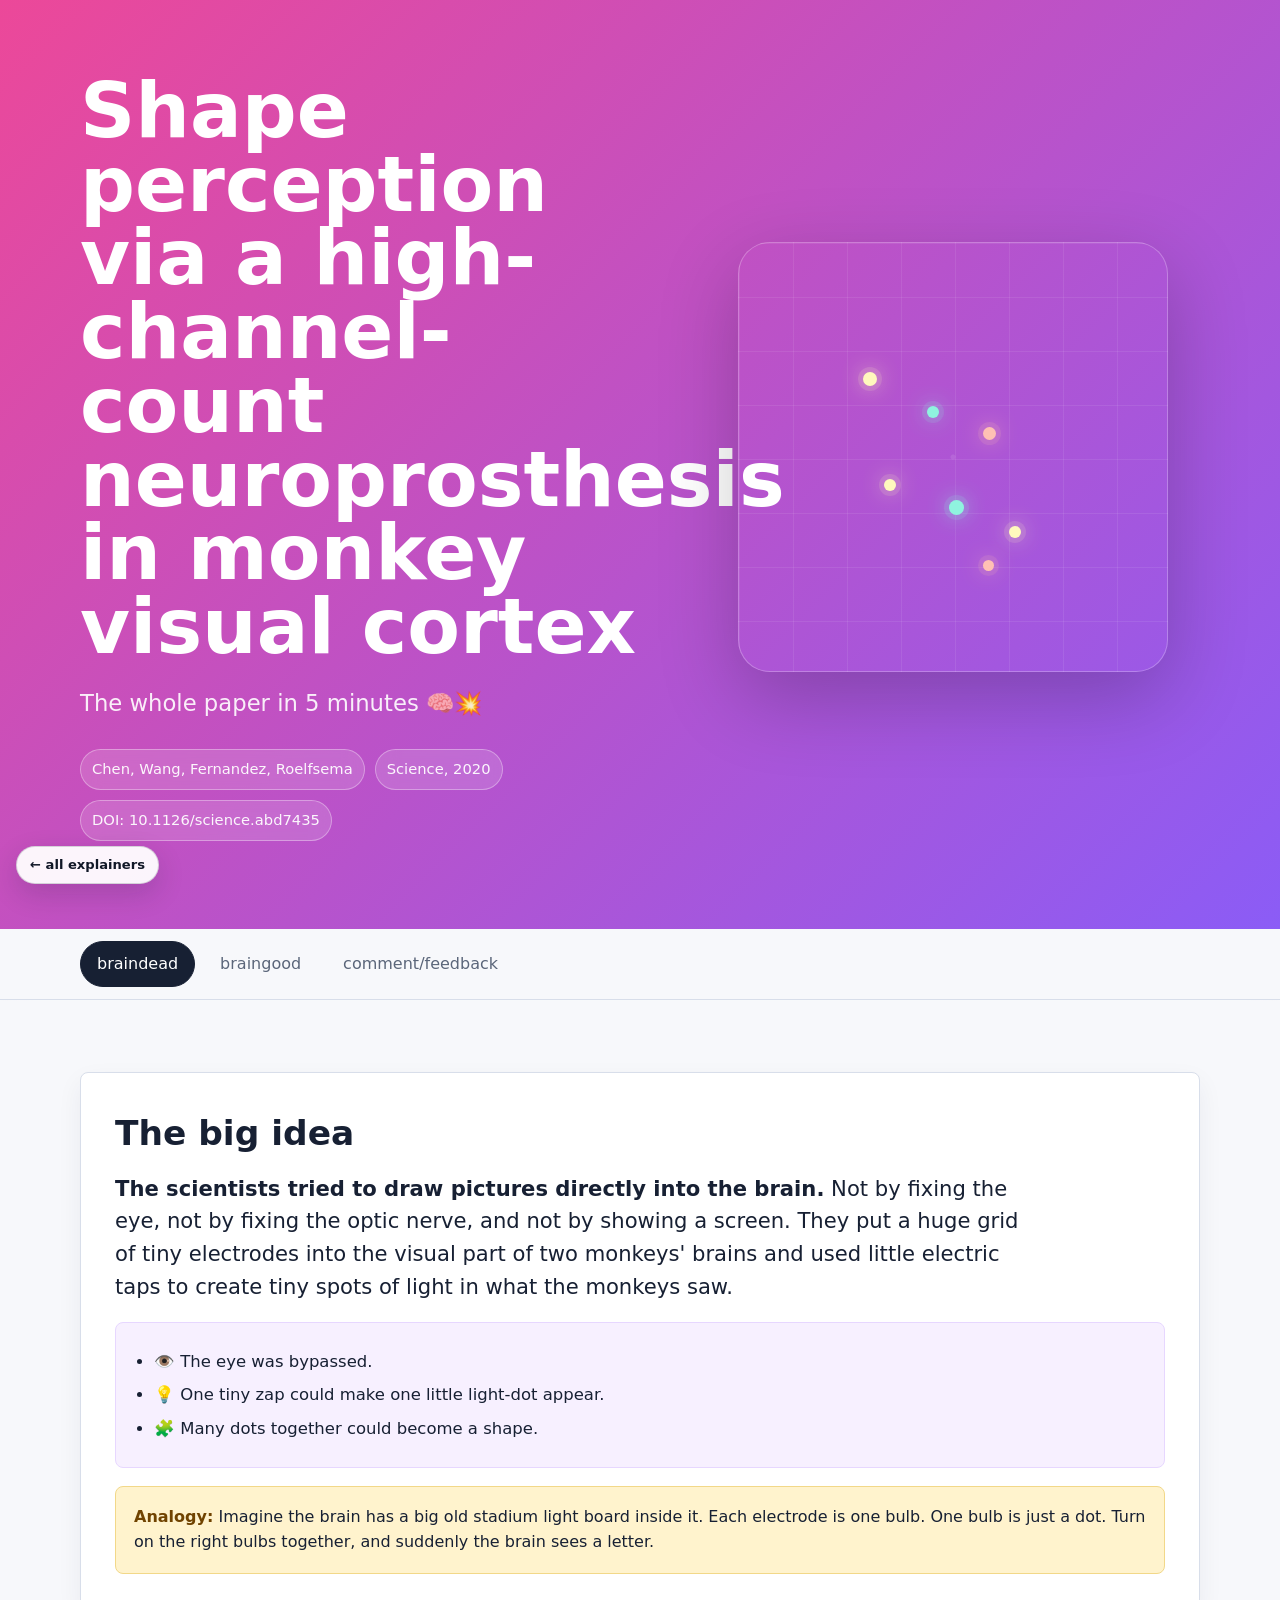
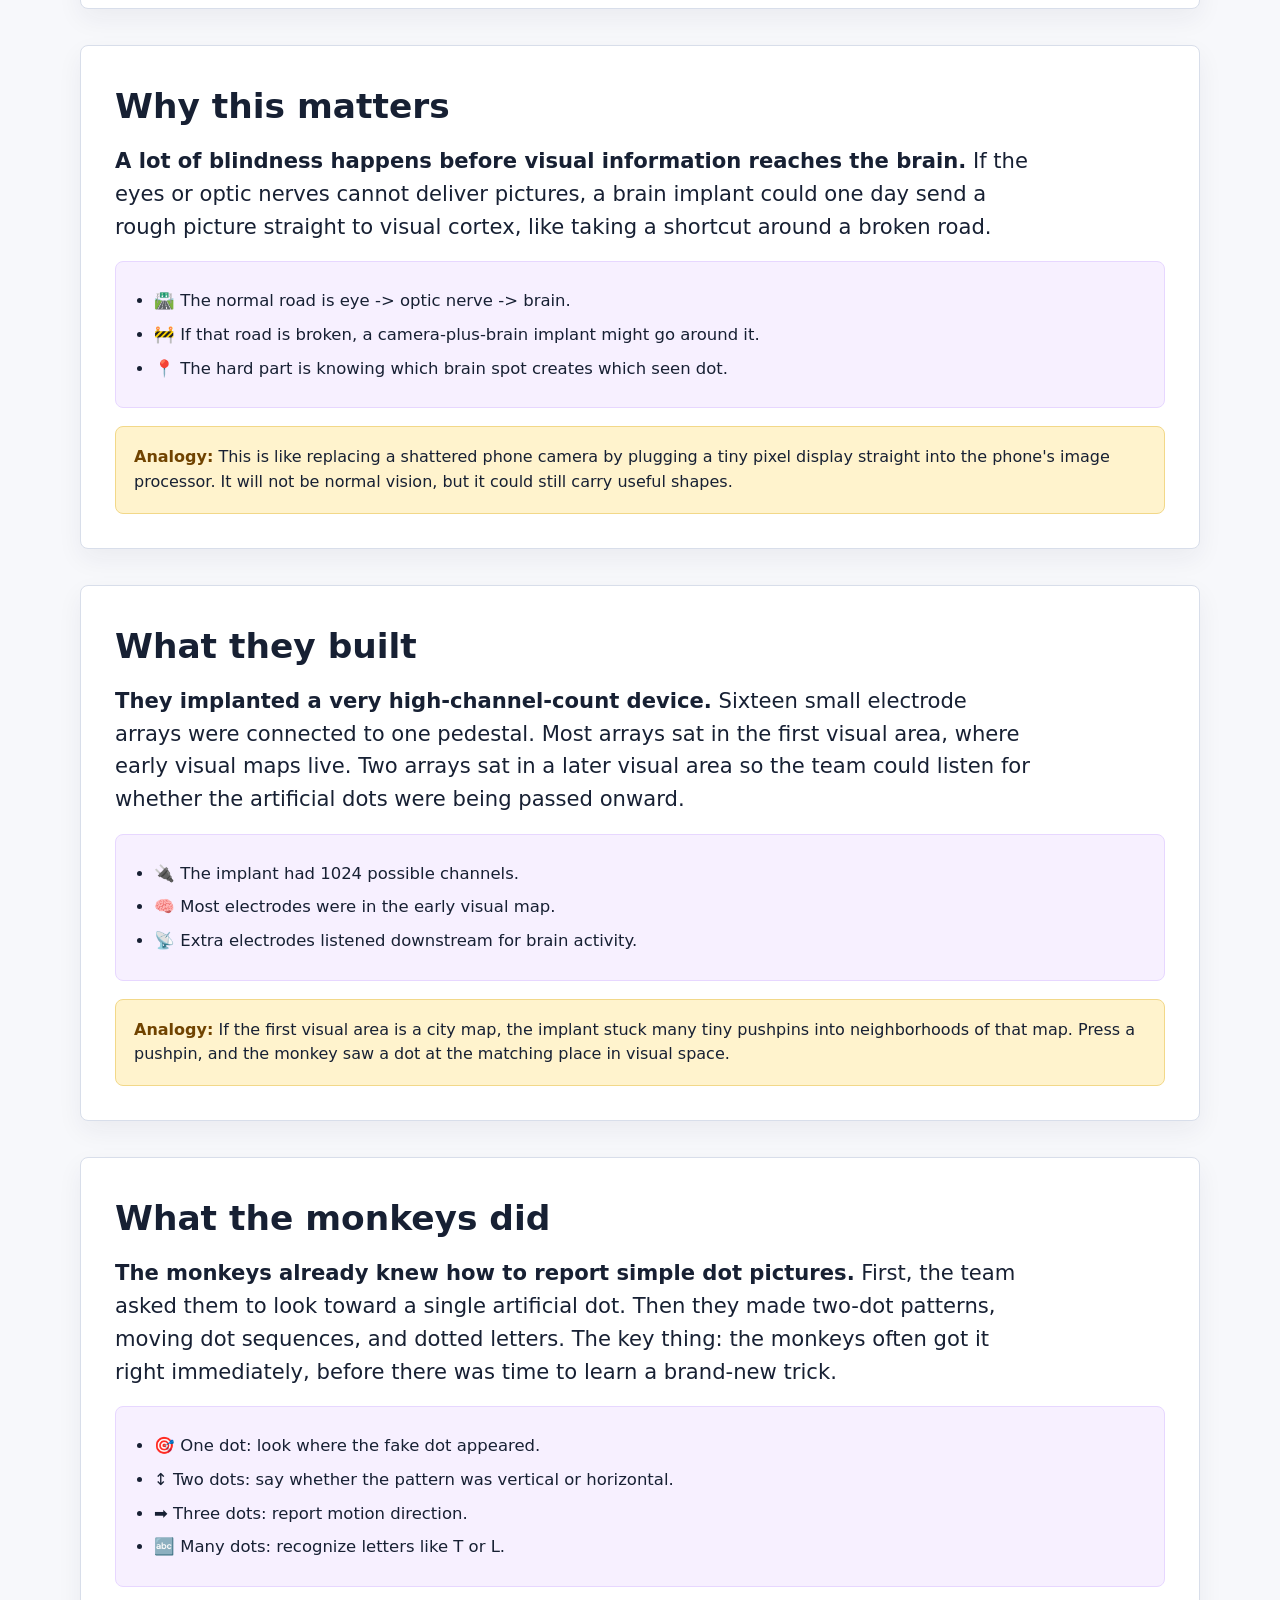
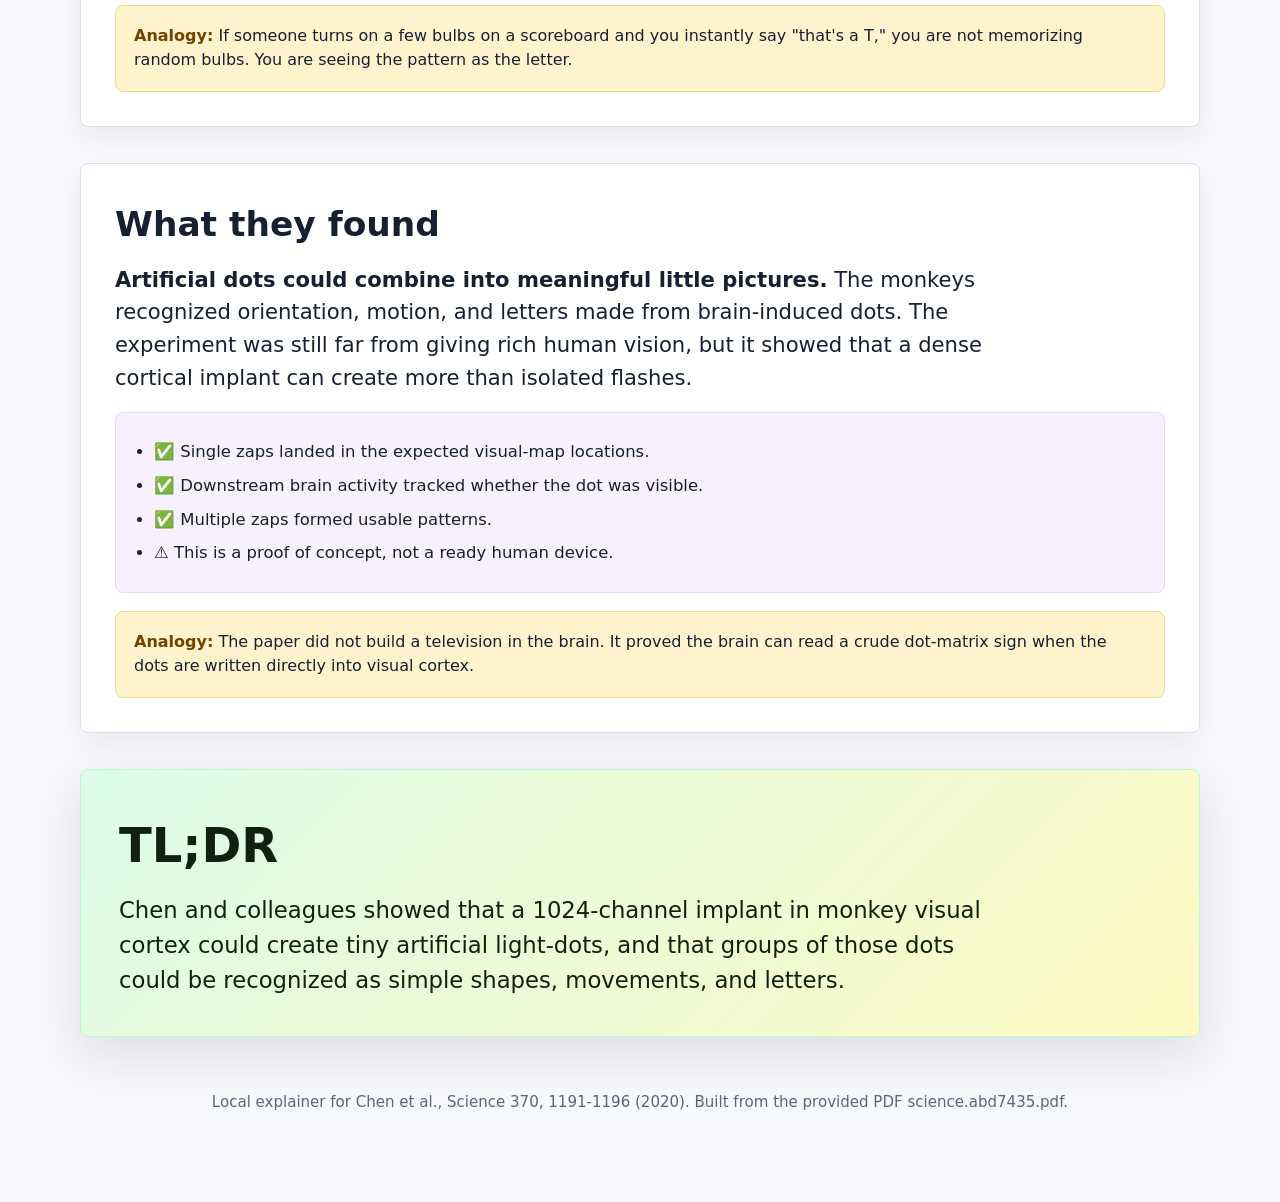
<file: papers/science-abd7435/index.html>
<!doctype html>
<html lang="en">
<head>
  <meta charset="utf-8">
  <meta name="viewport" content="width=device-width, initial-scale=1">
  <title>Shape perception via a high-channel-count neuroprosthesis in monkey visual cortex</title>
  <style>
    :root {
      --ink: #172033;
      --muted: #5b667a;
      --line: #d8deea;
      --paper: #f7f8fb;
      --panel: #ffffff;
      --teal: #0f766e;
      --teal-soft: #dff7f2;
      --coral: #dc5b49;
      --coral-soft: #ffe5df;
      --indigo: #3f51b5;
      --indigo-soft: #e8ebff;
      --amber: #b7791f;
      --amber-soft: #fff3cd;
      --green: #15803d;
      --green-soft: #dcfce7;
      --shadow: 0 18px 50px rgba(25, 35, 62, 0.12);
      color-scheme: light;
      font-family: Inter, ui-sans-serif, system-ui, -apple-system, BlinkMacSystemFont, "Segoe UI", sans-serif;
    }

    * {
      box-sizing: border-box;
      letter-spacing: 0;
    }

    html {
      scroll-behavior: smooth;
    }

    body {
      margin: 0;
      background: var(--paper);
      color: var(--ink);
      line-height: 1.55;
    }

    button,
    input {
      font: inherit;
    }

    button {
      cursor: pointer;
    }

    .hero {
      position: relative;
      overflow: hidden;
      min-height: 62vh;
      display: grid;
      align-items: center;
      background: linear-gradient(135deg, #ec4899 0%, #8b5cf6 100%);
      color: white;
      transition: background 240ms ease;
    }

    .hero.hero-normal {
      background: linear-gradient(135deg, #09203f 0%, #0f766e 56%, #1f3b73 100%);
    }

    .hero.hero-feedback {
      background: linear-gradient(135deg, #243b53 0%, #52606d 100%);
    }

    .hero-inner {
      width: min(1120px, calc(100% - 32px));
      margin: 0 auto;
      padding: 74px 0 88px;
      display: grid;
      grid-template-columns: minmax(0, 1.08fr) minmax(320px, 0.92fr);
      gap: 46px;
      align-items: center;
      position: relative;
      z-index: 1;
    }

    .hero h1 {
      margin: 0;
      max-width: 840px;
      font-size: clamp(2.35rem, 6vw, 5.8rem);
      line-height: 0.96;
      font-weight: 860;
      letter-spacing: 0;
    }

    .hero-subtitle {
      margin: 22px 0 0;
      font-size: clamp(1.08rem, 2vw, 1.42rem);
      max-width: 690px;
      color: rgba(255, 255, 255, 0.9);
    }

    .paper-meta {
      display: flex;
      flex-wrap: wrap;
      gap: 10px;
      margin-top: 28px;
    }

    .paper-meta span {
      border: 1px solid rgba(255, 255, 255, 0.34);
      background: rgba(255, 255, 255, 0.14);
      padding: 8px 11px;
      border-radius: 999px;
      color: rgba(255, 255, 255, 0.94);
      font-size: 0.92rem;
      backdrop-filter: blur(10px);
    }

    .hero-visual {
      min-height: 360px;
      position: relative;
      display: grid;
      place-items: center;
    }

    .visual-field {
      width: min(430px, 100%);
      aspect-ratio: 1 / 1;
      border: 1px solid rgba(255, 255, 255, 0.26);
      border-radius: 32px;
      position: relative;
      background:
        radial-gradient(circle at 50% 50%, rgba(255,255,255,0.1) 0 2px, transparent 3px),
        linear-gradient(rgba(255,255,255,0.08) 1px, transparent 1px),
        linear-gradient(90deg, rgba(255,255,255,0.08) 1px, transparent 1px);
      background-size: 100% 100%, 54px 54px, 54px 54px;
      box-shadow: 0 26px 80px rgba(0, 0, 0, 0.22);
      overflow: hidden;
    }

    .field-dot {
      position: absolute;
      width: var(--s, 13px);
      height: var(--s, 13px);
      left: var(--x);
      top: var(--y);
      border-radius: 999px;
      background: #fff8bd;
      box-shadow: 0 0 0 5px rgba(255, 248, 189, 0.13), 0 0 22px rgba(255, 248, 189, 0.88);
      animation: pulse 2.4s ease-in-out infinite;
      animation-delay: var(--d, 0s);
    }

    .field-dot.teal {
      background: #8ff3df;
      box-shadow: 0 0 0 5px rgba(143, 243, 223, 0.13), 0 0 22px rgba(143, 243, 223, 0.9);
    }

    .field-dot.coral {
      background: #ffc0b4;
      box-shadow: 0 0 0 5px rgba(255, 192, 180, 0.13), 0 0 22px rgba(255, 192, 180, 0.9);
    }

    @keyframes pulse {
      0%, 100% { transform: scale(1); opacity: 0.84; }
      50% { transform: scale(1.35); opacity: 1; }
    }

    .tab-shell {
      position: sticky;
      top: 0;
      z-index: 20;
      background: rgba(247, 248, 251, 0.93);
      border-bottom: 1px solid var(--line);
      backdrop-filter: blur(14px);
    }

    .tabs {
      width: min(1120px, calc(100% - 32px));
      margin: 0 auto;
      display: flex;
      gap: 8px;
      padding: 12px 0;
      overflow-x: auto;
    }

    .tab-btn {
      appearance: none;
      border: 1px solid transparent;
      background: transparent;
      color: var(--muted);
      border-radius: 999px;
      padding: 10px 16px;
      white-space: nowrap;
      min-height: 42px;
      transition: background 160ms ease, color 160ms ease, border-color 160ms ease;
    }

    .tab-btn:hover {
      background: #eef2f7;
      color: var(--ink);
    }

    .tab-btn.active {
      background: var(--ink);
      color: white;
      border-color: var(--ink);
    }

    main {
      width: min(1120px, calc(100% - 32px));
      margin: 0 auto;
      padding: 36px 0 72px;
    }

    .tab-panel {
      display: none;
    }

    .tab-panel.active {
      display: block;
    }

    section {
      margin: 36px 0;
    }

    .section-head {
      display: flex;
      align-items: end;
      justify-content: space-between;
      gap: 24px;
      margin-bottom: 18px;
    }

    .section-head h2 {
      margin: 0;
      font-size: clamp(1.5rem, 3vw, 2.25rem);
      line-height: 1.08;
    }

    .section-head p {
      margin: 0;
      max-width: 560px;
      color: var(--muted);
    }

    .eyebrow {
      display: inline-flex;
      align-items: center;
      gap: 8px;
      margin-bottom: 10px;
      color: var(--teal);
      font-weight: 760;
      text-transform: uppercase;
      font-size: 0.78rem;
    }

    .panel,
    .ez-section,
    .concept-card,
    .quiz-box,
    .limit-row,
    .metric-card {
      background: var(--panel);
      border: 1px solid var(--line);
      border-radius: 8px;
      box-shadow: 0 10px 26px rgba(28, 38, 61, 0.06);
    }

    .panel {
      padding: clamp(18px, 3vw, 28px);
    }

    .ez-section {
      padding: clamp(20px, 3.2vw, 34px);
      margin-bottom: 22px;
    }

    .ez-section h2 {
      margin: 0 0 12px;
      font-size: clamp(1.45rem, 3vw, 2.15rem);
    }

    .ez-big {
      font-size: clamp(1.1rem, 2vw, 1.32rem);
      margin: 0 0 14px;
      max-width: 920px;
    }

    .ez-emoji-block {
      margin: 18px 0;
      padding: 18px;
      border-radius: 8px;
      background: #f7f0ff;
      border: 1px solid #e7d7ff;
    }

    .ez-emoji-block ul {
      margin: 0;
      padding-left: 1.25rem;
    }

    .ez-emoji-block li {
      margin: 8px 0;
      font-size: 1.03rem;
    }

    .ez-analogy {
      margin-top: 16px;
      padding: 18px;
      background: var(--amber-soft);
      border: 1px solid #f2d889;
      border-radius: 8px;
    }

    .ez-analogy strong {
      color: #704300;
    }

    .ez-tldr {
      padding: clamp(22px, 4vw, 38px);
      border-radius: 8px;
      color: #10210f;
      background: linear-gradient(135deg, #dcfce7 0%, #fef9c3 100%);
      border: 1px solid #bbf7d0;
      box-shadow: var(--shadow);
    }

    .ez-tldr h2 {
      margin: 0 0 10px;
      font-size: clamp(1.7rem, 4vw, 3rem);
    }

    .ez-tldr p {
      margin: 0;
      font-size: clamp(1.12rem, 2vw, 1.42rem);
      max-width: 900px;
    }

    .cards {
      display: grid;
      grid-template-columns: repeat(3, minmax(0, 1fr));
      gap: 14px;
    }

    .concept-card {
      padding: 18px;
      min-height: 156px;
      position: relative;
      overflow: hidden;
    }

    .concept-card button {
      all: unset;
      display: block;
      cursor: pointer;
      width: 100%;
    }

    .concept-card h3,
    .metric-card h3,
    .quiz-box h3 {
      margin: 0 0 8px;
      font-size: 1.08rem;
    }

    .concept-card p,
    .metric-card p {
      margin: 0;
      color: var(--muted);
    }

    .concept-more {
      display: none;
      margin-top: 14px;
      padding-top: 14px;
      border-top: 1px solid var(--line);
      color: var(--ink);
    }

    .concept-card.open .concept-more {
      display: block;
    }

    .badge {
      display: inline-flex;
      align-items: center;
      gap: 8px;
      padding: 6px 9px;
      border-radius: 999px;
      background: var(--teal-soft);
      color: var(--teal);
      font-size: 0.82rem;
      font-weight: 760;
      margin-bottom: 12px;
    }

    .board {
      display: grid;
      grid-template-columns: 1.1fr 0.9fr;
      gap: 18px;
      align-items: stretch;
    }

    .neuro-map {
      display: grid;
      grid-template-columns: 1fr;
      gap: 16px;
    }

    .brain-board {
      display: grid;
      grid-template-columns: 1fr 1fr;
      gap: 14px;
      align-items: center;
    }

    .brain-svg,
    .field-svg,
    .task-svg,
    .chart-svg {
      width: 100%;
      height: auto;
      display: block;
    }

    .field-panel {
      background: #0f172a;
      color: white;
      border-radius: 8px;
      padding: 14px;
      min-height: 312px;
      display: grid;
      align-items: center;
    }

    .field-caption {
      color: #d9e4f5;
      margin: 10px 0 0;
      font-size: 0.94rem;
    }

    .implant-decoder {
      grid-column: 1 / -1;
      margin-top: 4px;
      display: grid;
      gap: 14px;
      padding: 18px;
      border: 1px solid var(--line);
      border-radius: 8px;
      background: #f8fafc;
    }

    .implant-decoder h3 {
      margin: 0;
      font-size: 1.18rem;
    }

    .decoder-grid {
      display: grid;
      grid-template-columns: repeat(2, minmax(0, 1fr));
      gap: 12px;
    }

    .decoder-card {
      background: white;
      border: 1px solid var(--line);
      border-radius: 8px;
      padding: 14px;
    }

    .decoder-card.rf-card-wide {
      grid-column: 1 / -1;
    }

    .decoder-card.role-card-wide {
      grid-column: 1 / -1;
    }

    .decoder-card h4 {
      margin: 0 0 8px;
      font-size: 1rem;
    }

    .decoder-card p {
      margin: 8px 0 0;
      color: var(--muted);
      font-size: 0.94rem;
    }

    .chip-row {
      display: flex;
      flex-wrap: wrap;
      gap: 5px;
      align-items: center;
    }

    .chip-array {
      width: 24px;
      height: 20px;
      border-radius: 4px;
      background: var(--coral);
      box-shadow: inset 0 0 0 1px rgba(0,0,0,0.14);
    }

    .chip-array.readout {
      background: var(--ink);
    }

    .array-role-board {
      display: grid;
      gap: 9px;
      margin-top: 10px;
    }

    .role-flow {
      display: grid;
      grid-template-columns: minmax(0, 1fr) auto minmax(0, 1fr) auto minmax(0, 1fr);
      gap: 7px;
      align-items: stretch;
    }

    .role-tile {
      min-width: 0;
      border: 1px solid var(--line);
      border-radius: 8px;
      padding: 9px;
      background: #f8fafc;
      display: grid;
      gap: 7px;
      align-content: start;
      font-size: 0.8rem;
      color: var(--muted);
    }

    .role-tile strong {
      display: block;
      color: var(--ink);
      font-size: 0.82rem;
    }

    .role-arrow {
      align-self: center;
      color: var(--muted);
      font-weight: 900;
    }

    .needle-bed {
      display: grid;
      grid-template-columns: repeat(8, 1fr);
      gap: 3px;
      padding: 8px;
      border-radius: 8px;
      background: var(--coral-soft);
      border: 1px solid #f2b8ab;
    }

    .needle-bed i {
      aspect-ratio: 1;
      border-radius: 999px;
      background: var(--coral);
      box-shadow: inset 0 0 0 1px rgba(127, 29, 29, 0.18);
    }

    .needle-bed i.hot {
      background: var(--amber);
      box-shadow: 0 0 0 4px rgba(255, 242, 168, 0.72), 0 0 12px rgba(183, 121, 31, 0.6);
    }

    .visual-patch {
      min-height: 78px;
      position: relative;
      border-radius: 8px;
      border: 1px solid var(--line);
      background:
        linear-gradient(#dbe4f0 1px, transparent 1px),
        linear-gradient(90deg, #dbe4f0 1px, transparent 1px),
        white;
      background-size: 22px 22px;
    }

    .visual-patch::before {
      content: "lower-right patch";
      position: absolute;
      right: 7px;
      bottom: 6px;
      padding: 2px 6px;
      border-radius: 999px;
      background: rgba(255, 243, 205, 0.94);
      border: 1px solid #f2d889;
      color: #7c4a03;
      font-size: 0.66rem;
    }

    .visual-patch .seen-dot {
      position: absolute;
      left: 62%;
      top: 56%;
      width: 17px;
      height: 17px;
      border-radius: 999px;
      background: #fff2a8;
      border: 2px solid var(--amber);
      box-shadow: 0 0 0 6px rgba(255, 242, 168, 0.5), 0 0 22px rgba(183, 121, 31, 0.68);
    }

    .v1-causality-strip {
      display: grid;
      grid-template-columns: minmax(0, 1fr) auto minmax(0, 1fr) auto minmax(0, 1fr) auto minmax(0, 1fr);
      gap: 7px;
      align-items: stretch;
      margin-top: 10px;
      padding: 10px;
      border-radius: 8px;
      border: 1px solid #f2d889;
      background: var(--amber-soft);
    }

    .v1-causality-step {
      min-width: 0;
      display: grid;
      gap: 6px;
      align-content: start;
      padding: 8px;
      border-radius: 8px;
      background: rgba(255,255,255,0.82);
      border: 1px solid rgba(183, 121, 31, 0.22);
      color: #5f3b00;
      font-size: 0.78rem;
    }

    .v1-causality-step strong {
      color: var(--ink);
      font-size: 0.8rem;
    }

    .v1-mini-map {
      min-height: 58px;
      position: relative;
      border-radius: 7px;
      border: 1px solid #e6c56d;
      background:
        linear-gradient(#f4df9c 1px, transparent 1px),
        linear-gradient(90deg, #f4df9c 1px, transparent 1px),
        white;
      background-size: 18px 18px;
    }

    .v1-mini-map::after {
      content: "owned patch";
      position: absolute;
      right: 5px;
      bottom: 5px;
      padding: 2px 5px;
      border-radius: 999px;
      background: rgba(255, 242, 168, 0.9);
      border: 1px solid #e6c56d;
      font-size: 0.62rem;
      font-weight: 760;
    }

    .v1-cortex-tile {
      min-height: 58px;
      border-radius: 7px;
      border: 1px solid #f2b8ab;
      background: var(--coral-soft);
      display: grid;
      place-items: center;
      color: #7f1d1d;
      font-weight: 860;
      box-shadow: inset 0 0 0 8px rgba(255,255,255,0.38);
    }

    .v1-zap-icon {
      min-height: 58px;
      display: grid;
      place-items: center;
      border-radius: 7px;
      border: 1px solid #f2b8ab;
      background: white;
      color: var(--coral);
      font-size: 1.7rem;
      font-weight: 900;
    }

    .v1-eye-view {
      min-height: 58px;
      position: relative;
      border-radius: 7px;
      border: 1px solid #1e293b;
      background: #0f172a;
    }

    .v1-mini-map .seen-dot,
    .v1-eye-view .seen-dot {
      position: absolute;
      left: 62%;
      top: 56%;
      width: 14px;
      height: 14px;
      border-radius: 999px;
      background: #fff2a8;
      border: 2px solid var(--amber);
      box-shadow: 0 0 0 5px rgba(255, 242, 168, 0.45), 0 0 18px rgba(183, 121, 31, 0.7);
    }

    .v1-strip-arrow {
      align-self: center;
      color: #8a5a08;
      font-weight: 900;
    }

    .v4-meter {
      display: grid;
      gap: 5px;
      padding: 8px;
      border-radius: 8px;
      border: 1px solid #b7d5d0;
      background: var(--teal-soft);
    }

    .v4-meter span {
      height: 9px;
      border-radius: 999px;
      background: linear-gradient(90deg, var(--teal) var(--w), rgba(16, 118, 110, 0.15) var(--w));
    }

    .role-fact {
      margin: 0;
      padding: 8px 10px;
      border-radius: 8px;
      background: white;
      border: 1px dashed var(--line);
      color: var(--muted);
      font-size: 0.84rem;
    }

    .decoder-arrow {
      color: var(--muted);
      font-weight: 800;
      padding: 0 2px;
    }

    .rf-mini {
      display: grid;
      gap: 10px;
    }

    .rf-map-board {
      display: grid;
      grid-template-columns: minmax(0, 1fr) auto minmax(0, 1fr) auto minmax(0, 1fr);
      gap: 8px;
      align-items: stretch;
      margin-top: 10px;
    }

    .rf-map-step {
      min-width: 0;
      border: 1px solid var(--line);
      border-radius: 8px;
      background: #f8fafc;
      padding: 10px;
      display: grid;
      gap: 8px;
    }

    .rf-map-step strong {
      display: block;
      font-size: 0.86rem;
      color: var(--ink);
    }

    .rf-map-step span {
      color: var(--muted);
      font-size: 0.82rem;
    }

    .rf-flow-arrow {
      align-self: center;
      color: var(--muted);
      font-weight: 900;
    }

    .rf-screen {
      position: relative;
      aspect-ratio: 1 / 0.72;
      border-radius: 8px;
      background:
        linear-gradient(#dbe4f0 1px, transparent 1px),
        linear-gradient(90deg, #dbe4f0 1px, transparent 1px),
        white;
      background-size: 26px 26px;
      border: 1px solid var(--line);
    }

    .rf-screen.input::before {
      content: "";
      position: absolute;
      left: 56%;
      top: 8%;
      width: 7px;
      height: 78%;
      border-radius: 999px;
      background: var(--teal);
      opacity: 0.72;
    }

    .rf-screen.input::after,
    .rf-screen.output::after {
      content: "same screen patch";
      position: absolute;
      right: 6px;
      bottom: 5px;
      font-size: 0.68rem;
      color: #7c4a03;
      background: rgba(255, 243, 205, 0.9);
      border: 1px solid #f2d889;
      border-radius: 999px;
      padding: 2px 6px;
    }

    .rf-electrode-tile {
      border-radius: 8px;
      border: 1px solid #f2b8ab;
      background:
        linear-gradient(#f8c9bf 1px, transparent 1px),
        linear-gradient(90deg, #f8c9bf 1px, transparent 1px),
        var(--coral-soft);
      background-size: 18px 18px;
      min-height: 88px;
      position: relative;
      overflow: hidden;
    }

    .rf-electrode-tile::before {
      content: "E";
      position: absolute;
      left: 50%;
      top: 50%;
      transform: translate(-50%, -50%);
      width: 34px;
      height: 34px;
      display: grid;
      place-items: center;
      border-radius: 8px;
      background: var(--coral);
      color: white;
      font-weight: 900;
      box-shadow: 0 0 0 6px rgba(220, 91, 73, 0.18);
    }

    .rf-electrode-tile::after {
      content: "spikes most here";
      position: absolute;
      left: 8px;
      bottom: 7px;
      color: #7f1d1d;
      font-size: 0.68rem;
      font-weight: 760;
    }

    .spike-ticks {
      position: absolute;
      right: 10px;
      top: 14px;
      display: flex;
      align-items: end;
      gap: 3px;
      height: 38px;
    }

    .spike-ticks i {
      display: block;
      width: 4px;
      height: var(--h);
      border-radius: 999px;
      background: #7f1d1d;
    }

    .rf-spot {
      position: absolute;
      left: 62%;
      top: 58%;
      width: 18px;
      height: 18px;
      border-radius: 999px;
      background: #fff2a8;
      border: 2px solid var(--amber);
      box-shadow: 0 0 18px rgba(183, 121, 31, 0.5);
    }

    .rf-screen.output .rf-spot {
      box-shadow: 0 0 0 6px rgba(255, 242, 168, 0.48), 0 0 24px rgba(183, 121, 31, 0.72);
    }

    .threshold-ladder {
      display: grid;
      gap: 7px;
    }

    .threshold-step {
      display: grid;
      grid-template-columns: 72px 1fr auto;
      gap: 8px;
      align-items: center;
      font-size: 0.88rem;
    }

    .threshold-bar {
      height: 10px;
      border-radius: 999px;
      background: linear-gradient(90deg, var(--coral) var(--w), #e8edf5 var(--w));
    }

    .decoder-note {
      margin: 0;
      padding: 12px;
      border-radius: 8px;
      background: var(--amber-soft);
      border: 1px solid #f2d889;
      color: #5f3b00;
    }

    .stats {
      display: grid;
      grid-template-columns: repeat(4, minmax(0, 1fr));
      gap: 12px;
    }

    .metric-card {
      padding: 16px;
    }

    .metric-card .number {
      display: block;
      font-weight: 840;
      font-size: clamp(1.55rem, 4vw, 2.35rem);
      line-height: 1;
      margin-bottom: 8px;
      color: var(--ink);
    }

    .control-row {
      display: flex;
      flex-wrap: wrap;
      gap: 8px;
      margin-bottom: 18px;
    }

    .seg-btn {
      border: 1px solid var(--line);
      background: white;
      color: var(--ink);
      border-radius: 999px;
      padding: 9px 13px;
      min-height: 40px;
    }

    .seg-btn.active {
      background: var(--teal);
      border-color: var(--teal);
      color: white;
    }

    .task-board {
      display: grid;
      grid-template-columns: minmax(0, 1.1fr) minmax(280px, 0.9fr);
      gap: 16px;
      align-items: start;
    }

    .task-stage {
      min-height: 380px;
      background: #0b1120;
      border-radius: 8px;
      border: 1px solid #1e293b;
      padding: 16px;
      color: white;
    }

    .task-side {
      display: grid;
      gap: 12px;
    }

    .data-strip {
      display: grid;
      grid-template-columns: repeat(4, 1fr);
      gap: 6px;
      margin-top: 12px;
    }

    .data-cell {
      min-height: 36px;
      border: 1px solid #cfd7e6;
      border-radius: 6px;
      background: #f8fafc;
      padding: 7px;
      font-size: 0.82rem;
      color: var(--muted);
    }

    .data-cell.hot {
      background: var(--coral-soft);
      border-color: #f7a391;
      color: #7f1d1d;
      font-weight: 760;
    }

    .result-grid {
      display: grid;
      grid-template-columns: repeat(2, minmax(0, 1fr));
      gap: 14px;
    }

    .result-card {
      border: 1px solid var(--line);
      border-radius: 8px;
      background: white;
      padding: 16px;
    }

    .bar-row {
      display: grid;
      grid-template-columns: 100px 1fr 54px;
      gap: 10px;
      align-items: center;
      margin: 12px 0;
      font-size: 0.92rem;
    }

    .bar-track {
      height: 12px;
      background: #e8edf5;
      border-radius: 999px;
      overflow: hidden;
    }

    .bar-fill {
      width: var(--w);
      height: 100%;
      background: var(--c, var(--teal));
      border-radius: inherit;
    }

    .pipeline {
      display: grid;
      grid-template-columns: repeat(4, minmax(0, 1fr));
      gap: 12px;
      align-items: stretch;
    }

    .pipe-step {
      border: 1px solid var(--line);
      border-radius: 8px;
      background: white;
      padding: 14px;
      position: relative;
      min-height: 190px;
    }

    .pipe-step h3 {
      margin: 0 0 8px;
    }

    .pipe-layer {
      margin-top: 10px;
      padding: 10px;
      border-radius: 6px;
      background: #f8fafc;
      border: 1px dashed #cbd5e1;
      font-size: 0.9rem;
    }

    .pipe-step::after {
      content: "";
      position: absolute;
      right: -10px;
      top: 50%;
      width: 18px;
      height: 2px;
      background: var(--line);
    }

    .pipe-step:last-child::after {
      display: none;
    }

    .limits {
      display: grid;
      gap: 10px;
    }

    .limit-row {
      padding: 14px 16px;
      display: grid;
      grid-template-columns: 180px 1fr;
      gap: 16px;
      align-items: start;
    }

    .limit-row strong {
      color: var(--coral);
    }

    .glossary {
      width: 100%;
      border-collapse: collapse;
      overflow: hidden;
      border-radius: 8px;
      background: white;
      border: 1px solid var(--line);
    }

    .glossary th,
    .glossary td {
      padding: 13px;
      border-bottom: 1px solid var(--line);
      text-align: left;
      vertical-align: top;
    }

    .glossary th {
      background: #edf2f7;
      color: var(--ink);
      font-size: 0.9rem;
    }

    .glossary tr:last-child td {
      border-bottom: 0;
    }

    .quiz-grid {
      display: grid;
      gap: 14px;
    }

    .quiz-box {
      padding: 16px;
    }

    .quiz-options {
      display: grid;
      gap: 8px;
      margin-top: 12px;
    }

    .quiz-options button {
      text-align: left;
      border: 1px solid var(--line);
      background: #f8fafc;
      border-radius: 8px;
      padding: 12px;
    }

    .quiz-options button.correct {
      border-color: #86efac;
      background: var(--green-soft);
    }

    .quiz-options button.wrong {
      border-color: #fecaca;
      background: #fff1f2;
    }

    .quiz-feedback {
      display: none;
      margin-top: 12px;
      padding: 12px;
      border-radius: 8px;
      background: #f1f5f9;
    }

    .quiz-feedback.show {
      display: block;
    }

    .feedback-cards {
      display: grid;
      grid-template-columns: repeat(3, minmax(0, 1fr));
      gap: 14px;
      margin-top: 18px;
    }

    .feedback-card {
      border: 1px solid var(--line);
      border-radius: 8px;
      padding: 16px;
      background: white;
    }

    .feedback-card h3 {
      margin: 0 0 8px;
    }

    .feedback-card p {
      margin: 0;
      color: var(--muted);
    }

    .feedback-action {
      display: inline-flex;
      align-items: center;
      justify-content: center;
      margin-top: 18px;
      border: 0;
      border-radius: 999px;
      min-height: 44px;
      padding: 10px 18px;
      background: var(--ink);
      color: white;
      font-weight: 760;
    }

    code.path {
      display: inline-block;
      max-width: 100%;
      white-space: normal;
      overflow-wrap: anywhere;
      padding: 3px 6px;
      border-radius: 6px;
      background: #edf2f7;
      color: #243b53;
      font-size: 0.92em;
    }

    .footer-note {
      margin-top: 54px;
      color: var(--muted);
      font-size: 0.94rem;
      text-align: center;
    }

    @media (max-width: 900px) {
      .hero-inner,
      .board,
      .task-board,
      .brain-board {
        grid-template-columns: 1fr;
      }

      .hero {
        min-height: auto;
      }

      .hero-inner {
        padding: 54px 0 72px;
      }

      .hero-visual {
        min-height: auto;
      }

      .cards,
      .stats,
      .pipeline,
      .feedback-cards,
      .decoder-grid,
      .result-grid {
        grid-template-columns: 1fr 1fr;
      }

      .pipeline .pipe-step::after {
        display: none;
      }
    }

    @media (max-width: 620px) {
      main,
      .tabs,
      .hero-inner {
        width: min(100% - 22px, 1120px);
      }

      .hero h1 {
        font-size: clamp(2.1rem, 13vw, 3.4rem);
      }

      .paper-meta span {
        font-size: 0.84rem;
      }

      .cards,
      .stats,
      .pipeline,
      .feedback-cards,
      .decoder-grid,
      .result-grid {
        grid-template-columns: 1fr;
      }

      .rf-mini {
        grid-template-columns: 1fr;
      }

      .rf-map-board {
        grid-template-columns: 1fr;
      }

      .role-flow {
        grid-template-columns: 1fr;
      }

      .v1-causality-strip {
        grid-template-columns: 1fr;
      }

      .rf-flow-arrow,
      .role-arrow,
      .v1-strip-arrow {
        justify-self: center;
        transform: rotate(90deg);
      }

      .threshold-step {
        grid-template-columns: 62px 1fr auto;
      }

      .section-head {
        display: block;
      }

      .section-head p {
        margin-top: 8px;
      }

      .limit-row {
        grid-template-columns: 1fr;
      }

      .bar-row {
        grid-template-columns: 78px 1fr 46px;
      }

      .task-stage {
        min-height: 310px;
      }

      .glossary {
        display: block;
        overflow-x: auto;
      }
    }
  
    .feedback-button:disabled {
      cursor: not-allowed;
      opacity: 0.62;
      box-shadow: none;
    }

    .ipe-home-link {
      position: fixed;
      left: 16px;
      bottom: 16px;
      z-index: 120;
      display: inline-flex;
      align-items: center;
      min-height: 38px;
      padding: 9px 13px;
      border: 1px solid rgba(15, 23, 42, 0.16);
      border-radius: 999px;
      background: rgba(255, 255, 255, 0.94);
      box-shadow: 0 10px 28px rgba(15, 23, 42, 0.16);
      color: #111827;
      font-family: system-ui, -apple-system, BlinkMacSystemFont, "Segoe UI", sans-serif;
      font-size: 0.82rem;
      font-weight: 850;
      line-height: 1;
      text-decoration: none;
    }
    .ipe-home-link:hover {
      border-color: rgba(37, 99, 235, 0.5);
      color: #1e40af;
      transform: translateY(-1px);
    }
    @media (max-width: 560px) {
      .ipe-home-link {
        left: 10px;
        bottom: 10px;
        min-height: 34px;
        padding: 8px 10px;
        font-size: 0.76rem;
      }
    }
</style>
  <!-- GitHub Pages copy: local feedback runtime stripped by scripts/publish_pages.py. -->
</head>
<body>
    <a class="ipe-home-link" href="../../" aria-label="Back to all explainers">&larr; all explainers</a>
<header class="hero" id="pageHero">
    <div class="hero-inner">
      <div>
        <h1>Shape perception via a high-channel-count neuroprosthesis in monkey visual cortex</h1>
        <p class="hero-subtitle" id="heroSubtitle">The whole paper in 5 minutes 🧠💥</p>
        <div class="paper-meta">
          <span>Chen, Wang, Fernandez, Roelfsema</span>
          <span>Science, 2020</span>
          <span>DOI: 10.1126/science.abd7435</span>
        </div>
      </div>
      <div class="hero-visual" aria-hidden="true">
        <div class="visual-field">
          <span class="field-dot" style="--x: 29%; --y: 30%; --s: 14px; --d: 0s;"></span>
          <span class="field-dot teal" style="--x: 44%; --y: 38%; --s: 12px; --d: .2s;"></span>
          <span class="field-dot coral" style="--x: 57%; --y: 43%; --s: 13px; --d: .35s;"></span>
          <span class="field-dot" style="--x: 34%; --y: 55%; --s: 12px; --d: .55s;"></span>
          <span class="field-dot teal" style="--x: 49%; --y: 60%; --s: 15px; --d: .7s;"></span>
          <span class="field-dot" style="--x: 63%; --y: 66%; --s: 12px; --d: .85s;"></span>
          <span class="field-dot coral" style="--x: 57%; --y: 74%; --s: 11px; --d: 1.1s;"></span>
        </div>
      </div>
    </div>
  </header>

  <nav class="tab-shell" aria-label="Explainer tabs">
    <div class="tabs">
      <button class="tab-btn active" onclick="switchTab('ez', this)">braindead</button>
      <button class="tab-btn" onclick="switchTab('normal', this)">braingood</button>
      <button class="tab-btn" onclick="switchTab('feedback', this)">comment/feedback</button>
    </div>
  </nav>

  <main>
    <article id="tab-ez" class="tab-panel active">
      <section class="ez-section">
        <h2>The big idea</h2>
        <p class="ez-big"><strong>The scientists tried to draw pictures directly into the brain.</strong> Not by fixing the eye, not by fixing the optic nerve, and not by showing a screen. They put a huge grid of tiny electrodes into the visual part of two monkeys' brains and used little electric taps to create tiny spots of light in what the monkeys saw.</p>
        <div class="ez-emoji-block">
          <ul>
            <li>👁️ The eye was bypassed.</li>
            <li>💡 One tiny zap could make one little light-dot appear.</li>
            <li>🧩 Many dots together could become a shape.</li>
          </ul>
        </div>
        <div class="ez-analogy"><strong>Analogy:</strong> Imagine the brain has a big old stadium light board inside it. Each electrode is one bulb. One bulb is just a dot. Turn on the right bulbs together, and suddenly the brain sees a letter.</div>
      </section>

      <section class="ez-section">
        <h2>Why this matters</h2>
        <p class="ez-big"><strong>A lot of blindness happens before visual information reaches the brain.</strong> If the eyes or optic nerves cannot deliver pictures, a brain implant could one day send a rough picture straight to visual cortex, like taking a shortcut around a broken road.</p>
        <div class="ez-emoji-block">
          <ul>
            <li>🛣️ The normal road is eye -> optic nerve -> brain.</li>
            <li>🚧 If that road is broken, a camera-plus-brain implant might go around it.</li>
            <li>📍 The hard part is knowing which brain spot creates which seen dot.</li>
          </ul>
        </div>
        <div class="ez-analogy"><strong>Analogy:</strong> This is like replacing a shattered phone camera by plugging a tiny pixel display straight into the phone's image processor. It will not be normal vision, but it could still carry useful shapes.</div>
      </section>

      <section class="ez-section">
        <h2>What they built</h2>
        <p class="ez-big"><strong>They implanted a very high-channel-count device.</strong> Sixteen small electrode arrays were connected to one pedestal. Most arrays sat in the first visual area, where early visual maps live. Two arrays sat in a later visual area so the team could listen for whether the artificial dots were being passed onward.</p>
        <div class="ez-emoji-block">
          <ul>
            <li>🔌 The implant had 1024 possible channels.</li>
            <li>🧠 Most electrodes were in the early visual map.</li>
            <li>📡 Extra electrodes listened downstream for brain activity.</li>
          </ul>
        </div>
        <div class="ez-analogy"><strong>Analogy:</strong> If the first visual area is a city map, the implant stuck many tiny pushpins into neighborhoods of that map. Press a pushpin, and the monkey saw a dot at the matching place in visual space.</div>
      </section>

      <section class="ez-section">
        <h2>What the monkeys did</h2>
        <p class="ez-big"><strong>The monkeys already knew how to report simple dot pictures.</strong> First, the team asked them to look toward a single artificial dot. Then they made two-dot patterns, moving dot sequences, and dotted letters. The key thing: the monkeys often got it right immediately, before there was time to learn a brand-new trick.</p>
        <div class="ez-emoji-block">
          <ul>
            <li>🎯 One dot: look where the fake dot appeared.</li>
            <li>↕️ Two dots: say whether the pattern was vertical or horizontal.</li>
            <li>➡️ Three dots: report motion direction.</li>
            <li>🔤 Many dots: recognize letters like T or L.</li>
          </ul>
        </div>
        <div class="ez-analogy"><strong>Analogy:</strong> If someone turns on a few bulbs on a scoreboard and you instantly say "that's a T," you are not memorizing random bulbs. You are seeing the pattern as the letter.</div>
      </section>

      <section class="ez-section">
        <h2>What they found</h2>
        <p class="ez-big"><strong>Artificial dots could combine into meaningful little pictures.</strong> The monkeys recognized orientation, motion, and letters made from brain-induced dots. The experiment was still far from giving rich human vision, but it showed that a dense cortical implant can create more than isolated flashes.</p>
        <div class="ez-emoji-block">
          <ul>
            <li>✅ Single zaps landed in the expected visual-map locations.</li>
            <li>✅ Downstream brain activity tracked whether the dot was visible.</li>
            <li>✅ Multiple zaps formed usable patterns.</li>
            <li>⚠️ This is a proof of concept, not a ready human device.</li>
          </ul>
        </div>
        <div class="ez-analogy"><strong>Analogy:</strong> The paper did not build a television in the brain. It proved the brain can read a crude dot-matrix sign when the dots are written directly into visual cortex.</div>
      </section>

      <section class="ez-tldr">
        <h2>TL;DR</h2>
        <p>Chen and colleagues showed that a 1024-channel implant in monkey visual cortex could create tiny artificial light-dots, and that groups of those dots could be recognized as simple shapes, movements, and letters.</p>
      </section>
    </article>

    <article id="tab-normal" class="tab-panel">
      <section>
        <div class="section-head">
          <div>
            <span class="eyebrow">The Question</span>
            <h2>Can a cortical prosthesis write useful shape information into visual cortex?</h2>
          </div>
          <p>The paper tests whether simultaneous and sequential intracortical stimulation can move beyond isolated phosphenes and become recognizable dot-pattern vision.</p>
        </div>
        <div class="panel board">
          <div>
            <p>Past cortical stimulation studies showed that a single electrode can evoke a phosphene, a small perceived spot of light. The open question was whether many small, precisely placed phosphenes could be composed into something a subject can interpret quickly.</p>
            <p>The authors implanted two macaque monkeys with a 1024-channel device: 14 Utah arrays in V1 for stimulation and 2 arrays in V4 for readout. They first mapped receptive fields, calibrated current thresholds, and then tested orientation, motion, and letter perception.</p>
          </div>
          <div class="field-panel">
            <svg class="field-svg" viewBox="0 0 360 260" role="img" aria-label="Schematic of phosphene dots forming a T">
              <rect x="20" y="18" width="320" height="224" rx="16" fill="#111827" stroke="#334155"/>
              <g stroke="#243447" stroke-width="1">
                <path d="M60 20v220M100 20v220M140 20v220M180 20v220M220 20v220M260 20v220M300 20v220"/>
                <path d="M20 58h320M20 98h320M20 138h320M20 178h320M20 218h320"/>
              </g>
              <text x="34" y="42" fill="#cbd5e1" font-size="13">visual field</text>
              <g fill="#fff2a8" filter="url(#glow)">
                <circle cx="132" cy="72" r="8"/>
                <circle cx="172" cy="72" r="8"/>
                <circle cx="212" cy="72" r="8"/>
                <circle cx="172" cy="112" r="8"/>
                <circle cx="172" cy="152" r="8"/>
                <circle cx="172" cy="192" r="8"/>
              </g>
              <defs>
                <filter id="glow" x="-40%" y="-40%" width="180%" height="180%">
                  <feGaussianBlur stdDeviation="4" result="blur"/>
                  <feMerge>
                    <feMergeNode in="blur"/>
                    <feMergeNode in="SourceGraphic"/>
                  </feMerge>
                </filter>
              </defs>
            </svg>
            <p class="field-caption">The target percept is not a normal image. It is a sparse constellation of light points placed according to the V1 receptive-field map.</p>
          </div>
          <div class="implant-decoder" data-cf-change="ch-v1-v4-array-decoder">
            <h3>Decode that implant sentence literally</h3>
            <div class="decoder-grid">
              <div class="decoder-card role-card-wide" data-cf-change="ch-v1-array-write-map">
                <h4>14 Utah arrays in V1 = the write head</h4>
                <div class="chip-row" aria-label="Fourteen V1 stimulation arrays">
                  <span class="chip-array"></span><span class="chip-array"></span><span class="chip-array"></span><span class="chip-array"></span><span class="chip-array"></span><span class="chip-array"></span><span class="chip-array"></span>
                  <span class="chip-array"></span><span class="chip-array"></span><span class="chip-array"></span><span class="chip-array"></span><span class="chip-array"></span><span class="chip-array"></span><span class="chip-array"></span>
                  <span class="decoder-arrow">→</span><strong>V1</strong>
                </div>
                <div class="array-role-board" aria-label="How a V1 Utah array writes one phosphene">
                  <div class="role-flow">
                    <div class="role-tile">
                      <strong>Utah array</strong>
                      <div class="needle-bed" aria-label="One 8 by 8 Utah array with one active needle">
                        <i></i><i></i><i></i><i></i><i></i><i></i><i></i><i></i>
                        <i></i><i></i><i></i><i></i><i></i><i></i><i></i><i></i>
                        <i></i><i></i><i></i><i></i><i class="hot"></i><i></i><i></i><i></i>
                        <i></i><i></i><i></i><i></i><i></i><i></i><i></i><i></i>
                        <i></i><i></i><i></i><i></i><i></i><i></i><i></i><i></i>
                        <i></i><i></i><i></i><i></i><i></i><i></i><i></i><i></i>
                        <i></i><i></i><i></i><i></i><i></i><i></i><i></i><i></i>
                        <i></i><i></i><i></i><i></i><i></i><i></i><i></i><i></i>
                      </div>
                      64 tiny needles per array; 14 arrays gave 896 V1 electrodes.
                    </div>
                    <div class="role-arrow">→</div>
                    <div class="role-tile">
                      <strong>Why V1?</strong>
                      V1 is laid out like a visual-space map. One small cortex spot corresponds to one small seen-space patch.
                    </div>
                    <div class="role-arrow">→</div>
                    <div class="role-tile">
                      <strong>What is stimulated?</strong>
                      <div class="visual-patch"><span class="seen-dot"></span></div>
                      The needle electrically activates nearby V1 neurons, so the monkey perceives a fake light-dot there.
                    </div>
                  </div>
                  <div class="v1-causality-strip" data-cf-change="ch-v1-map-phosphene-causality" aria-label="Why V1 stimulation makes a phosphene in a specific visual location">
                    <div class="v1-causality-step">
                      <strong>1. Screen location</strong>
                      <div class="v1-mini-map"><span class="seen-dot"></span></div>
                      The paper first learns which visual-field patch this cortex spot responds to.
                    </div>
                    <div class="v1-strip-arrow">→</div>
                    <div class="v1-causality-step">
                      <strong>2. V1 map tile</strong>
                      <div class="v1-cortex-tile">V1<br>owner</div>
                      V1 is useful because nearby V1 tissue is organized as a map of seen space.
                    </div>
                    <div class="v1-strip-arrow">→</div>
                    <div class="v1-causality-step">
                      <strong>3. Electrode current</strong>
                      <div class="v1-zap-icon">↯</div>
                      The implant stimulates neurons around one needle, not the eye or the screen.
                    </div>
                    <div class="v1-strip-arrow">→</div>
                    <div class="v1-causality-step">
                      <strong>4. Perceived dot</strong>
                      <div class="v1-eye-view"><span class="seen-dot"></span></div>
                      The monkey experiences a phosphene at that mapped patch.
                    </div>
                  </div>
                </div>
                <p data-cf-id="el-55">A Utah array is a tiny square bed of needle electrodes. The 14 red arrays were put in V1 because V1 gives an early, address-like map of visual space: one electrode sits near neurons for one small screen patch. Sending current through that electrode activates that local V1 patch, so the monkey sees one artificial light-dot, or phosphene, at the matching mapped location.</p>
              </div>
              <div class="decoder-card role-card-wide" data-cf-change="ch-v4-readout-listening-loop">
                <h4>2 Utah arrays in V4 = the readout microphone</h4>
                <div class="chip-row" aria-label="Two V4 readout arrays">
                  <span class="chip-array readout"></span><span class="chip-array readout"></span>
                  <span class="decoder-arrow">→</span><strong>V4</strong>
                </div>
                <div class="array-role-board" aria-label="What the V4 arrays listened to during V1 stimulation">
                  <div class="role-flow">
                    <div class="role-tile">
                      <strong>Input</strong>
                      A V1 electrode is zapped to draw one phosphene.
                    </div>
                    <div class="role-arrow">→</div>
                    <div class="role-tile">
                      <strong>Hidden brain traffic</strong>
                      If the fake dot becomes usable visual information, activity travels onward through the visual system.
                    </div>
                    <div class="role-arrow">→</div>
                    <div class="role-tile">
                      <strong>V4 readout</strong>
                      <div class="v4-meter" aria-label="V4 response meter rising with visible stimulation"><span style="--w:32%;"></span><span style="--w:58%;"></span><span style="--w:82%;"></span></div>
                      The two V4 arrays record the downstream response; stronger visible dots make the meter rise.
                    </div>
                  </div>
                  <p class="role-fact">So “listening” means recording V4 neural activity during V1 stimulation, not stimulating V4 to make the dot.</p>
                </div>
                <p>Those two arrays were mainly listening, not drawing. V4 is a later visual area, so if a V1 zap was strong enough to become a seen dot, the downstream V4 population response rose too.</p>
              </div>
              <div class="decoder-card rf-card-wide">
                <h4>Receptive field = which screen patch this electrode owns</h4>
                <div class="rf-mini" data-cf-change="ch-rf-screen-electrode-phosphene">
                  <p data-cf-id="el-59">Think of one V1 electrode as owning one tiny address on the screen. The paper first found that address with real visual input, then used the same address when it electrically drew a fake dot.</p>
                  <div class="rf-map-board" aria-label="Receptive-field mapping from screen input to V1 electrode to phosphene output">
                    <div class="rf-map-step">
                      <strong>1. Show real bars/dots</strong>
                      <div class="rf-screen input" aria-label="Screen with a bar crossing the electrode's receptive field"><span class="rf-spot"></span></div>
                      <span>A bar crosses one lower-right screen patch.</span>
                    </div>
                    <div class="rf-flow-arrow">→</div>
                    <div class="rf-map-step">
                      <strong>2. Find the V1 owner</strong>
                      <div class="rf-electrode-tile" aria-label="One V1 electrode tile fires most for that patch"><div class="spike-ticks"><i style="--h:14px;"></i><i style="--h:28px;"></i><i style="--h:36px;"></i><i style="--h:22px;"></i></div></div>
                      <span>This electrode fires most for that patch: that is its receptive field.</span>
                    </div>
                    <div class="rf-flow-arrow">→</div>
                    <div class="rf-map-step">
                      <strong>3. Zap the owner</strong>
                      <div class="rf-screen output" aria-label="Screen location where the monkey should perceive a phosphene"><span class="rf-spot"></span></div>
                      <span>The monkey should perceive a phosphene at the same patch.</span>
                    </div>
                  </div>
                </div>
              </div>
              <div class="decoder-card">
                <h4>Calibrated current threshold = how hard to zap before the dot counts as visible</h4>
                <div class="threshold-ladder" aria-label="Current threshold ladder">
                  <div class="threshold-step"><span>low &micro;A</span><span class="threshold-bar" style="--w:28%;"></span><span>miss</span></div>
                  <div class="threshold-step"><span>C50</span><span class="threshold-bar" style="--w:55%;"></span><span>50%</span></div>
                  <div class="threshold-step"><span>high &micro;A</span><span class="threshold-bar" style="--w:86%;"></span><span>seen</span></div>
                </div>
                <p>The team tuned each electrode's current instead of blasting everything equally. C50 was the current where behavior reported the dot about half the time; R50 was the matching halfway point measured from V4 activity.</p>
              </div>
            </div>
            <p class="decoder-note"><strong>One concrete chain:</strong> pick a V1 electrode → know its receptive-field patch → stimulate it for the task → watch the monkey's eye report and V4 activity to decide whether the artificial dot was visible.</p>
          </div>
        </div>
      </section>

      <section>
        <div class="section-head">
          <div>
            <span class="eyebrow">Key Concepts</span>
            <h2>The moving parts</h2>
          </div>
          <p>Each card separates the visible object from the hidden neural machinery.</p>
        </div>
        <div class="cards">
          <div class="concept-card">
            <button onclick="toggleConcept(this)">
              <span class="badge">visible dot</span>
              <h3>Phosphene</h3>
              <p>A tiny spot of light caused by electrical stimulation, not by light entering the eye.</p>
              <div class="concept-more">The paper uses phosphenes as artificial pixels. One electrode is roughly one controllable dot, but dots can vary in size, brightness, shape, and perceived distance.</div>
            </button>
          </div>
          <div class="concept-card">
            <button onclick="toggleConcept(this)">
              <span class="badge">map point</span>
              <h3>Receptive field</h3>
              <p>The part of visual space that a local patch of visual cortex responds to.</p>
              <div class="concept-more">If an electrode sits in cortex whose neurons respond to the lower-right visual field, stimulating it should create a phosphene in that lower-right position.</div>
            </button>
          </div>
          <div class="concept-card">
            <button onclick="toggleConcept(this)">
              <span class="badge">implant</span>
              <h3>Intracortical stimulation</h3>
              <p>Electrodes penetrate into cortex and activate small nearby neural populations.</p>
              <div class="concept-more">This differs from surface electrodes, which need larger currents and activate broader tissue. The precision is why a high-density dot map is plausible.</div>
            </button>
          </div>
          <div class="concept-card">
            <button onclick="toggleConcept(this)">
              <span class="badge">readout</span>
              <h3>V4 as a threshold meter</h3>
              <p>Activity in a later visual area tracked whether V1 stimulation was perceptible.</p>
              <div class="concept-more">The V4 neurometric threshold closely matched the monkey's behavioral threshold. That suggests future systems might calibrate many electrodes without constant verbal reports.</div>
            </button>
          </div>
          <div class="concept-card">
            <button onclick="toggleConcept(this)">
              <span class="badge">control</span>
              <h3>Generalization, not memorization</h3>
              <p>The monkeys performed above chance early with new electrode combinations.</p>
              <div class="concept-more">The authors compared early trials and arbitrary dot controls. Familiar letter-like phosphene patterns worked; random novel patterns stayed near chance at first.</div>
            </button>
          </div>
          <div class="concept-card">
            <button onclick="toggleConcept(this)">
              <span class="badge">scale</span>
              <h3>Proof of concept</h3>
              <p>The study shows feasibility, not a ready human visual prosthesis.</p>
              <div class="concept-more">The device covered a restricted visual-field region in trained sighted monkeys. Human deployment needs larger coverage, wireless high-channel hardware, and stable long-term electrodes.</div>
            </button>
          </div>
        </div>
      </section>

      <section>
        <div class="section-head">
          <div>
            <span class="eyebrow">Implant And Map</span>
            <h2>From electrodes to positions in visual space</h2>
          </div>
          <p>The paper's Figure 1 logic: cortical location predicts where the artificial dot appears.</p>
        </div>
        <div class="panel neuro-map">
          <div class="brain-board">
            <svg class="brain-svg" viewBox="0 0 520 310" role="img" aria-label="Schematic of array placement in V1 and V4">
              <rect x="10" y="10" width="500" height="290" rx="18" fill="#f8fafc" stroke="#d8deea"/>
              <path d="M86 178c18-82 88-136 183-139 104-3 166 43 174 112 8 75-62 128-168 126-110-2-209-34-189-99z" fill="#d9e2ec" stroke="#7b8794" stroke-width="2"/>
              <path d="M118 185c34-36 92-56 171-58 57-1 99 9 126 31" fill="none" stroke="#52606d" stroke-width="3"/>
              <g transform="translate(137 150)">
                <rect x="0" y="0" width="32" height="24" fill="#dc5b49"/>
                <rect x="36" y="-7" width="32" height="24" fill="#0f766e"/>
                <rect x="72" y="-12" width="32" height="24" fill="#b7791f"/>
                <rect x="108" y="-15" width="32" height="24" fill="#3f51b5"/>
                <rect x="144" y="-16" width="32" height="24" fill="#dc5b49"/>
                <rect x="180" y="-12" width="32" height="24" fill="#0f766e"/>
                <rect x="216" y="-5" width="32" height="24" fill="#3f51b5"/>
                <rect x="18" y="30" width="32" height="24" fill="#0f766e"/>
                <rect x="54" y="22" width="32" height="24" fill="#3f51b5"/>
                <rect x="90" y="17" width="32" height="24" fill="#dc5b49"/>
                <rect x="126" y="15" width="32" height="24" fill="#b7791f"/>
                <rect x="162" y="18" width="32" height="24" fill="#0f766e"/>
                <rect x="198" y="24" width="32" height="24" fill="#3f51b5"/>
                <rect x="255" y="-38" width="28" height="20" fill="#172033"/>
                <rect x="288" y="-33" width="28" height="20" fill="#172033"/>
              </g>
              <line x1="322" y1="117" x2="412" y2="67" stroke="#172033" stroke-width="2"/>
              <text x="417" y="68" fill="#172033" font-size="20" font-weight="700">V4 readout</text>
              <line x1="218" y1="187" x2="104" y2="238" stroke="#172033" stroke-width="2"/>
              <text x="38" y="262" fill="#172033" font-size="20" font-weight="700">V1 stimulation</text>
            </svg>
            <div>
              <div class="stats">
                <div class="metric-card"><span class="number">1024</span><p>channels in the implant</p></div>
                <div class="metric-card"><span class="number">16</span><p>Utah arrays total</p></div>
                <div class="metric-card"><span class="number">14</span><p>arrays in V1</p></div>
                <div class="metric-card"><span class="number">2</span><p>arrays in V4</p></div>
              </div>
              <p style="margin:16px 0 0;color:var(--muted);">Mapped V1 receptive fields covered foveal and parafoveal lower-right visual field regions. The team recovered receptive fields on 820 of 896 V1 electrodes in monkey L and 616 of 896 in monkey A.</p>
            </div>
          </div>
        </div>
      </section>

      <section>
        <div class="section-head">
          <div>
            <span class="eyebrow">Interactive Widget</span>
            <h2>Build the artificial percept</h2>
          </div>
          <p>Each task exposes the surface layer, the hidden electrode selection, and the behavioral result.</p>
        </div>
        <div class="panel">
          <div class="control-row" role="group" aria-label="Phosphene task selector">
            <button class="seg-btn active" data-task="single" onclick="setTask('single', this)">single dot</button>
            <button class="seg-btn" data-task="orientation" onclick="setTask('orientation', this)">orientation</button>
            <button class="seg-btn" data-task="motion" onclick="setTask('motion', this)">motion</button>
            <button class="seg-btn" data-task="letter" onclick="setTask('letter', this)">letter</button>
          </div>
          <div class="task-board">
            <div class="task-stage">
              <svg id="taskSvg" class="task-svg" viewBox="0 0 520 360" role="img" aria-label="Interactive phosphene task visual"></svg>
            </div>
            <div class="task-side">
              <div class="metric-card">
                <h3 id="taskTitle">Single-electrode phosphene</h3>
                <p id="taskText">The animal fixates, one V1 electrode is stimulated for 167 ms, and the monkey reports the perceived dot by moving its eyes toward that location.</p>
              </div>
              <div class="metric-card">
                <h3>Hidden representation</h3>
                <p id="taskHidden">One selected V1 electrode maps to one receptive-field position in the lower-right visual field.</p>
                <div class="data-strip" id="dataStrip"></div>
              </div>
              <div class="metric-card">
                <h3>Reported outcome</h3>
                <p id="taskOutcome">Saccade endpoints correlated with receptive-field positions: polar angle r = 0.77 in monkey L and r = 0.67 in monkey A.</p>
              </div>
            </div>
          </div>
        </div>
      </section>

      <section>
        <div class="section-head">
          <div>
            <span class="eyebrow">Calibration</span>
            <h2>V4 activity worked like a visibility meter</h2>
          </div>
          <p>Behavioral thresholds and downstream neural thresholds rose together across electrodes.</p>
        </div>
        <div class="panel board">
          <svg class="chart-svg" viewBox="0 0 560 360" role="img" aria-label="Schematic calibration chart showing behavior and V4 activity thresholds">
            <rect x="0" y="0" width="560" height="360" rx="12" fill="#ffffff"/>
            <text x="34" y="34" fill="#172033" font-size="20" font-weight="800">Current up -> phosphene visibility up</text>
            <line x1="60" y1="290" x2="250" y2="290" stroke="#52606d" stroke-width="2"/>
            <line x1="60" y1="290" x2="60" y2="80" stroke="#52606d" stroke-width="2"/>
            <path d="M70 270 C102 265 112 218 130 178 C150 130 180 102 240 96" fill="none" stroke="#dc5b49" stroke-width="5"/>
            <path d="M70 276 C102 270 115 230 134 183 C154 138 180 106 240 100" fill="none" stroke="#0f766e" stroke-width="4" stroke-dasharray="8 8"/>
            <line x1="136" y1="290" x2="136" y2="70" stroke="#172033" stroke-width="2" stroke-dasharray="5 5"/>
            <text x="104" y="315" fill="#172033" font-size="14">C50/R50</text>
            <text x="70" y="78" fill="#dc5b49" font-size="15" font-weight="700">behavior</text>
            <text x="172" y="132" fill="#0f766e" font-size="15" font-weight="700">V4 activity</text>
            <text x="60" y="332" fill="#52606d" font-size="13">current level</text>
            <text x="16" y="188" fill="#52606d" font-size="13" transform="rotate(-90 16 188)">response</text>
            <line x1="318" y1="290" x2="510" y2="90" stroke="#3f51b5" stroke-width="4"/>
            <g fill="#172033">
              <circle cx="334" cy="276" r="4"/><circle cx="354" cy="256" r="4"/><circle cx="377" cy="233" r="4"/><circle cx="398" cy="210" r="4"/><circle cx="422" cy="186" r="4"/><circle cx="446" cy="162" r="4"/><circle cx="468" cy="141" r="4"/><circle cx="492" cy="116" r="4"/>
            </g>
            <text x="316" y="64" fill="#172033" font-size="17" font-weight="800">R50 tracks C50</text>
            <text x="316" y="86" fill="#52606d" font-size="14">monkey L r = 0.98; monkey A r = 0.96</text>
          </svg>
          <div>
            <p>The saccade-to-phosphene task measured the current at which a monkey reported a phosphene half the time, called C50. At the same time, the team recorded V4 activity and computed an R50 threshold from the neural response.</p>
            <div class="stats" style="grid-template-columns:repeat(2,minmax(0,1fr));margin-top:16px;">
              <div class="metric-card"><span class="number">23 &micro;A</span><p>median threshold in monkey L</p></div>
              <div class="metric-card"><span class="number">50 &micro;A</span><p>median threshold in monkey A</p></div>
              <div class="metric-card"><span class="number">0.98</span><p>R50/C50 correlation in monkey L</p></div>
              <div class="metric-card"><span class="number">0.96</span><p>R50/C50 correlation in monkey A</p></div>
            </div>
          </div>
        </div>
      </section>

      <section>
        <div class="section-head">
          <div>
            <span class="eyebrow">Method</span>
            <h2>The experiment was a staged pipeline</h2>
          </div>
          <p>Each stage keeps a surface layer and a data layer visible.</p>
        </div>
        <div class="pipeline">
          <div class="pipe-step">
            <h3>1. Map cortex</h3>
            <p>Moving bars found each electrode's receptive field.</p>
            <div class="pipe-layer"><strong>surface:</strong> bar stimulus on a screen</div>
            <div class="pipe-layer"><strong>data:</strong> RF center for hundreds of electrodes</div>
          </div>
          <div class="pipe-step">
            <h3>2. Calibrate dots</h3>
            <p>Single-electrode stimulation measured phosphene thresholds.</p>
            <div class="pipe-layer"><strong>surface:</strong> one perceived dot</div>
            <div class="pipe-layer"><strong>data:</strong> C50 behavior and R50 V4 activity</div>
          </div>
          <div class="pipe-step">
            <h3>3. Compose patterns</h3>
            <p>Electrode sets were chosen so RFs formed orientation, motion, or letters.</p>
            <div class="pipe-layer"><strong>surface:</strong> dot patterns in visual space</div>
            <div class="pipe-layer"><strong>data:</strong> simultaneous or sequential pulse commands</div>
          </div>
          <div class="pipe-step">
            <h3>4. Test interpretation</h3>
            <p>The monkeys reported what they perceived with an eye movement.</p>
            <div class="pipe-layer"><strong>surface:</strong> saccade to a target</div>
            <div class="pipe-layer"><strong>data:</strong> accuracy over early and later trials</div>
          </div>
        </div>
      </section>

      <section>
        <div class="section-head">
          <div>
            <span class="eyebrow">Results</span>
            <h2>Patterns were recognized above chance</h2>
          </div>
          <p>These bars show reported session means from the microstimulation conditions.</p>
        </div>
        <div class="result-grid">
          <div class="result-card">
            <h3>Two-dot orientation</h3>
            <div class="bar-row"><span>Monkey L</span><div class="bar-track"><div class="bar-fill" style="--w:70%;--c:#0f766e"></div></div><strong>70%</strong></div>
            <div class="bar-row"><span>Monkey A</span><div class="bar-track"><div class="bar-fill" style="--w:64%;--c:#0f766e"></div></div><strong>64%</strong></div>
            <p>Novel electrode pairs still produced above-chance horizontal/vertical judgments.</p>
          </div>
          <div class="result-card">
            <h3>Direction of motion</h3>
            <div class="bar-row"><span>Monkey L</span><div class="bar-track"><div class="bar-fill" style="--w:76%;--c:#3f51b5"></div></div><strong>76%</strong></div>
            <div class="bar-row"><span>Monkey A</span><div class="bar-track"><div class="bar-fill" style="--w:69%;--c:#3f51b5"></div></div><strong>69%</strong></div>
            <p>Sequentially stimulated RFs were read as apparent motion direction.</p>
          </div>
          <div class="result-card">
            <h3>Letter recognition</h3>
            <div class="bar-row"><span>Monkey L</span><div class="bar-track"><div class="bar-fill" style="--w:81%;--c:#dc5b49"></div></div><strong>81%</strong></div>
            <div class="bar-row"><span>Monkey A</span><div class="bar-track"><div class="bar-fill" style="--w:71%;--c:#dc5b49"></div></div><strong>71%</strong></div>
            <p>Simultaneous stimulation of 8, 10, or 15 electrodes produced familiar dotted letters.</p>
          </div>
          <div class="result-card">
            <h3>Arbitrary-pattern control</h3>
            <div class="bar-row"><span>Monkey L</span><div class="bar-track"><div class="bar-fill" style="--w:48.2%;--c:#64748b"></div></div><strong>48%</strong></div>
            <div class="bar-row"><span>Monkey A</span><div class="bar-track"><div class="bar-fill" style="--w:46.9%;--c:#64748b"></div></div><strong>47%</strong></div>
            <p>Random non-letter stimulation patterns stayed near chance in the first 100 trials.</p>
          </div>
        </div>
      </section>

      <section>
        <div class="section-head">
          <div>
            <span class="eyebrow">Implications</span>
            <h2>What this changes</h2>
          </div>
          <p>The paper moves cortical visual prostheses from isolated flashes toward composable symbols.</p>
        </div>
        <div class="cards">
          <div class="metric-card">
            <h3>If you build implants</h3>
            <p>High electrode density matters because the percept is a sparse dot display. Better density means more controllable dots and more useful shapes.</p>
          </div>
          <div class="metric-card">
            <h3>If you calibrate users</h3>
            <p>Downstream visual activity may reduce the need for exhausting one-electrode-at-a-time subjective reports.</p>
          </div>
          <div class="metric-card">
            <h3>If you read the claim</h3>
            <p>The result is not restored natural vision. It is evidence that cortical stimulation can create interpretable artificial visual patterns.</p>
          </div>
        </div>
      </section>

      <section>
        <div class="section-head">
          <div>
            <span class="eyebrow">Limits</span>
            <h2>The hard parts still left</h2>
          </div>
          <p>The authors are careful: this is promising, but not a deployable human prosthesis.</p>
        </div>
        <div class="limits">
          <div class="limit-row"><strong>Subjects</strong><span>The study used two sighted, highly trained macaques. Blind human users may need different learning and calibration.</span></div>
          <div class="limit-row"><strong>Coverage</strong><span>The mapped V1 region covered a limited lower-right visual-field area. A useful human device would need larger visual-field coverage.</span></div>
          <div class="limit-row"><strong>Resolution</strong><span>Letter recognition may be possible with hundreds of electrodes, but fluent reading and crowded object recognition may need thousands.</span></div>
          <div class="limit-row"><strong>Percept variability</strong><span>Human phosphenes can vary in brightness, color, shape, distance, and may fuse when nearby electrodes are stimulated.</span></div>
          <div class="limit-row"><strong>Engineering</strong><span>Human use needs wireless high-channel systems and long-lasting biocompatible electrodes that avoid gliosis, trauma, and encapsulation.</span></div>
        </div>
      </section>

      <section>
        <div class="section-head">
          <div>
            <span class="eyebrow">Reference</span>
            <h2>Dual-mode glossary</h2>
          </div>
          <p>A compact translation table for the paper's recurring terms.</p>
        </div>
        <table class="glossary">
          <thead>
            <tr>
              <th>Term</th>
              <th>Braindead version</th>
              <th>Braingood version</th>
            </tr>
          </thead>
          <tbody>
            <tr><td>V1</td><td>The first big brain map of what you see.</td><td>Primary visual cortex, used here for electrical stimulation.</td></tr>
            <tr><td>V4</td><td>A later visual area that reacts when the fake dot becomes visible.</td><td>Higher visual cortex used as a neural readout for V1 stimulation effects.</td></tr>
            <tr><td>RF</td><td>Where one brain spot points in visual space.</td><td>Receptive field center mapped with moving bar stimuli.</td></tr>
            <tr><td>C50</td><td>The zap strength where the monkey reports the dot half the time.</td><td>Psychometric current threshold for phosphene report.</td></tr>
            <tr><td>R50</td><td>The zap strength where V4 activity reaches halfway up.</td><td>Neurometric threshold derived from downstream V4 responses.</td></tr>
          </tbody>
        </table>
      </section>

      <section>
        <div class="section-head">
          <div>
            <span class="eyebrow">Quiz</span>
            <h2>Check your read</h2>
          </div>
          <p>Each answer reveals the reasoning behind it.</p>
        </div>
        <div class="quiz-grid">
          <div class="quiz-box">
            <h3>1. Why were V4 electrodes useful?</h3>
            <div class="quiz-options">
              <button onclick="answerQuiz(this, false)">They directly created the letter percepts.</button>
              <button onclick="answerQuiz(this, true)">They provided a downstream neural estimate of V1 phosphene visibility.</button>
              <button onclick="answerQuiz(this, false)">They replaced the need to map V1 receptive fields.</button>
            </div>
            <div class="quiz-feedback">Correct answer: V4 activity tracked the behavioral threshold for V1 stimulation, so it acted like a neural visibility meter.</div>
          </div>
          <div class="quiz-box">
            <h3>2. What made the letter result stronger than a simple training story?</h3>
            <div class="quiz-options">
              <button onclick="answerQuiz(this, false)">The monkeys had never seen letters before.</button>
              <button onclick="answerQuiz(this, true)">They performed early with familiar letter-like patterns, while arbitrary controls stayed near chance.</button>
              <button onclick="answerQuiz(this, false)">The authors only used visual dot patterns, not microstimulation.</button>
            </div>
            <div class="quiz-feedback">Correct answer: the early-trial and arbitrary-pattern controls argue the monkeys perceived letter-like structure rather than memorizing random electrode sets.</div>
          </div>
          <div class="quiz-box">
            <h3>3. What is the cleanest one-sentence claim?</h3>
            <div class="quiz-options">
              <button onclick="answerQuiz(this, false)">The implant restored normal vision in monkeys.</button>
              <button onclick="answerQuiz(this, false)">A single electrode can produce fluent reading.</button>
              <button onclick="answerQuiz(this, true)">Dense intracortical stimulation can compose phosphenes into recognizable simple patterns.</button>
            </div>
            <div class="quiz-feedback">Correct answer: the study is proof of concept for recognizable artificial dot-pattern vision, not natural vision or fluent reading.</div>
          </div>
        </div>
      </section>
    </article>

    <article id="tab-feedback" class="tab-panel">
      <section>
        <div class="section-head">
          <div>
            <span class="eyebrow">Review Surface</span>
            <h2>comment/feedback</h2>
          </div>
          <p>The local review copy can collect comments directly on the page and store them in this paper folder.</p>
        </div>
        <div class="panel">
          <p>Use the floating feedback panel to highlight text, select a page element, attach a note, and submit a batch. Submitted comments are saved locally so Codex can process only the unhandled items and record what changed.</p>
          <div class="feedback-cards">
            <div class="feedback-card">
              <h3>Open the panel</h3>
              <p>The launcher appears after the feedback runtime is injected and the local server is running.</p>
            </div>
            <div class="feedback-card">
              <h3>Attach a note</h3>
              <p>Point to a confusing phrase, weak visual, cramped block, or missing paper fact.</p>
            </div>
            <div class="feedback-card">
              <h3>Submit batch</h3>
              <p>The server writes the batch to the local inbox for this explainer.</p>
            </div>
          </div>
          <p style="margin-top:18px;">Local inbox: <code class="path">/Users/sukanth/Documents/explain-like-brain-dead/papers/science-abd7435/feedback/inbox.jsonl</code></p>
          <button class="feedback-action" disabled>feedback panel is local-only</button>
        </div>
      </section>
    </article>

    <p class="footer-note">Local explainer for Chen et al., Science 370, 1191-1196 (2020). Built from the provided PDF science.abd7435.pdf.</p>
  </main>

  <script>
    const hero = document.getElementById("pageHero");
    const heroSubtitle = document.getElementById("heroSubtitle");

    function switchTab(tabId, btn) {
      document.querySelectorAll(".tab-panel").forEach(panel => panel.classList.remove("active"));
      document.querySelectorAll(".tab-btn").forEach(tab => tab.classList.remove("active"));
      document.getElementById("tab-" + tabId).classList.add("active");
      btn.classList.add("active");
      hero.classList.toggle("hero-normal", tabId === "normal");
      hero.classList.toggle("hero-feedback", tabId === "feedback");
      if (tabId === "ez") heroSubtitle.textContent = "The whole paper in 5 minutes 🧠💥";
      if (tabId === "normal") heroSubtitle.textContent = "The rigorous version: maps, thresholds, patterns, and limits";
      if (tabId === "feedback") heroSubtitle.textContent = "Review the page, leave precise notes, and iterate";
      window.scrollTo({ top: 0, behavior: "smooth" });
    }

    function toggleConcept(button) {
      button.closest(".concept-card").classList.toggle("open");
    }

    const taskData = {
      single: {
        title: "Single-electrode phosphene",
        text: "The animal fixates, one V1 electrode is stimulated for 167 ms, and the monkey reports the perceived dot by moving its eyes toward that location.",
        hidden: "One selected V1 electrode maps to one receptive-field position in the lower-right visual field.",
        outcome: "Saccade endpoints correlated with receptive-field positions: polar angle r = 0.77 in monkey L and r = 0.67 in monkey A.",
        cells: ["V1 e-42", "RF: 3.1 deg", "167 ms", "saccade"],
        hot: [0, 1],
        dots: [{x: 270, y: 176, r: 9, fill: "#fff2a8"}],
        lines: []
      },
      orientation: {
        title: "Two-phosphene orientation",
        text: "Two electrodes were stimulated simultaneously. Their receptive fields were arranged vertically or horizontally, and the monkey reported the orientation.",
        hidden: "A pair of electrode IDs becomes a two-dot geometry in visual coordinates.",
        outcome: "Microstimulation accuracy was 70% in monkey L and 64% in monkey A across novel electrode sets.",
        cells: ["e-12 + e-58", "RF pair", "vertical or horizontal", "target choice"],
        hot: [0, 2],
        dots: [{x: 248, y: 122, r: 8, fill: "#fff2a8"}, {x: 248, y: 206, r: 8, fill: "#fff2a8"}],
        lines: [{x1:248, y1:122, x2:248, y2:206}]
      },
      motion: {
        title: "Apparent motion",
        text: "Three electrodes were stimulated in sequence so the dots appeared to move across the visual field.",
        hidden: "A time-ordered electrode list becomes a directional visual trajectory.",
        outcome: "Direction-of-motion accuracy was 76% in monkey L and 69% in monkey A.",
        cells: ["e-31", "e-44", "e-79", "sequence"],
        hot: [0, 1, 2, 3],
        dots: [{x: 194, y: 214, r: 8, fill: "#fff2a8"}, {x: 248, y: 170, r: 8, fill: "#fff2a8"}, {x: 304, y: 126, r: 8, fill: "#fff2a8"}],
        lines: [{x1:194, y1:214, x2:248, y2:170}, {x1:248, y1:170, x2:304, y2:126}]
      },
      letter: {
        title: "Letter recognition",
        text: "Eight, ten, or fifteen electrodes were stimulated simultaneously so their receptive-field centers formed a familiar sparse letter.",
        hidden: "A set of electrodes is selected because its receptive-field coordinates sketch a letter such as T or L.",
        outcome: "Letter-task accuracy was 81% in monkey L and 71% in monkey A; arbitrary non-letter controls stayed near chance.",
        cells: ["8-15 electrodes", "RF coordinates", "50 pulses", "167 ms"],
        hot: [0, 1, 2],
        dots: [{x: 186, y: 104, r: 8, fill: "#fff2a8"}, {x: 236, y: 104, r: 8, fill: "#fff2a8"}, {x: 286, y: 104, r: 8, fill: "#fff2a8"}, {x: 236, y: 154, r: 8, fill: "#fff2a8"}, {x: 236, y: 204, r: 8, fill: "#fff2a8"}, {x: 236, y: 254, r: 8, fill: "#fff2a8"}],
        lines: []
      }
    };

    function drawTask(taskId) {
      const svg = document.getElementById("taskSvg");
      const data = taskData[taskId];
      const grid = [];
      for (let x = 80; x <= 440; x += 40) grid.push(`<path d="M${x} 54V306" stroke="#243447" stroke-width="1"/>`);
      for (let y = 66; y <= 306; y += 40) grid.push(`<path d="M76 ${y}H450" stroke="#243447" stroke-width="1"/>`);
      const lines = data.lines.map(line => `<line x1="${line.x1}" y1="${line.y1}" x2="${line.x2}" y2="${line.y2}" stroke="#8ff3df" stroke-width="4" stroke-linecap="round" stroke-dasharray="8 8"/>`).join("");
      const dots = data.dots.map((dot, i) => `<circle cx="${dot.x}" cy="${dot.y}" r="${dot.r + 10}" fill="${dot.fill}" opacity="0.13"/><circle cx="${dot.x}" cy="${dot.y}" r="${dot.r}" fill="${dot.fill}"><animate attributeName="opacity" values="0.62;1;0.62" dur="${1.2 + i * 0.22}s" repeatCount="indefinite"/></circle>`).join("");
      const arrows = taskId === "motion" ? `<path d="M307 126l-16 2 9 13" fill="none" stroke="#8ff3df" stroke-width="4" stroke-linecap="round" stroke-linejoin="round"/>` : "";
      svg.innerHTML = `
        <rect x="18" y="18" width="484" height="324" rx="18" fill="#111827" stroke="#334155"/>
        ${grid.join("")}
        <text x="36" y="44" fill="#cbd5e1" font-size="15" font-weight="700">surface layer: perceived visual field</text>
        <text x="36" y="326" fill="#94a3b8" font-size="13">command sequence -> phosphene geometry</text>
        ${lines}
        ${arrows}
        ${dots}
      `;
      document.getElementById("taskTitle").textContent = data.title;
      document.getElementById("taskText").textContent = data.text;
      document.getElementById("taskHidden").textContent = data.hidden;
      document.getElementById("taskOutcome").textContent = data.outcome;
      document.getElementById("dataStrip").innerHTML = data.cells.map((cell, i) => `<div class="data-cell ${data.hot.includes(i) ? "hot" : ""}">${cell}</div>`).join("");
    }

    function setTask(taskId, button) {
      document.querySelectorAll(".seg-btn").forEach(btn => btn.classList.remove("active"));
      button.classList.add("active");
      drawTask(taskId);
    }

    function answerQuiz(button, correct) {
      const box = button.closest(".quiz-box");
      box.querySelectorAll(".quiz-options button").forEach(btn => {
        btn.classList.remove("correct", "wrong");
        btn.disabled = true;
      });
      button.classList.add(correct ? "correct" : "wrong");
      box.querySelector(".quiz-feedback").classList.add("show");
    }

    function openFeedbackPanel() {
      const toggle = document.getElementById("cf-toggle");
      if (toggle) {
        toggle.click();
        return;
      }
      window.setTimeout(() => {
        const retryToggle = document.getElementById("cf-toggle");
        if (retryToggle) retryToggle.click();
      }, 250);
    }

    drawTask("single");
  </script>
</body>
</html>
</file>
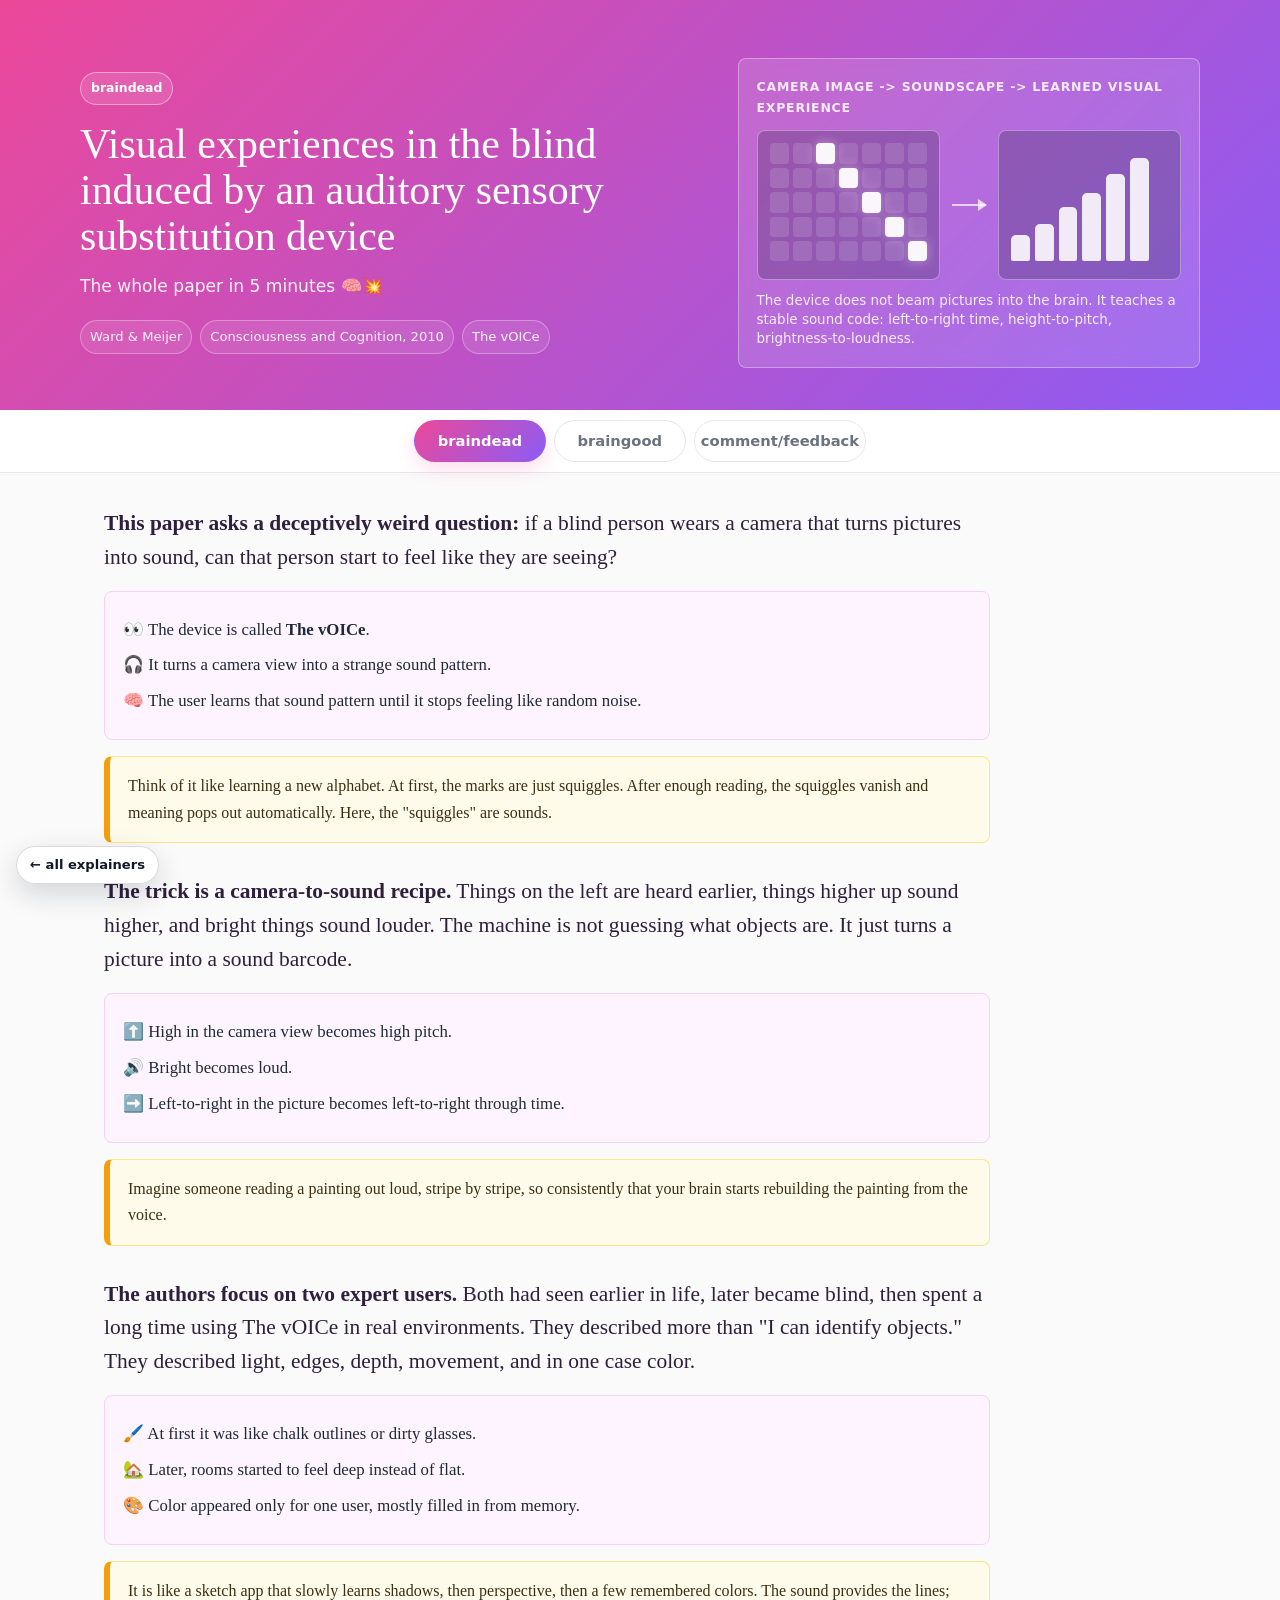
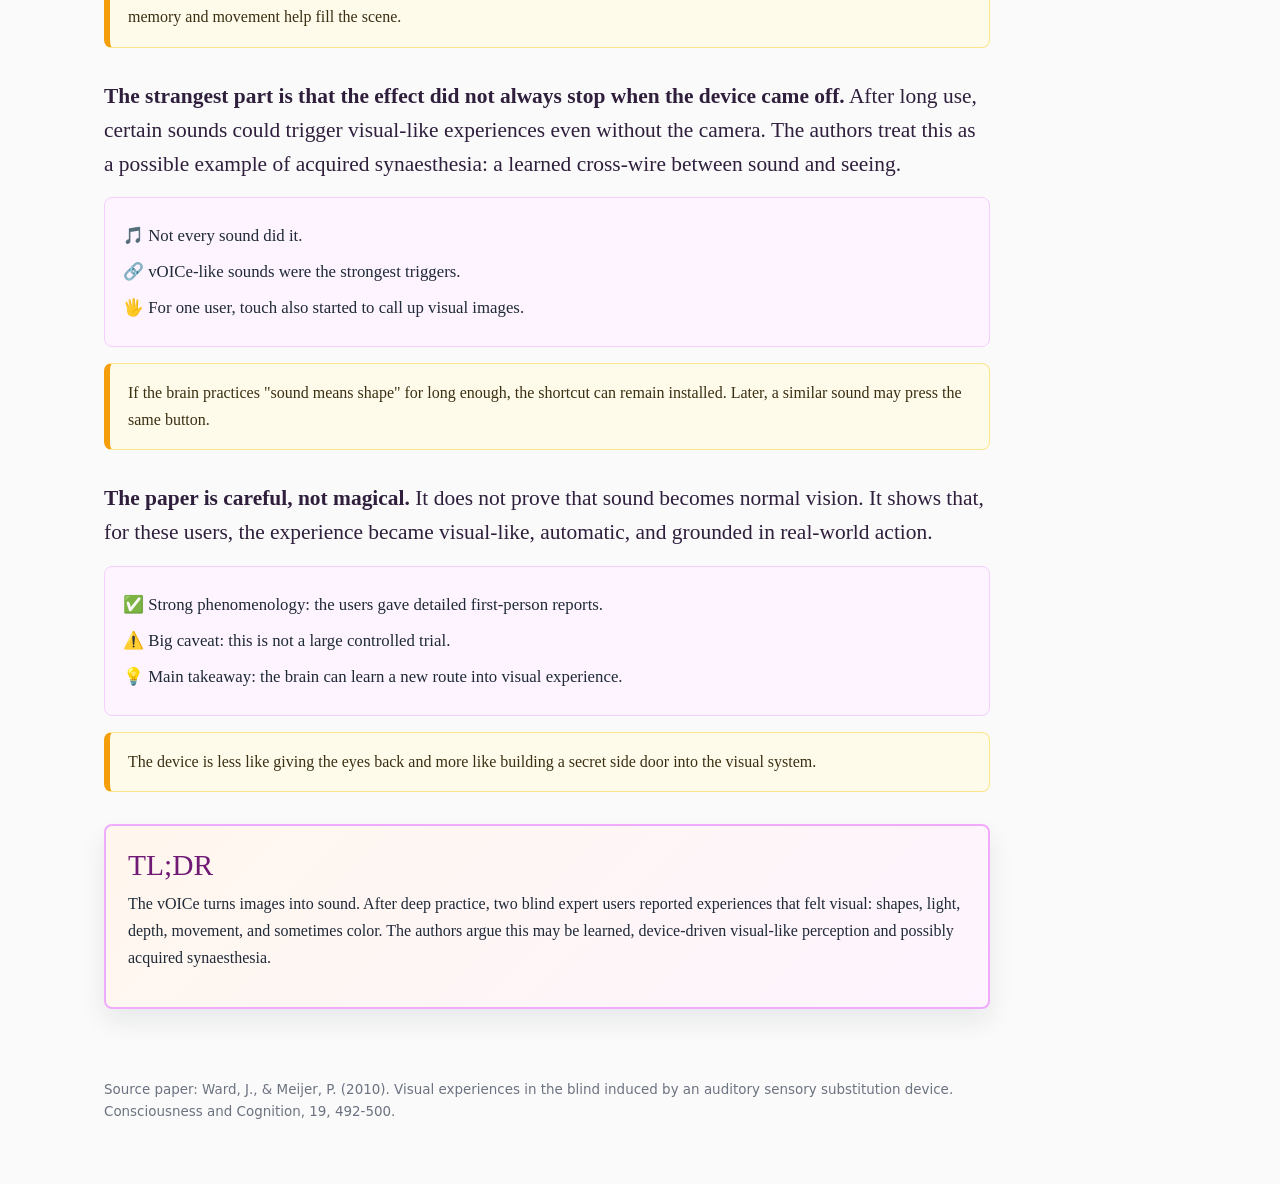
<file: papers/visual-experiences-blind-ssd/index.html>
<!DOCTYPE html>
<html lang="en">
<head>
  <meta charset="UTF-8">
  <meta name="viewport" content="width=device-width, initial-scale=1.0">
  <title>Visual Experiences in the Blind - Interactive Explainer</title>
  <style>
    :root {
      --blue: #2563eb;
      --blue-light: #dbeafe;
      --blue-dark: #1e40af;
      --gray: #6b7280;
      --gray-light: #f3f4f6;
      --gray-dark: #1f2937;
      --green: #059669;
      --green-light: #d1fae5;
      --red: #dc2626;
      --red-light: #fee2e2;
      --orange: #d97706;
      --orange-light: #fef3c7;
      --purple: #7c3aed;
      --purple-light: #ede9fe;
      --teal: #0d9488;
      --teal-light: #ccfbf1;
      --pink: #db2777;
      --pink-light: #fce7f3;
      --ink: #111827;
      --line: #e5e7eb;
      --paper: #ffffff;
      --body: #fafafa;
      --shadow: 0 12px 26px rgba(15, 23, 42, 0.08);
    }

    * {
      box-sizing: border-box;
    }

    html {
      scroll-behavior: smooth;
    }

    body {
      margin: 0;
      background: var(--body);
      color: var(--gray-dark);
      font-family: Georgia, "Times New Roman", serif;
      line-height: 1.66;
      letter-spacing: 0;
    }

    button {
      font: inherit;
      font-family: system-ui, -apple-system, BlinkMacSystemFont, "Segoe UI", sans-serif;
    }

    a {
      color: var(--blue-dark);
    }

    .hero {
      color: white;
      background: linear-gradient(135deg, #ec4899 0%, #8b5cf6 100%);
      padding: 58px 24px 42px;
      transition: background 0.2s ease;
    }

    body.mode-normal .hero {
      background: linear-gradient(135deg, #0f172a 0%, #1e40af 58%, #0d9488 100%);
    }

    body.mode-feedback .hero {
      background: linear-gradient(135deg, #1f2937 0%, #7c2d12 100%);
    }

    .hero-inner {
      max-width: 1120px;
      margin: 0 auto;
      display: grid;
      grid-template-columns: minmax(0, 1.15fr) minmax(280px, 0.85fr);
      gap: 32px;
      align-items: center;
    }

    .hero-kicker {
      display: inline-flex;
      align-items: center;
      padding: 5px 10px;
      border: 1px solid rgba(255,255,255,0.42);
      border-radius: 999px;
      background: rgba(255,255,255,0.12);
      font-family: system-ui, -apple-system, BlinkMacSystemFont, "Segoe UI", sans-serif;
      font-size: 0.78rem;
      font-weight: 700;
      margin-bottom: 16px;
    }

    .hero h1 {
      margin: 0 0 14px;
      max-width: 780px;
      font-size: 2.62rem;
      line-height: 1.1;
      font-weight: 500;
    }

    .hero-subtitle {
      margin: 0 0 20px;
      max-width: 760px;
      font-family: system-ui, -apple-system, BlinkMacSystemFont, "Segoe UI", sans-serif;
      font-size: 1.07rem;
      line-height: 1.55;
      opacity: 0.92;
    }

    .hero-meta {
      display: flex;
      flex-wrap: wrap;
      gap: 8px;
      font-family: system-ui, -apple-system, BlinkMacSystemFont, "Segoe UI", sans-serif;
      font-size: 0.82rem;
      opacity: 0.92;
    }

    .hero-meta span {
      border: 1px solid rgba(255,255,255,0.34);
      border-radius: 999px;
      padding: 5px 9px;
      background: rgba(255,255,255,0.1);
    }

    .hero-visual {
      min-height: 270px;
      border: 1px solid rgba(255,255,255,0.34);
      border-radius: 8px;
      background: rgba(255,255,255,0.13);
      backdrop-filter: blur(8px);
      padding: 18px;
      overflow: hidden;
    }

    .mini-device {
      min-height: 232px;
      display: grid;
      grid-template-rows: auto auto auto;
      gap: 12px;
      font-family: system-ui, -apple-system, BlinkMacSystemFont, "Segoe UI", sans-serif;
    }

    .mini-device-label {
      font-size: 0.78rem;
      font-weight: 800;
      text-transform: uppercase;
      letter-spacing: 0.06em;
      color: rgba(255,255,255,0.86);
    }

    .mini-stage {
      display: grid;
      grid-template-columns: 1fr auto 1fr;
      gap: 12px;
      align-items: center;
    }

    .mini-camera,
    .mini-sound {
      min-height: 150px;
      border: 1px solid rgba(255,255,255,0.36);
      border-radius: 8px;
      background: rgba(15, 23, 42, 0.22);
      padding: 12px;
    }

    .mini-camera-grid {
      display: grid;
      grid-template-columns: repeat(7, 1fr);
      grid-template-rows: repeat(5, 1fr);
      gap: 4px;
      height: 118px;
    }

    .mini-camera-grid span {
      border-radius: 4px;
      background: rgba(255,255,255,0.13);
    }

    .mini-camera-grid .lit {
      background: rgba(255,255,255,0.95);
      box-shadow: 0 0 12px rgba(255,255,255,0.38);
    }

    .mini-arrow {
      width: 34px;
      height: 2px;
      background: rgba(255,255,255,0.7);
      position: relative;
    }

    .mini-arrow::after {
      content: "";
      position: absolute;
      right: -1px;
      top: -5px;
      border-left: 9px solid rgba(255,255,255,0.72);
      border-top: 6px solid transparent;
      border-bottom: 6px solid transparent;
    }

    .mini-sound-bars {
      display: flex;
      align-items: flex-end;
      gap: 5px;
      height: 118px;
    }

    .mini-sound-bars span {
      width: 12%;
      min-width: 8px;
      border-radius: 5px 5px 2px 2px;
      background: rgba(255,255,255,0.88);
    }

    .mini-note {
      margin: 0;
      font-size: 0.84rem;
      line-height: 1.4;
      color: rgba(255,255,255,0.88);
    }

    .tab-bar {
      position: sticky;
      top: 0;
      z-index: 50;
      display: flex;
      justify-content: center;
      gap: 8px;
      padding: 10px 16px;
      border-bottom: 1px solid var(--line);
      background: rgba(255,255,255,0.96);
      backdrop-filter: blur(10px);
      font-family: system-ui, -apple-system, BlinkMacSystemFont, "Segoe UI", sans-serif;
    }

    .tab-btn {
      min-width: 132px;
      min-height: 42px;
      border: 1px solid var(--line);
      border-radius: 999px;
      background: white;
      color: var(--gray);
      font-size: 0.92rem;
      font-weight: 800;
      cursor: pointer;
    }

    .tab-btn.active {
      border-color: transparent;
      color: white;
      background: var(--blue-dark);
      box-shadow: 0 8px 18px rgba(30, 64, 175, 0.18);
    }

    body.mode-ez .tab-btn.active {
      background: linear-gradient(135deg, #ec4899 0%, #8b5cf6 100%);
      box-shadow: 0 8px 18px rgba(236, 72, 153, 0.18);
    }

    body.mode-feedback .tab-btn.active {
      background: #7c2d12;
      box-shadow: 0 8px 18px rgba(124, 45, 18, 0.18);
    }

    .tab-panel {
      display: none;
    }

    .tab-panel.active {
      display: block;
    }

    main {
      max-width: 1120px;
      margin: 0 auto;
      padding: 34px 24px 70px;
    }

    section {
      margin: 0 0 42px;
    }

    h2 {
      margin: 0 0 14px;
      font-size: 1.84rem;
      line-height: 1.2;
      font-weight: 500;
    }

    h3 {
      margin: 0 0 10px;
      font-size: 1.18rem;
      line-height: 1.3;
      font-weight: 700;
    }

    p {
      margin: 0 0 14px;
    }

    .eyebrow {
      margin: 0 0 8px;
      font-family: system-ui, -apple-system, BlinkMacSystemFont, "Segoe UI", sans-serif;
      font-size: 0.78rem;
      font-weight: 800;
      text-transform: uppercase;
      letter-spacing: 0.08em;
      color: var(--blue-dark);
    }

    .lede {
      max-width: 830px;
      font-size: 1.08rem;
      color: #374151;
    }

    .callout {
      margin: 18px 0;
      padding: 16px 18px;
      border: 1px solid var(--line);
      border-left: 6px solid var(--blue);
      border-radius: 8px;
      background: white;
      box-shadow: 0 6px 16px rgba(15, 23, 42, 0.04);
    }

    .callout.green {
      border-left-color: var(--green);
      background: linear-gradient(90deg, var(--green-light), white 32%);
    }

    .callout.orange {
      border-left-color: var(--orange);
      background: linear-gradient(90deg, var(--orange-light), white 32%);
    }

    .callout.purple {
      border-left-color: var(--purple);
      background: linear-gradient(90deg, var(--purple-light), white 32%);
    }

    .callout.red {
      border-left-color: var(--red);
      background: linear-gradient(90deg, var(--red-light), white 32%);
    }

    .cards {
      display: grid;
      grid-template-columns: repeat(3, minmax(0, 1fr));
      gap: 14px;
    }

    .card {
      border: 1px solid var(--line);
      border-radius: 8px;
      background: white;
      padding: 16px;
      box-shadow: 0 8px 18px rgba(15, 23, 42, 0.04);
    }

    .card button.card-toggle {
      width: 100%;
      padding: 0;
      border: 0;
      background: transparent;
      color: inherit;
      text-align: left;
      cursor: pointer;
    }

    .card .card-title {
      display: flex;
      justify-content: space-between;
      gap: 10px;
      align-items: center;
      font-family: system-ui, -apple-system, BlinkMacSystemFont, "Segoe UI", sans-serif;
      font-weight: 800;
    }

    .card .card-title span:last-child {
      flex: 0 0 auto;
      width: 26px;
      height: 26px;
      display: inline-grid;
      place-items: center;
      border-radius: 50%;
      background: var(--gray-light);
      color: var(--gray);
    }

    .card-extra {
      display: none;
      margin-top: 10px;
      color: #374151;
      font-size: 0.96rem;
    }

    .card.open .card-extra {
      display: block;
    }

    .card.open .card-title span:last-child {
      background: var(--blue-light);
      color: var(--blue-dark);
    }

    .stats {
      display: grid;
      grid-template-columns: repeat(5, minmax(0, 1fr));
      gap: 12px;
    }

    .stat-box {
      min-height: 116px;
      border: 1px solid var(--line);
      border-radius: 8px;
      background: white;
      padding: 14px;
      font-family: system-ui, -apple-system, BlinkMacSystemFont, "Segoe UI", sans-serif;
      box-shadow: 0 8px 18px rgba(15, 23, 42, 0.04);
    }

    .stat-box strong {
      display: block;
      color: var(--ink);
      font-size: 1.36rem;
      line-height: 1.15;
      margin-bottom: 6px;
    }

    .stat-box span {
      display: block;
      color: var(--gray);
      font-size: 0.84rem;
      line-height: 1.35;
    }

    .source-note {
      margin-top: 12px;
      color: var(--gray);
      font-family: system-ui, -apple-system, BlinkMacSystemFont, "Segoe UI", sans-serif;
      font-size: 0.83rem;
    }

    .ez-section {
      max-width: 900px;
      margin: 0 auto 32px;
    }

    .ez-big {
      font-size: 1.34rem;
      line-height: 1.58;
      color: #2f1f3d;
    }

    .ez-emoji-block {
      margin: 16px 0;
      border: 1px solid #f5d0fe;
      border-radius: 8px;
      background: #fdf4ff;
      padding: 16px 18px;
      font-size: 1.05rem;
    }

    .ez-emoji-block ul {
      margin: 0;
      padding-left: 0;
      list-style: none;
    }

    .ez-emoji-block li {
      margin: 8px 0;
    }

    .ez-analogy {
      margin: 16px 0;
      border: 1px solid #fde68a;
      border-left: 6px solid #f59e0b;
      border-radius: 8px;
      background: #fffbeb;
      padding: 16px 18px;
      color: #3b2f12;
    }

    .ez-tldr {
      margin: 26px auto 0;
      max-width: 900px;
      border: 2px solid #f0abfc;
      border-radius: 8px;
      background: linear-gradient(135deg, #fff7ed 0%, #fdf4ff 100%);
      padding: 22px;
      box-shadow: var(--shadow);
    }

    .ez-tldr h2 {
      margin-bottom: 8px;
      color: #701a75;
    }

    .viz-flow {
      border: 1px solid var(--line);
      border-radius: 8px;
      background: white;
      padding: 18px;
      box-shadow: var(--shadow);
    }

    .flow-row {
      display: grid;
      grid-template-columns: repeat(4, minmax(0, 1fr));
      gap: 12px;
      align-items: stretch;
    }

    .viz-stage {
      min-height: 188px;
      border: 1px solid var(--line);
      border-radius: 8px;
      background: #f8fafc;
      padding: 14px;
      position: relative;
    }

    .viz-stage h3 {
      font-family: system-ui, -apple-system, BlinkMacSystemFont, "Segoe UI", sans-serif;
      font-size: 0.96rem;
      color: var(--blue-dark);
    }

    .viz-stage p {
      margin: 7px 0 0;
      font-family: system-ui, -apple-system, BlinkMacSystemFont, "Segoe UI", sans-serif;
      font-size: 0.84rem;
      line-height: 1.38;
      color: #374151;
    }

    .viz-mini {
      height: 76px;
      margin: 8px 0 10px;
      border-radius: 8px;
      border: 1px solid #dbeafe;
      background: white;
      overflow: hidden;
    }

    .mini-scene {
      display: grid;
      grid-template-columns: repeat(8, 1fr);
      grid-template-rows: repeat(5, 1fr);
      gap: 3px;
      padding: 8px;
    }

    .mini-scene span {
      border-radius: 3px;
      background: #e5e7eb;
    }

    .mini-scene .object {
      background: #111827;
    }

    .mini-spectro {
      display: flex;
      align-items: flex-end;
      gap: 4px;
      padding: 8px;
    }

    .mini-spectro span {
      flex: 1;
      border-radius: 4px 4px 0 0;
      background: linear-gradient(180deg, #2563eb, #0d9488);
    }

    .mini-person {
      display: grid;
      place-items: center;
      background: #ecfeff;
    }

    .mini-person svg,
    .mini-brain svg {
      width: 100%;
      height: 100%;
    }

    .mini-brain {
      display: grid;
      place-items: center;
      background: #f5f3ff;
    }

    .caption {
      margin: 8px 0 0;
      color: var(--gray);
      font-family: system-ui, -apple-system, BlinkMacSystemFont, "Segoe UI", sans-serif;
      font-size: 0.86rem;
    }

    .widget {
      border: 1px solid var(--line);
      border-radius: 8px;
      background: white;
      box-shadow: var(--shadow);
      padding: 18px;
    }

    .widget-grid {
      display: grid;
      grid-template-columns: minmax(280px, 0.95fr) minmax(300px, 1.05fr);
      gap: 18px;
      align-items: stretch;
    }

    .control-row {
      display: flex;
      flex-wrap: wrap;
      gap: 8px;
      margin: 0 0 14px;
      font-family: system-ui, -apple-system, BlinkMacSystemFont, "Segoe UI", sans-serif;
    }

    .chip-btn {
      min-height: 36px;
      border: 1px solid var(--line);
      border-radius: 999px;
      background: white;
      color: var(--gray-dark);
      padding: 7px 12px;
      cursor: pointer;
      font-weight: 700;
      font-size: 0.88rem;
    }

    .chip-btn.active {
      border-color: var(--blue);
      background: var(--blue-light);
      color: var(--blue-dark);
    }

    .camera-board {
      position: relative;
      display: grid;
      grid-template-columns: repeat(16, 1fr);
      grid-template-rows: repeat(8, 1fr);
      gap: 3px;
      aspect-ratio: 2 / 1;
      border: 1px solid #cbd5e1;
      border-radius: 8px;
      background: #0f172a;
      padding: 8px;
    }

    .camera-cell {
      border-radius: 3px;
      background: #1f2937;
    }

    .camera-cell.lit {
      background: #f8fafc;
      box-shadow: 0 0 10px rgba(255,255,255,0.38);
    }

    .scan-line {
      position: absolute;
      top: 8px;
      bottom: 8px;
      width: calc((100% - 16px) / 16);
      border: 2px solid var(--orange);
      border-radius: 5px;
      pointer-events: none;
      left: 8px;
      transition: left 0.1s linear;
    }

    .sound-board {
      display: grid;
      grid-template-columns: repeat(16, 1fr);
      gap: 5px;
      align-items: end;
      min-height: 190px;
      border: 1px solid #cbd5e1;
      border-radius: 8px;
      background: linear-gradient(180deg, #f8fafc, #ecfeff);
      padding: 12px;
    }

    .sound-column {
      min-width: 0;
      display: flex;
      flex-direction: column-reverse;
      gap: 3px;
      align-items: stretch;
    }

    .sound-dot {
      height: 12px;
      border-radius: 999px;
      background: transparent;
      border: 1px solid transparent;
    }

    .sound-dot.on {
      background: var(--blue);
      border-color: #1d4ed8;
      box-shadow: 0 0 8px rgba(37, 99, 235, 0.25);
    }

    .widget-legend {
      display: grid;
      grid-template-columns: repeat(3, minmax(0, 1fr));
      gap: 10px;
      margin-top: 12px;
    }

    .legend-box {
      border: 1px solid var(--line);
      border-radius: 8px;
      background: #f8fafc;
      padding: 10px;
      font-family: system-ui, -apple-system, BlinkMacSystemFont, "Segoe UI", sans-serif;
      font-size: 0.84rem;
      line-height: 1.35;
    }

    .legend-box strong {
      display: block;
      color: var(--ink);
      margin-bottom: 4px;
    }

    .timeline {
      display: grid;
      grid-template-columns: 180px minmax(0, 1fr);
      gap: 14px;
      border: 1px solid var(--line);
      border-radius: 8px;
      background: white;
      box-shadow: var(--shadow);
      padding: 18px;
    }

    .timeline-tabs {
      display: flex;
      flex-direction: column;
      gap: 8px;
    }

    .timeline-tabs button {
      min-height: 42px;
      border: 1px solid var(--line);
      border-radius: 8px;
      background: #f8fafc;
      color: var(--gray-dark);
      cursor: pointer;
      font-weight: 800;
    }

    .timeline-tabs button.active {
      border-color: var(--teal);
      background: var(--teal-light);
      color: #115e59;
    }

    .timeline-stage {
      min-height: 294px;
      display: grid;
      grid-template-columns: minmax(0, 0.92fr) minmax(260px, 1.08fr);
      gap: 18px;
      align-items: stretch;
    }

    .percept-board {
      border: 1px solid #cbd5e1;
      border-radius: 8px;
      background: #111827;
      padding: 14px;
      position: relative;
      overflow: hidden;
      min-height: 260px;
    }

    .percept-layer {
      position: absolute;
      inset: 14px;
      border-radius: 8px;
      border: 1px solid rgba(255,255,255,0.16);
    }

    .sketch-line {
      position: absolute;
      height: 4px;
      border-radius: 999px;
      background: rgba(255,255,255,0.78);
      box-shadow: 0 0 12px rgba(255,255,255,0.16);
    }

    .depth-floor {
      position: absolute;
      left: 18px;
      right: 18px;
      bottom: 20px;
      height: 118px;
      background: linear-gradient(180deg, rgba(148,163,184,0.08), rgba(148,163,184,0.36));
      clip-path: polygon(18% 0, 82% 0, 100% 100%, 0 100%);
      border-bottom: 2px solid rgba(255,255,255,0.38);
    }

    .motion-ghost {
      position: absolute;
      width: 70px;
      height: 70px;
      border: 2px solid rgba(255,255,255,0.7);
      border-radius: 12px;
      opacity: 0.2;
    }

    .color-patch {
      position: absolute;
      border-radius: 14px;
      border: 1px solid rgba(255,255,255,0.34);
    }

    .timeline-text {
      border: 1px solid var(--line);
      border-radius: 8px;
      background: #f8fafc;
      padding: 16px;
    }

    .timeline-text h3 {
      color: var(--ink);
    }

    .timeline-text ul {
      margin: 8px 0 0;
      padding-left: 18px;
      font-family: system-ui, -apple-system, BlinkMacSystemFont, "Segoe UI", sans-serif;
      font-size: 0.94rem;
      line-height: 1.5;
    }

    .evidence-grid {
      display: grid;
      grid-template-columns: 260px minmax(0, 1fr);
      gap: 16px;
      align-items: stretch;
    }

    .evidence-nav {
      display: flex;
      flex-direction: column;
      gap: 8px;
    }

    .evidence-nav button {
      min-height: 44px;
      border: 1px solid var(--line);
      border-radius: 8px;
      background: white;
      cursor: pointer;
      color: var(--gray-dark);
      font-weight: 800;
      text-align: left;
      padding: 10px 12px;
    }

    .evidence-nav button.active {
      border-color: var(--purple);
      background: var(--purple-light);
      color: #5b21b6;
    }

    .evidence-panel {
      border: 1px solid var(--line);
      border-radius: 8px;
      background: white;
      padding: 18px;
      box-shadow: var(--shadow);
    }

    .evidence-panel h3 {
      color: var(--ink);
    }

    .evidence-quote {
      margin: 14px 0;
      padding: 14px 16px;
      border-left: 5px solid var(--purple);
      background: #faf5ff;
      color: #3b0764;
      font-size: 1.02rem;
    }

    .syna-map {
      border: 1px solid var(--line);
      border-radius: 8px;
      background: white;
      box-shadow: var(--shadow);
      padding: 18px;
    }

    .syna-grid {
      display: grid;
      grid-template-columns: repeat(3, minmax(0, 1fr));
      gap: 12px;
      margin-top: 12px;
    }

    .syna-node {
      min-height: 154px;
      border: 1px solid var(--line);
      border-radius: 8px;
      padding: 14px;
      background: #f8fafc;
    }

    .syna-node strong {
      display: block;
      font-family: system-ui, -apple-system, BlinkMacSystemFont, "Segoe UI", sans-serif;
      color: var(--ink);
      margin-bottom: 8px;
    }

    .syna-meter {
      height: 12px;
      border-radius: 999px;
      background: #e5e7eb;
      overflow: hidden;
      margin: 12px 0;
    }

    .syna-meter span {
      display: block;
      height: 100%;
      border-radius: 999px;
      background: linear-gradient(90deg, var(--teal), var(--blue));
    }

    .bands-mode-toggle {
      display: inline-flex;
      background: var(--gray-light);
      border: 1px solid #e5e7eb;
      border-radius: 999px;
      padding: 4px;
      margin: 16px 0 0;
      font-family: system-ui, -apple-system, BlinkMacSystemFont, "Segoe UI", sans-serif;
    }

    .bands-mode-toggle button {
      border: none;
      background: transparent;
      padding: 8px 18px;
      font-size: 0.88rem;
      font-weight: 700;
      color: var(--gray);
      cursor: pointer;
      border-radius: 999px;
    }

    .bands-mode-toggle button.active {
      background: white;
      color: var(--blue-dark);
      box-shadow: 0 1px 3px rgba(0,0,0,0.08);
    }

    .bands-table-wrap {
      margin: 12px 0 28px;
      overflow-x: auto;
      border: 1px solid #e5e7eb;
      border-radius: 8px;
      background: white;
    }

    .bands-table-wrap.hidden {
      display: none;
    }

    .bands-table {
      width: 100%;
      border-collapse: collapse;
      font-family: system-ui, -apple-system, BlinkMacSystemFont, "Segoe UI", sans-serif;
      font-size: 0.92rem;
      min-width: 720px;
    }

    .bands-table thead th {
      background: var(--gray-light);
      color: var(--gray-dark);
      font-weight: 800;
      text-align: left;
      padding: 12px 14px;
      border-bottom: 2px solid #e5e7eb;
      font-size: 0.78rem;
      letter-spacing: 0.05em;
      text-transform: uppercase;
    }

    .bands-table tbody td {
      padding: 14px;
      border-bottom: 1px solid #f3f4f6;
      vertical-align: top;
      line-height: 1.5;
    }

    .bands-table .source-row td {
      background: #fafafa;
      font-size: 0.82rem;
      color: var(--gray);
      font-style: italic;
    }

    .bands-table .term {
      font-weight: 700;
      color: var(--gray-dark);
      border-bottom: 1px dotted var(--gray);
      cursor: help;
    }

    .bands-table .term:hover,
    .bands-table .term.active {
      background: var(--orange-light);
    }

    .term-tip {
      position: absolute;
      background: #1f2937;
      color: white;
      padding: 10px 14px;
      border-radius: 8px;
      font-family: system-ui, -apple-system, BlinkMacSystemFont, "Segoe UI", sans-serif;
      font-size: 0.88rem;
      line-height: 1.45;
      max-width: 320px;
      z-index: 9999;
      pointer-events: none;
      opacity: 0;
      transform: translateY(-4px);
      transition: opacity 0.12s ease, transform 0.12s ease;
      box-shadow: 0 6px 20px rgba(0,0,0,0.25);
    }

    .term-tip.visible {
      opacity: 1;
      transform: translateY(0);
    }

    .quiz-box {
      border: 1px solid var(--line);
      border-radius: 8px;
      background: white;
      padding: 18px;
      margin: 14px 0;
      box-shadow: 0 8px 18px rgba(15, 23, 42, 0.04);
    }

    .quiz-options {
      display: grid;
      gap: 8px;
      margin-top: 12px;
    }

    .quiz-options button {
      min-height: 44px;
      border: 1px solid var(--line);
      border-radius: 8px;
      background: #f8fafc;
      color: var(--gray-dark);
      text-align: left;
      padding: 10px 12px;
      cursor: pointer;
    }

    .quiz-options button.correct {
      border-color: var(--green);
      background: var(--green-light);
      color: #064e3b;
    }

    .quiz-options button.wrong {
      border-color: var(--red);
      background: var(--red-light);
      color: #7f1d1d;
    }

    .quiz-feedback {
      display: none;
      margin-top: 12px;
      padding: 12px;
      border-radius: 8px;
      background: #f8fafc;
      font-family: system-ui, -apple-system, BlinkMacSystemFont, "Segoe UI", sans-serif;
      font-size: 0.92rem;
    }

    .quiz-feedback.visible {
      display: block;
    }

    .feedback-grid {
      display: grid;
      grid-template-columns: repeat(3, minmax(0, 1fr));
      gap: 14px;
      margin-top: 18px;
    }

    .feedback-button {
      min-height: 44px;
      border: 0;
      border-radius: 999px;
      background: #7c2d12;
      color: white;
      padding: 10px 16px;
      cursor: pointer;
      font-weight: 800;
      box-shadow: 0 8px 18px rgba(124, 45, 18, 0.18);
    }

    .path-box {
      margin-top: 16px;
      border: 1px solid var(--line);
      border-radius: 8px;
      background: #fffbeb;
      padding: 14px;
      font-family: ui-monospace, SFMono-Regular, Menlo, Consolas, monospace;
      font-size: 0.86rem;
      overflow-x: auto;
    }

    footer {
      max-width: 1120px;
      margin: 0 auto;
      padding: 0 24px 44px;
      color: var(--gray);
      font-family: system-ui, -apple-system, BlinkMacSystemFont, "Segoe UI", sans-serif;
      font-size: 0.84rem;
    }

    @media (max-width: 900px) {
      .hero-inner,
      .widget-grid,
      .timeline-stage,
      .evidence-grid {
        grid-template-columns: 1fr;
      }

      .cards,
      .stats,
      .flow-row,
      .syna-grid,
      .feedback-grid {
        grid-template-columns: 1fr 1fr;
      }

      .timeline {
        grid-template-columns: 1fr;
      }

      .timeline-tabs {
        flex-direction: row;
        flex-wrap: wrap;
      }

      .timeline-tabs button {
        flex: 1 1 140px;
      }
    }

    @media (max-width: 620px) {
      .hero {
        padding: 38px 16px 28px;
      }

      .hero h1 {
        font-size: 2rem;
      }

      main {
        padding: 26px 16px 56px;
      }

      .tab-bar {
        justify-content: flex-start;
        overflow-x: auto;
      }

      .tab-btn {
        min-width: 126px;
      }

      .cards,
      .stats,
      .flow-row,
      .syna-grid,
      .feedback-grid,
      .widget-legend {
        grid-template-columns: 1fr;
      }

      .mini-stage {
        grid-template-columns: 1fr;
      }

      .mini-arrow {
        width: 2px;
        height: 28px;
        justify-self: center;
      }

      .mini-arrow::after {
        right: -5px;
        top: 20px;
        border-left: 6px solid transparent;
        border-right: 6px solid transparent;
        border-top: 9px solid rgba(255,255,255,0.72);
        border-bottom: 0;
      }

      .hero-visual {
        min-height: 430px;
      }

      .mini-device {
        height: auto;
      }

      .sound-board {
        min-height: 160px;
      }
    }
  
    .feedback-button:disabled {
      cursor: not-allowed;
      opacity: 0.62;
      box-shadow: none;
    }

    .ipe-home-link {
      position: fixed;
      left: 16px;
      bottom: 16px;
      z-index: 120;
      display: inline-flex;
      align-items: center;
      min-height: 38px;
      padding: 9px 13px;
      border: 1px solid rgba(15, 23, 42, 0.16);
      border-radius: 999px;
      background: rgba(255, 255, 255, 0.94);
      box-shadow: 0 10px 28px rgba(15, 23, 42, 0.16);
      color: #111827;
      font-family: system-ui, -apple-system, BlinkMacSystemFont, "Segoe UI", sans-serif;
      font-size: 0.82rem;
      font-weight: 850;
      line-height: 1;
      text-decoration: none;
    }
    .ipe-home-link:hover {
      border-color: rgba(37, 99, 235, 0.5);
      color: #1e40af;
      transform: translateY(-1px);
    }
    @media (max-width: 560px) {
      .ipe-home-link {
        left: 10px;
        bottom: 10px;
        min-height: 34px;
        padding: 8px 10px;
        font-size: 0.76rem;
      }
    }
</style>
<style>
    @media (min-width: 760px) {
      main,
      footer {
        padding-right: 210px;
      }
    }

    @media (max-width: 620px) {
      .cf-launcher {
        right: 10px !important;
        bottom: 10px !important;
        transform: scale(0.88);
        transform-origin: right bottom;
      }
    }
  </style>
  <!-- GitHub Pages copy: local feedback runtime stripped by scripts/publish_pages.py. -->
</head>
<body class="mode-ez">
    <a class="ipe-home-link" href="../../" aria-label="Back to all explainers">&larr; all explainers</a>
<header class="hero">
    <div class="hero-inner">
      <div>
        <div class="hero-kicker" id="heroKicker">braindead</div>
        <h1 id="heroTitle">Visual experiences in the blind induced by an auditory sensory substitution device</h1>
        <p class="hero-subtitle" id="heroSubtitle">The whole paper in 5 minutes &#129504;&#128165;</p>
        <div class="hero-meta">
          <span>Ward &amp; Meijer</span>
          <span>Consciousness and Cognition, 2010</span>
          <span>The vOICe</span>
        </div>
      </div>
      <div class="hero-visual" aria-label="Miniature diagram of an image becoming a soundscape">
        <div class="mini-device">
          <div class="mini-device-label">camera image -> soundscape -> learned visual experience</div>
          <div class="mini-stage">
            <div class="mini-camera">
              <div class="mini-camera-grid">
                <span></span><span></span><span class="lit"></span><span></span><span></span><span></span><span></span>
                <span></span><span></span><span></span><span class="lit"></span><span></span><span></span><span></span>
                <span></span><span></span><span></span><span></span><span class="lit"></span><span></span><span></span>
                <span></span><span></span><span></span><span></span><span></span><span class="lit"></span><span></span>
                <span></span><span></span><span></span><span></span><span></span><span></span><span class="lit"></span>
              </div>
            </div>
            <div class="mini-arrow"></div>
            <div class="mini-sound">
              <div class="mini-sound-bars">
                <span style="height: 22%"></span>
                <span style="height: 32%"></span>
                <span style="height: 46%"></span>
                <span style="height: 58%"></span>
                <span style="height: 74%"></span>
                <span style="height: 88%"></span>
              </div>
            </div>
          </div>
          <p class="mini-note">The device does not beam pictures into the brain. It teaches a stable sound code: left-to-right time, height-to-pitch, brightness-to-loudness.</p>
        </div>
      </div>
    </div>
  </header>

  <nav class="tab-bar" aria-label="Explainer tabs">
    <button class="tab-btn active" onclick="switchTab('ez', this)">braindead</button>
    <button class="tab-btn" onclick="switchTab('normal', this)">braingood</button>
    <button class="tab-btn" onclick="switchTab('feedback', this)">comment/feedback</button>
  </nav>

  <main>
    <div class="tab-panel active" id="tab-ez">
      <section class="ez-section">
        <p class="ez-big"><strong>This paper asks a deceptively weird question:</strong> if a blind person wears a camera that turns pictures into sound, can that person start to feel like they are seeing?</p>
        <div class="ez-emoji-block">
          <ul>
            <li>&#128064; The device is called <strong>The vOICe</strong>.</li>
            <li>&#127911; It turns a camera view into a strange sound pattern.</li>
            <li>&#129504; The user learns that sound pattern until it stops feeling like random noise.</li>
          </ul>
        </div>
        <div class="ez-analogy">
          Think of it like learning a new alphabet. At first, the marks are just squiggles. After enough reading, the squiggles vanish and meaning pops out automatically. Here, the "squiggles" are sounds.
        </div>
      </section>

      <section class="ez-section">
        <p class="ez-big"><strong>The trick is a camera-to-sound recipe.</strong> Things on the left are heard earlier, things higher up sound higher, and bright things sound louder. The machine is not guessing what objects are. It just turns a picture into a sound barcode.</p>
        <div class="ez-emoji-block">
          <ul>
            <li>&#11014;&#65039; High in the camera view becomes high pitch.</li>
            <li>&#128266; Bright becomes loud.</li>
            <li>&#10145;&#65039; Left-to-right in the picture becomes left-to-right through time.</li>
          </ul>
        </div>
        <div class="ez-analogy">
          Imagine someone reading a painting out loud, stripe by stripe, so consistently that your brain starts rebuilding the painting from the voice.
        </div>
      </section>

      <section class="ez-section">
        <p class="ez-big"><strong>The authors focus on two expert users.</strong> Both had seen earlier in life, later became blind, then spent a long time using The vOICe in real environments. They described more than "I can identify objects." They described light, edges, depth, movement, and in one case color.</p>
        <div class="ez-emoji-block">
          <ul>
            <li>&#128396;&#65039; At first it was like chalk outlines or dirty glasses.</li>
            <li>&#127969; Later, rooms started to feel deep instead of flat.</li>
            <li>&#127912; Color appeared only for one user, mostly filled in from memory.</li>
          </ul>
        </div>
        <div class="ez-analogy">
          It is like a sketch app that slowly learns shadows, then perspective, then a few remembered colors. The sound provides the lines; memory and movement help fill the scene.
        </div>
      </section>

      <section class="ez-section">
        <p class="ez-big"><strong>The strangest part is that the effect did not always stop when the device came off.</strong> After long use, certain sounds could trigger visual-like experiences even without the camera. The authors treat this as a possible example of acquired synaesthesia: a learned cross-wire between sound and seeing.</p>
        <div class="ez-emoji-block">
          <ul>
            <li>&#127925; Not every sound did it.</li>
            <li>&#128279; vOICe-like sounds were the strongest triggers.</li>
            <li>&#128400;&#65039; For one user, touch also started to call up visual images.</li>
          </ul>
        </div>
        <div class="ez-analogy">
          If the brain practices "sound means shape" for long enough, the shortcut can remain installed. Later, a similar sound may press the same button.
        </div>
      </section>

      <section class="ez-section">
        <p class="ez-big"><strong>The paper is careful, not magical.</strong> It does not prove that sound becomes normal vision. It shows that, for these users, the experience became visual-like, automatic, and grounded in real-world action.</p>
        <div class="ez-emoji-block">
          <ul>
            <li>&#9989; Strong phenomenology: the users gave detailed first-person reports.</li>
            <li>&#9888;&#65039; Big caveat: this is not a large controlled trial.</li>
            <li>&#128161; Main takeaway: the brain can learn a new route into visual experience.</li>
          </ul>
        </div>
        <div class="ez-analogy">
          The device is less like giving the eyes back and more like building a secret side door into the visual system.
        </div>
      </section>

      <div class="ez-tldr">
        <h2>TL;DR</h2>
        <p>The vOICe turns images into sound. After deep practice, two blind expert users reported experiences that felt visual: shapes, light, depth, movement, and sometimes color. The authors argue this may be learned, device-driven visual-like perception and possibly acquired synaesthesia.</p>
      </div>
    </div>

    <div class="tab-panel" id="tab-normal">
      <section>
        <p class="eyebrow">The Question</p>
        <h2>When vision is sent through sound, what does consciousness do with it?</h2>
        <p class="lede">The paper sits in a tricky gap. Brain imaging can show that visual cortex becomes active during sensory substitution, but activation alone does not tell us what the user feels. Ward and Meijer therefore focus on phenomenology: detailed first-person reports from two blind expert users of The vOICe.</p>
        <div class="callout">
          <strong>The central claim:</strong> long-term The vOICe use can produce visual-like experiences that are not merely "I hear a sound and infer an object." The reports include light, greyscale shape, depth, smooth movement, and device-off sound-to-vision effects.
        </div>
      </section>

      <section>
        <p class="eyebrow">Key Concepts</p>
        <h2>The vocabulary, without letting vocabulary drive the bus</h2>
        <div class="cards">
          <div class="card" onclick="toggleCard(this)">
            <button class="card-toggle" type="button">
              <span class="card-title"><span>Sensory substitution</span><span>+</span></span>
            </button>
            <div class="card-extra">A system sends information normally carried by one sense through another sense. Here, camera images are delivered as sound.</div>
          </div>
          <div class="card" onclick="toggleCard(this)">
            <button class="card-toggle" type="button">
              <span class="card-title"><span>Soundscape</span><span>+</span></span>
            </button>
            <div class="card-extra">The vOICe output: a one-second audio scan of a camera image, with position and brightness encoded as time, pitch, stereo location, and loudness.</div>
          </div>
          <div class="card" onclick="toggleCard(this)">
            <button class="card-toggle" type="button">
              <span class="card-title"><span>Sensorimotor contingencies</span><span>+</span></span>
            </button>
            <div class="card-extra">The predictable ways sensory input changes when the user moves. If moving the camera makes the sound change like moving eyes changes vision, the experience may become more vision-like.</div>
          </div>
          <div class="card" onclick="toggleCard(this)">
            <button class="card-toggle" type="button">
              <span class="card-title"><span>Acquired synaesthesia</span><span>+</span></span>
            </button>
            <div class="card-extra">A learned cross-sensory experience. The paper asks whether trained sound-to-vision mappings can keep firing even when the device is not worn.</div>
          </div>
          <div class="card" onclick="toggleCard(this)">
            <button class="card-toggle" type="button">
              <span class="card-title"><span>Prior visual knowledge</span><span>+</span></span>
            </button>
            <div class="card-extra">Both users had earlier visual experience. The paper argues their reports likely depend on The vOICe plus memory, touch, environment knowledge, and old visual concepts.</div>
          </div>
          <div class="card" onclick="toggleCard(this)">
            <button class="card-toggle" type="button">
              <span class="card-title"><span>Phenomenology</span><span>+</span></span>
            </button>
            <div class="card-extra">Careful description of experience from the inside. This paper treats user reports as evidence, while also saying those reports must be interpreted cautiously.</div>
          </div>
        </div>
      </section>

      <section>
        <p class="eyebrow">Interactive Widget</p>
        <h2>See the image-to-sound rule before judging the "seeing" claim</h2>
        <p class="lede">The vOICe does not identify objects. It converts pixels into a sound code. Use the widget to switch shapes, then scan left to right: the camera grid is the surface layer, the sound map is the hidden data layer.</p>
        <div class="widget" id="soundscape-widget">
          <div class="control-row">
            <button class="chip-btn active" type="button" data-shape="slash" onclick="setSoundShape('slash', this)">slash</button>
            <button class="chip-btn" type="button" data-shape="x" onclick="setSoundShape('x', this)">X</button>
            <button class="chip-btn" type="button" data-shape="plus" onclick="setSoundShape('plus', this)">plus</button>
            <button class="chip-btn" type="button" data-shape="door" onclick="setSoundShape('door', this)">doorway</button>
            <button class="chip-btn" type="button" onclick="playScan()">play scan</button>
          </div>
          <div class="widget-grid">
            <div>
              <h3>Surface layer: what the camera sees</h3>
              <div class="camera-board" id="cameraBoard" aria-label="Camera pixel grid">
                <div class="scan-line" id="scanLine"></div>
              </div>
              <p class="caption" id="scanCaption">Column 1 is heard first. Bright cells become louder sound.</p>
            </div>
            <div>
              <h3>Data layer: what the ears receive</h3>
              <div class="sound-board" id="soundBoard" aria-label="Soundscape columns"></div>
              <p class="caption">Higher rows become higher pitch. More lit cells in a column make a denser moment in the soundscape.</p>
            </div>
          </div>
          <div class="widget-legend">
            <div class="legend-box"><strong>x-axis -> time and stereo</strong>The image is swept from left to right over 1 second.</div>
            <div class="legend-box"><strong>y-axis -> pitch</strong>Higher camera pixels are mapped to higher frequencies.</div>
            <div class="legend-box"><strong>brightness -> loudness</strong>Bright pixels sound louder than dark pixels.</div>
          </div>
        </div>
      </section>

      <section>
        <p class="eyebrow">Method</p>
        <h2>A qualitative case report, not a statistics paper</h2>
        <div class="stats">
          <div class="stat-box"><strong>2</strong><span>blind expert users: PF and CC</span></div>
          <div class="stat-box"><strong>176 x 64</strong><span>PC image grid used by The vOICe</span></div>
          <div class="stat-box"><strong>64 x 64</strong><span>mobile version image grid used by CC</span></div>
          <div class="stat-box"><strong>1 s</strong><span>standard soundscape refresh rate</span></div>
          <div class="stat-box"><strong>500-5000 Hz</strong><span>frequency range for pitch-height mapping</span></div>
        </div>
        <p class="source-note">These numbers come from the case descriptions and device description in Ward &amp; Meijer (2010), pp. 493-495.</p>
        <div class="viz-flow" style="margin-top: 18px;">
          <div class="flow-row">
            <div class="viz-stage">
              <h3>1. Camera samples the scene</h3>
              <div class="viz-mini mini-scene">
                <span></span><span></span><span class="object"></span><span></span><span></span><span></span><span></span><span></span>
                <span></span><span></span><span class="object"></span><span class="object"></span><span></span><span></span><span></span><span></span>
                <span></span><span></span><span class="object"></span><span></span><span></span><span class="object"></span><span></span><span></span>
                <span></span><span></span><span class="object"></span><span></span><span class="object"></span><span></span><span></span><span></span>
                <span></span><span></span><span class="object"></span><span class="object"></span><span class="object"></span><span></span><span></span><span></span>
              </div>
              <p><strong>Surface:</strong> a view from a head, glasses, phone, or scanner camera.</p>
              <p><strong>Data:</strong> a pixel array.</p>
            </div>
            <div class="viz-stage">
              <h3>2. Software scans columns</h3>
              <div class="viz-mini mini-spectro">
                <span style="height:22%"></span><span style="height:36%"></span><span style="height:48%"></span><span style="height:72%"></span><span style="height:58%"></span><span style="height:32%"></span><span style="height:18%"></span>
              </div>
              <p><strong>Surface:</strong> the user hears a soundscape.</p>
              <p><strong>Data:</strong> time, stereo position, pitch, loudness.</p>
            </div>
            <div class="viz-stage">
              <h3>3. User moves and compares</h3>
              <div class="viz-mini mini-person">
                <svg viewBox="0 0 160 90" role="img" aria-label="User with camera and object">
                  <circle cx="45" cy="30" r="13" fill="#0f172a"></circle>
                  <path d="M45 45 L45 76 M25 58 L65 58" stroke="#0f172a" stroke-width="7" stroke-linecap="round"></path>
                  <rect x="88" y="30" width="40" height="45" rx="4" fill="#2563eb"></rect>
                  <path d="M62 35 C76 24, 88 22, 104 31" stroke="#0d9488" stroke-width="4" fill="none" stroke-dasharray="6 5"></path>
                </svg>
              </div>
              <p><strong>Surface:</strong> reaching, walking, touching, turning the camera.</p>
              <p><strong>Data:</strong> predictable changes in sound.</p>
            </div>
            <div class="viz-stage">
              <h3>4. Visual-like experience emerges</h3>
              <div class="viz-mini mini-brain">
                <svg viewBox="0 0 160 90" role="img" aria-label="Brain reconstructing a scene">
                  <path d="M52 64 C22 64, 20 26, 49 24 C57 7, 91 7, 98 25 C127 21, 142 52, 119 68 C94 83, 70 76, 52 64 Z" fill="#ede9fe" stroke="#7c3aed" stroke-width="4"></path>
                  <path d="M48 54 L76 33 L107 58" stroke="#0d9488" stroke-width="5" fill="none" stroke-linecap="round"></path>
                  <circle cx="76" cy="33" r="6" fill="#f59e0b"></circle>
                </svg>
              </div>
              <p><strong>Surface:</strong> reports of edges, depth, movement, light, and sometimes color.</p>
              <p><strong>Data:</strong> learned cross-modal mapping.</p>
            </div>
          </div>
        </div>
      </section>

      <section>
        <p class="eyebrow">The Users</p>
        <h2>PF and CC are similar enough to compare, different enough to be useful</h2>
        <div class="bands-mode-toggle">
          <button class="active" onclick="setBandsMode('plain', this)">Plain language</button>
          <button onclick="setBandsMode('science', this)">Scientific (with jargon)</button>
        </div>
        <div class="bands-table-wrap" id="bandsTablePlain">
          <table class="bands-table">
            <thead><tr><th>User</th><th>Life history</th><th>Device setup</th><th>What matters</th></tr></thead>
            <tbody>
              <tr><td>PF</td><td>Had normal vision earlier, became blind as a young adult after an industrial accident, with only a little light perception left.</td><td>Started with scanned objects, then used portable cameras including glasses with a hidden camera.</td><td>Most extensive user in the paper; reports depth, smooth movement, color for known objects, and device-off sound/touch vision.</td></tr>
              <tr><td>CC</td><td>Had poor vision that worsened through youth and was registered blind as an adult, with some residual vision for contrast and movement.</td><td>Mostly used a phone camera worn around her chest; adapted after months of immersive use.</td><td>Reports clear visual-like information from soundscapes, including depth and smooth movement, but not the same color/touch effects as PF.</td></tr>
              <tr class="source-row"><td colspan="4">Source: Ward &amp; Meijer (2010), case descriptions on pp. 494-495.</td></tr>
            </tbody>
          </table>
        </div>
        <div class="bands-table-wrap hidden" id="bandsTableScience">
          <table class="bands-table">
            <thead><tr><th>User</th><th>Clinical profile</th><th>vOICe exposure</th><th>Phenomenological profile</th></tr></thead>
            <tbody>
              <tr><td>PF</td><td>Acquired blindness after an industrial accident; residual <span class="term" title="Remaining ability to detect light despite blindness">light perception</span> in the left eye.</td><td>Discovered The vOICe in 1998 and began <span class="term" title="Regular use in real environments rather than brief lab exposure">immersive use</span> from 2000; used 1 s refresh and normal contrast.</td><td>Reports <span class="term" title="First-person qualities of experience">visual phenomenology</span>, later color, and <span class="term" title="A learned sensory crossover that appears after a trigger or training history">acquired synaesthesia</span> for non-device sounds and touch.</td></tr>
              <tr><td>CC</td><td>Blindness from rod dystrophy; residual acuity sufficient for finger counting and large high-contrast objects.</td><td>Found The vOICe around 2001; used a phone-based 64 x 64 mono version and reported about 3 months to adapt.</td><td>Reports soundscape-based visual experience that is <span class="term" title="Occupying the same experienced space">co-extensive</span> with residual vision, plus device-off sound-induced imagery for vOICe-like sounds.</td></tr>
              <tr class="source-row"><td colspan="4">Source: Ward &amp; Meijer (2010), case descriptions and interviews on pp. 494-498.</td></tr>
            </tbody>
          </table>
        </div>
      </section>

      <section>
        <p class="eyebrow">Results</p>
        <h2>The development pattern: flat sketch first, then richer seeing-like structure</h2>
        <p class="lede">This paper has no confidence intervals because it is not measuring group effects. Its evidence is a pattern of detailed, repeated user reports, plus the fit between those reports and known properties of the device.</p>
        <div class="timeline">
          <div class="timeline-tabs">
            <button class="active" type="button" onclick="showTimeline('flat', this)">flat sketch</button>
            <button type="button" onclick="showTimeline('depth', this)">depth</button>
            <button type="button" onclick="showTimeline('motion', this)">movement</button>
            <button type="button" onclick="showTimeline('color', this)">color</button>
          </div>
          <div class="timeline-stage">
            <div class="percept-board" id="perceptBoard" aria-label="Visual metaphor for current perceptual stage"></div>
            <div class="timeline-text">
              <h3 id="timelineTitle">Flat sketch / dirty glasses</h3>
              <p id="timelineBody">PF first described the experience as shapes and placements without fine detail, like dirty glasses or a black-and-white chalk sketch. CC similarly reported bright bands, vertical objects, and texture/edge information from a static soundscape.</p>
              <ul id="timelineBullets">
                <li>Edges and contrast came before rich object detail.</li>
                <li>Touch and prior visual memory helped turn sound into recognizable objects.</li>
                <li>The paper treats this as visual-like phenomenology, while staying cautious.</li>
              </ul>
            </div>
          </div>
        </div>
      </section>

      <section>
        <p class="eyebrow">Evidence Board</p>
        <h2>What exactly did the users report?</h2>
        <div class="evidence-grid">
          <div class="evidence-nav">
            <button class="active" type="button" onclick="showEvidence('light', this)">light and greyscale</button>
            <button type="button" onclick="showEvidence('depth', this)">depth</button>
            <button type="button" onclick="showEvidence('movement', this)">smooth movement</button>
            <button type="button" onclick="showEvidence('color', this)">color from memory</button>
            <button type="button" onclick="showEvidence('off', this)">device-off synaesthesia</button>
          </div>
          <div class="evidence-panel">
            <h3 id="evidenceTitle">Light and greyscale</h3>
            <p id="evidenceBody">PF was explicit that The vOICe was not "just sound" for her. She described clear white light, greys, blacks, and line drawings rather than only object inference.</p>
            <div class="evidence-quote" id="evidenceQuote">"There IS true light perception generated by The vOICe."</div>
            <p class="caption" id="evidenceCaption">Reported by PF in an email to Meijer dated 29 August 2002.</p>
          </div>
        </div>
      </section>

      <section>
        <p class="eyebrow">Acquired Synaesthesia</p>
        <h2>The mapping seems to keep running even when the camera is off</h2>
        <p class="lede">The most provocative result is not just "The vOICe helps users navigate." It is that PF and CC describe visual-like experiences from certain sounds even when they are not wearing the device. That matters because it suggests a learned, stable cross-sensory route.</p>
        <div class="syna-map">
          <div class="control-row">
            <button class="chip-btn active" type="button" onclick="setSyna('on', this)">device on</button>
            <button class="chip-btn" type="button" onclick="setSyna('off', this)">device off</button>
            <button class="chip-btn" type="button" onclick="setSyna('touch', this)">PF touch case</button>
          </div>
          <div class="syna-grid">
            <div class="syna-node">
              <strong id="synaInput">Camera image</strong>
              <p id="synaInputText">Scene structure enters as pixels.</p>
              <div class="syna-meter"><span style="width: 82%"></span></div>
              <p class="caption">Surface trigger</p>
            </div>
            <div class="syna-node">
              <strong id="synaRule">The vOICe rules</strong>
              <p id="synaRuleText">Left-to-right time, height-to-pitch, brightness-to-loudness.</p>
              <div class="syna-meter"><span style="width: 94%"></span></div>
              <p class="caption">Learned mapping</p>
            </div>
            <div class="syna-node">
              <strong id="synaOutput">Visual-like experience</strong>
              <p id="synaOutputText">Edges, light, spatial layout, depth, and movement can be experienced as visual-like.</p>
              <div class="syna-meter"><span style="width: 76%"></span></div>
              <p class="caption">Reported phenomenology</p>
            </div>
          </div>
        </div>
      </section>

      <section>
        <p class="eyebrow">Implications</p>
        <h2>Why this paper still feels sharp</h2>
        <div class="cards">
          <div class="card">
            <h3>If you build sensory substitution</h3>
            <p>Stable mappings and user-controlled movement matter. Camera placement is not cosmetic: PF reported that moving the camera from cap to glasses forced her body to relearn the mapping.</p>
          </div>
          <div class="card">
            <h3>If you study consciousness</h3>
            <p>Visual cortex activation is not enough. You also need careful reports of what the experience is like, and those reports may change with years of use.</p>
          </div>
          <div class="card">
            <h3>If you read the user reports</h3>
            <p>Do not flatten them into either miracle or metaphor. The paper's best reading is "learned visual-like experience, constrained by sound, movement, touch, and memory."</p>
          </div>
        </div>
      </section>

      <section>
        <p class="eyebrow">Limits</p>
        <h2>What this paper does not prove</h2>
        <div class="cards">
          <div class="card"><h3>Small evidence base</h3><p>The core evidence comes from two expert users, so it is proof-of-principle rather than a population estimate.</p></div>
          <div class="card"><h3>Prior vision matters</h3><p>Both users had visual experience earlier in life and some residual light perception, so the result may not generalize to congenitally blind users.</p></div>
          <div class="card"><h3>Reports are central</h3><p>The paper depends on phenomenological reports. It is careful, but subjective reports always require cautious interpretation.</p></div>
          <div class="card"><h3>Seeing vs spatial imagery</h3><p>A critic could argue the experience is spatial or imagery-like rather than literally visual. The authors argue light, dark, and automaticity make the visual reading plausible.</p></div>
          <div class="card"><h3>No color signal</h3><p>The device does not encode color. PF's later color reports likely depend on prior object knowledge and memory, not direct color information from sound.</p></div>
          <div class="card"><h3>Mechanism unresolved</h3><p>The paper points to sensorimotor learning and plasticity, but does not isolate the neural mechanism that produces the experience.</p></div>
        </div>
      </section>

      <section>
        <p class="eyebrow">Quiz</p>
        <h2>Check whether the argument landed</h2>
        <div class="quiz-box">
          <h3>1. What makes The vOICe different from a simple spoken object labeler?</h3>
          <div class="quiz-options">
            <button type="button" onclick="answerQuiz(this, false, 'A labeler would say object names. The vOICe encodes the visual field itself as a sound pattern.')">It names objects out loud.</button>
            <button type="button" onclick="answerQuiz(this, true, 'Right. It turns visual structure into a learnable soundscape: position, height, brightness, and time.')">It converts image structure into a soundscape.</button>
            <button type="button" onclick="answerQuiz(this, false, 'The paper is not about restoring the eyes. The route is camera -> sound -> learned interpretation.')">It repairs damaged eyes.</button>
          </div>
          <div class="quiz-feedback"></div>
        </div>
        <div class="quiz-box">
          <h3>2. Why does the paper emphasize PF and CC's previous visual experience?</h3>
          <div class="quiz-options">
            <button type="button" onclick="answerQuiz(this, true, 'Right. Prior visual knowledge likely helped fill in shapes, perspective, and colors that the soundscape alone did not specify.')">Because memory may help turn sound into visual-like experience.</button>
            <button type="button" onclick="answerQuiz(this, false, 'No. The paper is cautious because previous vision may be a necessary support, not a problem to ignore.')">Because it makes the reports irrelevant.</button>
            <button type="button" onclick="answerQuiz(this, false, 'The device has a fixed encoding scheme. The prior-vision point is about interpretation, not changing the hardware.')">Because The vOICe changes its algorithm for sighted memories.</button>
          </div>
          <div class="quiz-feedback"></div>
        </div>
        <div class="quiz-box">
          <h3>3. What is the acquired synaesthesia claim?</h3>
          <div class="quiz-options">
            <button type="button" onclick="answerQuiz(this, false, 'The paper says the experiences are triggered and learned, not spontaneous hallucinations.')">The users started hallucinating without triggers.</button>
            <button type="button" onclick="answerQuiz(this, false, 'The paper says not all sounds trigger it. vOICe-like sounds matter most.')">Every sound became a detailed picture.</button>
            <button type="button" onclick="answerQuiz(this, true, 'Exactly. After training, certain sounds could trigger visual-like experiences even when the device was not being worn.')">The learned sound-to-vision mapping could fire without the device.</button>
          </div>
          <div class="quiz-feedback"></div>
        </div>
      </section>
    </div>

    <div class="tab-panel" id="tab-feedback">
      <section>
        <p class="eyebrow">comment/feedback</p>
        <h2>Use this tab to review the explainer in place</h2>
        <p class="lede">Highlight text, select an element, or open the floating panel to leave notes. Submitted batches are saved locally, then Codex can process them into concrete edits while preserving the current tab and anchor.</p>
        <div class="feedback-grid">
          <div class="card">
            <h3>Open the panel</h3>
            <p>Use the launcher or the button below to open the feedback panel while reading the page.</p>
          </div>
          <div class="card">
            <h3>Attach a note</h3>
            <p>Highlight confusing text or select a visual block so the feedback points at the exact thing that needs work.</p>
          </div>
          <div class="card">
            <h3>Submit batch</h3>
            <p>Send related comments together. The local feedback history records which comments were handled.</p>
          </div>
        </div>
        <p style="margin-top: 18px;"><button class="feedback-button" disabled>feedback panel is local-only</button></p>
        <div class="path-box">papers/visual-experiences-blind-ssd/feedback/inbox.jsonl</div>
        <div class="callout orange">
          <strong>Local review copy:</strong> this file keeps the feedback runtime when served through the bundled local server. A public GitHub Pages copy should strip the local feedback script before publishing.
        </div>
      </section>
    </div>
  </main>

  <footer>
    Source paper: Ward, J., &amp; Meijer, P. (2010). Visual experiences in the blind induced by an auditory sensory substitution device. Consciousness and Cognition, 19, 492-500.
  </footer>

  <script>
    const heroText = {
      ez: {
        kicker: "braindead",
        title: "Visual experiences in the blind induced by an auditory sensory substitution device",
        subtitle: "The whole paper in 5 minutes &#129504;&#128165;"
      },
      normal: {
        kicker: "braingood",
        title: "Can a learned sound code become visual experience?",
        subtitle: "The rigorous version: device mapping, case evidence, adaptation timeline, synaesthesia claim, limitations, and quiz."
      },
      feedback: {
        kicker: "comment/feedback",
        title: "Review the explainer without losing your place",
        subtitle: "Leave targeted notes on text, visuals, or missing explanations; the local inbox keeps the review loop grounded."
      }
    };

    function switchTab(id, btn) {
      document.querySelectorAll(".tab-panel").forEach(panel => panel.classList.remove("active"));
      const panel = document.getElementById("tab-" + id);
      if (panel) panel.classList.add("active");
      document.querySelectorAll(".tab-btn").forEach(tab => tab.classList.remove("active"));
      if (btn) btn.classList.add("active");
      document.body.classList.remove("mode-ez", "mode-normal", "mode-feedback");
      document.body.classList.add("mode-" + id);
      const copy = heroText[id] || heroText.ez;
      document.getElementById("heroKicker").textContent = copy.kicker;
      document.getElementById("heroTitle").textContent = copy.title;
      document.getElementById("heroSubtitle").innerHTML = copy.subtitle;
      window.scrollTo({ top: 0, behavior: "smooth" });
    }

    function toggleCard(card) {
      card.classList.toggle("open");
    }

    const shapeData = {
      slash: (x, y) => y === 7 - Math.round(x * 7 / 15),
      x: (x, y) => y === Math.round(x * 7 / 15) || y === 7 - Math.round(x * 7 / 15),
      plus: (x, y) => x === 8 || y === 4,
      door: (x, y) => (x === 4 && y >= 2) || (x === 11 && y >= 2) || (y === 2 && x >= 4 && x <= 11)
    };
    let currentShape = "slash";
    let scanTimer = null;

    function buildBoards() {
      const camera = document.getElementById("cameraBoard");
      const sound = document.getElementById("soundBoard");
      if (!camera || !sound) return;
      camera.querySelectorAll(".camera-cell").forEach(cell => cell.remove());
      sound.innerHTML = "";
      const fn = shapeData[currentShape];
      for (let y = 0; y < 8; y++) {
        for (let x = 0; x < 16; x++) {
          const cell = document.createElement("span");
          cell.className = "camera-cell" + (fn(x, y) ? " lit" : "");
          camera.appendChild(cell);
        }
      }
      for (let x = 0; x < 16; x++) {
        const col = document.createElement("div");
        col.className = "sound-column";
        for (let y = 0; y < 8; y++) {
          const dot = document.createElement("span");
          dot.className = "sound-dot" + (fn(x, 7 - y) ? " on" : "");
          col.appendChild(dot);
        }
        sound.appendChild(col);
      }
      setScan(0);
    }

    function setSoundShape(shape, btn) {
      currentShape = shape;
      document.querySelectorAll("#soundscape-widget .chip-btn[data-shape]").forEach(button => button.classList.remove("active"));
      if (btn) btn.classList.add("active");
      buildBoards();
    }

    function setScan(col) {
      const line = document.getElementById("scanLine");
      const caption = document.getElementById("scanCaption");
      if (!line) return;
      const board = document.getElementById("cameraBoard");
      if (board) {
        const inner = Math.max(0, board.clientWidth - 16);
        line.style.width = (inner / 16) + "px";
        line.style.left = (8 + col * inner / 16) + "px";
      }
      if (caption) caption.textContent = "Column " + (col + 1) + " is heard " + (col === 0 ? "first" : "after the previous columns") + ".";
    }

    function playScan() {
      if (scanTimer) window.clearInterval(scanTimer);
      let col = 0;
      setScan(col);
      scanTimer = window.setInterval(() => {
        col += 1;
        if (col >= 16) {
          window.clearInterval(scanTimer);
          scanTimer = null;
          setScan(0);
          return;
        }
        setScan(col);
      }, 160);
    }

    const timelineData = {
      flat: {
        title: "Flat sketch / dirty glasses",
        body: "PF first described the experience as shapes and placements without fine detail, like dirty glasses or a black-and-white chalk sketch. CC similarly reported bright bands, vertical objects, and texture/edge information from a static soundscape.",
        bullets: ["Edges and contrast came before rich object detail.", "Touch and prior visual memory helped turn sound into recognizable objects.", "The paper treats this as visual-like phenomenology, while staying cautious."],
        art: "flat"
      },
      depth: {
        title: "Depth appears after the flat stage",
        body: "Both users reported depth only after earlier flat visual-like experiences. PF described a sink and rooms suddenly becoming \"down\" and \"across from me\" rather than a flat drawing.",
        bullets: ["Depth is not explicitly encoded by the soundscape.", "The authors connect this to perspective, shading, movement, and active exploration.", "CC first had distortions such as a road looking like a car driving up a building."],
        art: "depth"
      },
      motion: {
        title: "Movement becomes smooth enough to use",
        body: "The vOICe refreshes slowly by ordinary visual standards, yet PF and CC reported that the experience stopped feeling like a jerky sequence during normal walking or use.",
        bullets: ["PF compared the adaptation to a flip-book whose gaps disappear.", "Fast motion remained limited; PF found a bicycle exceeded the device's update rate.", "The paper suggests prediction from self-movement may stabilize the experience."],
        art: "motion"
      },
      color: {
        title: "Color is late, partial, and memory-driven",
        body: "The vOICe does not encode color. PF alone reported color emerging years later, mainly for known things such as strawberries, grass, bark, and leaves.",
        bullets: ["PF said her mind used memory to color everything it could.", "Unknown clothing colors remained guesses or greyish-black.", "This supports the paper's claim that prior visual knowledge is part of the experience."],
        art: "color"
      }
    };

    function showTimeline(id, btn) {
      const data = timelineData[id] || timelineData.flat;
      document.querySelectorAll(".timeline-tabs button").forEach(button => button.classList.remove("active"));
      if (btn) btn.classList.add("active");
      document.getElementById("timelineTitle").textContent = data.title;
      document.getElementById("timelineBody").textContent = data.body;
      const list = document.getElementById("timelineBullets");
      list.innerHTML = "";
      data.bullets.forEach(text => {
        const li = document.createElement("li");
        li.textContent = text;
        list.appendChild(li);
      });
      renderPercept(data.art);
    }

    function renderPercept(kind) {
      const board = document.getElementById("perceptBoard");
      if (!board) return;
      board.innerHTML = '<div class="percept-layer"></div>';
      if (kind === "flat") {
        [["18%","30%","58%","-12deg"],["22%","58%","48%","8deg"],["52%","42%","32%","78deg"],["60%","64%","26%","0deg"]].forEach(v => {
          const line = document.createElement("span");
          line.className = "sketch-line";
          line.style.left = v[0];
          line.style.top = v[1];
          line.style.width = v[2];
          line.style.transform = "rotate(" + v[3] + ")";
          board.appendChild(line);
        });
      } else if (kind === "depth") {
        const floor = document.createElement("div");
        floor.className = "depth-floor";
        board.appendChild(floor);
        [["42%","24%","25%","0deg"],["32%","48%","38%","12deg"],["55%","50%","28%","-16deg"]].forEach(v => {
          const line = document.createElement("span");
          line.className = "sketch-line";
          line.style.left = v[0];
          line.style.top = v[1];
          line.style.width = v[2];
          line.style.transform = "rotate(" + v[3] + ")";
          board.appendChild(line);
        });
      } else if (kind === "motion") {
        const positions = [
          ["34px", "86px", "0.16"],
          ["78px", "86px", "0.36"],
          ["122px", "86px", "0.72"]
        ];
        for (let i = 0; i < 3; i++) {
          const ghost = document.createElement("div");
          ghost.className = "motion-ghost";
          ghost.style.left = positions[i][0];
          ghost.style.top = positions[i][1];
          ghost.style.opacity = positions[i][2];
          board.appendChild(ghost);
        }
        const line = document.createElement("span");
        line.className = "sketch-line";
        line.style.left = "28%";
        line.style.top = "62%";
        line.style.width = "54%";
        line.style.transform = "rotate(0deg)";
        board.appendChild(line);
      } else {
        [["18%","26%","72px","72px","#ef4444"],["50%","22%","80px","62px","#22c55e"],["34%","58%","118px","38px","#f59e0b"]].forEach(v => {
          const patch = document.createElement("div");
          patch.className = "color-patch";
          patch.style.left = v[0];
          patch.style.top = v[1];
          patch.style.width = v[2];
          patch.style.height = v[3];
          patch.style.background = v[4];
          board.appendChild(patch);
        });
      }
    }

    const evidenceData = {
      light: {
        title: "Light and greyscale",
        body: "PF was explicit that The vOICe was not \"just sound\" for her. She described clear white light, greys, blacks, and line drawings rather than only object inference.",
        quote: "\"There IS true light perception generated by The vOICe.\"",
        caption: "Reported by PF in an email to Meijer dated 29 August 2002."
      },
      depth: {
        title: "Depth",
        body: "PF described a moment at a sink when the flat drawing gained depth. CC also reported depth, including an early perspective distortion where a road seemed like a car driving up a building.",
        quote: "\"That flat drawing now has depth to it. I can sense it.\"",
        caption: "PF presentation, April 2002; depth event dated to late 2000."
      },
      movement: {
        title: "Smooth movement",
        body: "Even though The vOICe normally refreshes at one image per second, both users said the experience eventually stopped feeling like separate snapshots during ordinary movement.",
        quote: "\"I don't see the second break anymore... it's like using a flip-book.\"",
        caption: "PF interview, December 2007."
      },
      color: {
        title: "Color from memory",
        body: "The device does not encode color. PF's later color reports therefore matter because they show memory and prior visual knowledge filling in what the auditory signal cannot directly provide.",
        quote: "\"My mind just colors it in.\"",
        caption: "PF interview, December 2007."
      },
      off: {
        title: "Device-off synaesthesia",
        body: "Both users reported visual-like experiences from certain sounds without wearing The vOICe. The authors interpret this as possible acquired synaesthesia caused by long-term device learning.",
        quote: "\"The shapes are consistent and can be reproduced by the same sound.\"",
        caption: "CC email to Ward, November 2007."
      }
    };

    function showEvidence(id, btn) {
      const data = evidenceData[id] || evidenceData.light;
      document.querySelectorAll(".evidence-nav button").forEach(button => button.classList.remove("active"));
      if (btn) btn.classList.add("active");
      document.getElementById("evidenceTitle").textContent = data.title;
      document.getElementById("evidenceBody").textContent = data.body;
      document.getElementById("evidenceQuote").textContent = data.quote;
      document.getElementById("evidenceCaption").textContent = data.caption;
    }

    function setSyna(mode, btn) {
      document.querySelectorAll(".syna-map .chip-btn").forEach(button => button.classList.remove("active"));
      if (btn) btn.classList.add("active");
      const copy = {
        on: ["Camera image", "Scene structure enters as pixels.", "The vOICe rules", "Left-to-right time, height-to-pitch, brightness-to-loudness.", "Visual-like experience", "Edges, light, spatial layout, depth, and movement can be experienced as visual-like."],
        off: ["vOICe-like sound", "Some ordinary or synthetic sounds resemble parts of the learned device code.", "Internalized mapping", "The learned rules are not fully disconnected when the camera is off.", "Sound-induced visual form", "Users report monochrome arcs, disks, squares, or other stable shapes."],
        touch: ["Touched object", "PF manipulates a known object without wearing the device.", "Stored multimodal shape", "Touch links to remembered object form rather than the device's pitch-height code.", "Visual image in the head", "PF reports automatic touch-induced visual imagery after The vOICe experience."]
      }[mode];
      document.getElementById("synaInput").textContent = copy[0];
      document.getElementById("synaInputText").textContent = copy[1];
      document.getElementById("synaRule").textContent = copy[2];
      document.getElementById("synaRuleText").textContent = copy[3];
      document.getElementById("synaOutput").textContent = copy[4];
      document.getElementById("synaOutputText").textContent = copy[5];
    }

    function setBandsMode(mode, btn) {
      const plain = document.getElementById("bandsTablePlain");
      const science = document.getElementById("bandsTableScience");
      if (!plain || !science) return;
      (mode === "science" ? plain : science).classList.add("hidden");
      (mode === "science" ? science : plain).classList.remove("hidden");
      document.querySelectorAll(".bands-mode-toggle button").forEach(b => b.classList.remove("active"));
      if (btn) btn.classList.add("active");
    }

    function answerQuiz(button, correct, message) {
      const box = button.closest(".quiz-box");
      if (!box) return;
      box.querySelectorAll(".quiz-options button").forEach(btn => {
        btn.classList.remove("correct", "wrong");
        btn.disabled = true;
      });
      button.classList.add(correct ? "correct" : "wrong");
      const feedback = box.querySelector(".quiz-feedback");
      feedback.textContent = message;
      feedback.classList.add("visible");
    }

    function openFeedbackPanel() {
      const toggle = document.getElementById("cf-toggle");
      if (toggle) {
        toggle.click();
        return;
      }
      window.setTimeout(() => {
        const retryToggle = document.getElementById("cf-toggle");
        if (retryToggle) retryToggle.click();
      }, 250);
    }

    (function setupTermTips() {
      const tip = document.createElement("div");
      tip.className = "term-tip";
      document.body.appendChild(tip);
      let activeTerm = null;

      document.querySelectorAll(".term[title]").forEach(t => {
        t.setAttribute("data-def", t.getAttribute("title"));
        t.removeAttribute("title");
      });

      function showTip(term) {
        const text = term.getAttribute("data-def");
        if (!text) return;
        tip.textContent = text;
        const r = term.getBoundingClientRect();
        tip.style.left = (r.left + window.scrollX) + "px";
        tip.style.top = (r.bottom + window.scrollY + 10) + "px";
        tip.classList.add("visible");
        requestAnimationFrame(() => {
          const tr = tip.getBoundingClientRect();
          if (tr.right > window.innerWidth - 12) {
            tip.style.left = (window.innerWidth - tr.width - 12 + window.scrollX) + "px";
          }
        });
        if (activeTerm && activeTerm !== term) activeTerm.classList.remove("active");
        term.classList.add("active");
        activeTerm = term;
      }

      function hideTip() {
        tip.classList.remove("visible");
        if (activeTerm) activeTerm.classList.remove("active");
        activeTerm = null;
      }

      document.addEventListener("mouseover", e => {
        const term = e.target.closest(".term");
        if (term) showTip(term);
      });
      document.addEventListener("mouseout", e => {
        const term = e.target.closest(".term");
        if (!term) return;
        const next = e.relatedTarget && e.relatedTarget.closest && e.relatedTarget.closest(".term");
        if (next === term) return;
        hideTip();
      });
      document.addEventListener("click", e => {
        const term = e.target.closest(".term");
        if (term) {
          e.preventDefault();
          if (activeTerm === term) hideTip(); else showTip(term);
        } else if (activeTerm) {
          hideTip();
        }
      });
      window.addEventListener("scroll", () => { if (activeTerm) hideTip(); }, { passive: true });
    })();

    buildBoards();
    renderPercept("flat");
  </script>
</body>
</html>
</file>
